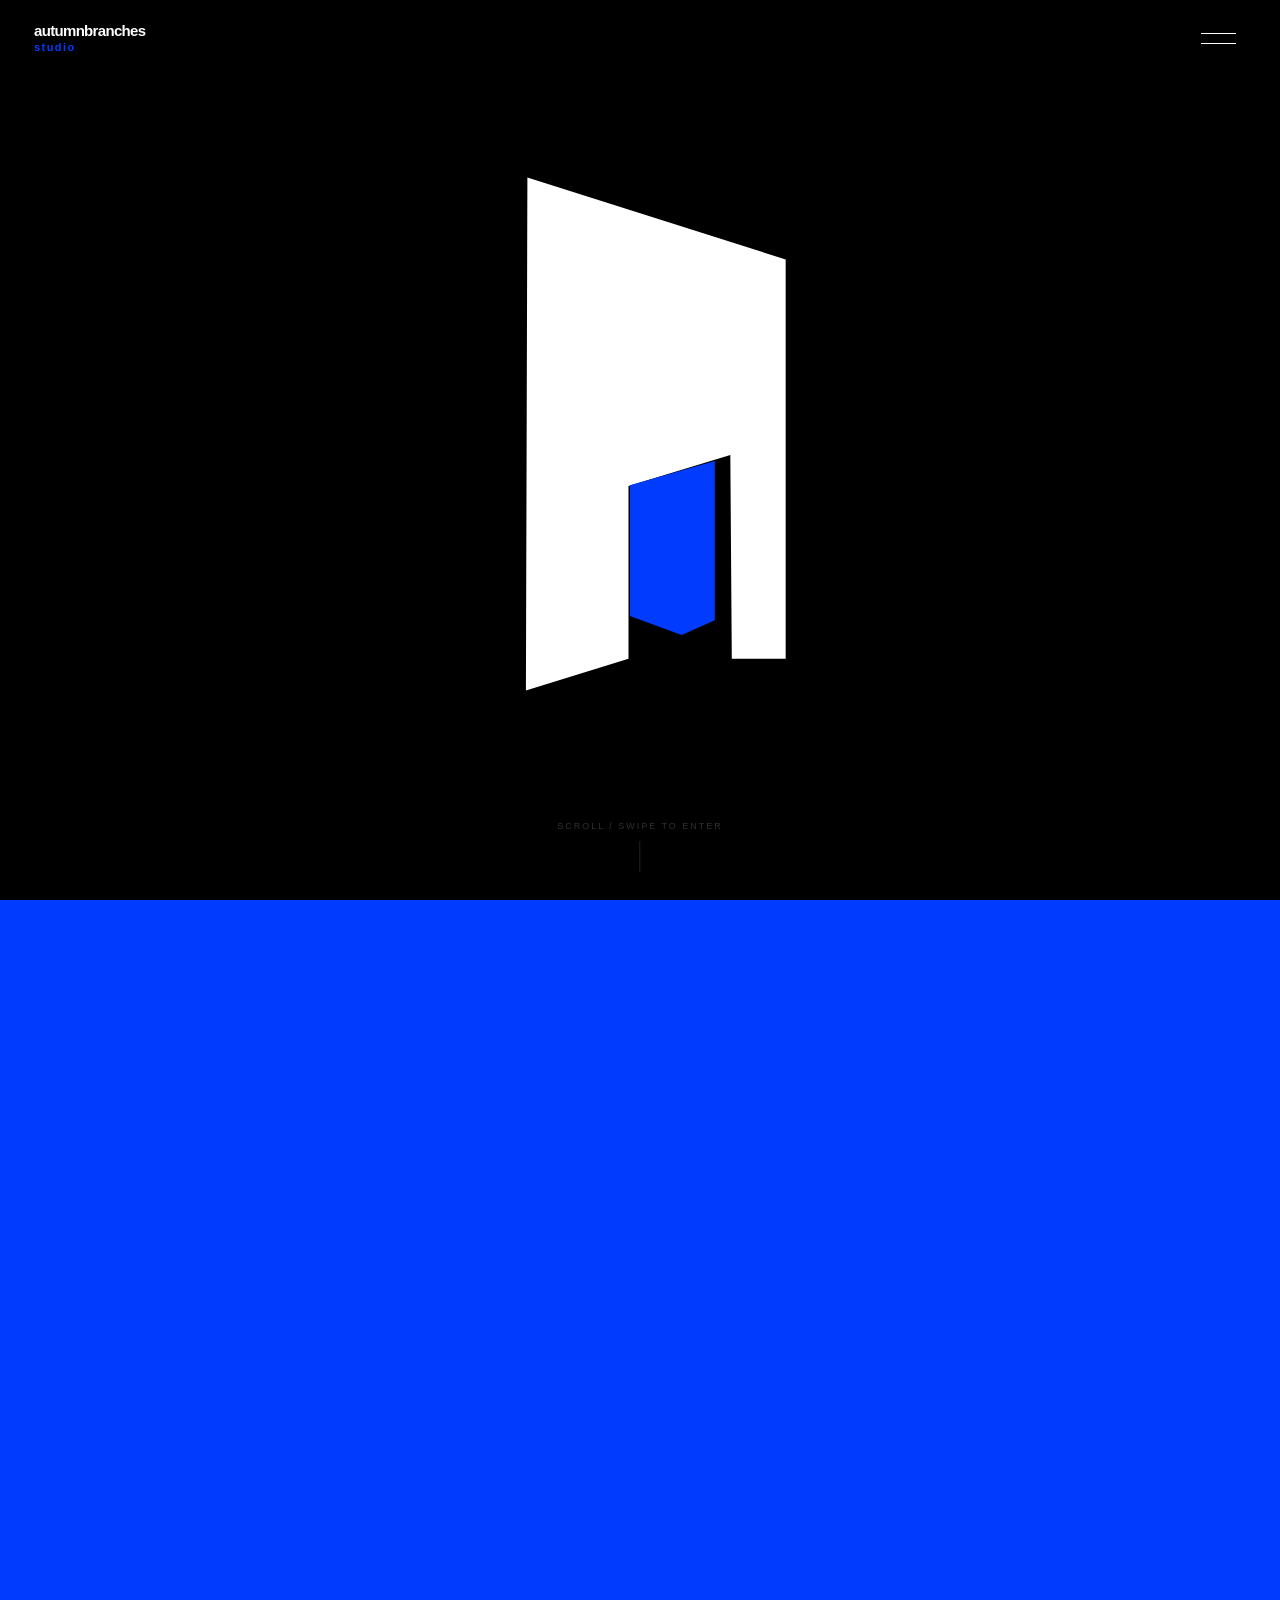
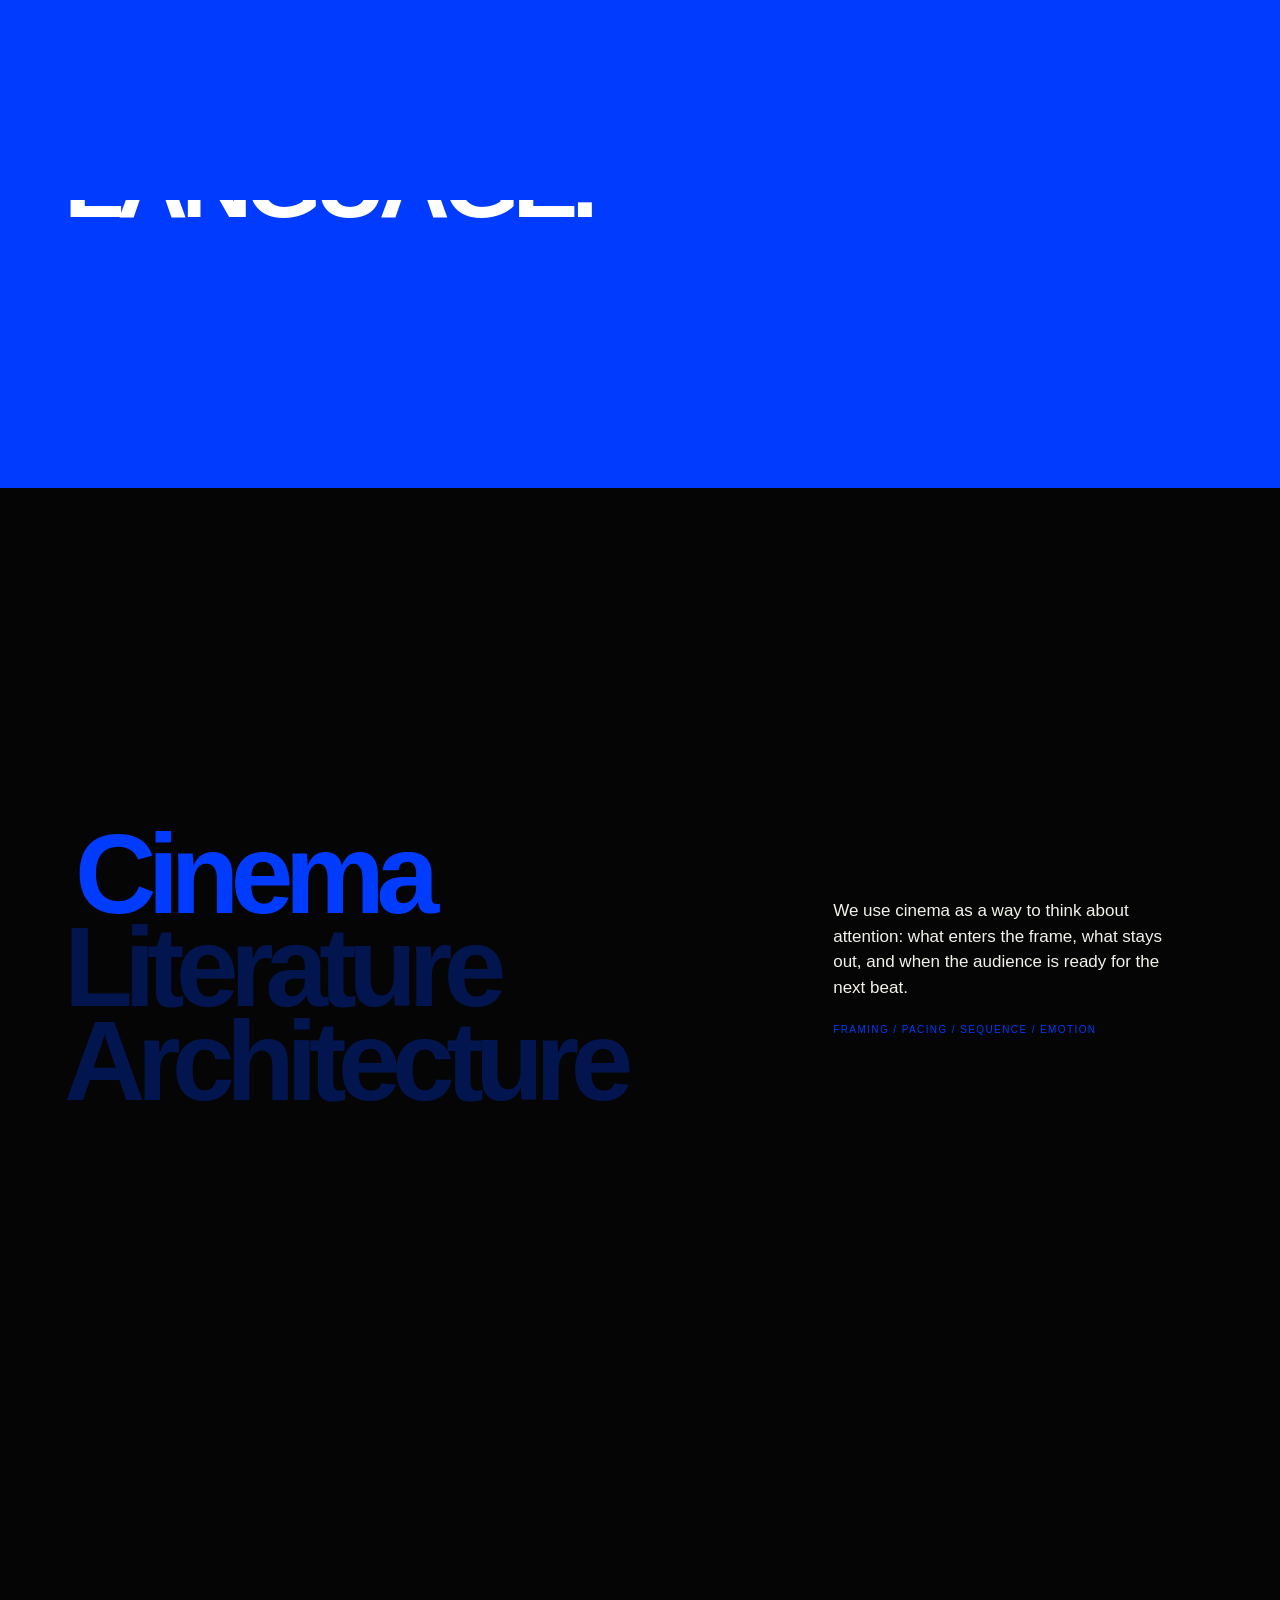
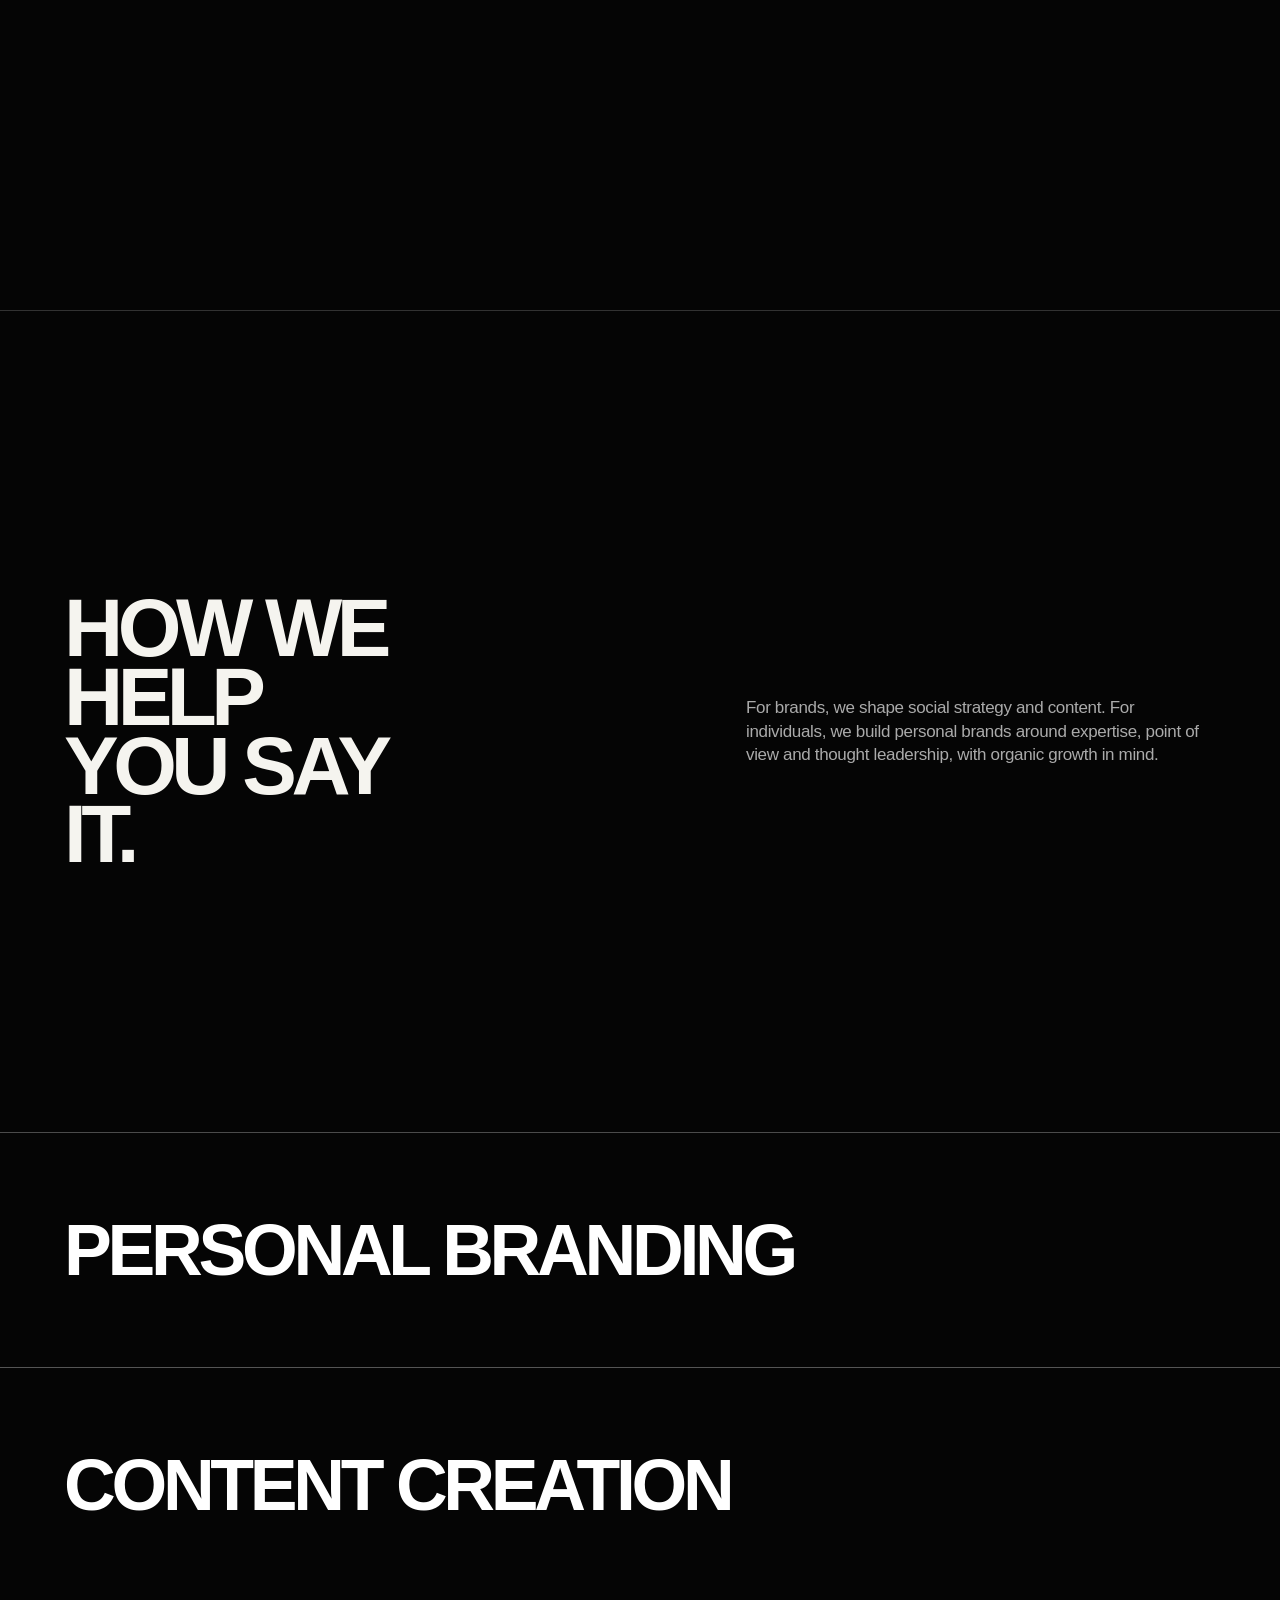
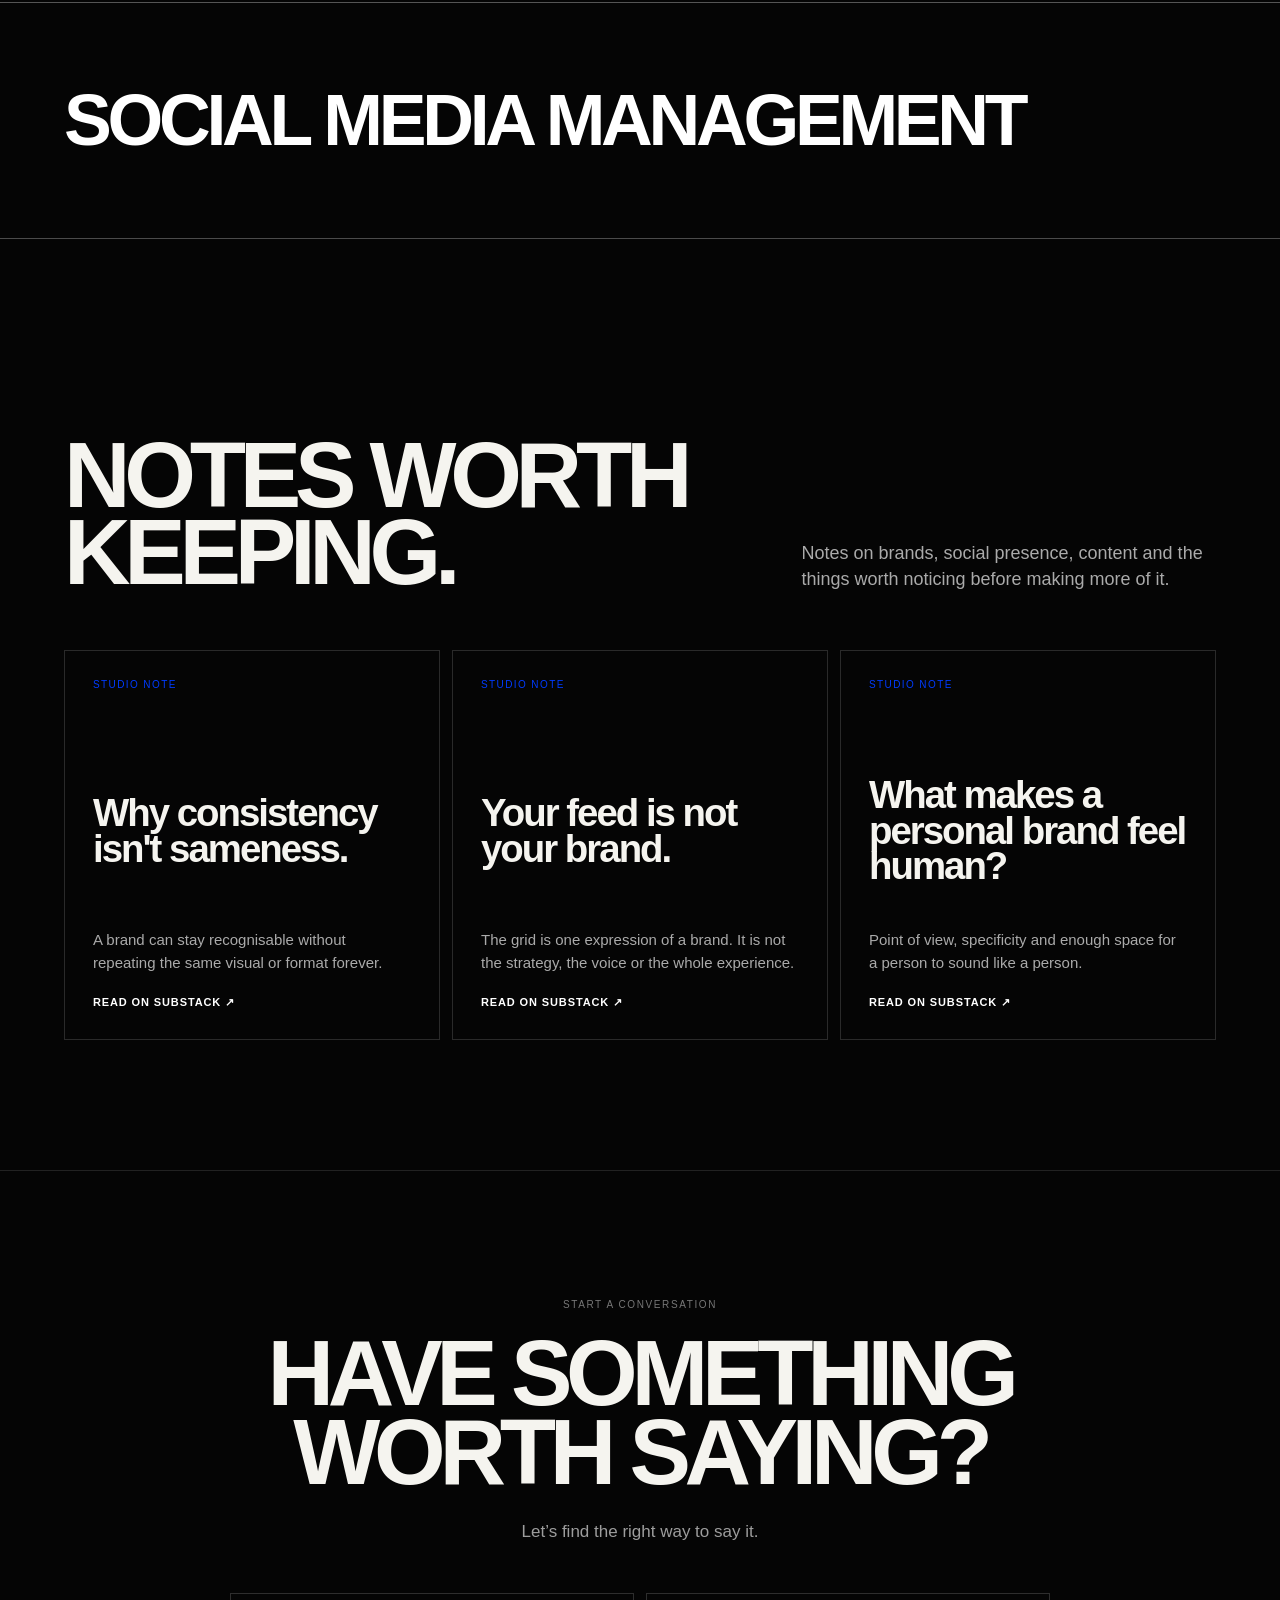
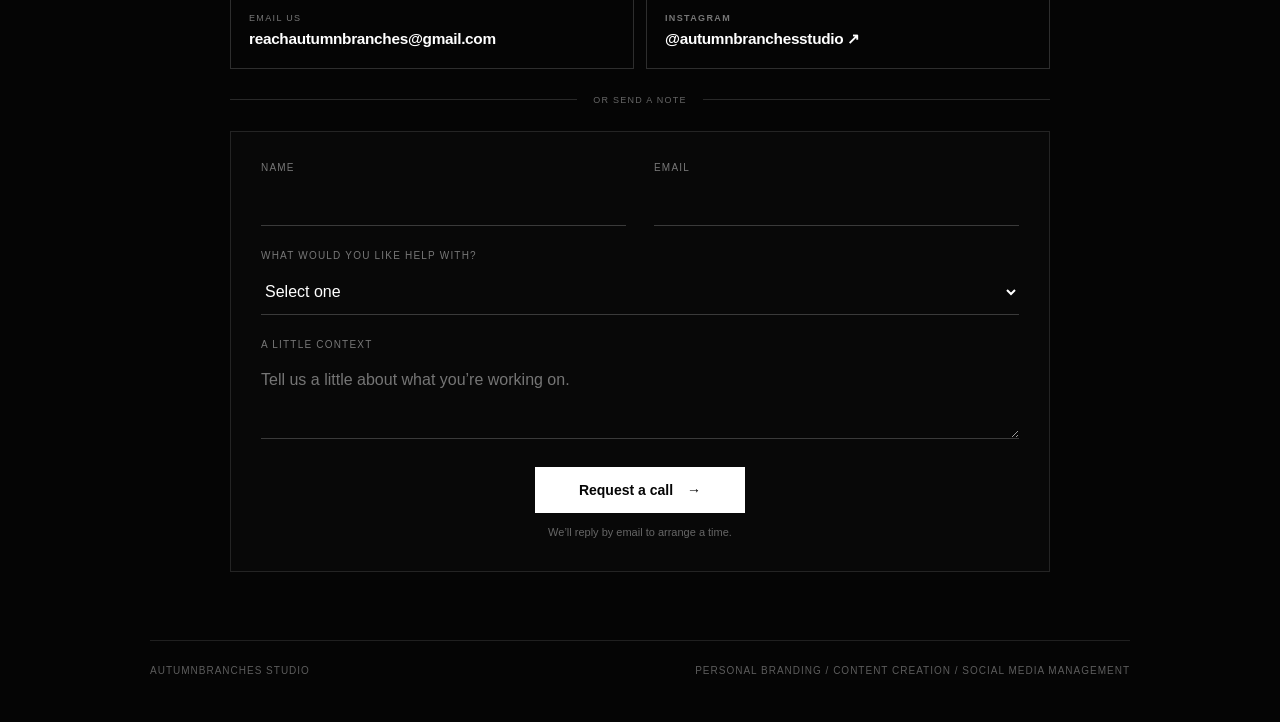
<file: index.html>
<!DOCTYPE html>

<html lang="en"><head>
<meta charset="utf-8"/>
<meta name="viewport" content="width=device-width,initial-scale=1,viewport-fit=cover"/>
<title>Personal Branding & Content Studio | autumnbranches</title>
<meta name="description" content="Creative strategy studio for personal branding, content creation, social media strategy and website development, shaped around how each brand needs to show up."/>
<meta name="author" content="autumnbranches studio"/>
<meta name="robots" content="index,follow,max-image-preview:large,max-snippet:-1,max-video-preview:-1"/>
<meta name="theme-color" content="#050505"/>
<meta name="color-scheme" content="dark"/>
<link rel="canonical" href="https://autumnbranchesstudio.com/"/>
<link rel="icon" href="assets/favicon.svg" type="image/svg+xml"/>
<link rel="apple-touch-icon" href="assets/apple-touch-icon.png"/>
<link rel="manifest" href="/site.webmanifest"/>
<link rel="me" href="https://www.instagram.com/autumnbranchesstudio/"/>
<link rel="me" href="https://autumnbranchesstudio.substack.com/"/>
<link rel="stylesheet" href="site.css?v=2.31"/>
<meta property="og:type" content="website"/>
<meta property="og:site_name" content="autumnbranches studio"/>
<meta property="og:locale" content="en_US"/>
<meta property="og:title" content="Personal Branding & Content Studio | autumnbranches"/>
<meta property="og:description" content="Creative strategy studio for personal branding, content creation, social media strategy and website development, shaped around how each brand needs to show up."/>
<meta property="og:url" content="https://autumnbranchesstudio.com/"/>
<meta property="og:image" content="https://autumnbranchesstudio.com/assets/social/home-social-v233.png"/>
<meta property="og:image:secure_url" content="https://autumnbranchesstudio.com/assets/social/home-social-v233.png"/>
<meta property="og:image:width" content="1200"/>
<meta property="og:image:height" content="630"/>
<meta property="og:image:type" content="image/png"/>
<meta property="og:image:alt" content="autumnbranches studio — personal branding, content and social media strategy"/>
<meta name="twitter:card" content="summary_large_image"/>
<meta name="twitter:title" content="Personal Branding & Content Studio | autumnbranches"/>
<meta name="twitter:description" content="Creative strategy studio for personal branding, content creation, social media strategy and website development, shaped around how each brand needs to show up."/>
<meta name="twitter:url" content="https://autumnbranchesstudio.com/"/>
<meta name="twitter:image" content="https://autumnbranchesstudio.com/assets/social/home-social-v233.png"/>
<meta name="twitter:image:alt" content="autumnbranches studio — personal branding, content and social media strategy"/>
<meta name="application-name" content="autumnbranches studio"/>
<meta name="apple-mobile-web-app-title" content="autumnbranches studio"/>
<meta name="websitelaunches-verification" content="9e3c357ff46d65dcc9aed07fcfc7cad3">
<script type="application/ld+json">{"@context":"https://schema.org","@graph":[{"@type":"Organization","@id":"https://autumnbranchesstudio.com/#organization","name":"autumnbranches studio","url":"https://autumnbranchesstudio.com/","logo":{"@type":"ImageObject","url":"https://autumnbranchesstudio.com/assets/apple-touch-icon.png","width":180,"height":180},"email":"mailto:reachautumnbranches@gmail.com","sameAs":["https://www.instagram.com/autumnbranchesstudio/","https://autumnbranchesstudio.substack.com/"],"knowsAbout":["Personal branding","Content strategy","Content creation","Social media strategy","Creative direction","Website development","Brand positioning","Thought leadership"]},{"@type":"WebSite","@id":"https://autumnbranchesstudio.com/#website","url":"https://autumnbranchesstudio.com/","name":"autumnbranches studio","publisher":{"@id":"https://autumnbranchesstudio.com/#organization"},"inLanguage":"en"},{"@type":"ImageObject","@id":"https://autumnbranchesstudio.com/#primaryimage","url":"https://autumnbranchesstudio.com/assets/social/home-social-v233.png","contentUrl":"https://autumnbranchesstudio.com/assets/social/home-social-v233.png","width":1200,"height":630},{"@type":"WebPage","@id":"https://autumnbranchesstudio.com/#webpage","url":"https://autumnbranchesstudio.com/","name":"Personal Branding & Content Studio | autumnbranches","description":"Creative strategy studio for personal branding, content creation, social media strategy and website development, shaped around how each brand needs to show up.","isPartOf":{"@id":"https://autumnbranchesstudio.com/#website"},"about":{"@id":"https://autumnbranchesstudio.com/#organization"},"primaryImageOfPage":{"@id":"https://autumnbranchesstudio.com/#primaryimage"},"inLanguage":"en"},{"@type":"ItemList","name":"autumnbranches studio services","itemListElement":[{"@type":"Service","position":1,"name":"Personal Branding","provider":{"@id":"https://autumnbranchesstudio.com/#organization"},"description":"Positioning, voice and messaging, content pillars, thought leadership and social identity."},{"@type":"Service","position":2,"name":"Content Creation","provider":{"@id":"https://autumnbranchesstudio.com/#organization"},"description":"Content concepts, creative direction, copywriting, short-form video, carousels, stories and website development."},{"@type":"Service","position":3,"name":"Social Media Management","provider":{"@id":"https://autumnbranchesstudio.com/#organization"},"description":"Social strategy, planning, publishing, community rhythm and ongoing refinement."}]}]}</script>
<script>window.AUTUMNBRANCHES_ANALYTICS={provider:"ga4",id:"G-Y8Q6GT62GQ"};</script>
<script defer src="/assets/js/analytics.js"></script>
</head><body data-page="home"><a class="skip-link" href="#main">Skip to main content</a><header class="site-header entry-overlay"><a class="brand" href="index.html"><span>autumnbranches</span><span>studio</span></a><button aria-expanded="false" aria-label="Open navigation" class="menu-trigger"></button></header><div class="menu-plane"><div class="menu-inner"><nav aria-label="Primary navigation" class="menu-list"><a class="menu-link" data-desc="Overview / proposition" data-page="home" href="#intro" style="--i:0">Home</a>
<a class="menu-link" data-desc="Cinema / literature / architecture" data-page="studio" href="studio/index.html" style="--i:1">Studio</a>
<a class="menu-link" data-desc="Personal branding / content / social" data-page="expertise" href="#expertise" style="--i:2">Expertise</a>
<a class="menu-link" data-desc="Selected concept studies" data-page="work" href="work/index.html" style="--i:3">Work</a>
<a class="menu-link" data-desc="Notes / observations / ideas" data-page="thinking" href="#thinking" style="--i:4">Thinking</a>
<a class="menu-link" data-desc="Start a conversation" data-page="contact" href="#contact" style="--i:5">Contact</a></nav></div></div><main id="main"><section aria-label="Enter autumnbranches studio" class="entry-scroll"><div class="entry-stage"><svg aria-label="autumnbranches Frame" class="entry-svg" preserveaspectratio="xMidYMid slice" shape-rendering="geometricPrecision" viewbox="-300 -300 1854 1854"><rect fill="#000" height="4000" width="4000" x="-1000" y="-1000"></rect><polygon fill="#fff" points="478,267 476,962 615,919 615,685 753,643 755,919 828,919 828,378"></polygon><polygon fill="#013BFE" points="732,651 617,684 617,861 687,887 732,867"></polygon></svg><div class="entry-fill"></div><div class="entry-caption">Scroll / swipe to enter</div></div></section>
<section class="intro-blue" data-header-blue="" id="intro"><h1><span>YOUR BRAND,</span><span>IN ITS OWN</span><span class="last">LANGUAGE.</span></h1><div class="intro-side"><p>Creative strategy, social media and content shaped around how your brand needs to show up.</p><a class="work-cta" href="work/index.html?return=../index.html%3Fsection%3Dintro%23intro">View selected work</a></div></section>
<section class="studio-home" id="studio"><div class="studio-sticky"><div><div class="studio-words"><a class="studio-word" href="studio/index.html?return=../index.html%3Fsection%3Dstudio%23studio&amp;lens=cinema">Cinema</a><a class="studio-word" href="studio/index.html?return=../index.html%3Fsection%3Dstudio%23studio&amp;lens=literature">Literature</a><a class="studio-word" href="studio/index.html?return=../index.html%3Fsection%3Dstudio%23studio&amp;lens=architecture">Architecture</a></div></div><div class="studio-copy"></div></div></section>
<section class="expertise" id="expertise"><div class="expertise-head"><h2>HOW WE HELP<br/>YOU SAY IT.</h2><p>For brands, we shape social strategy and content. For individuals, we build personal brands around expertise, point of view and thought leadership, with organic growth in mind.</p></div><div class="services"><article aria-label="Personal Branding capabilities" class="service-strip" tabindex="0"><div class="service-layer service-title">Personal Branding</div><div class="service-layer service-detail"><div class="index">01 / Personal Branding</div><div class="items"><span>Positioning</span><span>Voice + messaging</span><span>Content pillars</span><span>Thought leadership</span><span>Social identity</span></div></div></article><article aria-label="Content Creation capabilities" class="service-strip" tabindex="0"><div class="service-layer service-title">Content Creation</div><div class="service-layer service-detail"><div class="index">02 / Content Creation</div><div class="items"><span>Content concepts</span><span>Creative direction</span><span>Copywriting</span><span>Short-form video</span><span>Carousels + stories</span><span>Website development</span></div></div></article><article aria-label="Social Media Management capabilities" class="service-strip" tabindex="0"><div class="service-layer service-title">Social Media Management</div><div class="service-layer service-detail"><div class="index">03 / Social Media Management</div><div class="items"><span>Social strategy</span><span>Planning</span><span>Publishing</span><span>Community rhythm</span><span>Ongoing refinement</span></div></div></article></div></section>
<section class="thinking" id="thinking"><div class="thinking-head"><h2>NOTES WORTH<br/>KEEPING.</h2><p>Notes on brands, social presence, content and the things worth noticing before making more of it.</p></div><div class="thinking-cards"><a class="thinking-card" href="https://autumnbranchesstudio.substack.com/p/why-consistency-isnt-sameness?r=8xw2ec&amp;utm_campaign=post-expanded-share&amp;utm_medium=post%20viewer" rel="noopener noreferrer" target="_blank"><div class="thinking-index">Studio note</div><h3>Why consistency isn't sameness.</h3><p>A brand can stay recognisable without repeating the same visual or format forever.<span class="arrow">Read on Substack ↗</span></p></a><a class="thinking-card" href="https://autumnbranchesstudio.substack.com/p/your-feed-is-not-your-brand?r=8xw2ec&amp;utm_campaign=post-expanded-share&amp;utm_medium=post%20viewer" rel="noopener noreferrer" target="_blank"><div class="thinking-index">Studio note</div><h3>Your feed is not your brand.</h3><p>The grid is one expression of a brand. It is not the strategy, the voice or the whole experience.<span class="arrow">Read on Substack ↗</span></p></a><a class="thinking-card" href="https://autumnbranchesstudio.substack.com/p/what-makes-a-personal-brand-feel?r=8xw2ec&amp;utm_campaign=post-expanded-share&amp;utm_medium=post%20viewer" rel="noopener noreferrer" target="_blank"><div class="thinking-index">Studio note</div><h3>What makes a personal brand feel human?</h3><p>Point of view, specificity and enough space for a person to sound like a person.<span class="arrow">Read on Substack ↗</span></p></a></div></section><section class="contact-section" id="contact">
<div class="contact-inner">
<div class="contact-kicker">START A CONVERSATION</div>
<h2>HAVE SOMETHING<br/>WORTH SAYING?</h2>
<p class="contact-lead">Let’s find the right way to say it.</p>
<div class="contact-options">
<div class="contact-direct-actions">
<a class="contact-email" href="mailto:reachautumnbranches@gmail.com">
<span class="contact-option-label">EMAIL US</span>
<span class="contact-email-address">reachautumnbranches@gmail.com</span>
</a>
<a aria-label="Autumn Branches Studio on Instagram" class="contact-instagram" href="https://www.instagram.com/autumnbranchesstudio?igsi=c3Jsd28yYmlqbnRp&amp;utm_source=qr" rel="noopener noreferrer" target="_blank"><span class="contact-option-label">INSTAGRAM</span><span class="contact-action-value">@autumnbranchesstudio ↗</span></a>
</div>
<div class="contact-or">OR SEND A NOTE</div>
<form action="https://formspree.io/f/xvkggedv" class="call-form" id="callForm" method="POST">
<input name="_subject" type="hidden" value="New Autumnbranches Studio enquiry"/>
<div class="form-grid">
<label><span>Name</span><input autocomplete="name" name="name" required="" type="text"/></label>
<label><span>Email</span><input autocomplete="email" name="email" required="" type="email"/></label>
<label class="form-wide"><span>What would you like help with?</span><select name="service" required=""><option disabled="" selected="" value="">Select one</option><option>Personal branding</option><option>Content creation</option><option>Social media management</option><option>Something else</option></select></label>
<label class="form-wide"><span>A little context</span><textarea name="context" placeholder="Tell us a little about what you’re working on." rows="3"></textarea></label>
</div>
<button class="call-submit" type="submit">Request a call <span>→</span></button>
<p aria-live="polite" class="form-note" id="formStatus">We’ll reply by email to arrange a time.</p>
</form>
</div>
</div>
<div class="contact-foot"><span>autumnbranches studio</span><span>personal branding / content creation / social media management</span></div>
</section></main><script src="site.js?v=2.31"></script></body></html>
</file>
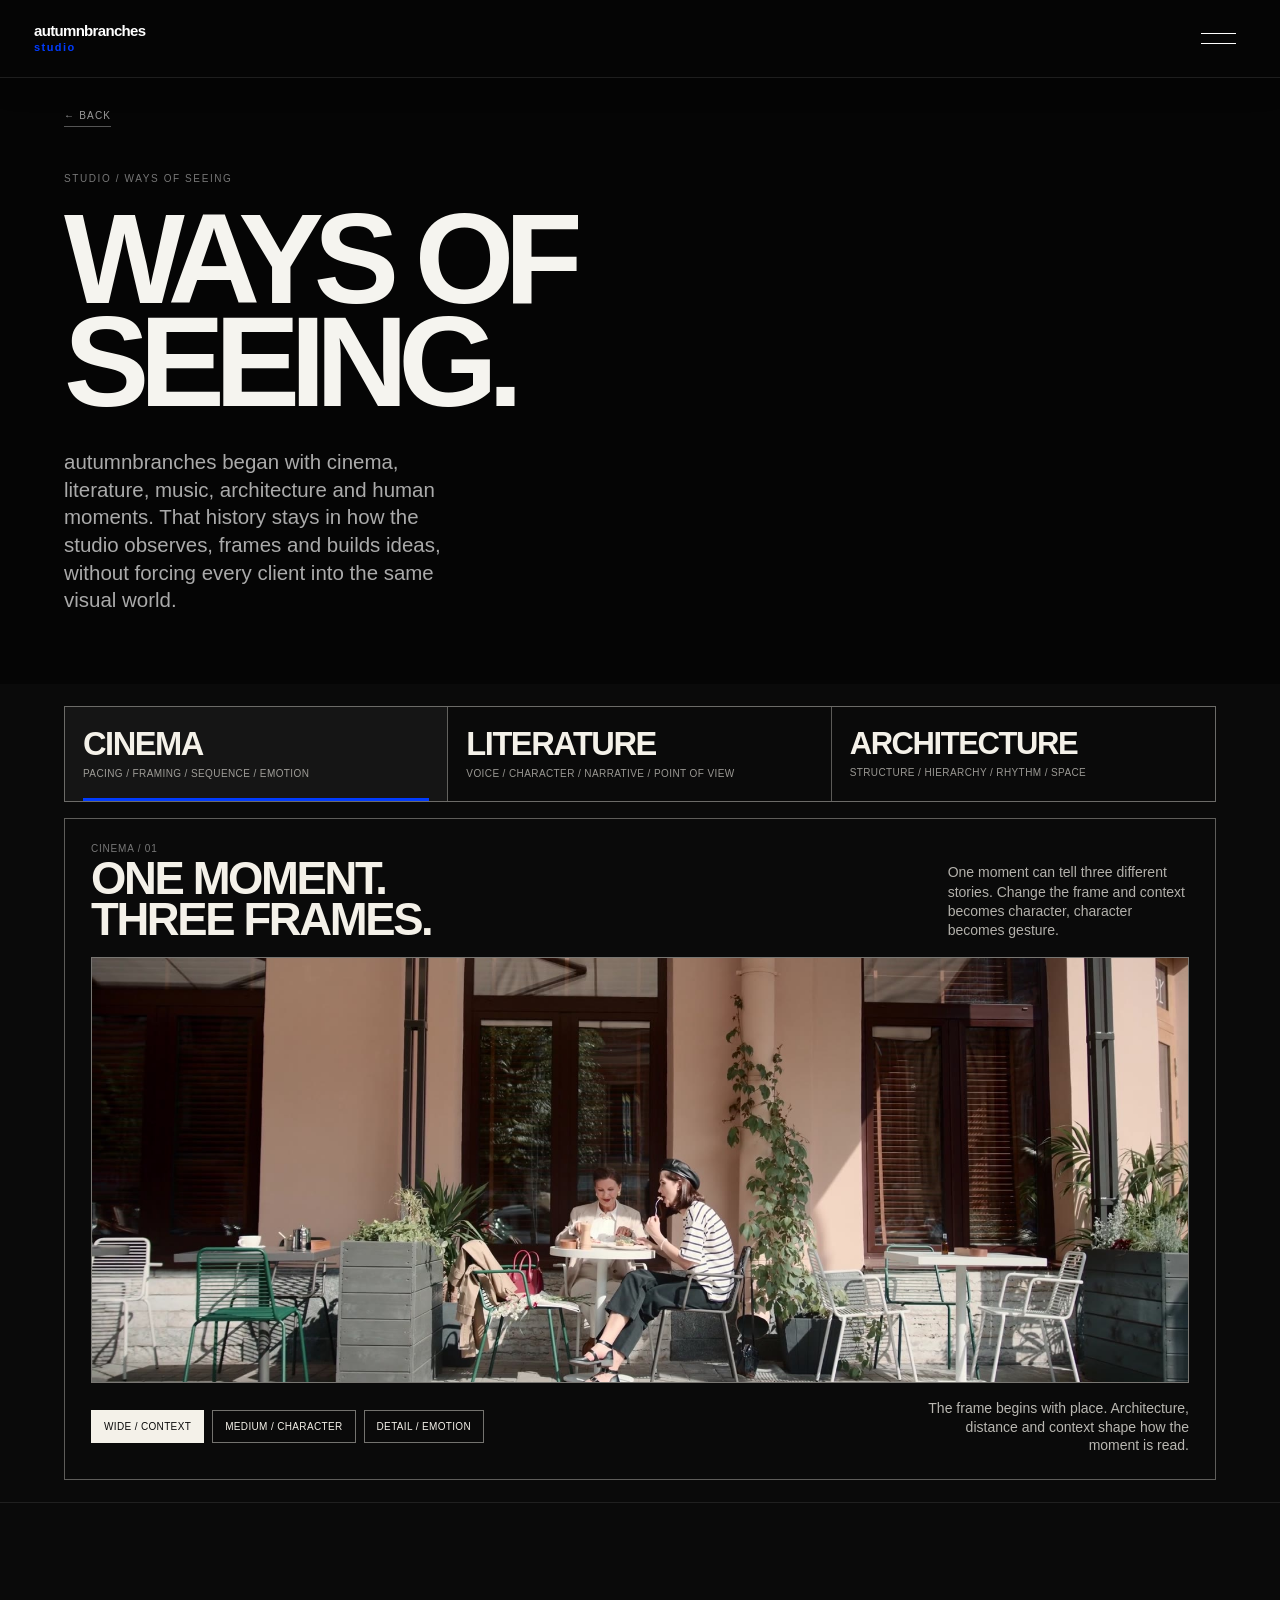
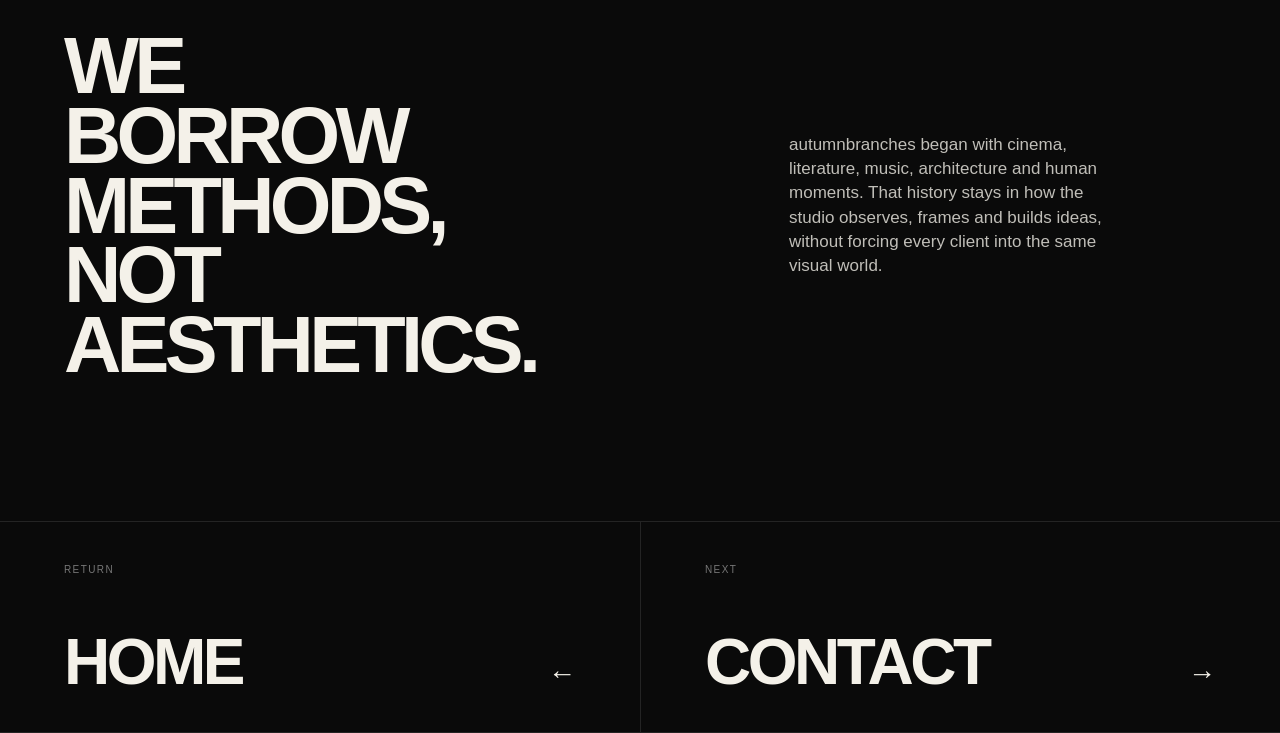
<file: studio/index.html>
<!DOCTYPE html>

<html lang="en"><head>
<meta charset="utf-8"/>
<meta name="viewport" content="width=device-width,initial-scale=1,viewport-fit=cover"/>
<title>Studio Approach: Cinema, Literature & Architecture | autumnbranches</title>
<meta name="description" content="Explore how autumnbranches studio borrows methods from cinema, literature and architecture to frame ideas, build narratives and organise creative work."/>
<meta name="author" content="autumnbranches studio"/>
<meta name="robots" content="index,follow,max-image-preview:large,max-snippet:-1,max-video-preview:-1"/>
<meta name="theme-color" content="#050505"/>
<meta name="color-scheme" content="dark"/>
<link rel="canonical" href="https://autumnbranchesstudio.com/studio/"/>
<link rel="icon" href="../assets/favicon.svg" type="image/svg+xml"/>
<link rel="apple-touch-icon" href="../assets/apple-touch-icon.png"/>
<link rel="manifest" href="/site.webmanifest"/>
<link rel="me" href="https://www.instagram.com/autumnbranchesstudio/"/>
<link rel="me" href="https://autumnbranchesstudio.substack.com/"/>
<link rel="stylesheet" href="../assets/css/site.css"/>
<meta property="og:type" content="website"/>
<meta property="og:site_name" content="autumnbranches studio"/>
<meta property="og:locale" content="en_US"/>
<meta property="og:title" content="Studio Approach: Cinema, Literature & Architecture | autumnbranches"/>
<meta property="og:description" content="Explore how autumnbranches studio borrows methods from cinema, literature and architecture to frame ideas, build narratives and organise creative work."/>
<meta property="og:url" content="https://autumnbranchesstudio.com/studio/"/>
<meta property="og:image" content="https://autumnbranchesstudio.com/assets/social/studio-social-v233.png"/>
<meta property="og:image:secure_url" content="https://autumnbranchesstudio.com/assets/social/studio-social-v233.png"/>
<meta property="og:image:width" content="1200"/>
<meta property="og:image:height" content="630"/>
<meta property="og:image:type" content="image/png"/>
<meta property="og:image:alt" content="autumnbranches studio approach — cinema, literature and architecture"/>
<meta name="twitter:card" content="summary_large_image"/>
<meta name="twitter:title" content="Studio Approach: Cinema, Literature & Architecture | autumnbranches"/>
<meta name="twitter:description" content="Explore how autumnbranches studio borrows methods from cinema, literature and architecture to frame ideas, build narratives and organise creative work."/>
<meta name="twitter:url" content="https://autumnbranchesstudio.com/studio/"/>
<meta name="twitter:image" content="https://autumnbranchesstudio.com/assets/social/studio-social-v233.png"/>
<meta name="twitter:image:alt" content="autumnbranches studio approach — cinema, literature and architecture"/>
<meta name="application-name" content="autumnbranches studio"/>
<meta name="apple-mobile-web-app-title" content="autumnbranches studio"/>
<script type="application/ld+json">{"@context":"https://schema.org","@graph":[{"@type":"Organization","@id":"https://autumnbranchesstudio.com/#organization","name":"autumnbranches studio","url":"https://autumnbranchesstudio.com/","logo":{"@type":"ImageObject","url":"https://autumnbranchesstudio.com/assets/apple-touch-icon.png","width":180,"height":180},"email":"mailto:reachautumnbranches@gmail.com","sameAs":["https://www.instagram.com/autumnbranchesstudio/","https://autumnbranchesstudio.substack.com/"],"knowsAbout":["Personal branding","Content strategy","Content creation","Social media strategy","Creative direction","Website development","Brand positioning","Thought leadership"]},{"@type":"WebSite","@id":"https://autumnbranchesstudio.com/#website","url":"https://autumnbranchesstudio.com/","name":"autumnbranches studio","publisher":{"@id":"https://autumnbranchesstudio.com/#organization"},"inLanguage":"en"},{"@type":"ImageObject","@id":"https://autumnbranchesstudio.com/studio/#primaryimage","url":"https://autumnbranchesstudio.com/assets/social/studio-social-v233.png","contentUrl":"https://autumnbranchesstudio.com/assets/social/studio-social-v233.png","width":1200,"height":630},{"@type":"AboutPage","@id":"https://autumnbranchesstudio.com/studio/#webpage","url":"https://autumnbranchesstudio.com/studio/","name":"Studio Approach: Cinema, Literature & Architecture | autumnbranches","description":"Explore how autumnbranches studio borrows methods from cinema, literature and architecture to frame ideas, build narratives and organise creative work.","isPartOf":{"@id":"https://autumnbranchesstudio.com/#website"},"about":{"@id":"https://autumnbranchesstudio.com/#organization"},"primaryImageOfPage":{"@id":"https://autumnbranchesstudio.com/studio/#primaryimage"},"inLanguage":"en"},{"@type":"BreadcrumbList","itemListElement":[{"@type":"ListItem","position":1,"name":"Home","item":"https://autumnbranchesstudio.com/"},{"@type":"ListItem","position":2,"name":"Studio","item":"https://autumnbranchesstudio.com/studio/"}]}]}</script>
<script>window.AUTUMNBRANCHES_ANALYTICS={provider:"ga4",id:"G-Y8Q6GT62GQ"};</script>
<script defer src="/assets/js/analytics.js"></script>
</head><body class="studio-page studio-page-v24" data-page="studio"><header class="site-header"><a class="brand" href="../index.html"><span>autumnbranches</span><span>studio</span></a><button aria-expanded="false" aria-label="Open navigation" class="menu-trigger"></button></header><div class="menu-plane"><div class="menu-inner"><nav aria-label="Primary navigation" class="menu-list"><a class="menu-link" data-desc="Overview / proposition" data-page="home" href="../index.html?section=intro#intro" style="--i:0">Home</a>
<a class="menu-link" data-desc="Cinema / literature / architecture" data-page="studio" href="../studio/index.html" style="--i:1">Studio</a>
<a class="menu-link" data-desc="Personal branding / content / social" data-page="expertise" href="../index.html?section=expertise#expertise" style="--i:2">Expertise</a>
<a class="menu-link" data-desc="Selected concept studies" data-page="work" href="../work/index.html" style="--i:3">Work</a>
<a class="menu-link" data-desc="Notes / observations / ideas" data-page="thinking" href="../index.html?section=thinking#thinking" style="--i:4">Thinking</a>
<a class="menu-link" data-desc="Start a conversation" data-page="contact" href="../index.html?section=contact#contact" style="--i:5">Contact</a></nav></div></div><main><section class="page-hero studio-intro"><a class="context-back js-smart-back" data-fallback="../index.html?section=studio#studio" href="../index.html?section=studio#studio">← Back</a><div class="eyebrow">Studio / Ways of seeing</div><h1>WAYS OF<br/>SEEING.</h1><p class="lead">autumnbranches began with cinema, literature, music, architecture and human moments. That history stays in how the studio observes, frames and builds ideas, without forcing every client into the same visual world.</p></section>
<section class="legacy-lens" id="lens">
<div aria-label="autumnbranches creative lenses" class="lens-tabs" role="tablist">
<button aria-selected="true" class="lens-tab active" data-lens="cinema" role="tab"><span class="title">CINEMA</span><span class="mini">Pacing / framing / sequence / emotion</span></button>
<button aria-selected="false" class="lens-tab" data-lens="literature" role="tab"><span class="title">LITERATURE</span><span class="mini">Voice / character / narrative / point of view</span></button>
<button aria-selected="false" class="lens-tab" data-lens="architecture" role="tab"><span class="title">ARCHITECTURE</span><span class="mini">Structure / hierarchy / rhythm / space</span></button>
</div>
<div class="lens-stage">
<div class="lens-panel cinema active" data-crop="wide" data-panel="cinema" id="cinema">
<div class="panel-layout"><div class="panel-head"><div><div class="lens-micro">cinema / 01</div><h3>ONE MOMENT.<br/>THREE FRAMES.</h3></div><p>One moment can tell three different stories. Change the frame and context becomes character, character becomes gesture.</p></div>
<div class="scene-frame"><img alt="" aria-hidden="true" class="cinema-fallback" decoding="async" height="1012" src="../assets/cinema-poster.jpg" width="1920"/><video aria-label="Two women talking at an outdoor cafe. The framing changes from the full terrace to their conversation and then to a small gesture." autoplay="" class="cinema-video" loop="" muted="" playsinline="" poster="../assets/cinema-poster.jpg" preload="metadata"><source src="../assets/cinema-three-frames.mp4" type="video/mp4"/></video></div>
<div class="panel-foot"><div class="crop-controls"><button class="crop-btn active" data-crop="wide">Wide / context</button><button class="crop-btn" data-crop="medium">Medium / character</button><button class="crop-btn" data-crop="detail">Detail / emotion</button></div><div class="crop-meaning" id="cropMeaning">The frame begins with place. Architecture, distance and context shape how the moment is read.</div></div></div>
</div>
<div class="lens-panel literature" data-focus="all" data-panel="literature" id="literature">
<div class="panel-layout"><div class="panel-head"><div><div class="lens-micro">literature / 02</div><h3>VOICE BEFORE VOLUME.</h3></div><p>We borrow from literature to think about character, rhythm and point of view. The language should sound recognisable before it sounds polished.</p></div>
<div class="lit-editor"><div class="lit-source"><div class="lens-micro">original studio copy</div><div class="lit-statement"><span class="word character">A brand becomes memorable when it sounds like someone, not everyone.</span> <span class="word voice">Voice creates recognition.</span> <span class="word pov">Point of view gives people a reason to return.</span></div></div><div class="lit-tool"><div class="lens-micro">edit the emphasis</div><div class="lit-question">Who is speaking?<br/>What do they believe?<br/>What would only they say?</div><div class="lit-controls"><button class="lit-btn active" data-focus="all">Full thought</button><button class="lit-btn" data-focus="voice">Voice</button><button class="lit-btn" data-focus="character">Character</button><button class="lit-btn" data-focus="pov">Point of view</button></div><div class="lit-final">A recognisable voice has a point of view.</div></div></div></div>
</div>
<div class="lens-panel architecture" data-panel="architecture" id="architecture">
<div class="panel-layout"><div class="panel-head"><div><div class="lens-micro">architecture / 03</div><h3>GIVE THE IDEA<br/>A STRUCTURE.</h3></div><p>The same parts can feel entirely different depending on how they are organised. Structure decides what leads, what repeats and what gets room to breathe.</p></div>
<div aria-label="The same ten modules arranged to demonstrate structure." class="arch-canvas" data-state="structure" id="archCanvas" role="img"><div aria-hidden="true" class="arch-grid"></div><div class="arch-block b1"><span>01</span></div><div class="arch-block b2"><span>02</span></div><div class="arch-block b3"><span>03</span></div><div class="arch-block b4"><span>04</span></div><div class="arch-block b5"><span>05</span></div><div class="arch-block b6"><span>06</span></div><div class="arch-block b7"><span>07</span></div><div class="arch-block b8"><span>08</span></div><div class="arch-block b9"><span>09</span></div><div class="arch-block b10"><span>10</span></div></div>
<div class="arch-foot"><div aria-label="Change the architecture principle" class="arch-controls" role="group"><button aria-pressed="true" class="arch-mode active" data-arch-state="structure" type="button">Structure</button><button aria-pressed="false" class="arch-mode" data-arch-state="hierarchy" type="button">Hierarchy</button><button aria-pressed="false" class="arch-mode" data-arch-state="rhythm" type="button">Rhythm</button><button aria-pressed="false" class="arch-mode" data-arch-state="space" type="button">Space</button></div><div class="arch-readout"><div class="lens-micro" id="archStateLabel">structure / 01</div><div class="arch-state-copy" id="archStateCopy">Before an idea can communicate, its parts need a relationship.</div></div></div></div>
</div>
</div>
</section>
<section class="lens-thesis"><h2><span>WE BORROW METHODS,</span><span>NOT AESTHETICS.</span></h2><p>autumnbranches began with cinema, literature, music, architecture and human moments. That history stays in how the studio observes, frames and builds ideas, without forcing every client into the same visual world.</p></section>
<nav aria-label="Studio page navigation" class="studio-bottom-nav">
<a href="../index.html#intro"><span class="studio-bottom-label">Return</span><strong>HOME</strong><span aria-hidden="true">←</span></a>
<a href="../index.html#contact"><span class="studio-bottom-label">Next</span><strong>CONTACT</strong><span aria-hidden="true">→</span></a>
</nav></main><script src="../assets/js/site.js"></script></body></html>
</file>
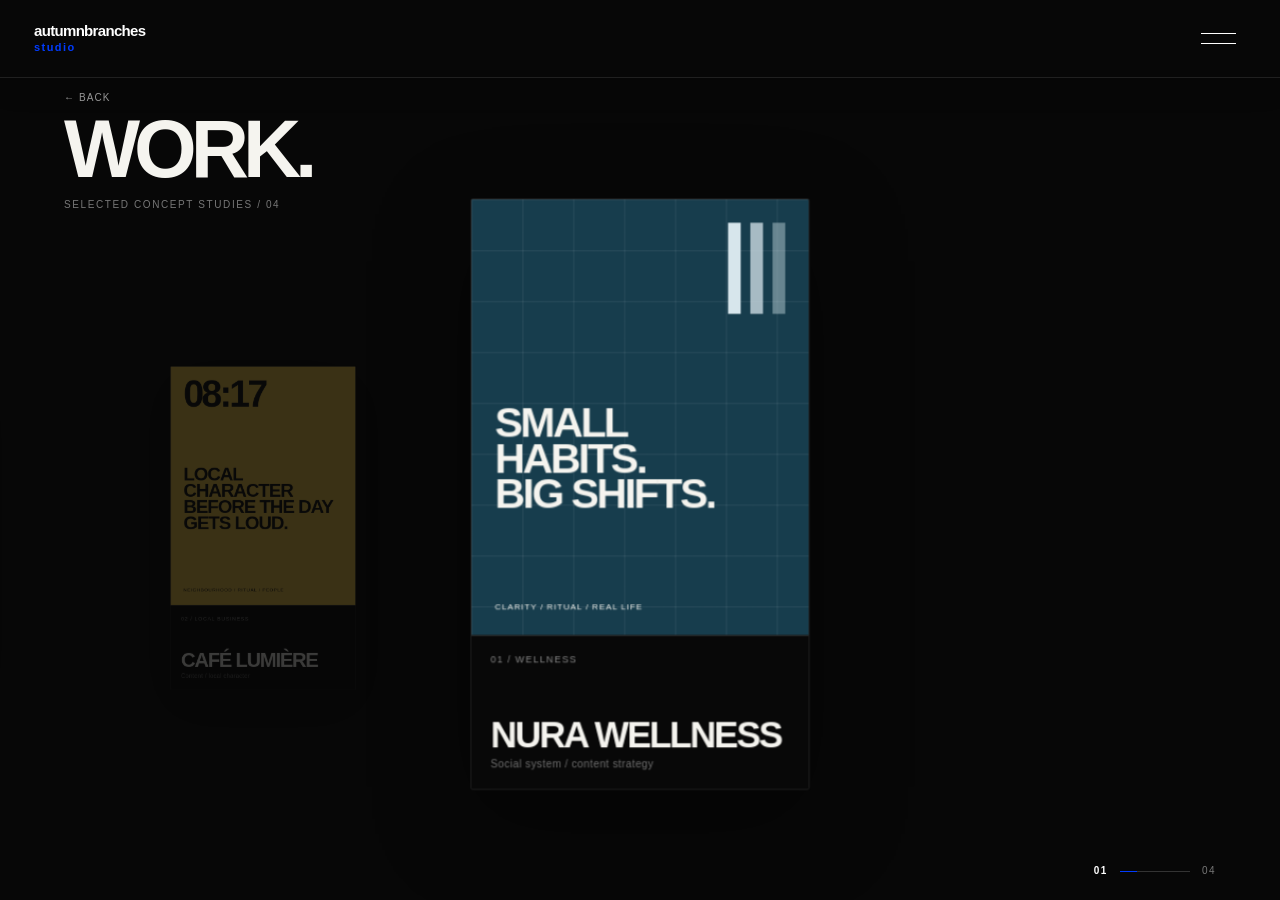
<file: work/index.html>
<!DOCTYPE html>
<html lang="en"><head>
<meta charset="utf-8"/>
<meta name="viewport" content="width=device-width,initial-scale=1,viewport-fit=cover"/>
<title>Selected Brand Strategy & Content Work | autumnbranches</title>
<meta name="description" content="Selected concept studies from autumnbranches studio across wellness, local business, technology and personal branding, spanning strategy, content and social systems."/>
<meta name="author" content="autumnbranches studio"/>
<meta name="robots" content="index,follow,max-image-preview:large,max-snippet:-1,max-video-preview:-1"/>
<meta name="theme-color" content="#050505"/>
<meta name="color-scheme" content="dark"/>
<link rel="canonical" href="https://autumnbranchesstudio.com/work/"/>
<link rel="icon" href="../assets/favicon.svg" type="image/svg+xml"/>
<link rel="apple-touch-icon" href="../assets/apple-touch-icon.png"/>
<link rel="manifest" href="/site.webmanifest"/>
<link rel="me" href="https://www.instagram.com/autumnbranchesstudio/"/>
<link rel="me" href="https://autumnbranchesstudio.substack.com/"/>
<link rel="stylesheet" href="../assets/css/site.css"/>
<meta property="og:type" content="website"/>
<meta property="og:site_name" content="autumnbranches studio"/>
<meta property="og:locale" content="en_US"/>
<meta property="og:title" content="Selected Brand Strategy & Content Work | autumnbranches"/>
<meta property="og:description" content="Selected concept studies from autumnbranches studio across wellness, local business, technology and personal branding, spanning strategy, content and social systems."/>
<meta property="og:url" content="https://autumnbranchesstudio.com/work/"/>
<meta property="og:image" content="https://autumnbranchesstudio.com/assets/social/work-social-v233.png"/>
<meta property="og:image:secure_url" content="https://autumnbranchesstudio.com/assets/social/work-social-v233.png"/>
<meta property="og:image:width" content="1200"/>
<meta property="og:image:height" content="630"/>
<meta property="og:image:type" content="image/png"/>
<meta property="og:image:alt" content="Selected autumnbranches studio brand strategy and content concept studies"/>
<meta name="twitter:card" content="summary_large_image"/>
<meta name="twitter:title" content="Selected Brand Strategy & Content Work | autumnbranches"/>
<meta name="twitter:description" content="Selected concept studies from autumnbranches studio across wellness, local business, technology and personal branding, spanning strategy, content and social systems."/>
<meta name="twitter:url" content="https://autumnbranchesstudio.com/work/"/>
<meta name="twitter:image" content="https://autumnbranchesstudio.com/assets/social/work-social-v233.png"/>
<meta name="twitter:image:alt" content="Selected autumnbranches studio brand strategy and content concept studies"/>
<meta name="application-name" content="autumnbranches studio"/>
<meta name="apple-mobile-web-app-title" content="autumnbranches studio"/>
<script type="application/ld+json">{"@context":"https://schema.org","@graph":[{"@type":"Organization","@id":"https://autumnbranchesstudio.com/#organization","name":"autumnbranches studio","url":"https://autumnbranchesstudio.com/","logo":{"@type":"ImageObject","url":"https://autumnbranchesstudio.com/assets/apple-touch-icon.png","width":180,"height":180},"email":"mailto:reachautumnbranches@gmail.com","sameAs":["https://www.instagram.com/autumnbranchesstudio/","https://autumnbranchesstudio.substack.com/"],"knowsAbout":["Personal branding","Content strategy","Content creation","Social media strategy","Creative direction","Website development","Brand positioning","Thought leadership"]},{"@type":"WebSite","@id":"https://autumnbranchesstudio.com/#website","url":"https://autumnbranchesstudio.com/","name":"autumnbranches studio","publisher":{"@id":"https://autumnbranchesstudio.com/#organization"},"inLanguage":"en"},{"@type":"ImageObject","@id":"https://autumnbranchesstudio.com/work/#primaryimage","url":"https://autumnbranchesstudio.com/assets/social/work-social-v233.png","contentUrl":"https://autumnbranchesstudio.com/assets/social/work-social-v233.png","width":1200,"height":630},{"@type":"CollectionPage","@id":"https://autumnbranchesstudio.com/work/#webpage","url":"https://autumnbranchesstudio.com/work/","name":"Selected Brand Strategy & Content Work | autumnbranches","description":"Selected concept studies from autumnbranches studio across wellness, local business, technology and personal branding, spanning strategy, content and social systems.","isPartOf":{"@id":"https://autumnbranchesstudio.com/#website"},"about":{"@id":"https://autumnbranchesstudio.com/#organization"},"primaryImageOfPage":{"@id":"https://autumnbranchesstudio.com/work/#primaryimage"},"inLanguage":"en","mainEntity":{"@type":"ItemList","itemListElement":[{"@type":"ListItem","position":1,"name":"Nura Wellness","url":"https://autumnbranchesstudio.com/work/nura-wellness/"},{"@type":"ListItem","position":2,"name":"Café Lumière","url":"https://autumnbranchesstudio.com/work/cafe-lumiere/"},{"@type":"ListItem","position":3,"name":"Verde Systems","url":"https://autumnbranchesstudio.com/work/verde-systems/"},{"@type":"ListItem","position":4,"name":"Mara Vale","url":"https://autumnbranchesstudio.com/work/mara-vale/"}]}},{"@type":"BreadcrumbList","itemListElement":[{"@type":"ListItem","position":1,"name":"Home","item":"https://autumnbranchesstudio.com/"},{"@type":"ListItem","position":2,"name":"Work","item":"https://autumnbranchesstudio.com/work/"}]}]}</script>
<script>window.AUTUMNBRANCHES_ANALYTICS={provider:"ga4",id:"G-Y8Q6GT62GQ"};</script>
<script defer src="/assets/js/analytics.js"></script>
</head><body class="work-page" data-page="work">
<header class="site-header"><a class="brand" href="../index.html"><span>autumnbranches</span><span>studio</span></a><button aria-expanded="false" aria-label="Open navigation" class="menu-trigger"></button></header>
<div class="menu-plane"><div class="menu-inner"><nav aria-label="Primary navigation" class="menu-list"><a class="menu-link" data-desc="Overview / proposition" data-page="home" href="../index.html?section=intro#intro" style="--i:0">Home</a><a class="menu-link" data-desc="Cinema / literature / architecture" data-page="studio" href="../studio/index.html" style="--i:1">Studio</a><a class="menu-link" data-desc="Personal branding / content / social" data-page="expertise" href="../index.html?section=expertise#expertise" style="--i:2">Expertise</a><a class="menu-link" data-desc="Selected concept studies" data-page="work" href="../work/index.html" style="--i:3">Work</a><a class="menu-link" data-desc="Notes / observations / ideas" data-page="thinking" href="../index.html?section=thinking#thinking" style="--i:4">Thinking</a><a class="menu-link" data-desc="Start a conversation" data-page="contact" href="../index.html?section=contact#contact" style="--i:5">Contact</a></nav></div></div>
<main class="work-shell"><a class="work-return js-smart-back" data-fallback="../index.html?section=intro#intro" href="../index.html?section=intro#intro">← Back</a><div class="work-label"><h1>WORK.</h1><p>Selected concept studies / 04</p></div>
<div class="work-viewport"><div class="work-track">
<article class="project-card mara" data-href="../work/mara-vale/index.html" data-key="mara-vale" data-title="Mara Vale" tabindex="0"><div class="project-visual"><div class="card-art card-art-mara"><div class="mara-split"><span></span><span></span></div><p>A person<br/>with a point<br/>of view.</p><small>WORK / CULTURE / OPINION / LIFE</small></div></div><div class="project-card-copy"><span>04 / PERSONAL BRAND</span><strong>MARA VALE</strong><em>Positioning / point of view</em></div></article>
<article class="project-card verde" data-href="../work/verde-systems/index.html" data-key="verde-systems" data-title="Verde Systems" tabindex="0"><div class="project-visual"><div class="card-art card-art-verde"><div class="verde-grid"></div><small>SYSTEM / 03 · STATUS: READY</small><p>BUILT FOR<br/>WHAT IS NEXT.</p></div></div><div class="project-card-copy"><span>03 / TECHNOLOGY</span><strong>VERDE SYSTEMS</strong><em>Social strategy / content system</em></div></article>
<article class="project-card cafe" data-href="../work/cafe-lumiere/index.html" data-key="cafe-lumiere" data-title="Café Lumière" tabindex="0"><div class="project-visual"><div class="card-art card-art-cafe"><strong>08:17</strong><p>LOCAL CHARACTER<br/>BEFORE THE DAY<br/>GETS LOUD.</p><small>NEIGHBOURHOOD / RITUAL / PEOPLE</small></div></div><div class="project-card-copy"><span>02 / LOCAL BUSINESS</span><strong>CAFÉ LUMIÈRE</strong><em>Content / local character</em></div></article>
<article class="project-card nura" data-href="../work/nura-wellness/index.html" data-key="nura-wellness" data-title="Nura Wellness" tabindex="0"><div class="project-visual"><div class="card-art card-art-nura"><div class="nura-bars"><i></i><i></i><i></i></div><p>SMALL HABITS.<br/>BIG SHIFTS.</p><small>CLARITY / RITUAL / REAL LIFE</small></div></div><div class="project-card-copy"><span>01 / WELLNESS</span><strong>NURA WELLNESS</strong><em>Social system / content strategy</em></div></article>
</div></div><div class="work-status"><b>01</b><i></i>04</div></main><script src="../assets/js/site.js"></script><script src="../assets/js/work-gallery.js"></script></body></html>
</file>
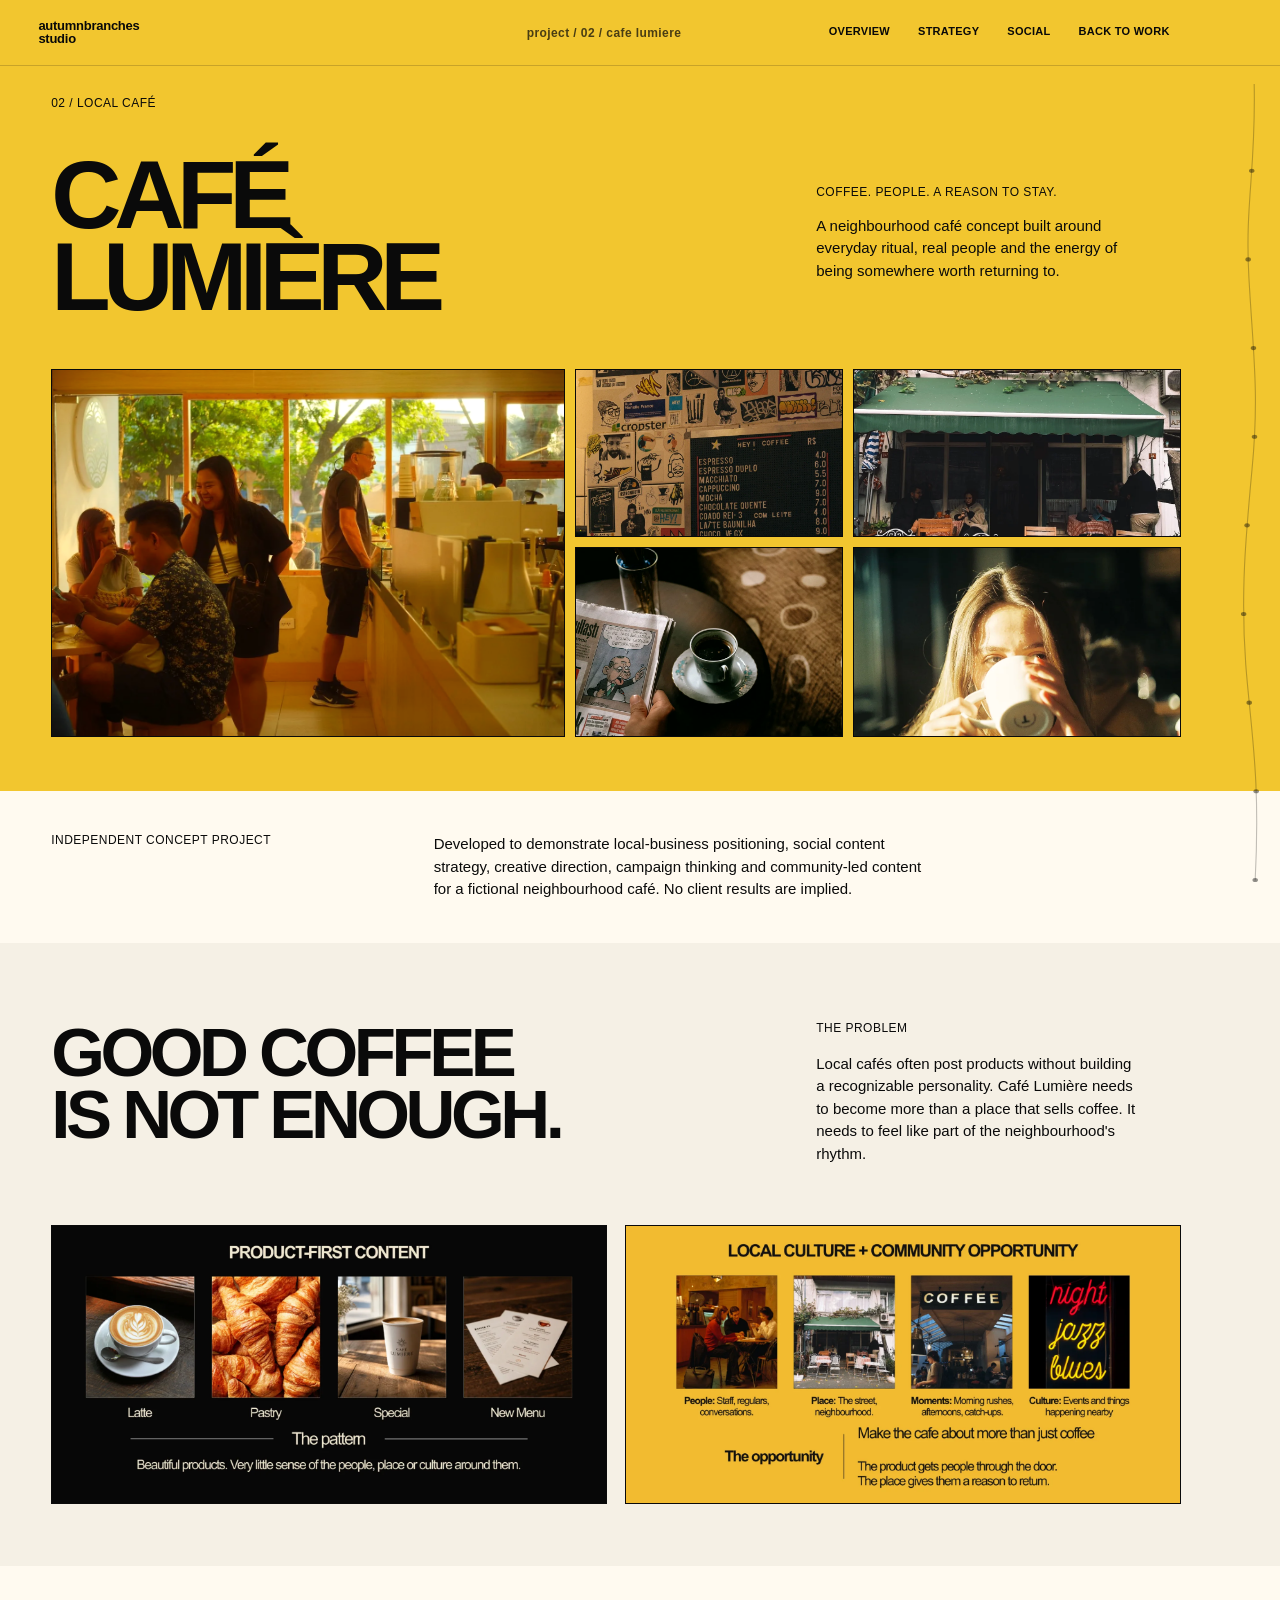
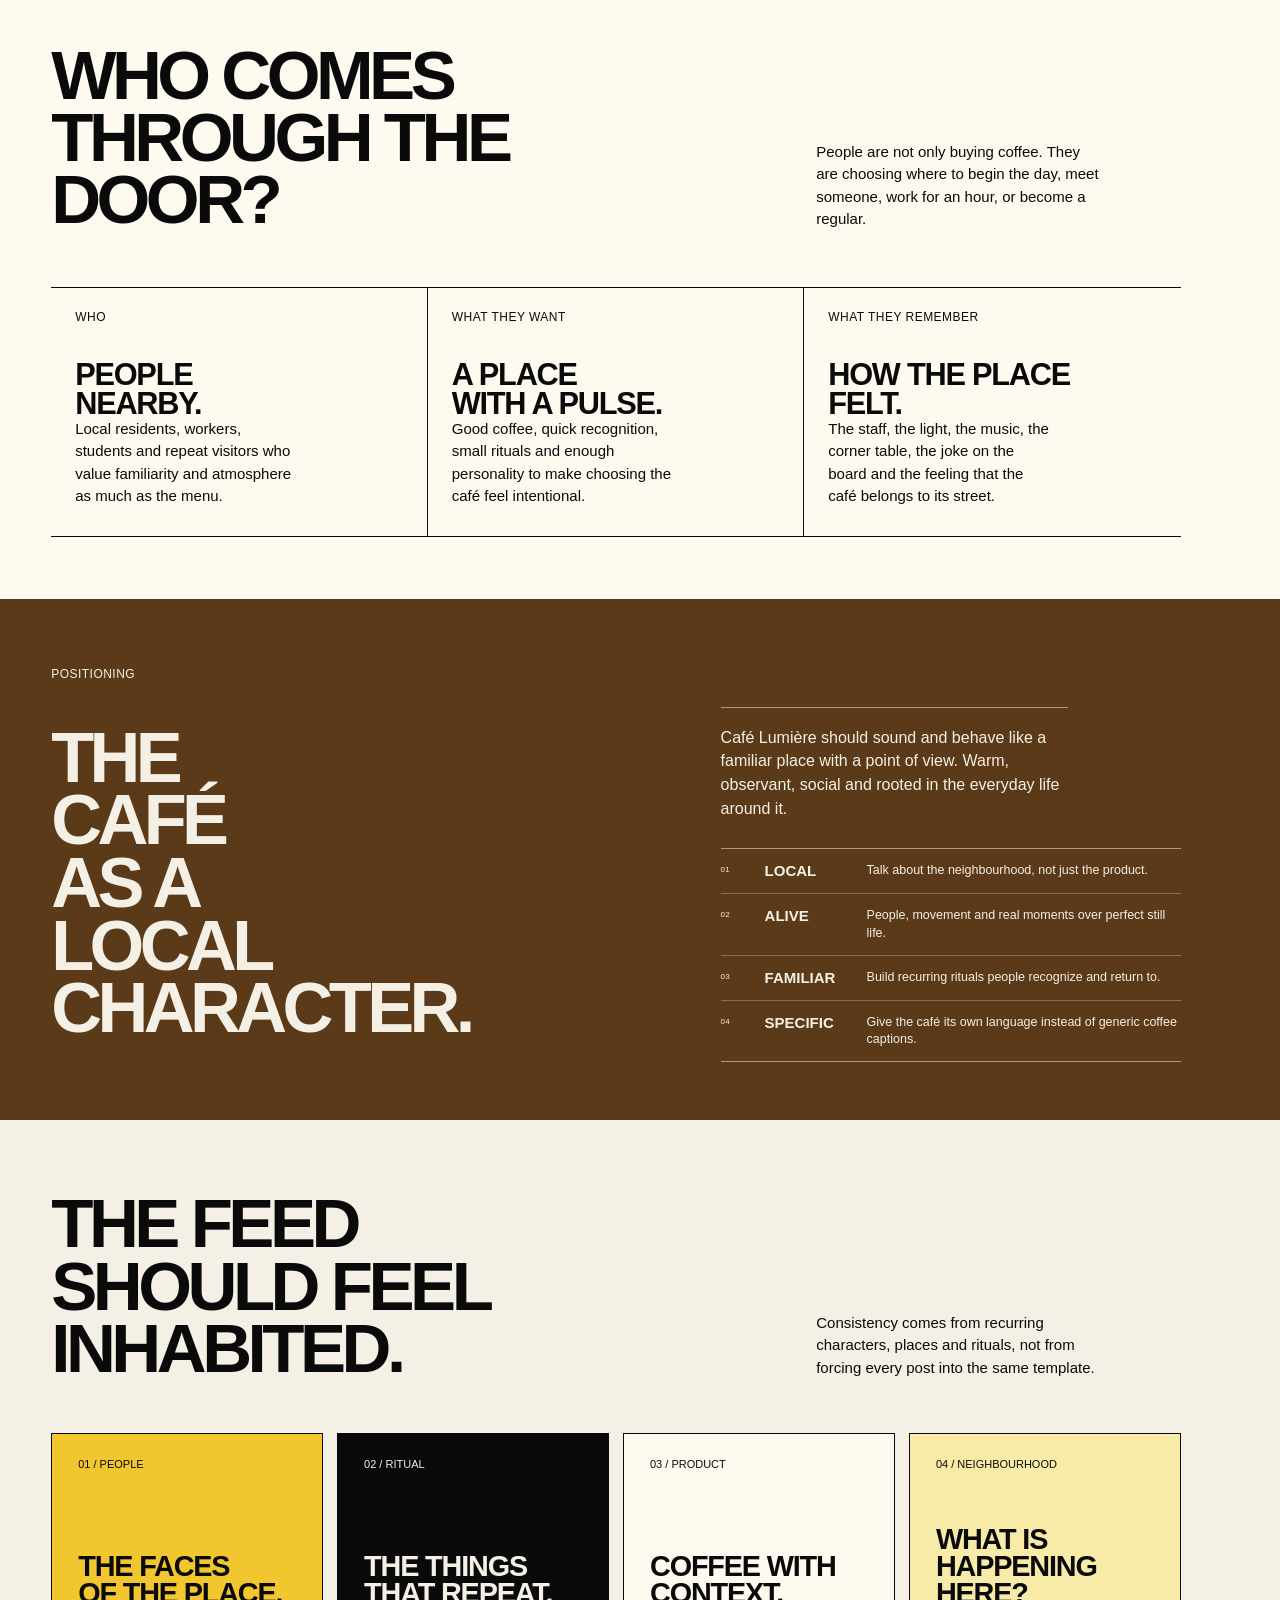
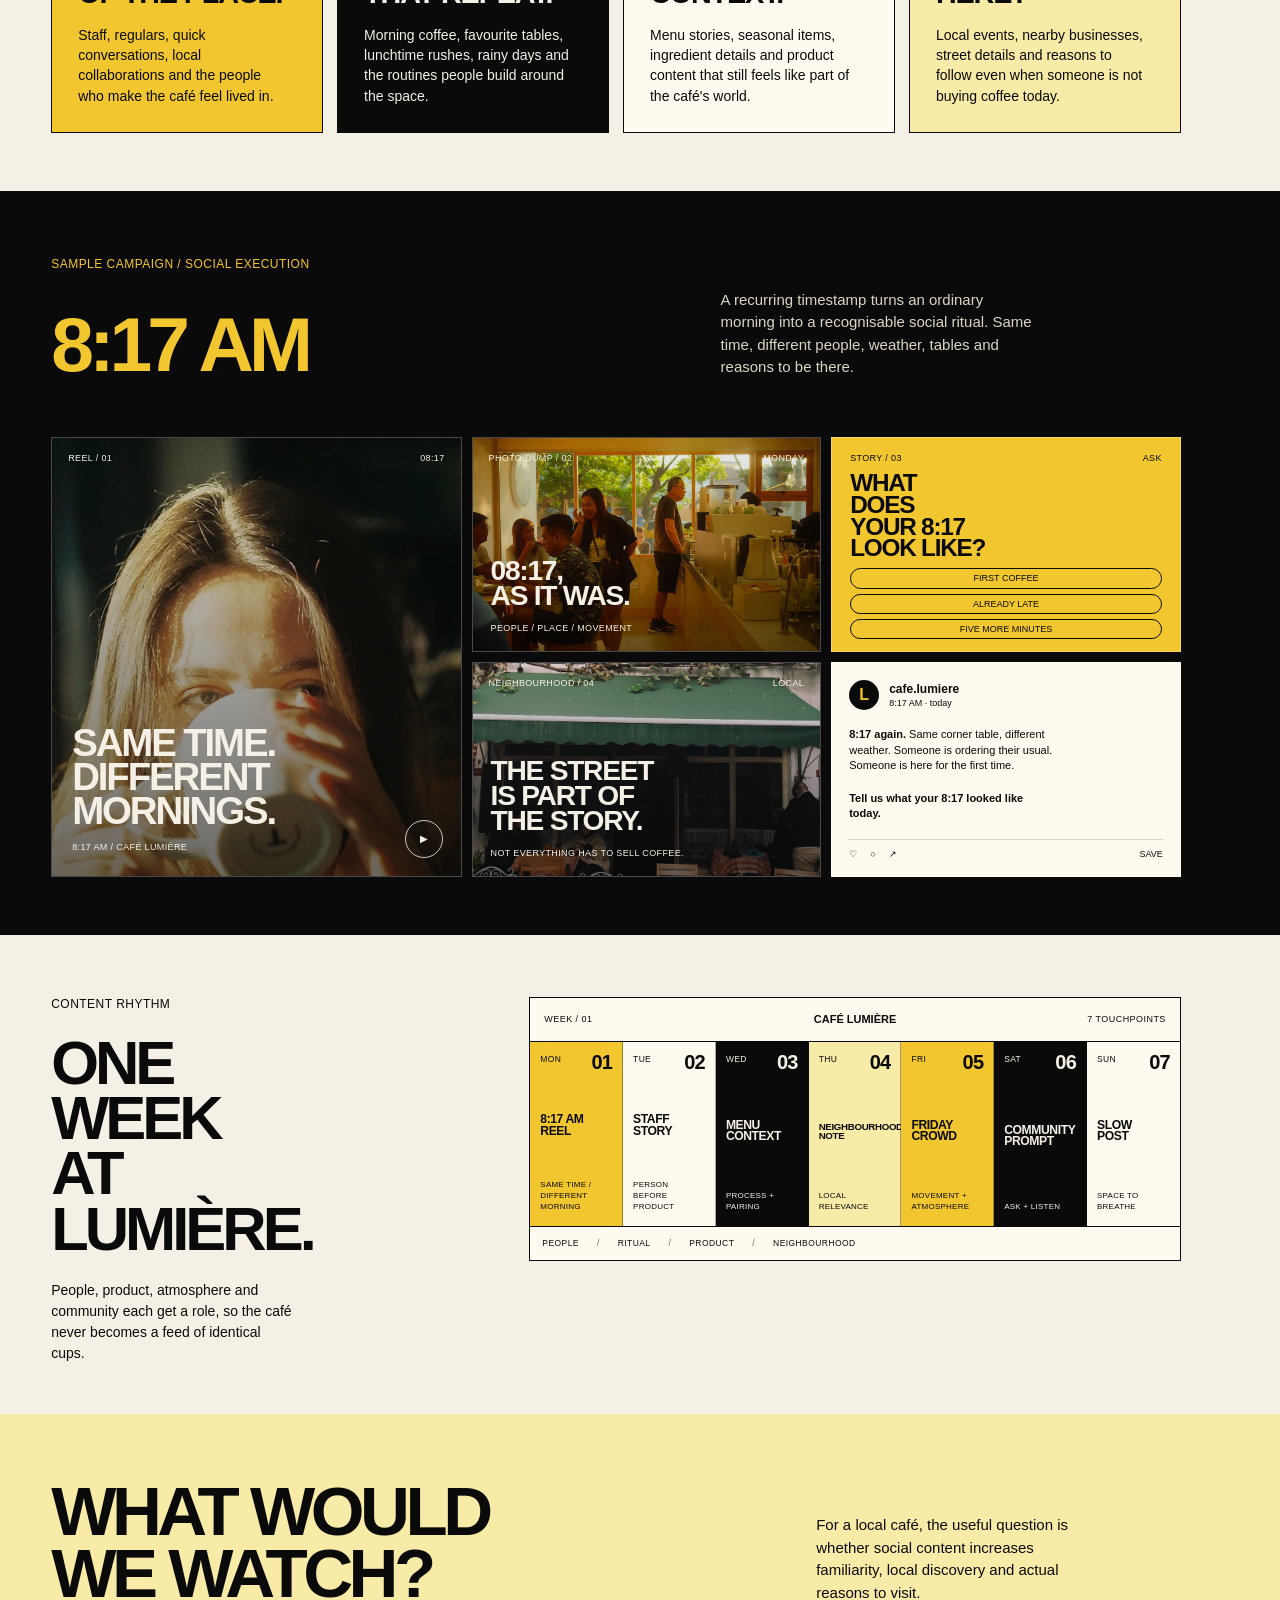
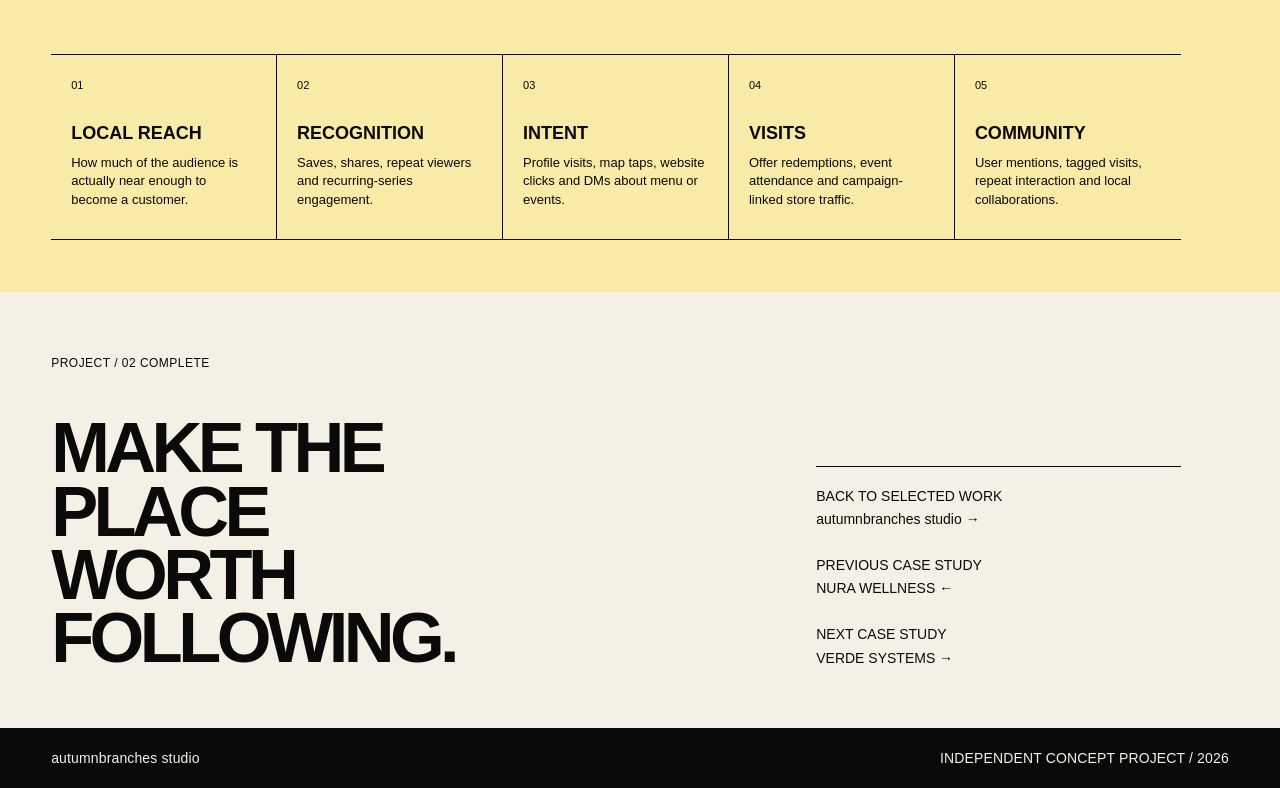
<file: projects/cafe-lumiere/index.html>
<!doctype html>
<html lang="en">
<head>
  <meta charset="utf-8">
  <meta name="viewport" content="width=device-width,initial-scale=1">
  <title>Café Lumière | Social Strategy | autumnbranches studio</title>
  <meta name="description" content="Independent concept project by autumnbranches studio: social strategy, content system and creative direction for Café Lumière.">
  <meta name="robots" content="index,follow">
  <meta name="theme-color" content="#5a3a18">
  <link rel="canonical" href="https://autumnbranchesstudio.github.io/projects/cafe-lumiere/">
  <link rel="icon" href="../../assets/favicon.svg" type="image/svg+xml">
  <link rel="apple-touch-icon" href="../../assets/apple-touch-icon.png">
  <meta property="og:type" content="website">
  <meta property="og:site_name" content="autumnbranches studio">
  <meta property="og:title" content="Café Lumière | Social Strategy | autumnbranches studio">
  <meta property="og:description" content="Independent concept project by autumnbranches studio: social strategy, content system and creative direction for Café Lumière.">
  <meta property="og:url" content="https://autumnbranchesstudio.github.io/projects/cafe-lumiere/">
  <meta property="og:image" content="https://autumnbranchesstudio.github.io/assets/autumnbranches-social-preview.png">
  <meta property="og:image:width" content="1200">
  <meta property="og:image:height" content="630">
  <meta property="og:image:alt" content="autumnbranches studio — social strategy, content and personal branding">
  <meta name="twitter:card" content="summary_large_image">
  <meta name="twitter:title" content="Café Lumière | Social Strategy | autumnbranches studio">
  <meta name="twitter:description" content="Independent concept project by autumnbranches studio: social strategy, content system and creative direction for Café Lumière.">
  <meta name="twitter:image" content="https://autumnbranchesstudio.github.io/assets/autumnbranches-social-preview.png">
  <style>
    :root{
      --ink:#0a0a0a;
      --ivory:#f5f0e5;
      --paper:#fffaf0;
      --line:#cbbf9f;
      --muted:#6f6656;
      --yellow:#f2c62f;
      --yellow-soft:#f8eaa7;
      --brown:#5a3a18;
      --white:#fff;
      --pad:clamp(22px,4vw,64px);
            --sans:Arial,"Helvetica Neue",Helvetica,sans-serif;
      --header-h:66px;
      --header-pad:clamp(22px,3vw,54px);
      --rail-safe:72px;
    }

    *{box-sizing:border-box}
    html{scroll-behavior:smooth}
    body{
      margin:0;
      background:var(--ivory);
      color:var(--ink);
      font-family:var(--sans);
      overflow-x:hidden;
    }
    a{color:inherit;text-decoration:none}

    .topbar{
      position:fixed;
      top:0;left:0;right:0;
      z-index:30;
      height:66px;
      display:grid;
      grid-template-columns:1fr auto 1fr;
      align-items:center;
      padding:0 var(--pad);
      border-bottom:1px solid rgba(10,10,10,.14);
      background:rgba(245,240,229,.92);
      backdrop-filter:blur(12px);
    }
    .brand{
      font-weight:900;
      font-size:14px;
      line-height:.9;
      letter-spacing:-.04em;
    }
    .project-id{
      justify-self:center;
      font-family:var(--sans);
      font-size:11px;
      letter-spacing:.06em;
    }
    .top-links{
      justify-self:end;
      display:flex;
      gap:22px;
      font-family:var(--sans);
      font-size:10px;
      letter-spacing:.04em;
    }

    .section{
      min-height:100vh;
      padding:110px calc(var(--pad) + 48px) 72px var(--pad);
      position:relative;
    }
    .grid{
      display:grid;
      grid-template-columns:repeat(12,minmax(0,1fr));
      gap:clamp(12px,1.4vw,22px);
    }
    .eyebrow{
      font-family:var(--sans);
      font-size:11px;
      letter-spacing:.06em;
      text-transform:uppercase;
    }

    h1,h2,h3,p{margin:0}
    h1{
      font-size:clamp(76px,10vw,170px);
      line-height:.82;
      letter-spacing:-.075em;
      font-weight:900;
      text-transform:uppercase;
    }
    h2{
      font-size:clamp(48px,7vw,108px);
      line-height:.88;
      letter-spacing:-.065em;
      font-weight:900;
      text-transform:uppercase;
    }
    h3{
      font-size:clamp(25px,2.4vw,40px);
      line-height:.95;
      letter-spacing:-.04em;
      font-weight:900;
      text-transform:uppercase;
    }
    p{
      font-size:clamp(15px,1.05vw,18px);
      line-height:1.5;
    }

    .hero{
      background:var(--yellow);
      color:var(--ink);
      padding-top:120px;
    }
    .hero .eyebrow{grid-column:1/4}
    .hero h1{grid-column:1/8;margin-top:38px}
    .hero .intro{
      grid-column:9/13;
      align-self:end;
      max-width:34ch;
      margin-bottom:18px;
    }
    .hero .intro .eyebrow{display:block;margin-bottom:16px}
    .hero .hero-mosaic{
      grid-column:1/13;
      margin-top:54px;
      display:grid;
      grid-template-columns:1.45fr .7fr .85fr;
      grid-template-rows:minmax(190px,24vh) minmax(220px,28vh);
      gap:12px;
    }
    .hero-mosaic .tile{
      border:1px solid var(--ink);
      margin:0;
      padding:18px;
      display:flex;
      align-items:flex-end;
      font-family:var(--sans);
      font-size:10px;
      letter-spacing:.05em;
      text-transform:uppercase;
    }
    .hero-mosaic .tile:nth-child(1){grid-row:1/3;background:var(--ink);color:var(--ivory)}
    .hero-mosaic .tile:nth-child(2){background:var(--paper)}
    .hero-mosaic .tile:nth-child(3){background:var(--brown);color:var(--ivory)}
    .hero-mosaic .tile:nth-child(4){background:var(--yellow-soft)}
    .hero-mosaic .tile:nth-child(5){background:var(--paper)}
    .hero-mosaic .brand-world{
      padding:0;
      overflow:hidden;
      position:relative;
      min-width:0;
      min-height:0;
      background:var(--ink);
    }
    .hero-mosaic .brand-world img{
      display:block;
      width:100%;
      height:100%;
      object-fit:cover;
      filter:contrast(1.02) saturate(1.04) sepia(.025);
    }
    .hero-mosaic .brand-world-main img{object-position:center 48%}
    .hero-mosaic .brand-world-menu img{object-position:center 50%}
    .hero-mosaic .brand-world-street img{object-position:center 52%}
    .hero-mosaic .brand-world-cup img{object-position:center 48%}
    .hero-mosaic .brand-world-human img{object-position:center 44%}

    .disclosure{
      min-height:auto;
      padding-top:52px;
      padding-bottom:52px;
      background:var(--paper);
    }
    .disclosure .eyebrow{grid-column:1/4}
    .disclosure p{grid-column:5/11;max-width:60ch}

    .problem h2{grid-column:1/8}
    .problem .copy{grid-column:9/13;align-self:end;max-width:36ch}
    .problem .visual-strip{
      grid-column:1/13;
      margin-top:58px;
      display:grid;
      grid-template-columns:.8fr 1.2fr .8fr;
      gap:12px;
    }

    .placeholder{
      min-height:320px;
      border:1px solid var(--ink);
      padding:18px;
      display:flex;
      align-items:flex-end;
      font-family:var(--sans);
      font-size:10px;
      letter-spacing:.05em;
      text-transform:uppercase;
      background:transparent;
    }
    .placeholder.dark{background:var(--ink);color:var(--ivory)}
    .placeholder.yellow{background:var(--yellow);color:var(--ink)}
    .placeholder.soft{background:var(--yellow-soft)}
    .placeholder.brown{background:var(--brown);color:var(--ivory)}

    .audience{
      background:var(--paper);
    }
    .audience h2{grid-column:1/8}
    .audience .lead{grid-column:9/13;align-self:end;max-width:34ch}
    .audience-cards{
      grid-column:1/13;
      margin-top:58px;
      display:grid;
      grid-template-columns:repeat(3,1fr);
      border-top:1px solid var(--ink);
      border-bottom:1px solid var(--ink);
    }
    .aud-card{
      min-height:260px;
      padding:26px 28px 34px;
      border-right:1px solid var(--ink);
    }
    .aud-card:last-child{border-right:none}
    .aud-card .eyebrow{display:block;margin-bottom:58px}
    .aud-card p{max-width:27ch}

    .positioning{
      background:var(--brown);
      color:var(--ivory);
    }
    .positioning .eyebrow{grid-column:1/4}
    .positioning h2{grid-column:1/10;margin-top:46px}
    .positioning .statement{
      grid-column:8/13;
      margin-top:58px;
      padding-top:22px;
      border-top:1px solid rgba(255,255,255,.45);
      max-width:40ch;
    }
    .principles{
      grid-column:1/13;
      margin-top:72px;
      display:grid;
      grid-template-columns:repeat(4,1fr);
      border-top:1px solid rgba(255,255,255,.45);
      border-bottom:1px solid rgba(255,255,255,.45);
    }
    .principle{
      min-height:220px;
      padding:28px 24px 38px;
      border-right:1px solid rgba(255,255,255,.3);
    }
    .principle:last-child{border-right:none}
    .principle strong{
      display:block;
      margin-top:38px;
      font-size:20px;
      text-transform:uppercase;
    }
    .principle p{margin-top:10px;font-size:14px;max-width:24ch}

    .content h2{grid-column:1/8}
    .content .lead{grid-column:9/13;align-self:end;max-width:36ch}
    .territories{
      grid-column:1/13;
      margin-top:58px;
      display:grid;
      grid-template-columns:repeat(4,1fr);
      gap:12px;
    }
    .territory{
      min-height:360px;
      padding:24px;
      border:1px solid var(--ink);
      display:flex;
      flex-direction:column;
      justify-content:space-between;
    }
    .territory:nth-child(1){background:var(--yellow)}
    .territory:nth-child(2){background:var(--ink);color:var(--ivory)}
    .territory:nth-child(3){background:var(--paper)}
    .territory:nth-child(4){background:var(--yellow-soft)}
    .territory .num{font-family:var(--sans);font-size:11px}
    .territory p{font-size:14px;max-width:25ch}

    .social{
      background:var(--paper);
    }
    .social h2{grid-column:1/7}
    .social .lead{grid-column:8/13;align-self:end;max-width:38ch}
    .social-grid{
      grid-column:1/13;
      margin-top:58px;
      display:grid;
      grid-template-columns:1.05fr .65fr .8fr;
      grid-template-rows:minmax(220px,28vh) minmax(220px,28vh);
      gap:12px;
    }
    .social-grid .placeholder:nth-child(1){grid-row:1/3}
    .social-grid .placeholder{min-height:0}

    .campaign{
      background:var(--ink);
      color:var(--ivory);
    }
    .campaign .eyebrow{grid-column:1/4}
    .campaign h2{
      grid-column:1/8;
      margin-top:46px;
      color:var(--yellow);
    }
    .campaign .campaign-clock{
      grid-column:9/13;
      align-self:end;
      font-size:clamp(64px,8vw,120px);
      line-height:.8;
      letter-spacing:-.06em;
      font-weight:900;
      color:var(--yellow-soft);
    }
    .campaign-line{
      grid-column:1/13;
      margin-top:70px;
      display:grid;
      grid-template-columns:repeat(4,1fr);
      gap:20px;
      border-top:1px solid rgba(255,255,255,.24);
      border-bottom:1px solid rgba(255,255,255,.24);
      padding:36px 0;
    }
    .campaign-step span{font-family:var(--sans);font-size:10px;color:var(--yellow)}
    .campaign-step strong{
      display:block;
      margin-top:14px;
      font-size:clamp(21px,2vw,32px);
      line-height:1;
      text-transform:uppercase;
    }
    .campaign-step p{margin-top:12px;font-size:14px;max-width:23ch;color:#d9d5cc}

    .calendar h2{grid-column:1/7}
    .calendar .lead{grid-column:8/13;align-self:end;max-width:36ch}
    .week{
      grid-column:1/13;
      margin-top:58px;
      border-top:1px solid var(--ink);
    }
    .day{
      display:grid;
      grid-template-columns:100px 1fr 1fr;
      gap:24px;
      padding:22px 0;
      border-bottom:1px solid var(--line);
      align-items:start;
    }
    .day .day-name{font-family:var(--sans);font-size:11px}
    .day strong{text-transform:uppercase}
    .day p{font-size:14px;color:var(--muted);max-width:40ch}

    .measure{
      background:var(--yellow-soft);
    }
    .measure h2{grid-column:1/8}
    .measure .lead{grid-column:9/13;align-self:end;max-width:34ch}
    .metrics{
      grid-column:1/13;
      margin-top:58px;
      display:grid;
      grid-template-columns:repeat(5,1fr);
      border-top:1px solid var(--ink);
      border-bottom:1px solid var(--ink);
    }
    .metric{
      min-height:240px;
      padding:24px;
      border-right:1px solid var(--ink);
    }
    .metric:last-child{border-right:none}
    .metric span{font-family:var(--sans);font-size:10px}
    .metric strong{display:block;margin-top:52px;font-size:20px;text-transform:uppercase}
    .metric p{margin-top:10px;font-size:13px}

    .closing{
      min-height:82vh;
      display:flex;
      align-items:center;
      background:var(--ivory);
    }
    .closing .grid{width:100%}
    .closing .eyebrow{grid-column:1/4}
    .closing h2{grid-column:1/9;margin-top:42px}
    .closing .next{
      grid-column:9/13;
      align-self:end;
      border-top:1px solid var(--ink);
      padding-top:20px;
      font-family:var(--sans);
      font-size:12px;
      line-height:1.8;
    }

    .branch-nav{
      position:fixed;
      right:8px;
      top:82px;
      bottom:20px;
      width:42px;
      z-index:25;
      pointer-events:none;
    }
    .branch-nav svg{width:100%;height:100%;overflow:visible}
    .branch-nav .trunk{
      fill:none;
      stroke:rgba(10,10,10,.25);
      stroke-width:1.1;
      vector-effect:non-scaling-stroke;
      stroke-linecap:round;
    }
    .branch-nav .active{
      fill:none;
      stroke:var(--yellow);
      stroke-width:1.8;
      vector-effect:non-scaling-stroke;
      stroke-linecap:round;
      stroke-dasharray:1;
      stroke-dashoffset:1;
    }
    .branch-nav .dot{fill:rgba(10,10,10,.45);transition:.25s ease}
    .branch-nav .dot.current{fill:var(--yellow)}

    footer{
      padding:22px var(--pad);
      background:var(--ink);
      color:var(--ivory);
      display:flex;
      justify-content:space-between;
      gap:20px;
      font-family:var(--sans);
      font-size:10px;
    }

    @media(max-width:900px){
      .topbar{grid-template-columns:1fr auto}
      .project-id{display:none}
      .top-links{gap:12px}
      .section{padding-right:calc(var(--pad) + 30px)}
      .hero .eyebrow,.hero h1,.hero .intro,
      .disclosure .eyebrow,.disclosure p,
      .problem h2,.problem .copy,
      .audience h2,.audience .lead,
      .positioning .eyebrow,.positioning h2,.positioning .statement,
      .content h2,.content .lead,
      .social h2,.social .lead,
      .campaign .eyebrow,.campaign h2,.campaign .campaign-clock,
      .calendar h2,.calendar .lead,
      .measure h2,.measure .lead,
      .closing .eyebrow,.closing h2,.closing .next{
        grid-column:1/13;
      }
      .hero .intro,.problem .copy,.audience .lead,.content .lead,.social .lead,
      .campaign .campaign-clock,.calendar .lead,.measure .lead,.closing .next{margin-top:28px}
      .hero .hero-mosaic{grid-template-columns:1fr 1fr;grid-template-rows:repeat(3,190px)}
      .hero-mosaic .tile:nth-child(1){grid-row:1/3}
      .problem .visual-strip{grid-template-columns:1fr}
      .audience-cards,.territories,.principles,.campaign-line,.metrics{
        grid-template-columns:1fr 1fr;
      }
      .aud-card,.principle,.metric{border-bottom:1px solid currentColor}
      .social-grid{
        grid-template-columns:1fr 1fr;
        grid-template-rows:repeat(3,220px);
      }
      .social-grid .placeholder:nth-child(1){grid-row:1/3}
      .day{grid-template-columns:80px 1fr}
      .day p{grid-column:2}
    }

    @media(max-width:560px){
      .topbar{height:58px;padding:0 18px}
      .top-links a:nth-child(2){display:none}
      .section{padding:92px 28px 58px 18px}
      h1{font-size:clamp(58px,18vw,94px)}
      h2{font-size:clamp(42px,13vw,72px)}
      .hero .hero-mosaic{grid-template-columns:1fr;grid-template-rows:repeat(5,180px)}
      .hero-mosaic .tile:nth-child(1){grid-row:auto}
      .audience-cards,.territories,.principles,.campaign-line,.metrics{grid-template-columns:1fr}
      .aud-card,.principle,.metric{border-right:none}
      .social-grid{grid-template-columns:1fr;grid-template-rows:repeat(5,190px)}
      .social-grid .placeholder:nth-child(1){grid-row:auto}
      .day{grid-template-columns:1fr;gap:8px}
      .day p{grid-column:auto}
      .branch-nav{right:0;width:28px}
    }

    @media(prefers-reduced-motion:reduce){
      html{scroll-behavior:auto}
    }

    .case-wipe {
      position: fixed;
      inset: 0;
      z-index: 999;
      pointer-events: none;
      transform: scaleX(0);
      transform-origin: right center;
      background: #090909;
    }
    .case-wipe.is-active {
      animation: caseWipe .4s cubic-bezier(.72,0,.2,1) forwards;
    }
    @keyframes caseWipe {
      from { transform: scaleX(0); }
      to { transform: scaleX(1); }
    }
    @media(prefers-reduced-motion:reduce){
      .case-wipe{display:none}
    }

  
    /* autumnbranches case-study strip, matched to homepage */
    .topbar{
      position:fixed;
      z-index:100;
      inset:0 0 auto 0;
      height:var(--header-h);
      display:grid;
      grid-template-columns:1fr auto 1fr;
      align-items:center;
      padding:0 calc(var(--header-pad) + var(--rail-safe)) 0 var(--header-pad);
      background:var(--case-bar-bg,var(--ivory));
      color:var(--case-bar-fg,var(--ink));
      border-bottom:1px solid color-mix(in srgb,currentColor 18%,transparent);
      backdrop-filter:none;
      transition:background 180ms ease,color 180ms ease,border-color 180ms ease;
    }
    .brand{
      justify-self:start;
      font-family:Arial,Helvetica,sans-serif;
      font-weight:700;
      font-size:13px;
      line-height:.95;
      letter-spacing:-.02em;
      text-transform:none;
      font-variant:normal;
    }
    .brand span{display:block;text-transform:none}
    .project-id{
      justify-self:center;
      font-family:Arial,Helvetica,sans-serif;
      font-size:10.5px;
      font-weight:700;
      letter-spacing:.015em;
      text-transform:none;
      color:inherit;
      opacity:.72;
      white-space:nowrap;
    }
    .top-links{
      justify-self:end;
      display:flex;
      gap:28px;
      font-family:Arial,Helvetica,sans-serif;
      font-size:10px;
      font-weight:700;
      letter-spacing:.015em;
      text-transform:uppercase;
      white-space:nowrap;
    }
    .top-links a{padding-bottom:3px;border-bottom:1px solid transparent}
    .top-links a:hover,.top-links a:focus-visible{border-color:currentColor}
    @media(max-width:980px){
      .topbar{grid-template-columns:1fr auto;padding-right:20px}
      .project-id{display:none}
      .top-links{gap:16px}
      .top-links a:not(.back-link){display:none}
    }
    @media(max-width:680px){
      .topbar{height:58px;padding:0 18px}
      .brand{font-size:12px}
      .top-links{font-size:9px}
    }


/* MOBILE RESPONSIVE LAYER. Desktop composition above is unchanged. */
.case-menu-toggle{display:none;appearance:none;border:0;background:transparent;color:inherit;padding:8px 0;font:inherit;font-size:10px;font-weight:800;letter-spacing:.02em;text-transform:uppercase;cursor:pointer}

@media(max-width:820px){
  :root{--header-h:60px;--rail-safe:26px}
  .topbar{
    height:var(--header-h);
    grid-template-columns:1fr auto;
    padding:0 18px;
  }
  .brand{font-size:12.5px}
  .project-id{display:none}
  .case-menu-toggle{display:block;grid-column:2;grid-row:1;justify-self:end;z-index:3}
  .top-links{
    position:fixed;
    z-index:99;
    top:var(--header-h);
    left:0;
    right:0;
    width:100%;
    justify-self:stretch;
    display:flex;
    flex-direction:column;
    gap:0;
    padding:8px 18px 18px;
    background:var(--case-bar-bg,var(--ivory));
    color:var(--case-bar-fg,var(--ink));
    border-bottom:1px solid color-mix(in srgb,currentColor 20%,transparent);
    opacity:0;
    visibility:hidden;
    pointer-events:none;
    transform:translateY(-10px);
    transition:opacity 180ms ease,transform 220ms ease,visibility 180ms ease,background 180ms ease,color 180ms ease;
  }
  .topbar.menu-open .top-links{opacity:1;visibility:visible;pointer-events:auto;transform:none}
  .top-links a,
  .top-links a:not(.back-link){
    display:block!important;
    width:100%;
    padding:14px 0;
    border-bottom:1px solid color-mix(in srgb,currentColor 18%,transparent);
    font-size:14px;
  }
  .top-links a:last-child{border-bottom:0}

  .section{
    min-height:auto;
    padding:84px 34px 60px 18px;
  }
  .grid{grid-template-columns:minmax(0,1fr);gap:18px}
  .grid > *{grid-column:1 / -1!important;min-width:0}

  h1{font-size:clamp(50px,15vw,78px);line-height:.86;letter-spacing:-.065em;overflow-wrap:normal;word-break:normal}
  h2{font-size:clamp(38px,11vw,58px);line-height:.92;letter-spacing:-.055em;overflow-wrap:normal;word-break:normal}
  h3{font-size:clamp(24px,7vw,34px);line-height:.98}
  p{font-size:15px;line-height:1.5}
  .eyebrow{font-size:9px;line-height:1.4}

  .hero{padding-top:88px;min-height:auto}
  .hero h1{margin-top:24px!important;max-width:none}
  .hero .intro,.hero .hero-thesis{margin-top:22px!important;margin-bottom:0;max-width:34ch}
  .hero .hero-visual,
  .hero .hero-mosaic,
  .hero-console{margin-top:30px!important;grid-column:1/-1!important}
  .hero .hero-visual{min-height:330px!important}
  .hero .hero-mosaic{grid-template-columns:1fr!important;grid-template-rows:none!important;gap:10px}
  .hero-mosaic .tile{min-height:145px!important;grid-row:auto!important}
  .hero-console{grid-template-columns:1fr!important;min-height:auto!important}
  .console-side{grid-template-columns:1fr!important;grid-template-rows:auto!important}
  .console-grid{grid-template-columns:1fr!important}

  .disclosure{padding-top:44px;padding-bottom:44px}
  .disclosure p{margin-top:14px;max-width:38ch}

  .problem .copy,.audience .lead,.content .lead,.social .lead,.calendar .lead,.measure .lead{margin-top:20px!important;max-width:36ch}
  .problem .visual-strip{grid-template-columns:1fr!important;gap:10px;margin-top:32px}
  .placeholder{min-height:180px!important}

  .audience-cards,.territories,.principles,.campaign-line,.metrics{
    grid-template-columns:1fr!important;
    margin-top:34px!important;
  }
  .aud-card,.territory,.principle,.metric{min-height:auto!important;padding:22px!important;border-right:0!important}
  .aud-card strong,.metric strong{margin-top:28px!important}

  .social-grid{
    grid-template-columns:1fr!important;
    grid-template-rows:none!important;
    gap:10px!important;
    margin-top:34px!important;
  }
  .social-grid .placeholder{grid-row:auto!important;min-height:185px!important}

  .campaign h2{margin-top:20px!important}
  .campaign .campaign-clock,.campaign .campaign-note,.campaign .campaign-data{margin-top:20px!important;max-width:34ch}
  .campaign-line{gap:0}
  .campaign-step{min-height:auto!important;padding:22px!important;border-right:0!important}

  .week{margin-top:34px!important}
  .day{grid-template-columns:1fr!important;gap:8px!important;padding:18px 0!important}
  .day p{grid-column:auto!important}

  .closing{min-height:auto;align-items:start;padding-top:78px;padding-bottom:72px}
  .closing h2{margin-top:24px!important;max-width:none!important;font-size:clamp(40px,11.5vw,60px)!important;line-height:.93!important}
  .closing .next{margin-top:34px!important;max-width:100%!important;font-size:10px!important;line-height:1.75!important}

  footer{padding:18px 32px 18px 18px;display:block;font-size:8px;line-height:1.5}
  footer span{display:block;margin-top:5px}

  .branch-nav{
    right:1px;
    top:calc(var(--header-h) + 8px);
    bottom:10px;
    width:18px;
    opacity:.62;
  }
}

@media(max-width:430px){
  .section{padding-left:16px;padding-right:30px}
  h1{font-size:clamp(47px,14.6vw,64px)}
  h2{font-size:clamp(36px,10.5vw,50px)}
  .hero .hero-visual{min-height:300px!important}
  .hero-mosaic .tile{min-height:135px!important}
  .placeholder{min-height:165px!important}
}


/* V11 CAFÉ LUMIÈRE: compact case-study cleanup */
.strategy-boards{
  grid-template-columns:repeat(2,minmax(0,1fr))!important;
  gap:18px!important;
  margin-top:42px!important;
}
.strategy-board{margin:0;min-width:0;border:1px solid var(--ink);overflow:hidden;background:var(--paper)}
.strategy-board img{display:block;width:100%;height:auto;aspect-ratio:2/1;object-fit:cover}

@media(min-width:821px){
  /* Page-length audit: content-driven sections rather than full-screen slides. */
  .section{min-height:auto;padding-top:78px;padding-bottom:62px}
  .hero{padding-top:110px;padding-bottom:70px}
  .disclosure{padding-top:42px;padding-bottom:42px}
  .problem h2,.audience h2,.content h2,.campaign h2,.calendar h2,.measure h2{
    font-size:clamp(52px,5.4vw,82px);
    line-height:.9;
  }
  .problem .visual-strip,.audience-cards,.territories,.campaign-line,.metrics{margin-top:38px}
  .aud-card{min-height:220px;padding:22px 24px 28px}
  .aud-card .eyebrow{margin-bottom:36px}

  /* Positioning: thesis on the left, statement + four principles on the right. */
  .positioning{padding-top:68px!important;padding-bottom:58px!important}
  .positioning .grid{align-items:start}
  .positioning>.grid>.eyebrow{grid-column:1/7;grid-row:1;margin:0}
  .positioning h2{
    grid-column:1/8;grid-row:2;
    margin-top:28px!important;
    font-size:clamp(56px,5.5vw,84px)!important;
    line-height:.89!important;
    max-width:7.3ch;
  }
  .positioning .positioning-side{
    grid-column:8/13;grid-row:2;
    margin-top:8px;
    display:flex;flex-direction:column;gap:28px;min-width:0;
  }
  .positioning .statement{
    grid-column:auto;grid-row:auto;margin:0!important;max-width:39ch;
    padding-top:18px;border-top:1px solid rgba(255,255,255,.48);
  }
  .positioning .statement p{font-size:16px;line-height:1.48}
  .positioning .principles{
    grid-column:auto;grid-row:auto;margin:0!important;width:100%;
    display:grid;grid-template-columns:1fr;
    border-top:1px solid rgba(255,255,255,.48);
    border-bottom:1px solid rgba(255,255,255,.48);
  }
  .positioning .principle{
    min-height:0!important;padding:13px 0!important;border-right:0!important;
    border-bottom:1px solid rgba(255,255,255,.27);
    display:grid;grid-template-columns:34px 92px minmax(0,1fr);gap:10px;align-items:start;
  }
  .positioning .principle:last-child{border-bottom:0!important}
  .positioning .principle .eyebrow{grid-column:auto!important;grid-row:auto!important;font-size:8px;padding-top:3px}
  .positioning .principle strong{margin-top:0!important;font-size:15px;line-height:1.2}
  .positioning .principle p{margin-top:0!important;max-width:none;font-size:12.5px;line-height:1.38}

  /* Four content territories: keep the concept, improve alignment and breathing room. */
  .content{padding-top:72px!important;padding-bottom:58px!important}
  .content .lead{max-width:34ch}
  .territories{margin-top:36px!important;gap:14px!important}
  .territory{min-height:300px!important;padding:24px 26px 26px!important}
  .territory>div:last-child{display:flex;flex-direction:column;gap:18px}
  .territory h3{font-size:clamp(28px,2.25vw,38px);line-height:.94}
  .territory p{margin:0!important;font-size:14px!important;line-height:1.45;max-width:27ch}

  /* Campaign and measurement are content-rich, not full-screen. */
  .campaign{padding-top:70px!important;padding-bottom:58px!important}
  .campaign h2{margin-top:28px!important}
  .campaign-line{margin-top:42px!important;padding:28px 0!important}
  .campaign-step strong{font-size:clamp(20px,1.7vw,28px)!important}
  .measure{padding-top:66px!important;padding-bottom:52px!important}
  .metrics{margin-top:32px!important}
  .metric{min-height:184px!important;padding:20px!important}
  .metric strong{margin-top:30px!important;font-size:18px!important}
  .metric p{font-size:13px;line-height:1.4}

  /* Calendar: visual week board on the right, compact introduction on the left. */
  .calendar{padding-top:62px!important;padding-bottom:50px!important}
  .calendar .grid{align-items:start!important}
  .calendar .calendar-intro{grid-column:1/5!important;display:flex;flex-direction:column;align-items:flex-start}
  .calendar .calendar-intro .eyebrow{margin:0 0 24px!important}
  .calendar .calendar-intro h2{grid-column:auto!important;margin:0!important;font-size:clamp(48px,4.8vw,72px)!important;line-height:.9!important;max-width:7ch!important}
  .calendar .calendar-intro .lead{grid-column:auto!important;margin:24px 0 0!important;max-width:31ch!important;align-self:auto!important;font-size:14px!important;line-height:1.5!important}
  .calendar .calendar-board{grid-column:6/13!important;border:1px solid var(--ink);background:var(--paper);min-width:0}
  .calendar-bar{height:44px;padding:0 14px;display:grid;grid-template-columns:1fr auto 1fr;align-items:center;border-bottom:1px solid var(--ink);font-family:var(--sans);font-size:8px;letter-spacing:.05em}
  .calendar-bar strong{font-family:var(--sans);font-size:11px;letter-spacing:0}
  .calendar-bar span:last-child{text-align:right}
  .calendar-days{display:grid;grid-template-columns:repeat(7,minmax(0,1fr))}
  .calendar-day{position:relative;min-width:0;min-height:184px;padding:12px 10px 13px;border-right:1px solid rgba(10,10,10,.36);display:flex;flex-direction:column;justify-content:space-between;gap:17px}
  .calendar-day:last-child{border-right:0}
  .calendar-date{display:flex;justify-content:space-between;align-items:start;font-family:var(--sans);font-size:7px;letter-spacing:.04em}
  .calendar-date b{font-family:var(--sans);font-size:20px;line-height:.85;letter-spacing:-.04em}
  .calendar-day>strong{font-family:var(--sans);font-size:clamp(11px,.95vw,15px);line-height:.94;letter-spacing:-.035em}
  .calendar-day>small{font-family:var(--sans);font-size:5.8px;line-height:1.35;letter-spacing:.03em}
  .calendar-day.calendar-neighbourhood>strong{font-size:clamp(9px,.76vw,12px)!important}
  .calendar-day.tone-yellow{background:var(--yellow);color:var(--ink)}
  .calendar-day.tone-soft{background:var(--yellow-soft);color:var(--ink)}
  .calendar-day.tone-paper{background:var(--paper);color:var(--ink)}
  .calendar-day.tone-black{background:var(--ink);color:var(--ivory)}
  .calendar-footer{min-height:34px;padding:0 12px;display:flex;align-items:center;gap:18px;border-top:1px solid var(--ink);font-family:var(--sans);font-size:7px;letter-spacing:.05em}
  .calendar-footer span+span:before{content:"/";margin-right:18px;color:var(--muted)}

  /* Closing: short and directional. */
  .closing{min-height:auto!important;padding-top:64px!important;padding-bottom:58px!important;align-items:start!important}
  .closing .grid{align-items:end!important}
  .closing .eyebrow{grid-column:1/6!important;grid-row:1!important}
  .closing h2{
    grid-column:1/8!important;grid-row:2!important;margin-top:28px!important;
    font-size:clamp(54px,5.5vw,82px)!important;line-height:.9!important;max-width:9ch!important;
  }
  .closing .next{grid-column:9/13!important;grid-row:2!important;align-self:end!important;margin-top:0!important;padding-top:18px!important}
}

@media(max-width:820px){
  .strategy-boards{grid-template-columns:1fr!important;gap:12px!important;margin-top:30px!important}
  .positioning{padding-top:72px!important;padding-bottom:54px!important}
  .positioning h2{font-size:clamp(40px,10.8vw,58px)!important;max-width:8ch!important;margin-top:24px!important}
  .positioning .positioning-side{grid-column:1/-1!important;display:flex!important;flex-direction:column!important;gap:24px!important;margin-top:26px!important}
  .positioning .positioning-side .statement,.positioning .positioning-side .principles{margin:0!important}
  .positioning .principles{grid-template-columns:1fr!important}
  .positioning .principle{min-height:0!important;padding:15px 0!important;border-right:0!important;border-bottom:1px solid rgba(255,255,255,.28);display:grid;grid-template-columns:30px 78px minmax(0,1fr);gap:8px;align-items:start}
  .positioning .principle:last-child{border-bottom:0}
  .positioning .principle strong,.positioning .principle p{margin-top:0!important}
  .positioning .principle p{font-size:12px!important}
  .territories{gap:10px!important}
  .territory{padding:22px!important}
  .territory>div:last-child{gap:16px}

  .calendar{padding-top:60px!important;padding-bottom:48px!important}
  .calendar .calendar-intro,.calendar .calendar-board{grid-column:1/-1!important}
  .calendar .calendar-intro h2{font-size:clamp(42px,12vw,58px)!important;max-width:8ch!important}
  .calendar .calendar-intro .lead{margin-top:18px!important}
  .calendar .calendar-board{margin-top:28px!important}
  .calendar-days{grid-template-columns:repeat(2,minmax(0,1fr))}
  .calendar-day{min-height:148px;border-bottom:1px solid rgba(10,10,10,.34)}
  .calendar-day:nth-child(even){border-right:0}
  .calendar-day:last-child{grid-column:1/-1;border-bottom:0}
  .calendar-bar{grid-template-columns:1fr auto;font-size:7px}
  .calendar-bar span:last-child{display:none}
  .calendar-footer{gap:10px;flex-wrap:wrap;padding:10px 12px}
  .calendar-footer span+span:before{margin-right:10px}

  .closing{padding-top:62px!important;padding-bottom:56px!important}
  .closing h2{font-size:clamp(38px,10vw,54px)!important;max-width:10ch!important}
}

@media(max-width:430px){
  .calendar-day{min-height:136px;padding:11px 9px}
  .calendar-date b{font-size:18px}
}

  
/* v23 launch polish: keyboard navigation without visual layout changes */
.skip-link{position:fixed;left:16px;top:10px;z-index:1000;padding:10px 14px;border:1px solid currentColor;background:var(--ivory,#f4f1e9);color:var(--ink,#0a0a0a);font:700 12px/1 Arial,Helvetica,sans-serif;letter-spacing:.02em;transform:translateY(-160%);transition:transform 160ms ease}
.skip-link:focus{transform:translateY(0)}
:where(a,button,input,select,textarea,[tabindex]):focus-visible{outline:2px solid currentColor!important;outline-offset:3px}
</style>
<style>
/* V11.2 CAFE LUMIERE: tighter opening + deliberate mobile brand-world mosaic. */
.hero-mosaic figure{margin:0!important;}
@media(min-width:821px){
  .hero{
    padding-top:96px!important;
    padding-bottom:54px!important;
  }
  .hero h1{
    margin-top:26px!important;
    font-size:clamp(82px,7.6vw,138px)!important;
    line-height:.84!important;
    max-width:7.1ch;
  }
  .hero .intro{
    align-self:center!important;
    margin-bottom:0!important;
    padding-top:22px;
  }
  .hero .hero-mosaic{
    margin-top:34px!important;
    grid-template-columns:1.38fr .72fr .88fr!important;
    grid-template-rows:168px 190px!important;
    gap:10px!important;
  }
}

@media(max-width:820px){
  .hero{
    padding-top:78px!important;
    padding-bottom:48px!important;
  }
  .hero h1{
    margin-top:18px!important;
    font-size:clamp(48px,13.4vw,70px)!important;
    line-height:.86!important;
    max-width:7.2ch;
  }
  .hero .intro{
    margin-top:18px!important;
    max-width:31ch!important;
  }
  .hero .intro .eyebrow{margin-bottom:10px!important}
  .hero .hero-mosaic{
    margin-top:24px!important;
    display:grid!important;
    grid-template-columns:repeat(2,minmax(0,1fr))!important;
    grid-template-rows:230px 132px 132px!important;
    gap:8px!important;
  }
  .hero-mosaic .tile{
    min-height:0!important;
    grid-row:auto!important;
  }
  .hero-mosaic .brand-world-main{
    grid-column:1/-1!important;
    grid-row:1!important;
  }
  .hero-mosaic .brand-world-menu{grid-column:1!important;grid-row:2!important}
  .hero-mosaic .brand-world-street{grid-column:2!important;grid-row:2!important}
  .hero-mosaic .brand-world-cup{grid-column:1!important;grid-row:3!important}
  .hero-mosaic .brand-world-human{grid-column:2!important;grid-row:3!important}
  .hero-mosaic .brand-world-main img{object-position:center 48%}
  .hero-mosaic .brand-world-menu img{object-position:center 48%}
  .hero-mosaic .brand-world-street img{object-position:center 52%}
  .hero-mosaic .brand-world-cup img{object-position:center 50%}
  .hero-mosaic .brand-world-human img{object-position:center 43%}
}

@media(max-width:430px){
  .hero{padding-top:72px!important;padding-bottom:42px!important}
  .hero h1{font-size:clamp(46px,13vw,60px)!important}
  .hero .hero-mosaic{
    grid-template-rows:205px 116px 116px!important;
    gap:7px!important;
  }
}
</style>


<style id="cafe-v14-social-execution">
/* V14: finished Café Lumière 8:17 AM social execution. */
.cafe-campaign-final{background:var(--ink);color:var(--ivory);padding-top:66px!important;padding-bottom:58px!important}
.cafe-campaign-final .eyebrow{grid-column:1/5;color:var(--yellow)}
.cafe-campaign-final h2{grid-column:1/7;margin-top:24px!important;color:var(--yellow);font-size:clamp(60px,6vw,92px)!important;line-height:.82!important}
.cafe-campaign-intro{grid-column:8/13;align-self:end;margin:0 0 2px;font-size:15px;line-height:1.5;max-width:38ch;color:#ddd5c4}
.cafe-social-showcase{grid-column:1/13;margin-top:38px;display:grid;grid-template-columns:1.08fr .92fr .92fr;grid-template-rows:215px 215px;gap:10px;min-width:0}
.cafe-execution{position:relative;overflow:hidden;border:1px solid rgba(255,255,255,.26);min-width:0}
.cafe-execution img{position:absolute;inset:0;width:100%;height:100%;object-fit:cover}
.cafe-image-shade{position:absolute;inset:0;background:linear-gradient(180deg,rgba(0,0,0,.12),rgba(0,0,0,.58))}
.cafe-image-shade.light{background:linear-gradient(180deg,rgba(0,0,0,.08),rgba(0,0,0,.38))}
.cafe-exec-top{position:absolute;top:15px;left:16px;right:16px;display:flex;justify-content:space-between;gap:12px;font-family:var(--sans);font-size:8px;letter-spacing:.04em;z-index:2}
.cafe-reel-execution{grid-row:1/3}
.cafe-reel-copy{position:absolute;left:20px;right:20px;bottom:24px;z-index:2}
.cafe-reel-copy strong{display:block;font-size:clamp(30px,3vw,48px);line-height:.88;letter-spacing:-.055em;color:var(--ivory)}
.cafe-reel-copy small,.cafe-photo-copy small,.cafe-neighbour-copy small{display:block;margin-top:14px;font-family:var(--sans);font-size:8px;letter-spacing:.04em}
.cafe-play{position:absolute;right:18px;bottom:18px;width:38px;height:38px;border:1px solid rgba(255,255,255,.75);border-radius:50%;display:grid;place-items:center;font-size:10px;z-index:3}
.cafe-photo-copy,.cafe-neighbour-copy{position:absolute;left:18px;right:18px;bottom:18px;z-index:2}
.cafe-photo-copy strong,.cafe-neighbour-copy strong{display:block;font-size:clamp(24px,2.2vw,34px);line-height:.9;letter-spacing:-.045em}
.cafe-story-execution{background:var(--yellow);color:var(--ink);padding:18px;display:flex;flex-direction:column;justify-content:flex-end}
.cafe-story-execution .cafe-exec-top{color:var(--ink)}
.cafe-story-execution>strong{font-size:clamp(27px,2.35vw,38px);line-height:.88;letter-spacing:-.05em;margin-bottom:18px;max-width:9ch}
.cafe-story-options{display:grid;gap:6px}
.cafe-story-options span{border:1px solid var(--ink);border-radius:999px;padding:7px 9px;text-align:center;font-family:var(--sans);font-size:7px}
.cafe-caption-execution{background:var(--paper);color:var(--ink);padding:17px;display:flex;flex-direction:column;justify-content:space-between;gap:10px}
.cafe-caption-head{display:flex;align-items:center;gap:10px}.cafe-avatar{width:30px;height:30px;border-radius:50%;background:var(--ink);color:var(--yellow);display:grid;place-items:center;font-weight:900}
.cafe-caption-head strong{display:block;font-size:12px}.cafe-caption-head small{display:block;margin-top:2px;font-family:var(--sans);font-size:7px}
.cafe-caption-execution p{font-size:11px;line-height:1.4;max-width:34ch}.cafe-caption-execution .cafe-caption-cta{font-weight:700}
.cafe-caption-meta{display:flex;gap:13px;align-items:center;border-top:1px solid rgba(0,0,0,.16);padding-top:9px;font-family:var(--sans);font-size:8px}.cafe-caption-meta span:last-child{margin-left:auto}
@media(max-width:820px){
  .cafe-campaign-final{padding-top:58px!important;padding-bottom:48px!important}.cafe-campaign-final h2,.cafe-campaign-intro{grid-column:1/-1!important}.cafe-campaign-intro{margin-top:18px!important}
  .cafe-social-showcase{grid-template-columns:1fr 1fr;grid-template-rows:280px 180px 180px;margin-top:28px;gap:8px}
  .cafe-reel-execution{grid-column:1/-1;grid-row:1}.cafe-photo-execution{grid-column:1;grid-row:2}.cafe-story-execution{grid-column:2;grid-row:2}.cafe-neighbour-execution{grid-column:1;grid-row:3}.cafe-caption-execution{grid-column:2;grid-row:3}
  .cafe-reel-copy strong{font-size:clamp(32px,9vw,48px)}.cafe-story-execution>strong{font-size:clamp(22px,6.2vw,30px)}.cafe-photo-copy strong,.cafe-neighbour-copy strong{font-size:clamp(20px,5.5vw,28px)}
  .cafe-caption-execution p{font-size:9.5px}.cafe-caption-head strong{font-size:10px}
}
@media(max-width:430px){
  .cafe-social-showcase{grid-template-columns:1fr;grid-template-rows:300px 190px 205px 190px auto}.cafe-reel-execution,.cafe-photo-execution,.cafe-story-execution,.cafe-neighbour-execution,.cafe-caption-execution{grid-column:1!important;grid-row:auto!important}.cafe-caption-execution{min-height:190px}
}
</style>

<style id="v15-mobile-responsive">
/* V15: approved mobile and tablet responsiveness repairs. */
@media(max-width:820px){
  .brand{
    min-width:44px;
    min-height:44px;
    display:flex;
    flex-direction:column;
    justify-content:center;
  }
  .case-menu-toggle{
    min-width:44px;
    min-height:44px;
    padding:0 6px;
    touch-action:manipulation;
  }
  .closing .next a{
    display:inline-flex;
    align-items:center;
    min-height:44px;
    padding:8px 0;
  }
}

@media(min-width:600px) and (max-width:820px){
  .audience-cards{grid-template-columns:repeat(2,minmax(0,1fr))!important}
  .audience-cards .aud-card{
    min-height:220px!important;
    padding:22px!important;
    border-right:1px solid var(--ink)!important;
    border-bottom:1px solid var(--ink)!important;
  }
  .audience-cards .aud-card:nth-child(even){border-right:0!important}
  .audience-cards .aud-card:last-child{
    grid-column:1/-1;
    border-right:0!important;
    border-bottom:0!important;
  }

  .territories{
    grid-template-columns:repeat(2,minmax(0,1fr))!important;
    gap:12px!important;
  }
  .territory{min-height:260px!important}

  .campaign-line{
    grid-template-columns:repeat(2,minmax(0,1fr))!important;
    gap:18px!important;
  }
  .campaign-step{padding:20px 0!important}

  .metrics{grid-template-columns:repeat(6,minmax(0,1fr))!important}
  .metrics .metric{
    grid-column:span 2;
    min-height:180px!important;
    border-right:1px solid var(--ink)!important;
    border-bottom:1px solid var(--ink)!important;
  }
  .metrics .metric:nth-child(3){border-right:0!important}
  .metrics .metric:nth-child(4),
  .metrics .metric:nth-child(5){grid-column:span 3;border-bottom:0!important}
  .metrics .metric:nth-child(5){border-right:0!important}
}

@media(max-width:820px){
  .positioning .principle .eyebrow{
    grid-column:auto!important;
    grid-row:auto!important;
    margin:0!important;
    padding-top:3px;
  }
  .positioning .principle strong,
  .positioning .principle p{min-width:0}

  .calendar .calendar-board{
    border:1px solid var(--ink);
    background:var(--paper);
    min-width:0;
    overflow:hidden;
  }
  .calendar-bar{
    min-height:44px;
    padding:0 14px;
    display:grid;
    grid-template-columns:1fr auto;
    align-items:center;
    border-bottom:1px solid var(--ink);
    font-family:var(--sans);
    font-size:7px;
    letter-spacing:.05em;
  }
  .calendar-bar strong{font-family:var(--sans);font-size:11px;letter-spacing:0}
  .calendar-bar span:last-child{display:none;text-align:right}
  .calendar-days{display:grid;grid-template-columns:repeat(2,minmax(0,1fr))}
  .calendar-day{
    position:relative;
    min-width:0;
    min-height:148px;
    padding:12px 10px 13px;
    border-right:1px solid rgba(10,10,10,.36);
    border-bottom:1px solid rgba(10,10,10,.34);
    display:flex;
    flex-direction:column;
    justify-content:space-between;
    gap:17px;
  }
  .calendar-day:nth-child(even){border-right:0}
  .calendar-day:last-child{grid-column:1/-1;border-right:0;border-bottom:0}
  .calendar-date{
    display:flex;
    justify-content:space-between;
    align-items:flex-start;
    gap:8px;
    font-family:var(--sans);
    font-size:7px;
    letter-spacing:.04em;
  }
  .calendar-date b{font-family:var(--sans);font-size:20px;line-height:.85;letter-spacing:-.04em}
  .calendar-day>strong{font-family:var(--sans);font-size:clamp(11px,3.3vw,15px);line-height:.94;letter-spacing:-.035em}
  .calendar-day>small{font-family:var(--sans);font-size:6px;line-height:1.35;letter-spacing:.03em}
  .calendar-day.calendar-neighbourhood>strong{font-size:clamp(10px,3vw,13px)!important}
  .calendar-day.tone-yellow{background:var(--yellow);color:var(--ink)}
  .calendar-day.tone-soft{background:var(--yellow-soft);color:var(--ink)}
  .calendar-day.tone-paper{background:var(--paper);color:var(--ink)}
  .calendar-day.tone-black{background:var(--ink);color:var(--ivory)}
  .calendar-footer{
    min-height:44px;
    padding:10px 12px;
    display:flex;
    align-items:center;
    flex-wrap:wrap;
    gap:10px;
    border-top:1px solid var(--ink);
    font-family:var(--sans);
    font-size:7px;
    letter-spacing:.05em;
  }
  .calendar-footer span+span:before{content:"/";margin-right:10px;color:var(--muted)}
}

@media(max-width:599px){
  .positioning .principle{
    grid-template-columns:30px minmax(0,1fr)!important;
    grid-template-rows:auto auto;
    column-gap:8px!important;
    row-gap:6px!important;
  }
  .positioning .principle .eyebrow{grid-column:1!important;grid-row:1!important}
  .positioning .principle strong{grid-column:2!important;grid-row:1!important;width:auto!important}
  .positioning .principle p{grid-column:2!important;grid-row:2!important;max-width:32ch!important}
}

@media(min-width:600px) and (max-width:820px){
  .positioning .principle{grid-template-columns:34px 96px minmax(0,1fr)!important;gap:10px!important}
  .calendar-days{grid-template-columns:repeat(4,minmax(0,1fr))}
  .calendar-day,
  .calendar-day:nth-child(even){grid-column:auto;border-right:1px solid rgba(10,10,10,.36)}
  .calendar-day:nth-child(4n){border-right:0}
  .calendar-day:nth-child(n+5){border-bottom:0}
  .calendar-day:last-child{grid-column:3/5!important;border-right:0}
  .calendar-bar{grid-template-columns:1fr auto 1fr;font-size:8px}
  .calendar-bar span:last-child{display:block}
  .calendar-footer{flex-wrap:nowrap;gap:18px}
  .calendar-footer span+span:before{margin-right:18px}
}

@media(max-width:430px){
  .calendar-day{min-height:136px;padding:11px 9px}
  .calendar-date b{font-size:18px}
}

</style>

<style id="v16-closing-nav-type">
/* V16: approved closing-navigation legibility adjustment. */
.closing .next{font-size:14px!important;line-height:1.65!important}
@media(max-width:820px){
  .closing .next{font-size:12px!important;line-height:1.7!important}
}
</style>


<style id="v16-cafe-story-repair">
/* V16: prevent the 8:17 AM story execution card from clipping across browsers. */
.cafe-story-execution{
  justify-content:flex-start!important;
  gap:9px!important;
  padding:15px 18px 13px!important;
}
.cafe-story-execution .cafe-exec-top{
  position:static!important;
  inset:auto!important;
  flex:0 0 auto;
  margin:0!important;
}
.cafe-story-execution>strong{
  margin:0!important;
  max-width:10ch!important;
  font-size:clamp(22px,1.9vw,27px)!important;
  line-height:.9!important;
}
.cafe-story-options{margin-top:auto!important;gap:5px!important}
.cafe-story-options span{padding:4px 8px!important;line-height:1.15!important}
@media(max-width:820px){
  .cafe-story-execution{gap:7px!important;padding:13px 16px 11px!important}
  .cafe-story-execution>strong{font-size:22px!important;line-height:.9!important}
  .cafe-story-options{gap:4px!important}
  .cafe-story-options span{padding:3px 7px!important;font-size:6.5px!important}
}
</style>


<style id="v18-section-anchor-offset">
/* Keep in-page case-study navigation targets fully below the fixed header. */
main .section{scroll-margin-top:var(--header-h)}
</style>


<style id="v21-unified-typography">
/* v21: one primary sans-serif system for site chrome, labels, metadata and mockups. */
.project-id{font-size:12px;letter-spacing:.035em}
.top-links{font-size:11px;letter-spacing:.025em}
.eyebrow{font-size:12px;letter-spacing:.04em}
.hero-mosaic .tile,.placeholder,.hero-console .console-large,.hero-console .console-side>div{font-size:11px;letter-spacing:.035em}
.territory .num,.campaign-step span,.day .day-name,.metric span{font-size:11px}
footer{font-size:14px;letter-spacing:.01em}
@media(max-width:820px){
  .case-menu-toggle{font-size:11px}
  .eyebrow{font-size:10px!important;line-height:1.4}
  footer{font-size:12px!important;line-height:1.55!important}
}
</style>

<style id="v21-cafe-type-scale">
.calendar-bar{font-size:9px!important}.calendar-date{font-size:8.5px!important}.calendar-day>small{font-size:8px!important}.calendar-footer{font-size:8.5px!important}
.cafe-exec-top,.cafe-reel-copy small,.cafe-photo-copy small,.cafe-neighbour-copy small,.cafe-story-options span,.cafe-caption-head small,.cafe-caption-meta{font-size:9px!important}
</style>

</head>
<body>
<a class="skip-link" href="#main-content">Skip to main content</a>

<header class="topbar">
  <a class="brand" href="../../index.html#top"><span>autumnbranches</span><span>studio</span></a>
  <div class="project-id">project / 02 / cafe lumiere</div>
  <button class="case-menu-toggle" type="button" aria-expanded="false" aria-controls="case-study-nav">Menu</button>
  <nav class="top-links" aria-label="Case study navigation" id="case-study-nav">
    <a href="#opening">Overview</a>
    <a href="#strategy">Strategy</a>
    <a href="#content">Social</a>
    <a class="back-link" href="../../index.html#work">Back to work</a>
  </nav>
</header>

<aside class="branch-nav" aria-hidden="true">
  <svg viewBox="0 0 40 1000" preserveAspectRatio="none">
    <path id="branch-trunk" class="trunk" d="M23 0 C25 110 14 150 18 245 C22 340 28 390 21 485 C15 570 10 640 15 730 C20 815 29 870 24 1000"/>
    <path class="active" pathLength="1" d="M23 0 C25 110 14 150 18 245 C22 340 28 390 21 485 C15 570 10 640 15 730 C20 815 29 870 24 1000"/>
    <g id="branch-dots"></g>
  </svg>
</aside>

<main id="main-content">
  <section id="opening" class="section hero">
    <div class="grid">
      <div class="eyebrow">02 / LOCAL CAFÉ</div>
      <h1>CAFÉ<br>LUMIÈRE</h1>
      <div class="intro">
        <span class="eyebrow">COFFEE. PEOPLE. A REASON TO STAY.</span>
        <p>A neighbourhood café concept built around everyday ritual, real people and the energy of being somewhere worth returning to.</p>
      </div>

      <div class="hero-mosaic" aria-label="Café Lumière brand world">
        <figure class="tile brand-world brand-world-main">
          <img src="../../assets/cafe/brand-world/documentary-cafe.webp" alt="Warm, busy neighbourhood café with customers and staff in morning light">
        </figure>
        <figure class="tile brand-world brand-world-menu">
          <img src="../../assets/cafe/brand-world/menu-detail.webp" alt="Café menu board surrounded by stickers and local visual ephemera">
        </figure>
        <figure class="tile brand-world brand-world-street">
          <img src="../../assets/cafe/brand-world/street-neighbourhood.webp" alt="Neighbourhood café exterior with outdoor tables and people">
        </figure>
        <figure class="tile brand-world brand-world-cup">
          <img src="../../assets/cafe/brand-world/cup-table.webp" alt="Coffee cup, newspaper and hand at a lived-in café table">
        </figure>
        <figure class="tile brand-world brand-world-human">
          <img src="../../assets/cafe/brand-world/human-moment.webp" alt="Woman drinking coffee in warm morning sunlight">
        </figure>
      </div>
    </div>
  </section>

  <section class="section disclosure">
    <div class="grid">
      <div class="eyebrow">INDEPENDENT CONCEPT PROJECT</div>
      <p>Developed to demonstrate local-business positioning, social content strategy, creative direction, campaign thinking and community-led content for a fictional neighbourhood café. No client results are implied.</p>
    </div>
  </section>

  <section id="problem" class="section problem">
    <div class="grid">
      <h2>GOOD COFFEE<br>IS NOT ENOUGH.</h2>
      <div class="copy">
        <div class="eyebrow" style="margin-bottom:18px">THE PROBLEM</div>
        <p>Local cafés often post products without building a recognizable personality. Café Lumière needs to become more than a place that sells coffee. It needs to feel like part of the neighbourhood's rhythm.</p>
      </div>

      <div class="visual-strip strategy-boards">
        <figure class="strategy-board strategy-board-dark">
          <img src="../../assets/cafe/strategy/product-first.webp" alt="Product-first café content pattern board" loading="lazy" decoding="async">
        </figure>
        <figure class="strategy-board strategy-board-yellow">
          <img src="../../assets/cafe/strategy/local-culture-community.webp" alt="Local culture and community opportunity board for Café Lumière" loading="lazy" decoding="async">
        </figure>
      </div>
    </div>
  </section>

  <section id="audience" class="section audience">
    <div class="grid">
      <h2>WHO COMES<br>THROUGH THE DOOR?</h2>
      <p class="lead">People are not only buying coffee. They are choosing where to begin the day, meet someone, work for an hour, or become a regular.</p>

      <div class="audience-cards">
        <article class="aud-card">
          <span class="eyebrow">WHO</span>
          <h3>PEOPLE<br>NEARBY.</h3>
          <p>Local residents, workers, students and repeat visitors who value familiarity and atmosphere as much as the menu.</p>
        </article>
        <article class="aud-card">
          <span class="eyebrow">WHAT THEY WANT</span>
          <h3>A PLACE<br>WITH A PULSE.</h3>
          <p>Good coffee, quick recognition, small rituals and enough personality to make choosing the café feel intentional.</p>
        </article>
        <article class="aud-card">
          <span class="eyebrow">WHAT THEY REMEMBER</span>
          <h3>HOW THE PLACE<br>FELT.</h3>
          <p>The staff, the light, the music, the corner table, the joke on the board and the feeling that the café belongs to its street.</p>
        </article>
      </div>
    </div>
  </section>

  <section id="strategy" class="section positioning">
    <div class="grid">
      <div class="eyebrow">POSITIONING</div>
      <h2>THE CAFÉ<br>AS A LOCAL<br>CHARACTER.</h2>
      <div class="positioning-side">
        <div class="statement">
          <p>Café Lumière should sound and behave like a familiar place with a point of view. Warm, observant, social and rooted in the everyday life around it.</p>
        </div>
        <div class="principles">
          <div class="principle">
            <span class="eyebrow">01</span>
            <strong>Local</strong>
            <p>Talk about the neighbourhood, not just the product.</p>
          </div>
          <div class="principle">
            <span class="eyebrow">02</span>
            <strong>Alive</strong>
            <p>People, movement and real moments over perfect still life.</p>
          </div>
          <div class="principle">
            <span class="eyebrow">03</span>
            <strong>Familiar</strong>
            <p>Build recurring rituals people recognize and return to.</p>
          </div>
          <div class="principle">
            <span class="eyebrow">04</span>
            <strong>Specific</strong>
            <p>Give the café its own language instead of generic coffee captions.</p>
          </div>
        </div>
      </div>
    </div>
  </section>

  <section id="content" class="section content">
    <div class="grid">
      <h2>THE FEED<br>SHOULD FEEL<br>INHABITED.</h2>
      <p class="lead">Consistency comes from recurring characters, places and rituals, not from forcing every post into the same template.</p>

      <div class="territories">
        <article class="territory">
          <div class="num">01 / PEOPLE</div>
          <div>
            <h3>THE FACES<br>OF THE PLACE.</h3>
            <p>Staff, regulars, quick conversations, local collaborations and the people who make the café feel lived in.</p>
          </div>
        </article>
        <article class="territory">
          <div class="num">02 / RITUAL</div>
          <div>
            <h3>THE THINGS<br>THAT REPEAT.</h3>
            <p>Morning coffee, favourite tables, lunchtime rushes, rainy days and the routines people build around the space.</p>
          </div>
        </article>
        <article class="territory">
          <div class="num">03 / PRODUCT</div>
          <div>
            <h3>COFFEE WITH<br>CONTEXT.</h3>
            <p>Menu stories, seasonal items, ingredient details and product content that still feels like part of the café's world.</p>
          </div>
        </article>
        <article class="territory">
          <div class="num">04 / NEIGHBOURHOOD</div>
          <div>
            <h3>WHAT IS<br>HAPPENING HERE?</h3>
            <p>Local events, nearby businesses, street details and reasons to follow even when someone is not buying coffee today.</p>
          </div>
        </article>
      </div>
    </div>
  </section>


  <section id="campaign" class="section campaign cafe-campaign-final">
    <div class="grid">
      <div class="eyebrow">SAMPLE CAMPAIGN / SOCIAL EXECUTION</div>
      <h2>8:17 AM</h2>
      <p class="cafe-campaign-intro">A recurring timestamp turns an ordinary morning into a recognisable social ritual. Same time, different people, weather, tables and reasons to be there.</p>

      <div class="cafe-social-showcase" aria-label="Café Lumière 8:17 AM social execution system">
        <article class="cafe-execution cafe-reel-execution">
          <img src="../../assets/cafe/brand-world/human-moment.webp" alt="A café guest drinking coffee in warm morning light" loading="lazy" decoding="async">
          <div class="cafe-image-shade"></div>
          <div class="cafe-exec-top"><span>REEL / 01</span><span>08:17</span></div>
          <div class="cafe-reel-copy">
            <strong>SAME TIME.<br>DIFFERENT<br>MORNINGS.</strong>
            <small>8:17 AM / CAFÉ LUMIÈRE</small>
          </div>
          <span class="cafe-play" aria-hidden="true">▶</span>
        </article>

        <article class="cafe-execution cafe-photo-execution">
          <img src="../../assets/cafe/brand-world/documentary-cafe.webp" alt="A busy warm café with regulars and staff" loading="lazy" decoding="async">
          <div class="cafe-image-shade light"></div>
          <div class="cafe-exec-top"><span>PHOTO DUMP / 02</span><span>MONDAY</span></div>
          <div class="cafe-photo-copy"><strong>08:17,<br>AS IT WAS.</strong><small>PEOPLE / PLACE / MOVEMENT</small></div>
        </article>

        <article class="cafe-execution cafe-story-execution">
          <div class="cafe-exec-top"><span>STORY / 03</span><span>ASK</span></div>
          <strong>WHAT DOES<br>YOUR 8:17<br>LOOK LIKE?</strong>
          <div class="cafe-story-options"><span>FIRST COFFEE</span><span>ALREADY LATE</span><span>FIVE MORE MINUTES</span></div>
        </article>

        <article class="cafe-execution cafe-neighbour-execution">
          <img src="../../assets/cafe/brand-world/street-neighbourhood.webp" alt="Neighbourhood café storefront with outdoor tables" loading="lazy" decoding="async">
          <div class="cafe-image-shade"></div>
          <div class="cafe-exec-top"><span>NEIGHBOURHOOD / 04</span><span>LOCAL</span></div>
          <div class="cafe-neighbour-copy"><strong>THE STREET<br>IS PART OF<br>THE STORY.</strong><small>NOT EVERYTHING HAS TO SELL COFFEE.</small></div>
        </article>

        <article class="cafe-execution cafe-caption-execution">
          <div class="cafe-caption-head"><span class="cafe-avatar">L</span><div><strong>cafe.lumiere</strong><small>8:17 AM · today</small></div></div>
          <p><strong>8:17 again.</strong> Same corner table, different weather. Someone is ordering their usual. Someone is here for the first time.</p>
          <p class="cafe-caption-cta">Tell us what your 8:17 looked like today.</p>
          <div class="cafe-caption-meta"><span>♡</span><span>○</span><span>↗</span><span>SAVE</span></div>
        </article>
      </div>
    </div>
  </section>

  <section id="calendar" class="section calendar">
    <div class="grid">
      <div class="calendar-intro">
        <div class="eyebrow">CONTENT RHYTHM</div>
        <h2>ONE WEEK<br>AT LUMIÈRE.</h2>
        <p class="lead">People, product, atmosphere and community each get a role, so the café never becomes a feed of identical cups.</p>
      </div>

      <div class="calendar-board" aria-label="One week Café Lumière content calendar">
        <div class="calendar-bar">
          <span>WEEK / 01</span>
          <strong>CAFÉ LUMIÈRE</strong>
          <span>7 TOUCHPOINTS</span>
        </div>
        <div class="calendar-days">
          <article class="calendar-day tone-yellow">
            <div class="calendar-date"><span>MON</span><b>01</b></div>
            <strong>8:17 AM<br>REEL</strong>
            <small>SAME TIME / DIFFERENT MORNING</small>
          </article>
          <article class="calendar-day tone-paper">
            <div class="calendar-date"><span>TUE</span><b>02</b></div>
            <strong>STAFF<br>STORY</strong>
            <small>PERSON BEFORE PRODUCT</small>
          </article>
          <article class="calendar-day tone-black">
            <div class="calendar-date"><span>WED</span><b>03</b></div>
            <strong>MENU<br>CONTEXT</strong>
            <small>PROCESS + PAIRING</small>
          </article>
          <article class="calendar-day tone-soft calendar-neighbourhood">
            <div class="calendar-date"><span>THU</span><b>04</b></div>
            <strong>NEIGHBOURHOOD<br>NOTE</strong>
            <small>LOCAL RELEVANCE</small>
          </article>
          <article class="calendar-day tone-yellow">
            <div class="calendar-date"><span>FRI</span><b>05</b></div>
            <strong>FRIDAY<br>CROWD</strong>
            <small>MOVEMENT + ATMOSPHERE</small>
          </article>
          <article class="calendar-day tone-black">
            <div class="calendar-date"><span>SAT</span><b>06</b></div>
            <strong>COMMUNITY<br>PROMPT</strong>
            <small>ASK + LISTEN</small>
          </article>
          <article class="calendar-day tone-paper">
            <div class="calendar-date"><span>SUN</span><b>07</b></div>
            <strong>SLOW<br>POST</strong>
            <small>SPACE TO BREATHE</small>
          </article>
        </div>
        <div class="calendar-footer">
          <span>PEOPLE</span><span>RITUAL</span><span>PRODUCT</span><span>NEIGHBOURHOOD</span>
        </div>
      </div>
    </div>
  </section>

  <section id="measurement" class="section measure">
    <div class="grid">
      <h2>WHAT WOULD<br>WE WATCH?</h2>
      <p class="lead">For a local café, the useful question is whether social content increases familiarity, local discovery and actual reasons to visit.</p>

      <div class="metrics">
        <div class="metric">
          <span>01</span>
          <strong>Local reach</strong>
          <p>How much of the audience is actually near enough to become a customer.</p>
        </div>
        <div class="metric">
          <span>02</span>
          <strong>Recognition</strong>
          <p>Saves, shares, repeat viewers and recurring-series engagement.</p>
        </div>
        <div class="metric">
          <span>03</span>
          <strong>Intent</strong>
          <p>Profile visits, map taps, website clicks and DMs about menu or events.</p>
        </div>
        <div class="metric">
          <span>04</span>
          <strong>Visits</strong>
          <p>Offer redemptions, event attendance and campaign-linked store traffic.</p>
        </div>
        <div class="metric">
          <span>05</span>
          <strong>Community</strong>
          <p>User mentions, tagged visits, repeat interaction and local collaborations.</p>
        </div>
      </div>
    </div>
  </section>

  <section id="closing" class="section closing">
    <div class="grid">
      <div class="eyebrow">PROJECT / 02 COMPLETE</div>
      <h2>MAKE THE PLACE<br>WORTH FOLLOWING.</h2>
      <div class="next">
        <div><a href="../../index.html#work">BACK TO SELECTED WORK</a></div>
        <div><a href="../../index.html#top">autumnbranches studio →</a></div>
        <br>
        <div>PREVIOUS CASE STUDY</div>
        <div><a href="../nura-wellness/index.html">NURA WELLNESS ←</a></div>
        <br>
        <div>NEXT CASE STUDY</div>
        <div><a href="../verde-systems/index.html">VERDE SYSTEMS →</a></div>
      </div>
    </div>
  </section>
</main>

<footer>
  <span>autumnbranches studio</span>
  <span>INDEPENDENT CONCEPT PROJECT / 2026</span>
</footer>

<script>
  const sections = [...document.querySelectorAll('main .section')];
  const activePath = document.querySelector('.branch-nav .active');
  const dotsGroup = document.querySelector('#branch-dots');
  const trunk = document.querySelector('#branch-trunk');
  const total = trunk.getTotalLength();

  sections.forEach((section, i) => {
    const f = sections.length <= 1 ? 0 : i / (sections.length - 1);
    const p = trunk.getPointAtLength(total * f);
    const c = document.createElementNS('http://www.w3.org/2000/svg', 'circle');
    c.setAttribute('class', 'dot');
    c.setAttribute('cx', p.x);
    c.setAttribute('cy', p.y);
    c.setAttribute('r', '2.6');
    dotsGroup.appendChild(c);
  });

  const dots = [...dotsGroup.querySelectorAll('.dot')];
  const caseTopbar = document.querySelector('.topbar');

  function syncCaseTopbar(section){
    if(!caseTopbar || !section) return;
    const bg = getComputedStyle(section).backgroundColor;
    const match = bg.match(/rgba?\(([^)]+)\)/);
    if(!match) return;
    const parts = match[1].split(',').map(v=>parseFloat(v.trim()));
    const [r,g,b,a=1] = parts;
    if(a === 0) return;
    const lum = (0.2126*r + 0.7152*g + 0.0722*b) / 255;
    caseTopbar.style.setProperty('--case-bar-bg', bg);
    caseTopbar.style.setProperty('--case-bar-fg', lum < .48 ? '#ffffff' : '#090909');
  }

  function updateProgress(){
    const max = document.documentElement.scrollHeight - innerHeight;
    const fraction = max > 0 ? Math.min(1, Math.max(0, scrollY / max)) : 0;
    activePath.style.strokeDashoffset = String(1 - fraction);

    let current = 0;
    sections.forEach((section, i) => {
      const rect = section.getBoundingClientRect();
      if (rect.top <= innerHeight * .46) current = i;
    });
    dots.forEach((dot, i) => dot.classList.toggle('current', i === current));
    syncCaseTopbar(sections[current]);
  }

  updateProgress();
  addEventListener('scroll', updateProgress, {passive:true});
  addEventListener('resize', updateProgress, {passive:true});

  const caseWipe = document.querySelector('.case-wipe');
  document.querySelectorAll('a[data-transition-color]').forEach(link => {
    link.addEventListener('click', event => {
      if (window.matchMedia('(prefers-reduced-motion: reduce)').matches) return;
      event.preventDefault();
      const destination = link.getAttribute('href');
      caseWipe.style.background = link.dataset.transitionColor || '#090909';
      caseWipe.classList.add('is-active');
      window.setTimeout(() => { window.location.href = destination; }, 370);
    });
  });


/* mobile case-study navigation */
const caseMenuToggle=document.querySelector('.case-menu-toggle');
if(caseMenuToggle && caseTopbar){
  const closeCaseMenu=()=>{
    caseTopbar.classList.remove('menu-open');
    caseMenuToggle.setAttribute('aria-expanded','false');
    caseMenuToggle.textContent='Menu';
  };
  caseMenuToggle.addEventListener('click',()=>{
    const open=!caseTopbar.classList.contains('menu-open');
    caseTopbar.classList.toggle('menu-open',open);
    caseMenuToggle.setAttribute('aria-expanded',open?'true':'false');
    caseMenuToggle.textContent=open?'Close':'Menu';
  });
  document.querySelectorAll('.top-links a').forEach(link=>link.addEventListener('click',()=>window.setTimeout(closeCaseMenu,40)));
  window.addEventListener('resize',()=>{if(innerWidth>820)closeCaseMenu()},{passive:true});
}

</script>
<script id="v15-navigation-enhancements">
(() => {
  const topbar = document.querySelector('.topbar');
  const toggle = document.querySelector('.case-menu-toggle');
  if (!topbar || !toggle) return;
  document.addEventListener('keydown', event => {
    if (event.key !== 'Escape' || !topbar.classList.contains('menu-open')) return;
    topbar.classList.remove('menu-open');
    toggle.setAttribute('aria-expanded', 'false');
    toggle.textContent = 'Menu';
    toggle.focus();
  });
})();
</script>
</body>
</html>
</file>
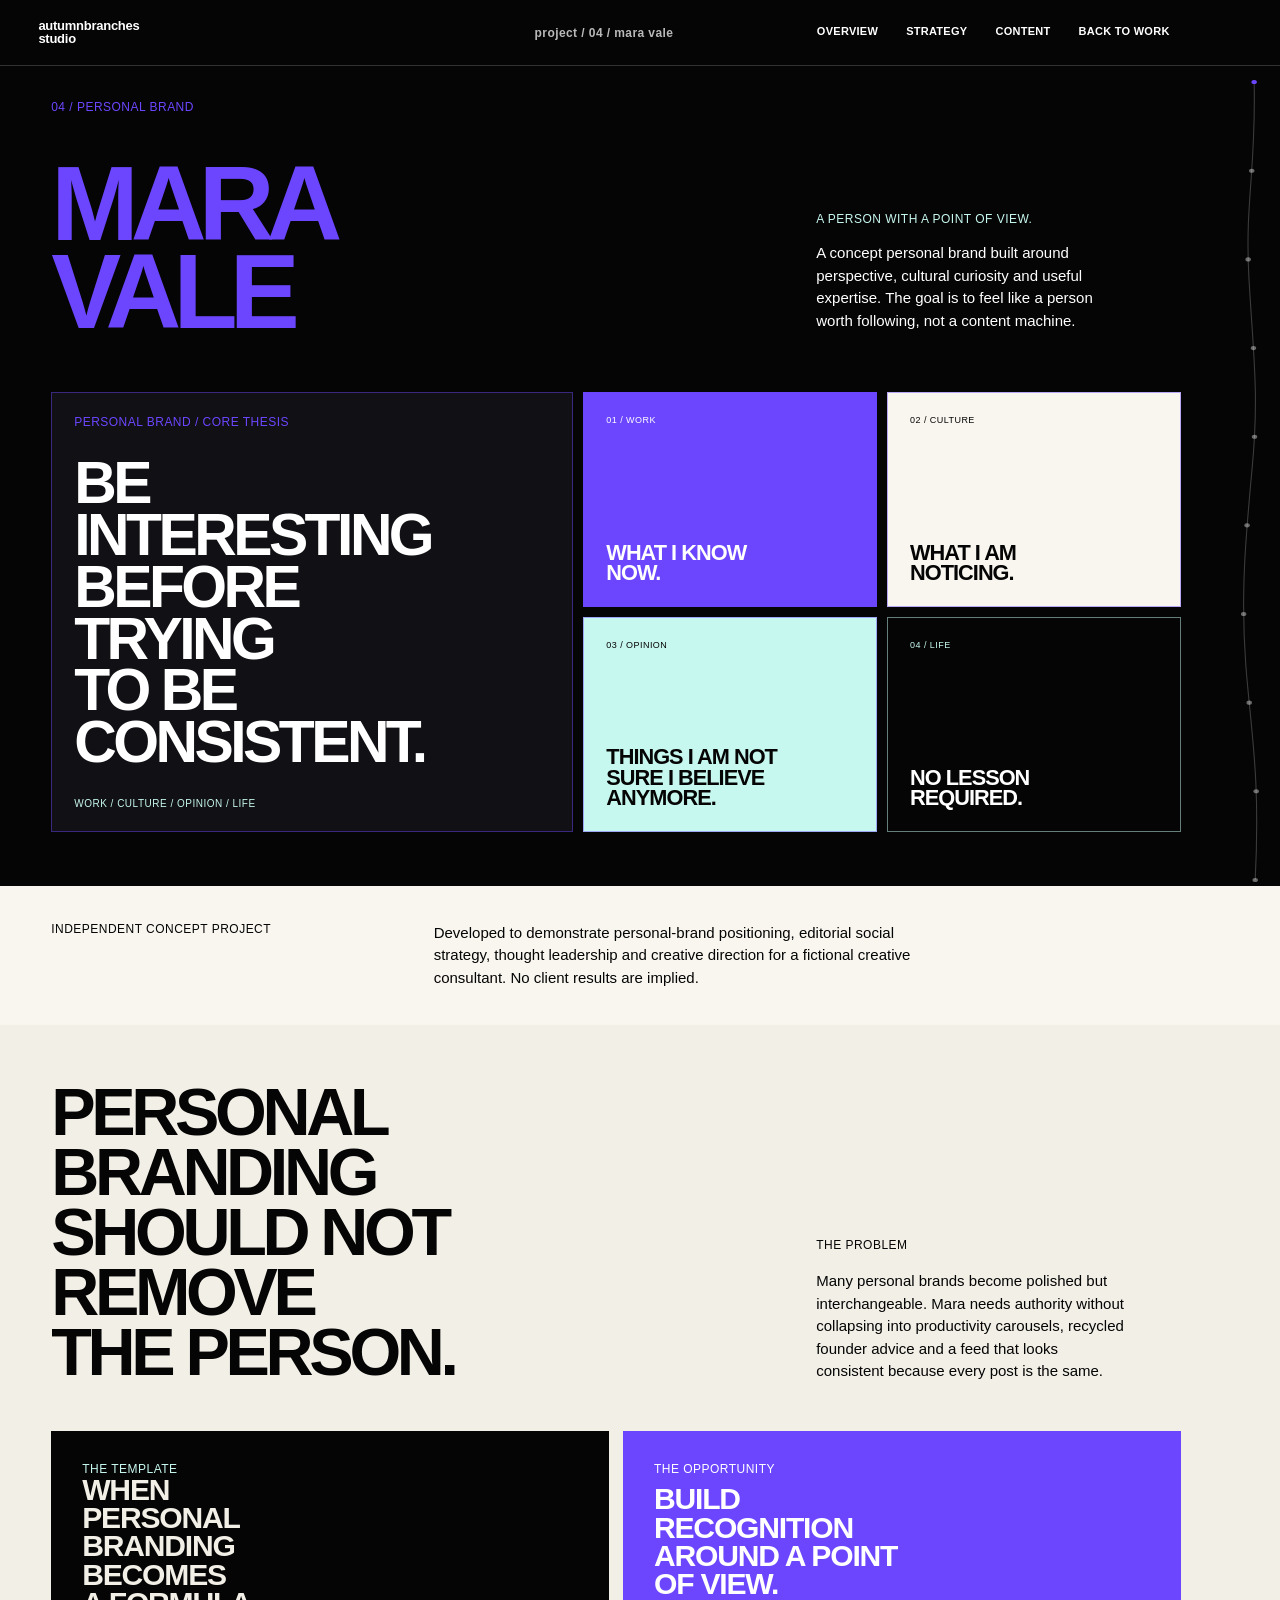
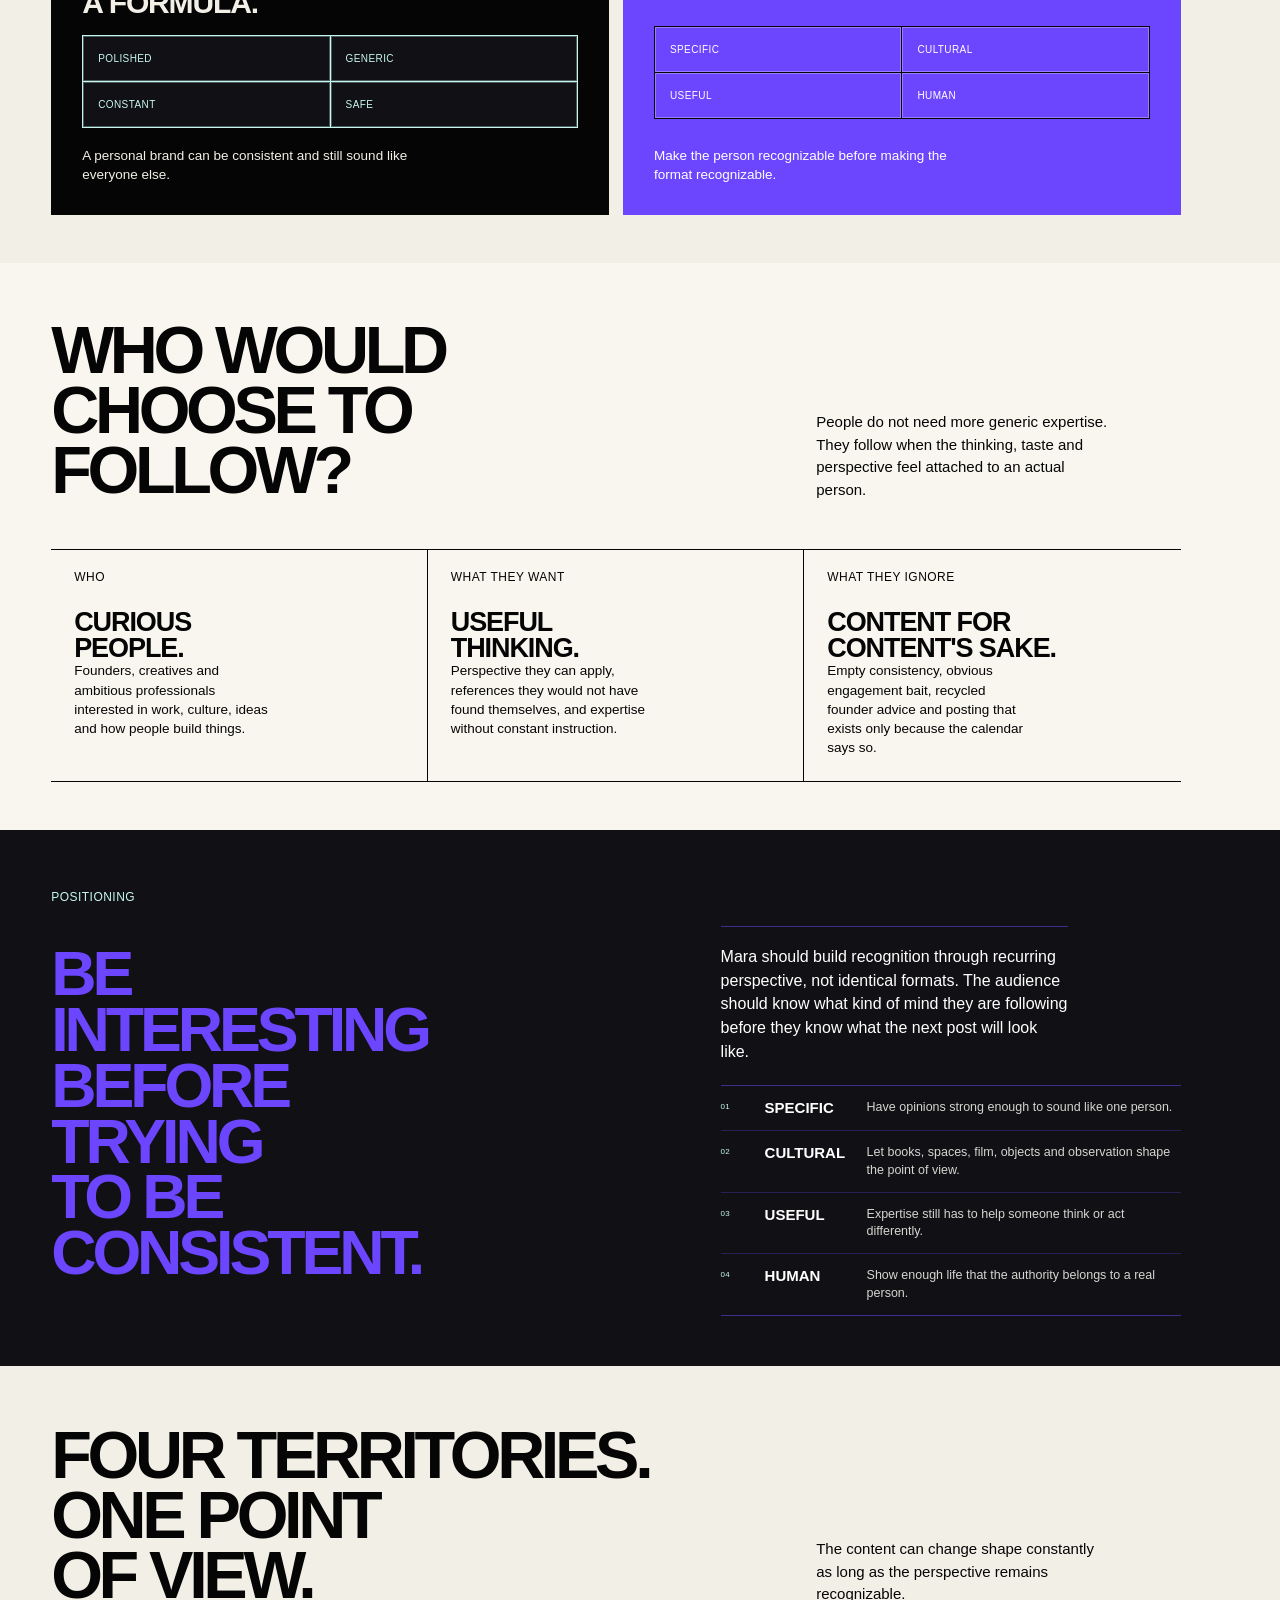
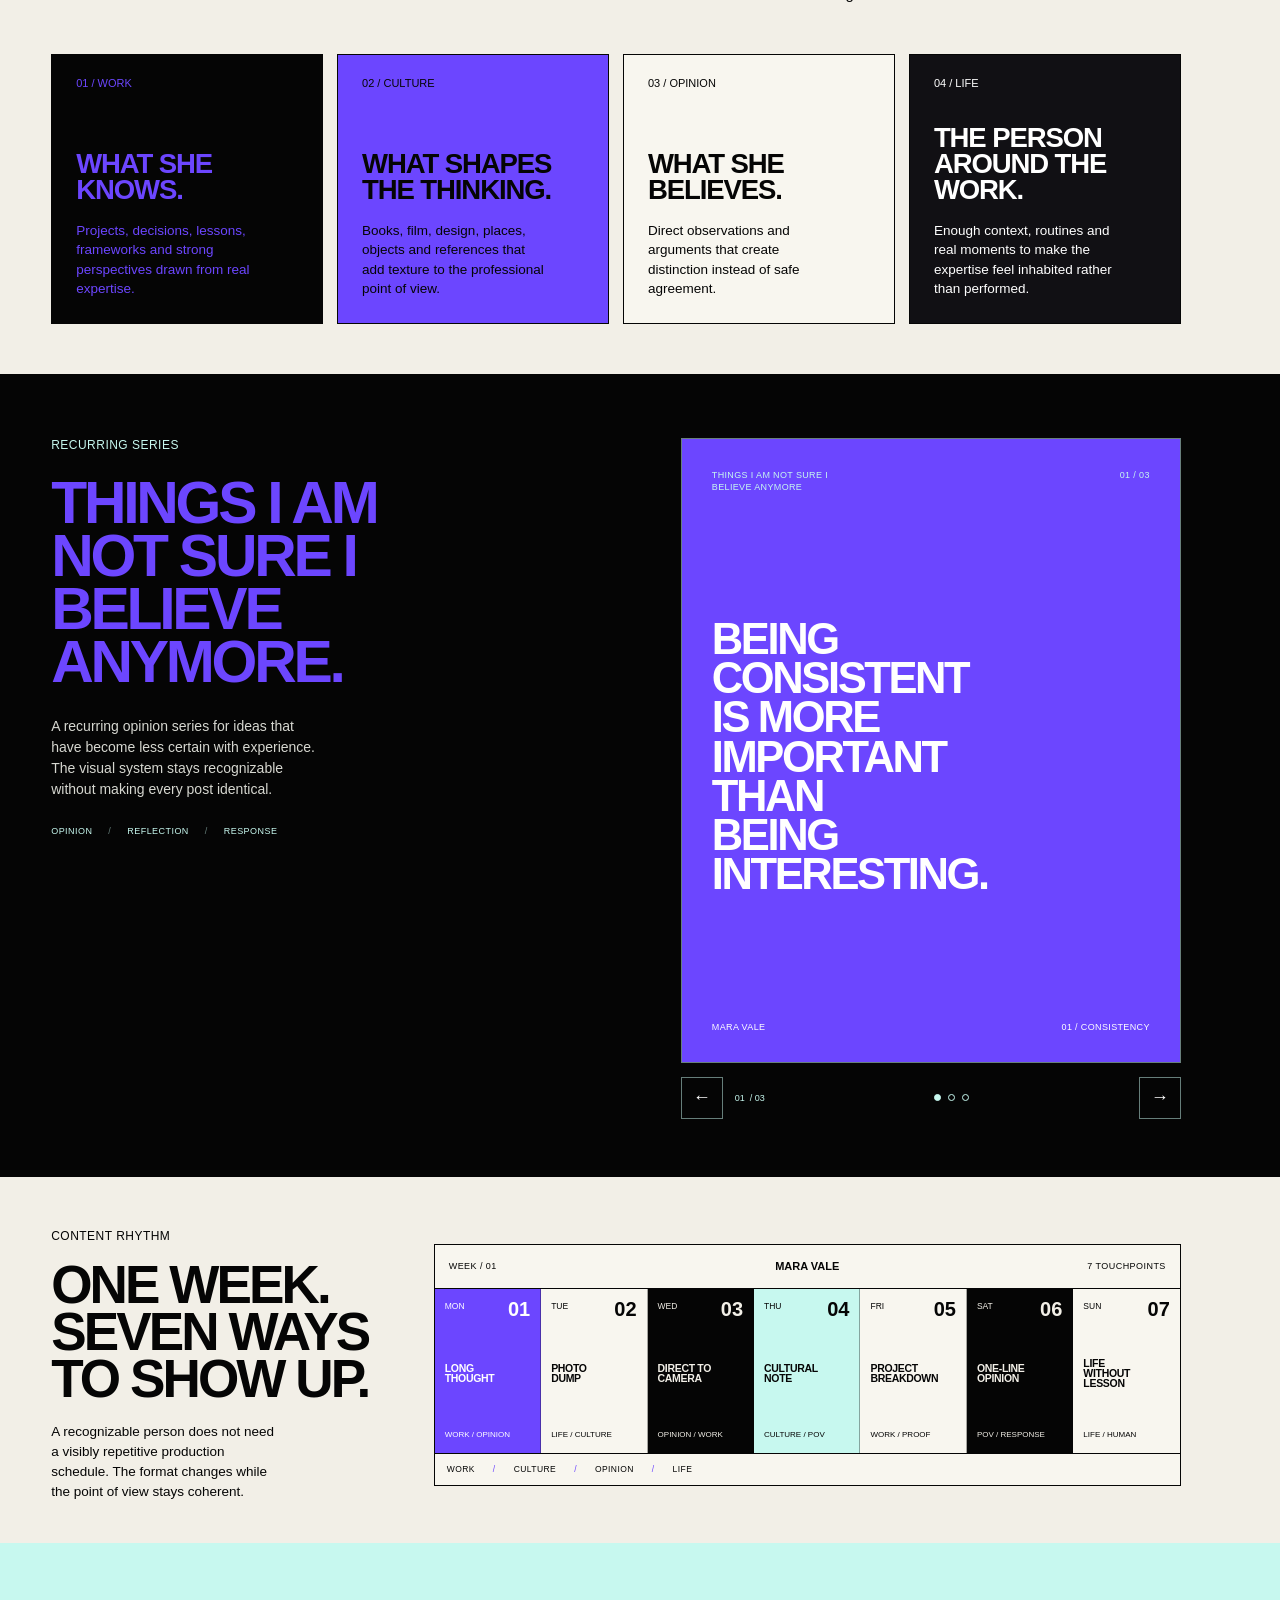
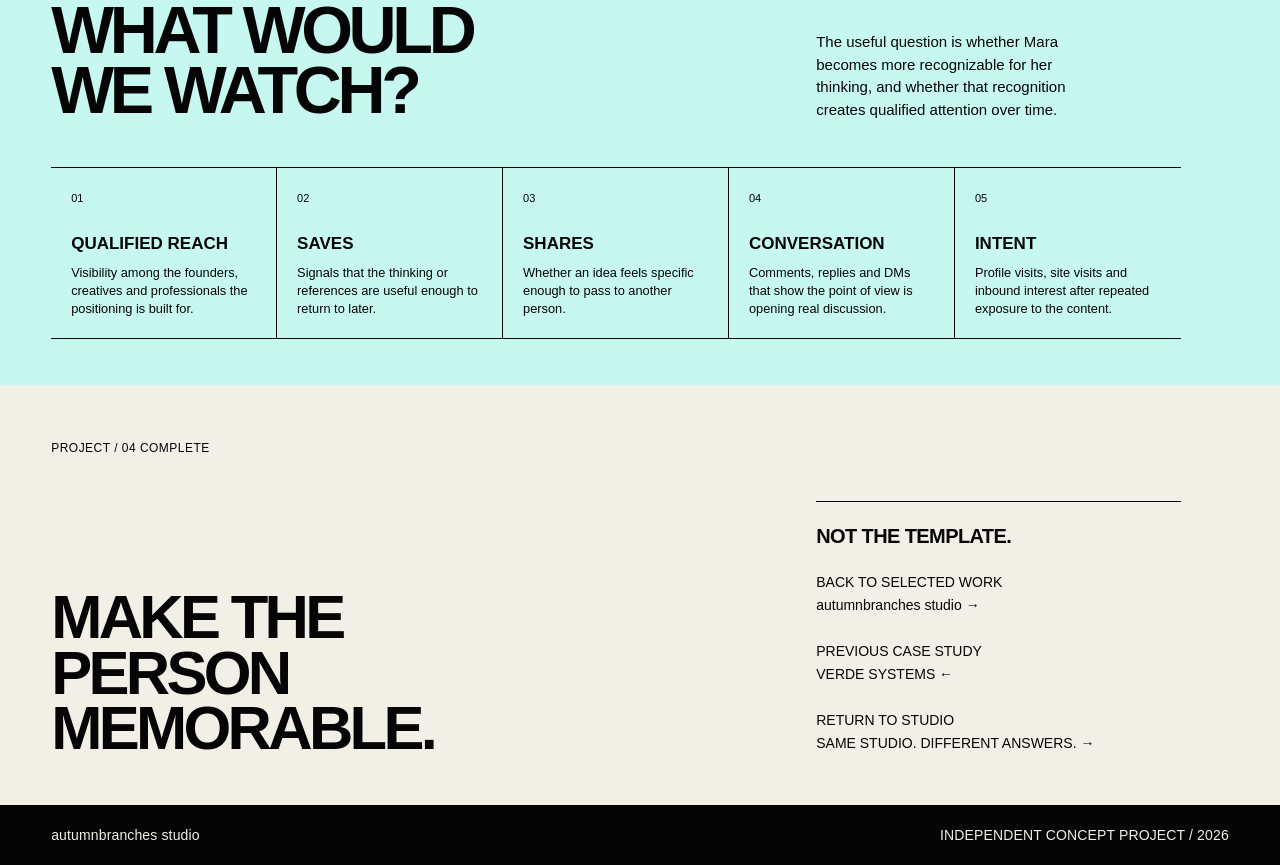
<file: projects/mara-vale/index.html>
<!DOCTYPE html>

<html lang="en">
<head>
<meta charset="utf-8"/>
<meta content="width=device-width,initial-scale=1" name="viewport"/>
<title>Mara Vale | Personal Branding | autumnbranches studio</title>
<meta name="description" content="Independent concept project by autumnbranches studio: personal-brand positioning, social content strategy and thought-leadership system for Mara Vale.">
  <meta name="robots" content="index,follow">
  <meta name="theme-color" content="#050505">
  <link rel="canonical" href="https://autumnbranchesstudio.github.io/projects/mara-vale/">
  <link rel="icon" href="../../assets/favicon.svg" type="image/svg+xml">
  <link rel="apple-touch-icon" href="../../assets/apple-touch-icon.png">
  <meta property="og:type" content="website">
  <meta property="og:site_name" content="autumnbranches studio">
  <meta property="og:title" content="Mara Vale | Personal Branding | autumnbranches studio">
  <meta property="og:description" content="Independent concept project by autumnbranches studio: personal-brand positioning, social content strategy and thought-leadership system for Mara Vale.">
  <meta property="og:url" content="https://autumnbranchesstudio.github.io/projects/mara-vale/">
  <meta property="og:image" content="https://autumnbranchesstudio.github.io/assets/autumnbranches-social-preview.png">
  <meta property="og:image:width" content="1200">
  <meta property="og:image:height" content="630">
  <meta property="og:image:alt" content="autumnbranches studio — social strategy, content and personal branding">
  <meta name="twitter:card" content="summary_large_image">
  <meta name="twitter:title" content="Mara Vale | Personal Branding | autumnbranches studio">
  <meta name="twitter:description" content="Independent concept project by autumnbranches studio: personal-brand positioning, social content strategy and thought-leadership system for Mara Vale.">
  <meta name="twitter:image" content="https://autumnbranchesstudio.github.io/assets/autumnbranches-social-preview.png">
<style>
    :root{
      --ink:#050505;
      --charcoal:#111014;
      --ivory:#f2efe7;
      --paper:#f8f6ef;
      --line:#c8c8bf;
      --muted:#77786f;
      --violet:#6c46ff;
      --aqua:#c7f8ef;
      --violet-deep:#4624c9;
      --white:#ffffff;
      --pad:clamp(22px,4vw,64px);
            --sans:Arial,"Helvetica Neue",Helvetica,sans-serif;
      --header-h:66px;
      --header-pad:clamp(22px,3vw,54px);
      --rail-safe:72px;
    }

    *{box-sizing:border-box}
    html{scroll-behavior:smooth}
    body{
      margin:0;
      background:var(--ivory);
      color:var(--ink);
      font-family:var(--sans);
      overflow-x:hidden;
    }
    a{color:inherit;text-decoration:none}

    .topbar{
      position:fixed;
      top:0;left:0;right:0;
      z-index:30;
      height:66px;
      display:grid;
      grid-template-columns:1fr auto 1fr;
      align-items:center;
      padding:0 var(--pad);
      border-bottom:1px solid rgba(108,70,255,.3);
      background:rgba(5,5,5,.94);
      color:var(--white);
      backdrop-filter:blur(12px);
    }
    .brand{
      font-weight:900;
      font-size:14px;
      line-height:.9;
      letter-spacing:-.04em;
    }
    .project-id{
      justify-self:center;
      font-family:var(--sans);
      font-size:11px;
      letter-spacing:.06em;
      color:var(--violet);
    }
    .top-links{
      justify-self:end;
      display:flex;
      gap:22px;
      font-family:var(--sans);
      font-size:10px;
      letter-spacing:.04em;
    }

    .section{
      min-height:100vh;
      padding:110px calc(var(--pad) + 48px) 72px var(--pad);
      position:relative;
    }
    .grid{
      display:grid;
      grid-template-columns:repeat(12,minmax(0,1fr));
      gap:clamp(12px,1.4vw,22px);
    }
    .eyebrow{
      font-family:var(--sans);
      font-size:11px;
      letter-spacing:.06em;
      text-transform:uppercase;
    }

    h1,h2,h3,p{margin:0}
    h1{
      font-size:clamp(76px,10vw,168px);
      line-height:.82;
      letter-spacing:-.075em;
      font-weight:900;
      text-transform:uppercase;
    }
    h2{
      font-size:clamp(48px,7vw,106px);
      line-height:.88;
      letter-spacing:-.065em;
      font-weight:900;
      text-transform:uppercase;
    }
    h3{
      font-size:clamp(25px,2.4vw,40px);
      line-height:.95;
      letter-spacing:-.04em;
      font-weight:900;
      text-transform:uppercase;
    }
    p{
      font-size:clamp(15px,1.05vw,18px);
      line-height:1.5;
    }

    .hero{
      background:var(--ink);
      color:var(--white);
      padding-top:120px;
    }
    .hero .eyebrow{grid-column:1/4;color:var(--violet)}
    .hero h1{
      grid-column:1/8;
      margin-top:38px;
      color:var(--violet);
    }
    .hero .intro{
      grid-column:9/13;
      align-self:end;
      max-width:34ch;
      margin-bottom:18px;
    }
    .hero .intro .eyebrow{
      display:block;
      margin-bottom:16px;
      color:var(--violet);
    }
    .hero-console{
      grid-column:1/13;
      margin-top:54px;
      min-height:48vh;
      display:grid;
      grid-template-columns:1.25fr .75fr;
      gap:12px;
    }
    .console-large,
    .console-side > div{
      border:1px solid rgba(108,70,255,.55);
      background:var(--charcoal);
      color:var(--violet);
      font-family:var(--sans);
      font-size:10px;
      letter-spacing:.04em;
      padding:18px;
    }
    .console-large{
      display:flex;
      flex-direction:column;
      justify-content:space-between;
    }
    .console-title{
      font-size:clamp(32px,4vw,68px);
      font-family:var(--sans);
      font-weight:900;
      line-height:.9;
      letter-spacing:-.05em;
      text-transform:uppercase;
      color:var(--white);
      max-width:8ch;
    }
    .console-grid{
      display:grid;
      grid-template-columns:repeat(3,1fr);
      gap:10px;
      margin-top:40px;
    }
    .console-stat{
      padding-top:12px;
      border-top:1px solid rgba(108,70,255,.35);
    }
    .console-stat strong{
      display:block;
      margin-top:12px;
      font-size:clamp(24px,3vw,48px);
      font-family:var(--sans);
      color:var(--violet);
    }
    .console-side{
      display:grid;
      grid-template-rows:1fr 1fr;
      gap:12px;
    }
    .console-side > div{
      display:flex;
      align-items:flex-end;
    }

    .disclosure{
      min-height:auto;
      padding-top:52px;
      padding-bottom:52px;
      background:var(--paper);
    }
    .disclosure .eyebrow{grid-column:1/4}
    .disclosure p{grid-column:5/11;max-width:60ch}

    .problem h2{grid-column:1/8}
    .problem .copy{grid-column:9/13;align-self:end;max-width:36ch}
    .problem .visual-strip{
      grid-column:1/13;
      margin-top:58px;
      display:grid;
      grid-template-columns:.8fr 1.2fr .8fr;
      gap:12px;
    }

    .placeholder{
      min-height:320px;
      border:1px solid var(--ink);
      padding:18px;
      display:flex;
      align-items:flex-end;
      font-family:var(--sans);
      font-size:10px;
      letter-spacing:.05em;
      text-transform:uppercase;
      background:transparent;
    }
    .placeholder.dark{background:var(--ink);color:var(--violet);border-color:var(--violet)}
    .placeholder.violet{background:var(--violet);color:var(--ink);border-color:var(--violet)}
    .placeholder.soft{background:var(--aqua)}
    .placeholder.charcoal{background:var(--charcoal);color:var(--white);border-color:#343434}

    .audience{
      background:var(--paper);
    }
    .audience h2{grid-column:1/8}
    .audience .lead{grid-column:9/13;align-self:end;max-width:34ch}
    .audience-cards{
      grid-column:1/13;
      margin-top:58px;
      display:grid;
      grid-template-columns:repeat(3,1fr);
      border-top:1px solid var(--ink);
      border-bottom:1px solid var(--ink);
    }
    .aud-card{
      min-height:260px;
      padding:26px 28px 34px;
      border-right:1px solid var(--ink);
    }
    .aud-card:last-child{border-right:none}
    .aud-card .eyebrow{display:block;margin-bottom:58px}
    .aud-card p{max-width:27ch}

    .positioning{
      background:var(--charcoal);
      color:var(--white);
    }
    .positioning .eyebrow{grid-column:1/4;color:var(--violet)}
    .positioning h2{
      grid-column:1/10;
      margin-top:46px;
      color:var(--violet);
    }
    .positioning .statement{
      grid-column:8/13;
      margin-top:58px;
      padding-top:22px;
      border-top:1px solid rgba(108,70,255,.45);
      max-width:40ch;
    }
    .principles{
      grid-column:1/13;
      margin-top:72px;
      display:grid;
      grid-template-columns:repeat(4,1fr);
      border-top:1px solid rgba(108,70,255,.45);
      border-bottom:1px solid rgba(108,70,255,.45);
    }
    .principle{
      min-height:220px;
      padding:28px 24px 38px;
      border-right:1px solid rgba(108,70,255,.3);
    }
    .principle:last-child{border-right:none}
    .principle strong{
      display:block;
      margin-top:38px;
      font-size:20px;
      text-transform:uppercase;
    }
    .principle p{
      margin-top:10px;
      font-size:14px;
      max-width:24ch;
      color:#d5d6d0;
    }

    .content h2{grid-column:1/8}
    .content .lead{grid-column:9/13;align-self:end;max-width:36ch}
    .territories{
      grid-column:1/13;
      margin-top:58px;
      display:grid;
      grid-template-columns:repeat(4,1fr);
      gap:12px;
    }
    .territory{
      min-height:360px;
      padding:24px;
      border:1px solid var(--ink);
      display:flex;
      flex-direction:column;
      justify-content:space-between;
    }
    .territory:nth-child(1){background:var(--ink);color:var(--violet)}
    .territory:nth-child(2){background:var(--violet)}
    .territory:nth-child(3){background:var(--paper)}
    .territory:nth-child(4){background:var(--charcoal);color:var(--white)}
    .territory .num{font-family:var(--sans);font-size:11px}
    .territory p{font-size:14px;max-width:25ch}

    .social{
      background:var(--paper);
    }
    .social h2{grid-column:1/7}
    .social .lead{grid-column:8/13;align-self:end;max-width:38ch}
    .social-grid{
      grid-column:1/13;
      margin-top:58px;
      display:grid;
      grid-template-columns:1.15fr .75fr .75fr;
      grid-template-rows:minmax(220px,28vh) minmax(220px,28vh);
      gap:12px;
    }
    .social-grid .placeholder:nth-child(1){grid-row:1/3}
    .social-grid .placeholder{min-height:0}

    .campaign{
      background:var(--ink);
      color:var(--white);
    }
    .campaign .eyebrow{grid-column:1/4;color:var(--violet)}
    .campaign h2{
      grid-column:1/8;
      margin-top:46px;
      color:var(--violet);
    }
    .campaign .campaign-data{
      grid-column:9/13;
      align-self:end;
      font-family:var(--sans);
      font-size:clamp(20px,2vw,30px);
      line-height:1.3;
      color:var(--aqua);
      padding:20px;
      border:1px solid rgba(108,70,255,.45);
    }
    .campaign-line{
      grid-column:1/13;
      margin-top:70px;
      display:grid;
      grid-template-columns:repeat(4,1fr);
      gap:20px;
      border-top:1px solid rgba(108,70,255,.3);
      border-bottom:1px solid rgba(108,70,255,.3);
      padding:36px 0;
    }
    .campaign-step span{font-family:var(--sans);font-size:10px;color:var(--violet)}
    .campaign-step strong{
      display:block;
      margin-top:14px;
      font-size:clamp(21px,2vw,32px);
      line-height:1;
      text-transform:uppercase;
    }
    .campaign-step p{
      margin-top:12px;
      font-size:14px;
      max-width:23ch;
      color:#d0d1cb;
    }

    .calendar h2{grid-column:1/7}
    .calendar .lead{grid-column:8/13;align-self:end;max-width:36ch}
    .week{
      grid-column:1/13;
      margin-top:58px;
      border-top:1px solid var(--ink);
    }
    .day{
      display:grid;
      grid-template-columns:100px 1fr 1fr;
      gap:24px;
      padding:22px 0;
      border-bottom:1px solid var(--line);
      align-items:start;
    }
    .day .day-name{font-family:var(--sans);font-size:11px}
    .day strong{text-transform:uppercase}
    .day p{font-size:14px;color:var(--muted);max-width:40ch}

    .measure{
      background:var(--aqua);
    }
    .measure h2{grid-column:1/8}
    .measure .lead{grid-column:9/13;align-self:end;max-width:34ch}
    .metrics{
      grid-column:1/13;
      margin-top:58px;
      display:grid;
      grid-template-columns:repeat(5,1fr);
      border-top:1px solid var(--ink);
      border-bottom:1px solid var(--ink);
    }
    .metric{
      min-height:240px;
      padding:24px;
      border-right:1px solid var(--ink);
    }
    .metric:last-child{border-right:none}
    .metric span{font-family:var(--sans);font-size:10px}
    .metric strong{display:block;margin-top:52px;font-size:20px;text-transform:uppercase}
    .metric p{margin-top:10px;font-size:13px}

    .closing{
      min-height:82vh;
      display:flex;
      align-items:center;
      background:var(--ivory);
    }
    .closing .grid{width:100%}
    .closing .eyebrow{grid-column:1/4}
    .closing h2{grid-column:1/9;margin-top:42px}
    .closing .next{
      grid-column:9/13;
      align-self:end;
      border-top:1px solid var(--ink);
      padding-top:20px;
      font-family:var(--sans);
      font-size:12px;
      line-height:1.8;
    }

    .branch-nav{
      position:fixed;
      right:8px;
      top:82px;
      bottom:20px;
      width:42px;
      z-index:25;
      pointer-events:none;
    }
    .branch-nav svg{width:100%;height:100%;overflow:visible}
    .branch-nav .trunk{
      fill:none;
      stroke:rgba(255,255,255,.22);
      stroke-width:1.1;
      vector-effect:non-scaling-stroke;
      stroke-linecap:round;
    }
    .branch-nav .active{
      fill:none;
      stroke:var(--violet);
      stroke-width:1.8;
      vector-effect:non-scaling-stroke;
      stroke-linecap:round;
      stroke-dasharray:1;
      stroke-dashoffset:1;
    }
    .branch-nav .dot{fill:rgba(255,255,255,.4);transition:.25s ease}
    .branch-nav .dot.current{fill:var(--violet)}
    body.light-zone .branch-nav .trunk{stroke:rgba(5,5,5,.24)}
    body.light-zone .branch-nav .dot{fill:rgba(5,5,5,.38)}
    body.light-zone .branch-nav .dot.current{fill:var(--violet-deep)}

    footer{
      padding:22px var(--pad);
      background:var(--ink);
      color:var(--ivory);
      display:flex;
      justify-content:space-between;
      gap:20px;
      font-family:var(--sans);
      font-size:10px;
    }

    @media(max-width:900px){
      .topbar{grid-template-columns:1fr auto}
      .project-id{display:none}
      .top-links{gap:12px}
      .section{padding-right:calc(var(--pad) + 30px)}
      .hero .eyebrow,.hero h1,.hero .intro,
      .disclosure .eyebrow,.disclosure p,
      .problem h2,.problem .copy,
      .audience h2,.audience .lead,
      .positioning .eyebrow,.positioning h2,.positioning .statement,
      .content h2,.content .lead,
      .social h2,.social .lead,
      .campaign .eyebrow,.campaign h2,.campaign .campaign-data,
      .calendar h2,.calendar .lead,
      .measure h2,.measure .lead,
      .closing .eyebrow,.closing h2,.closing .next{
        grid-column:1/13;
      }
      .hero .intro,.problem .copy,.audience .lead,.content .lead,.social .lead,
      .campaign .campaign-data,.calendar .lead,.measure .lead,.closing .next{margin-top:28px}
      .hero-console{grid-template-columns:1fr}
      .console-side{grid-template-columns:1fr 1fr;grid-template-rows:auto}
      .problem .visual-strip{grid-template-columns:1fr}
      .audience-cards,.territories,.principles,.campaign-line,.metrics{
        grid-template-columns:1fr 1fr;
      }
      .aud-card,.principle,.metric{border-bottom:1px solid currentColor}
      .social-grid{
        grid-template-columns:1fr 1fr;
        grid-template-rows:repeat(3,220px);
      }
      .social-grid .placeholder:nth-child(1){grid-row:1/3}
      .day{grid-template-columns:80px 1fr}
      .day p{grid-column:2}
    }

    @media(max-width:560px){
      .topbar{height:58px;padding:0 18px}
      .top-links a:nth-child(2){display:none}
      .section{padding:92px 28px 58px 18px}
      h1{font-size:clamp(58px,18vw,94px)}
      h2{font-size:clamp(42px,13vw,72px)}
      .console-grid{grid-template-columns:1fr}
      .console-side{grid-template-columns:1fr}
      .audience-cards,.territories,.principles,.campaign-line,.metrics{grid-template-columns:1fr}
      .aud-card,.principle,.metric{border-right:none}
      .social-grid{grid-template-columns:1fr;grid-template-rows:repeat(5,190px)}
      .social-grid .placeholder:nth-child(1){grid-row:auto}
      .day{grid-template-columns:1fr;gap:8px}
      .day p{grid-column:auto}
      .branch-nav{right:0;width:28px}
    }

    @media(prefers-reduced-motion:reduce){
      html{scroll-behavior:auto}
    }

    /* --- Mara closing section fix: no headline/link collisions --- */
    .closing .grid{
      width:100%;
      align-items:end;
    }

    .closing .eyebrow{
      grid-column:1 / 13;
      margin-bottom:28px;
    }

    .closing h2{
      grid-column:1 / 8;
      margin-top:0;
      max-width:8.4ch;
      font-size:clamp(46px,5.4vw,86px);
      line-height:.9;
      letter-spacing:-.06em;
      overflow-wrap:normal;
      word-break:normal;
    }

    .closing .next{
      grid-column:9 / 13;
      align-self:end;
      margin:0;
      min-width:0;
      border-top:1px solid var(--ink);
      padding-top:22px;
      padding-left:0;
      font-family:var(--sans);
      font-size:12px;
      line-height:1.8;
    }

    .closing .next > div{
      max-width:100%;
    }

    @media(max-width:1100px){
      .closing h2{
        grid-column:1 / 9;
        font-size:clamp(44px,5vw,72px);
        max-width:9ch;
      }

      .closing .next{
        grid-column:9 / 13;
      }
    }

    @media(max-width:900px){
      .closing .eyebrow,
      .closing h2,
      .closing .next{
        grid-column:1 / 13 !important;
      }

      .closing h2{
        max-width:10ch;
        font-size:clamp(46px,9vw,76px);
      }

      .closing .next{
        margin-top:42px;
        max-width:430px;
      }
    }

    @media(max-width:560px){
      .closing h2{
        max-width:none;
        font-size:clamp(40px,13vw,64px);
        line-height:.92;
      }
    }


    .case-wipe {
      position: fixed;
      inset: 0;
      z-index: 999;
      pointer-events: none;
      transform: scaleX(0);
      transform-origin: right center;
      background: #090909;
    }
    .case-wipe.is-active {
      animation: caseWipe .4s cubic-bezier(.72,0,.2,1) forwards;
    }
    @keyframes caseWipe {
      from { transform: scaleX(0); }
      to { transform: scaleX(1); }
    }
    @media(prefers-reduced-motion:reduce){
      .case-wipe{display:none}
    }

  
    /* autumnbranches case-study strip, matched to homepage */
    .topbar{
      position:fixed;
      z-index:100;
      inset:0 0 auto 0;
      height:var(--header-h);
      display:grid;
      grid-template-columns:1fr auto 1fr;
      align-items:center;
      padding:0 calc(var(--header-pad) + var(--rail-safe)) 0 var(--header-pad);
      background:var(--case-bar-bg,var(--ivory));
      color:var(--case-bar-fg,var(--ink));
      border-bottom:1px solid color-mix(in srgb,currentColor 18%,transparent);
      backdrop-filter:none;
      transition:background 180ms ease,color 180ms ease,border-color 180ms ease;
    }
    .brand{
      justify-self:start;
      font-family:Arial,Helvetica,sans-serif;
      font-weight:700;
      font-size:13px;
      line-height:.95;
      letter-spacing:-.02em;
      text-transform:none;
      font-variant:normal;
    }
    .brand span{display:block;text-transform:none}
    .project-id{
      justify-self:center;
      font-family:Arial,Helvetica,sans-serif;
      font-size:10.5px;
      font-weight:700;
      letter-spacing:.015em;
      text-transform:none;
      color:inherit;
      opacity:.72;
      white-space:nowrap;
    }
    .top-links{
      justify-self:end;
      display:flex;
      gap:28px;
      font-family:Arial,Helvetica,sans-serif;
      font-size:10px;
      font-weight:700;
      letter-spacing:.015em;
      text-transform:uppercase;
      white-space:nowrap;
    }
    .top-links a{padding-bottom:3px;border-bottom:1px solid transparent}
    .top-links a:hover,.top-links a:focus-visible{border-color:currentColor}
    @media(max-width:980px){
      .topbar{grid-template-columns:1fr auto;padding-right:20px}
      .project-id{display:none}
      .top-links{gap:16px}
      .top-links a:not(.back-link){display:none}
    }
    @media(max-width:680px){
      .topbar{height:58px;padding:0 18px}
      .brand{font-size:12px}
      .top-links{font-size:9px}
    }


/* MOBILE RESPONSIVE LAYER. Desktop composition above is unchanged. */
.case-menu-toggle{display:none;appearance:none;border:0;background:transparent;color:inherit;padding:8px 0;font:inherit;font-size:10px;font-weight:800;letter-spacing:.02em;text-transform:uppercase;cursor:pointer}

@media(max-width:820px){
  :root{--header-h:60px;--rail-safe:26px}
  .topbar{
    height:var(--header-h);
    grid-template-columns:1fr auto;
    padding:0 18px;
  }
  .brand{font-size:12.5px}
  .project-id{display:none}
  .case-menu-toggle{display:block;grid-column:2;grid-row:1;justify-self:end;z-index:3}
  .top-links{
    position:fixed;
    z-index:99;
    top:var(--header-h);
    left:0;
    right:0;
    width:100%;
    justify-self:stretch;
    display:flex;
    flex-direction:column;
    gap:0;
    padding:8px 18px 18px;
    background:var(--case-bar-bg,var(--ivory));
    color:var(--case-bar-fg,var(--ink));
    border-bottom:1px solid color-mix(in srgb,currentColor 20%,transparent);
    opacity:0;
    visibility:hidden;
    pointer-events:none;
    transform:translateY(-10px);
    transition:opacity 180ms ease,transform 220ms ease,visibility 180ms ease,background 180ms ease,color 180ms ease;
  }
  .topbar.menu-open .top-links{opacity:1;visibility:visible;pointer-events:auto;transform:none}
  .top-links a,
  .top-links a:not(.back-link){
    display:block!important;
    width:100%;
    padding:14px 0;
    border-bottom:1px solid color-mix(in srgb,currentColor 18%,transparent);
    font-size:14px;
  }
  .top-links a:last-child{border-bottom:0}

  .section{
    min-height:auto;
    padding:84px 34px 60px 18px;
  }
  .grid{grid-template-columns:minmax(0,1fr);gap:18px}
  .grid > *{grid-column:1 / -1!important;min-width:0}

  h1{font-size:clamp(50px,15vw,78px);line-height:.86;letter-spacing:-.065em;overflow-wrap:normal;word-break:normal}
  h2{font-size:clamp(38px,11vw,58px);line-height:.92;letter-spacing:-.055em;overflow-wrap:normal;word-break:normal}
  h3{font-size:clamp(24px,7vw,34px);line-height:.98}
  p{font-size:15px;line-height:1.5}
  .eyebrow{font-size:9px;line-height:1.4}

  .hero{padding-top:88px;min-height:auto}
  .hero h1{margin-top:24px!important;max-width:none}
  .hero .intro,.hero .hero-thesis{margin-top:22px!important;margin-bottom:0;max-width:34ch}
  .hero .hero-visual,
  .hero .hero-mosaic,
  .hero-console{margin-top:30px!important;grid-column:1/-1!important}
  .hero .hero-visual{min-height:330px!important}
  .hero .hero-mosaic{grid-template-columns:1fr!important;grid-template-rows:none!important;gap:10px}
  .hero-mosaic .tile{min-height:145px!important;grid-row:auto!important}
  .hero-console{grid-template-columns:1fr!important;min-height:auto!important}
  .console-side{grid-template-columns:1fr!important;grid-template-rows:auto!important}
  .console-grid{grid-template-columns:1fr!important}

  .disclosure{padding-top:44px;padding-bottom:44px}
  .disclosure p{margin-top:14px;max-width:38ch}

  .problem .copy,.audience .lead,.content .lead,.social .lead,.calendar .lead,.measure .lead{margin-top:20px!important;max-width:36ch}
  .problem .visual-strip{grid-template-columns:1fr!important;gap:10px;margin-top:32px}
  .placeholder{min-height:180px!important}

  .audience-cards,.territories,.principles,.campaign-line,.metrics{
    grid-template-columns:1fr!important;
    margin-top:34px!important;
  }
  .aud-card,.territory,.principle,.metric{min-height:auto!important;padding:22px!important;border-right:0!important}
  .aud-card strong,.metric strong{margin-top:28px!important}

  .social-grid{
    grid-template-columns:1fr!important;
    grid-template-rows:none!important;
    gap:10px!important;
    margin-top:34px!important;
  }
  .social-grid .placeholder{grid-row:auto!important;min-height:185px!important}

  .campaign h2{margin-top:20px!important}
  .campaign .campaign-clock,.campaign .campaign-note,.campaign .campaign-data{margin-top:20px!important;max-width:34ch}
  .campaign-line{gap:0}
  .campaign-step{min-height:auto!important;padding:22px!important;border-right:0!important}

  .week{margin-top:34px!important}
  .day{grid-template-columns:1fr!important;gap:8px!important;padding:18px 0!important}
  .day p{grid-column:auto!important}

  .closing{min-height:auto;align-items:start;padding-top:78px;padding-bottom:72px}
  .closing h2{margin-top:24px!important;max-width:none!important;font-size:clamp(40px,11.5vw,60px)!important;line-height:.93!important}
  .closing .next{margin-top:34px!important;max-width:100%!important;font-size:10px!important;line-height:1.75!important}

  footer{padding:18px 32px 18px 18px;display:block;font-size:8px;line-height:1.5}
  footer span{display:block;margin-top:5px}

  .branch-nav{
    right:1px;
    top:calc(var(--header-h) + 8px);
    bottom:10px;
    width:18px;
    opacity:.62;
  }
}

@media(max-width:430px){
  .section{padding-left:16px;padding-right:30px}
  h1{font-size:clamp(47px,14.6vw,64px)}
  h2{font-size:clamp(36px,10.5vw,50px)}
  .hero .hero-visual{min-height:300px!important}
  .hero-mosaic .tile{min-height:135px!important}
  .placeholder{min-height:165px!important}
}

  
/* v23 launch polish: keyboard navigation without visual layout changes */
.skip-link{position:fixed;left:16px;top:10px;z-index:1000;padding:10px 14px;border:1px solid currentColor;background:var(--ivory,#f4f1e9);color:var(--ink,#0a0a0a);font:700 12px/1 Arial,Helvetica,sans-serif;letter-spacing:.02em;transform:translateY(-160%);transition:transform 160ms ease}
.skip-link:focus{transform:translateY(0)}
:where(a,button,input,select,textarea,[tabindex]):focus-visible{outline:2px solid currentColor!important;outline-offset:3px}
</style>
<style id="mara-mobile-overflow-fix">
@media(max-width:820px){
  .console-title{max-width:100%;font-size:clamp(28px,8vw,46px)}
  .closing h2{font-size:clamp(34px,8.8vw,48px)!important;letter-spacing:-.045em!important;max-width:100%!important}
}
@media(max-width:430px){
  .closing h2{font-size:34px!important;line-height:.96!important}
}
</style>
<style id="mara-v12-social-only">
/* V12 VERDE: social communication + content only. No UI/UX/product-design claims. */
@media(min-width:821px){
  .section{min-height:auto;padding-top:76px;padding-bottom:60px}
  .hero{padding-top:102px;padding-bottom:58px}
  .hero h1{margin-top:28px!important;font-size:clamp(78px,8.2vw,142px)!important;line-height:.84!important;max-width:7ch}
  .hero .intro{margin-bottom:4px!important}
  .disclosure{padding-top:40px;padding-bottom:40px}
  .problem h2,.audience h2,.content h2,.social h2,.calendar h2,.measure h2{font-size:clamp(50px,5.2vw,80px);line-height:.9}
  .problem .copy,.audience .lead,.content .lead,.social .lead,.measure .lead{max-width:35ch}

  .mara-brand-world{grid-column:1/13;margin-top:38px;display:grid;grid-template-columns:1.28fr .72fr .72fr;grid-template-rows:1fr 1fr;gap:10px;min-height:390px}
  .signal-main,.signal-card{margin:0;border:1px solid rgba(108,70,255,.45);padding:22px;min-width:0}
  .signal-main{grid-row:1/3;background:var(--charcoal);display:flex;flex-direction:column;justify-content:space-between}
  .signal-main strong{font-size:clamp(44px,4.6vw,78px);line-height:.88;letter-spacing:-.06em;color:var(--white);max-width:9ch}
  .signal-main small{font-family:var(--sans);font-size:9px;color:var(--violet);letter-spacing:.05em}
  .signal-card{display:flex;flex-direction:column;justify-content:space-between;gap:22px}
  .signal-card span{font-family:var(--sans);font-size:8px;letter-spacing:.05em}
  .signal-card strong{font-size:clamp(20px,1.7vw,29px);line-height:.95;letter-spacing:-.045em;max-width:15ch}
  .signal-violet{background:var(--violet);color:var(--ink)}
  .signal-paper{background:var(--paper);color:var(--ink)}
  .signal-soft{background:var(--aqua);color:var(--ink)}

  .problem{padding-top:66px!important;padding-bottom:56px!important}
  .mara-strategy-boards{grid-column:1/13;margin-top:38px;display:grid;grid-template-columns:1fr 1fr;gap:14px}
  .mara-board{min-height:330px;padding:26px;display:flex;flex-direction:column;justify-content:space-between;border:1px solid var(--ink)}
  .mara-board h3{font-size:clamp(30px,2.6vw,46px);max-width:12ch}
  .mara-board p{max-width:42ch;font-size:14px;line-height:1.45}
  .board-dark{background:var(--ink);color:var(--ivory);border-color:var(--ink)}
  .board-dark .eyebrow{color:var(--violet)}
  .board-violet{background:var(--violet);color:var(--ink);border-color:var(--violet)}
  .pattern-list{display:grid;grid-template-columns:repeat(2,minmax(0,1fr));gap:1px;background:currentColor;border:1px solid currentColor;margin:24px 0}
  .pattern-list span{background:inherit;color:inherit;padding:16px 14px;font-family:var(--sans);font-size:9px;letter-spacing:.04em;border:1px solid currentColor}
  .board-dark .pattern-list{background:var(--violet);border-color:rgba(108,70,255,.45)}
  .board-dark .pattern-list span{background:var(--charcoal);color:var(--violet);border-color:rgba(108,70,255,.34)}
  .board-violet .pattern-list{background:var(--ink);border-color:var(--ink)}
  .board-violet .pattern-list span{background:var(--violet);color:var(--ink);border-color:rgba(5,5,5,.32)}

  .audience{padding-top:66px!important;padding-bottom:54px!important}
  .audience-cards{margin-top:36px!important}
  .aud-card{min-height:214px!important;padding:22px 24px 26px!important}
  .aud-card .eyebrow{margin-bottom:32px!important}
  .aud-card h3{font-size:clamp(27px,2.1vw,36px)}
  .aud-card p{font-size:13.5px;line-height:1.42}

  .positioning{padding-top:68px!important;padding-bottom:56px!important}
  .positioning .grid{align-items:start}
  .positioning>.grid>.eyebrow{grid-column:1/7;grid-row:1;margin:0}
  .positioning h2{grid-column:1/8;grid-row:2;margin-top:28px!important;font-size:clamp(56px,5.3vw,82px)!important;line-height:.89!important;max-width:7.5ch}
  .positioning-side{grid-column:8/13;grid-row:2;margin-top:8px;display:flex;flex-direction:column;gap:28px;min-width:0}
  .positioning .statement{grid-column:auto;grid-row:auto;margin:0!important;max-width:39ch;padding-top:18px;border-top:1px solid rgba(108,70,255,.48)}
  .positioning .statement p{font-size:16px;line-height:1.48}
  .positioning .principles{grid-column:auto;grid-row:auto;margin:0!important;width:100%;display:grid;grid-template-columns:1fr;border-top:1px solid rgba(108,70,255,.48);border-bottom:1px solid rgba(108,70,255,.48)}
  .positioning .principle{min-height:0!important;padding:13px 0!important;border-right:0!important;border-bottom:1px solid rgba(108,70,255,.25);display:grid;grid-template-columns:34px 92px minmax(0,1fr);gap:10px;align-items:start}
  .positioning .principle:last-child{border-bottom:0!important}
  .positioning .principle .eyebrow{grid-column:auto!important;font-size:8px;padding-top:3px;color:var(--violet)}
  .positioning .principle strong{margin-top:0!important;font-size:15px;line-height:1.2}
  .positioning .principle p{margin-top:0!important;max-width:none;font-size:12.5px;line-height:1.38}

  .content{padding-top:68px!important;padding-bottom:56px!important}
  .territories{margin-top:36px!important;gap:14px!important}
  .territory{min-height:292px!important;padding:24px 25px 25px!important}
  .territory>div:last-child{display:flex;flex-direction:column;gap:18px}
  .territory h3{font-size:clamp(27px,2.15vw,36px);line-height:.94}
  .territory p{margin:0!important;font-size:13.5px!important;line-height:1.44}

  .social{padding-top:68px!important;padding-bottom:56px!important}
  .mara-social-grid{grid-column:1/13;margin-top:38px;display:grid;grid-template-columns:1.1fr .9fr .9fr;grid-template-rows:220px 220px;gap:12px}
  .social-piece{border:1px solid var(--ink);padding:22px;display:flex;flex-direction:column;justify-content:space-between;gap:20px;min-width:0}
  .social-piece strong{font-size:clamp(22px,1.9vw,32px);line-height:.94;letter-spacing:-.045em;max-width:15ch}
  .social-piece small{font-family:var(--sans);font-size:8px;letter-spacing:.04em}
  .social-feature{grid-row:1/3;background:var(--ink);color:var(--violet)}
  .social-feature strong{font-size:clamp(34px,3.2vw,54px);max-width:10ch;color:var(--white)}
  .violet-piece{background:var(--violet)}
  .paper-piece{background:var(--paper)}
  .soft-piece{background:var(--aqua)}
  .dark-piece{background:var(--charcoal);color:var(--white)}

  .campaign{padding-top:68px!important;padding-bottom:56px!important}
  .campaign h2{margin-top:28px!important;font-size:clamp(56px,5.2vw,82px)!important}
  .campaign-note{grid-column:9/13;align-self:end;border-top:1px solid rgba(108,70,255,.45);padding-top:18px;max-width:34ch}
  .campaign-note .eyebrow{display:block;margin-bottom:12px;color:var(--violet)}
  .campaign-note p{font-size:14px;line-height:1.48;color:#d6d7d0}
  .campaign-line{margin-top:40px!important;padding:28px 0!important;gap:18px!important}
  .campaign-step strong{font-size:clamp(19px,1.65vw,27px)!important}
  .campaign-step p{font-size:13.5px!important;line-height:1.42}

  .calendar{padding-top:60px!important;padding-bottom:48px!important}
  .calendar .grid{align-items:start!important}
  .calendar-intro{grid-column:1/5!important;display:flex;flex-direction:column;align-items:flex-start}
  .calendar-intro .eyebrow{margin:0 0 24px!important}
  .calendar-intro h2{grid-column:auto!important;margin:0!important;font-size:clamp(48px,4.7vw,70px)!important;line-height:.9!important;max-width:8ch!important}
  .calendar-intro .lead{grid-column:auto!important;margin:24px 0 0!important;max-width:31ch!important;font-size:14px!important;line-height:1.5!important}
  .calendar-board{grid-column:6/13!important;border:1px solid var(--ink);background:var(--paper);min-width:0}
  .calendar-bar{height:44px;padding:0 14px;display:grid;grid-template-columns:1fr auto 1fr;align-items:center;border-bottom:1px solid var(--ink);font-family:var(--sans);font-size:8px;letter-spacing:.05em}
  .calendar-bar strong{font-family:var(--sans);font-size:11px;letter-spacing:0}.calendar-bar span:last-child{text-align:right}
  .calendar-days{display:grid;grid-template-columns:repeat(7,minmax(0,1fr))}
  .calendar-day{min-width:0;min-height:178px;padding:12px 10px 13px;border-right:1px solid rgba(5,5,5,.34);display:flex;flex-direction:column;justify-content:space-between;gap:16px}
  .calendar-day:last-child{border-right:0}.calendar-date{display:flex;justify-content:space-between;align-items:start;font-family:var(--sans);font-size:7px}.calendar-date b{font-family:var(--sans);font-size:20px;line-height:.85}
  .calendar-day>strong{font-size:clamp(10px,.83vw,13px);line-height:.94;letter-spacing:-.03em}.calendar-day>small{font-family:var(--sans);font-size:5.7px;line-height:1.35}
  .tone-violet{background:var(--violet);color:var(--ink)}.tone-soft{background:var(--aqua);color:var(--ink)}.tone-paper{background:var(--paper);color:var(--ink)}.tone-black{background:var(--ink);color:var(--ivory)}
  .calendar-footer{min-height:34px;padding:0 12px;display:flex;align-items:center;gap:18px;border-top:1px solid var(--ink);font-family:var(--sans);font-size:7px;letter-spacing:.05em}.calendar-footer span+span:before{content:"/";margin-right:18px;color:var(--muted)}

  .measure{padding-top:64px!important;padding-bottom:50px!important}
  .metrics{margin-top:32px!important}.metric{min-height:178px!important;padding:20px!important}.metric strong{margin-top:28px!important;font-size:17px!important}.metric p{font-size:12.8px;line-height:1.4}

  .closing{min-height:auto!important;padding-top:62px!important;padding-bottom:56px!important;align-items:start!important}
  .closing .grid{align-items:end!important}.closing .eyebrow{grid-column:1/6!important;grid-row:1!important}.closing h2{grid-column:1/8!important;grid-row:2!important;margin-top:26px!important;font-size:clamp(52px,5.2vw,78px)!important;line-height:.9!important;max-width:9.5ch!important}.closing .next{grid-column:9/13!important;grid-row:2!important;align-self:end!important;margin-top:0!important;padding-top:18px!important}
}

@media(max-width:820px){
  .mara-brand-world{grid-column:1/-1!important;grid-template-columns:1fr 1fr!important;grid-template-rows:auto!important;gap:10px!important;margin-top:28px!important;min-height:0!important}.signal-main{grid-column:1/-1;grid-row:auto!important;min-height:260px}.signal-card{min-height:170px}.signal-main strong{font-size:clamp(38px,11vw,56px)}.signal-card strong{font-size:18px}
  .mara-strategy-boards{grid-template-columns:1fr!important;gap:12px!important;margin-top:30px!important}.mara-board{min-height:270px}
  .positioning{padding-top:70px!important;padding-bottom:52px!important}.positioning h2{font-size:clamp(40px,10.6vw,56px)!important;max-width:8ch!important;margin-top:24px!important}.positioning-side{grid-column:1/-1!important;display:flex!important;flex-direction:column!important;gap:24px!important;margin-top:26px!important}.positioning .statement,.positioning .principles{margin:0!important}.positioning .principles{grid-template-columns:1fr!important}.positioning .principle{padding:15px 0!important;border-right:0!important;display:grid;grid-template-columns:30px 78px minmax(0,1fr);gap:8px}.positioning .principle strong,.positioning .principle p{margin-top:0!important}.positioning .principle p{font-size:12px!important}
  .territories{gap:10px!important}.territory{padding:22px!important}.territory>div:last-child{gap:16px}
  .mara-social-grid{grid-template-columns:1fr!important;grid-template-rows:none!important;gap:10px!important;margin-top:30px!important}.social-feature{grid-row:auto!important;min-height:250px}.social-piece{min-height:170px}
  .campaign-note{grid-column:1/-1!important;margin-top:20px!important;max-width:34ch}.campaign-line{grid-template-columns:1fr!important}
  .calendar{padding-top:58px!important;padding-bottom:46px!important}.calendar-intro,.calendar-board{grid-column:1/-1!important}.calendar-intro h2{font-size:clamp(42px,11.8vw,56px)!important;max-width:8ch!important}.calendar-intro .lead{margin-top:18px!important}.calendar-board{margin-top:28px!important}.calendar-days{grid-template-columns:repeat(2,minmax(0,1fr))}.calendar-day{min-height:146px;border-bottom:1px solid rgba(5,5,5,.34)}.calendar-day:nth-child(even){border-right:0}.calendar-day:last-child{grid-column:1/-1;border-bottom:0}.calendar-bar{grid-template-columns:1fr auto;font-size:7px}.calendar-bar span:last-child{display:none}.calendar-footer{gap:10px;flex-wrap:wrap;padding:10px 12px}.calendar-footer span+span:before{margin-right:10px}
  .closing{padding-top:60px!important;padding-bottom:54px!important}.closing h2{font-size:clamp(38px,10vw,52px)!important;max-width:10ch!important}
}
@media(max-width:430px){.mara-brand-world{grid-template-columns:1fr!important}.signal-card{min-height:150px}.calendar-day{min-height:134px;padding:11px 9px}.calendar-date b{font-size:18px}}
</style>
<style id="mara-v12-1-spacing-audit">
/* V12.1 Mara spacing audit: tighter composition, clearer alignment, no content changes. */
@media(min-width:821px){
  /* Keep every chapter content-driven rather than slide-height. */
  .section{min-height:auto!important;padding-top:64px!important;padding-bottom:50px!important}
  .hero{padding-top:100px!important;padding-bottom:54px!important}
  .disclosure{padding-top:36px!important;padding-bottom:36px!important}

  /* Strategy boards: wider text measure, fewer awkward line breaks, tighter vertical rhythm. */
  .problem{padding-top:58px!important;padding-bottom:48px!important}
  .mara-strategy-boards{margin-top:30px!important;gap:14px!important}
  .mara-board{min-height:292px!important;padding:30px!important}
  .mara-board h3{font-size:clamp(30px,2.35vw,42px)!important;line-height:.94!important;max-width:15ch!important}
  .mara-board .pattern-list{margin:18px 0!important}
  .mara-board p{font-size:13.5px!important;line-height:1.42!important;max-width:44ch!important}

  .audience{padding-top:58px!important;padding-bottom:48px!important}
  .audience-cards{margin-top:30px!important}
  .aud-card{min-height:196px!important;padding:20px 23px 24px!important}
  .aud-card .eyebrow{margin-bottom:26px!important}

  .positioning{padding-top:60px!important;padding-bottom:50px!important}
  .positioning h2{margin-top:24px!important;font-size:clamp(52px,4.9vw,76px)!important;max-width:8.2ch!important}
  .positioning-side{margin-top:4px!important;gap:22px!important}

  .content{padding-top:60px!important;padding-bottom:50px!important}
  .territories{margin-top:30px!important}
  .territory{min-height:270px!important;padding:22px 24px 24px!important}

  .social{padding-top:60px!important;padding-bottom:50px!important}
  .mara-social-grid{margin-top:30px!important;grid-template-rows:205px 205px!important}

  .campaign{padding-top:60px!important;padding-bottom:50px!important}
  .campaign h2{margin-top:24px!important;font-size:clamp(52px,4.9vw,76px)!important}
  .campaign-line{margin-top:32px!important;padding:24px 0!important}

  /* Calendar: stop the left headline from becoming five lines and align it with the board. */
  .calendar{padding-top:52px!important;padding-bottom:42px!important}
  .calendar .grid{align-items:center!important}
  .calendar-intro{grid-column:1/5!important;align-self:center!important}
  .calendar-intro .eyebrow{margin:0 0 18px!important}
  .calendar-intro h2{
    font-size:clamp(46px,4.15vw,62px)!important;
    line-height:.89!important;
    max-width:12ch!important;
    letter-spacing:-.055em!important;
  }
  .calendar-intro .lead{margin-top:18px!important;max-width:32ch!important;font-size:13.5px!important;line-height:1.46!important}
  .calendar-board{grid-column:5/13!important;align-self:center!important}
  .calendar-day{min-height:164px!important;padding:12px 10px!important;gap:13px!important}
  .calendar-day>strong{font-size:clamp(10.5px,.78vw,12.5px)!important}
  .calendar-footer{min-height:32px!important}

  .measure{padding-top:58px!important;padding-bottom:46px!important}
  .metrics{margin-top:28px!important}
  .metric{min-height:166px!important}

  .closing{padding-top:56px!important;padding-bottom:50px!important}
  .closing h2{margin-top:22px!important;font-size:clamp(48px,4.8vw,72px)!important;max-width:10ch!important}
}

@media(max-width:820px){
  /* Keep the same hierarchy on phones without reintroducing long sections. */
  .mara-board{padding:24px!important;min-height:0!important}
  .mara-board h3{max-width:100%!important;font-size:clamp(30px,8.8vw,42px)!important}
  .calendar-intro h2{max-width:12ch!important;line-height:.9!important}
  .calendar-intro .eyebrow{margin-bottom:16px!important}
  .calendar-board{margin-top:24px!important}
}
</style>
<style id="mara-v12-2-balance-fix">
/* V12.2: finish the opening 2x2 content grid and align the calendar blurb to its heading. */
.signal-context{background:var(--ink);color:var(--violet);border-color:rgba(108,70,255,.55)}
.signal-context strong{color:var(--white)}
@media(min-width:821px){
  .calendar .grid{align-items:center!important}
  .calendar-intro{align-self:center!important}
  .calendar-intro .lead{
    align-self:flex-start!important;
    margin:20px 0 0!important;
    max-width:30ch!important;
  }
}
@media(max-width:820px){
  .calendar-intro .lead{align-self:flex-start!important}
}
</style>
<style id="mara-v13-3-theme">
/* V13.3 Mara rebuild: stable Verde-derived structure, Mara identity. */
:root{--violet:#6c46ff;--violet-deep:#4624c9;--aqua:#c7f8ef}
.hero h1{color:var(--violet)}
.hero .intro .eyebrow{color:var(--aqua)}
.mara-brand-world .signal-main small{color:var(--aqua)}
.signal-violet{background:var(--violet);color:#fff}
.signal-context{background:var(--ink);color:var(--aqua);border-color:rgba(199,248,239,.5)}
.signal-context strong{color:#fff}
.board-dark .eyebrow{color:var(--aqua)}
.board-violet{background:var(--violet);color:#fff;border-color:var(--violet)}
.board-dark .pattern-list{background:var(--aqua);border-color:rgba(199,248,239,.55)}
.board-dark .pattern-list span{background:var(--charcoal);color:var(--aqua);border-color:rgba(199,248,239,.32)}
.board-violet .pattern-list{background:var(--ink);border-color:var(--ink)}
.board-violet .pattern-list span{background:var(--violet);color:#fff;border-color:rgba(255,255,255,.3)}
.positioning .eyebrow{color:var(--aqua)}
.positioning h2{color:var(--violet)}
.positioning .statement,.positioning .principles{border-color:rgba(108,70,255,.52)!important}
.positioning .principle{border-color:rgba(108,70,255,.28)!important}
.positioning .principle .eyebrow{color:var(--aqua)!important}
.violet-piece{background:var(--violet);color:#fff}
.soft-piece{background:var(--aqua);color:var(--ink)}
.social-feature{color:var(--aqua)}
.social-feature strong{color:#fff}
.campaign .eyebrow{color:var(--aqua)}
.campaign h2{color:var(--violet);max-width:12ch}
.campaign-note{border-color:rgba(108,70,255,.5)!important}
.campaign-note .eyebrow{color:var(--aqua)!important}
.campaign-line{border-color:rgba(108,70,255,.32)}
.campaign-step span{color:var(--aqua)}
.measure{background:var(--aqua)}
.tone-violet{background:var(--violet);color:#fff}
.tone-soft{background:var(--aqua);color:var(--ink)}
.calendar-footer span+span:before{color:var(--violet)}
.branch-nav .active{stroke:var(--violet)}
.branch-nav .dot.current{fill:var(--violet)}
body.light-zone .branch-nav .dot.current{fill:var(--violet-deep)}
.closing-thesis{font-family:var(--sans);font-size:20px;font-weight:900;letter-spacing:-.03em;margin-bottom:18px}
@media(max-width:820px){.closing-thesis{font-size:18px}}

.section{scroll-margin-top:var(--header-h)}
@media(max-width:820px){
  /* Fully define Mara's custom modules on mobile rather than relying on desktop-only rules. */
  .mara-brand-world{display:grid!important;grid-template-columns:1fr 1fr!important;gap:10px!important;margin-top:28px!important}
  .signal-main,.signal-card{margin:0!important;border:1px solid rgba(108,70,255,.48)!important;padding:18px!important;min-width:0!important;display:flex!important;flex-direction:column!important;justify-content:space-between!important;gap:18px!important}
  .signal-main{grid-column:1/-1!important;min-height:260px!important;background:var(--charcoal)!important}
  .signal-main strong{font-size:clamp(38px,11vw,54px)!important;line-height:.9!important;letter-spacing:-.055em!important;color:#fff!important;max-width:9ch!important}
  .signal-main small{font-family:var(--sans)!important;font-size:8px!important;color:var(--aqua)!important}
  .signal-card{min-height:160px!important}.signal-card span{font-family:var(--sans)!important;font-size:8px!important}.signal-card strong{font-size:18px!important;line-height:.95!important;letter-spacing:-.04em!important}

  .mara-strategy-boards{display:grid!important;grid-template-columns:1fr!important;gap:12px!important;margin-top:30px!important}
  .mara-board{min-height:0!important;padding:24px!important;display:flex!important;flex-direction:column!important;justify-content:space-between!important;border:1px solid var(--ink)!important;gap:20px!important}
  .mara-board h3{font-size:clamp(30px,8.6vw,42px)!important;line-height:.94!important;max-width:100%!important}
  .mara-board p{font-size:13px!important;line-height:1.44!important}.pattern-list{display:grid!important;grid-template-columns:1fr 1fr!important;gap:1px!important;margin:4px 0!important}
  .pattern-list span{padding:13px 11px!important;font-family:var(--sans)!important;font-size:8px!important}

  .positioning .principle{display:grid!important;grid-template-columns:28px minmax(0,1fr)!important;column-gap:10px!important;row-gap:5px!important;padding:16px 0!important;align-items:start!important}
  .positioning .principle .eyebrow{grid-column:1!important;grid-row:1!important;padding-top:3px!important}
  .positioning .principle strong{grid-column:2!important;grid-row:1!important;margin:0!important;font-size:17px!important;white-space:normal!important}
  .positioning .principle p{grid-column:2!important;grid-row:2!important;margin:0!important;font-size:12.5px!important;line-height:1.42!important;max-width:28ch!important}

  .mara-social-grid{display:grid!important;grid-template-columns:1fr!important;gap:10px!important;margin-top:30px!important}
  .social-piece{min-height:165px!important;border:1px solid var(--ink)!important;padding:20px!important;display:flex!important;flex-direction:column!important;justify-content:space-between!important;gap:18px!important}
  .social-feature{min-height:235px!important}.social-piece strong{font-size:24px!important;line-height:.95!important;letter-spacing:-.04em!important}.social-feature strong{font-size:clamp(36px,10vw,48px)!important;max-width:9ch!important}

  .calendar-board{display:block!important;margin-top:24px!important;border:1px solid var(--ink)!important;background:var(--paper)!important}
  .calendar-bar{height:42px!important;padding:0 10px!important;display:grid!important;grid-template-columns:1fr auto!important;align-items:center!important;border-bottom:1px solid var(--ink)!important;font-family:var(--sans)!important;font-size:7px!important}.calendar-bar span:last-child{display:none!important}.calendar-bar strong{font-family:var(--sans)!important;font-size:10px!important}
  .calendar-days{display:grid!important;grid-template-columns:repeat(2,minmax(0,1fr))!important}
  .calendar-day{min-height:145px!important;padding:12px 10px!important;display:flex!important;flex-direction:column!important;justify-content:space-between!important;gap:12px!important;border-right:1px solid rgba(5,5,5,.34)!important;border-bottom:1px solid rgba(5,5,5,.34)!important}
  .calendar-day:nth-child(even){border-right:0!important}.calendar-day:last-child{grid-column:1/-1!important;border-right:0!important;border-bottom:0!important}
  .calendar-date{display:flex!important;justify-content:space-between!important;font-family:var(--sans)!important;font-size:7px!important}.calendar-date b{font-family:var(--sans)!important;font-size:19px!important}
  .calendar-day>strong{font-size:16px!important;line-height:.95!important;letter-spacing:-.035em!important}.calendar-day>small{font-family:var(--sans)!important;font-size:7px!important;line-height:1.3!important}
  .calendar-footer{min-height:38px!important;padding:10px!important;display:flex!important;align-items:center!important;gap:8px!important;flex-wrap:wrap!important;border-top:1px solid var(--ink)!important;font-family:var(--sans)!important;font-size:7px!important}.calendar-footer span+span:before{margin-right:8px!important}
}
@media(max-width:430px){.mara-brand-world{grid-template-columns:1fr!important}.signal-card{min-height:145px!important}}

.signal-paper{background:var(--paper);color:var(--ink)}
.signal-soft{background:var(--aqua);color:var(--ink)}
.social-feature{background:var(--ink)}
.paper-piece{background:var(--paper);color:var(--ink)}
.dark-piece{background:var(--charcoal);color:#fff}
</style>
<style id="mara-v13-5-thesis-elements-spacing">
.signal-main{justify-content:flex-start!important}
.signal-main > .eyebrow{margin:0 0 28px!important}
.signal-main .core-thesis-lines{display:flex!important;flex-direction:column!important;gap:0!important;line-height:.88!important;margin:0 0 30px!important}
.signal-main .core-thesis-lines span{display:block}
.signal-main > small{display:block;margin:0!important}
@media(max-width:820px){
  .signal-main > .eyebrow{margin-bottom:22px!important}
  .signal-main .core-thesis-lines{gap:0!important;margin-bottom:24px!important}
}
</style>

<style id="mara-v13-6-series-carousel">
/* V13.6 Mara: remove redundant format gallery and make the recurring series the tangible social execution. */
.mara-series{padding-top:64px!important;padding-bottom:58px!important}
.mara-series>.grid{align-items:start!important}
.series-copy{grid-column:1/6;display:flex;flex-direction:column;align-items:flex-start;min-width:0}
.series-copy>.eyebrow{margin:0 0 24px!important;color:var(--aqua)!important}
.series-copy h2{margin:0!important;color:var(--violet)!important;font-size:clamp(50px,4.6vw,72px)!important;line-height:.9!important;letter-spacing:-.055em!important;max-width:11ch!important}
.series-intro{margin:28px 0 0;max-width:34ch;font-size:14px;line-height:1.5;color:#d6d7d0}
.series-meta{margin-top:26px;display:flex;flex-wrap:wrap;gap:8px 16px;font-family:var(--sans);font-size:8px;letter-spacing:.05em;color:var(--aqua)}
.series-meta span+span:before{content:"/";margin-right:16px;color:rgba(199,248,239,.5)}
.series-carousel{grid-column:7/13;min-width:0}
.series-stage{position:relative;width:min(100%,500px);margin-left:auto;aspect-ratio:4/5;border:1px solid rgba(199,248,239,.48);overflow:hidden;background:var(--charcoal)}
.series-slide{position:absolute;inset:0;padding:30px;display:flex;flex-direction:column;min-width:0}
.series-slide[hidden]{display:none!important}
.series-slide-top{display:flex;justify-content:space-between;gap:18px;font-family:var(--sans);font-size:8px;line-height:1.35;letter-spacing:.04em;text-transform:uppercase}
.series-slide-top span{max-width:28ch}.series-slide-top b{font-weight:400;white-space:nowrap}
.series-slide-violet{background:var(--violet);color:#fff}
.series-slide-violet .series-slide-top{color:var(--aqua)}
.series-statement{margin:auto 0;font-size:clamp(38px,3.4vw,56px);line-height:.9;letter-spacing:-.055em;max-width:10ch}
.series-slide-footer{display:flex;justify-content:space-between;gap:16px;font-family:var(--sans);font-size:8px;letter-spacing:.04em}
.series-slide-paper{background:var(--paper);color:var(--ink)}
.series-slide-paper .series-slide-top{color:var(--violet-deep)}
.series-thought{margin:auto 0;max-width:30ch}
.series-thought p{margin:0 0 22px;font-size:clamp(23px,2.15vw,34px);line-height:1.04;letter-spacing:-.035em;font-weight:800}
.series-thought p:last-child{margin-bottom:0}
.series-small{margin:0;max-width:34ch;font-size:13px;line-height:1.45}
.series-slide-dark{background:var(--charcoal);color:#fff}
.series-slide-dark .series-slide-top{color:var(--aqua)}
.series-statement-alt{color:var(--violet);max-width:9ch;margin:80px 0 0}
.series-sub{margin:24px 0 0;max-width:30ch;font-size:15px;line-height:1.45;color:#d6d7d0}
.series-prompt{margin-top:auto;padding-top:18px;border-top:1px solid rgba(199,248,239,.4);max-width:34ch;font-family:var(--sans);font-size:9px;line-height:1.45;letter-spacing:.04em;color:var(--aqua)}
.series-controls{width:min(100%,500px);margin:14px 0 0 auto;display:grid;grid-template-columns:42px auto 1fr 42px;gap:12px;align-items:center}
.series-arrow{width:42px;height:42px;border:1px solid rgba(199,248,239,.5);background:transparent;color:#fff;font-size:18px;cursor:pointer}
.series-arrow:hover,.series-arrow:focus-visible{background:var(--aqua);color:var(--ink);outline:0}
.series-progress{display:flex;gap:5px;font-family:var(--sans);font-size:8px;color:var(--aqua)}
.series-dots{display:flex;justify-content:center;gap:7px}
.series-dots button{width:7px;height:7px;padding:0;border:1px solid var(--aqua);border-radius:50%;background:transparent;cursor:pointer}
.series-dots button.is-active{background:var(--aqua)}
@media(max-width:820px){
  .mara-series{padding-top:54px!important;padding-bottom:48px!important}
  .series-copy,.series-carousel{grid-column:1/-1!important}
  .series-copy h2{font-size:clamp(42px,11vw,56px)!important;max-width:11ch!important}
  .series-intro{margin-top:20px;font-size:13px;max-width:32ch}
  .series-meta{margin-top:20px}
  .series-carousel{margin-top:30px}
  .series-stage{width:100%;margin:0;max-width:500px}
  .series-slide{padding:22px}
  .series-statement{font-size:clamp(36px,10vw,50px)}
  .series-thought p{font-size:clamp(22px,6.3vw,31px)}
  .series-controls{width:100%;max-width:500px;margin:12px 0 0}
}
@media(max-width:430px){
  .series-slide{padding:18px}.series-slide-top{font-size:7px}.series-slide-footer{font-size:7px}.series-small{font-size:12px}.series-prompt{font-size:8px}
}
</style>
<style id="v15-mobile-responsive">
/* V15: approved mobile and tablet responsiveness repairs. */
@media(max-width:820px){
  .brand{
    min-width:44px;
    min-height:44px;
    display:flex;
    flex-direction:column;
    justify-content:center;
  }
  .case-menu-toggle{
    min-width:44px;
    min-height:44px;
    padding:0 6px;
    touch-action:manipulation;
  }
  .closing .next a{
    display:inline-flex;
    align-items:center;
    min-height:44px;
    padding:8px 0;
  }
}

@media(min-width:600px) and (max-width:820px){
  .audience-cards{grid-template-columns:repeat(2,minmax(0,1fr))!important}
  .audience-cards .aud-card{
    min-height:220px!important;
    padding:22px!important;
    border-right:1px solid var(--ink)!important;
    border-bottom:1px solid var(--ink)!important;
  }
  .audience-cards .aud-card:nth-child(even){border-right:0!important}
  .audience-cards .aud-card:last-child{
    grid-column:1/-1;
    border-right:0!important;
    border-bottom:0!important;
  }

  .territories{
    grid-template-columns:repeat(2,minmax(0,1fr))!important;
    gap:12px!important;
  }
  .territory{min-height:260px!important}

  .campaign-line{
    grid-template-columns:repeat(2,minmax(0,1fr))!important;
    gap:18px!important;
  }
  .campaign-step{padding:20px 0!important}

  .metrics{grid-template-columns:repeat(6,minmax(0,1fr))!important}
  .metrics .metric{
    grid-column:span 2;
    min-height:180px!important;
    border-right:1px solid var(--ink)!important;
    border-bottom:1px solid var(--ink)!important;
  }
  .metrics .metric:nth-child(3){border-right:0!important}
  .metrics .metric:nth-child(4),
  .metrics .metric:nth-child(5){grid-column:span 3;border-bottom:0!important}
  .metrics .metric:nth-child(5){border-right:0!important}
}

@media(max-width:820px){
  .series-arrow{width:44px!important;height:44px!important}
  .series-dots{gap:0}
  .series-dots button{
    position:relative;
    width:44px!important;
    height:44px!important;
    padding:0!important;
    border:0!important;
    background:transparent!important;
    touch-action:manipulation;
  }
  .series-dots button::after{
    content:"";
    position:absolute;
    left:50%;
    top:50%;
    width:7px;
    height:7px;
    transform:translate(-50%,-50%);
    border:1px solid var(--aqua);
    border-radius:50%;
    background:transparent;
  }
  .series-dots button.is-active::after{background:var(--aqua)}
}

</style>

<style id="v16-closing-nav-type">
/* V16: approved closing-navigation legibility adjustment. */
.closing .next{font-size:14px!important;line-height:1.65!important}
@media(max-width:820px){
  .closing .next{font-size:12px!important;line-height:1.7!important}
}
</style>


<style id="v21-unified-typography">
/* v21: one primary sans-serif system for site chrome, labels, metadata and mockups. */
.project-id{font-size:12px;letter-spacing:.035em}
.top-links{font-size:11px;letter-spacing:.025em}
.eyebrow{font-size:12px;letter-spacing:.04em}
.hero-mosaic .tile,.placeholder,.hero-console .console-large,.hero-console .console-side>div{font-size:11px;letter-spacing:.035em}
.territory .num,.campaign-step span,.day .day-name,.metric span{font-size:11px}
footer{font-size:14px;letter-spacing:.01em}
@media(max-width:820px){
  .case-menu-toggle{font-size:11px}
  .eyebrow{font-size:10px!important;line-height:1.4}
  footer{font-size:12px!important;line-height:1.55!important}
}
</style>

<style id="v21-mara-type-scale">
.signal-main small{font-size:10px!important}.signal-card span{font-size:9px!important}.pattern-list span{font-size:10px!important}.social-piece small{font-size:9px!important}
.calendar-bar{font-size:9px!important}.calendar-date{font-size:8.5px!important}.calendar-day>small{font-size:8px!important}.calendar-footer{font-size:8.5px!important}
.series-meta,.series-slide-top,.series-slide-footer,.series-progress{font-size:9px!important}.series-prompt{font-size:10px!important}
</style>

</head>
<body>
<a class="skip-link" href="#main-content">Skip to main content</a>
<header class="topbar">
<a class="brand" href="../../index.html#top"><span>autumnbranches</span><span>studio</span></a>
<div class="project-id">project / 04 / mara vale</div>
<button aria-expanded="false" class="case-menu-toggle" type="button" aria-controls="case-study-nav">Menu</button>
<nav aria-label="Case study navigation" class="top-links" id="case-study-nav"><a href="#opening">Overview</a><a href="#strategy">Strategy</a><a href="#content">Content</a><a class="back-link" href="../../index.html#work">Back to work</a></nav>
</header>
<aside aria-hidden="true" class="branch-nav">
<svg preserveaspectratio="none" viewbox="0 0 40 1000">
<path class="trunk" d="M23 0 C25 110 14 150 18 245 C22 340 28 390 21 485 C15 570 10 640 15 730 C20 815 29 870 24 1000" id="branch-trunk"></path>
<path class="active" d="M23 0 C25 110 14 150 18 245 C22 340 28 390 21 485 C15 570 10 640 15 730 C20 815 29 870 24 1000" pathlength="1"></path>
<g id="branch-dots"></g>
</svg>
</aside>
<main id="main-content">
<section class="section hero dark-section" id="opening">
<div class="grid">
<div class="eyebrow">04 / PERSONAL BRAND</div>
<h1>MARA<br/>VALE</h1>
<div class="intro">
<span class="eyebrow">A PERSON WITH A POINT OF VIEW.</span>
<p>A concept personal brand built around perspective, cultural curiosity and useful expertise. The goal is to feel like a person worth following, not a content machine.</p>
</div>
<div aria-label="Mara Vale personal brand content world" class="mara-brand-world">
<article class="signal-main">
<span class="eyebrow">PERSONAL BRAND / CORE THESIS</span>
<strong class="core-thesis-lines"><span>BE INTERESTING</span><span>BEFORE TRYING</span><span>TO BE CONSISTENT.</span></strong>
<small>WORK / CULTURE / OPINION / LIFE</small>
</article>
<article class="signal-card signal-violet"><span>01 / WORK</span><strong>WHAT I KNOW NOW.</strong></article>
<article class="signal-card signal-paper"><span>02 / CULTURE</span><strong>WHAT I AM NOTICING.</strong></article>
<article class="signal-card signal-soft"><span>03 / OPINION</span><strong>THINGS I AM NOT SURE I BELIEVE ANYMORE.</strong></article>
<article class="signal-card signal-context"><span>04 / LIFE</span><strong>NO LESSON REQUIRED.</strong></article>
</div>
</div>
</section>
<section class="section disclosure light-section">
<div class="grid">
<div class="eyebrow">INDEPENDENT CONCEPT PROJECT</div>
<p>Developed to demonstrate personal-brand positioning, editorial social strategy, thought leadership and creative direction for a fictional creative consultant. No client results are implied.</p>
</div>
</section>
<section class="section problem light-section" id="problem">
<div class="grid">
<h2>PERSONAL BRANDING<br/>SHOULD NOT REMOVE<br/>THE PERSON.</h2>
<div class="copy">
<div class="eyebrow" style="margin-bottom:18px">THE PROBLEM</div>
<p>Many personal brands become polished but interchangeable. Mara needs authority without collapsing into productivity carousels, recycled founder advice and a feed that looks consistent because every post is the same.</p>
</div>
<div class="mara-strategy-boards">
<article class="mara-board board-dark">
<span class="eyebrow">THE TEMPLATE</span>
<h3>WHEN PERSONAL<br/>BRANDING BECOMES<br/>A FORMULA.</h3>
<div class="pattern-list"><span>POLISHED</span><span>GENERIC</span><span>CONSTANT</span><span>SAFE</span></div>
<p>A personal brand can be consistent and still sound like everyone else.</p>
</article>
<article class="mara-board board-violet">
<span class="eyebrow">THE OPPORTUNITY</span>
<h3>BUILD RECOGNITION<br/>AROUND A POINT<br/>OF VIEW.</h3>
<div class="pattern-list"><span>SPECIFIC</span><span>CULTURAL</span><span>USEFUL</span><span>HUMAN</span></div>
<p>Make the person recognizable before making the format recognizable.</p>
</article>
</div>
</div>
</section>
<section class="section audience light-section" id="audience">
<div class="grid">
<h2>WHO WOULD<br/>CHOOSE TO<br/>FOLLOW?</h2>
<p class="lead">People do not need more generic expertise. They follow when the thinking, taste and perspective feel attached to an actual person.</p>
<div class="audience-cards">
<article class="aud-card"><span class="eyebrow">WHO</span><h3>CURIOUS<br/>PEOPLE.</h3><p>Founders, creatives and ambitious professionals interested in work, culture, ideas and how people build things.</p></article>
<article class="aud-card"><span class="eyebrow">WHAT THEY WANT</span><h3>USEFUL<br/>THINKING.</h3><p>Perspective they can apply, references they would not have found themselves, and expertise without constant instruction.</p></article>
<article class="aud-card"><span class="eyebrow">WHAT THEY IGNORE</span><h3>CONTENT FOR<br/>CONTENT'S SAKE.</h3><p>Empty consistency, obvious engagement bait, recycled founder advice and posting that exists only because the calendar says so.</p></article>
</div>
</div>
</section>
<section class="section positioning dark-section" id="strategy">
<div class="grid">
<div class="eyebrow">POSITIONING</div>
<h2>BE INTERESTING<br/>BEFORE TRYING<br/>TO BE CONSISTENT.</h2>
<div class="positioning-side">
<div class="statement"><p>Mara should build recognition through recurring perspective, not identical formats. The audience should know what kind of mind they are following before they know what the next post will look like.</p></div>
<div class="principles">
<div class="principle"><span class="eyebrow">01</span><strong>Specific</strong><p>Have opinions strong enough to sound like one person.</p></div>
<div class="principle"><span class="eyebrow">02</span><strong>Cultural</strong><p>Let books, spaces, film, objects and observation shape the point of view.</p></div>
<div class="principle"><span class="eyebrow">03</span><strong>Useful</strong><p>Expertise still has to help someone think or act differently.</p></div>
<div class="principle"><span class="eyebrow">04</span><strong>Human</strong><p>Show enough life that the authority belongs to a real person.</p></div>
</div>
</div>
</div>
</section>
<section class="section content light-section" id="content">
<div class="grid">
<h2>FOUR TERRITORIES.<br/>ONE POINT<br/>OF VIEW.</h2>
<p class="lead">The content can change shape constantly as long as the perspective remains recognizable.</p>
<div class="territories">
<article class="territory"><div class="num">01 / WORK</div><div><h3>WHAT SHE<br/>KNOWS.</h3><p>Projects, decisions, lessons, frameworks and strong perspectives drawn from real expertise.</p></div></article>
<article class="territory"><div class="num">02 / CULTURE</div><div><h3>WHAT SHAPES<br/>THE THINKING.</h3><p>Books, film, design, places, objects and references that add texture to the professional point of view.</p></div></article>
<article class="territory"><div class="num">03 / OPINION</div><div><h3>WHAT SHE<br/>BELIEVES.</h3><p>Direct observations and arguments that create distinction instead of safe agreement.</p></div></article>
<article class="territory"><div class="num">04 / LIFE</div><div><h3>THE PERSON<br/>AROUND THE WORK.</h3><p>Enough context, routines and real moments to make the expertise feel inhabited rather than performed.</p></div></article>
</div>
</div>
</section>
<section class="section campaign dark-section mara-series" id="campaign">
<div class="grid">
<div class="series-copy">
<div class="eyebrow">RECURRING SERIES</div>
<h2>THINGS I AM<br/>NOT SURE I<br/>BELIEVE ANYMORE.</h2>
<p class="series-intro">A recurring opinion series for ideas that have become less certain with experience. The visual system stays recognizable without making every post identical.</p>
<div class="series-meta"><span>OPINION</span><span>REFLECTION</span><span>RESPONSE</span></div>
</div>
<div class="series-carousel" data-series-carousel>
<div class="series-stage">
<article class="series-slide series-slide-violet is-active" data-series-slide>
<div class="series-slide-top"><span>THINGS I AM NOT SURE I BELIEVE ANYMORE</span><b>01 / 03</b></div>
<strong class="series-statement">BEING CONSISTENT IS MORE IMPORTANT THAN BEING INTERESTING.</strong>
<div class="series-slide-footer"><span>MARA VALE</span><span>01 / CONSISTENCY</span></div>
</article>
<article class="series-slide series-slide-paper" data-series-slide hidden>
<div class="series-slide-top"><span>WHY I AM LESS SURE</span><b>02 / 03</b></div>
<div class="series-thought">
<p>Consistency helps when it makes a point of view recognizable.</p>
<p>It stops helping when the format becomes the thing people recognize.</p>
</div>
<p class="series-small">I would rather return to the same questions from different angles than make the same post every Tuesday.</p>
</article>
<article class="series-slide series-slide-dark" data-series-slide hidden>
<div class="series-slide-top"><span>WHAT I BELIEVE INSTEAD</span><b>03 / 03</b></div>
<strong class="series-statement series-statement-alt">RECOGNITION DOES NOT REQUIRE SAMENESS.</strong>
<p class="series-sub">A point of view can repeat without the format repeating.</p>
<div class="series-prompt">WHAT ARE YOU LESS SURE ABOUT THAN YOU USED TO BE?</div>
</article>
</div>
<div class="series-controls">
<button class="series-arrow" type="button" data-series-prev aria-label="Previous carousel slide">←</button>
<div class="series-progress" aria-live="polite"><span data-series-current>01</span><span>/ 03</span></div>
<div class="series-dots" aria-label="Carousel slides">
<button class="is-active" type="button" data-series-dot="0" aria-label="Show slide 1"></button>
<button type="button" data-series-dot="1" aria-label="Show slide 2"></button>
<button type="button" data-series-dot="2" aria-label="Show slide 3"></button>
</div>
<button class="series-arrow" type="button" data-series-next aria-label="Next carousel slide">→</button>
</div>
</div>
</div>
</section>
<section class="section calendar light-section" id="calendar">
<div class="grid">
<div class="calendar-intro">
<div class="eyebrow">CONTENT RHYTHM</div>
<h2>ONE WEEK.<br/>SEVEN WAYS<br/>TO SHOW UP.</h2>
<p class="lead">A recognizable person does not need a visibly repetitive production schedule. The format changes while the point of view stays coherent.</p>
</div>
<div aria-label="One week Mara Vale social content calendar" class="calendar-board">
<div class="calendar-bar"><span>WEEK / 01</span><strong>MARA VALE</strong><span>7 TOUCHPOINTS</span></div>
<div class="calendar-days">
<article class="calendar-day tone-violet"><div class="calendar-date"><span>MON</span><b>01</b></div><strong>LONG<br/>THOUGHT</strong><small>WORK / OPINION</small></article>
<article class="calendar-day tone-paper"><div class="calendar-date"><span>TUE</span><b>02</b></div><strong>PHOTO<br/>DUMP</strong><small>LIFE / CULTURE</small></article>
<article class="calendar-day tone-black"><div class="calendar-date"><span>WED</span><b>03</b></div><strong>DIRECT TO<br/>CAMERA</strong><small>OPINION / WORK</small></article>
<article class="calendar-day tone-soft"><div class="calendar-date"><span>THU</span><b>04</b></div><strong>CULTURAL<br/>NOTE</strong><small>CULTURE / POV</small></article>
<article class="calendar-day tone-paper"><div class="calendar-date"><span>FRI</span><b>05</b></div><strong>PROJECT<br/>BREAKDOWN</strong><small>WORK / PROOF</small></article>
<article class="calendar-day tone-black"><div class="calendar-date"><span>SAT</span><b>06</b></div><strong>ONE-LINE<br/>OPINION</strong><small>POV / RESPONSE</small></article>
<article class="calendar-day tone-paper"><div class="calendar-date"><span>SUN</span><b>07</b></div><strong>LIFE<br/>WITHOUT LESSON</strong><small>LIFE / HUMAN</small></article>
</div>
<div class="calendar-footer"><span>WORK</span><span>CULTURE</span><span>OPINION</span><span>LIFE</span></div>
</div>
</div>
</section>
<section class="section measure light-section" id="measurement">
<div class="grid">
<h2>WHAT WOULD<br/>WE WATCH?</h2>
<p class="lead">The useful question is whether Mara becomes more recognizable for her thinking, and whether that recognition creates qualified attention over time.</p>
<div class="metrics">
<div class="metric"><span>01</span><strong>Qualified reach</strong><p>Visibility among the founders, creatives and professionals the positioning is built for.</p></div>
<div class="metric"><span>02</span><strong>Saves</strong><p>Signals that the thinking or references are useful enough to return to later.</p></div>
<div class="metric"><span>03</span><strong>Shares</strong><p>Whether an idea feels specific enough to pass to another person.</p></div>
<div class="metric"><span>04</span><strong>Conversation</strong><p>Comments, replies and DMs that show the point of view is opening real discussion.</p></div>
<div class="metric"><span>05</span><strong>Intent</strong><p>Profile visits, site visits and inbound interest after repeated exposure to the content.</p></div>
</div>
</div>
</section>
<section class="section closing light-section" id="closing">
<div class="grid">
<div class="eyebrow">PROJECT / 04 COMPLETE</div>
<h2>MAKE THE PERSON<br/>MEMORABLE.</h2>
<div class="next">
<div class="closing-thesis">NOT THE TEMPLATE.</div>
<div><a href="../../index.html#work">BACK TO SELECTED WORK</a></div>
<div><a href="../../index.html#top">autumnbranches studio →</a></div>
<br/>
<div>PREVIOUS CASE STUDY</div>
<div><a href="../verde-systems/index.html">VERDE SYSTEMS ←</a></div>
<br/>
<div>RETURN TO STUDIO</div>
<div><a href="../../index.html#same-studio">SAME STUDIO. DIFFERENT ANSWERS. →</a></div>
</div>
</div>
</section>
</main>
<footer>
<span>autumnbranches studio</span>
<span>INDEPENDENT CONCEPT PROJECT / 2026</span>
</footer>
<script>
  const sections = [...document.querySelectorAll('main .section')];
  const activePath = document.querySelector('.branch-nav .active');
  const dotsGroup = document.querySelector('#branch-dots');
  const trunk = document.querySelector('#branch-trunk');
  const total = trunk.getTotalLength();

  sections.forEach((section, i) => {
    const f = sections.length <= 1 ? 0 : i / (sections.length - 1);
    const p = trunk.getPointAtLength(total * f);
    const c = document.createElementNS('http://www.w3.org/2000/svg', 'circle');
    c.setAttribute('class', 'dot');
    c.setAttribute('cx', p.x);
    c.setAttribute('cy', p.y);
    c.setAttribute('r', '2.6');
    dotsGroup.appendChild(c);
  });

  const dots = [...dotsGroup.querySelectorAll('.dot')];
  const caseTopbar = document.querySelector('.topbar');

  function syncCaseTopbar(section){
    if(!caseTopbar || !section) return;
    const bg = getComputedStyle(section).backgroundColor;
    const match = bg.match(/rgba?\(([^)]+)\)/);
    if(!match) return;
    const parts = match[1].split(',').map(v=>parseFloat(v.trim()));
    const [r,g,b,a=1] = parts;
    if(a === 0) return;
    const lum = (0.2126*r + 0.7152*g + 0.0722*b) / 255;
    caseTopbar.style.setProperty('--case-bar-bg', bg);
    caseTopbar.style.setProperty('--case-bar-fg', lum < .48 ? '#ffffff' : '#090909');
  }

  function updateProgress(){
    const max = document.documentElement.scrollHeight - innerHeight;
    const fraction = max > 0 ? Math.min(1, Math.max(0, scrollY / max)) : 0;
    activePath.style.strokeDashoffset = String(1 - fraction);

    let current = 0;
    sections.forEach((section, i) => {
      const rect = section.getBoundingClientRect();
      if (rect.top <= innerHeight * .46) current = i;
    });
    dots.forEach((dot, i) => dot.classList.toggle('current', i === current));

    const activeSection = sections[current];
    syncCaseTopbar(activeSection);
    const light = activeSection && activeSection.classList.contains('light-section');
    document.body.classList.toggle('light-zone', !!light);
  }

  updateProgress();
  addEventListener('scroll', updateProgress, {passive:true});
  addEventListener('resize', updateProgress, {passive:true});

  const caseWipe = document.querySelector('.case-wipe');
  document.querySelectorAll('a[data-transition-color]').forEach(link => {
    link.addEventListener('click', event => {
      if (window.matchMedia('(prefers-reduced-motion: reduce)').matches) return;
      event.preventDefault();
      const destination = link.getAttribute('href');
      caseWipe.style.background = link.dataset.transitionColor || '#090909';
      caseWipe.classList.add('is-active');
      window.setTimeout(() => { window.location.href = destination; }, 370);
    });
  });


/* mobile case-study navigation */
const caseMenuToggle=document.querySelector('.case-menu-toggle');
if(caseMenuToggle && caseTopbar){
  const closeCaseMenu=()=>{
    caseTopbar.classList.remove('menu-open');
    caseMenuToggle.setAttribute('aria-expanded','false');
    caseMenuToggle.textContent='Menu';
  };
  caseMenuToggle.addEventListener('click',()=>{
    const open=!caseTopbar.classList.contains('menu-open');
    caseTopbar.classList.toggle('menu-open',open);
    caseMenuToggle.setAttribute('aria-expanded',open?'true':'false');
    caseMenuToggle.textContent=open?'Close':'Menu';
  });
  document.querySelectorAll('.top-links a').forEach(link=>link.addEventListener('click',()=>window.setTimeout(closeCaseMenu,40)));
  window.addEventListener('resize',()=>{if(innerWidth>820)closeCaseMenu()},{passive:true});
}

</script>

<script id="mara-v13-6-series-carousel-js">
(() => {
  const root = document.querySelector('[data-series-carousel]');
  if (!root) return;
  const slides = [...root.querySelectorAll('[data-series-slide]')];
  const dots = [...root.querySelectorAll('[data-series-dot]')];
  const current = root.querySelector('[data-series-current]');
  let index = 0;
  const show = (next) => {
    index = (next + slides.length) % slides.length;
    slides.forEach((slide, i) => {
      const active = i === index;
      slide.hidden = !active;
      slide.classList.toggle('is-active', active);
      slide.setAttribute('aria-hidden', active ? 'false' : 'true');
    });
    dots.forEach((dot, i) => {
      const active = i === index;
      dot.classList.toggle('is-active', active);
      dot.setAttribute('aria-pressed', active ? 'true' : 'false');
    });
    if (current) current.textContent = String(index + 1).padStart(2, '0');
  };
  root.querySelector('[data-series-prev]')?.addEventListener('click', () => show(index - 1));
  root.querySelector('[data-series-next]')?.addEventListener('click', () => show(index + 1));
  dots.forEach((dot, i) => dot.addEventListener('click', () => show(i)));
  show(0);
})();
</script>
<script id="v15-navigation-enhancements">
(() => {
  const topbar = document.querySelector('.topbar');
  const toggle = document.querySelector('.case-menu-toggle');
  if (!topbar || !toggle) return;
  document.addEventListener('keydown', event => {
    if (event.key !== 'Escape' || !topbar.classList.contains('menu-open')) return;
    topbar.classList.remove('menu-open');
    toggle.setAttribute('aria-expanded', 'false');
    toggle.textContent = 'Menu';
    toggle.focus();
  });
})();
</script>
</body>
</html>
</file>
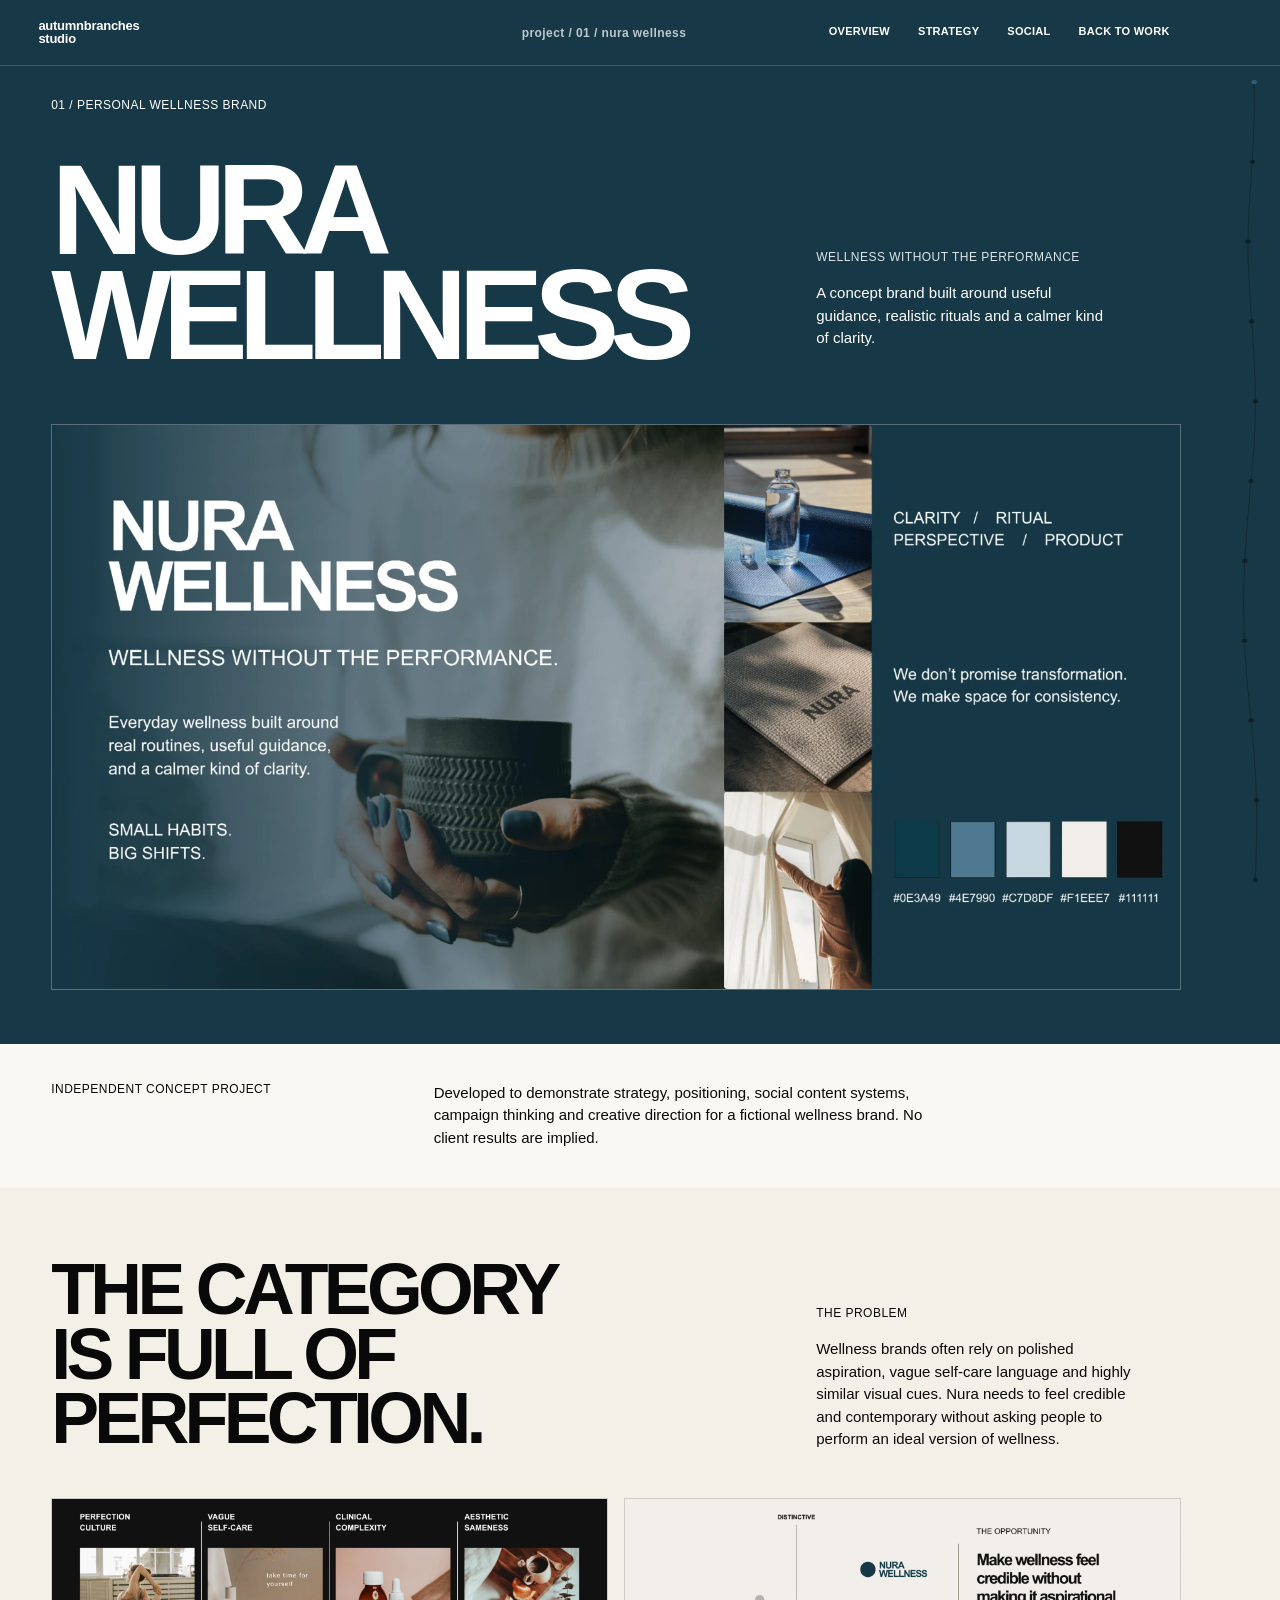
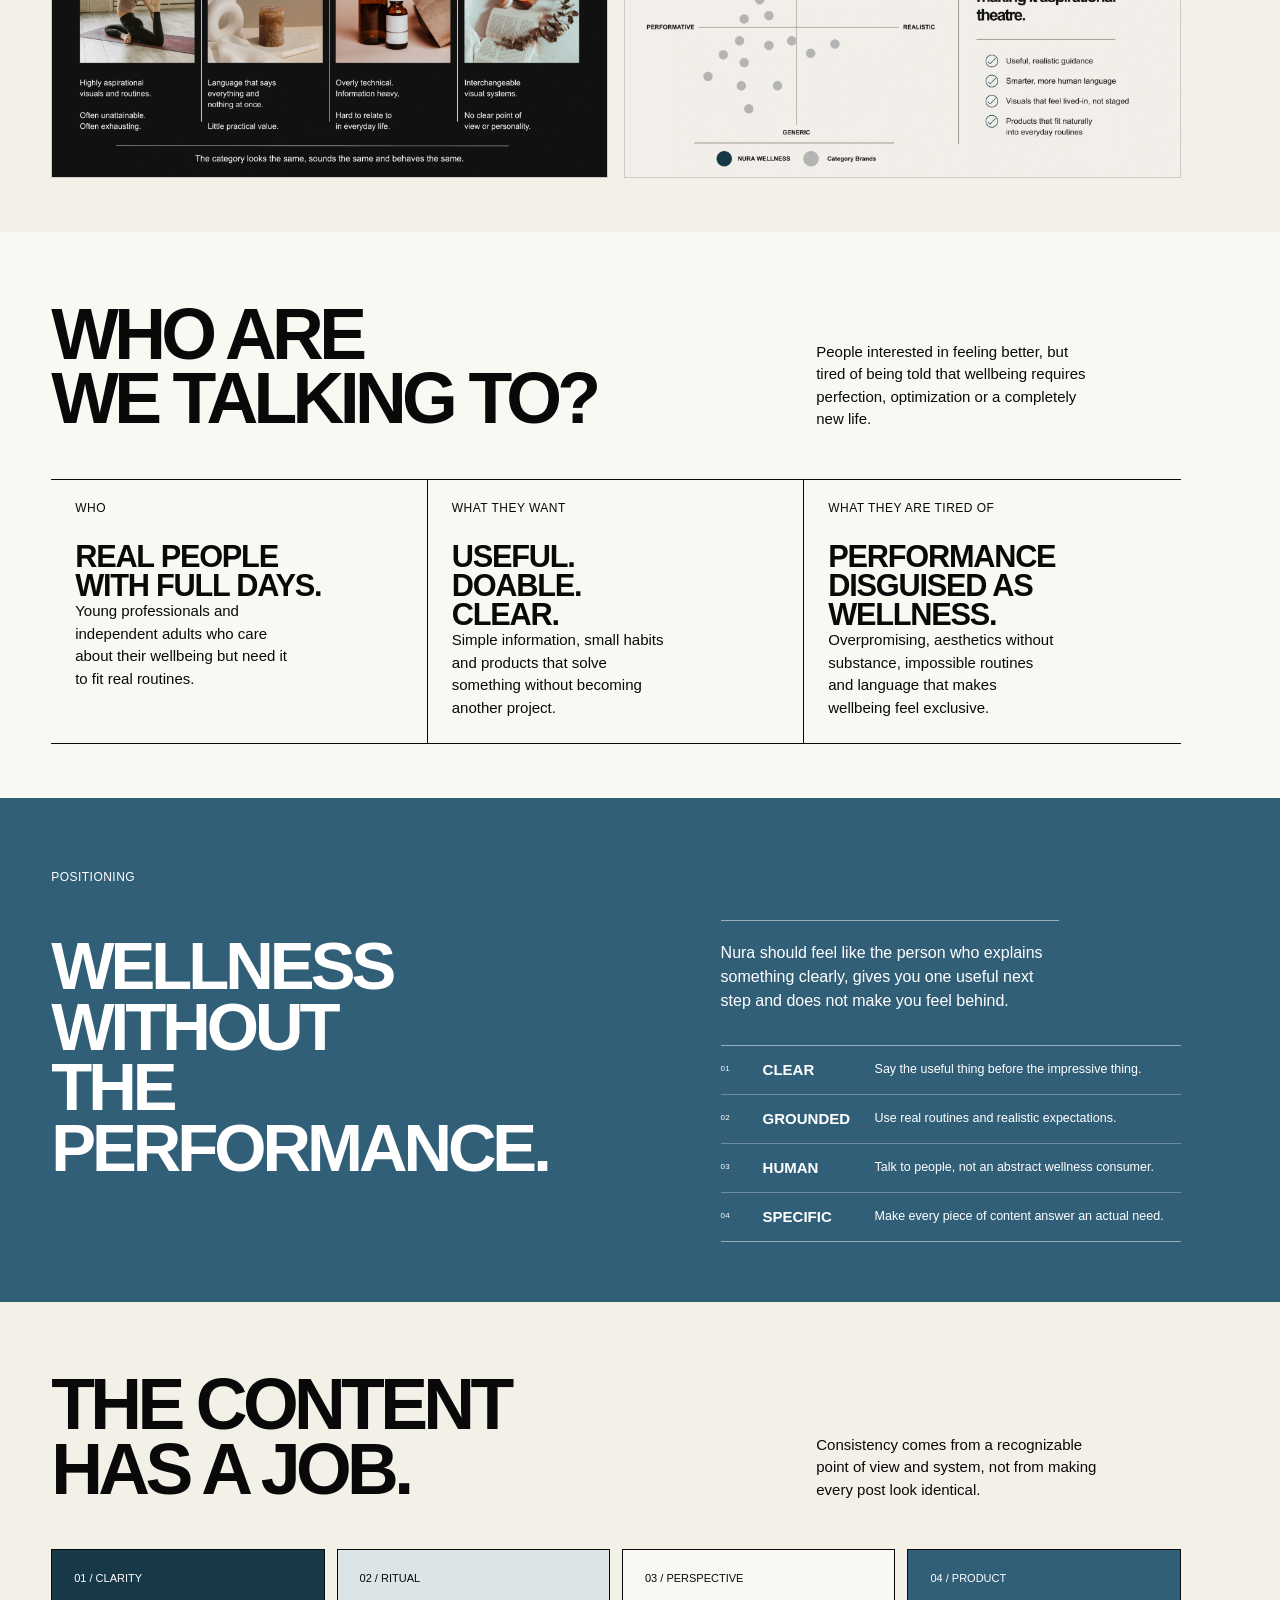
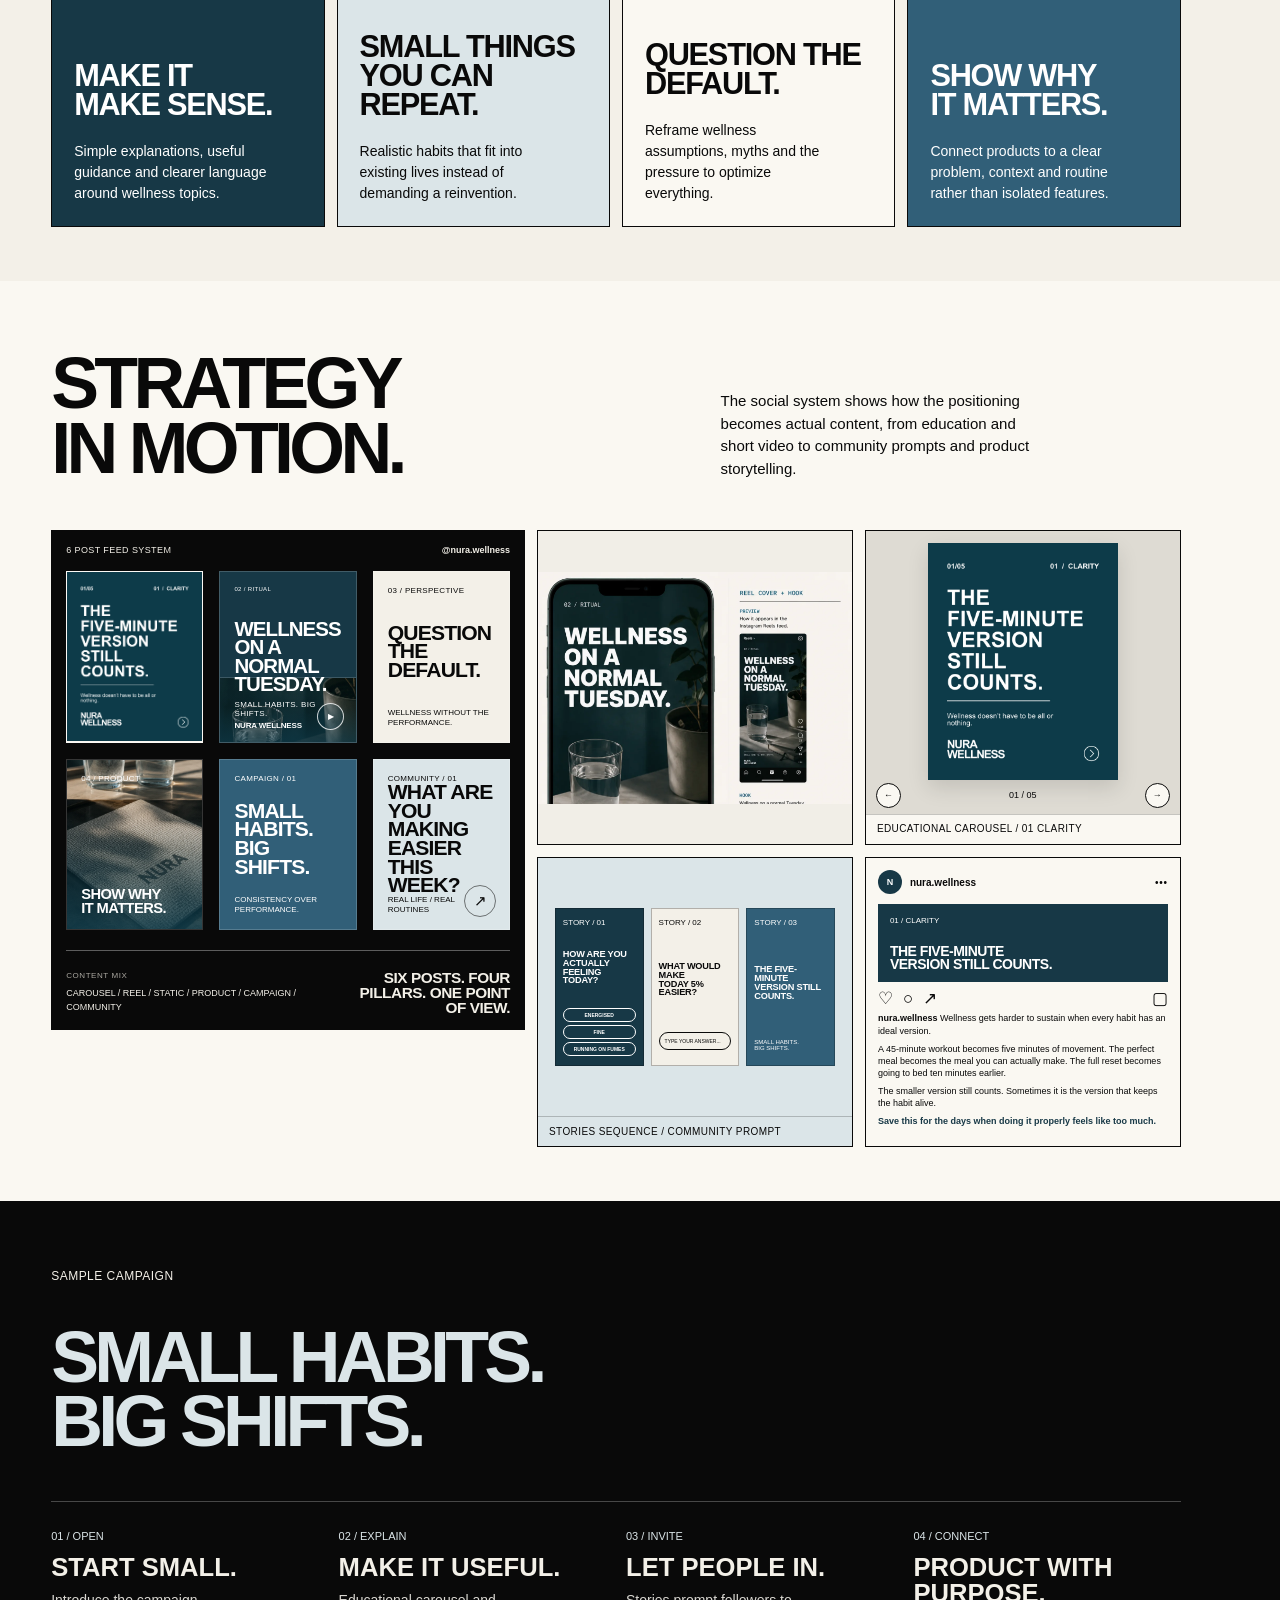
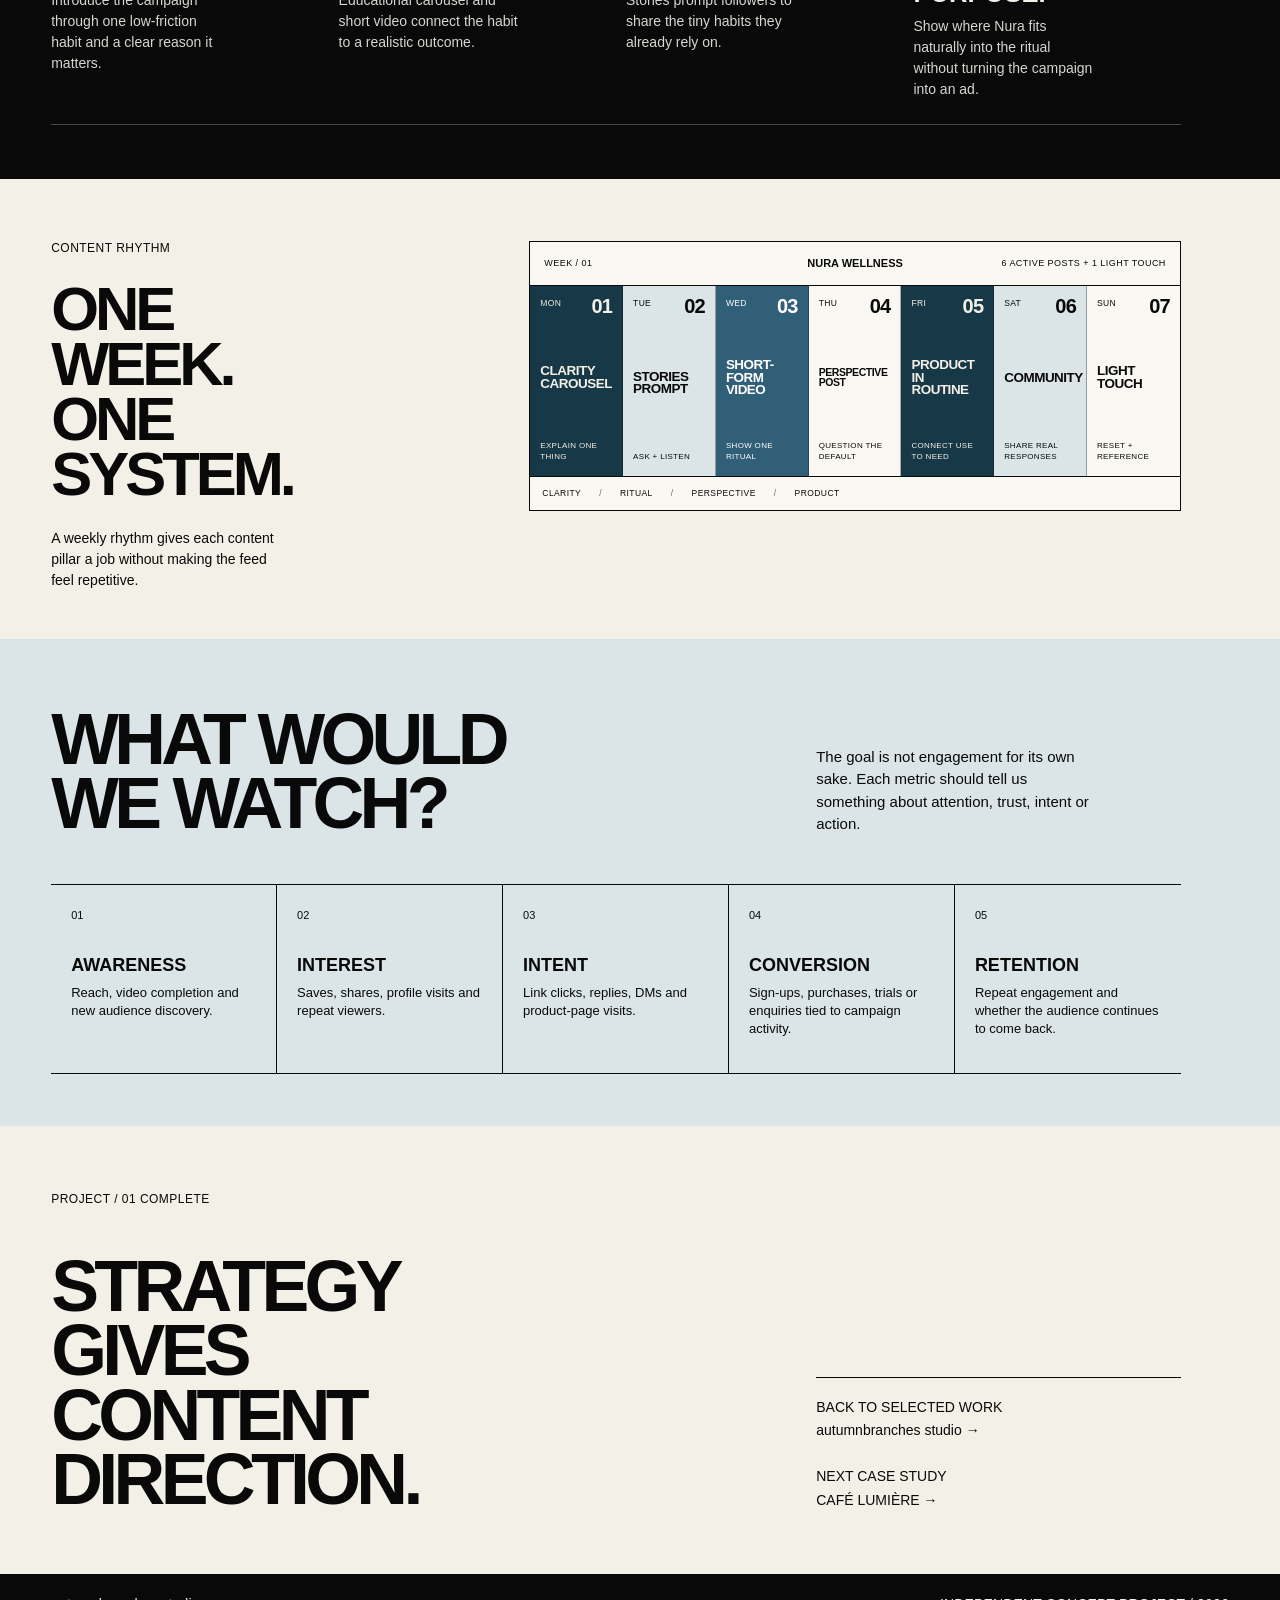
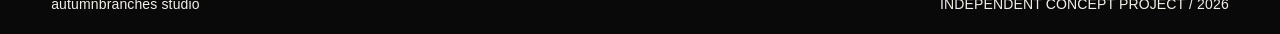
<file: projects/nura-wellness/index.html>
<!doctype html>
<html lang="en">
<head>
  <meta charset="utf-8">
  <meta name="viewport" content="width=device-width,initial-scale=1">
  <title>Nura Wellness | Social Strategy | autumnbranches studio</title>
  <meta name="description" content="Independent concept project by autumnbranches studio: social strategy, content system and creative direction for Nura Wellness.">
  <meta name="robots" content="index,follow">
  <meta name="theme-color" content="#315f78">
  <link rel="canonical" href="https://autumnbranchesstudio.github.io/projects/nura-wellness/">
  <link rel="icon" href="../../assets/favicon.svg" type="image/svg+xml">
  <link rel="apple-touch-icon" href="../../assets/apple-touch-icon.png">
  <meta property="og:type" content="website">
  <meta property="og:site_name" content="autumnbranches studio">
  <meta property="og:title" content="Nura Wellness | Social Strategy | autumnbranches studio">
  <meta property="og:description" content="Independent concept project by autumnbranches studio: social strategy, content system and creative direction for Nura Wellness.">
  <meta property="og:url" content="https://autumnbranchesstudio.github.io/projects/nura-wellness/">
  <meta property="og:image" content="https://autumnbranchesstudio.github.io/assets/autumnbranches-social-preview.png">
  <meta property="og:image:width" content="1200">
  <meta property="og:image:height" content="630">
  <meta property="og:image:alt" content="autumnbranches studio — social strategy, content and personal branding">
  <meta name="twitter:card" content="summary_large_image">
  <meta name="twitter:title" content="Nura Wellness | Social Strategy | autumnbranches studio">
  <meta name="twitter:description" content="Independent concept project by autumnbranches studio: social strategy, content system and creative direction for Nura Wellness.">
  <meta name="twitter:image" content="https://autumnbranchesstudio.github.io/assets/autumnbranches-social-preview.png">
  <style>
    :root{
      --ink:#090909;
      --ivory:#f3f0e8;
      --paper:#faf8f2;
      --line:#c9c5bb;
      --muted:#6f6b63;
      --studio-blue:#2343ef;
      --nura:#315f78;
      --nura-deep:#173846;
      --nura-soft:#dbe5e8;
      --white:#ffffff;
      --pad:clamp(22px,4vw,64px);
            --sans:Arial,"Helvetica Neue",Helvetica,sans-serif;
      --header-h:66px;
      --header-pad:clamp(22px,3vw,54px);
      --rail-safe:72px;
    }

    *{box-sizing:border-box}
    html{scroll-behavior:smooth}
    body{
      margin:0;
      background:var(--ivory);
      color:var(--ink);
      font-family:var(--sans);
      overflow-x:hidden;
    }
    a{color:inherit;text-decoration:none}
    button,input,textarea{font:inherit}

    .topbar{
      position:fixed;
      top:0;left:0;right:0;
      z-index:30;
      height:66px;
      display:grid;
      grid-template-columns:1fr auto 1fr;
      align-items:center;
      padding:0 var(--pad);
      border-bottom:1px solid rgba(9,9,9,.12);
      background:rgba(243,240,232,.92);
      backdrop-filter:blur(12px);
    }
    .brand{
      font-weight:900;
      font-size:14px;
      line-height:.9;
      letter-spacing:-.04em;
    }
    .project-id{
      justify-self:center;
      font-family:var(--sans);
      font-size:11px;
      letter-spacing:.06em;
    }
    .top-links{
      justify-self:end;
      display:flex;
      gap:22px;
      font-family:var(--sans);
      font-size:10px;
      letter-spacing:.04em;
    }

    .section{
      min-height:100vh;
      padding:110px calc(var(--pad) + 48px) 72px var(--pad);
      position:relative;
    }

    .grid{
      display:grid;
      grid-template-columns:repeat(12,minmax(0,1fr));
      gap:clamp(12px,1.4vw,22px);
    }

    .eyebrow{
      font-family:var(--sans);
      font-size:11px;
      letter-spacing:.06em;
      text-transform:uppercase;
    }

    h1,h2,h3,p{margin:0}
    h1{
      font-size:clamp(74px,10vw,168px);
      line-height:.82;
      letter-spacing:-.075em;
      font-weight:900;
      text-transform:uppercase;
    }
    h2{
      font-size:clamp(48px,7vw,108px);
      line-height:.88;
      letter-spacing:-.065em;
      font-weight:900;
      text-transform:uppercase;
    }
    h3{
      font-size:clamp(25px,2.4vw,40px);
      line-height:.95;
      letter-spacing:-.04em;
      font-weight:900;
      text-transform:uppercase;
    }
    p{
      font-size:clamp(15px,1.05vw,18px);
      line-height:1.5;
    }

    .hero{
      background:var(--nura-deep);
      color:var(--white);
      padding-top:120px;
    }
    .hero .eyebrow{grid-column:1/5;align-self:start}
    .hero h1{grid-column:1/9;margin-top:42px}
    .hero .intro{
      grid-column:9/13;
      align-self:end;
      max-width:34ch;
      margin-bottom:18px;
    }
    .hero .intro .eyebrow{
      display:block;
      margin-bottom:18px;
      color:var(--nura-soft);
    }
    .hero .hero-visual{
      grid-column:1/13;
      margin-top:60px;
      min-height:44vh;
      background:var(--nura);
      border-top:1px solid rgba(255,255,255,.3);
      border-bottom:1px solid rgba(255,255,255,.3);
      display:grid;
      place-items:center;
      font-family:var(--sans);
      font-size:11px;
      letter-spacing:.08em;
      color:rgba(255,255,255,.72);
      text-align:center;
      padding:30px;
    }

    .disclosure{
      background:var(--paper);
      min-height:auto;
      padding-top:52px;
      padding-bottom:52px;
    }
    .disclosure .eyebrow{grid-column:1/4}
    .disclosure p{
      grid-column:5/11;
      max-width:60ch;
    }

    .problem h2{grid-column:1/8}
    .problem .copy{
      grid-column:9/13;
      align-self:end;
      max-width:36ch;
    }
    .problem .visual-pair{
      grid-column:1/13;
      margin-top:60px;
      display:grid;
      grid-template-columns:1.15fr .85fr;
      gap:16px;
    }

    .placeholder{
      min-height:360px;
      border:1px solid var(--ink);
      background:transparent;
      display:flex;
      align-items:flex-end;
      padding:18px;
      font-family:var(--sans);
      font-size:10px;
      letter-spacing:.05em;
      text-transform:uppercase;
    }
    .placeholder.dark{
      background:var(--ink);
      color:var(--ivory);
    }
    .placeholder.blue{
      background:var(--nura);
      color:var(--white);
      border-color:var(--nura);
    }
    .placeholder.soft{
      background:var(--nura-soft);
    }

    .audience{
      background:var(--paper);
    }
    .audience h2{grid-column:1/8}
    .audience .lead{
      grid-column:9/13;
      align-self:end;
      max-width:34ch;
    }
    .audience-cards{
      grid-column:1/13;
      margin-top:58px;
      display:grid;
      grid-template-columns:repeat(3,1fr);
      border-top:1px solid var(--ink);
      border-bottom:1px solid var(--ink);
    }
    .aud-card{
      min-height:260px;
      padding:26px 28px 34px;
      border-right:1px solid var(--ink);
    }
    .aud-card:last-child{border-right:none}
    .aud-card .eyebrow{display:block;margin-bottom:58px}
    .aud-card p{max-width:27ch}

    .positioning{
      background:var(--nura);
      color:var(--white);
    }
    .positioning .eyebrow{grid-column:1/4}
    .positioning h2{grid-column:1/10;margin-top:46px}
    .positioning .statement{
      grid-column:8/13;
      margin-top:60px;
      padding-top:22px;
      border-top:1px solid rgba(255,255,255,.5);
      max-width:40ch;
    }
    .principles{
      grid-column:1/13;
      margin-top:76px;
      display:grid;
      grid-template-columns:repeat(4,1fr);
      gap:0;
      border-top:1px solid rgba(255,255,255,.5);
      border-bottom:1px solid rgba(255,255,255,.5);
    }
    .principle{
      padding:28px 24px 38px;
      min-height:220px;
      border-right:1px solid rgba(255,255,255,.35);
    }
    .principle:last-child{border-right:none}
    .principle strong{
      display:block;
      margin-top:38px;
      font-size:20px;
      text-transform:uppercase;
    }
    .principle p{
      margin-top:10px;
      max-width:24ch;
      font-size:14px;
    }

    .content h2{grid-column:1/8}
    .content .lead{
      grid-column:9/13;
      align-self:end;
      max-width:36ch;
    }
    .territories{
      grid-column:1/13;
      margin-top:60px;
      display:grid;
      grid-template-columns:repeat(4,1fr);
      gap:12px;
    }
    .territory{
      min-height:360px;
      padding:24px;
      border:1px solid var(--ink);
      display:flex;
      flex-direction:column;
      justify-content:space-between;
    }
    .territory:nth-child(1){background:var(--nura-deep);color:var(--white)}
    .territory:nth-child(2){background:var(--nura-soft)}
    .territory:nth-child(3){background:var(--paper)}
    .territory:nth-child(4){background:var(--nura);color:var(--white)}
    .territory .num{
      font-family:var(--sans);
      font-size:11px;
    }
    .territory p{font-size:14px;max-width:25ch}

    .social{
      background:var(--paper);
    }
    .social h2{grid-column:1/7}
    .social .lead{grid-column:8/13;align-self:end;max-width:38ch}
    .social-grid{
      grid-column:1/13;
      margin-top:58px;
      display:grid;
      grid-template-columns:1.2fr .8fr .8fr;
      grid-template-rows:repeat(2,minmax(250px,32vh));
      gap:12px;
    }
    .social-grid .placeholder:first-child{grid-row:1/3}
    .social-grid .placeholder{min-height:0}

    .campaign{
      background:var(--ink);
      color:var(--ivory);
    }
    .campaign .eyebrow{grid-column:1/4}
    .campaign h2{
      grid-column:1/10;
      margin-top:46px;
      color:var(--nura-soft);
    }
    .campaign .campaign-line{
      grid-column:1/13;
      margin-top:70px;
      padding:36px 0;
      border-top:1px solid rgba(255,255,255,.25);
      border-bottom:1px solid rgba(255,255,255,.25);
      display:grid;
      grid-template-columns:repeat(4,1fr);
      gap:20px;
    }
    .campaign-step span{
      font-family:var(--sans);
      font-size:10px;
      color:var(--nura-soft);
    }
    .campaign-step strong{
      display:block;
      margin-top:14px;
      font-size:clamp(21px,2vw,32px);
      line-height:1;
      text-transform:uppercase;
    }
    .campaign-step p{
      margin-top:12px;
      font-size:14px;
      max-width:23ch;
      color:#d8d6d0;
    }

    .calendar h2{grid-column:1/7}
    .calendar .lead{grid-column:8/13;align-self:end;max-width:36ch}
    .week{
      grid-column:1/13;
      margin-top:58px;
      border-top:1px solid var(--ink);
    }
    .day{
      display:grid;
      grid-template-columns:100px 1fr 1fr;
      gap:24px;
      padding:22px 0;
      border-bottom:1px solid var(--line);
      align-items:start;
    }
    .day .day-name{font-family:var(--sans);font-size:11px}
    .day strong{text-transform:uppercase}
    .day p{font-size:14px;color:var(--muted);max-width:40ch}

    .measure{
      background:var(--nura-soft);
    }
    .measure h2{grid-column:1/8}
    .measure .lead{grid-column:9/13;align-self:end;max-width:34ch}
    .metrics{
      grid-column:1/13;
      margin-top:58px;
      display:grid;
      grid-template-columns:repeat(5,1fr);
      border-top:1px solid var(--ink);
      border-bottom:1px solid var(--ink);
    }
    .metric{
      min-height:240px;
      padding:24px;
      border-right:1px solid var(--ink);
    }
    .metric:last-child{border-right:none}
    .metric span{font-family:var(--sans);font-size:10px}
    .metric strong{
      display:block;
      margin-top:52px;
      font-size:20px;
      text-transform:uppercase;
    }
    .metric p{
      margin-top:10px;
      font-size:13px;
    }

    .closing{
      min-height:82vh;
      background:var(--ivory);
      display:flex;
      align-items:center;
    }
    .closing .grid{width:100%}
    .closing .eyebrow{grid-column:1/4}
    .closing h2{grid-column:1/9;margin-top:42px}
    .closing .next{
      grid-column:9/13;
      align-self:end;
      border-top:1px solid var(--ink);
      padding-top:20px;
      font-family:var(--sans);
      font-size:12px;
      line-height:1.8;
    }

    .branch-nav{
      position:fixed;
      right:8px;
      top:82px;
      bottom:20px;
      width:42px;
      z-index:25;
      pointer-events:none;
    }
    .branch-nav svg{width:100%;height:100%;overflow:visible}
    .branch-nav .trunk{
      fill:none;
      stroke:rgba(9,9,9,.25);
      stroke-width:1.1;
      vector-effect:non-scaling-stroke;
      stroke-linecap:round;
    }
    .branch-nav .active{
      fill:none;
      stroke:var(--nura);
      stroke-width:1.8;
      vector-effect:non-scaling-stroke;
      stroke-linecap:round;
      stroke-dasharray:1;
      stroke-dashoffset:1;
    }
    .branch-nav .dot{
      fill:rgba(9,9,9,.45);
      transition:.25s ease;
    }
    .branch-nav .dot.current{
      fill:var(--nura);
    }

    footer{
      padding:22px var(--pad);
      background:var(--ink);
      color:var(--ivory);
      display:flex;
      justify-content:space-between;
      gap:20px;
      font-family:var(--sans);
      font-size:10px;
    }

    @media(max-width:900px){
      .topbar{grid-template-columns:1fr auto}
      .project-id{display:none}
      .top-links{gap:12px}
      .section{padding-right:calc(var(--pad) + 30px)}
      .hero .eyebrow,.hero h1,.hero .intro,
      .disclosure .eyebrow,.disclosure p,
      .problem h2,.problem .copy,
      .audience h2,.audience .lead,
      .positioning .eyebrow,.positioning h2,.positioning .statement,
      .content h2,.content .lead,
      .social h2,.social .lead,
      .campaign .eyebrow,.campaign h2,
      .calendar h2,.calendar .lead,
      .measure h2,.measure .lead,
      .closing .eyebrow,.closing h2,.closing .next{
        grid-column:1/13;
      }
      .hero .intro,.problem .copy,.audience .lead,.content .lead,.social .lead,
      .calendar .lead,.measure .lead,.closing .next{margin-top:28px}
      .problem .visual-pair{grid-template-columns:1fr}
      .audience-cards,.territories,.principles,.campaign .campaign-line,.metrics{
        grid-template-columns:1fr 1fr;
      }
      .aud-card,.principle,.metric{border-bottom:1px solid currentColor}
      .social-grid{
        grid-template-columns:1fr 1fr;
        grid-template-rows:repeat(3,220px);
      }
      .social-grid .placeholder:first-child{grid-row:1/3}
      .day{grid-template-columns:80px 1fr}
      .day p{grid-column:2}
    }

    @media(max-width:560px){
      .topbar{height:58px;padding:0 18px}
      .top-links a:nth-child(2){display:none}
      .section{padding:92px 28px 58px 18px}
      h1{font-size:clamp(58px,18vw,94px)}
      h2{font-size:clamp(42px,13vw,72px)}
      .audience-cards,.territories,.principles,.campaign .campaign-line,.metrics{
        grid-template-columns:1fr;
      }
      .aud-card,.principle,.metric{border-right:none}
      .social-grid{
        grid-template-columns:1fr;
        grid-template-rows:repeat(5,190px);
      }
      .social-grid .placeholder:first-child{grid-row:auto}
      .day{grid-template-columns:1fr;gap:8px}
      .day p{grid-column:auto}
      .branch-nav{right:0;width:28px}
    }

    @media(prefers-reduced-motion:reduce){
      html{scroll-behavior:auto}
    }

    .case-wipe {
      position: fixed;
      inset: 0;
      z-index: 999;
      pointer-events: none;
      transform: scaleX(0);
      transform-origin: right center;
      background: #090909;
    }
    .case-wipe.is-active {
      animation: caseWipe .4s cubic-bezier(.72,0,.2,1) forwards;
    }
    @keyframes caseWipe {
      from { transform: scaleX(0); }
      to { transform: scaleX(1); }
    }
    @media(prefers-reduced-motion:reduce){
      .case-wipe{display:none}
    }

  
    /* autumnbranches case-study strip, matched to homepage */
    .topbar{
      position:fixed;
      z-index:100;
      inset:0 0 auto 0;
      height:var(--header-h);
      display:grid;
      grid-template-columns:1fr auto 1fr;
      align-items:center;
      padding:0 calc(var(--header-pad) + var(--rail-safe)) 0 var(--header-pad);
      background:var(--case-bar-bg,var(--ivory));
      color:var(--case-bar-fg,var(--ink));
      border-bottom:1px solid color-mix(in srgb,currentColor 18%,transparent);
      backdrop-filter:none;
      transition:background 180ms ease,color 180ms ease,border-color 180ms ease;
    }
    .brand{
      justify-self:start;
      font-family:Arial,Helvetica,sans-serif;
      font-weight:700;
      font-size:13px;
      line-height:.95;
      letter-spacing:-.02em;
      text-transform:none;
      font-variant:normal;
    }
    .brand span{display:block;text-transform:none}
    .project-id{
      justify-self:center;
      font-family:Arial,Helvetica,sans-serif;
      font-size:10.5px;
      font-weight:700;
      letter-spacing:.015em;
      text-transform:none;
      color:inherit;
      opacity:.72;
      white-space:nowrap;
    }
    .top-links{
      justify-self:end;
      display:flex;
      gap:28px;
      font-family:Arial,Helvetica,sans-serif;
      font-size:10px;
      font-weight:700;
      letter-spacing:.015em;
      text-transform:uppercase;
      white-space:nowrap;
    }
    .top-links a{padding-bottom:3px;border-bottom:1px solid transparent}
    .top-links a:hover,.top-links a:focus-visible{border-color:currentColor}
    @media(max-width:980px){
      .topbar{grid-template-columns:1fr auto;padding-right:20px}
      .project-id{display:none}
      .top-links{gap:16px}
      .top-links a:not(.back-link){display:none}
    }
    @media(max-width:680px){
      .topbar{height:58px;padding:0 18px}
      .brand{font-size:12px}
      .top-links{font-size:9px}
    }


/* MOBILE RESPONSIVE LAYER. Desktop composition above is unchanged. */
.case-menu-toggle{display:none;appearance:none;border:0;background:transparent;color:inherit;padding:8px 0;font:inherit;font-size:10px;font-weight:800;letter-spacing:.02em;text-transform:uppercase;cursor:pointer}

@media(max-width:820px){
  :root{--header-h:60px;--rail-safe:26px}
  .topbar{
    height:var(--header-h);
    grid-template-columns:1fr auto;
    padding:0 18px;
  }
  .brand{font-size:12.5px}
  .project-id{display:none}
  .case-menu-toggle{display:block;grid-column:2;grid-row:1;justify-self:end;z-index:3}
  .top-links{
    position:fixed;
    z-index:99;
    top:var(--header-h);
    left:0;
    right:0;
    width:100%;
    justify-self:stretch;
    display:flex;
    flex-direction:column;
    gap:0;
    padding:8px 18px 18px;
    background:var(--case-bar-bg,var(--ivory));
    color:var(--case-bar-fg,var(--ink));
    border-bottom:1px solid color-mix(in srgb,currentColor 20%,transparent);
    opacity:0;
    visibility:hidden;
    pointer-events:none;
    transform:translateY(-10px);
    transition:opacity 180ms ease,transform 220ms ease,visibility 180ms ease,background 180ms ease,color 180ms ease;
  }
  .topbar.menu-open .top-links{opacity:1;visibility:visible;pointer-events:auto;transform:none}
  .top-links a,
  .top-links a:not(.back-link){
    display:block!important;
    width:100%;
    padding:14px 0;
    border-bottom:1px solid color-mix(in srgb,currentColor 18%,transparent);
    font-size:14px;
  }
  .top-links a:last-child{border-bottom:0}

  .section{
    min-height:auto;
    padding:84px 34px 60px 18px;
  }
  .grid{grid-template-columns:minmax(0,1fr);gap:18px}
  .grid > *{grid-column:1 / -1!important;min-width:0}

  h1{font-size:clamp(50px,15vw,78px);line-height:.86;letter-spacing:-.065em;overflow-wrap:normal;word-break:normal}
  h2{font-size:clamp(38px,11vw,58px);line-height:.92;letter-spacing:-.055em;overflow-wrap:normal;word-break:normal}
  h3{font-size:clamp(24px,7vw,34px);line-height:.98}
  p{font-size:15px;line-height:1.5}
  .eyebrow{font-size:9px;line-height:1.4}

  .hero{padding-top:88px;min-height:auto}
  .hero h1{margin-top:24px!important;max-width:none}
  .hero .intro,.hero .hero-thesis{margin-top:22px!important;margin-bottom:0;max-width:34ch}
  .hero .hero-visual,
  .hero .hero-mosaic,
  .hero-console{margin-top:30px!important;grid-column:1/-1!important}
  .hero .hero-visual{min-height:330px!important}
  .hero .hero-mosaic{grid-template-columns:1fr!important;grid-template-rows:none!important;gap:10px}
  .hero-mosaic .tile{min-height:145px!important;grid-row:auto!important}
  .hero-console{grid-template-columns:1fr!important;min-height:auto!important}
  .console-side{grid-template-columns:1fr!important;grid-template-rows:auto!important}
  .console-grid{grid-template-columns:1fr!important}

  .disclosure{padding-top:44px;padding-bottom:44px}
  .disclosure p{margin-top:14px;max-width:38ch}

  .problem .copy,.audience .lead,.content .lead,.social .lead,.calendar .lead,.measure .lead{margin-top:20px!important;max-width:36ch}
  .problem .visual-strip{grid-template-columns:1fr!important;gap:10px;margin-top:32px}
  .placeholder{min-height:180px!important}

  .audience-cards,.territories,.principles,.campaign-line,.metrics{
    grid-template-columns:1fr!important;
    margin-top:34px!important;
  }
  .aud-card,.territory,.principle,.metric{min-height:auto!important;padding:22px!important;border-right:0!important}
  .aud-card strong,.metric strong{margin-top:28px!important}

  .social-grid{
    grid-template-columns:1fr!important;
    grid-template-rows:none!important;
    gap:10px!important;
    margin-top:34px!important;
  }
  .social-grid .placeholder{grid-row:auto!important;min-height:185px!important}

  .campaign h2{margin-top:20px!important}
  .campaign .campaign-clock,.campaign .campaign-note,.campaign .campaign-data{margin-top:20px!important;max-width:34ch}
  .campaign-line{gap:0}
  .campaign-step{min-height:auto!important;padding:22px!important;border-right:0!important}

  .week{margin-top:34px!important}
  .day{grid-template-columns:1fr!important;gap:8px!important;padding:18px 0!important}
  .day p{grid-column:auto!important}

  .closing{min-height:auto;align-items:start;padding-top:78px;padding-bottom:72px}
  .closing h2{margin-top:24px!important;max-width:none!important;font-size:clamp(40px,11.5vw,60px)!important;line-height:.93!important}
  .closing .next{margin-top:34px!important;max-width:100%!important;font-size:10px!important;line-height:1.75!important}

  footer{padding:18px 32px 18px 18px;display:block;font-size:8px;line-height:1.5}
  footer span{display:block;margin-top:5px}

  .branch-nav{
    right:1px;
    top:calc(var(--header-h) + 8px);
    bottom:10px;
    width:18px;
    opacity:.62;
  }
}

@media(max-width:430px){
  .section{padding-left:16px;padding-right:30px}
  h1{font-size:clamp(47px,14.6vw,64px)}
  h2{font-size:clamp(36px,10.5vw,50px)}
  .hero .hero-visual{min-height:0!important}
  .hero-mosaic .tile{min-height:135px!important}
  .placeholder{min-height:165px!important}
}

/* Nura final asset integration and compact case-study pacing */
.hero-asset,
.case-asset{margin:0;overflow:hidden}
.hero .hero-visual.hero-asset{
  display:block;
  padding:0;
  min-height:0;
  background:transparent;
  border:1px solid rgba(255,255,255,.28);
}
.hero-asset img,.case-asset img{display:block;width:100%;height:auto}
.final-strategy-assets .case-asset{border:1px solid rgba(9,9,9,.18);background:var(--paper)}
.territory h3{margin-bottom:20px}
.territory p{margin-top:0}

.feed-system-placeholder{display:flex!important;flex-direction:column;align-items:flex-start!important;justify-content:flex-end;gap:12px}
.feed-system-placeholder strong{font-family:var(--sans);font-size:clamp(25px,2.5vw,44px);line-height:.92;letter-spacing:-.04em;max-width:9ch}
.feed-system-placeholder small{font-family:var(--sans);font-size:12px;line-height:1.45;max-width:30ch;color:#aaa7a0;text-transform:none;letter-spacing:0}

.social-module{border:1px solid var(--ink);min-width:0;overflow:hidden;position:relative}
.module-label{font-family:var(--sans);font-size:9px;letter-spacing:.04em;text-transform:uppercase;padding:9px 11px;border-top:1px solid rgba(9,9,9,.22)}
.module-kicker{font-family:var(--sans);font-size:9px;letter-spacing:.05em}

.reel-module{display:grid;grid-template-columns:.43fr .57fr;background:var(--nura);color:#fff}
.reel-cover{background:var(--nura-deep);position:relative;padding:16px 14px;overflow:hidden;min-width:0}
.reel-cover>strong{display:block;position:relative;z-index:2;margin-top:18px;font-size:clamp(18px,1.65vw,28px);line-height:.9;letter-spacing:-.045em}
.reel-campaign,.reel-lockup{position:absolute;z-index:2;left:14px;font-family:var(--sans);font-size:7px;letter-spacing:.035em}
.reel-campaign{bottom:34px}.reel-lockup{bottom:15px;font-family:var(--sans);font-weight:800}
.reel-still-life{position:absolute;inset:0;pointer-events:none}
.reel-light{position:absolute;width:78%;height:20%;right:-18%;top:52%;background:rgba(241,238,231,.10);transform:rotate(-17deg)}
.reel-glass{position:absolute;width:42px;height:62px;border:1.5px solid rgba(255,255,255,.7);border-radius:4px;right:20%;bottom:27%;box-shadow:inset 0 -19px 0 rgba(199,216,223,.18)}
.reel-book{position:absolute;width:92px;height:42px;background:#1a1b1b;right:4%;bottom:13%;transform:rotate(-8deg);border:1px solid rgba(255,255,255,.12)}
.module-note{padding:15px 14px;display:flex;flex-direction:column;justify-content:flex-end;gap:10px}
.module-note>span{font-family:var(--sans);font-size:8px;letter-spacing:.05em}
.module-note p{font-size:11px;line-height:1.35}.module-note p strong{font-weight:800}

.carousel-module{background:var(--paper);display:flex;flex-direction:column}
.carousel-viewer{position:relative;min-height:0;flex:1;display:grid;place-items:center;padding:12px;background:#dedbd3}
.carousel-viewer img{height:100%;max-height:245px;width:auto;max-width:74%;object-fit:contain;display:block;box-shadow:0 10px 24px rgba(9,9,9,.12)}
.carousel-controls{position:absolute;left:10px;right:10px;bottom:9px;display:flex;justify-content:space-between;align-items:center;font-family:var(--sans);font-size:8px}
.carousel-controls button{width:25px;height:25px;border:1px solid var(--ink);border-radius:50%;background:var(--paper);cursor:pointer;padding:0}

.stories-module{background:var(--nura-soft);display:flex;flex-direction:column}
.stories-row{display:flex;gap:7px;align-items:center;justify-content:center;padding:12px 9px;min-height:0;flex:1}
.story-card{width:30%;aspect-ratio:9/16;border:1px solid rgba(9,9,9,.28);padding:9px 7px;display:flex;flex-direction:column;position:relative;overflow:hidden}
.story-card>span{font-family:var(--sans);font-size:5.5px}
.story-card>strong{font-size:clamp(8px,.72vw,12px);line-height:.95;letter-spacing:-.025em;margin-top:auto;margin-bottom:auto}
.story-one{background:var(--nura-deep);color:#fff}.story-two{background:var(--ivory)}.story-three{background:var(--nura);color:#fff}
.story-poll{display:grid;gap:3px}.story-poll b{font-size:5px;border:1px solid currentColor;border-radius:20px;padding:3px;text-align:center}
.story-answer{border:1px solid currentColor;border-radius:20px;padding:5px;font-size:5px;margin-bottom:6px}
.story-card small{font-size:6px;line-height:1.1;margin-bottom:4px}

.caption-module{background:var(--paper);padding:12px;display:flex;flex-direction:column}
.ig-topline{display:flex;align-items:center;gap:8px;font-size:10px}.ig-avatar{display:grid;place-items:center;width:24px;height:24px;border-radius:50%;background:var(--nura-deep);color:#fff;font-size:9px;font-weight:800}.ig-more{margin-left:auto;letter-spacing:.08em}
.ig-post-mini{margin-top:10px;background:var(--nura-deep);color:#fff;padding:12px;min-height:78px;display:flex;flex-direction:column;justify-content:space-between}.ig-post-mini span{font-family:var(--sans);font-size:6px}.ig-post-mini strong{font-size:14px;line-height:.9;letter-spacing:-.035em}
.ig-actions{display:flex;gap:10px;font-size:17px;line-height:1;padding:8px 0 5px}.ig-actions .save{margin-left:auto}.ig-caption{overflow:auto;scrollbar-width:none}.ig-caption::-webkit-scrollbar{display:none}.ig-caption p{font-size:9px;line-height:1.35;margin:0 0 6px}.ig-caption .ig-cta{font-weight:800;color:var(--nura-deep)}

@media(min-width:821px){
  .section{min-height:auto;padding-top:82px;padding-bottom:68px}
  .hero{min-height:auto;padding-top:104px;padding-bottom:62px}
  .hero h1{margin-top:28px}
  .hero .hero-visual{margin-top:38px}
  .problem .visual-pair{margin-top:38px}
  .problem .visual-pair.final-strategy-assets{grid-template-columns:1fr 1fr}
  .audience-cards{margin-top:38px}
  .aud-card{min-height:215px;padding:23px 26px 28px}.aud-card .eyebrow{margin-bottom:34px}
  .positioning h2{margin-top:28px}.positioning .statement{margin-top:30px}.principles{margin-top:40px}
  .principle{min-height:180px;padding:22px 20px 28px}.principle strong{margin-top:24px}
  .territories{margin-top:40px}.territory{min-height:315px}
  .social-grid{margin-top:40px;grid-template-rows:repeat(2,minmax(270px,29vh))}
  .campaign h2{margin-top:28px}.campaign .campaign-line{margin-top:40px;padding:28px 0}
  .week{margin-top:40px}.metrics{margin-top:40px}
  .closing{min-height:auto;padding-top:84px;padding-bottom:84px}
}

@media(max-width:820px){
  .hero .hero-visual.hero-asset{min-height:0!important;margin-top:26px!important}
  .final-strategy-assets{margin-top:28px!important}
  .territory h3{margin-bottom:16px}
  .social-module{min-height:260px}
  .reel-module{grid-template-columns:.46fr .54fr}
  .carousel-viewer img{max-height:240px}
  .story-card{max-width:115px}
  .caption-module{min-height:320px}
}

@media(max-width:430px){
  .reel-module{grid-template-columns:1fr 1fr}
  .social-module{min-height:250px}
  .stories-row{gap:5px;padding:10px 6px}
  .story-card{width:31.5%;padding:7px 5px}
}


/* V10.1 targeted Nura layout corrections */
.feed-system-placeholder{display:none!important}

.feed-system{
  background:var(--ink);
  color:var(--ivory);
  padding:14px;
  display:grid;
  grid-template-rows:auto minmax(0,1fr);
  gap:10px;
}
.feed-head{display:flex;align-items:center;justify-content:space-between;gap:12px;font-family:var(--sans);font-size:8px;letter-spacing:.045em;text-transform:uppercase}
.feed-head strong{font-family:var(--sans);font-size:9px;letter-spacing:0;text-transform:none}
.feed-grid-six{min-height:0;display:grid;grid-template-columns:repeat(2,minmax(0,1fr));grid-template-rows:repeat(3,minmax(0,1fr));gap:5px}
.feed-tile{position:relative;min-height:0;overflow:hidden;border:1px solid rgba(255,255,255,.18);padding:12px;display:flex;flex-direction:column;justify-content:space-between}
.feed-tile>span{font-family:var(--sans);font-size:6px;letter-spacing:.04em;position:relative;z-index:2}
.feed-tile>strong{font-size:clamp(12px,1.05vw,18px);line-height:.9;letter-spacing:-.04em;position:relative;z-index:2}
.feed-tile>small{font-family:var(--sans);font-size:5.5px;line-height:1.25;position:relative;z-index:2}
.feed-photo{padding:0;background:var(--paper)}
.feed-photo img{width:100%;height:100%;object-fit:cover;object-position:center top;display:block}
.feed-ritual{background:var(--nura-deep);color:#fff}
.feed-perspective{background:var(--ivory);color:var(--ink)}
.feed-product{color:#fff;padding:10px}
.feed-product:after{content:"";position:absolute;inset:0;background:linear-gradient(to top,rgba(14,58,73,.88),rgba(14,58,73,.08) 68%);z-index:1}
.feed-product img{position:absolute;inset:0;width:100%;height:100%;object-fit:cover}
.feed-campaign{background:var(--nura);color:#fff}

.reel-image-module{display:block!important;background:#f1eee7!important;padding:0!important}
.reel-image-module img{display:block;width:100%;height:100%;object-fit:contain;object-position:center;background:#f1eee7}

.carousel-module{display:grid!important;grid-template-rows:minmax(0,1fr) 30px!important;overflow:hidden}
.carousel-viewer{min-height:0!important;overflow:hidden!important;display:grid!important;place-items:center!important;padding:10px 42px 38px!important;box-sizing:border-box!important}
.carousel-viewer img{display:block!important;width:auto!important;height:100%!important;max-width:100%!important;max-height:100%!important;object-fit:contain!important;box-shadow:0 8px 20px rgba(9,9,9,.12)}
.carousel-module .module-label{height:30px;box-sizing:border-box;padding:8px 11px!important;white-space:nowrap;overflow:hidden;text-overflow:ellipsis;background:var(--paper);position:relative;z-index:3}
.carousel-controls{left:10px!important;right:10px!important;bottom:8px!important;z-index:4}

@media(min-width:821px){
  .social-grid .feed-system{grid-row:1/3;min-height:0}
  .positioning .grid{align-items:start}
  .positioning .eyebrow{grid-column:1/7;grid-row:1;margin:0}
  .positioning h2{grid-column:1/8;grid-row:2 / span 2;margin-top:28px!important;align-self:start}
  .positioning .statement{grid-column:8/13;grid-row:1;margin-top:0!important;max-width:none;padding-top:18px}
  .positioning .principles{
    grid-column:8/13;
    grid-row:2;
    margin-top:24px!important;
    display:grid;
    grid-template-columns:1fr;
    border-top:1px solid rgba(255,255,255,.5);
    border-bottom:1px solid rgba(255,255,255,.5);
  }
  .positioning .principle{
    min-height:0!important;
    padding:13px 0!important;
    border-right:0!important;
    border-bottom:1px solid rgba(255,255,255,.28);
    display:grid;
    grid-template-columns:34px 96px minmax(0,1fr);
    gap:10px;
    align-items:start;
  }
  .positioning .principle:last-child{border-bottom:0!important}
  .positioning .principle .eyebrow{grid-column:auto;grid-row:auto;font-size:8px;padding-top:2px}
  .positioning .principle strong{margin-top:0!important;font-size:15px;line-height:1.2}
  .positioning .principle p{margin-top:0!important;max-width:none;font-size:12px;line-height:1.35}
  .social-grid{grid-template-rows:repeat(2,minmax(300px,31vh))!important}
}

@media(max-width:820px){
  .social-grid .feed-system{grid-row:auto!important}
  .feed-system{min-height:520px!important}
  .feed-grid-six{grid-template-columns:repeat(3,minmax(0,1fr));grid-template-rows:repeat(2,minmax(0,1fr))}
  .feed-tile{padding:8px}
  .feed-tile>strong{font-size:clamp(10px,3vw,14px)}
  .reel-image-module{min-height:300px!important}
  .reel-image-module img{object-fit:contain;background:#f1eee7}
  .carousel-module{min-height:360px!important}
  .carousel-viewer{padding:12px 46px 42px!important}
}

@media(max-width:430px){
  .feed-system{min-height:440px!important;padding:10px}
  .feed-head{font-size:7px}
  .feed-grid-six{gap:3px}
  .feed-tile>span,.feed-tile>small{font-size:4.8px}
  .carousel-module{min-height:330px!important}
}

  
/* V10.2 feed-only correction: preserve complete post artwork */
.feed-system{
  padding:14px!important;
  grid-template-rows:auto auto!important;
  align-content:start!important;
}
.feed-grid-six{
  display:grid!important;
  grid-template-columns:repeat(3,minmax(0,1fr))!important;
  grid-template-rows:none!important;
  gap:6px!important;
  align-content:start!important;
}
.feed-tile{
  width:100%!important;
  min-height:0!important;
  aspect-ratio:4/5!important;
  box-sizing:border-box!important;
  overflow:hidden!important;
  padding:14px!important;
}
.feed-photo{padding:0!important;background:var(--paper)!important}
.feed-photo img{
  display:block!important;
  width:100%!important;
  height:100%!important;
  object-fit:contain!important;
  object-position:center!important;
}
.feed-product{padding:14px!important}
.feed-product img{
  position:absolute!important;
  inset:0!important;
  width:100%!important;
  height:100%!important;
  object-fit:cover!important;
  object-position:center!important;
}
.feed-tile>strong{font-size:clamp(13px,1.15vw,20px)!important;line-height:.92!important}
.feed-tile>span{font-size:6px!important}
.feed-tile>small{font-size:5.5px!important}
@media(max-width:820px){
  .feed-system{min-height:0!important}
  .feed-grid-six{grid-template-columns:repeat(2,minmax(0,1fr))!important}
  .feed-tile{aspect-ratio:4/5!important;padding:10px!important}
  .feed-photo{padding:0!important}
  .feed-tile>strong{font-size:clamp(11px,3.3vw,16px)!important}
}
@media(max-width:430px){
  .feed-system{min-height:0!important}
  .feed-grid-six{grid-template-columns:repeat(2,minmax(0,1fr))!important;gap:4px!important}
  .feed-tile{padding:8px!important}
  .feed-photo{padding:0!important}
}

/* V10.3 feed refinement: real reel visual, unique sixth post, purposeful footer */
.feed-system{
  grid-template-rows:auto auto minmax(92px,1fr)!important;
}
.feed-reel{padding:0!important;background:var(--nura-deep)!important}
.feed-reel img{width:100%!important;height:100%!important;object-fit:cover!important;object-position:center!important;display:block!important}
.feed-reel-badge{position:absolute!important;top:10px!important;right:10px!important;left:auto!important;z-index:3!important;background:rgba(17,17,17,.72);color:#fff;padding:5px 7px;border:1px solid rgba(255,255,255,.45);font-family:var(--sans)!important;font-size:6px!important;letter-spacing:.06em!important}
.feed-play{position:absolute!important;right:12px!important;bottom:12px!important;z-index:3!important;width:30px;height:30px;border:1px solid rgba(255,255,255,.8);border-radius:50%;display:grid;place-items:center;background:rgba(17,17,17,.38);color:#fff;font-size:10px!important;padding-left:2px}
.feed-community{background:var(--nura-soft)!important;color:var(--ink)!important}
.feed-community>strong{max-width:11ch}
.feed-community>i{position:absolute;right:13px;bottom:12px;width:32px;height:32px;border:1px solid rgba(17,17,17,.55);border-radius:50%;display:grid;place-items:center;font-style:normal;font-family:var(--sans);font-size:15px}
.feed-system-footer{border-top:1px solid rgba(255,255,255,.34);margin-top:4px;padding-top:16px;display:grid;grid-template-columns:minmax(0,1fr) auto;gap:24px;align-items:end;align-self:stretch}
.feed-system-footer div{display:flex;flex-direction:column;gap:7px}
.feed-system-footer span{font-family:var(--sans);font-size:7px;letter-spacing:.07em;color:#aaa7a0}
.feed-system-footer strong{font-family:var(--sans);font-size:8px;line-height:1.55;font-weight:400;max-width:52ch}
.feed-system-footer p{margin:0;font-family:var(--sans);font-weight:800;font-size:clamp(14px,1.2vw,19px);line-height:.95;letter-spacing:-.03em;max-width:18ch;text-align:right}
@media(max-width:820px){
  .feed-system{grid-template-rows:auto auto auto!important}
  .feed-system-footer{grid-template-columns:1fr;gap:10px;padding-top:12px}
  .feed-system-footer p{text-align:left;max-width:none;font-size:15px}
  .feed-system-footer strong{font-size:7px}
}
@media(max-width:430px){
  .feed-reel-badge{top:7px!important;right:7px!important;padding:4px 5px}
  .feed-play{right:8px!important;bottom:8px!important;width:24px;height:24px;font-size:8px!important}
  .feed-community>i{right:8px;bottom:8px;width:26px;height:26px;font-size:12px}
}

/* V10.4 feed refinement: restore strong type hierarchy and simplify Ritual */
.feed-perspective>strong,.feed-campaign>strong,.feed-community>strong{
  font-size:clamp(18px,1.65vw,28px)!important;
  line-height:.88!important;
}
.feed-community>strong{max-width:12ch!important}
.feed-reel:after{
  content:"";position:absolute;inset:auto 0 0 0;height:34%;z-index:1;
  background:linear-gradient(to top,rgba(14,58,73,.96),rgba(14,58,73,0));
  pointer-events:none;
}
.feed-reel-meta{
  position:absolute;left:12px;bottom:12px;z-index:3;display:flex;flex-direction:column;gap:4px;
  max-width:70%;color:#fff;
}
.feed-reel-meta small{font-family:var(--sans);font-size:5.5px;letter-spacing:.04em;line-height:1.2}
.feed-reel-meta strong{font-family:var(--sans);font-size:8px;line-height:1;font-weight:800;letter-spacing:-.02em}
.feed-reel-badge{display:none!important}
.feed-play{
  right:12px!important;bottom:12px!important;width:28px!important;height:28px!important;
  background:transparent!important;border-color:rgba(255,255,255,.8)!important;font-size:8px!important;
}
@media(max-width:820px){
  .feed-perspective>strong,.feed-campaign>strong,.feed-community>strong{font-size:clamp(15px,4vw,20px)!important}
  .feed-reel-meta{left:9px;bottom:9px;gap:3px}
  .feed-reel-meta strong{font-size:7px}
  .feed-play{right:9px!important;bottom:9px!important;width:24px!important;height:24px!important}
}

/* V10.5 Ritual tile rebuild: no fake device chrome, cleaner brand-led composition */
.feed-ritual-clean{
  position:relative!important;
  overflow:hidden!important;
  background:var(--nura-deep)!important;
  color:#fff!important;
  padding:14px!important;
  display:block!important;
}
.feed-ritual-clean .ritual-kicker{
  position:relative!important;z-index:4!important;
  display:block!important;
  font-family:var(--sans)!important;font-size:6px!important;letter-spacing:.055em!important;
}
.feed-ritual-clean .ritual-title{
  position:relative!important;z-index:4!important;display:block!important;
  margin-top:26%!important;max-width:10ch!important;
  font-family:var(--sans)!important;font-size:clamp(18px,1.6vw,27px)!important;
  line-height:.9!important;letter-spacing:-.045em!important;font-weight:900!important;
}
.feed-ritual-clean .ritual-photo{
  position:absolute!important;left:0!important;right:0!important;bottom:0!important;height:38%!important;z-index:1!important;
  overflow:hidden!important;border-top:1px solid rgba(255,255,255,.16)!important;
}
.feed-ritual-clean .ritual-photo:after{
  content:"";position:absolute;inset:0;
  background:linear-gradient(to bottom,rgba(14,58,73,.12),rgba(14,58,73,.18) 45%,rgba(14,58,73,.72));
}
.feed-ritual-clean .ritual-photo img{
  width:100%!important;height:100%!important;display:block!important;object-fit:cover!important;object-position:center 58%!important;
}
.feed-ritual-clean .ritual-footer{
  position:absolute!important;left:14px!important;bottom:12px!important;z-index:4!important;
  display:flex!important;flex-direction:column!important;gap:3px!important;max-width:70%!important;
}
.feed-ritual-clean .ritual-footer small{font-family:var(--sans)!important;font-size:5.5px!important;letter-spacing:.045em!important;line-height:1.2!important}
.feed-ritual-clean .ritual-footer b{font-family:var(--sans)!important;font-size:8px!important;line-height:1!important;letter-spacing:-.02em!important}
.feed-ritual-clean .ritual-play{
  position:absolute!important;right:12px!important;bottom:12px!important;z-index:4!important;
  width:27px!important;height:27px!important;border:1px solid rgba(255,255,255,.8)!important;border-radius:50%!important;
  display:grid!important;place-items:center!important;color:#fff!important;background:rgba(14,58,73,.32)!important;
  font-size:8px!important;padding-left:2px!important;
}
@media(max-width:820px){
  .feed-ritual-clean .ritual-title{margin-top:23%!important;font-size:clamp(16px,4.1vw,21px)!important}
  .feed-ritual-clean .ritual-photo{height:37%!important}
  .feed-ritual-clean .ritual-footer{left:9px!important;bottom:9px!important}
  .feed-ritual-clean .ritual-play{right:9px!important;bottom:9px!important;width:23px!important;height:23px!important}
}


/* V10.6 carousel-only correction: show every 4:5 slide in full */
.carousel-module{
  display:grid!important;
  grid-template-rows:minmax(0,1fr) 30px!important;
  overflow:hidden!important;
}
.carousel-viewer{
  position:relative!important;
  min-height:0!important;
  overflow:hidden!important;
  display:grid!important;
  grid-template-columns:minmax(32px,42px) minmax(0,1fr) minmax(32px,42px)!important;
  grid-template-rows:minmax(0,1fr) 22px!important;
  gap:4px 10px!important;
  align-items:center!important;
  justify-items:center!important;
  padding:12px 10px 8px!important;
  box-sizing:border-box!important;
  background:#dedbd3!important;
}
.carousel-viewer img{
  grid-column:2!important;
  grid-row:1!important;
  display:block!important;
  width:auto!important;
  height:auto!important;
  max-width:100%!important;
  max-height:100%!important;
  object-fit:contain!important;
  object-position:center!important;
  place-self:center!important;
  min-width:0!important;
  min-height:0!important;
  box-shadow:0 8px 20px rgba(9,9,9,.12)!important;
}
.carousel-controls{
  grid-column:1 / 4!important;
  grid-row:2!important;
  position:static!important;
  width:100%!important;
  display:grid!important;
  grid-template-columns:42px 1fr 42px!important;
  align-items:center!important;
  justify-items:center!important;
  font-family:var(--sans)!important;
  font-size:8px!important;
  z-index:4!important;
}
.carousel-controls button{
  width:25px!important;
  height:25px!important;
  display:grid!important;
  place-items:center!important;
  padding:0!important;
  line-height:1!important;
}
.carousel-controls button:first-child{justify-self:start!important}
.carousel-controls button:last-child{justify-self:end!important}
.carousel-module .module-label{
  height:30px!important;
  box-sizing:border-box!important;
  padding:8px 11px!important;
  white-space:nowrap!important;
  overflow:hidden!important;
  text-overflow:ellipsis!important;
}
@media(max-width:820px){
  .carousel-module{min-height:360px!important}
  .carousel-viewer{grid-template-columns:34px minmax(0,1fr) 34px!important;padding:10px 8px 8px!important}
  .carousel-controls{grid-template-columns:34px 1fr 34px!important}
}
@media(max-width:430px){
  .carousel-module{min-height:340px!important}
}


/* V10.7 full Nura case-study audit: tighter pacing, cleaner alignment */
@media(min-width:821px){
  /* Page rhythm */
  .section{
    min-height:auto!important;
    padding-top:70px!important;
    padding-bottom:54px!important;
  }
  .hero{padding-top:98px!important;padding-bottom:54px!important}
  .disclosure{padding-top:38px!important;padding-bottom:38px!important}

  /* Keep case-study headings large, but stop them behaving like full-screen posters */
  .problem h2,.audience h2,.content h2,.social h2,.campaign h2,.calendar h2,.measure h2{
    font-size:clamp(46px,5.6vw,86px)!important;
    line-height:.9!important;
  }

  /* Opening strategy / research sections */
  .problem .visual-pair{margin-top:30px!important}
  .audience-cards{margin-top:30px!important}
  .aud-card{min-height:188px!important;padding:21px 24px 24px!important}
  .aud-card .eyebrow{margin-bottom:27px!important}

  /* Positioning: restrained headline left, complete logic right */
  .positioning{padding-top:72px!important;padding-bottom:60px!important}
  .positioning .grid{align-items:start!important}
  .positioning .eyebrow{
    grid-column:1/7!important;
    grid-row:1!important;
    margin:0!important;
  }
  .positioning h2{
    grid-column:1/7!important;
    grid-row:2!important;
    margin-top:34px!important;
    max-width:7.8ch!important;
    font-size:clamp(54px,5.25vw,80px)!important;
    line-height:.9!important;
    letter-spacing:-.06em!important;
    align-self:start!important;
  }
  .positioning .statement{
    grid-column:8/13!important;
    grid-row:2!important;
    margin-top:18px!important;
    max-width:38ch!important;
    padding-top:20px!important;
    border-top:1px solid rgba(255,255,255,.5)!important;
  }
  .positioning .statement p{font-size:16px!important;line-height:1.5!important}
  .positioning .principles{
    grid-column:8/13!important;
    grid-row:3!important;
    margin-top:34px!important;
    display:grid!important;
    grid-template-columns:1fr!important;
    border-top:1px solid rgba(255,255,255,.5)!important;
    border-bottom:1px solid rgba(255,255,255,.5)!important;
  }
  .positioning .principle{
    min-height:0!important;
    padding:15px 0!important;
    border-right:0!important;
    border-bottom:1px solid rgba(255,255,255,.28)!important;
    display:grid!important;
    grid-template-columns:30px 100px minmax(0,1fr)!important;
    gap:12px!important;
    align-items:start!important;
  }
  .positioning .principle:last-child{border-bottom:0!important}
  .positioning .principle .eyebrow{grid-column:auto!important;grid-row:auto!important;font-size:8px!important;padding-top:3px!important}
  .positioning .principle strong{margin-top:0!important;font-size:15px!important;line-height:1.2!important}
  .positioning .principle p{margin-top:0!important;max-width:none!important;font-size:12.5px!important;line-height:1.4!important}

  /* Content pillars */
  .territories{margin-top:30px!important}
  .territory{min-height:278px!important;padding:22px!important}
  .territory h3{margin-bottom:22px!important}

  /* Social system is content-heavy, so reduce dead space rather than the content */
  .social-grid{margin-top:32px!important;grid-template-rows:repeat(2,minmax(278px,28vh))!important}

  /* Campaign */
  .campaign{padding-top:68px!important;padding-bottom:54px!important}
  .campaign h2{margin-top:24px!important}
  .campaign .campaign-line{margin-top:30px!important;padding:24px 0!important}
  .campaign-step strong{margin-top:11px!important}
  .campaign-step p{margin-top:9px!important}

  /* Calendar */
  .calendar{padding-top:68px!important;padding-bottom:50px!important}
  .week{margin-top:30px!important}
  .day{grid-template-columns:76px .8fr 1.2fr!important;gap:20px!important;padding:14px 0!important}
  .day p{font-size:13px!important;line-height:1.4!important}

  /* Measurement */
  .measure{padding-top:68px!important;padding-bottom:52px!important}
  .metrics{margin-top:30px!important}
  .metric{min-height:188px!important;padding:20px!important}
  .metric strong{margin-top:32px!important;font-size:18px!important}
  .metric p{margin-top:8px!important;line-height:1.4!important}

  /* Closing: concise, directional, no oversized empty final screen */
  .closing{
    min-height:auto!important;
    padding-top:66px!important;
    padding-bottom:62px!important;
    align-items:start!important;
  }
  .closing .grid{align-items:end!important}
  .closing .eyebrow{grid-column:1/6!important;grid-row:1!important}
  .closing h2{
    grid-column:1/8!important;
    grid-row:2!important;
    margin-top:30px!important;
    font-size:clamp(54px,5.6vw,84px)!important;
    line-height:.9!important;
    max-width:9ch!important;
  }
  .closing .next{
    grid-column:9/13!important;
    grid-row:2!important;
    align-self:end!important;
    margin-top:0!important;
    padding-top:18px!important;
  }
}

@media(max-width:820px){
  /* Keep the tightened hierarchy on mobile without forcing desktop geometry */
  .positioning{padding-top:76px!important;padding-bottom:56px!important}
  .positioning h2{font-size:clamp(38px,10.2vw,56px)!important;max-width:9ch!important;margin-top:26px!important}
  .positioning .statement{margin-top:28px!important}
  .positioning .principles{margin-top:28px!important}
  .positioning .principle{padding:15px 0!important}
  .closing{padding-top:64px!important;padding-bottom:58px!important}
  .closing h2{font-size:clamp(38px,10vw,54px)!important;max-width:10ch!important}
}


/* V10.7 positioning wrapper refinement */
@media(min-width:821px){
  .positioning .positioning-side{
    grid-column:8/13!important;
    grid-row:2!important;
    margin-top:18px!important;
    display:flex!important;
    flex-direction:column!important;
    gap:32px!important;
    min-width:0!important;
  }
  .positioning .positioning-side .statement{
    grid-column:auto!important;grid-row:auto!important;margin:0!important;max-width:38ch!important;
  }
  .positioning .positioning-side .principles{
    grid-column:auto!important;grid-row:auto!important;margin:0!important;width:100%!important;
  }
}
@media(max-width:820px){
  .positioning .positioning-side{grid-column:1/-1!important;display:flex!important;flex-direction:column!important;gap:26px!important;margin-top:26px!important}
  .positioning .positioning-side .statement,.positioning .positioning-side .principles{margin:0!important}
}

/* V10.8 feed spacing + compact calendar composition */
.feed-grid-six{gap:12px!important}

.calendar .grid{align-items:start!important}
.calendar .calendar-intro{grid-column:1/5!important;display:flex!important;flex-direction:column!important;align-items:flex-start!important}
.calendar .calendar-intro .eyebrow{margin:0 0 26px!important}
.calendar .calendar-intro h2{grid-column:auto!important;margin:0!important;font-size:clamp(48px,4.8vw,72px)!important;line-height:.9!important;max-width:7ch!important}
.calendar .calendar-intro .lead{grid-column:auto!important;margin:26px 0 0!important;max-width:31ch!important;align-self:auto!important;font-size:14px!important;line-height:1.5!important}
.calendar .calendar-board{grid-column:6/13!important;border:1px solid var(--ink);background:var(--paper);min-width:0!important}
.calendar-bar{height:44px;padding:0 14px;display:grid;grid-template-columns:1fr auto 1fr;align-items:center;border-bottom:1px solid var(--ink);font-family:var(--sans);font-size:8px;letter-spacing:.05em}
.calendar-bar strong{font-family:var(--sans);font-size:11px;letter-spacing:0}
.calendar-bar span:last-child{text-align:right}
.calendar-days{display:grid;grid-template-columns:repeat(7,minmax(0,1fr))}
.calendar-day{position:relative;min-width:0;min-height:190px;padding:12px 10px 13px;border-right:1px solid rgba(17,17,17,.34);display:flex;flex-direction:column;justify-content:space-between;gap:18px}
.calendar-day:last-child{border-right:0}
.calendar-date{display:flex;justify-content:space-between;align-items:start;font-family:var(--sans);font-size:7px;letter-spacing:.04em}
.calendar-date b{font-family:var(--sans);font-size:20px;line-height:.85;letter-spacing:-.04em}
.calendar-day>strong{font-family:var(--sans);font-size:clamp(12px,1.05vw,16px);line-height:.94;letter-spacing:-.035em}
.calendar-day>small{font-family:var(--sans);font-size:6px;line-height:1.35;letter-spacing:.04em}
.calendar-day.calendar-perspective>strong{font-size:clamp(10px,.82vw,13px)!important;letter-spacing:-.04em}
.calendar-day.tone-deep{background:var(--nura-deep);color:var(--ivory)}
.calendar-day.tone-blue{background:var(--nura);color:#fff}
.calendar-day.tone-soft{background:var(--nura-soft);color:var(--ink)}
.calendar-day.tone-paper{background:var(--paper);color:var(--ink)}
.calendar-footer{min-height:34px;padding:0 12px;display:flex;align-items:center;gap:18px;border-top:1px solid var(--ink);font-family:var(--sans);font-size:7px;letter-spacing:.05em}
.calendar-footer span+span:before{content:"/";margin-right:18px;color:var(--muted)}
@media(min-width:821px){
  .calendar{padding-top:62px!important;padding-bottom:48px!important}
}
@media(max-width:820px){
  .feed-grid-six{gap:9px!important}
  .calendar .calendar-intro,.calendar .calendar-board{grid-column:1/-1!important}
  .calendar .calendar-intro h2{font-size:clamp(42px,12vw,58px)!important;max-width:8ch!important}
  .calendar .calendar-intro .lead{margin-top:18px!important}
  .calendar .calendar-board{margin-top:30px!important}
  .calendar-days{grid-template-columns:repeat(2,minmax(0,1fr))}
  .calendar-day{min-height:150px;border-bottom:1px solid rgba(17,17,17,.34)}
  .calendar-day:nth-child(even){border-right:0}
  .calendar-day:last-child{grid-column:1/-1;border-bottom:0}
  .calendar-bar{grid-template-columns:1fr auto;font-size:7px}
  .calendar-bar span:last-child{display:none}
}
@media(max-width:430px){
  .feed-grid-six{gap:7px!important}
  .calendar-day{min-height:138px;padding:11px 9px}
  .calendar-date b{font-size:18px}
  .calendar-footer{gap:10px;flex-wrap:wrap;padding:10px 12px}
  .calendar-footer span+span:before{margin-right:10px}
}


/* v23 launch polish: keyboard navigation without visual layout changes */
.skip-link{position:fixed;left:16px;top:10px;z-index:1000;padding:10px 14px;border:1px solid currentColor;background:var(--ivory,#f4f1e9);color:var(--ink,#0a0a0a);font:700 12px/1 Arial,Helvetica,sans-serif;letter-spacing:.02em;transform:translateY(-160%);transition:transform 160ms ease}
.skip-link:focus{transform:translateY(0)}
:where(a,button,input,select,textarea,[tabindex]):focus-visible{outline:2px solid currentColor!important;outline-offset:3px}
</style>
<style id="v15-mobile-responsive">
/* V15: approved mobile and tablet responsiveness repairs. */
@media(max-width:820px){
  .brand{
    min-width:44px;
    min-height:44px;
    display:flex;
    flex-direction:column;
    justify-content:center;
  }
  .case-menu-toggle{
    min-width:44px;
    min-height:44px;
    padding:0 6px;
    touch-action:manipulation;
  }
  .closing .next a{
    display:inline-flex;
    align-items:center;
    min-height:44px;
    padding:8px 0;
  }
}

@media(min-width:600px) and (max-width:820px){
  .audience-cards{grid-template-columns:repeat(2,minmax(0,1fr))!important}
  .audience-cards .aud-card{
    min-height:220px!important;
    padding:22px!important;
    border-right:1px solid var(--ink)!important;
    border-bottom:1px solid var(--ink)!important;
  }
  .audience-cards .aud-card:nth-child(even){border-right:0!important}
  .audience-cards .aud-card:last-child{
    grid-column:1/-1;
    border-right:0!important;
    border-bottom:0!important;
  }

  .territories{
    grid-template-columns:repeat(2,minmax(0,1fr))!important;
    gap:12px!important;
  }
  .territory{min-height:260px!important}

  .campaign-line{
    grid-template-columns:repeat(2,minmax(0,1fr))!important;
    gap:18px!important;
  }
  .campaign-step{padding:20px 0!important}

  .metrics{grid-template-columns:repeat(6,minmax(0,1fr))!important}
  .metrics .metric{
    grid-column:span 2;
    min-height:180px!important;
    border-right:1px solid var(--ink)!important;
    border-bottom:1px solid var(--ink)!important;
  }
  .metrics .metric:nth-child(3){border-right:0!important}
  .metrics .metric:nth-child(4),
  .metrics .metric:nth-child(5){grid-column:span 3;border-bottom:0!important}
  .metrics .metric:nth-child(5){border-right:0!important}
}

@media(max-width:820px){
  .carousel-viewer{grid-template-rows:minmax(0,1fr) 44px!important}
  .carousel-controls{grid-template-columns:44px 1fr 44px!important}
  .carousel-controls button{
    width:44px!important;
    height:44px!important;
    touch-action:manipulation;
  }
}

@media(min-width:600px) and (max-width:820px){
  .social-grid{
    grid-template-columns:repeat(2,minmax(0,1fr))!important;
    grid-template-rows:auto!important;
    gap:12px!important;
  }
  .social-grid .social-module{grid-column:auto!important;grid-row:auto!important;min-width:0}
  .social-grid .feed-system{grid-column:1/-1!important;grid-row:auto!important}
  .feed-grid-six{
    grid-template-columns:repeat(3,minmax(0,1fr))!important;
    grid-template-rows:none!important;
    gap:9px!important;
  }
  .feed-system-footer{
    grid-template-columns:minmax(0,1fr) auto!important;
    gap:24px!important;
  }
  .feed-system-footer p{text-align:right!important;max-width:18ch!important}
  .reel-image-module,
  .carousel-module,
  .stories-module,
  .caption-module{min-height:420px!important}
}

</style>

<style id="v16-closing-nav-type">
/* V16: approved closing-navigation legibility adjustment. */
.closing .next{font-size:14px!important;line-height:1.65!important}
@media(max-width:820px){
  .closing .next{font-size:12px!important;line-height:1.7!important}
}
</style>


<style id="v16-nura-feed-repair">
/* V16: make the six-post feed resilient to Chromium/viewport differences. */
.feed-grid-six{
  grid-auto-rows:auto!important;
  align-items:start!important;
}
.feed-grid-six .feed-tile{align-self:start!important}
@media(min-width:821px) and (max-width:1180px){
  .feed-perspective>strong,.feed-campaign>strong,.feed-community>strong{
    font-size:clamp(12px,1.55vw,18px)!important;
    line-height:.9!important;
  }
  .feed-ritual-clean .ritual-title{
    margin-top:18%!important;
    font-size:clamp(12px,1.5vw,17px)!important;
    line-height:.92!important;
  }
  .feed-community>strong{max-width:10ch!important}
}
@media(min-width:600px) and (max-width:820px){
  .feed-perspective>strong,.feed-campaign>strong,.feed-community>strong{
    font-size:clamp(14px,2.2vw,18px)!important;
    line-height:.9!important;
  }
  .feed-ritual-clean .ritual-title{
    margin-top:20%!important;
    font-size:clamp(15px,2.35vw,19px)!important;
    line-height:.92!important;
  }
}
</style>


<style id="v17-nura-feed-structure">
/* V17: structural six-post feed repair. Keep the feed in natural document flow so
   browser viewport-height differences cannot compress the cards or footer. */
.feed-system{
  display:flex!important;
  flex-direction:column!important;
  align-items:stretch!important;
  justify-content:flex-start!important;
  gap:16px!important;
  height:auto!important;
  min-height:0!important;
}
.feed-grid-six{
  flex:0 0 auto!important;
  grid-auto-rows:auto!important;
  align-items:start!important;
  align-content:start!important;
  gap:16px!important;
}
.feed-grid-six .feed-tile{
  min-width:0!important;
  min-height:0!important;
  align-self:start!important;
}
.feed-system-footer{
  flex:0 0 auto!important;
  margin-top:4px!important;
  padding-top:20px!important;
}
@media(min-width:1280px){
  .social-grid{
    grid-template-rows:auto auto!important;
    align-items:stretch!important;
  }
  .social-grid .feed-system{
    grid-row:1 / 3!important;
    align-self:start!important;
  }
}
@media(min-width:821px) and (max-width:1279px){
  .social-grid{
    grid-template-columns:repeat(2,minmax(0,1fr))!important;
    grid-template-rows:auto!important;
    gap:14px!important;
    align-items:stretch!important;
  }
  .social-grid .social-module{
    grid-column:auto!important;
    grid-row:auto!important;
    min-width:0!important;
  }
  .social-grid .feed-system{
    grid-column:1 / -1!important;
    grid-row:auto!important;
    align-self:start!important;
  }
  .feed-system{gap:14px!important;padding:14px!important}
  .feed-grid-six{
    grid-template-columns:repeat(3,minmax(0,1fr))!important;
    grid-template-rows:none!important;
    gap:14px!important;
  }
  .feed-system-footer{padding-top:17px!important}
}
@media(min-width:1050px) and (max-width:1279px){
  .feed-grid-six{grid-template-columns:repeat(6,minmax(0,1fr))!important}
  .feed-perspective>strong,.feed-campaign>strong,.feed-community>strong{
    font-size:clamp(12px,1.2vw,15px)!important;
    line-height:.9!important;
  }
  .feed-community>strong{max-width:9ch!important}
  .feed-community>i{width:24px!important;height:24px!important;right:8px!important;bottom:8px!important;font-size:11px!important}
  .feed-ritual-clean .ritual-title{
    margin-top:17%!important;
    font-size:clamp(12px,1.15vw,15px)!important;
    line-height:.92!important;
  }
}
@media(min-width:600px) and (max-width:820px){
  .feed-system{gap:18px!important}
  .feed-grid-six{gap:18px!important}
  .feed-system-footer{padding-top:18px!important}
}
@media(max-width:599px){
  .feed-system{gap:11px!important}
  .feed-grid-six{gap:11px!important}
  .feed-system-footer{padding-top:14px!important}
}
</style>


<style id="v18-section-anchor-offset">
/* Keep in-page case-study navigation targets fully below the fixed header. */
main .section{scroll-margin-top:var(--header-h)}
</style>


<style id="v21-unified-typography">
/* v21: one primary sans-serif system for site chrome, labels, metadata and mockups. */
.project-id{font-size:12px;letter-spacing:.035em}
.top-links{font-size:11px;letter-spacing:.025em}
.eyebrow{font-size:12px;letter-spacing:.04em}
.hero-mosaic .tile,.placeholder,.hero-console .console-large,.hero-console .console-side>div{font-size:11px;letter-spacing:.035em}
.territory .num,.campaign-step span,.day .day-name,.metric span{font-size:11px}
footer{font-size:14px;letter-spacing:.01em}
@media(max-width:820px){
  .case-menu-toggle{font-size:11px}
  .eyebrow{font-size:10px!important;line-height:1.4}
  footer{font-size:12px!important;line-height:1.55!important}
}
</style>

<style id="v21-nura-type-scale">
.module-label,.module-kicker{font-size:10px!important}.reel-campaign,.reel-lockup{font-size:8px!important}.module-note>span,.carousel-controls{font-size:9px!important}
.story-card>span,.ig-post-mini span,.feed-tile>span,.feed-tile>small,.feed-reel-badge,.feed-reel-meta small,.feed-ritual-clean .ritual-footer small{font-size:8px!important}
.feed-head{font-size:9px!important}.feed-system-footer span{font-size:8px!important}.feed-system-footer strong{font-size:9px!important}
.calendar-bar{font-size:9px!important}.calendar-date{font-size:8.5px!important}.calendar-day>small{font-size:8px!important}.calendar-footer{font-size:8.5px!important}
</style>

</head>
<body>
<a class="skip-link" href="#main-content">Skip to main content</a>

<header class="topbar">
  <a class="brand" href="../../index.html#top"><span>autumnbranches</span><span>studio</span></a>
  <div class="project-id">project / 01 / nura wellness</div>
  <button class="case-menu-toggle" type="button" aria-expanded="false" aria-controls="case-study-nav">Menu</button>
  <nav class="top-links" aria-label="Case study navigation" id="case-study-nav">
    <a href="#opening">Overview</a>
    <a href="#strategy">Strategy</a>
    <a href="#social">Social</a>
    <a class="back-link" href="../../index.html#work">Back to work</a>
  </nav>
</header>

<aside class="branch-nav" aria-hidden="true">
  <svg viewBox="0 0 40 1000" preserveAspectRatio="none">
    <path id="branch-trunk" class="trunk" d="M23 0 C25 110 14 150 18 245 C22 340 28 390 21 485 C15 570 10 640 15 730 C20 815 29 870 24 1000"/>
    <path class="active" pathLength="1" d="M23 0 C25 110 14 150 18 245 C22 340 28 390 21 485 C15 570 10 640 15 730 C20 815 29 870 24 1000"/>
    <g id="branch-dots"></g>
  </svg>
</aside>

<main id="main-content">
  <section id="opening" class="section hero">
    <div class="grid">
      <div class="eyebrow">01 / PERSONAL WELLNESS BRAND</div>
      <h1>NURA<br>WELLNESS</h1>
      <div class="intro">
        <span class="eyebrow">WELLNESS WITHOUT THE PERFORMANCE</span>
        <p>A concept brand built around useful guidance, realistic rituals and a calmer kind of clarity.</p>
      </div>
      <figure class="hero-visual hero-asset">
        <img src="../../assets/nura/nura-hero-brand-world.webp" alt="Nura Wellness hero brand world with brand positioning, lifestyle imagery, content territories and color palette">
      </figure>
    </div>
  </section>

  <section class="section disclosure">
    <div class="grid">
      <div class="eyebrow">INDEPENDENT CONCEPT PROJECT</div>
      <p>Developed to demonstrate strategy, positioning, social content systems, campaign thinking and creative direction for a fictional wellness brand. No client results are implied.</p>
    </div>
  </section>

  <section id="problem" class="section problem">
    <div class="grid">
      <h2>THE CATEGORY<br>IS FULL OF<br>PERFECTION.</h2>
      <div class="copy">
        <div class="eyebrow" style="margin-bottom:18px">THE PROBLEM</div>
        <p>Wellness brands often rely on polished aspiration, vague self-care language and highly similar visual cues. Nura needs to feel credible and contemporary without asking people to perform an ideal version of wellness.</p>
      </div>
      <div class="visual-pair final-strategy-assets">
        <figure class="case-asset">
          <img src="../../assets/nura/nura-category-audit.webp" alt="Nura Wellness category audit showing perfection culture, vague self-care, clinical complexity and aesthetic sameness" loading="lazy" decoding="async">
        </figure>
        <figure class="case-asset">
          <img src="../../assets/nura/nura-opportunity-map.webp" alt="Nura Wellness opportunity map positioning the brand as realistic and distinctive" loading="lazy" decoding="async">
        </figure>
      </div>
    </div>
  </section>

  <section id="audience" class="section audience">
    <div class="grid">
      <h2>WHO ARE<br>WE TALKING TO?</h2>
      <p class="lead">People interested in feeling better, but tired of being told that wellbeing requires perfection, optimization or a completely new life.</p>
      <div class="audience-cards">
        <article class="aud-card">
          <span class="eyebrow">WHO</span>
          <h3>REAL PEOPLE<br>WITH FULL DAYS.</h3>
          <p>Young professionals and independent adults who care about their wellbeing but need it to fit real routines.</p>
        </article>
        <article class="aud-card">
          <span class="eyebrow">WHAT THEY WANT</span>
          <h3>USEFUL.<br>DOABLE.<br>CLEAR.</h3>
          <p>Simple information, small habits and products that solve something without becoming another project.</p>
        </article>
        <article class="aud-card">
          <span class="eyebrow">WHAT THEY ARE TIRED OF</span>
          <h3>PERFORMANCE<br>DISGUISED AS<br>WELLNESS.</h3>
          <p>Overpromising, aesthetics without substance, impossible routines and language that makes wellbeing feel exclusive.</p>
        </article>
      </div>
    </div>
  </section>

  <section id="strategy" class="section positioning">
    <div class="grid">
      <div class="eyebrow">POSITIONING</div>
      <h2>WELLNESS<br>WITHOUT THE<br>PERFORMANCE.</h2>
      <div class="positioning-side">
        <div class="statement">
          <p>Nura should feel like the person who explains something clearly, gives you one useful next step and does not make you feel behind.</p>
        </div>
        <div class="principles">
          <div class="principle">
            <span class="eyebrow">01</span>
            <strong>Clear</strong>
            <p>Say the useful thing before the impressive thing.</p>
          </div>
          <div class="principle">
            <span class="eyebrow">02</span>
            <strong>Grounded</strong>
            <p>Use real routines and realistic expectations.</p>
          </div>
          <div class="principle">
            <span class="eyebrow">03</span>
            <strong>Human</strong>
            <p>Talk to people, not an abstract wellness consumer.</p>
          </div>
          <div class="principle">
            <span class="eyebrow">04</span>
            <strong>Specific</strong>
            <p>Make every piece of content answer an actual need.</p>
          </div>
        </div>
      </div>
    </div>
  </section>

  <section id="content" class="section content">
    <div class="grid">
      <h2>THE CONTENT<br>HAS A JOB.</h2>
      <p class="lead">Consistency comes from a recognizable point of view and system, not from making every post look identical.</p>
      <div class="territories">
        <article class="territory">
          <div class="num">01 / CLARITY</div>
          <div>
            <h3>MAKE IT<br>MAKE SENSE.</h3>
            <p>Simple explanations, useful guidance and clearer language around wellness topics.</p>
          </div>
        </article>
        <article class="territory">
          <div class="num">02 / RITUAL</div>
          <div>
            <h3>SMALL THINGS<br>YOU CAN REPEAT.</h3>
            <p>Realistic habits that fit into existing lives instead of demanding a reinvention.</p>
          </div>
        </article>
        <article class="territory">
          <div class="num">03 / PERSPECTIVE</div>
          <div>
            <h3>QUESTION THE<br>DEFAULT.</h3>
            <p>Reframe wellness assumptions, myths and the pressure to optimize everything.</p>
          </div>
        </article>
        <article class="territory">
          <div class="num">04 / PRODUCT</div>
          <div>
            <h3>SHOW WHY<br>IT MATTERS.</h3>
            <p>Connect products to a clear problem, context and routine rather than isolated features.</p>
          </div>
        </article>
      </div>
    </div>
  </section>

  <section id="social" class="section social">
    <div class="grid">
      <h2>STRATEGY<br>IN MOTION.</h2>
      <p class="lead">The social system shows how the positioning becomes actual content, from education and short video to community prompts and product storytelling.</p>
      <div class="social-grid">
        <article class="social-module feed-system" aria-label="Six post Nura Wellness feed system">
          <div class="feed-head">
            <span>6 POST FEED SYSTEM</span>
            <strong>@nura.wellness</strong>
          </div>
          <div class="feed-grid-six">
            <div class="feed-tile feed-photo"><img src="../../assets/nura/carousel/nura-clarity-1.webp" alt="The five-minute version still counts carousel cover" loading="lazy" decoding="async"></div>
            <div class="feed-tile feed-ritual-clean">
              <span class="ritual-kicker">02 / RITUAL</span>
              <strong class="ritual-title">WELLNESS ON A<br>NORMAL TUESDAY.</strong>
              <div class="ritual-photo" aria-hidden="true"><img src="../../assets/nura/social/nura-ritual-photo.png" alt="" loading="lazy" decoding="async"></div>
              <div class="ritual-footer"><small>SMALL HABITS. BIG SHIFTS.</small><b>NURA WELLNESS</b></div>
              <span class="ritual-play" aria-hidden="true">▶</span>
            </div>
            <div class="feed-tile feed-perspective"><span>03 / PERSPECTIVE</span><strong>QUESTION<br>THE DEFAULT.</strong><small>WELLNESS WITHOUT THE PERFORMANCE.</small></div>
            <div class="feed-tile feed-product"><img src="../../assets/nura/social/nura-mat.webp" alt="Nura branded mat in natural light" loading="lazy" decoding="async"><span>04 / PRODUCT</span><strong>SHOW WHY<br>IT MATTERS.</strong></div>
            <div class="feed-tile feed-campaign"><span>CAMPAIGN / 01</span><strong>SMALL HABITS.<br>BIG SHIFTS.</strong><small>CONSISTENCY OVER PERFORMANCE.</small></div>
            <div class="feed-tile feed-community"><span>COMMUNITY / 01</span><strong>WHAT ARE YOU<br>MAKING EASIER<br>THIS WEEK?</strong><small>REAL LIFE / REAL ROUTINES</small><i aria-hidden="true">↗</i></div>
          </div>
          <div class="feed-system-footer">
            <div><span>CONTENT MIX</span><strong>CAROUSEL / REEL / STATIC / PRODUCT / CAMPAIGN / COMMUNITY</strong></div>
            <p>SIX POSTS. FOUR PILLARS. ONE POINT OF VIEW.</p>
          </div>
        </article>

        <article class="social-module reel-module reel-image-module" aria-label="Reel cover and hook concept">
          <img src="../../assets/nura/social/nura-reel-cover-hook.webp" alt="Nura Reel cover and hook concept: Wellness on a normal Tuesday" loading="lazy" decoding="async">
        </article>

        <article class="social-module carousel-module" aria-label="Five-slide educational carousel">
          <div class="carousel-viewer" data-nura-carousel>
            <img src="../../assets/nura/carousel/nura-clarity-1.webp" alt="Nura Clarity carousel slide 1 of 5" data-carousel-image loading="lazy" decoding="async">
            <div class="carousel-controls">
              <button type="button" aria-label="Previous carousel slide" data-carousel-prev>←</button>
              <span data-carousel-count>01 / 05</span>
              <button type="button" aria-label="Next carousel slide" data-carousel-next>→</button>
            </div>
          </div>
          <div class="module-label">EDUCATIONAL CAROUSEL / 01 CLARITY</div>
        </article>

        <article class="social-module stories-module" aria-label="Instagram Stories sequence concept">
          <div class="stories-row">
            <div class="story-card story-one">
              <span>STORY / 01</span>
              <strong>HOW ARE YOU<br>ACTUALLY FEELING<br>TODAY?</strong>
              <div class="story-poll"><b>ENERGISED</b><b>FINE</b><b>RUNNING ON FUMES</b></div>
            </div>
            <div class="story-card story-two">
              <span>STORY / 02</span>
              <strong>WHAT WOULD MAKE<br>TODAY 5% EASIER?</strong>
              <div class="story-answer">TYPE YOUR ANSWER...</div>
            </div>
            <div class="story-card story-three">
              <span>STORY / 03</span>
              <strong>THE FIVE-MINUTE<br>VERSION STILL<br>COUNTS.</strong>
              <small>SMALL HABITS.<br>BIG SHIFTS.</small>
            </div>
          </div>
          <div class="module-label">STORIES SEQUENCE / COMMUNITY PROMPT</div>
        </article>

        <article class="social-module caption-module" aria-label="Instagram caption and call to action sample">
          <div class="ig-topline">
            <span class="ig-avatar">N</span>
            <strong>nura.wellness</strong>
            <span class="ig-more">•••</span>
          </div>
          <div class="ig-post-mini">
            <span>01 / CLARITY</span>
            <strong>THE FIVE-MINUTE<br>VERSION STILL COUNTS.</strong>
          </div>
          <div class="ig-actions" aria-hidden="true"><span>♡</span><span>○</span><span>↗</span><span class="save">▢</span></div>
          <div class="ig-caption">
            <p><strong>nura.wellness</strong> Wellness gets harder to sustain when every habit has an ideal version.</p>
            <p>A 45-minute workout becomes five minutes of movement. The perfect meal becomes the meal you can actually make. The full reset becomes going to bed ten minutes earlier.</p>
            <p>The smaller version still counts. Sometimes it is the version that keeps the habit alive.</p>
            <p class="ig-cta">Save this for the days when doing it properly feels like too much.</p>
          </div>
        </article>
      </div>
    </div>
  </section>

  <section id="campaign" class="section campaign">
    <div class="grid">
      <div class="eyebrow">SAMPLE CAMPAIGN</div>
      <h2>SMALL HABITS.<br>BIG SHIFTS.</h2>
      <div class="campaign-line">
        <div class="campaign-step">
          <span>01 / OPEN</span>
          <strong>Start small.</strong>
          <p>Introduce the campaign through one low-friction habit and a clear reason it matters.</p>
        </div>
        <div class="campaign-step">
          <span>02 / EXPLAIN</span>
          <strong>Make it useful.</strong>
          <p>Educational carousel and short video connect the habit to a realistic outcome.</p>
        </div>
        <div class="campaign-step">
          <span>03 / INVITE</span>
          <strong>Let people in.</strong>
          <p>Stories prompt followers to share the tiny habits they already rely on.</p>
        </div>
        <div class="campaign-step">
          <span>04 / CONNECT</span>
          <strong>Product with purpose.</strong>
          <p>Show where Nura fits naturally into the ritual without turning the campaign into an ad.</p>
        </div>
      </div>
    </div>
  </section>

  <section id="calendar" class="section calendar">
    <div class="grid">
      <div class="calendar-intro">
        <div class="eyebrow">CONTENT RHYTHM</div>
        <h2>ONE WEEK.<br>ONE SYSTEM.</h2>
        <p class="lead">A weekly rhythm gives each content pillar a job without making the feed feel repetitive.</p>
      </div>

      <div class="calendar-board" aria-label="One week Nura Wellness content calendar">
        <div class="calendar-bar">
          <span>WEEK / 01</span>
          <strong>NURA WELLNESS</strong>
          <span>6 ACTIVE POSTS + 1 LIGHT TOUCH</span>
        </div>
        <div class="calendar-days">
          <article class="calendar-day tone-deep">
            <div class="calendar-date"><span>MON</span><b>01</b></div>
            <strong>CLARITY<br>CAROUSEL</strong>
            <small>EXPLAIN ONE THING</small>
          </article>
          <article class="calendar-day tone-soft">
            <div class="calendar-date"><span>TUE</span><b>02</b></div>
            <strong>STORIES<br>PROMPT</strong>
            <small>ASK + LISTEN</small>
          </article>
          <article class="calendar-day tone-blue">
            <div class="calendar-date"><span>WED</span><b>03</b></div>
            <strong>SHORT-FORM<br>VIDEO</strong>
            <small>SHOW ONE RITUAL</small>
          </article>
          <article class="calendar-day tone-paper calendar-perspective">
            <div class="calendar-date"><span>THU</span><b>04</b></div>
            <strong>PERSPECTIVE<br>POST</strong>
            <small>QUESTION THE DEFAULT</small>
          </article>
          <article class="calendar-day tone-deep">
            <div class="calendar-date"><span>FRI</span><b>05</b></div>
            <strong>PRODUCT IN<br>ROUTINE</strong>
            <small>CONNECT USE TO NEED</small>
          </article>
          <article class="calendar-day tone-soft">
            <div class="calendar-date"><span>SAT</span><b>06</b></div>
            <strong>COMMUNITY</strong>
            <small>SHARE REAL RESPONSES</small>
          </article>
          <article class="calendar-day tone-paper">
            <div class="calendar-date"><span>SUN</span><b>07</b></div>
            <strong>LIGHT<br>TOUCH</strong>
            <small>RESET + REFERENCE</small>
          </article>
        </div>
        <div class="calendar-footer">
          <span>CLARITY</span><span>RITUAL</span><span>PERSPECTIVE</span><span>PRODUCT</span>
        </div>
      </div>
    </div>
  </section>

  <section id="measurement" class="section measure">
    <div class="grid">
      <h2>WHAT WOULD<br>WE WATCH?</h2>
      <p class="lead">The goal is not engagement for its own sake. Each metric should tell us something about attention, trust, intent or action.</p>
      <div class="metrics">
        <div class="metric">
          <span>01</span>
          <strong>Awareness</strong>
          <p>Reach, video completion and new audience discovery.</p>
        </div>
        <div class="metric">
          <span>02</span>
          <strong>Interest</strong>
          <p>Saves, shares, profile visits and repeat viewers.</p>
        </div>
        <div class="metric">
          <span>03</span>
          <strong>Intent</strong>
          <p>Link clicks, replies, DMs and product-page visits.</p>
        </div>
        <div class="metric">
          <span>04</span>
          <strong>Conversion</strong>
          <p>Sign-ups, purchases, trials or enquiries tied to campaign activity.</p>
        </div>
        <div class="metric">
          <span>05</span>
          <strong>Retention</strong>
          <p>Repeat engagement and whether the audience continues to come back.</p>
        </div>
      </div>
    </div>
  </section>

  <section id="closing" class="section closing">
    <div class="grid">
      <div class="eyebrow">PROJECT / 01 COMPLETE</div>
      <h2>STRATEGY GIVES<br>CONTENT DIRECTION.</h2>
      <div class="next">
        <div><a href="../../index.html#work">BACK TO SELECTED WORK</a></div>
        <div><a href="../../index.html#top">autumnbranches studio →</a></div>
        <br>
        <div>NEXT CASE STUDY</div>
        <div><a href="../cafe-lumiere/index.html">CAFÉ LUMIÈRE →</a></div>
      </div>
    </div>
  </section>
</main>

<footer>
  <span>autumnbranches studio</span>
  <span>INDEPENDENT CONCEPT PROJECT / 2026</span>
</footer>

<script>
  const sections = [...document.querySelectorAll('main .section')];
  const activePath = document.querySelector('.branch-nav .active');
  const dotsGroup = document.querySelector('#branch-dots');
  const trunk = document.querySelector('#branch-trunk');
  const total = trunk.getTotalLength();

  sections.forEach((section, i) => {
    const f = sections.length <= 1 ? 0 : i / (sections.length - 1);
    const p = trunk.getPointAtLength(total * f);
    const c = document.createElementNS('http://www.w3.org/2000/svg', 'circle');
    c.setAttribute('class', 'dot');
    c.setAttribute('cx', p.x);
    c.setAttribute('cy', p.y);
    c.setAttribute('r', '2.6');
    dotsGroup.appendChild(c);
  });

  const dots = [...dotsGroup.querySelectorAll('.dot')];
  const caseTopbar = document.querySelector('.topbar');

  function syncCaseTopbar(section){
    if(!caseTopbar || !section) return;
    const bg = getComputedStyle(section).backgroundColor;
    const match = bg.match(/rgba?\(([^)]+)\)/);
    if(!match) return;
    const parts = match[1].split(',').map(v=>parseFloat(v.trim()));
    const [r,g,b,a=1] = parts;
    if(a === 0) return;
    const lum = (0.2126*r + 0.7152*g + 0.0722*b) / 255;
    caseTopbar.style.setProperty('--case-bar-bg', bg);
    caseTopbar.style.setProperty('--case-bar-fg', lum < .48 ? '#ffffff' : '#090909');
  }

  function updateProgress(){
    const max = document.documentElement.scrollHeight - innerHeight;
    const fraction = max > 0 ? Math.min(1, Math.max(0, scrollY / max)) : 0;
    activePath.style.strokeDashoffset = String(1 - fraction);

    let current = 0;
    sections.forEach((section, i) => {
      const rect = section.getBoundingClientRect();
      if (rect.top <= innerHeight * .46) current = i;
    });
    dots.forEach((dot, i) => dot.classList.toggle('current', i === current));
    syncCaseTopbar(sections[current]);
  }

  updateProgress();
  addEventListener('scroll', updateProgress, {passive:true});
  addEventListener('resize', updateProgress, {passive:true});

  const caseWipe = document.querySelector('.case-wipe');
  document.querySelectorAll('a[data-transition-color]').forEach(link => {
    link.addEventListener('click', event => {
      if (window.matchMedia('(prefers-reduced-motion: reduce)').matches) return;
      event.preventDefault();
      const destination = link.getAttribute('href');
      caseWipe.style.background = link.dataset.transitionColor || '#090909';
      caseWipe.classList.add('is-active');
      window.setTimeout(() => { window.location.href = destination; }, 370);
    });
  });


/* Nura educational carousel */
const nuraCarousel=document.querySelector('[data-nura-carousel]');
if(nuraCarousel){
  const image=nuraCarousel.querySelector('[data-carousel-image]');
  const count=nuraCarousel.querySelector('[data-carousel-count]');
  const slides=[1,2,3,4,5].map(n=>`../../assets/nura/carousel/nura-clarity-${n}.webp`);
  let currentSlide=0;
  const renderCarousel=()=>{
    image.src=slides[currentSlide];
    image.alt=`Nura Clarity carousel slide ${currentSlide+1} of ${slides.length}`;
    count.textContent=String(currentSlide+1).padStart(2,'0')+' / 05';
  };
  nuraCarousel.querySelector('[data-carousel-prev]').addEventListener('click',()=>{currentSlide=(currentSlide-1+slides.length)%slides.length;renderCarousel();});
  nuraCarousel.querySelector('[data-carousel-next]').addEventListener('click',()=>{currentSlide=(currentSlide+1)%slides.length;renderCarousel();});
}

/* mobile case-study navigation */
const caseMenuToggle=document.querySelector('.case-menu-toggle');
if(caseMenuToggle && caseTopbar){
  const closeCaseMenu=()=>{
    caseTopbar.classList.remove('menu-open');
    caseMenuToggle.setAttribute('aria-expanded','false');
    caseMenuToggle.textContent='Menu';
  };
  caseMenuToggle.addEventListener('click',()=>{
    const open=!caseTopbar.classList.contains('menu-open');
    caseTopbar.classList.toggle('menu-open',open);
    caseMenuToggle.setAttribute('aria-expanded',open?'true':'false');
    caseMenuToggle.textContent=open?'Close':'Menu';
  });
  document.querySelectorAll('.top-links a').forEach(link=>link.addEventListener('click',()=>window.setTimeout(closeCaseMenu,40)));
  window.addEventListener('resize',()=>{if(innerWidth>820)closeCaseMenu()},{passive:true});
}

</script>
<script id="v15-navigation-enhancements">
(() => {
  const topbar = document.querySelector('.topbar');
  const toggle = document.querySelector('.case-menu-toggle');
  if (!topbar || !toggle) return;
  document.addEventListener('keydown', event => {
    if (event.key !== 'Escape' || !topbar.classList.contains('menu-open')) return;
    topbar.classList.remove('menu-open');
    toggle.setAttribute('aria-expanded', 'false');
    toggle.textContent = 'Menu';
    toggle.focus();
  });
})();
</script>
</body>
</html>
</file>
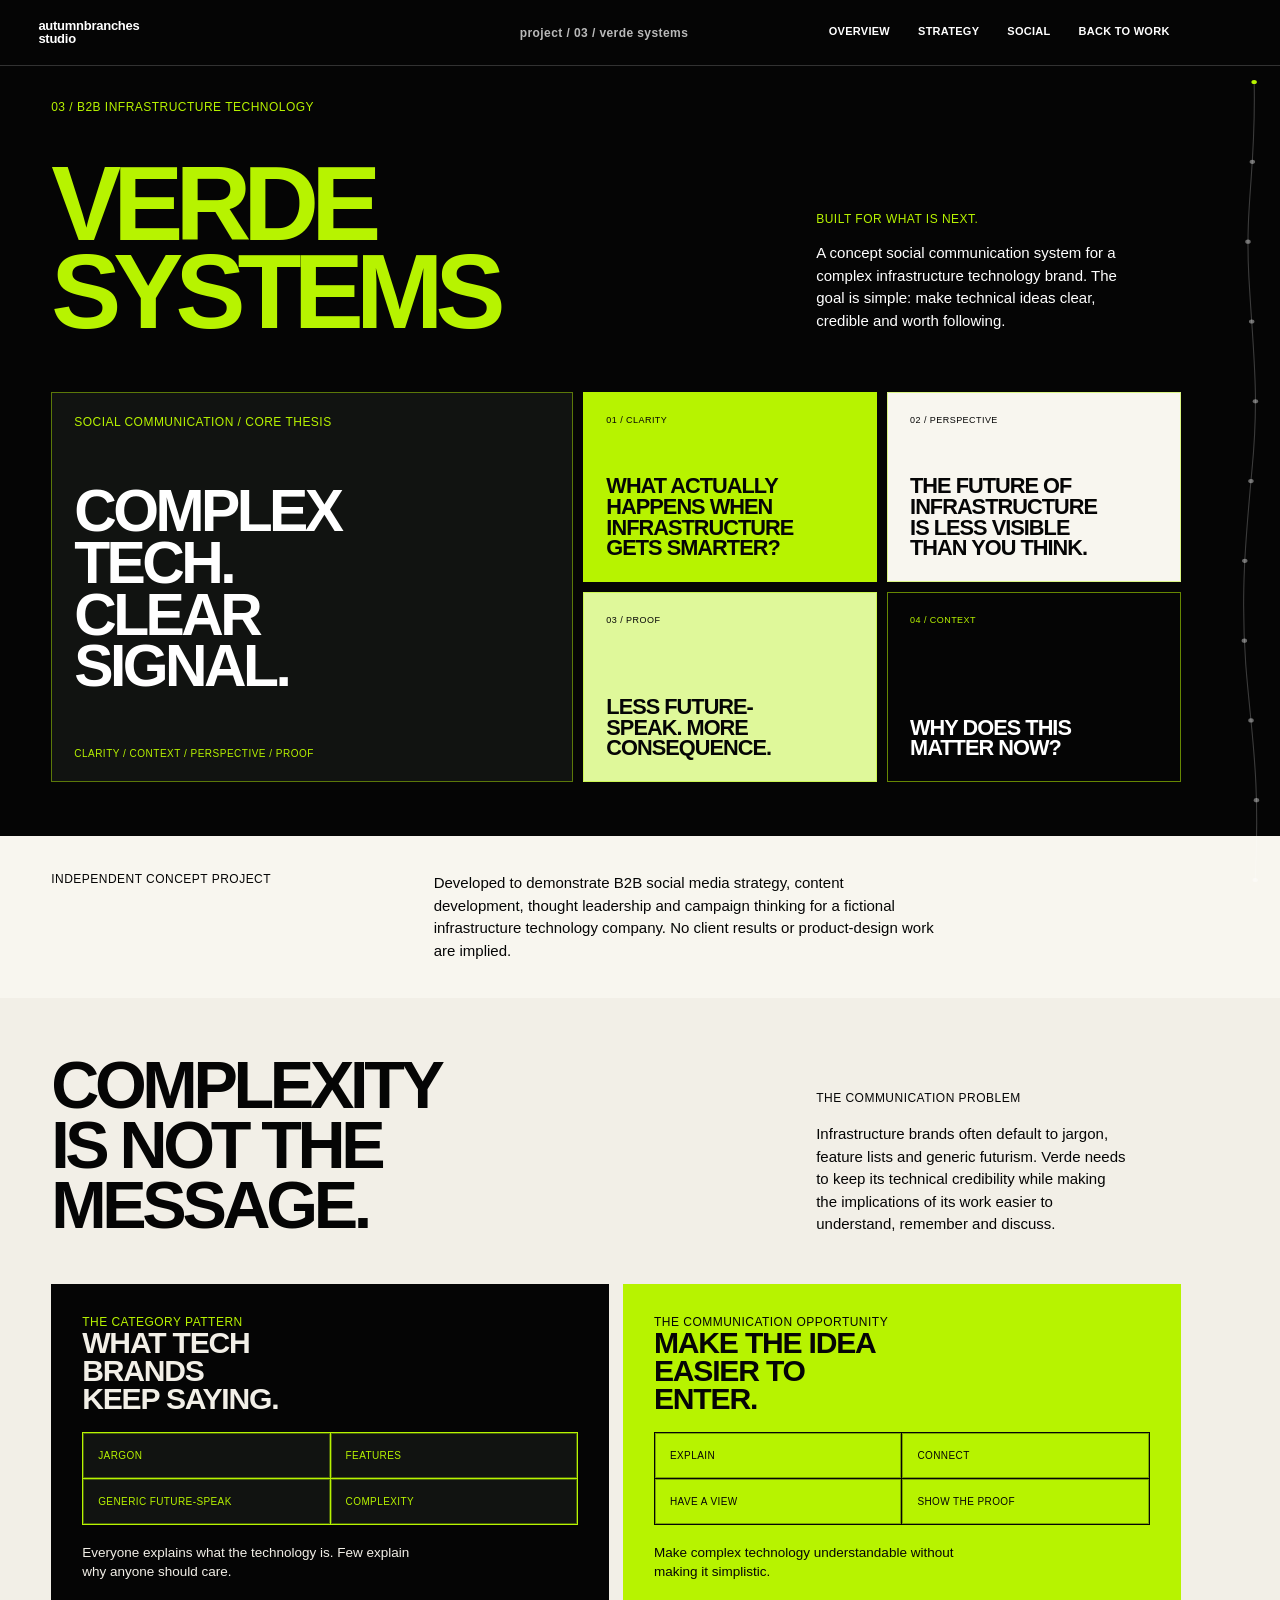
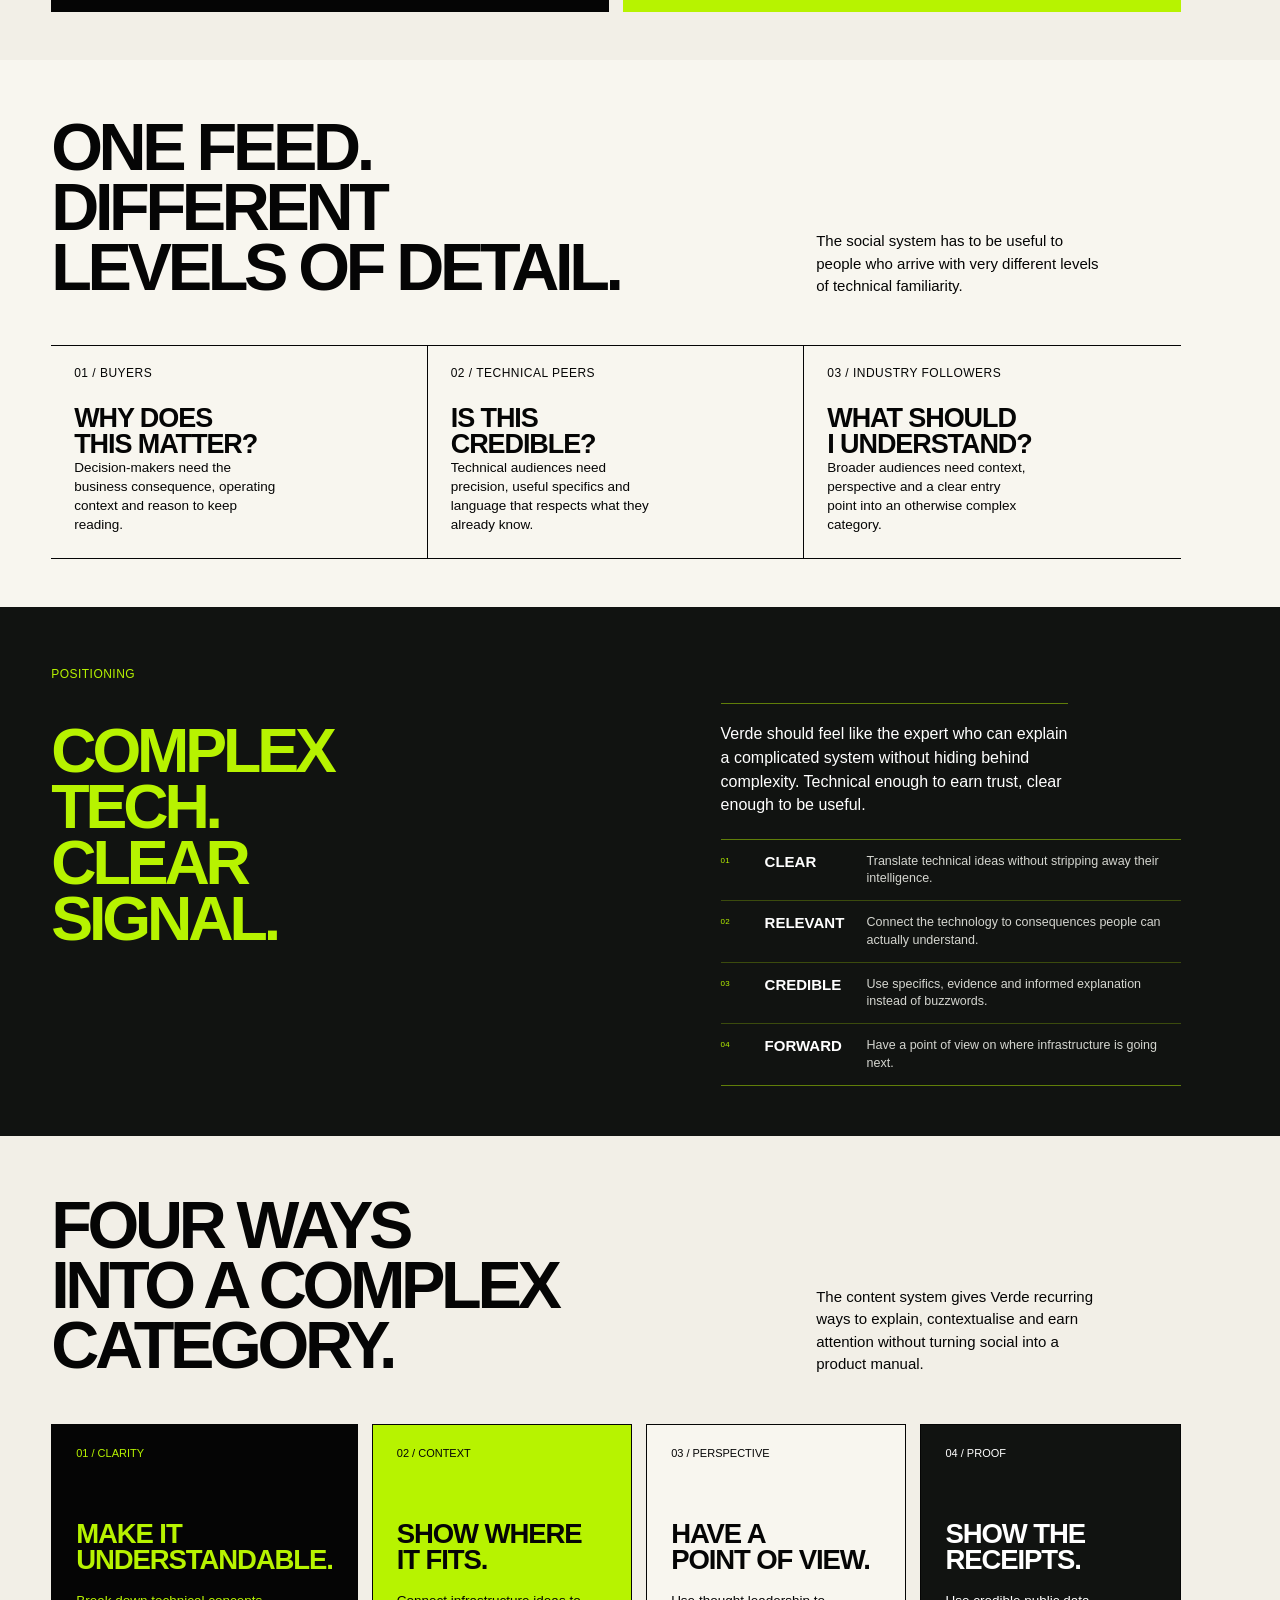
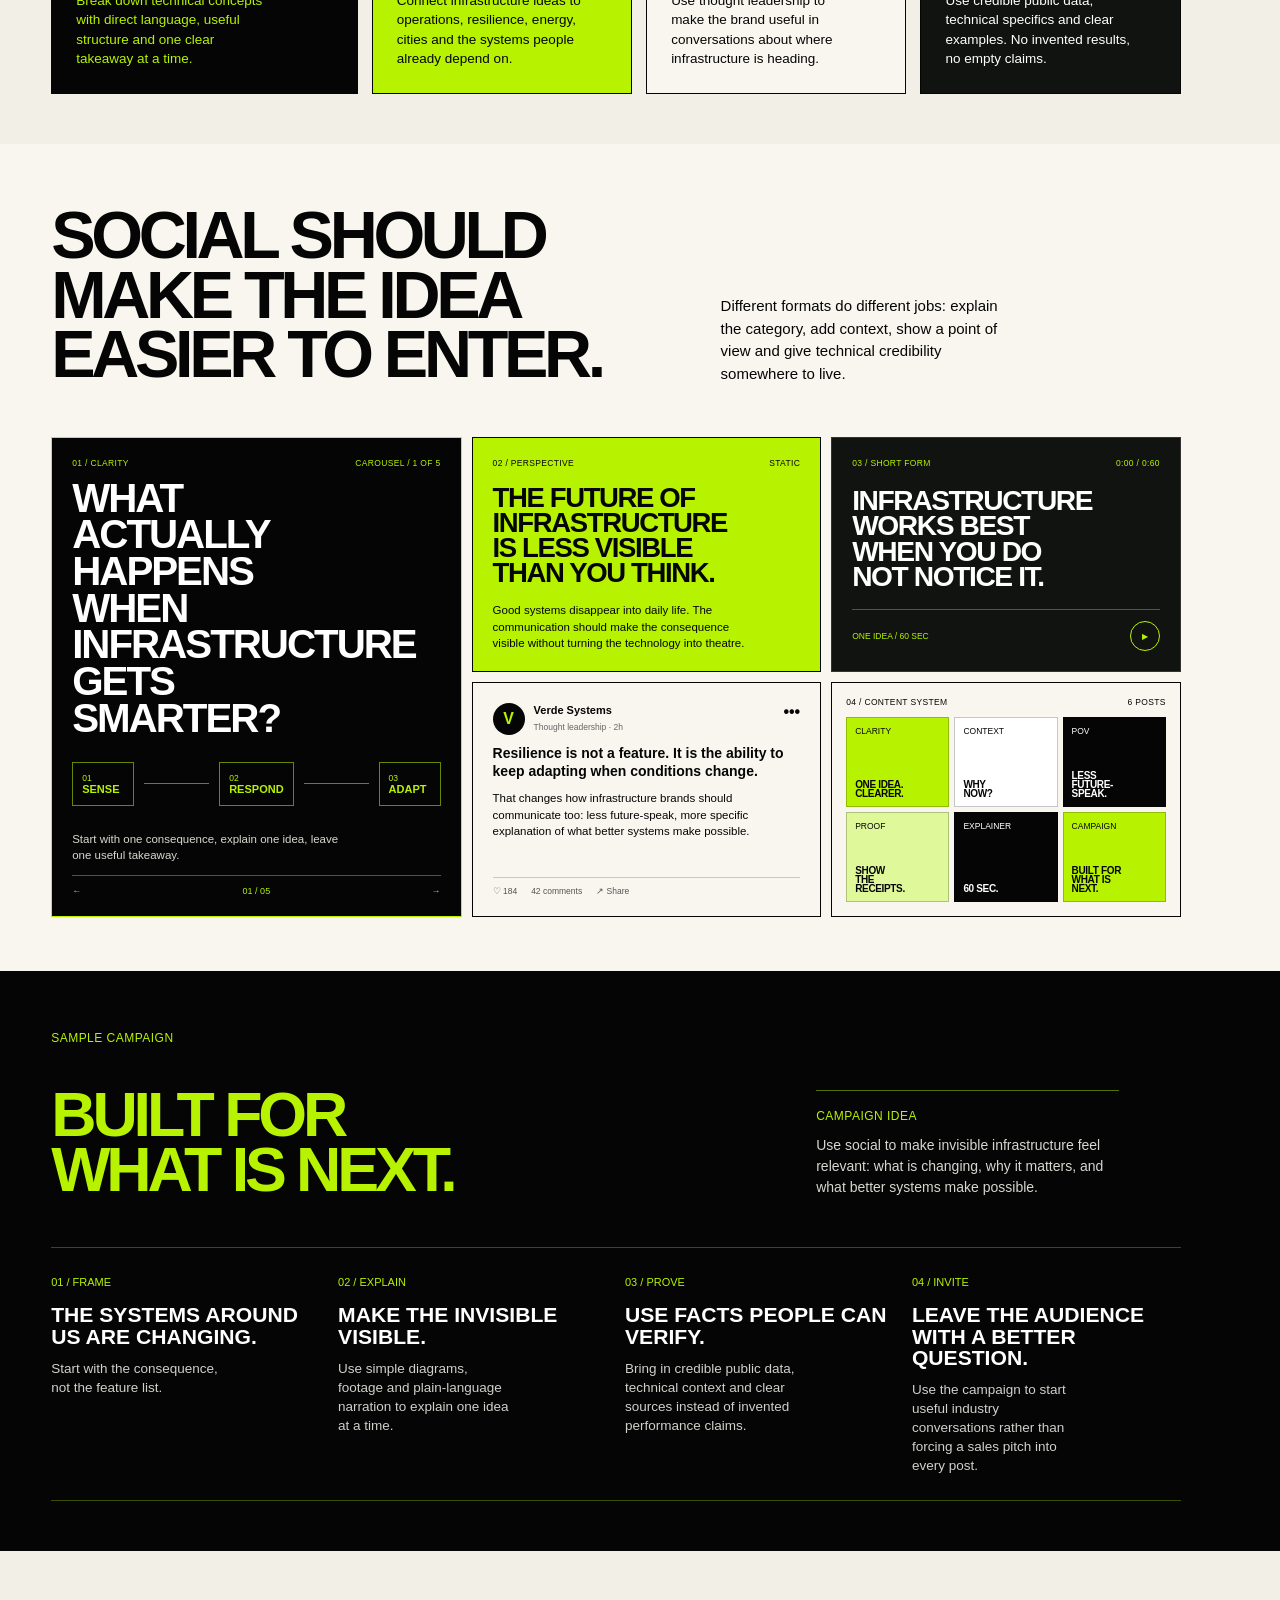
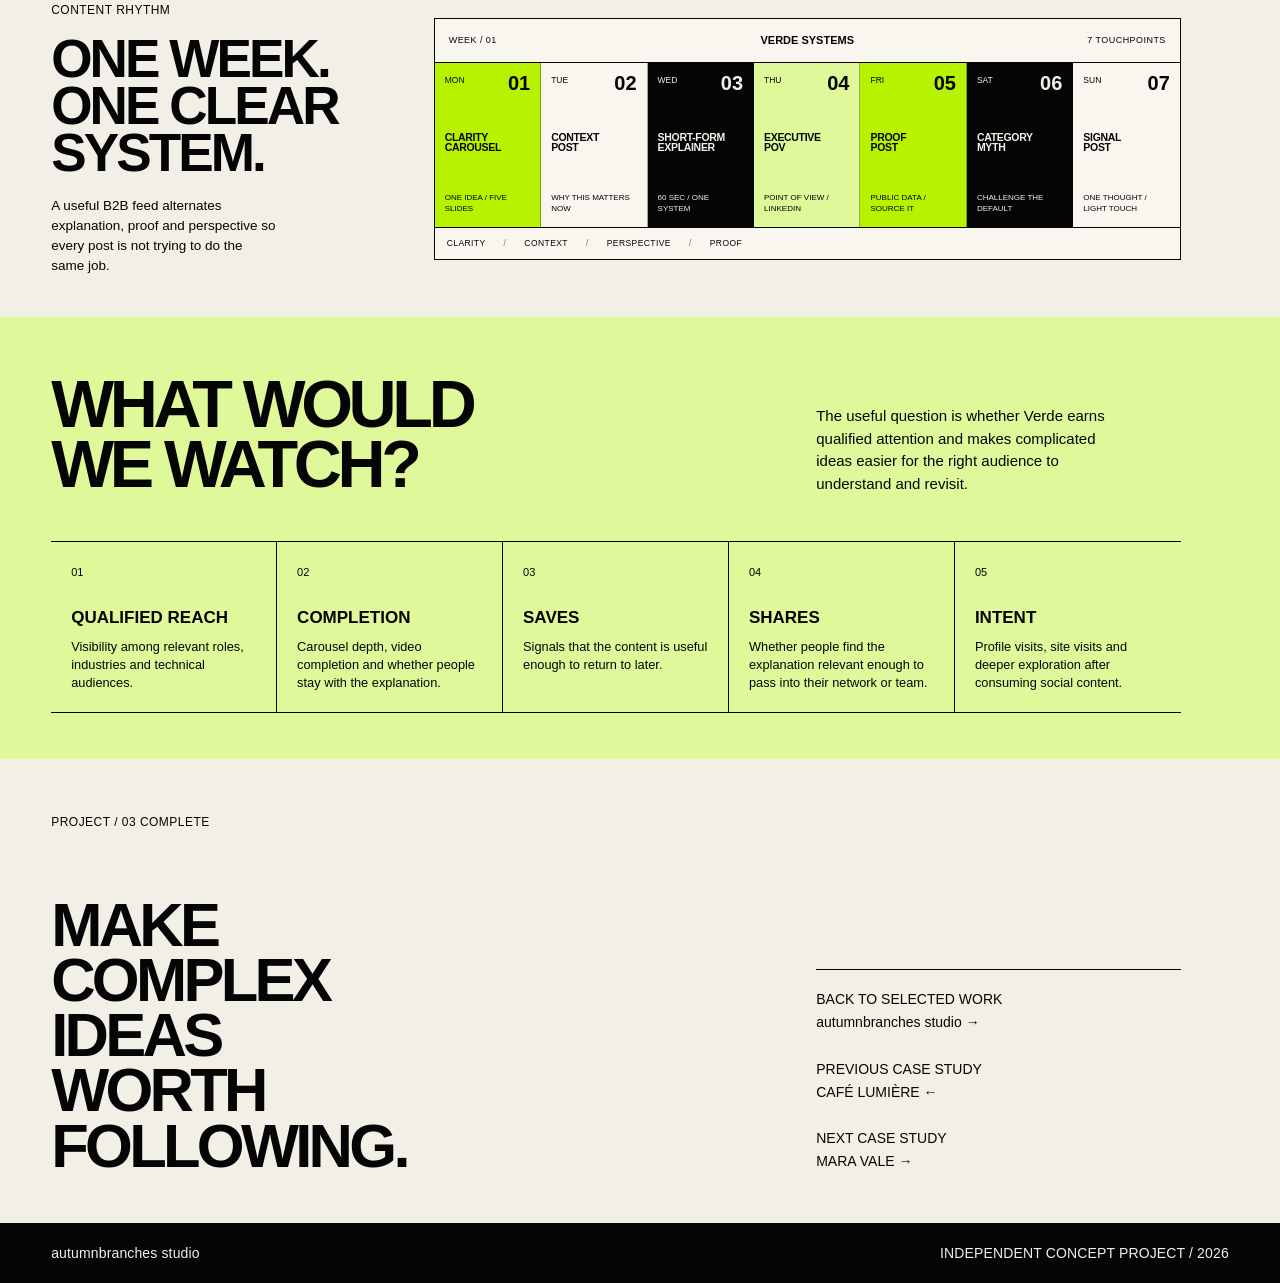
<file: projects/verde-systems/index.html>
<!DOCTYPE html>

<html lang="en">
<head>
<meta charset="utf-8"/>
<meta content="width=device-width,initial-scale=1" name="viewport"/>
<title>Verde Systems | B2B Social Strategy | autumnbranches studio</title>
<meta name="description" content="Independent concept project by autumnbranches studio: B2B social strategy, content development and communication system for Verde Systems.">
  <meta name="robots" content="index,follow">
  <meta name="theme-color" content="#050505">
  <link rel="canonical" href="https://autumnbranchesstudio.github.io/projects/verde-systems/">
  <link rel="icon" href="../../assets/favicon.svg" type="image/svg+xml">
  <link rel="apple-touch-icon" href="../../assets/apple-touch-icon.png">
  <meta property="og:type" content="website">
  <meta property="og:site_name" content="autumnbranches studio">
  <meta property="og:title" content="Verde Systems | B2B Social Strategy | autumnbranches studio">
  <meta property="og:description" content="Independent concept project by autumnbranches studio: B2B social strategy, content development and communication system for Verde Systems.">
  <meta property="og:url" content="https://autumnbranchesstudio.github.io/projects/verde-systems/">
  <meta property="og:image" content="https://autumnbranchesstudio.github.io/assets/autumnbranches-social-preview.png">
  <meta property="og:image:width" content="1200">
  <meta property="og:image:height" content="630">
  <meta property="og:image:alt" content="autumnbranches studio — social strategy, content and personal branding">
  <meta name="twitter:card" content="summary_large_image">
  <meta name="twitter:title" content="Verde Systems | B2B Social Strategy | autumnbranches studio">
  <meta name="twitter:description" content="Independent concept project by autumnbranches studio: B2B social strategy, content development and communication system for Verde Systems.">
  <meta name="twitter:image" content="https://autumnbranchesstudio.github.io/assets/autumnbranches-social-preview.png">
<style>
    :root{
      --ink:#050505;
      --charcoal:#111311;
      --ivory:#f2efe7;
      --paper:#f8f6ef;
      --line:#c8c8bf;
      --muted:#77786f;
      --green:#b7f300;
      --green-soft:#dff89a;
      --green-deep:#617e00;
      --white:#ffffff;
      --pad:clamp(22px,4vw,64px);
            --sans:Arial,"Helvetica Neue",Helvetica,sans-serif;
      --header-h:66px;
      --header-pad:clamp(22px,3vw,54px);
      --rail-safe:72px;
    }

    *{box-sizing:border-box}
    html{scroll-behavior:smooth}
    body{
      margin:0;
      background:var(--ivory);
      color:var(--ink);
      font-family:var(--sans);
      overflow-x:hidden;
    }
    a{color:inherit;text-decoration:none}

    .topbar{
      position:fixed;
      top:0;left:0;right:0;
      z-index:30;
      height:66px;
      display:grid;
      grid-template-columns:1fr auto 1fr;
      align-items:center;
      padding:0 var(--pad);
      border-bottom:1px solid rgba(183,243,0,.3);
      background:rgba(5,5,5,.94);
      color:var(--white);
      backdrop-filter:blur(12px);
    }
    .brand{
      font-weight:900;
      font-size:14px;
      line-height:.9;
      letter-spacing:-.04em;
    }
    .project-id{
      justify-self:center;
      font-family:var(--sans);
      font-size:11px;
      letter-spacing:.06em;
      color:var(--green);
    }
    .top-links{
      justify-self:end;
      display:flex;
      gap:22px;
      font-family:var(--sans);
      font-size:10px;
      letter-spacing:.04em;
    }

    .section{
      min-height:100vh;
      padding:110px calc(var(--pad) + 48px) 72px var(--pad);
      position:relative;
    }
    .grid{
      display:grid;
      grid-template-columns:repeat(12,minmax(0,1fr));
      gap:clamp(12px,1.4vw,22px);
    }
    .eyebrow{
      font-family:var(--sans);
      font-size:11px;
      letter-spacing:.06em;
      text-transform:uppercase;
    }

    h1,h2,h3,p{margin:0}
    h1{
      font-size:clamp(76px,10vw,168px);
      line-height:.82;
      letter-spacing:-.075em;
      font-weight:900;
      text-transform:uppercase;
    }
    h2{
      font-size:clamp(48px,7vw,106px);
      line-height:.88;
      letter-spacing:-.065em;
      font-weight:900;
      text-transform:uppercase;
    }
    h3{
      font-size:clamp(25px,2.4vw,40px);
      line-height:.95;
      letter-spacing:-.04em;
      font-weight:900;
      text-transform:uppercase;
    }
    p{
      font-size:clamp(15px,1.05vw,18px);
      line-height:1.5;
    }

    .hero{
      background:var(--ink);
      color:var(--white);
      padding-top:120px;
    }
    .hero .eyebrow{grid-column:1/4;color:var(--green)}
    .hero h1{
      grid-column:1/8;
      margin-top:38px;
      color:var(--green);
    }
    .hero .intro{
      grid-column:9/13;
      align-self:end;
      max-width:34ch;
      margin-bottom:18px;
    }
    .hero .intro .eyebrow{
      display:block;
      margin-bottom:16px;
      color:var(--green);
    }
    .hero-console{
      grid-column:1/13;
      margin-top:54px;
      min-height:48vh;
      display:grid;
      grid-template-columns:1.25fr .75fr;
      gap:12px;
    }
    .console-large,
    .console-side > div{
      border:1px solid rgba(183,243,0,.55);
      background:var(--charcoal);
      color:var(--green);
      font-family:var(--sans);
      font-size:10px;
      letter-spacing:.04em;
      padding:18px;
    }
    .console-large{
      display:flex;
      flex-direction:column;
      justify-content:space-between;
    }
    .console-title{
      font-size:clamp(32px,4vw,68px);
      font-family:var(--sans);
      font-weight:900;
      line-height:.9;
      letter-spacing:-.05em;
      text-transform:uppercase;
      color:var(--white);
      max-width:8ch;
    }
    .console-grid{
      display:grid;
      grid-template-columns:repeat(3,1fr);
      gap:10px;
      margin-top:40px;
    }
    .console-stat{
      padding-top:12px;
      border-top:1px solid rgba(183,243,0,.35);
    }
    .console-stat strong{
      display:block;
      margin-top:12px;
      font-size:clamp(24px,3vw,48px);
      font-family:var(--sans);
      color:var(--green);
    }
    .console-side{
      display:grid;
      grid-template-rows:1fr 1fr;
      gap:12px;
    }
    .console-side > div{
      display:flex;
      align-items:flex-end;
    }

    .disclosure{
      min-height:auto;
      padding-top:52px;
      padding-bottom:52px;
      background:var(--paper);
    }
    .disclosure .eyebrow{grid-column:1/4}
    .disclosure p{grid-column:5/11;max-width:60ch}

    .problem h2{grid-column:1/8}
    .problem .copy{grid-column:9/13;align-self:end;max-width:36ch}
    .problem .visual-strip{
      grid-column:1/13;
      margin-top:58px;
      display:grid;
      grid-template-columns:.8fr 1.2fr .8fr;
      gap:12px;
    }

    .placeholder{
      min-height:320px;
      border:1px solid var(--ink);
      padding:18px;
      display:flex;
      align-items:flex-end;
      font-family:var(--sans);
      font-size:10px;
      letter-spacing:.05em;
      text-transform:uppercase;
      background:transparent;
    }
    .placeholder.dark{background:var(--ink);color:var(--green);border-color:var(--green)}
    .placeholder.green{background:var(--green);color:var(--ink);border-color:var(--green)}
    .placeholder.soft{background:var(--green-soft)}
    .placeholder.charcoal{background:var(--charcoal);color:var(--white);border-color:#343434}

    .audience{
      background:var(--paper);
    }
    .audience h2{grid-column:1/8}
    .audience .lead{grid-column:9/13;align-self:end;max-width:34ch}
    .audience-cards{
      grid-column:1/13;
      margin-top:58px;
      display:grid;
      grid-template-columns:repeat(3,1fr);
      border-top:1px solid var(--ink);
      border-bottom:1px solid var(--ink);
    }
    .aud-card{
      min-height:260px;
      padding:26px 28px 34px;
      border-right:1px solid var(--ink);
    }
    .aud-card:last-child{border-right:none}
    .aud-card .eyebrow{display:block;margin-bottom:58px}
    .aud-card p{max-width:27ch}

    .positioning{
      background:var(--charcoal);
      color:var(--white);
    }
    .positioning .eyebrow{grid-column:1/4;color:var(--green)}
    .positioning h2{
      grid-column:1/10;
      margin-top:46px;
      color:var(--green);
    }
    .positioning .statement{
      grid-column:8/13;
      margin-top:58px;
      padding-top:22px;
      border-top:1px solid rgba(183,243,0,.45);
      max-width:40ch;
    }
    .principles{
      grid-column:1/13;
      margin-top:72px;
      display:grid;
      grid-template-columns:repeat(4,1fr);
      border-top:1px solid rgba(183,243,0,.45);
      border-bottom:1px solid rgba(183,243,0,.45);
    }
    .principle{
      min-height:220px;
      padding:28px 24px 38px;
      border-right:1px solid rgba(183,243,0,.3);
    }
    .principle:last-child{border-right:none}
    .principle strong{
      display:block;
      margin-top:38px;
      font-size:20px;
      text-transform:uppercase;
    }
    .principle p{
      margin-top:10px;
      font-size:14px;
      max-width:24ch;
      color:#d5d6d0;
    }

    .content h2{grid-column:1/8}
    .content .lead{grid-column:9/13;align-self:end;max-width:36ch}
    .territories{
      grid-column:1/13;
      margin-top:58px;
      display:grid;
      grid-template-columns:repeat(4,1fr);
      gap:12px;
    }
    .territory{
      min-height:360px;
      padding:24px;
      border:1px solid var(--ink);
      display:flex;
      flex-direction:column;
      justify-content:space-between;
    }
    .territory:nth-child(1){background:var(--ink);color:var(--green)}
    .territory:nth-child(2){background:var(--green)}
    .territory:nth-child(3){background:var(--paper)}
    .territory:nth-child(4){background:var(--charcoal);color:var(--white)}
    .territory .num{font-family:var(--sans);font-size:11px}
    .territory p{font-size:14px;max-width:25ch}

    .social{
      background:var(--paper);
    }
    .social h2{grid-column:1/7}
    .social .lead{grid-column:8/13;align-self:end;max-width:38ch}
    .social-grid{
      grid-column:1/13;
      margin-top:58px;
      display:grid;
      grid-template-columns:1.15fr .75fr .75fr;
      grid-template-rows:minmax(220px,28vh) minmax(220px,28vh);
      gap:12px;
    }
    .social-grid .placeholder:nth-child(1){grid-row:1/3}
    .social-grid .placeholder{min-height:0}

    .campaign{
      background:var(--ink);
      color:var(--white);
    }
    .campaign .eyebrow{grid-column:1/4;color:var(--green)}
    .campaign h2{
      grid-column:1/8;
      margin-top:46px;
      color:var(--green);
    }
    .campaign .campaign-data{
      grid-column:9/13;
      align-self:end;
      font-family:var(--sans);
      font-size:clamp(20px,2vw,30px);
      line-height:1.3;
      color:var(--green-soft);
      padding:20px;
      border:1px solid rgba(183,243,0,.45);
    }
    .campaign-line{
      grid-column:1/13;
      margin-top:70px;
      display:grid;
      grid-template-columns:repeat(4,1fr);
      gap:20px;
      border-top:1px solid rgba(183,243,0,.3);
      border-bottom:1px solid rgba(183,243,0,.3);
      padding:36px 0;
    }
    .campaign-step span{font-family:var(--sans);font-size:10px;color:var(--green)}
    .campaign-step strong{
      display:block;
      margin-top:14px;
      font-size:clamp(21px,2vw,32px);
      line-height:1;
      text-transform:uppercase;
    }
    .campaign-step p{
      margin-top:12px;
      font-size:14px;
      max-width:23ch;
      color:#d0d1cb;
    }

    .calendar h2{grid-column:1/7}
    .calendar .lead{grid-column:8/13;align-self:end;max-width:36ch}
    .week{
      grid-column:1/13;
      margin-top:58px;
      border-top:1px solid var(--ink);
    }
    .day{
      display:grid;
      grid-template-columns:100px 1fr 1fr;
      gap:24px;
      padding:22px 0;
      border-bottom:1px solid var(--line);
      align-items:start;
    }
    .day .day-name{font-family:var(--sans);font-size:11px}
    .day strong{text-transform:uppercase}
    .day p{font-size:14px;color:var(--muted);max-width:40ch}

    .measure{
      background:var(--green-soft);
    }
    .measure h2{grid-column:1/8}
    .measure .lead{grid-column:9/13;align-self:end;max-width:34ch}
    .metrics{
      grid-column:1/13;
      margin-top:58px;
      display:grid;
      grid-template-columns:repeat(5,1fr);
      border-top:1px solid var(--ink);
      border-bottom:1px solid var(--ink);
    }
    .metric{
      min-height:240px;
      padding:24px;
      border-right:1px solid var(--ink);
    }
    .metric:last-child{border-right:none}
    .metric span{font-family:var(--sans);font-size:10px}
    .metric strong{display:block;margin-top:52px;font-size:20px;text-transform:uppercase}
    .metric p{margin-top:10px;font-size:13px}

    .closing{
      min-height:82vh;
      display:flex;
      align-items:center;
      background:var(--ivory);
    }
    .closing .grid{width:100%}
    .closing .eyebrow{grid-column:1/4}
    .closing h2{grid-column:1/9;margin-top:42px}
    .closing .next{
      grid-column:9/13;
      align-self:end;
      border-top:1px solid var(--ink);
      padding-top:20px;
      font-family:var(--sans);
      font-size:12px;
      line-height:1.8;
    }

    .branch-nav{
      position:fixed;
      right:8px;
      top:82px;
      bottom:20px;
      width:42px;
      z-index:25;
      pointer-events:none;
    }
    .branch-nav svg{width:100%;height:100%;overflow:visible}
    .branch-nav .trunk{
      fill:none;
      stroke:rgba(255,255,255,.22);
      stroke-width:1.1;
      vector-effect:non-scaling-stroke;
      stroke-linecap:round;
    }
    .branch-nav .active{
      fill:none;
      stroke:var(--green);
      stroke-width:1.8;
      vector-effect:non-scaling-stroke;
      stroke-linecap:round;
      stroke-dasharray:1;
      stroke-dashoffset:1;
    }
    .branch-nav .dot{fill:rgba(255,255,255,.4);transition:.25s ease}
    .branch-nav .dot.current{fill:var(--green)}
    body.light-zone .branch-nav .trunk{stroke:rgba(5,5,5,.24)}
    body.light-zone .branch-nav .dot{fill:rgba(5,5,5,.38)}
    body.light-zone .branch-nav .dot.current{fill:var(--green-deep)}

    footer{
      padding:22px var(--pad);
      background:var(--ink);
      color:var(--ivory);
      display:flex;
      justify-content:space-between;
      gap:20px;
      font-family:var(--sans);
      font-size:10px;
    }

    @media(max-width:900px){
      .topbar{grid-template-columns:1fr auto}
      .project-id{display:none}
      .top-links{gap:12px}
      .section{padding-right:calc(var(--pad) + 30px)}
      .hero .eyebrow,.hero h1,.hero .intro,
      .disclosure .eyebrow,.disclosure p,
      .problem h2,.problem .copy,
      .audience h2,.audience .lead,
      .positioning .eyebrow,.positioning h2,.positioning .statement,
      .content h2,.content .lead,
      .social h2,.social .lead,
      .campaign .eyebrow,.campaign h2,.campaign .campaign-data,
      .calendar h2,.calendar .lead,
      .measure h2,.measure .lead,
      .closing .eyebrow,.closing h2,.closing .next{
        grid-column:1/13;
      }
      .hero .intro,.problem .copy,.audience .lead,.content .lead,.social .lead,
      .campaign .campaign-data,.calendar .lead,.measure .lead,.closing .next{margin-top:28px}
      .hero-console{grid-template-columns:1fr}
      .console-side{grid-template-columns:1fr 1fr;grid-template-rows:auto}
      .problem .visual-strip{grid-template-columns:1fr}
      .audience-cards,.territories,.principles,.campaign-line,.metrics{
        grid-template-columns:1fr 1fr;
      }
      .aud-card,.principle,.metric{border-bottom:1px solid currentColor}
      .social-grid{
        grid-template-columns:1fr 1fr;
        grid-template-rows:repeat(3,220px);
      }
      .social-grid .placeholder:nth-child(1){grid-row:1/3}
      .day{grid-template-columns:80px 1fr}
      .day p{grid-column:2}
    }

    @media(max-width:560px){
      .topbar{height:58px;padding:0 18px}
      .top-links a:nth-child(2){display:none}
      .section{padding:92px 28px 58px 18px}
      h1{font-size:clamp(58px,18vw,94px)}
      h2{font-size:clamp(42px,13vw,72px)}
      .console-grid{grid-template-columns:1fr}
      .console-side{grid-template-columns:1fr}
      .audience-cards,.territories,.principles,.campaign-line,.metrics{grid-template-columns:1fr}
      .aud-card,.principle,.metric{border-right:none}
      .social-grid{grid-template-columns:1fr;grid-template-rows:repeat(5,190px)}
      .social-grid .placeholder:nth-child(1){grid-row:auto}
      .day{grid-template-columns:1fr;gap:8px}
      .day p{grid-column:auto}
      .branch-nav{right:0;width:28px}
    }

    @media(prefers-reduced-motion:reduce){
      html{scroll-behavior:auto}
    }

    /* --- Verde closing section fix: no headline/link collisions --- */
    .closing .grid{
      width:100%;
      align-items:end;
    }

    .closing .eyebrow{
      grid-column:1 / 13;
      margin-bottom:28px;
    }

    .closing h2{
      grid-column:1 / 8;
      margin-top:0;
      max-width:8.4ch;
      font-size:clamp(46px,5.4vw,86px);
      line-height:.9;
      letter-spacing:-.06em;
      overflow-wrap:normal;
      word-break:normal;
    }

    .closing .next{
      grid-column:9 / 13;
      align-self:end;
      margin:0;
      min-width:0;
      border-top:1px solid var(--ink);
      padding-top:22px;
      padding-left:0;
      font-family:var(--sans);
      font-size:12px;
      line-height:1.8;
    }

    .closing .next > div{
      max-width:100%;
    }

    @media(max-width:1100px){
      .closing h2{
        grid-column:1 / 9;
        font-size:clamp(44px,5vw,72px);
        max-width:9ch;
      }

      .closing .next{
        grid-column:9 / 13;
      }
    }

    @media(max-width:900px){
      .closing .eyebrow,
      .closing h2,
      .closing .next{
        grid-column:1 / 13 !important;
      }

      .closing h2{
        max-width:10ch;
        font-size:clamp(46px,9vw,76px);
      }

      .closing .next{
        margin-top:42px;
        max-width:430px;
      }
    }

    @media(max-width:560px){
      .closing h2{
        max-width:none;
        font-size:clamp(40px,13vw,64px);
        line-height:.92;
      }
    }


    .case-wipe {
      position: fixed;
      inset: 0;
      z-index: 999;
      pointer-events: none;
      transform: scaleX(0);
      transform-origin: right center;
      background: #090909;
    }
    .case-wipe.is-active {
      animation: caseWipe .4s cubic-bezier(.72,0,.2,1) forwards;
    }
    @keyframes caseWipe {
      from { transform: scaleX(0); }
      to { transform: scaleX(1); }
    }
    @media(prefers-reduced-motion:reduce){
      .case-wipe{display:none}
    }

  
    /* autumnbranches case-study strip, matched to homepage */
    .topbar{
      position:fixed;
      z-index:100;
      inset:0 0 auto 0;
      height:var(--header-h);
      display:grid;
      grid-template-columns:1fr auto 1fr;
      align-items:center;
      padding:0 calc(var(--header-pad) + var(--rail-safe)) 0 var(--header-pad);
      background:var(--case-bar-bg,var(--ivory));
      color:var(--case-bar-fg,var(--ink));
      border-bottom:1px solid color-mix(in srgb,currentColor 18%,transparent);
      backdrop-filter:none;
      transition:background 180ms ease,color 180ms ease,border-color 180ms ease;
    }
    .brand{
      justify-self:start;
      font-family:Arial,Helvetica,sans-serif;
      font-weight:700;
      font-size:13px;
      line-height:.95;
      letter-spacing:-.02em;
      text-transform:none;
      font-variant:normal;
    }
    .brand span{display:block;text-transform:none}
    .project-id{
      justify-self:center;
      font-family:Arial,Helvetica,sans-serif;
      font-size:10.5px;
      font-weight:700;
      letter-spacing:.015em;
      text-transform:none;
      color:inherit;
      opacity:.72;
      white-space:nowrap;
    }
    .top-links{
      justify-self:end;
      display:flex;
      gap:28px;
      font-family:Arial,Helvetica,sans-serif;
      font-size:10px;
      font-weight:700;
      letter-spacing:.015em;
      text-transform:uppercase;
      white-space:nowrap;
    }
    .top-links a{padding-bottom:3px;border-bottom:1px solid transparent}
    .top-links a:hover,.top-links a:focus-visible{border-color:currentColor}
    @media(max-width:980px){
      .topbar{grid-template-columns:1fr auto;padding-right:20px}
      .project-id{display:none}
      .top-links{gap:16px}
      .top-links a:not(.back-link){display:none}
    }
    @media(max-width:680px){
      .topbar{height:58px;padding:0 18px}
      .brand{font-size:12px}
      .top-links{font-size:9px}
    }


/* MOBILE RESPONSIVE LAYER. Desktop composition above is unchanged. */
.case-menu-toggle{display:none;appearance:none;border:0;background:transparent;color:inherit;padding:8px 0;font:inherit;font-size:10px;font-weight:800;letter-spacing:.02em;text-transform:uppercase;cursor:pointer}

@media(max-width:820px){
  :root{--header-h:60px;--rail-safe:26px}
  .topbar{
    height:var(--header-h);
    grid-template-columns:1fr auto;
    padding:0 18px;
  }
  .brand{font-size:12.5px}
  .project-id{display:none}
  .case-menu-toggle{display:block;grid-column:2;grid-row:1;justify-self:end;z-index:3}
  .top-links{
    position:fixed;
    z-index:99;
    top:var(--header-h);
    left:0;
    right:0;
    width:100%;
    justify-self:stretch;
    display:flex;
    flex-direction:column;
    gap:0;
    padding:8px 18px 18px;
    background:var(--case-bar-bg,var(--ivory));
    color:var(--case-bar-fg,var(--ink));
    border-bottom:1px solid color-mix(in srgb,currentColor 20%,transparent);
    opacity:0;
    visibility:hidden;
    pointer-events:none;
    transform:translateY(-10px);
    transition:opacity 180ms ease,transform 220ms ease,visibility 180ms ease,background 180ms ease,color 180ms ease;
  }
  .topbar.menu-open .top-links{opacity:1;visibility:visible;pointer-events:auto;transform:none}
  .top-links a,
  .top-links a:not(.back-link){
    display:block!important;
    width:100%;
    padding:14px 0;
    border-bottom:1px solid color-mix(in srgb,currentColor 18%,transparent);
    font-size:14px;
  }
  .top-links a:last-child{border-bottom:0}

  .section{
    min-height:auto;
    padding:84px 34px 60px 18px;
  }
  .grid{grid-template-columns:minmax(0,1fr);gap:18px}
  .grid > *{grid-column:1 / -1!important;min-width:0}

  h1{font-size:clamp(50px,15vw,78px);line-height:.86;letter-spacing:-.065em;overflow-wrap:normal;word-break:normal}
  h2{font-size:clamp(38px,11vw,58px);line-height:.92;letter-spacing:-.055em;overflow-wrap:normal;word-break:normal}
  h3{font-size:clamp(24px,7vw,34px);line-height:.98}
  p{font-size:15px;line-height:1.5}
  .eyebrow{font-size:9px;line-height:1.4}

  .hero{padding-top:88px;min-height:auto}
  .hero h1{margin-top:24px!important;max-width:none}
  .hero .intro,.hero .hero-thesis{margin-top:22px!important;margin-bottom:0;max-width:34ch}
  .hero .hero-visual,
  .hero .hero-mosaic,
  .hero-console{margin-top:30px!important;grid-column:1/-1!important}
  .hero .hero-visual{min-height:330px!important}
  .hero .hero-mosaic{grid-template-columns:1fr!important;grid-template-rows:none!important;gap:10px}
  .hero-mosaic .tile{min-height:145px!important;grid-row:auto!important}
  .hero-console{grid-template-columns:1fr!important;min-height:auto!important}
  .console-side{grid-template-columns:1fr!important;grid-template-rows:auto!important}
  .console-grid{grid-template-columns:1fr!important}

  .disclosure{padding-top:44px;padding-bottom:44px}
  .disclosure p{margin-top:14px;max-width:38ch}

  .problem .copy,.audience .lead,.content .lead,.social .lead,.calendar .lead,.measure .lead{margin-top:20px!important;max-width:36ch}
  .problem .visual-strip{grid-template-columns:1fr!important;gap:10px;margin-top:32px}
  .placeholder{min-height:180px!important}

  .audience-cards,.territories,.principles,.campaign-line,.metrics{
    grid-template-columns:1fr!important;
    margin-top:34px!important;
  }
  .aud-card,.territory,.principle,.metric{min-height:auto!important;padding:22px!important;border-right:0!important}
  .aud-card strong,.metric strong{margin-top:28px!important}

  .social-grid{
    grid-template-columns:1fr!important;
    grid-template-rows:none!important;
    gap:10px!important;
    margin-top:34px!important;
  }
  .social-grid .placeholder{grid-row:auto!important;min-height:185px!important}

  .campaign h2{margin-top:20px!important}
  .campaign .campaign-clock,.campaign .campaign-note,.campaign .campaign-data{margin-top:20px!important;max-width:34ch}
  .campaign-line{gap:0}
  .campaign-step{min-height:auto!important;padding:22px!important;border-right:0!important}

  .week{margin-top:34px!important}
  .day{grid-template-columns:1fr!important;gap:8px!important;padding:18px 0!important}
  .day p{grid-column:auto!important}

  .closing{min-height:auto;align-items:start;padding-top:78px;padding-bottom:72px}
  .closing h2{margin-top:24px!important;max-width:none!important;font-size:clamp(40px,11.5vw,60px)!important;line-height:.93!important}
  .closing .next{margin-top:34px!important;max-width:100%!important;font-size:10px!important;line-height:1.75!important}

  footer{padding:18px 32px 18px 18px;display:block;font-size:8px;line-height:1.5}
  footer span{display:block;margin-top:5px}

  .branch-nav{
    right:1px;
    top:calc(var(--header-h) + 8px);
    bottom:10px;
    width:18px;
    opacity:.62;
  }
}

@media(max-width:430px){
  .section{padding-left:16px;padding-right:30px}
  h1{font-size:clamp(47px,14.6vw,64px)}
  h2{font-size:clamp(36px,10.5vw,50px)}
  .hero .hero-visual{min-height:300px!important}
  .hero-mosaic .tile{min-height:135px!important}
  .placeholder{min-height:165px!important}
}

  
/* v23 launch polish: keyboard navigation without visual layout changes */
.skip-link{position:fixed;left:16px;top:10px;z-index:1000;padding:10px 14px;border:1px solid currentColor;background:var(--ivory,#f4f1e9);color:var(--ink,#0a0a0a);font:700 12px/1 Arial,Helvetica,sans-serif;letter-spacing:.02em;transform:translateY(-160%);transition:transform 160ms ease}
.skip-link:focus{transform:translateY(0)}
:where(a,button,input,select,textarea,[tabindex]):focus-visible{outline:2px solid currentColor!important;outline-offset:3px}
</style>
<style id="verde-mobile-overflow-fix">
@media(max-width:820px){
  .console-title{max-width:100%;font-size:clamp(28px,8vw,46px)}
  .closing h2{font-size:clamp(34px,8.8vw,48px)!important;letter-spacing:-.045em!important;max-width:100%!important}
}
@media(max-width:430px){
  .closing h2{font-size:34px!important;line-height:.96!important}
}
</style>
<style id="verde-v12-social-only">
/* V12 VERDE: social communication + content only. No UI/UX/product-design claims. */
@media(min-width:821px){
  .section{min-height:auto;padding-top:76px;padding-bottom:60px}
  .hero{padding-top:102px;padding-bottom:58px}
  .hero h1{margin-top:28px!important;font-size:clamp(78px,8.2vw,142px)!important;line-height:.84!important;max-width:7ch}
  .hero .intro{margin-bottom:4px!important}
  .disclosure{padding-top:40px;padding-bottom:40px}
  .problem h2,.audience h2,.content h2,.social h2,.calendar h2,.measure h2{font-size:clamp(50px,5.2vw,80px);line-height:.9}
  .problem .copy,.audience .lead,.content .lead,.social .lead,.measure .lead{max-width:35ch}

  .verde-brand-world{grid-column:1/13;margin-top:38px;display:grid;grid-template-columns:1.28fr .72fr .72fr;grid-template-rows:1fr 1fr;gap:10px;min-height:390px}
  .signal-main,.signal-card{margin:0;border:1px solid rgba(183,243,0,.45);padding:22px;min-width:0}
  .signal-main{grid-row:1/3;background:var(--charcoal);display:flex;flex-direction:column;justify-content:space-between}
  .signal-main strong{font-size:clamp(44px,4.6vw,78px);line-height:.88;letter-spacing:-.06em;color:var(--white);max-width:9ch}
  .signal-main small{font-family:var(--sans);font-size:9px;color:var(--green);letter-spacing:.05em}
  .signal-card{display:flex;flex-direction:column;justify-content:space-between;gap:22px}
  .signal-card span{font-family:var(--sans);font-size:8px;letter-spacing:.05em}
  .signal-card strong{font-size:clamp(20px,1.7vw,29px);line-height:.95;letter-spacing:-.045em;max-width:15ch}
  .signal-green{background:var(--green);color:var(--ink)}
  .signal-paper{background:var(--paper);color:var(--ink)}
  .signal-soft{background:var(--green-soft);color:var(--ink)}

  .problem{padding-top:66px!important;padding-bottom:56px!important}
  .verde-strategy-boards{grid-column:1/13;margin-top:38px;display:grid;grid-template-columns:1fr 1fr;gap:14px}
  .verde-board{min-height:330px;padding:26px;display:flex;flex-direction:column;justify-content:space-between;border:1px solid var(--ink)}
  .verde-board h3{font-size:clamp(30px,2.6vw,46px);max-width:12ch}
  .verde-board p{max-width:42ch;font-size:14px;line-height:1.45}
  .board-dark{background:var(--ink);color:var(--ivory);border-color:var(--ink)}
  .board-dark .eyebrow{color:var(--green)}
  .board-green{background:var(--green);color:var(--ink);border-color:var(--green)}
  .pattern-list{display:grid;grid-template-columns:repeat(2,minmax(0,1fr));gap:1px;background:currentColor;border:1px solid currentColor;margin:24px 0}
  .pattern-list span{background:inherit;color:inherit;padding:16px 14px;font-family:var(--sans);font-size:9px;letter-spacing:.04em;border:1px solid currentColor}
  .board-dark .pattern-list{background:var(--green);border-color:rgba(183,243,0,.45)}
  .board-dark .pattern-list span{background:var(--charcoal);color:var(--green);border-color:rgba(183,243,0,.34)}
  .board-green .pattern-list{background:var(--ink);border-color:var(--ink)}
  .board-green .pattern-list span{background:var(--green);color:var(--ink);border-color:rgba(5,5,5,.32)}

  .audience{padding-top:66px!important;padding-bottom:54px!important}
  .audience-cards{margin-top:36px!important}
  .aud-card{min-height:214px!important;padding:22px 24px 26px!important}
  .aud-card .eyebrow{margin-bottom:32px!important}
  .aud-card h3{font-size:clamp(27px,2.1vw,36px)}
  .aud-card p{font-size:13.5px;line-height:1.42}

  .positioning{padding-top:68px!important;padding-bottom:56px!important}
  .positioning .grid{align-items:start}
  .positioning>.grid>.eyebrow{grid-column:1/7;grid-row:1;margin:0}
  .positioning h2{grid-column:1/8;grid-row:2;margin-top:28px!important;font-size:clamp(56px,5.3vw,82px)!important;line-height:.89!important;max-width:7.5ch}
  .positioning-side{grid-column:8/13;grid-row:2;margin-top:8px;display:flex;flex-direction:column;gap:28px;min-width:0}
  .positioning .statement{grid-column:auto;grid-row:auto;margin:0!important;max-width:39ch;padding-top:18px;border-top:1px solid rgba(183,243,0,.48)}
  .positioning .statement p{font-size:16px;line-height:1.48}
  .positioning .principles{grid-column:auto;grid-row:auto;margin:0!important;width:100%;display:grid;grid-template-columns:1fr;border-top:1px solid rgba(183,243,0,.48);border-bottom:1px solid rgba(183,243,0,.48)}
  .positioning .principle{min-height:0!important;padding:13px 0!important;border-right:0!important;border-bottom:1px solid rgba(183,243,0,.25);display:grid;grid-template-columns:34px 92px minmax(0,1fr);gap:10px;align-items:start}
  .positioning .principle:last-child{border-bottom:0!important}
  .positioning .principle .eyebrow{grid-column:auto!important;font-size:8px;padding-top:3px;color:var(--green)}
  .positioning .principle strong{margin-top:0!important;font-size:15px;line-height:1.2}
  .positioning .principle p{margin-top:0!important;max-width:none;font-size:12.5px;line-height:1.38}

  .content{padding-top:68px!important;padding-bottom:56px!important}
  .territories{margin-top:36px!important;gap:14px!important}
  .territory{min-height:292px!important;padding:24px 25px 25px!important}
  .territory>div:last-child{display:flex;flex-direction:column;gap:18px}
  .territory h3{font-size:clamp(27px,2.15vw,36px);line-height:.94}
  .territory p{margin:0!important;font-size:13.5px!important;line-height:1.44}

  .social{padding-top:68px!important;padding-bottom:56px!important}
  .verde-social-grid{grid-column:1/13;margin-top:38px;display:grid;grid-template-columns:1.1fr .9fr .9fr;grid-template-rows:220px 220px;gap:12px}
  .social-piece{border:1px solid var(--ink);padding:22px;display:flex;flex-direction:column;justify-content:space-between;gap:20px;min-width:0}
  .social-piece strong{font-size:clamp(22px,1.9vw,32px);line-height:.94;letter-spacing:-.045em;max-width:15ch}
  .social-piece small{font-family:var(--sans);font-size:8px;letter-spacing:.04em}
  .social-feature{grid-row:1/3;background:var(--ink);color:var(--green)}
  .social-feature strong{font-size:clamp(34px,3.2vw,54px);max-width:10ch;color:var(--white)}
  .green-piece{background:var(--green)}
  .paper-piece{background:var(--paper)}
  .soft-piece{background:var(--green-soft)}
  .dark-piece{background:var(--charcoal);color:var(--white)}

  .campaign{padding-top:68px!important;padding-bottom:56px!important}
  .campaign h2{margin-top:28px!important;font-size:clamp(56px,5.2vw,82px)!important}
  .campaign-note{grid-column:9/13;align-self:end;border-top:1px solid rgba(183,243,0,.45);padding-top:18px;max-width:34ch}
  .campaign-note .eyebrow{display:block;margin-bottom:12px;color:var(--green)}
  .campaign-note p{font-size:14px;line-height:1.48;color:#d6d7d0}
  .campaign-line{margin-top:40px!important;padding:28px 0!important;gap:18px!important}
  .campaign-step strong{font-size:clamp(19px,1.65vw,27px)!important}
  .campaign-step p{font-size:13.5px!important;line-height:1.42}

  .calendar{padding-top:60px!important;padding-bottom:48px!important}
  .calendar .grid{align-items:start!important}
  .calendar-intro{grid-column:1/5!important;display:flex;flex-direction:column;align-items:flex-start}
  .calendar-intro .eyebrow{margin:0 0 24px!important}
  .calendar-intro h2{grid-column:auto!important;margin:0!important;font-size:clamp(48px,4.7vw,70px)!important;line-height:.9!important;max-width:8ch!important}
  .calendar-intro .lead{grid-column:auto!important;margin:24px 0 0!important;max-width:31ch!important;font-size:14px!important;line-height:1.5!important}
  .calendar-board{grid-column:6/13!important;border:1px solid var(--ink);background:var(--paper);min-width:0}
  .calendar-bar{height:44px;padding:0 14px;display:grid;grid-template-columns:1fr auto 1fr;align-items:center;border-bottom:1px solid var(--ink);font-family:var(--sans);font-size:8px;letter-spacing:.05em}
  .calendar-bar strong{font-family:var(--sans);font-size:11px;letter-spacing:0}.calendar-bar span:last-child{text-align:right}
  .calendar-days{display:grid;grid-template-columns:repeat(7,minmax(0,1fr))}
  .calendar-day{min-width:0;min-height:178px;padding:12px 10px 13px;border-right:1px solid rgba(5,5,5,.34);display:flex;flex-direction:column;justify-content:space-between;gap:16px}
  .calendar-day:last-child{border-right:0}.calendar-date{display:flex;justify-content:space-between;align-items:start;font-family:var(--sans);font-size:7px}.calendar-date b{font-family:var(--sans);font-size:20px;line-height:.85}
  .calendar-day>strong{font-size:clamp(10px,.83vw,13px);line-height:.94;letter-spacing:-.03em}.calendar-day>small{font-family:var(--sans);font-size:5.7px;line-height:1.35}
  .tone-green{background:var(--green);color:var(--ink)}.tone-soft{background:var(--green-soft);color:var(--ink)}.tone-paper{background:var(--paper);color:var(--ink)}.tone-black{background:var(--ink);color:var(--ivory)}
  .calendar-footer{min-height:34px;padding:0 12px;display:flex;align-items:center;gap:18px;border-top:1px solid var(--ink);font-family:var(--sans);font-size:7px;letter-spacing:.05em}.calendar-footer span+span:before{content:"/";margin-right:18px;color:var(--muted)}

  .measure{padding-top:64px!important;padding-bottom:50px!important}
  .metrics{margin-top:32px!important}.metric{min-height:178px!important;padding:20px!important}.metric strong{margin-top:28px!important;font-size:17px!important}.metric p{font-size:12.8px;line-height:1.4}

  .closing{min-height:auto!important;padding-top:62px!important;padding-bottom:56px!important;align-items:start!important}
  .closing .grid{align-items:end!important}.closing .eyebrow{grid-column:1/6!important;grid-row:1!important}.closing h2{grid-column:1/8!important;grid-row:2!important;margin-top:26px!important;font-size:clamp(52px,5.2vw,78px)!important;line-height:.9!important;max-width:9.5ch!important}.closing .next{grid-column:9/13!important;grid-row:2!important;align-self:end!important;margin-top:0!important;padding-top:18px!important}
}

@media(max-width:820px){
  .verde-brand-world{grid-column:1/-1!important;grid-template-columns:1fr 1fr!important;grid-template-rows:auto!important;gap:10px!important;margin-top:28px!important;min-height:0!important}.signal-main{grid-column:1/-1;grid-row:auto!important;min-height:260px}.signal-card{min-height:170px}.signal-main strong{font-size:clamp(38px,11vw,56px)}.signal-card strong{font-size:18px}
  .verde-strategy-boards{grid-template-columns:1fr!important;gap:12px!important;margin-top:30px!important}.verde-board{min-height:270px}
  .positioning{padding-top:70px!important;padding-bottom:52px!important}.positioning h2{font-size:clamp(40px,10.6vw,56px)!important;max-width:8ch!important;margin-top:24px!important}.positioning-side{grid-column:1/-1!important;display:flex!important;flex-direction:column!important;gap:24px!important;margin-top:26px!important}.positioning .statement,.positioning .principles{margin:0!important}.positioning .principles{grid-template-columns:1fr!important}.positioning .principle{padding:15px 0!important;border-right:0!important;display:grid;grid-template-columns:30px 78px minmax(0,1fr);gap:8px}.positioning .principle strong,.positioning .principle p{margin-top:0!important}.positioning .principle p{font-size:12px!important}
  .territories{gap:10px!important}.territory{padding:22px!important}.territory>div:last-child{gap:16px}
  .verde-social-grid{grid-template-columns:1fr!important;grid-template-rows:none!important;gap:10px!important;margin-top:30px!important}.social-feature{grid-row:auto!important;min-height:250px}.social-piece{min-height:170px}
  .campaign-note{grid-column:1/-1!important;margin-top:20px!important;max-width:34ch}.campaign-line{grid-template-columns:1fr!important}
  .calendar{padding-top:58px!important;padding-bottom:46px!important}.calendar-intro,.calendar-board{grid-column:1/-1!important}.calendar-intro h2{font-size:clamp(42px,11.8vw,56px)!important;max-width:8ch!important}.calendar-intro .lead{margin-top:18px!important}.calendar-board{margin-top:28px!important}.calendar-days{grid-template-columns:repeat(2,minmax(0,1fr))}.calendar-day{min-height:146px;border-bottom:1px solid rgba(5,5,5,.34)}.calendar-day:nth-child(even){border-right:0}.calendar-day:last-child{grid-column:1/-1;border-bottom:0}.calendar-bar{grid-template-columns:1fr auto;font-size:7px}.calendar-bar span:last-child{display:none}.calendar-footer{gap:10px;flex-wrap:wrap;padding:10px 12px}.calendar-footer span+span:before{margin-right:10px}
  .closing{padding-top:60px!important;padding-bottom:54px!important}.closing h2{font-size:clamp(38px,10vw,52px)!important;max-width:10ch!important}
}
@media(max-width:430px){.verde-brand-world{grid-template-columns:1fr!important}.signal-card{min-height:150px}.calendar-day{min-height:134px;padding:11px 9px}.calendar-date b{font-size:18px}}
</style>
<style id="verde-v12-1-spacing-audit">
/* V12.1 Verde spacing audit: tighter composition, clearer alignment, no content changes. */
@media(min-width:821px){
  /* Keep every chapter content-driven rather than slide-height. */
  .section{min-height:auto!important;padding-top:64px!important;padding-bottom:50px!important}
  .hero{padding-top:100px!important;padding-bottom:54px!important}
  .disclosure{padding-top:36px!important;padding-bottom:36px!important}

  /* Strategy boards: wider text measure, fewer awkward line breaks, tighter vertical rhythm. */
  .problem{padding-top:58px!important;padding-bottom:48px!important}
  .verde-strategy-boards{margin-top:30px!important;gap:14px!important}
  .verde-board{min-height:292px!important;padding:30px!important}
  .verde-board h3{font-size:clamp(30px,2.35vw,42px)!important;line-height:.94!important;max-width:15ch!important}
  .verde-board .pattern-list{margin:18px 0!important}
  .verde-board p{font-size:13.5px!important;line-height:1.42!important;max-width:44ch!important}

  .audience{padding-top:58px!important;padding-bottom:48px!important}
  .audience-cards{margin-top:30px!important}
  .aud-card{min-height:196px!important;padding:20px 23px 24px!important}
  .aud-card .eyebrow{margin-bottom:26px!important}

  .positioning{padding-top:60px!important;padding-bottom:50px!important}
  .positioning h2{margin-top:24px!important;font-size:clamp(52px,4.9vw,76px)!important;max-width:8.2ch!important}
  .positioning-side{margin-top:4px!important;gap:22px!important}

  .content{padding-top:60px!important;padding-bottom:50px!important}
  .territories{margin-top:30px!important}
  .territory{min-height:270px!important;padding:22px 24px 24px!important}

  .social{padding-top:60px!important;padding-bottom:50px!important}
  .verde-social-grid{margin-top:30px!important;grid-template-rows:205px 205px!important}

  .campaign{padding-top:60px!important;padding-bottom:50px!important}
  .campaign h2{margin-top:24px!important;font-size:clamp(52px,4.9vw,76px)!important}
  .campaign-line{margin-top:32px!important;padding:24px 0!important}

  /* Calendar: stop the left headline from becoming five lines and align it with the board. */
  .calendar{padding-top:52px!important;padding-bottom:42px!important}
  .calendar .grid{align-items:center!important}
  .calendar-intro{grid-column:1/5!important;align-self:center!important}
  .calendar-intro .eyebrow{margin:0 0 18px!important}
  .calendar-intro h2{
    font-size:clamp(46px,4.15vw,62px)!important;
    line-height:.89!important;
    max-width:12ch!important;
    letter-spacing:-.055em!important;
  }
  .calendar-intro .lead{margin-top:18px!important;max-width:32ch!important;font-size:13.5px!important;line-height:1.46!important}
  .calendar-board{grid-column:5/13!important;align-self:center!important}
  .calendar-day{min-height:164px!important;padding:12px 10px!important;gap:13px!important}
  .calendar-day>strong{font-size:clamp(10.5px,.78vw,12.5px)!important}
  .calendar-footer{min-height:32px!important}

  .measure{padding-top:58px!important;padding-bottom:46px!important}
  .metrics{margin-top:28px!important}
  .metric{min-height:166px!important}

  .closing{padding-top:56px!important;padding-bottom:50px!important}
  .closing h2{margin-top:22px!important;font-size:clamp(48px,4.8vw,72px)!important;max-width:10ch!important}
}

@media(max-width:820px){
  /* Keep the same hierarchy on phones without reintroducing long sections. */
  .verde-board{padding:24px!important;min-height:0!important}
  .verde-board h3{max-width:100%!important;font-size:clamp(30px,8.8vw,42px)!important}
  .calendar-intro h2{max-width:12ch!important;line-height:.9!important}
  .calendar-intro .eyebrow{margin-bottom:16px!important}
  .calendar-board{margin-top:24px!important}
}
</style>


<style id="verde-v12-2-balance-fix">
/* V12.2: finish the opening 2x2 content grid and align the calendar blurb to its heading. */
.signal-context{background:var(--ink);color:var(--green);border-color:rgba(183,243,0,.55)}
.signal-context strong{color:var(--white)}
@media(min-width:821px){
  .calendar .grid{align-items:center!important}
  .calendar-intro{align-self:center!important}
  .calendar-intro .lead{
    align-self:flex-start!important;
    margin:20px 0 0!important;
    max-width:30ch!important;
  }
}
@media(max-width:820px){
  .calendar-intro .lead{align-self:flex-start!important}
}
</style>

<style id="verde-v14-social-execution">
/* V14: finished Verde social communication executions. */
.verde-social-final{padding-top:62px!important;padding-bottom:54px!important}
.verde-execution-grid{grid-column:1/13;margin-top:34px;display:grid;grid-template-columns:1.08fr .92fr .92fr;grid-template-rows:235px 235px;gap:10px;min-width:0}
.verde-exec{border:1px solid var(--ink);padding:20px;min-width:0;overflow:hidden;position:relative;display:flex;flex-direction:column}
.verde-exec-kicker{display:flex;justify-content:space-between;gap:12px;font-family:var(--sans);font-size:7px;letter-spacing:.04em}
.verde-exec h3{font-size:clamp(23px,2vw,33px);line-height:.91;letter-spacing:-.05em;margin:0;max-width:17ch}
.verde-exec p{font-size:11.5px;line-height:1.42;max-width:42ch}
.verde-carousel-exec{grid-row:1/3;background:var(--ink);color:var(--white);border-color:var(--green);justify-content:space-between}
.verde-carousel-exec .verde-exec-kicker{color:var(--green)}.verde-carousel-exec h3{font-size:clamp(34px,3.15vw,50px);max-width:10.5ch;color:var(--white)}.verde-carousel-exec p{color:#d6d9cf}
.verde-steps{display:grid;grid-template-columns:auto 1fr auto 1fr auto;align-items:center;gap:10px;margin:14px 0;color:var(--green);font-family:var(--sans);font-size:7px}.verde-steps span{border:1px solid rgba(183,243,0,.55);padding:10px 9px;min-width:62px}.verde-steps b{font-family:var(--sans);font-size:11px}.verde-steps i{height:1px;background:rgba(183,243,0,.55)}
.verde-slide-nav{display:flex;justify-content:space-between;border-top:1px solid rgba(183,243,0,.4);padding-top:10px;font-family:var(--sans);font-size:8px;color:var(--green)}
.verde-perspective-exec{background:var(--green);color:var(--ink);justify-content:space-between}.verde-perspective-exec h3{font-size:clamp(25px,2.15vw,35px);max-width:15ch}
.verde-reel-exec{background:var(--charcoal);color:var(--white);border-color:#333;display:grid;grid-template-columns:minmax(0,1fr);grid-template-rows:auto 1fr auto;gap:0}.verde-reel-exec .verde-exec-kicker{color:var(--green)}.verde-reel-exec h3{color:var(--white);max-width:14ch;align-self:center;padding:14px 0;font-size:clamp(21px,2.2vw,36px);line-height:.9}.verde-reel-bottom{display:flex;justify-content:space-between;align-items:center;border-top:1px solid rgba(183,243,0,.35);padding-top:11px;font-family:var(--sans);font-size:7px;color:var(--green)}.verde-play{width:30px;height:30px;border:1px solid var(--green);border-radius:50%;display:grid;place-items:center;color:var(--green);font-size:8px}
.verde-linkedin-exec{background:var(--paper);color:var(--ink);gap:10px}.verde-linkedin-head{display:grid;grid-template-columns:32px 1fr auto;gap:9px;align-items:center}.verde-avatar{width:32px;height:32px;border-radius:50%;display:grid;place-items:center;background:var(--ink);color:var(--green);font-weight:900}.verde-linkedin-head strong{display:block;font-size:11px}.verde-linkedin-head small{font-size:7px;color:#666}.verde-linkedin-head b{align-self:start}.verde-linkedin-title{font-size:14px!important;font-weight:800;line-height:1.25!important}.verde-linkedin-meta{margin-top:auto;border-top:1px solid #c9c9c4;padding-top:8px;display:flex;gap:14px;font-size:7px;color:#555}
.verde-feed-exec{background:var(--paper);color:var(--ink);padding:14px}.verde-mini-feed{display:grid;grid-template-columns:repeat(3,1fr);grid-template-rows:repeat(2,1fr);gap:5px;flex:1;margin-top:10px}.vf{padding:8px;display:flex;flex-direction:column;justify-content:space-between;min-width:0;border:1px solid rgba(0,0,0,.22)}.vf small{font-family:var(--sans);font-size:5.5px}.vf strong{font-size:10px!important;line-height:.9!important;letter-spacing:-.035em!important;max-width:9ch!important}.vf.green{background:var(--green)}.vf.white{background:var(--white)}.vf.soft{background:var(--green-soft)}.vf.black{background:var(--ink);color:var(--white)}
@media(max-width:820px){
  .verde-execution-grid{grid-template-columns:1fr 1fr;grid-template-rows:280px 230px 190px;margin-top:28px;gap:8px}.verde-carousel-exec{grid-column:1/-1;grid-row:1}.verde-perspective-exec{grid-column:1;grid-row:2}.verde-reel-exec{grid-column:2;grid-row:2}.verde-linkedin-exec{grid-column:1;grid-row:3}.verde-feed-exec{grid-column:2;grid-row:3}.verde-carousel-exec h3{font-size:clamp(30px,8.8vw,44px)}.verde-exec h3{font-size:clamp(20px,5.7vw,28px)}
}
@media(max-width:430px){
  .verde-execution-grid{grid-template-columns:1fr;grid-template-rows:300px 210px 210px auto 230px}.verde-carousel-exec,.verde-perspective-exec,.verde-reel-exec,.verde-linkedin-exec,.verde-feed-exec{grid-column:1!important;grid-row:auto!important}.verde-linkedin-exec{min-height:225px}.verde-feed-exec{min-height:230px}
}
</style>

<style id="v15-mobile-responsive">
/* V15: approved mobile and tablet responsiveness repairs. */
@media(max-width:820px){
  .brand{
    min-width:44px;
    min-height:44px;
    display:flex;
    flex-direction:column;
    justify-content:center;
  }
  .case-menu-toggle{
    min-width:44px;
    min-height:44px;
    padding:0 6px;
    touch-action:manipulation;
  }
  .closing .next a{
    display:inline-flex;
    align-items:center;
    min-height:44px;
    padding:8px 0;
  }
}

@media(min-width:600px) and (max-width:820px){
  .audience-cards{grid-template-columns:repeat(2,minmax(0,1fr))!important}
  .audience-cards .aud-card{
    min-height:220px!important;
    padding:22px!important;
    border-right:1px solid var(--ink)!important;
    border-bottom:1px solid var(--ink)!important;
  }
  .audience-cards .aud-card:nth-child(even){border-right:0!important}
  .audience-cards .aud-card:last-child{
    grid-column:1/-1;
    border-right:0!important;
    border-bottom:0!important;
  }

  .territories{
    grid-template-columns:repeat(2,minmax(0,1fr))!important;
    gap:12px!important;
  }
  .territory{min-height:260px!important}

  .campaign-line{
    grid-template-columns:repeat(2,minmax(0,1fr))!important;
    gap:18px!important;
  }
  .campaign-step{padding:20px 0!important}

  .metrics{grid-template-columns:repeat(6,minmax(0,1fr))!important}
  .metrics .metric{
    grid-column:span 2;
    min-height:180px!important;
    border-right:1px solid var(--ink)!important;
    border-bottom:1px solid var(--ink)!important;
  }
  .metrics .metric:nth-child(3){border-right:0!important}
  .metrics .metric:nth-child(4),
  .metrics .metric:nth-child(5){grid-column:span 3;border-bottom:0!important}
  .metrics .metric:nth-child(5){border-right:0!important}
}

@media(max-width:820px){
  .verde-brand-world{display:grid!important}
  .signal-main,.signal-card{
    margin:0;
    min-width:0;
    padding:22px;
    border:1px solid rgba(183,243,0,.45);
    display:flex;
    flex-direction:column;
    justify-content:space-between;
  }
  .signal-main{background:var(--charcoal);gap:28px}
  .signal-main strong{
    display:block;
    max-width:9ch;
    color:var(--white);
    font-size:clamp(38px,11vw,56px);
    line-height:.88;
    letter-spacing:-.06em;
  }
  .signal-main small{font-family:var(--sans);font-size:9px;color:var(--green);letter-spacing:.05em}
  .signal-card{gap:22px}
  .signal-card span{font-family:var(--sans);font-size:8px;letter-spacing:.05em}
  .signal-card strong{display:block;max-width:15ch;font-size:18px;line-height:.95;letter-spacing:-.045em}
  .signal-green{background:var(--green);color:var(--ink)}
  .signal-paper{background:var(--paper);color:var(--ink)}
  .signal-soft{background:var(--green-soft);color:var(--ink)}
  .signal-context{background:var(--ink);color:var(--green);border-color:rgba(183,243,0,.55)}
  .signal-context strong{color:var(--white)}

  .verde-strategy-boards{
    grid-column:1/-1!important;
    margin-top:32px;
    display:grid;
    grid-template-columns:1fr;
    gap:12px;
  }
  .verde-board{
    min-height:0;
    padding:22px;
    display:flex;
    flex-direction:column;
    justify-content:space-between;
    gap:18px;
    border:1px solid var(--ink);
  }
  .verde-board h3{font-size:clamp(27px,7.5vw,38px);max-width:12ch}
  .verde-board p{max-width:42ch;font-size:14px;line-height:1.45}
  .board-dark{background:var(--ink);color:var(--ivory);border-color:var(--ink)}
  .board-dark .eyebrow{color:var(--green)}
  .board-green{background:var(--green);color:var(--ink);border-color:var(--green)}
  .pattern-list{
    display:grid;
    grid-template-columns:repeat(2,minmax(0,1fr));
    gap:1px;
    margin:20px 0;
    background:currentColor;
    border:1px solid currentColor;
  }
  .pattern-list span{
    min-width:0;
    padding:14px 12px;
    border:1px solid currentColor;
    background:inherit;
    color:inherit;
    font-family:var(--sans);
    font-size:9px;
    line-height:1.3;
    letter-spacing:.04em;
    overflow-wrap:anywhere;
  }
  .board-dark .pattern-list{background:var(--green);border-color:rgba(183,243,0,.45)}
  .board-dark .pattern-list span{background:var(--charcoal);color:var(--green);border-color:rgba(183,243,0,.34)}
  .board-green .pattern-list{background:var(--ink);border-color:var(--ink)}
  .board-green .pattern-list span{background:var(--green);color:var(--ink);border-color:rgba(5,5,5,.32)}

  .positioning .principle .eyebrow{
    grid-column:auto!important;
    grid-row:auto!important;
    margin:0!important;
    padding-top:3px;
  }
  .positioning .principle strong,
  .positioning .principle p{min-width:0}

  .calendar-board{
    border:1px solid var(--ink);
    background:var(--paper);
    min-width:0;
    overflow:hidden;
  }
  .calendar-bar{
    min-height:44px;
    padding:0 14px;
    display:grid;
    grid-template-columns:1fr auto;
    align-items:center;
    border-bottom:1px solid var(--ink);
    font-family:var(--sans);
    font-size:7px;
    letter-spacing:.05em;
  }
  .calendar-bar strong{font-family:var(--sans);font-size:11px;letter-spacing:0}
  .calendar-bar span:last-child{display:none;text-align:right}
  .calendar-days{display:grid;grid-template-columns:repeat(2,minmax(0,1fr))}
  .calendar-day{
    min-width:0;
    min-height:146px;
    padding:12px 10px 13px;
    border-right:1px solid rgba(5,5,5,.34);
    border-bottom:1px solid rgba(5,5,5,.34);
    display:flex;
    flex-direction:column;
    justify-content:space-between;
    gap:16px;
  }
  .calendar-day:nth-child(even){border-right:0}
  .calendar-day:last-child{grid-column:1/-1;border-right:0;border-bottom:0}
  .calendar-date{display:flex;justify-content:space-between;align-items:flex-start;gap:8px;font-family:var(--sans);font-size:7px}
  .calendar-date b{font-family:var(--sans);font-size:20px;line-height:.85}
  .calendar-day>strong{font-size:clamp(11px,3.2vw,14px);line-height:.94;letter-spacing:-.03em}
  .calendar-day>small{font-family:var(--sans);font-size:6px;line-height:1.35}
  .tone-green{background:var(--green);color:var(--ink)}
  .tone-soft{background:var(--green-soft);color:var(--ink)}
  .tone-paper{background:var(--paper);color:var(--ink)}
  .tone-black{background:var(--ink);color:var(--ivory)}
  .calendar-footer{
    min-height:44px;
    padding:10px 12px;
    display:flex;
    align-items:center;
    flex-wrap:wrap;
    gap:10px;
    border-top:1px solid var(--ink);
    font-family:var(--sans);
    font-size:7px;
    letter-spacing:.05em;
  }
  .calendar-footer span+span:before{content:"/";margin-right:10px;color:var(--muted)}
}

@media(max-width:599px){
  .positioning .principle{
    grid-template-columns:30px minmax(0,1fr)!important;
    grid-template-rows:auto auto;
    column-gap:8px!important;
    row-gap:6px!important;
  }
  .positioning .principle .eyebrow{grid-column:1!important;grid-row:1!important}
  .positioning .principle strong{grid-column:2!important;grid-row:1!important;width:auto!important}
  .positioning .principle p{grid-column:2!important;grid-row:2!important;max-width:32ch!important}
}

@media(min-width:600px) and (max-width:820px){
  .verde-strategy-boards{grid-template-columns:repeat(2,minmax(0,1fr))!important;gap:14px!important}
  .verde-board{min-height:330px;padding:24px}
  .positioning .principle{grid-template-columns:34px 120px minmax(0,1fr)!important;gap:10px!important}
  .calendar-days{grid-template-columns:repeat(4,minmax(0,1fr))}
  .calendar-day,
  .calendar-day:nth-child(even){grid-column:auto;border-right:1px solid rgba(5,5,5,.34)}
  .calendar-day:nth-child(4n){border-right:0}
  .calendar-day:nth-child(n+5){border-bottom:0}
  .calendar-day:last-child{grid-column:3/5!important;border-right:0}
  .calendar-bar{grid-template-columns:1fr auto 1fr;font-size:8px}
  .calendar-bar span:last-child{display:block}
  .calendar-footer{flex-wrap:nowrap;gap:18px}
  .calendar-footer span+span:before{margin-right:18px}
}

@media(max-width:430px){
  .calendar-day{min-height:134px;padding:11px 9px}
  .calendar-date b{font-size:18px}
}

</style>

<style id="v16-closing-nav-type">
/* V16: approved closing-navigation legibility adjustment. */
.closing .next{font-size:14px!important;line-height:1.65!important}
@media(max-width:820px){
  .closing .next{font-size:12px!important;line-height:1.7!important}
}
</style>


<style id="v18-section-anchor-offset">
/* Keep in-page case-study navigation targets fully below the fixed header. */
main .section{scroll-margin-top:var(--header-h)}
</style>


<style id="v21-unified-typography">
/* v21: one primary sans-serif system for site chrome, labels, metadata and mockups. */
.project-id{font-size:12px;letter-spacing:.035em}
.top-links{font-size:11px;letter-spacing:.025em}
.eyebrow{font-size:12px;letter-spacing:.04em}
.hero-mosaic .tile,.placeholder,.hero-console .console-large,.hero-console .console-side>div{font-size:11px;letter-spacing:.035em}
.territory .num,.campaign-step span,.day .day-name,.metric span{font-size:11px}
footer{font-size:14px;letter-spacing:.01em}
@media(max-width:820px){
  .case-menu-toggle{font-size:11px}
  .eyebrow{font-size:10px!important;line-height:1.4}
  footer{font-size:12px!important;line-height:1.55!important}
}
</style>

<style id="v21-verde-type-scale">
.signal-main small{font-size:10px!important}.signal-card span{font-size:9px!important}.pattern-list span{font-size:10px!important}.social-piece small{font-size:9px!important}
.calendar-bar{font-size:9px!important}.calendar-date{font-size:8.5px!important}.calendar-day>small{font-size:8px!important}.calendar-footer{font-size:8.5px!important}
.verde-exec-kicker,.verde-steps,.verde-reel-bottom{font-size:8.5px!important}.verde-slide-nav{font-size:9px!important}.verde-linkedin-head small,.verde-linkedin-meta,.vf small{font-size:8.5px!important}
</style>

</head>
<body>
<a class="skip-link" href="#main-content">Skip to main content</a>
<header class="topbar">
<a class="brand" href="../../index.html#top"><span>autumnbranches</span><span>studio</span></a>
<div class="project-id">project / 03 / verde systems</div>
<button aria-expanded="false" class="case-menu-toggle" type="button" aria-controls="case-study-nav">Menu</button>
<nav aria-label="Case study navigation" class="top-links" id="case-study-nav">
<a href="#opening">Overview</a>
<a href="#strategy">Strategy</a>
<a href="#social">Social</a>
<a class="back-link" href="../../index.html#work">Back to work</a>
</nav>
</header>
<aside aria-hidden="true" class="branch-nav">
<svg preserveaspectratio="none" viewbox="0 0 40 1000">
<path class="trunk" d="M23 0 C25 110 14 150 18 245 C22 340 28 390 21 485 C15 570 10 640 15 730 C20 815 29 870 24 1000" id="branch-trunk"></path>
<path class="active" d="M23 0 C25 110 14 150 18 245 C22 340 28 390 21 485 C15 570 10 640 15 730 C20 815 29 870 24 1000" pathlength="1"></path>
<g id="branch-dots"></g>
</svg>
</aside>
<main id="main-content">
<section class="section hero dark-section" id="opening">
<div class="grid">
<div class="eyebrow">03 / B2B INFRASTRUCTURE TECHNOLOGY</div>
<h1>VERDE<br/>SYSTEMS</h1>
<div class="intro">
<span class="eyebrow">BUILT FOR WHAT IS NEXT.</span>
<p>A concept social communication system for a complex infrastructure technology brand. The goal is simple: make technical ideas clear, credible and worth following.</p>
</div>
<div aria-label="Verde social communication brand world" class="verde-brand-world">
<article class="signal-main">
<span class="eyebrow">SOCIAL COMMUNICATION / CORE THESIS</span>
<strong>COMPLEX TECH.<br/>CLEAR SIGNAL.</strong>
<small>CLARITY / CONTEXT / PERSPECTIVE / PROOF</small>
</article>
<article class="signal-card signal-green">
<span>01 / CLARITY</span>
<strong>WHAT ACTUALLY HAPPENS WHEN INFRASTRUCTURE GETS SMARTER?</strong>
</article>
<article class="signal-card signal-paper">
<span>02 / PERSPECTIVE</span>
<strong>THE FUTURE OF INFRASTRUCTURE IS LESS VISIBLE THAN YOU THINK.</strong>
</article>
<article class="signal-card signal-soft">
<span>03 / PROOF</span>
<strong>LESS FUTURE-SPEAK. MORE CONSEQUENCE.</strong>
</article>
<article class="signal-card signal-context">
<span>04 / CONTEXT</span>
<strong>WHY DOES THIS MATTER NOW?</strong>
</article>
</div>
</div>
</section>
<section class="section disclosure light-section">
<div class="grid">
<div class="eyebrow">INDEPENDENT CONCEPT PROJECT</div>
<p>Developed to demonstrate B2B social media strategy, content development, thought leadership and campaign thinking for a fictional infrastructure technology company. No client results or product-design work are implied.</p>
</div>
</section>
<section class="section problem light-section" id="problem">
<div class="grid">
<h2>COMPLEXITY<br/>IS NOT THE<br/>MESSAGE.</h2>
<div class="copy">
<div class="eyebrow" style="margin-bottom:18px">THE COMMUNICATION PROBLEM</div>
<p>Infrastructure brands often default to jargon, feature lists and generic futurism. Verde needs to keep its technical credibility while making the implications of its work easier to understand, remember and discuss.</p>
</div>
<div class="verde-strategy-boards">
<article class="verde-board board-dark">
<span class="eyebrow">THE CATEGORY PATTERN</span>
<h3>WHAT TECH BRANDS<br/>KEEP SAYING.</h3>
<div class="pattern-list"><span>JARGON</span><span>FEATURES</span><span>GENERIC FUTURE-SPEAK</span><span>COMPLEXITY</span></div>
<p>Everyone explains what the technology is. Few explain why anyone should care.</p>
</article>
<article class="verde-board board-green">
<span class="eyebrow">THE COMMUNICATION OPPORTUNITY</span>
<h3>MAKE THE IDEA<br/>EASIER TO ENTER.</h3>
<div class="pattern-list"><span>EXPLAIN</span><span>CONNECT</span><span>HAVE A VIEW</span><span>SHOW THE PROOF</span></div>
<p>Make complex technology understandable without making it simplistic.</p>
</article>
</div>
</div>
</section>
<section class="section audience light-section" id="audience">
<div class="grid">
<h2>ONE FEED.<br/>DIFFERENT<br/>LEVELS OF DETAIL.</h2>
<p class="lead">The social system has to be useful to people who arrive with very different levels of technical familiarity.</p>
<div class="audience-cards">
<article class="aud-card">
<span class="eyebrow">01 / BUYERS</span>
<h3>WHY DOES<br/>THIS MATTER?</h3>
<p>Decision-makers need the business consequence, operating context and reason to keep reading.</p>
</article>
<article class="aud-card">
<span class="eyebrow">02 / TECHNICAL PEERS</span>
<h3>IS THIS<br/>CREDIBLE?</h3>
<p>Technical audiences need precision, useful specifics and language that respects what they already know.</p>
</article>
<article class="aud-card">
<span class="eyebrow">03 / INDUSTRY FOLLOWERS</span>
<h3>WHAT SHOULD<br/>I UNDERSTAND?</h3>
<p>Broader audiences need context, perspective and a clear entry point into an otherwise complex category.</p>
</article>
</div>
</div>
</section>
<section class="section positioning dark-section" id="strategy">
<div class="grid">
<div class="eyebrow">POSITIONING</div>
<h2>COMPLEX TECH.<br/>CLEAR SIGNAL.</h2>
<div class="positioning-side">
<div class="statement">
<p>Verde should feel like the expert who can explain a complicated system without hiding behind complexity. Technical enough to earn trust, clear enough to be useful.</p>
</div>
<div class="principles">
<div class="principle"><span class="eyebrow">01</span><strong>Clear</strong><p>Translate technical ideas without stripping away their intelligence.</p></div>
<div class="principle"><span class="eyebrow">02</span><strong>Relevant</strong><p>Connect the technology to consequences people can actually understand.</p></div>
<div class="principle"><span class="eyebrow">03</span><strong>Credible</strong><p>Use specifics, evidence and informed explanation instead of buzzwords.</p></div>
<div class="principle"><span class="eyebrow">04</span><strong>Forward</strong><p>Have a point of view on where infrastructure is going next.</p></div>
</div>
</div>
</div>
</section>
<section class="section content light-section" id="content">
<div class="grid">
<h2>FOUR WAYS<br/>INTO A COMPLEX<br/>CATEGORY.</h2>
<p class="lead">The content system gives Verde recurring ways to explain, contextualise and earn attention without turning social into a product manual.</p>
<div class="territories">
<article class="territory"><div class="num">01 / CLARITY</div><div><h3>MAKE IT<br/>UNDERSTANDABLE.</h3><p>Break down technical concepts with direct language, useful structure and one clear takeaway at a time.</p></div></article>
<article class="territory"><div class="num">02 / CONTEXT</div><div><h3>SHOW WHERE<br/>IT FITS.</h3><p>Connect infrastructure ideas to operations, resilience, energy, cities and the systems people already depend on.</p></div></article>
<article class="territory"><div class="num">03 / PERSPECTIVE</div><div><h3>HAVE A<br/>POINT OF VIEW.</h3><p>Use thought leadership to make the brand useful in conversations about where infrastructure is heading.</p></div></article>
<article class="territory"><div class="num">04 / PROOF</div><div><h3>SHOW THE<br/>RECEIPTS.</h3><p>Use credible public data, technical specifics and clear examples. No invented results, no empty claims.</p></div></article>
</div>
</div>
</section>
<section class="section social light-section verde-social-final" id="social">
<div class="grid">
<h2>SOCIAL SHOULD<br/>MAKE THE IDEA<br/>EASIER TO ENTER.</h2>
<p class="lead">Different formats do different jobs: explain the category, add context, show a point of view and give technical credibility somewhere to live.</p>
<div class="verde-execution-grid" aria-label="Verde Systems social communication executions">
  <article class="verde-exec verde-carousel-exec">
    <div class="verde-exec-kicker"><span>01 / CLARITY</span><span>CAROUSEL / 1 OF 5</span></div>
    <h3>WHAT ACTUALLY HAPPENS WHEN INFRASTRUCTURE GETS SMARTER?</h3>
    <div class="verde-steps" aria-hidden="true"><span>01<br><b>SENSE</b></span><i></i><span>02<br><b>RESPOND</b></span><i></i><span>03<br><b>ADAPT</b></span></div>
    <p>Start with one consequence, explain one idea, leave one useful takeaway.</p>
    <div class="verde-slide-nav"><span>←</span><span>01 / 05</span><span>→</span></div>
  </article>

  <article class="verde-exec verde-perspective-exec">
    <div class="verde-exec-kicker"><span>02 / PERSPECTIVE</span><span>STATIC</span></div>
    <h3>THE FUTURE OF INFRASTRUCTURE IS LESS VISIBLE THAN YOU THINK.</h3>
    <p>Good systems disappear into daily life. The communication should make the consequence visible without turning the technology into theatre.</p>
  </article>

  <article class="verde-exec verde-reel-exec">
    <div class="verde-exec-kicker"><span>03 / SHORT FORM</span><span>0:00 / 0:60</span></div>
    <h3>INFRASTRUCTURE WORKS BEST WHEN YOU DO NOT NOTICE IT.</h3>
    <div class="verde-reel-bottom"><span>ONE IDEA / 60 SEC</span><span class="verde-play">▶</span></div>
  </article>

  <article class="verde-exec verde-linkedin-exec">
    <div class="verde-linkedin-head"><span class="verde-avatar">V</span><div><strong>Verde Systems</strong><small>Thought leadership · 2h</small></div><b>•••</b></div>
    <p class="verde-linkedin-title">Resilience is not a feature. It is the ability to keep adapting when conditions change.</p>
    <p>That changes how infrastructure brands should communicate too: less future-speak, more specific explanation of what better systems make possible.</p>
    <div class="verde-linkedin-meta"><span>♡ 184</span><span>42 comments</span><span>↗ Share</span></div>
  </article>

  <article class="verde-exec verde-feed-exec">
    <div class="verde-exec-kicker"><span>04 / CONTENT SYSTEM</span><span>6 POSTS</span></div>
    <div class="verde-mini-feed" aria-label="Six post Verde content feed">
      <div class="vf green"><small>CLARITY</small><strong>ONE IDEA.<br>CLEARER.</strong></div>
      <div class="vf white"><small>CONTEXT</small><strong>WHY NOW?</strong></div>
      <div class="vf black"><small>POV</small><strong>LESS<br>FUTURE-SPEAK.</strong></div>
      <div class="vf soft"><small>PROOF</small><strong>SHOW THE<br>RECEIPTS.</strong></div>
      <div class="vf black"><small>EXPLAINER</small><strong>60 SEC.</strong></div>
      <div class="vf green"><small>CAMPAIGN</small><strong>BUILT FOR<br>WHAT IS NEXT.</strong></div>
    </div>
  </article>
</div>
</div>
</section>
<section class="section campaign dark-section" id="campaign">
<div class="grid">
<div class="eyebrow">SAMPLE CAMPAIGN</div>
<h2>BUILT FOR<br/>WHAT IS NEXT.</h2>
<div class="campaign-note">
<span class="eyebrow">CAMPAIGN IDEA</span>
<p>Use social to make invisible infrastructure feel relevant: what is changing, why it matters, and what better systems make possible.</p>
</div>
<div class="campaign-line">
<div class="campaign-step"><span>01 / FRAME</span><strong>The systems around us are changing.</strong><p>Start with the consequence, not the feature list.</p></div>
<div class="campaign-step"><span>02 / EXPLAIN</span><strong>Make the invisible visible.</strong><p>Use simple diagrams, footage and plain-language narration to explain one idea at a time.</p></div>
<div class="campaign-step"><span>03 / PROVE</span><strong>Use facts people can verify.</strong><p>Bring in credible public data, technical context and clear sources instead of invented performance claims.</p></div>
<div class="campaign-step"><span>04 / INVITE</span><strong>Leave the audience with a better question.</strong><p>Use the campaign to start useful industry conversations rather than forcing a sales pitch into every post.</p></div>
</div>
</div>
</section>
<section class="section calendar light-section" id="calendar">
<div class="grid">
<div class="calendar-intro">
<div class="eyebrow">CONTENT RHYTHM</div>
<h2>ONE WEEK.<br/>ONE CLEAR<br/>SYSTEM.</h2>
<p class="lead">A useful B2B feed alternates explanation, proof and perspective so every post is not trying to do the same job.</p>
</div>
<div aria-label="One week Verde Systems social content calendar" class="calendar-board">
<div class="calendar-bar"><span>WEEK / 01</span><strong>VERDE SYSTEMS</strong><span>7 TOUCHPOINTS</span></div>
<div class="calendar-days">
<article class="calendar-day tone-green"><div class="calendar-date"><span>MON</span><b>01</b></div><strong>CLARITY<br/>CAROUSEL</strong><small>ONE IDEA / FIVE SLIDES</small></article>
<article class="calendar-day tone-paper"><div class="calendar-date"><span>TUE</span><b>02</b></div><strong>CONTEXT<br/>POST</strong><small>WHY THIS MATTERS NOW</small></article>
<article class="calendar-day tone-black"><div class="calendar-date"><span>WED</span><b>03</b></div><strong>SHORT-FORM<br/>EXPLAINER</strong><small>60 SEC / ONE SYSTEM</small></article>
<article class="calendar-day tone-soft"><div class="calendar-date"><span>THU</span><b>04</b></div><strong>EXECUTIVE<br/>POV</strong><small>POINT OF VIEW / LINKEDIN</small></article>
<article class="calendar-day tone-green"><div class="calendar-date"><span>FRI</span><b>05</b></div><strong>PROOF<br/>POST</strong><small>PUBLIC DATA / SOURCE IT</small></article>
<article class="calendar-day tone-black"><div class="calendar-date"><span>SAT</span><b>06</b></div><strong>CATEGORY<br/>MYTH</strong><small>CHALLENGE THE DEFAULT</small></article>
<article class="calendar-day tone-paper"><div class="calendar-date"><span>SUN</span><b>07</b></div><strong>SIGNAL<br/>POST</strong><small>ONE THOUGHT / LIGHT TOUCH</small></article>
</div>
<div class="calendar-footer"><span>CLARITY</span><span>CONTEXT</span><span>PERSPECTIVE</span><span>PROOF</span></div>
</div>
</div>
</section>
<section class="section measure light-section" id="measurement">
<div class="grid">
<h2>WHAT WOULD<br/>WE WATCH?</h2>
<p class="lead">The useful question is whether Verde earns qualified attention and makes complicated ideas easier for the right audience to understand and revisit.</p>
<div class="metrics">
<div class="metric"><span>01</span><strong>Qualified reach</strong><p>Visibility among relevant roles, industries and technical audiences.</p></div>
<div class="metric"><span>02</span><strong>Completion</strong><p>Carousel depth, video completion and whether people stay with the explanation.</p></div>
<div class="metric"><span>03</span><strong>Saves</strong><p>Signals that the content is useful enough to return to later.</p></div>
<div class="metric"><span>04</span><strong>Shares</strong><p>Whether people find the explanation relevant enough to pass into their network or team.</p></div>
<div class="metric"><span>05</span><strong>Intent</strong><p>Profile visits, site visits and deeper exploration after consuming social content.</p></div>
</div>
</div>
</section>
<section class="section closing light-section" id="closing">
<div class="grid">
<div class="eyebrow">PROJECT / 03 COMPLETE</div>
<h2>MAKE COMPLEX<br/>IDEAS WORTH<br/>FOLLOWING.</h2>
<div class="next">
<div><a href="../../index.html#work">BACK TO SELECTED WORK</a></div>
<div><a href="../../index.html#top">autumnbranches studio →</a></div>
<br/>
<div>PREVIOUS CASE STUDY</div>
<div><a href="../cafe-lumiere/index.html">CAFÉ LUMIÈRE ←</a></div>
<br/>
<div>NEXT CASE STUDY</div>
<div><a href="../mara-vale/index.html">MARA VALE →</a></div>
</div>
</div>
</section>
</main>
<footer>
<span>autumnbranches studio</span>
<span>INDEPENDENT CONCEPT PROJECT / 2026</span>
</footer>
<script>
  const sections = [...document.querySelectorAll('main .section')];
  const activePath = document.querySelector('.branch-nav .active');
  const dotsGroup = document.querySelector('#branch-dots');
  const trunk = document.querySelector('#branch-trunk');
  const total = trunk.getTotalLength();

  sections.forEach((section, i) => {
    const f = sections.length <= 1 ? 0 : i / (sections.length - 1);
    const p = trunk.getPointAtLength(total * f);
    const c = document.createElementNS('http://www.w3.org/2000/svg', 'circle');
    c.setAttribute('class', 'dot');
    c.setAttribute('cx', p.x);
    c.setAttribute('cy', p.y);
    c.setAttribute('r', '2.6');
    dotsGroup.appendChild(c);
  });

  const dots = [...dotsGroup.querySelectorAll('.dot')];
  const caseTopbar = document.querySelector('.topbar');

  function syncCaseTopbar(section){
    if(!caseTopbar || !section) return;
    const bg = getComputedStyle(section).backgroundColor;
    const match = bg.match(/rgba?\(([^)]+)\)/);
    if(!match) return;
    const parts = match[1].split(',').map(v=>parseFloat(v.trim()));
    const [r,g,b,a=1] = parts;
    if(a === 0) return;
    const lum = (0.2126*r + 0.7152*g + 0.0722*b) / 255;
    caseTopbar.style.setProperty('--case-bar-bg', bg);
    caseTopbar.style.setProperty('--case-bar-fg', lum < .48 ? '#ffffff' : '#090909');
  }

  function updateProgress(){
    const max = document.documentElement.scrollHeight - innerHeight;
    const fraction = max > 0 ? Math.min(1, Math.max(0, scrollY / max)) : 0;
    activePath.style.strokeDashoffset = String(1 - fraction);

    let current = 0;
    sections.forEach((section, i) => {
      const rect = section.getBoundingClientRect();
      if (rect.top <= innerHeight * .46) current = i;
    });
    dots.forEach((dot, i) => dot.classList.toggle('current', i === current));

    const activeSection = sections[current];
    syncCaseTopbar(activeSection);
    const light = activeSection && activeSection.classList.contains('light-section');
    document.body.classList.toggle('light-zone', !!light);
  }

  updateProgress();
  addEventListener('scroll', updateProgress, {passive:true});
  addEventListener('resize', updateProgress, {passive:true});

  const caseWipe = document.querySelector('.case-wipe');
  document.querySelectorAll('a[data-transition-color]').forEach(link => {
    link.addEventListener('click', event => {
      if (window.matchMedia('(prefers-reduced-motion: reduce)').matches) return;
      event.preventDefault();
      const destination = link.getAttribute('href');
      caseWipe.style.background = link.dataset.transitionColor || '#090909';
      caseWipe.classList.add('is-active');
      window.setTimeout(() => { window.location.href = destination; }, 370);
    });
  });


/* mobile case-study navigation */
const caseMenuToggle=document.querySelector('.case-menu-toggle');
if(caseMenuToggle && caseTopbar){
  const closeCaseMenu=()=>{
    caseTopbar.classList.remove('menu-open');
    caseMenuToggle.setAttribute('aria-expanded','false');
    caseMenuToggle.textContent='Menu';
  };
  caseMenuToggle.addEventListener('click',()=>{
    const open=!caseTopbar.classList.contains('menu-open');
    caseTopbar.classList.toggle('menu-open',open);
    caseMenuToggle.setAttribute('aria-expanded',open?'true':'false');
    caseMenuToggle.textContent=open?'Close':'Menu';
  });
  document.querySelectorAll('.top-links a').forEach(link=>link.addEventListener('click',()=>window.setTimeout(closeCaseMenu,40)));
  window.addEventListener('resize',()=>{if(innerWidth>820)closeCaseMenu()},{passive:true});
}

</script>
<script id="v15-navigation-enhancements">
(() => {
  const topbar = document.querySelector('.topbar');
  const toggle = document.querySelector('.case-menu-toggle');
  if (!topbar || !toggle) return;
  document.addEventListener('keydown', event => {
    if (event.key !== 'Escape' || !topbar.classList.contains('menu-open')) return;
    topbar.classList.remove('menu-open');
    toggle.setAttribute('aria-expanded', 'false');
    toggle.textContent = 'Menu';
    toggle.focus();
  });
})();
</script>

<script id="v19-verde-anchor-navigation">
/* V19: explicit fixed-header landing for Verde in-page navigation. */
(() => {
  const topbar = document.querySelector('.topbar');
  const links = document.querySelectorAll('.top-links a[href^="#"]');
  if (!topbar || !links.length) return;

  const reducedMotion = () => window.matchMedia('(prefers-reduced-motion: reduce)').matches;

  const scrollToSection = (hash, updateHistory = true) => {
    const target = document.querySelector(hash);
    if (!target) return;
    const headerHeight = topbar.getBoundingClientRect().height;
    const targetY = Math.max(0, target.getBoundingClientRect().top + window.scrollY - headerHeight);
    window.scrollTo({ top: targetY, behavior: reducedMotion() ? 'auto' : 'smooth' });
    if (updateHistory && window.location.hash !== hash) history.pushState(null, '', hash);
  };

  links.forEach(link => {
    link.addEventListener('click', event => {
      const hash = link.getAttribute('href');
      if (!hash || hash === '#') return;
      event.preventDefault();
      scrollToSection(hash);
    });
  });

  if (window.location.hash && document.querySelector(window.location.hash)) {
    window.addEventListener('load', () => {
      window.setTimeout(() => scrollToSection(window.location.hash, false), 0);
    }, { once: true });
  }
})();
</script>
</body>
</html>
</file>
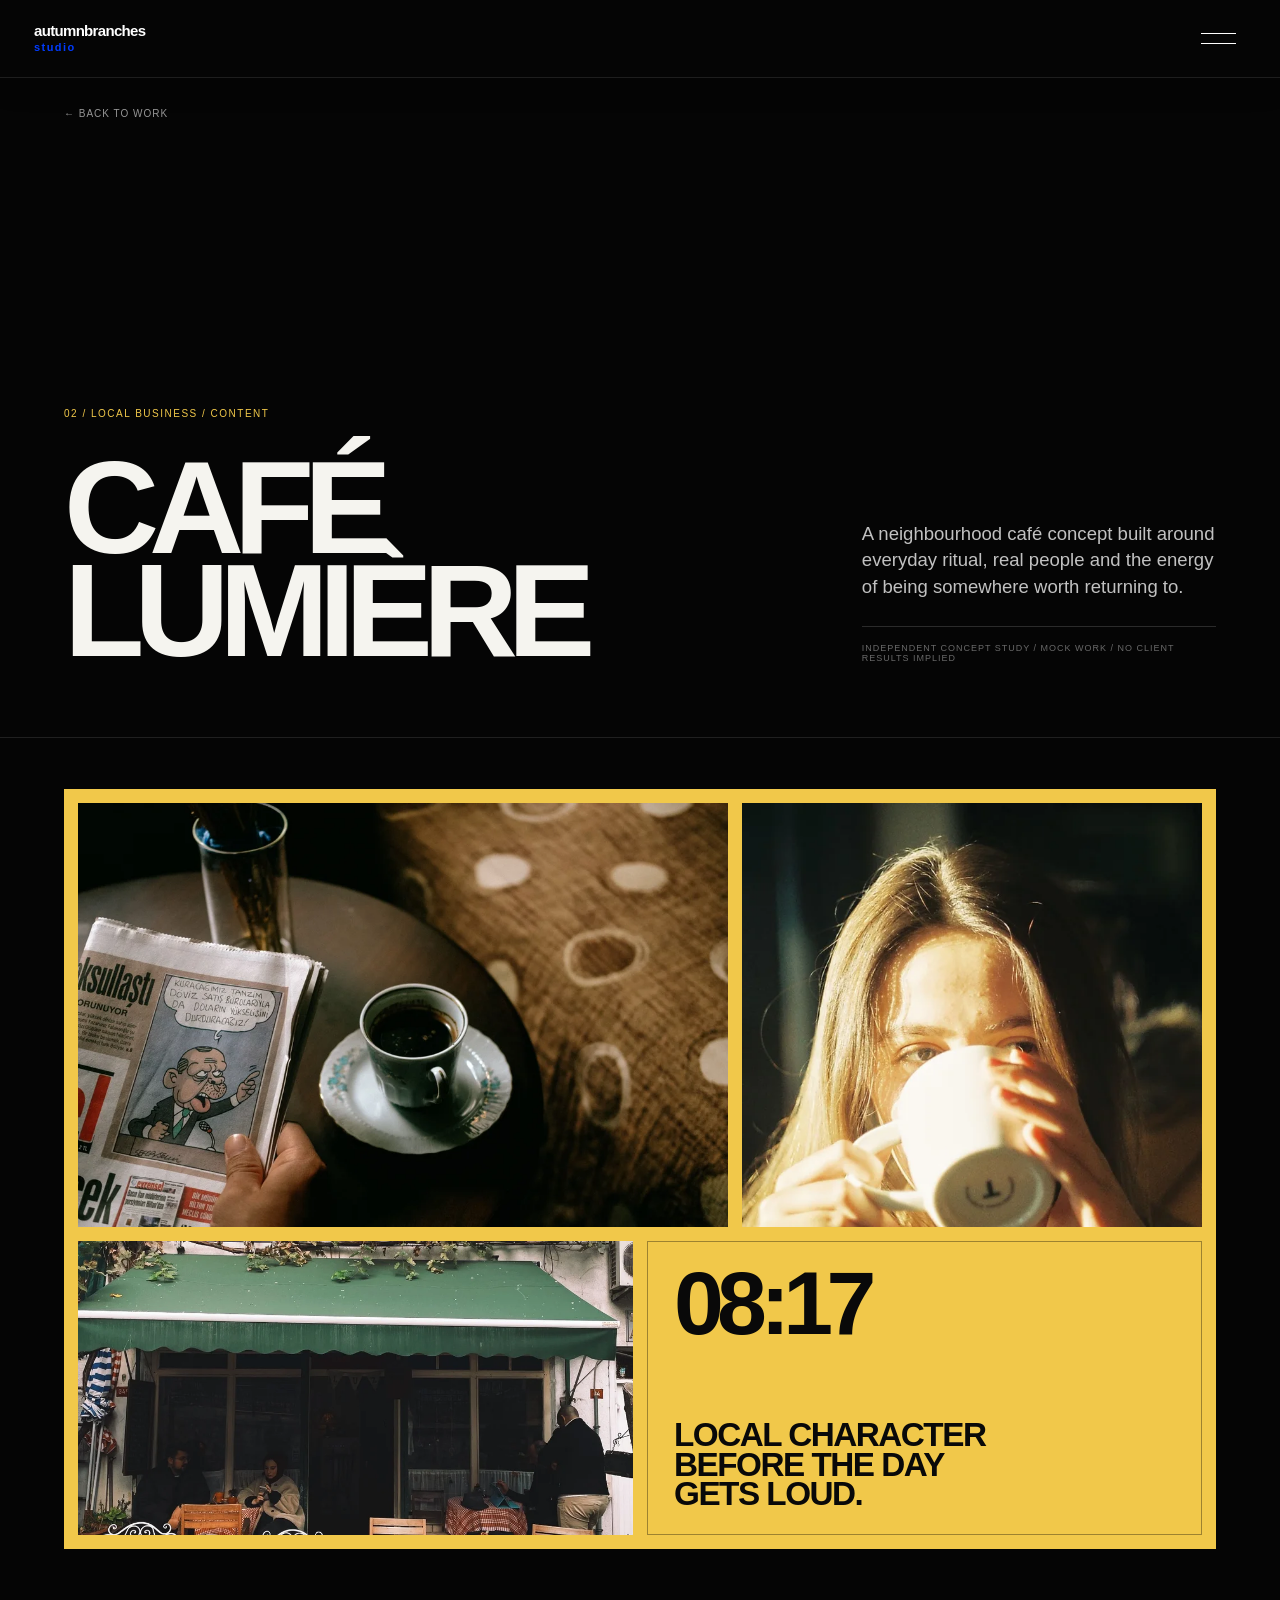
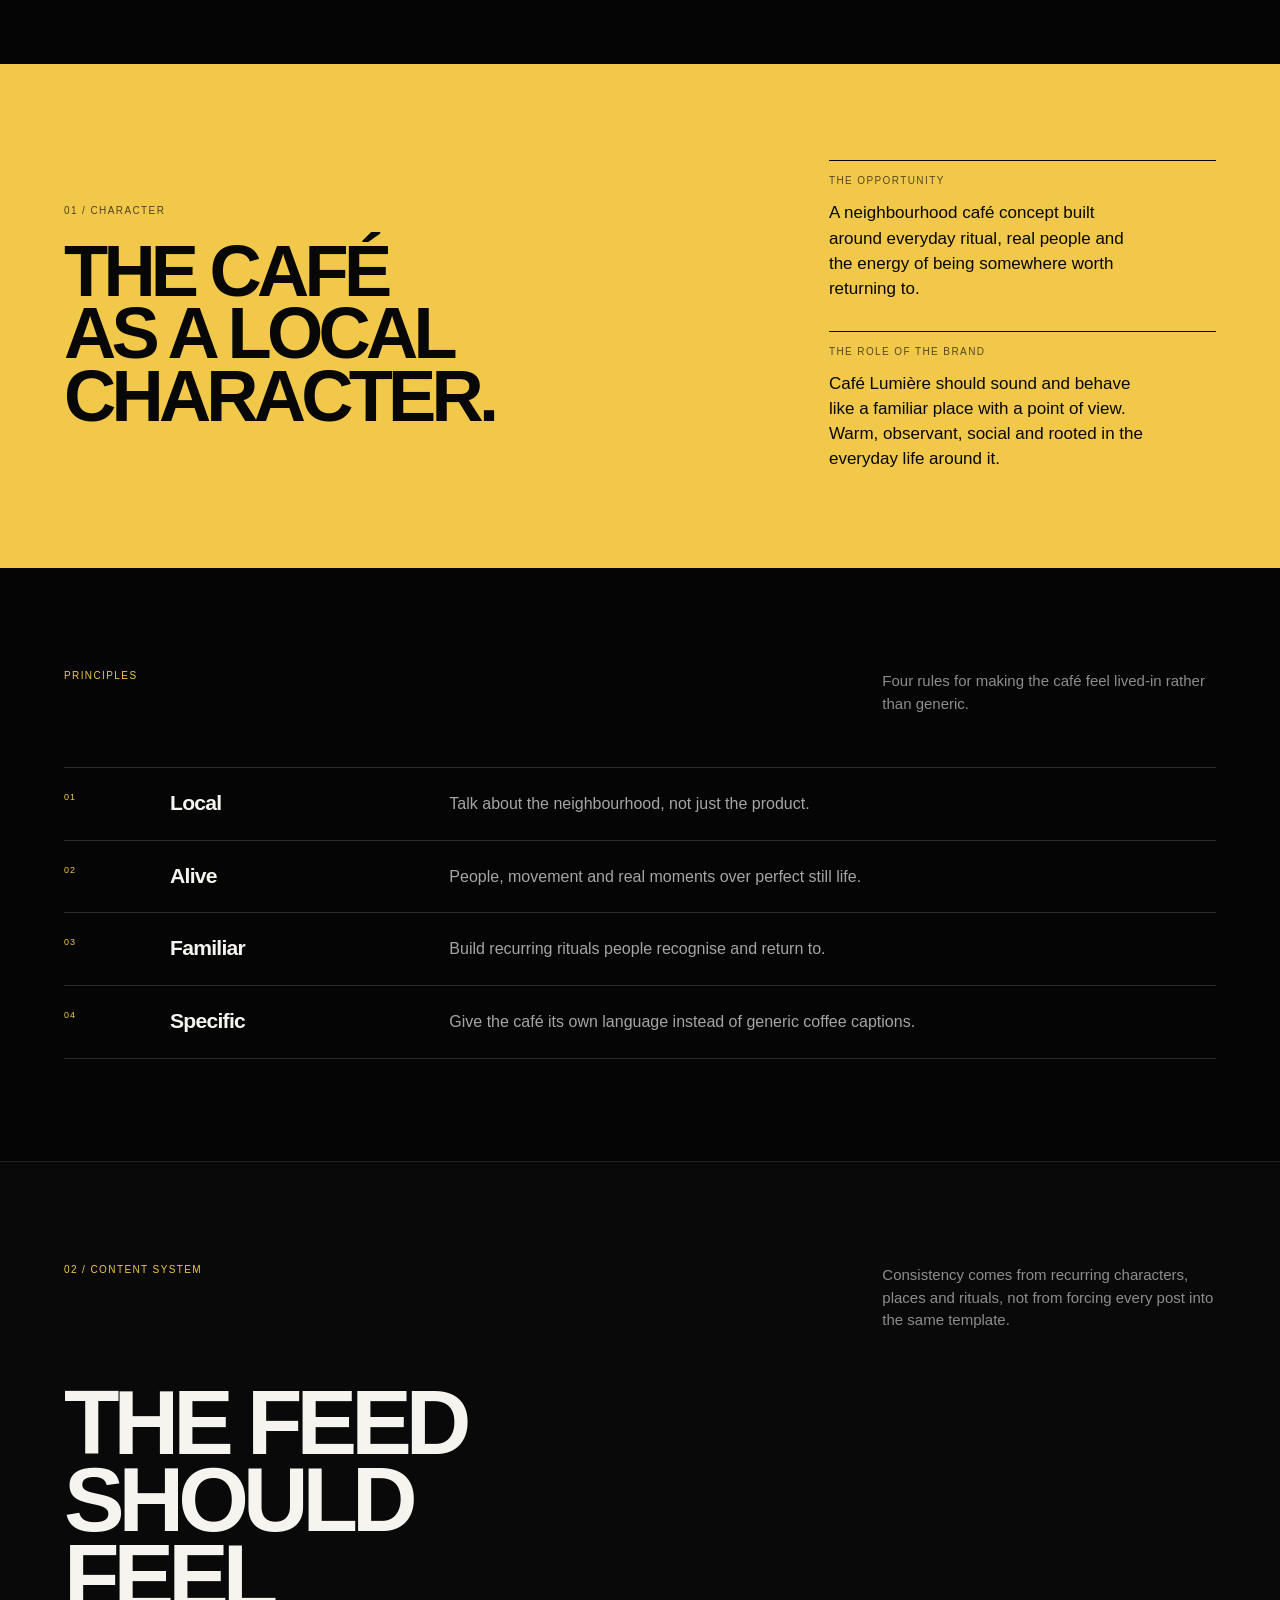
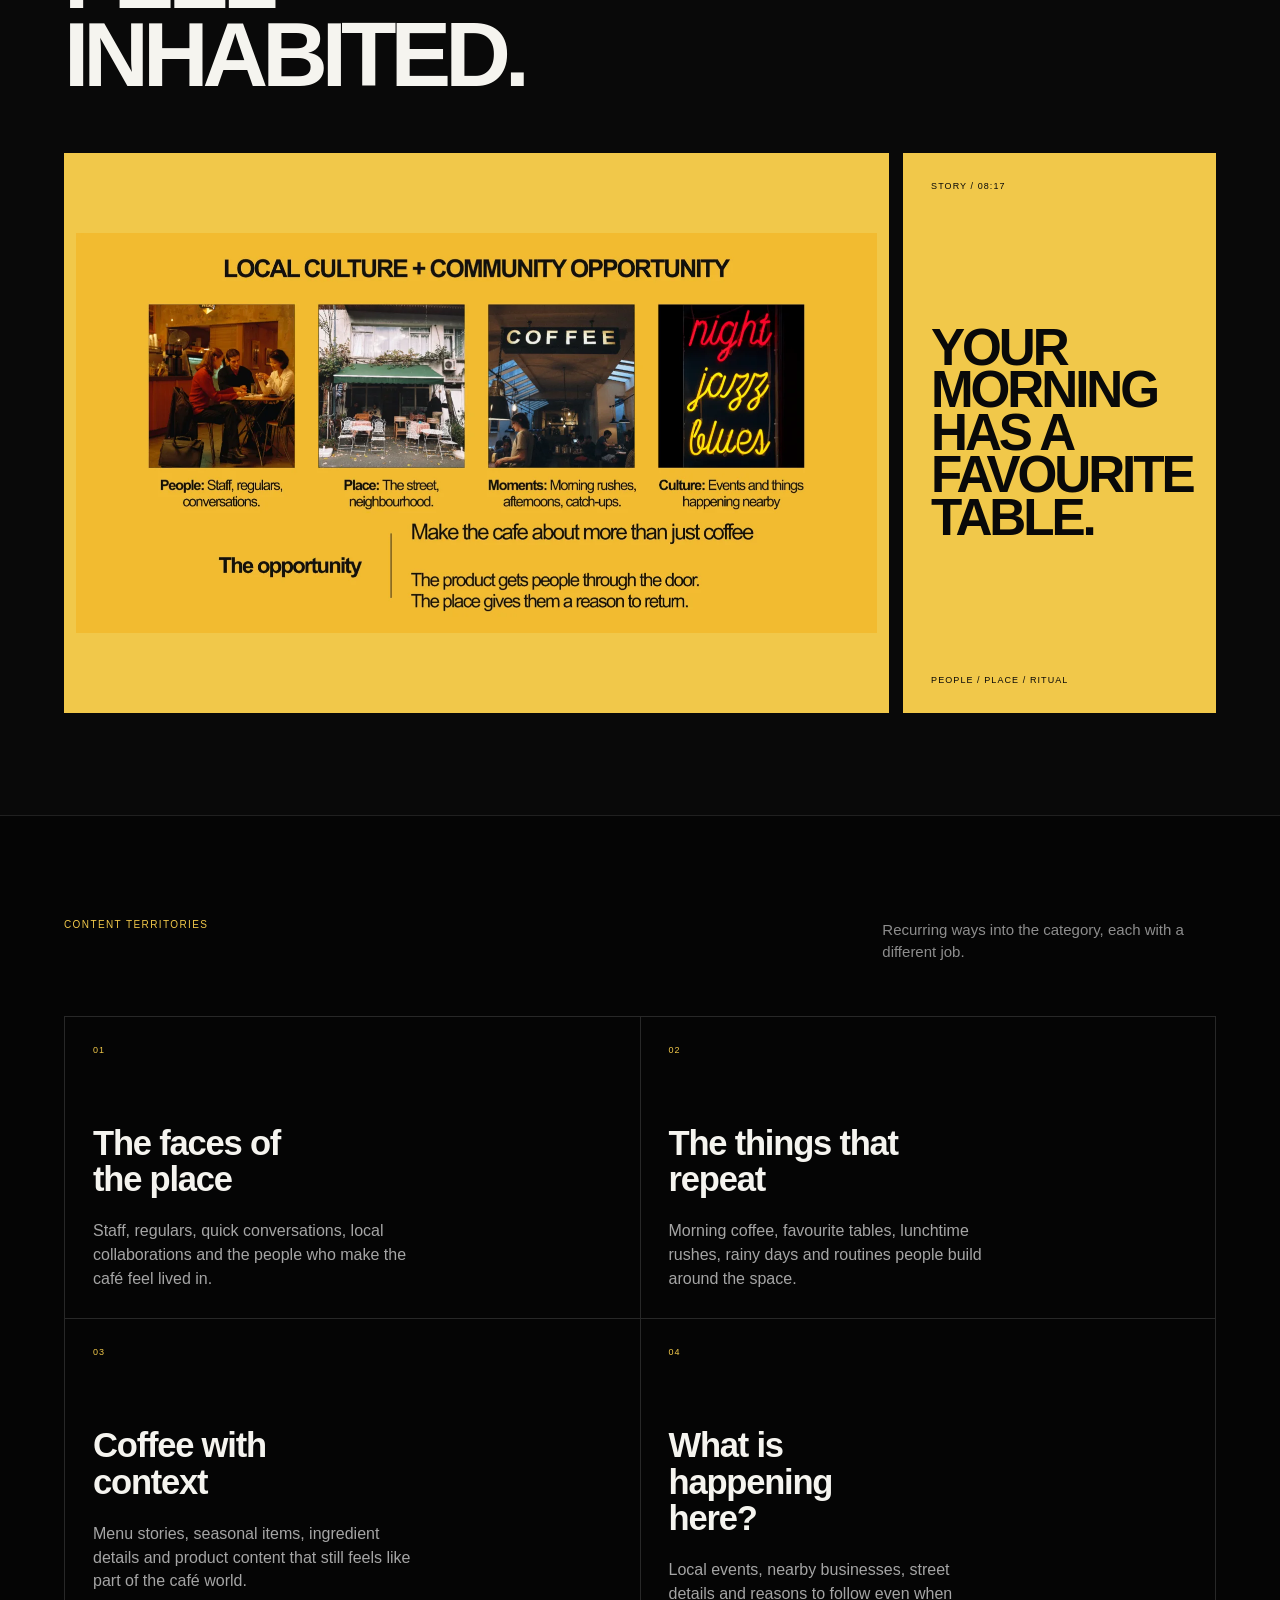
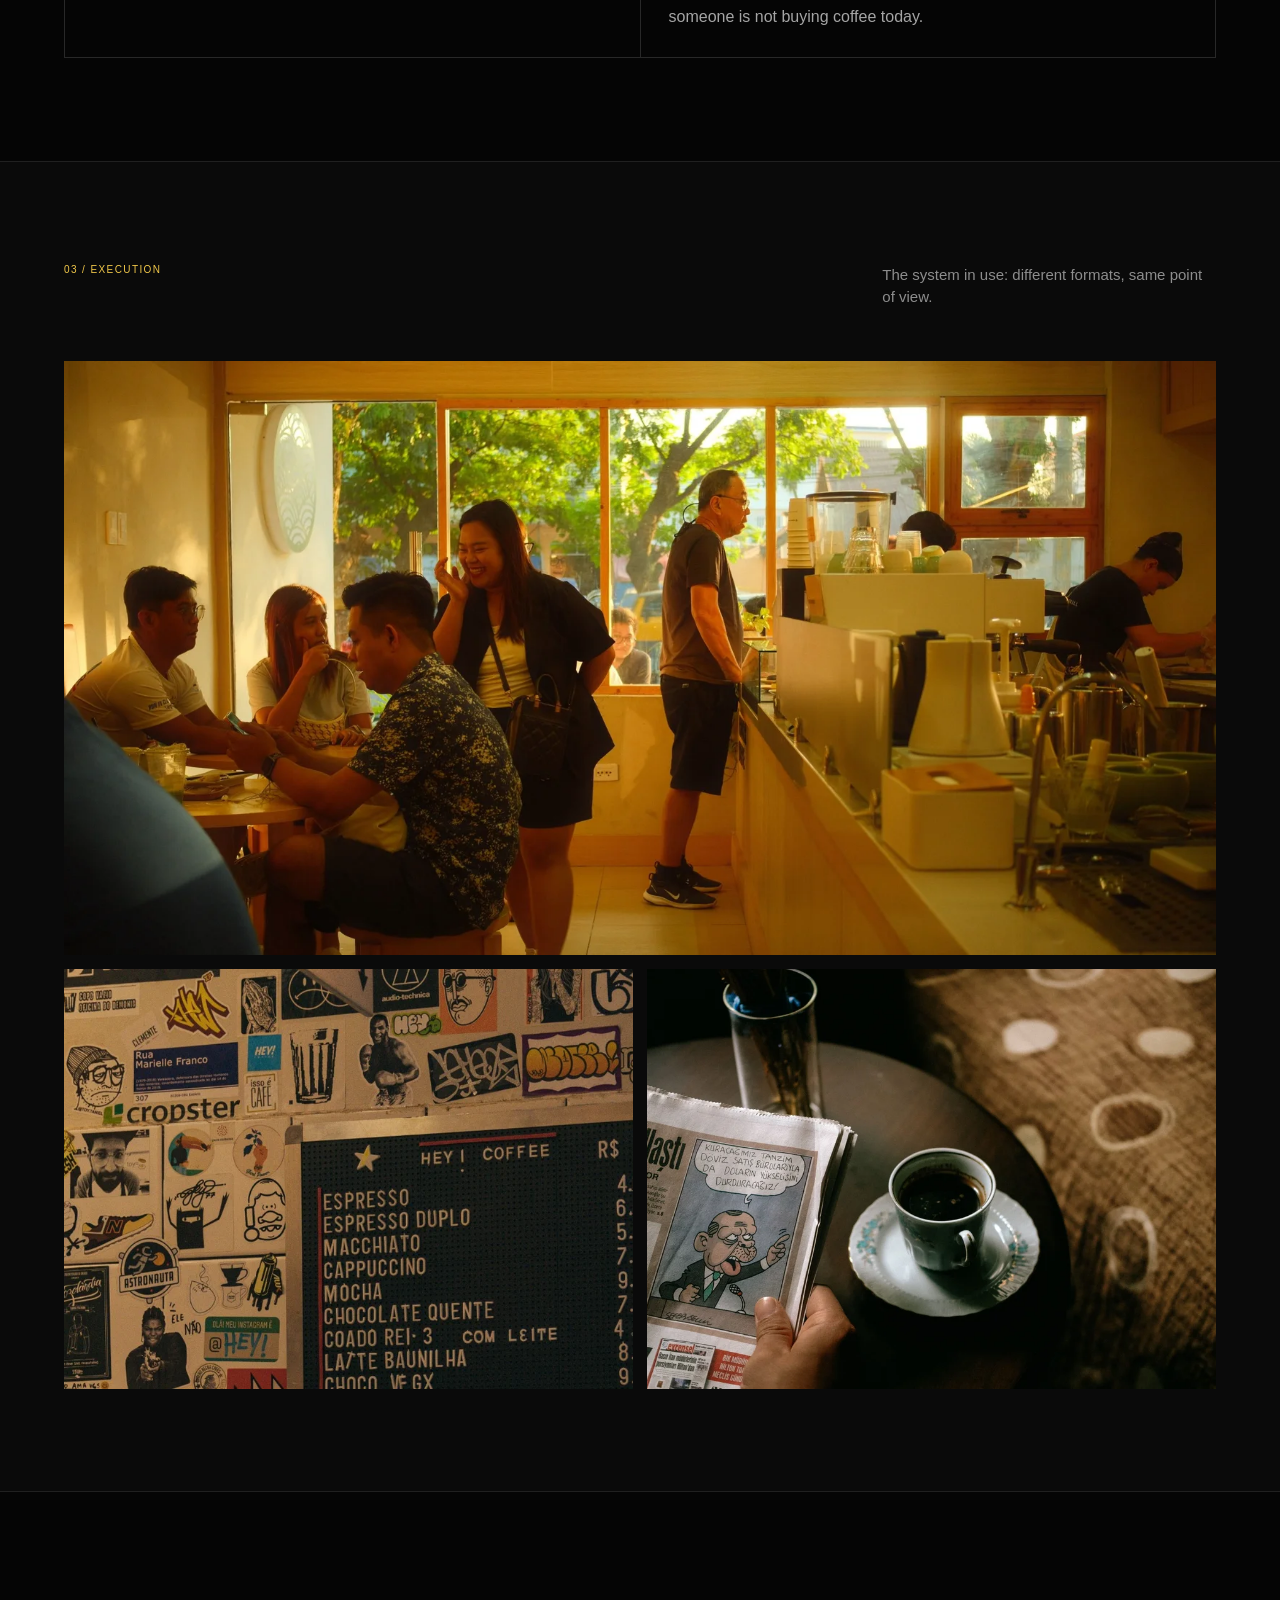
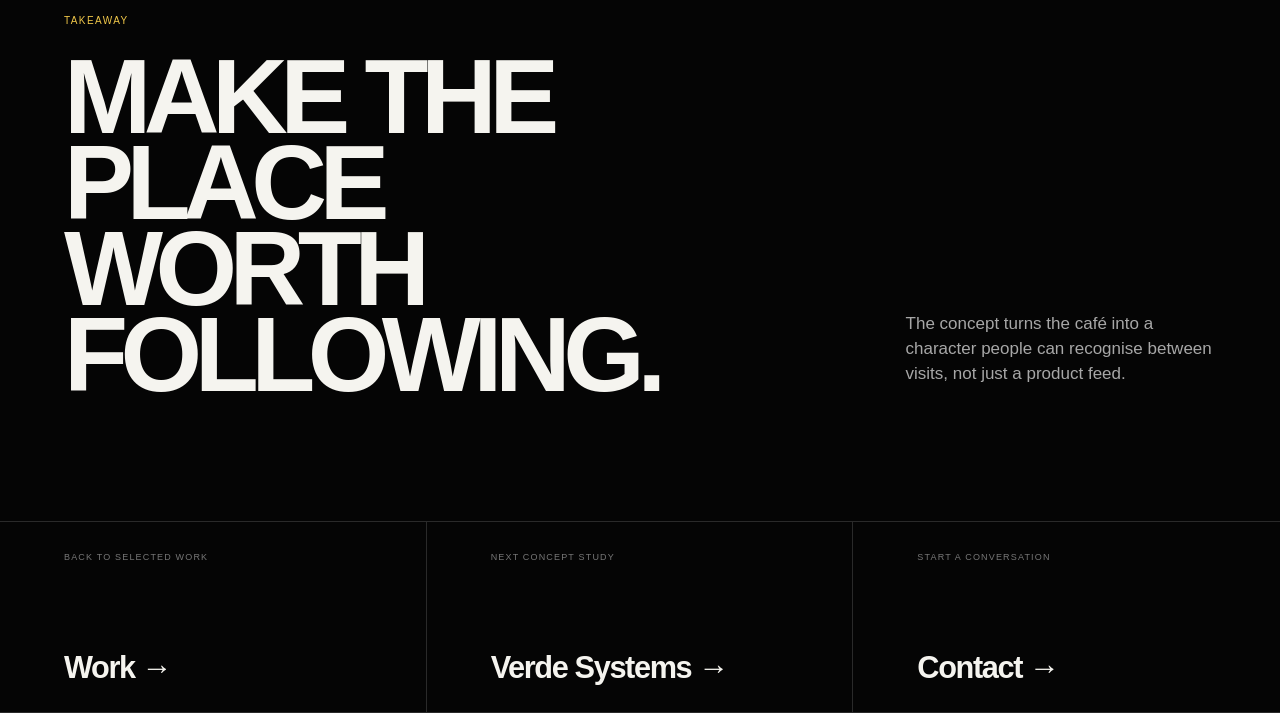
<file: work/cafe-lumiere/index.html>
<!DOCTYPE html>
<html lang="en"><head>
<meta charset="utf-8"/>
<meta name="viewport" content="width=device-width,initial-scale=1,viewport-fit=cover"/>
<title>Café Lumière Brand & Content Concept | autumnbranches</title>
<meta name="description" content="A neighbourhood café brand and content concept built around everyday ritual, local culture, real people and the feeling of a place worth returning to."/>
<meta name="author" content="autumnbranches studio"/>
<meta name="robots" content="index,follow,max-image-preview:large,max-snippet:-1,max-video-preview:-1"/>
<meta name="theme-color" content="#050505"/>
<meta name="color-scheme" content="dark"/>
<link rel="canonical" href="https://autumnbranchesstudio.com/work/cafe-lumiere/"/>
<link rel="icon" href="../../assets/favicon.svg" type="image/svg+xml"/>
<link rel="apple-touch-icon" href="../../assets/apple-touch-icon.png"/>
<link rel="manifest" href="/site.webmanifest"/>
<link rel="me" href="https://www.instagram.com/autumnbranchesstudio/"/>
<link rel="me" href="https://autumnbranchesstudio.substack.com/"/>
<link rel="stylesheet" href="../../assets/css/site.css"/>
<meta property="og:type" content="website"/>
<meta property="og:site_name" content="autumnbranches studio"/>
<meta property="og:locale" content="en_US"/>
<meta property="og:title" content="Café Lumière Brand & Content Concept | autumnbranches"/>
<meta property="og:description" content="A neighbourhood café brand and content concept built around everyday ritual, local culture, real people and the feeling of a place worth returning to."/>
<meta property="og:url" content="https://autumnbranchesstudio.com/work/cafe-lumiere/"/>
<meta property="og:image" content="https://autumnbranchesstudio.com/assets/social/cafe-lumiere-social-v233.png"/>
<meta property="og:image:secure_url" content="https://autumnbranchesstudio.com/assets/social/cafe-lumiere-social-v233.png"/>
<meta property="og:image:width" content="1200"/>
<meta property="og:image:height" content="630"/>
<meta property="og:image:type" content="image/png"/>
<meta property="og:image:alt" content="Café Lumière brand and content concept study by autumnbranches studio"/>
<meta name="twitter:card" content="summary_large_image"/>
<meta name="twitter:title" content="Café Lumière Brand & Content Concept | autumnbranches"/>
<meta name="twitter:description" content="A neighbourhood café brand and content concept built around everyday ritual, local culture, real people and the feeling of a place worth returning to."/>
<meta name="twitter:url" content="https://autumnbranchesstudio.com/work/cafe-lumiere/"/>
<meta name="twitter:image" content="https://autumnbranchesstudio.com/assets/social/cafe-lumiere-social-v233.png"/>
<meta name="twitter:image:alt" content="Café Lumière brand and content concept study by autumnbranches studio"/>
<meta name="application-name" content="autumnbranches studio"/>
<meta name="apple-mobile-web-app-title" content="autumnbranches studio"/>
<script type="application/ld+json">{"@context":"https://schema.org","@graph":[{"@type":"Organization","@id":"https://autumnbranchesstudio.com/#organization","name":"autumnbranches studio","url":"https://autumnbranchesstudio.com/","logo":{"@type":"ImageObject","url":"https://autumnbranchesstudio.com/assets/apple-touch-icon.png","width":180,"height":180},"email":"mailto:reachautumnbranches@gmail.com","sameAs":["https://www.instagram.com/autumnbranchesstudio/","https://autumnbranchesstudio.substack.com/"],"knowsAbout":["Personal branding","Content strategy","Content creation","Social media strategy","Creative direction","Website development","Brand positioning","Thought leadership"]},{"@type":"WebSite","@id":"https://autumnbranchesstudio.com/#website","url":"https://autumnbranchesstudio.com/","name":"autumnbranches studio","publisher":{"@id":"https://autumnbranchesstudio.com/#organization"},"inLanguage":"en"},{"@type":"ImageObject","@id":"https://autumnbranchesstudio.com/work/cafe-lumiere/#primaryimage","url":"https://autumnbranchesstudio.com/assets/social/cafe-lumiere-social-v233.png","contentUrl":"https://autumnbranchesstudio.com/assets/social/cafe-lumiere-social-v233.png","width":1200,"height":630},{"@type":"WebPage","@id":"https://autumnbranchesstudio.com/work/cafe-lumiere/#webpage","url":"https://autumnbranchesstudio.com/work/cafe-lumiere/","name":"Café Lumière Brand & Content Concept | autumnbranches","description":"A neighbourhood café brand and content concept built around everyday ritual, local culture, real people and the feeling of a place worth returning to.","isPartOf":{"@id":"https://autumnbranchesstudio.com/#website"},"primaryImageOfPage":{"@id":"https://autumnbranchesstudio.com/work/cafe-lumiere/#primaryimage"},"inLanguage":"en","mainEntity":{"@id":"https://autumnbranchesstudio.com/work/cafe-lumiere/#creativework"}},{"@type":"CreativeWork","@id":"https://autumnbranchesstudio.com/work/cafe-lumiere/#creativework","name":"Café Lumière","headline":"Café Lumière","description":"A neighbourhood café brand and content concept built around everyday ritual, local culture, real people and the feeling of a place worth returning to.","url":"https://autumnbranchesstudio.com/work/cafe-lumiere/","image":{"@id":"https://autumnbranchesstudio.com/work/cafe-lumiere/#primaryimage"},"creator":{"@id":"https://autumnbranchesstudio.com/#organization"},"genre":"Neighbourhood café brand and content concept","keywords":["Local business","Brand strategy","Content strategy","Social media"],"isPartOf":{"@id":"https://autumnbranchesstudio.com/work/#webpage"},"inLanguage":"en"},{"@type":"BreadcrumbList","itemListElement":[{"@type":"ListItem","position":1,"name":"Home","item":"https://autumnbranchesstudio.com/"},{"@type":"ListItem","position":2,"name":"Work","item":"https://autumnbranchesstudio.com/work/"},{"@type":"ListItem","position":3,"name":"Café Lumière","item":"https://autumnbranchesstudio.com/work/cafe-lumiere/"}]}]}</script>
<script>window.AUTUMNBRANCHES_ANALYTICS={provider:"ga4",id:"G-Y8Q6GT62GQ"};</script>
<script defer src="/assets/js/analytics.js"></script>
</head>
<body class="project-page case-study case-cafe" data-page="work" style="--case-accent:#F1C84A;--case-soft:#F6E7A5;--case-ink:#0A0A0A"><header class="site-header"><a class="brand" href="../../index.html"><span>autumnbranches</span><span>studio</span></a><button aria-expanded="false" aria-label="Open navigation" class="menu-trigger"></button></header><div class="menu-plane"><div class="menu-inner"><nav aria-label="Primary navigation" class="menu-list"><a class="menu-link" data-desc="Overview / proposition" data-page="home" href="../../index.html?section=intro#intro" style="--i:0">Home</a><a class="menu-link" data-desc="Cinema / literature / architecture" data-page="studio" href="../../studio/index.html" style="--i:1">Studio</a><a class="menu-link" data-desc="Personal branding / content / social" data-page="expertise" href="../../index.html?section=expertise#expertise" style="--i:2">Expertise</a><a class="menu-link" data-desc="Selected concept studies" data-page="work" href="../../work/index.html" style="--i:3">Work</a><a class="menu-link" data-desc="Notes / observations / ideas" data-page="thinking" href="../../index.html?section=thinking#thinking" style="--i:4">Thinking</a><a class="menu-link" data-desc="Start a conversation" data-page="contact" href="../../index.html?section=contact#contact" style="--i:5">Contact</a></nav></div></div><main>
<section class="case-hero"><a class="context-back js-smart-back" data-fallback="../index.html?focus=cafe-lumiere" href="../index.html?focus=cafe-lumiere">← Back to work</a><div class="case-hero-kicker">02 / Local business / Content</div><div class="case-hero-grid"><h1>Café Lumière</h1><div class="case-hero-copy"><p>A neighbourhood café concept built around everyday ritual, real people and the energy of being somewhere worth returning to.</p><div class="case-hero-note">Independent concept study / mock work / no client results implied</div></div></div></section>
<div class="case-feature cafe-feature reveal"><figure class="cafe-a"><img alt="Coffee and newspaper on a café table" decoding="async" height="667" loading="lazy" src="../../assets/cafe/brand-world/cup-table.webp" width="1200"/></figure><figure class="cafe-b"><img alt="Person drinking coffee in warm light" decoding="async" height="597" loading="lazy" src="../../assets/cafe/brand-world/human-moment.webp" width="1300"/></figure><figure class="cafe-c"><img alt="Neighbourhood café exterior" decoding="async" height="525" loading="lazy" src="../../assets/cafe/brand-world/street-neighbourhood.webp" width="1300"/></figure><div class="cafe-feature-type"><strong>08:17</strong><span>LOCAL CHARACTER<br>BEFORE THE DAY<br>GETS LOUD.</span></div></div>
<section class="case-direction reveal">
<div class="case-direction-grid">
<div class="case-kicker">01 / Character</div>
<h2>THE CAFÉ AS A LOCAL CHARACTER.</h2>
<div class="case-direction-notes">
<div class="case-direction-note"><span>THE OPPORTUNITY</span><p>A neighbourhood café concept built around everyday ritual, real people and the energy of being somewhere worth returning to.</p></div>
<div class="case-direction-note"><span>THE ROLE OF THE BRAND</span><p>Café Lumière should sound and behave like a familiar place with a point of view. Warm, observant, social and rooted in the everyday life around it.</p></div>
</div>
</div>
</section>
<section class="case-principles reveal"><div class="case-section-head"><span>PRINCIPLES</span>
<p>Four rules for making the café feel lived-in rather than generic.</p></div><div class="case-principles-list"><article class="case-principle"><span>01</span><strong>Local</strong><p>Talk about the neighbourhood, not just the product.</p></article><article class="case-principle"><span>02</span><strong>Alive</strong><p>People, movement and real moments over perfect still life.</p></article><article class="case-principle"><span>03</span><strong>Familiar</strong><p>Build recurring rituals people recognise and return to.</p></article><article class="case-principle"><span>04</span><strong>Specific</strong><p>Give the café its own language instead of generic coffee captions.</p></article></div></section>
<section class="case-system-section reveal"><div class="case-section-head"><span>02 / CONTENT SYSTEM</span><p>Consistency comes from recurring characters, places and rituals, not from forcing every post into the same template.</p></div><h2>THE FEED SHOULD FEEL INHABITED.</h2><div class="cafe-system-visual"><div class="cafe-system-photo"><img alt="Café Lumière local culture and community opportunity board" decoding="async" height="800" loading="lazy" src="../../assets/cafe/strategy/local-culture-community.webp" width="1600"/></div><div class="cafe-story-card"><span>STORY / 08:17</span><strong>YOUR<br>MORNING<br>HAS A<br>FAVOURITE<br>TABLE.</strong><small>People / place / ritual</small></div></div></section>
<section class="case-territories reveal"><div class="case-section-head"><span>CONTENT TERRITORIES</span><p>Recurring ways into the category, each with a different job.</p></div><div class="case-territory-grid"><article class="case-principle"><span>01</span><strong>The faces of the place</strong><p>Staff, regulars, quick conversations, local collaborations and the people who make the café feel lived in.</p></article><article class="case-principle"><span>02</span><strong>The things that repeat</strong><p>Morning coffee, favourite tables, lunchtime rushes, rainy days and routines people build around the space.</p></article><article class="case-principle"><span>03</span><strong>Coffee with context</strong><p>Menu stories, seasonal items, ingredient details and product content that still feels like part of the café world.</p></article><article class="case-principle"><span>04</span><strong>What is happening here?</strong><p>Local events, nearby businesses, street details and reasons to follow even when someone is not buying coffee today.</p></article></div></section>
<section class="case-execution reveal"><div class="case-section-head"><span>03 / EXECUTION</span><p>The system in use: different formats, same point of view.</p></div><div class="case-execution-grid cafe-execution"><figure class="wide"><img alt="Documentary café scene" decoding="async" height="825" loading="lazy" src="../../assets/cafe/brand-world/documentary-cafe.webp" width="1600"/></figure><figure><img alt="Café menu detail" decoding="async" height="576" loading="lazy" src="../../assets/cafe/brand-world/menu-detail.webp" width="1200"/></figure><figure><img alt="Coffee table detail" decoding="async" height="667" loading="lazy" src="../../assets/cafe/brand-world/cup-table.webp" width="1200"/></figure></div></section>
<section class="case-takeaway reveal"><div class="case-kicker">TAKEAWAY</div><div class="case-takeaway-grid"><h2>MAKE THE PLACE WORTH FOLLOWING.</h2><p>The concept turns the café into a character people can recognise between visits, not just a product feed.</p></div></section>
<footer class="case-footer-nav"><a href="../index.html?focus=cafe-lumiere"><span>Back to selected work</span><strong>Work →</strong></a><a href="../verde-systems/index.html?return=../index.html?focus=cafe-lumiere"><span>Next concept study</span><strong>Verde Systems →</strong></a><a href="../../index.html?section=contact#contact"><span>Start a conversation</span><strong>Contact →</strong></a></footer>
</main><script src="../../assets/js/site.js"></script></body></html>
</file>
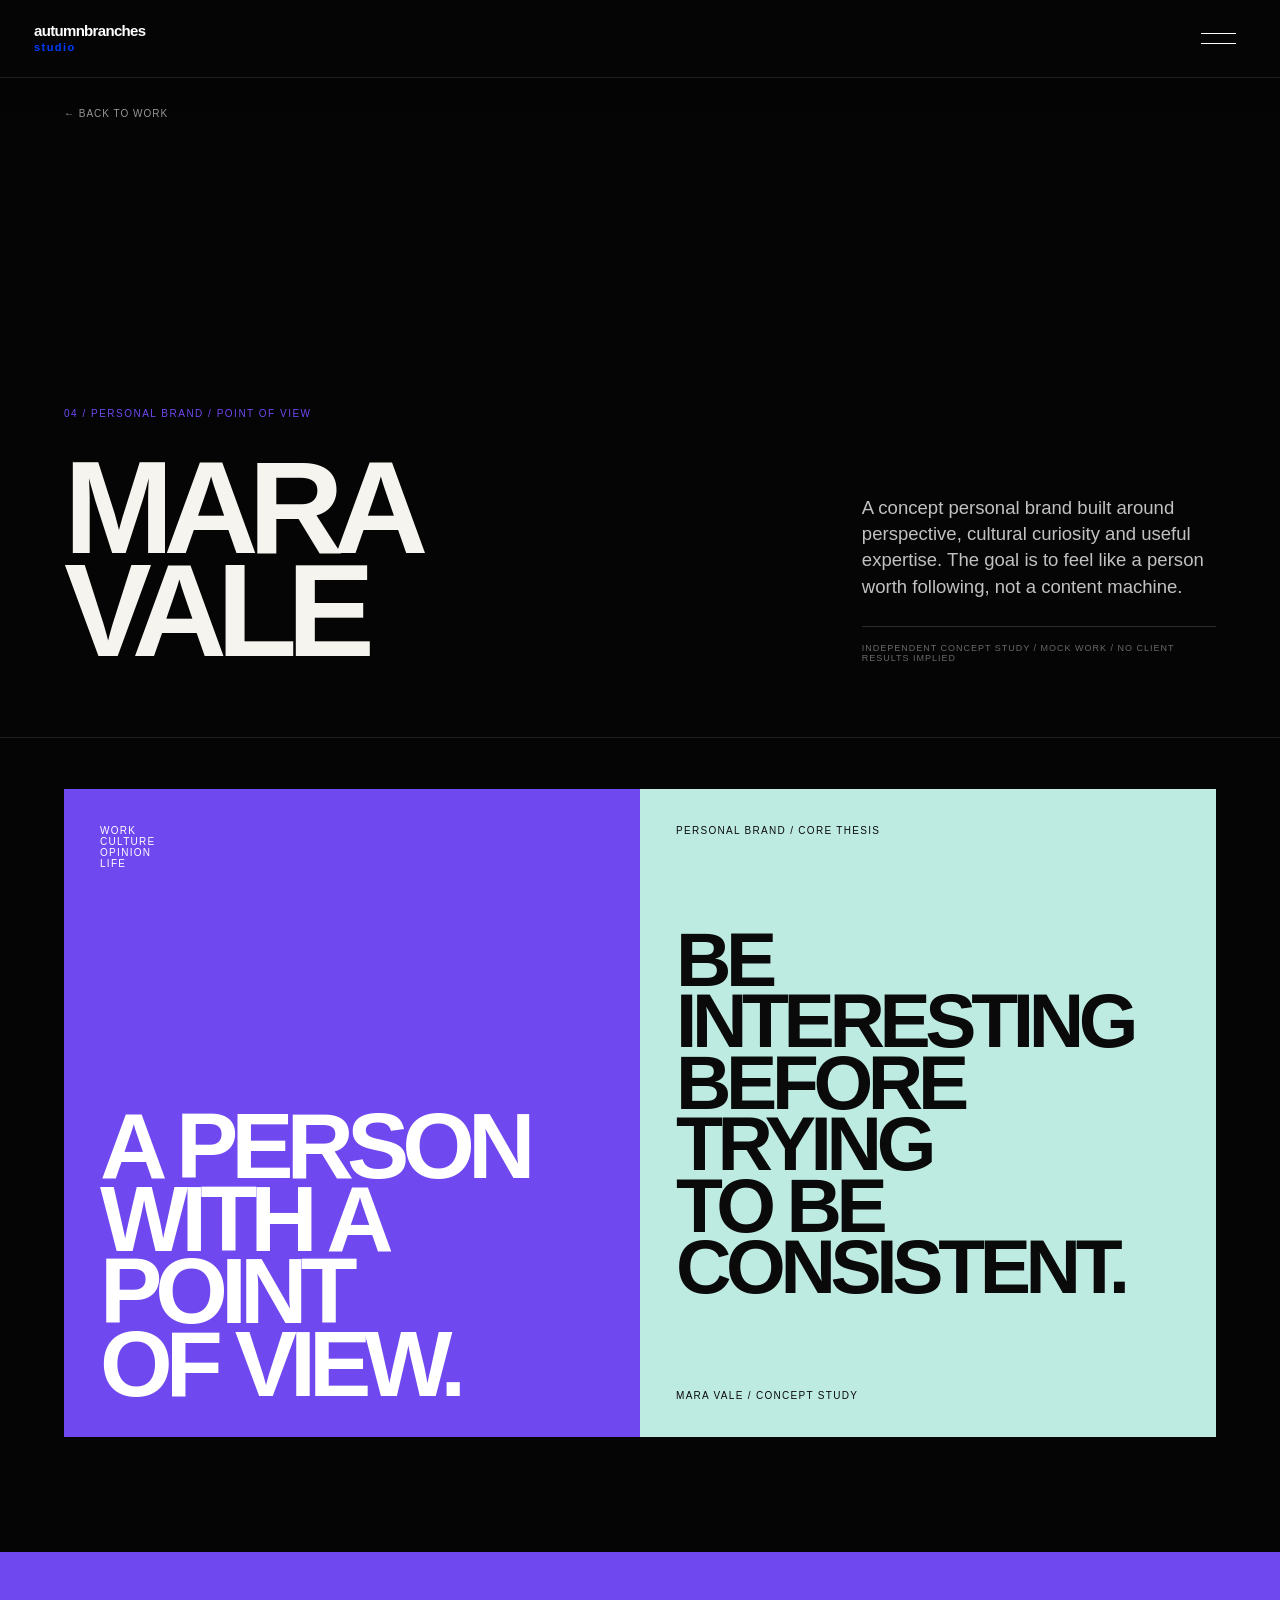
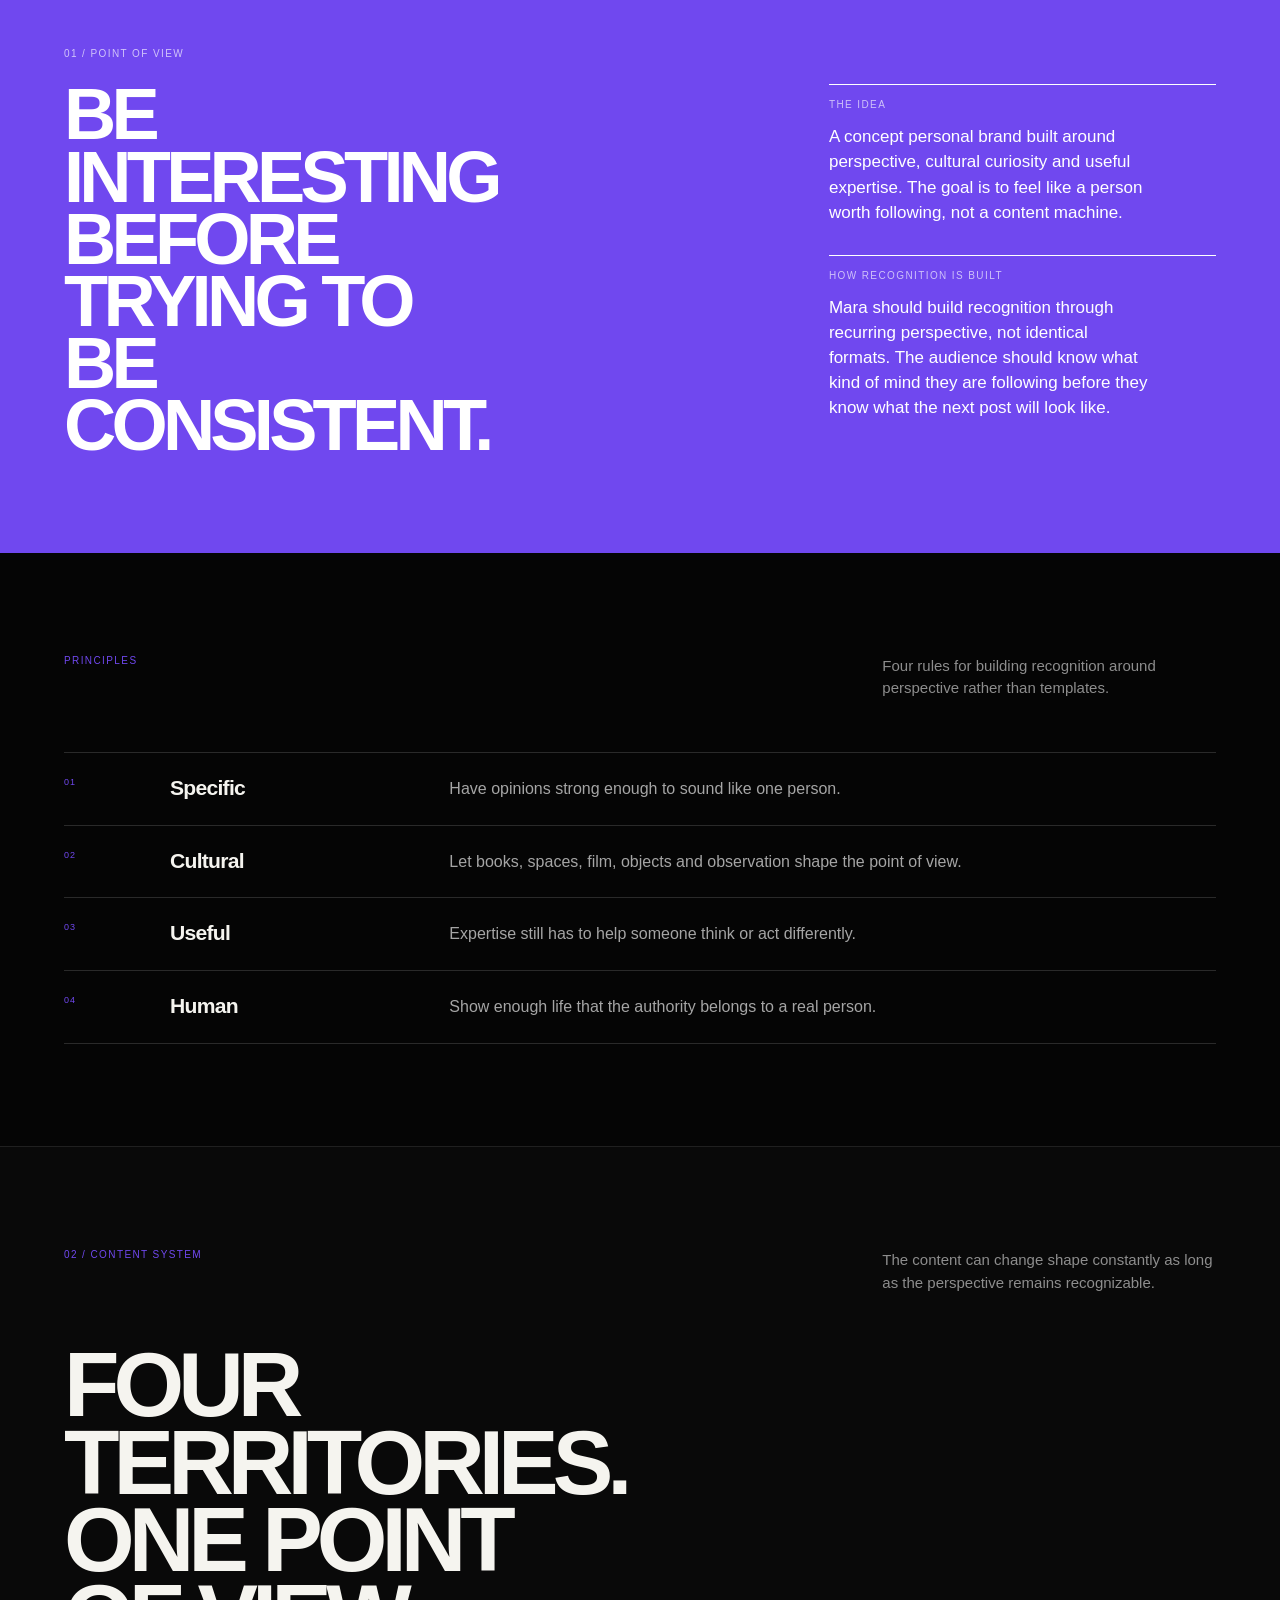
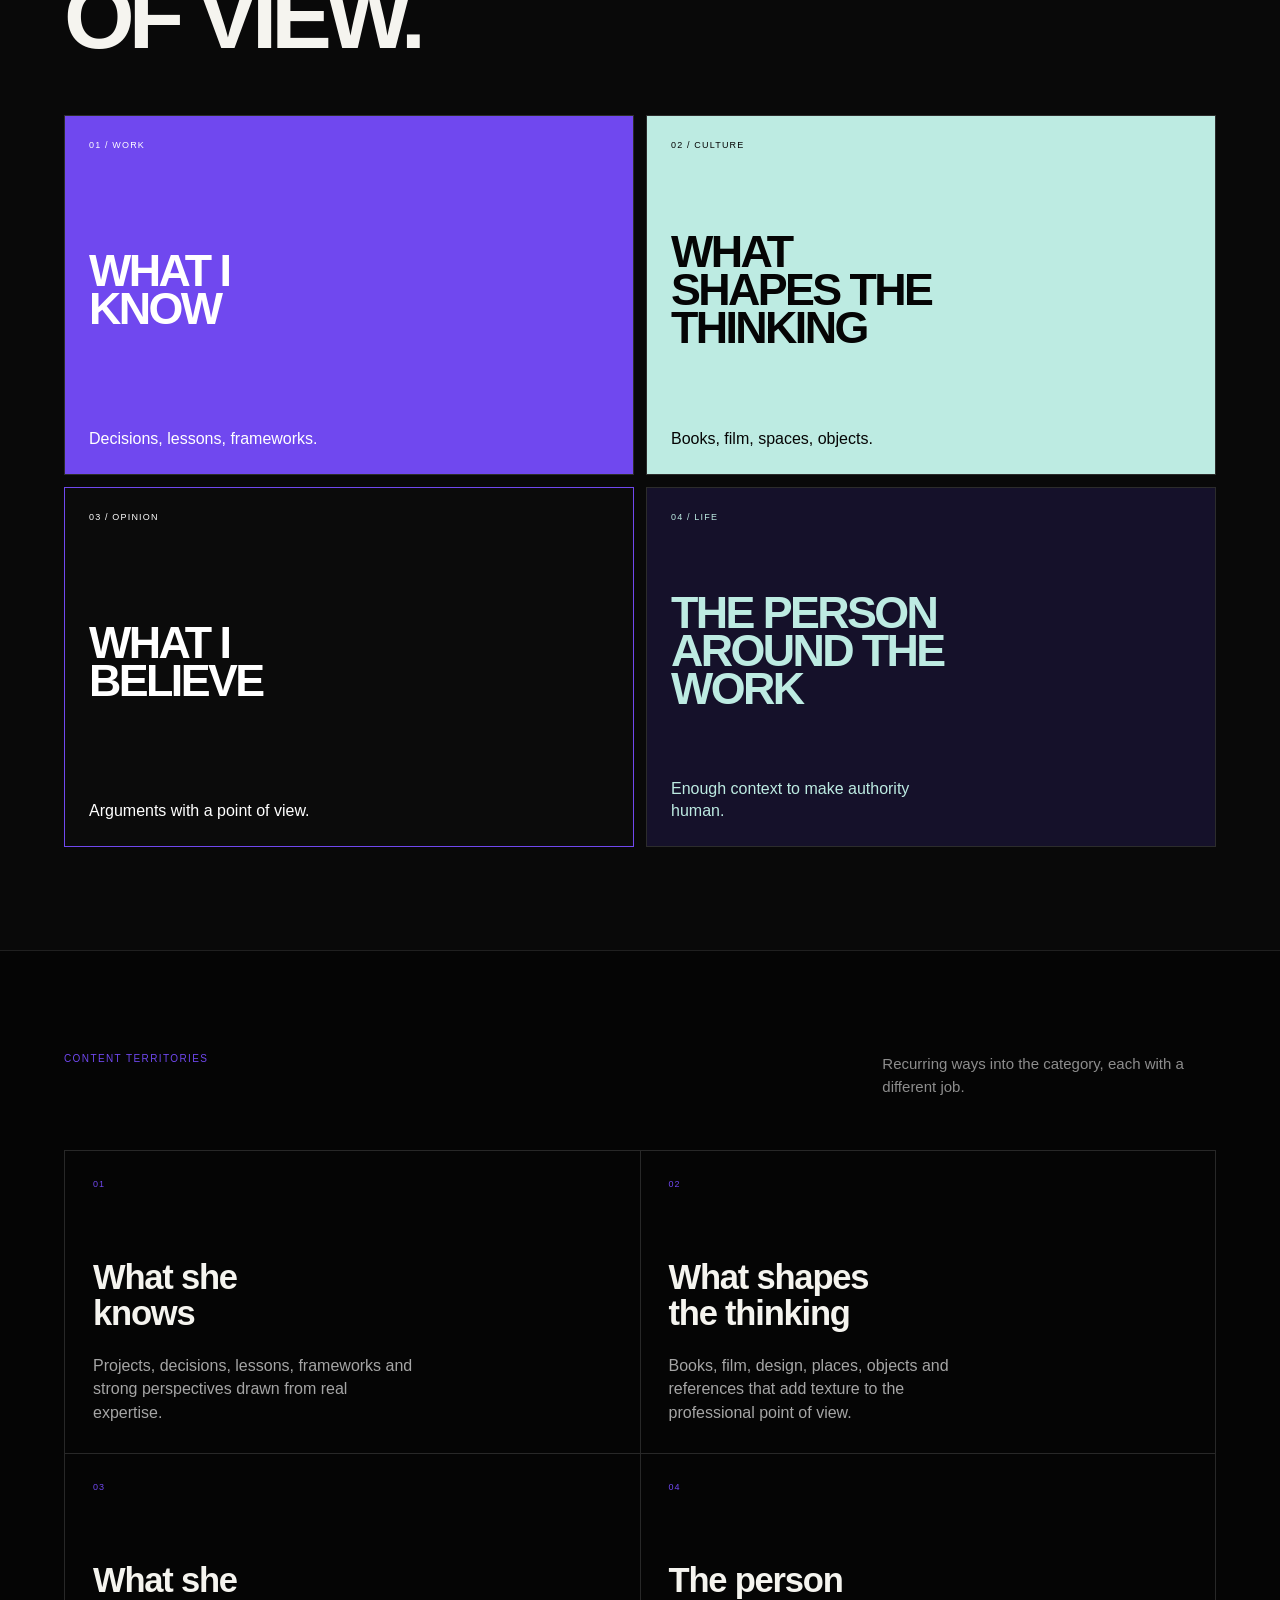
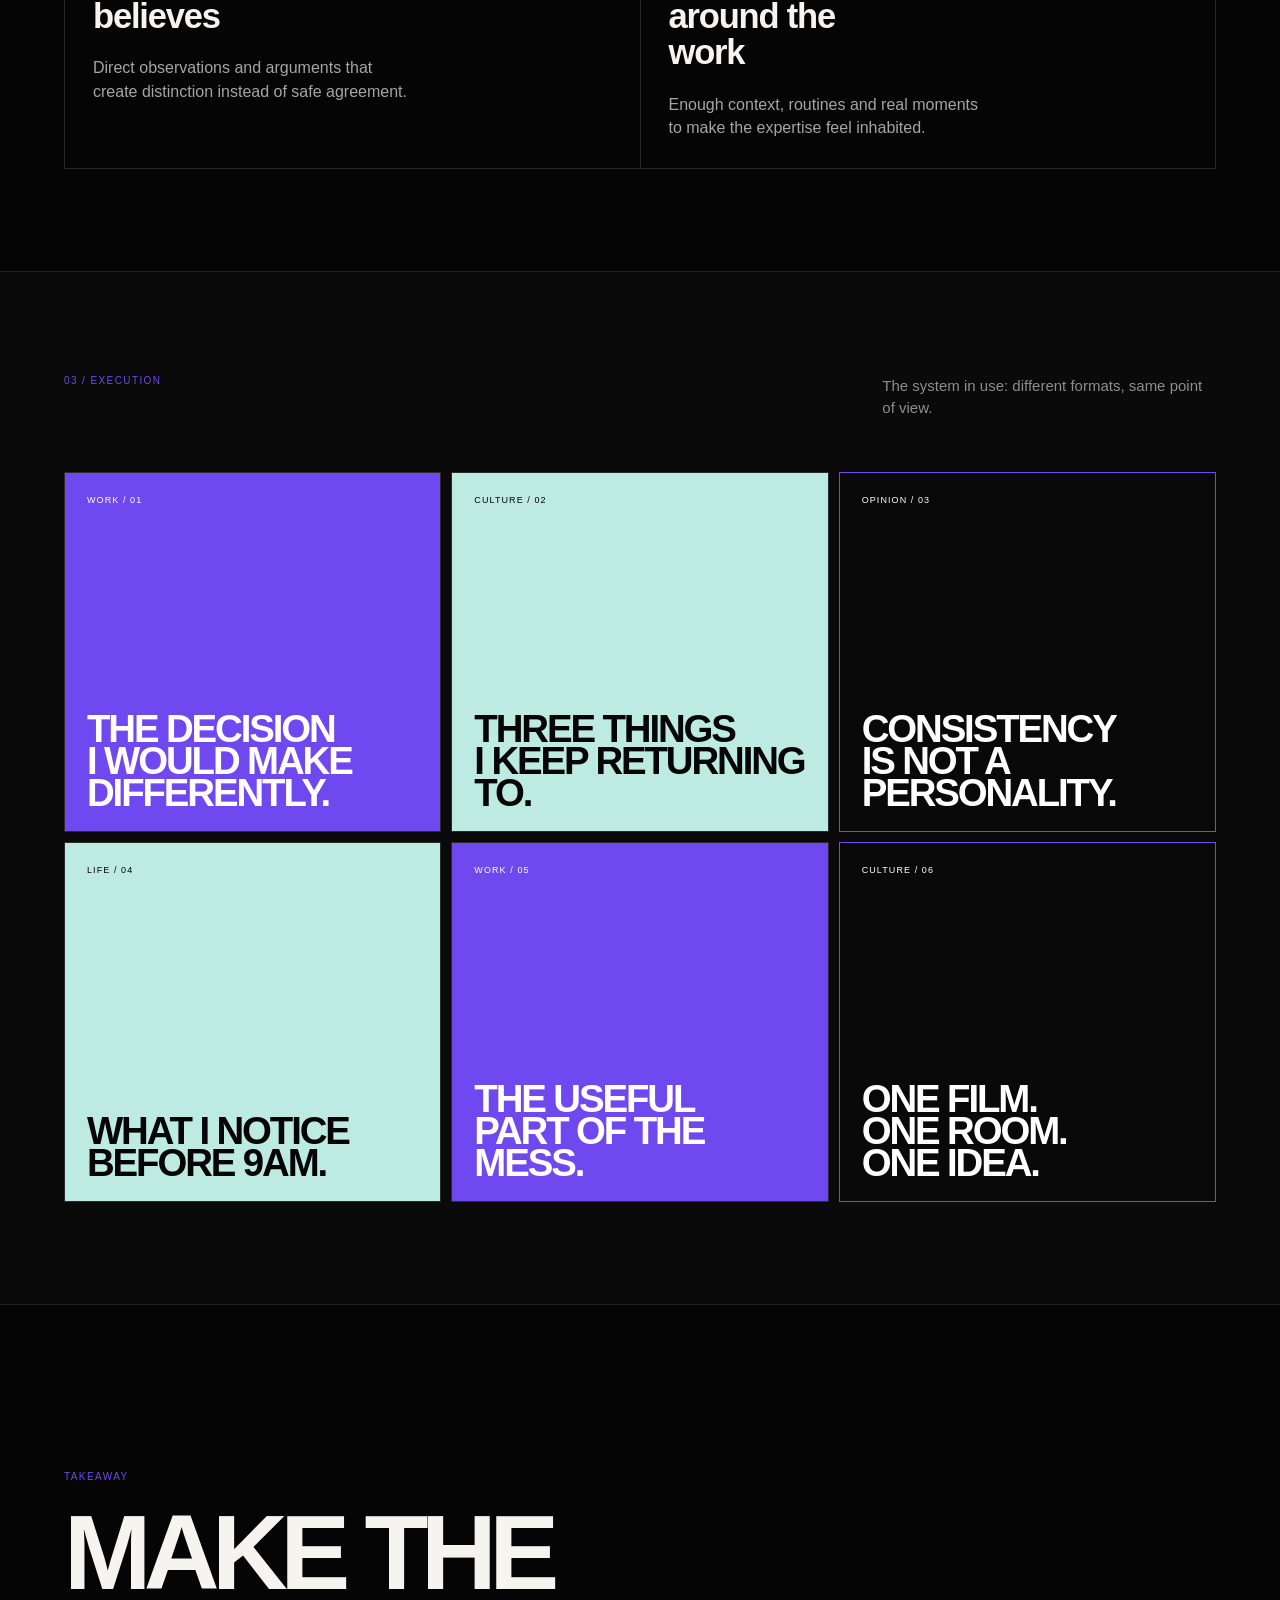
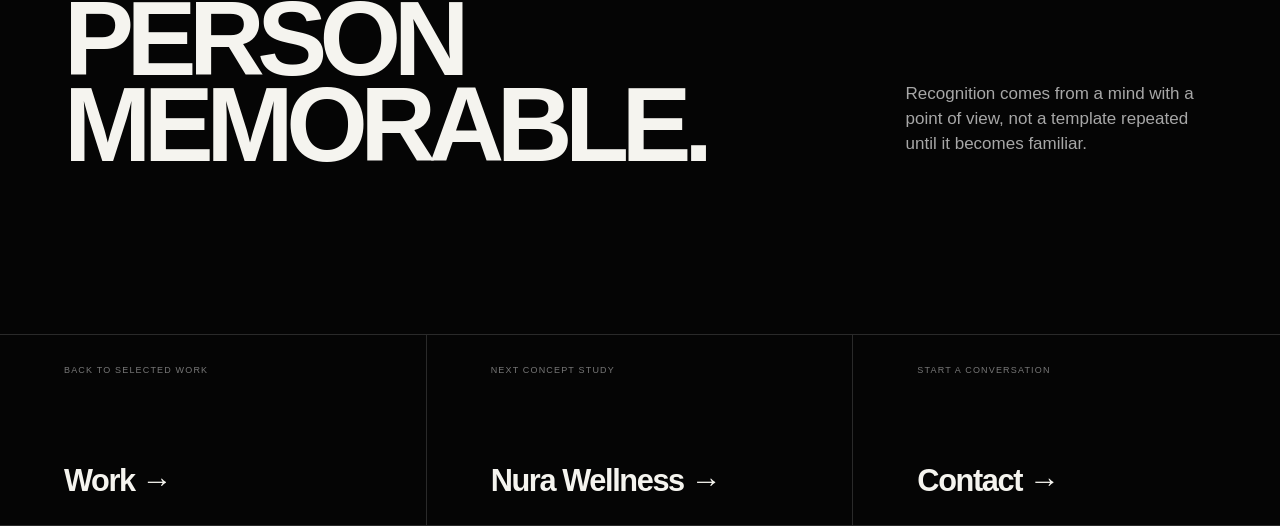
<file: work/mara-vale/index.html>
<!DOCTYPE html>
<html lang="en"><head>
<meta charset="utf-8"/>
<meta name="viewport" content="width=device-width,initial-scale=1,viewport-fit=cover"/>
<title>Mara Vale Personal Brand Concept | autumnbranches</title>
<meta name="description" content="A personal branding and content strategy concept built around point of view, cultural curiosity and useful expertise, designed to feel human before polished."/>
<meta name="author" content="autumnbranches studio"/>
<meta name="robots" content="index,follow,max-image-preview:large,max-snippet:-1,max-video-preview:-1"/>
<meta name="theme-color" content="#050505"/>
<meta name="color-scheme" content="dark"/>
<link rel="canonical" href="https://autumnbranchesstudio.com/work/mara-vale/"/>
<link rel="icon" href="../../assets/favicon.svg" type="image/svg+xml"/>
<link rel="apple-touch-icon" href="../../assets/apple-touch-icon.png"/>
<link rel="manifest" href="/site.webmanifest"/>
<link rel="me" href="https://www.instagram.com/autumnbranchesstudio/"/>
<link rel="me" href="https://autumnbranchesstudio.substack.com/"/>
<link rel="stylesheet" href="../../assets/css/site.css"/>
<meta property="og:type" content="website"/>
<meta property="og:site_name" content="autumnbranches studio"/>
<meta property="og:locale" content="en_US"/>
<meta property="og:title" content="Mara Vale Personal Brand Concept | autumnbranches"/>
<meta property="og:description" content="A personal branding and content strategy concept built around point of view, cultural curiosity and useful expertise, designed to feel human before polished."/>
<meta property="og:url" content="https://autumnbranchesstudio.com/work/mara-vale/"/>
<meta property="og:image" content="https://autumnbranchesstudio.com/assets/social/mara-vale-social-v233.png"/>
<meta property="og:image:secure_url" content="https://autumnbranchesstudio.com/assets/social/mara-vale-social-v233.png"/>
<meta property="og:image:width" content="1200"/>
<meta property="og:image:height" content="630"/>
<meta property="og:image:type" content="image/png"/>
<meta property="og:image:alt" content="Mara Vale personal brand concept study by autumnbranches studio"/>
<meta name="twitter:card" content="summary_large_image"/>
<meta name="twitter:title" content="Mara Vale Personal Brand Concept | autumnbranches"/>
<meta name="twitter:description" content="A personal branding and content strategy concept built around point of view, cultural curiosity and useful expertise, designed to feel human before polished."/>
<meta name="twitter:url" content="https://autumnbranchesstudio.com/work/mara-vale/"/>
<meta name="twitter:image" content="https://autumnbranchesstudio.com/assets/social/mara-vale-social-v233.png"/>
<meta name="twitter:image:alt" content="Mara Vale personal brand concept study by autumnbranches studio"/>
<meta name="application-name" content="autumnbranches studio"/>
<meta name="apple-mobile-web-app-title" content="autumnbranches studio"/>
<script type="application/ld+json">{"@context":"https://schema.org","@graph":[{"@type":"Organization","@id":"https://autumnbranchesstudio.com/#organization","name":"autumnbranches studio","url":"https://autumnbranchesstudio.com/","logo":{"@type":"ImageObject","url":"https://autumnbranchesstudio.com/assets/apple-touch-icon.png","width":180,"height":180},"email":"mailto:reachautumnbranches@gmail.com","sameAs":["https://www.instagram.com/autumnbranchesstudio/","https://autumnbranchesstudio.substack.com/"],"knowsAbout":["Personal branding","Content strategy","Content creation","Social media strategy","Creative direction","Website development","Brand positioning","Thought leadership"]},{"@type":"WebSite","@id":"https://autumnbranchesstudio.com/#website","url":"https://autumnbranchesstudio.com/","name":"autumnbranches studio","publisher":{"@id":"https://autumnbranchesstudio.com/#organization"},"inLanguage":"en"},{"@type":"ImageObject","@id":"https://autumnbranchesstudio.com/work/mara-vale/#primaryimage","url":"https://autumnbranchesstudio.com/assets/social/mara-vale-social-v233.png","contentUrl":"https://autumnbranchesstudio.com/assets/social/mara-vale-social-v233.png","width":1200,"height":630},{"@type":"WebPage","@id":"https://autumnbranchesstudio.com/work/mara-vale/#webpage","url":"https://autumnbranchesstudio.com/work/mara-vale/","name":"Mara Vale Personal Brand Concept | autumnbranches","description":"A personal branding and content strategy concept built around point of view, cultural curiosity and useful expertise, designed to feel human before polished.","isPartOf":{"@id":"https://autumnbranchesstudio.com/#website"},"primaryImageOfPage":{"@id":"https://autumnbranchesstudio.com/work/mara-vale/#primaryimage"},"inLanguage":"en","mainEntity":{"@id":"https://autumnbranchesstudio.com/work/mara-vale/#creativework"}},{"@type":"CreativeWork","@id":"https://autumnbranchesstudio.com/work/mara-vale/#creativework","name":"Mara Vale","headline":"Mara Vale","description":"A personal branding and content strategy concept built around point of view, cultural curiosity and useful expertise, designed to feel human before polished.","url":"https://autumnbranchesstudio.com/work/mara-vale/","image":{"@id":"https://autumnbranchesstudio.com/work/mara-vale/#primaryimage"},"creator":{"@id":"https://autumnbranchesstudio.com/#organization"},"genre":"Personal brand concept","keywords":["Personal branding","Thought leadership","Content strategy","Social media"],"isPartOf":{"@id":"https://autumnbranchesstudio.com/work/#webpage"},"inLanguage":"en"},{"@type":"BreadcrumbList","itemListElement":[{"@type":"ListItem","position":1,"name":"Home","item":"https://autumnbranchesstudio.com/"},{"@type":"ListItem","position":2,"name":"Work","item":"https://autumnbranchesstudio.com/work/"},{"@type":"ListItem","position":3,"name":"Mara Vale","item":"https://autumnbranchesstudio.com/work/mara-vale/"}]}]}</script>
<script>window.AUTUMNBRANCHES_ANALYTICS={provider:"ga4",id:"G-Y8Q6GT62GQ"};</script>
<script defer src="/assets/js/analytics.js"></script>
</head>
<body class="project-page case-study case-mara" data-page="work" style="--case-accent:#7048EF;--case-soft:#BDEBE2;--case-ink:#FFFFFF"><header class="site-header"><a class="brand" href="../../index.html"><span>autumnbranches</span><span>studio</span></a><button aria-expanded="false" aria-label="Open navigation" class="menu-trigger"></button></header><div class="menu-plane"><div class="menu-inner"><nav aria-label="Primary navigation" class="menu-list"><a class="menu-link" data-desc="Overview / proposition" data-page="home" href="../../index.html?section=intro#intro" style="--i:0">Home</a><a class="menu-link" data-desc="Cinema / literature / architecture" data-page="studio" href="../../studio/index.html" style="--i:1">Studio</a><a class="menu-link" data-desc="Personal branding / content / social" data-page="expertise" href="../../index.html?section=expertise#expertise" style="--i:2">Expertise</a><a class="menu-link" data-desc="Selected concept studies" data-page="work" href="../../work/index.html" style="--i:3">Work</a><a class="menu-link" data-desc="Notes / observations / ideas" data-page="thinking" href="../../index.html?section=thinking#thinking" style="--i:4">Thinking</a><a class="menu-link" data-desc="Start a conversation" data-page="contact" href="../../index.html?section=contact#contact" style="--i:5">Contact</a></nav></div></div><main>
<section class="case-hero"><a class="context-back js-smart-back" data-fallback="../index.html?focus=mara-vale" href="../index.html?focus=mara-vale">← Back to work</a><div class="case-hero-kicker">04 / Personal brand / Point of view</div><div class="case-hero-grid"><h1>Mara Vale</h1><div class="case-hero-copy"><p>A concept personal brand built around perspective, cultural curiosity and useful expertise. The goal is to feel like a person worth following, not a content machine.</p><div class="case-hero-note">Independent concept study / mock work / no client results implied</div></div></div></section>
<div class="case-feature mara-feature reveal"><div class="mara-feature-left"><span>WORK<br>CULTURE<br>OPINION<br>LIFE</span><strong>A PERSON<br>WITH A POINT<br>OF VIEW.</strong></div><div class="mara-feature-right"><span>PERSONAL BRAND / CORE THESIS</span><p>BE INTERESTING<br>BEFORE TRYING<br>TO BE CONSISTENT.</p><small>MARA VALE / CONCEPT STUDY</small></div></div>
<section class="case-direction reveal">
<div class="case-direction-grid">
<div class="case-kicker">01 / Point of view</div>
<h2>BE INTERESTING BEFORE TRYING TO BE CONSISTENT.</h2>
<div class="case-direction-notes">
<div class="case-direction-note"><span>THE IDEA</span><p>A concept personal brand built around perspective, cultural curiosity and useful expertise. The goal is to feel like a person worth following, not a content machine.</p></div>
<div class="case-direction-note"><span>HOW RECOGNITION IS BUILT</span><p>Mara should build recognition through recurring perspective, not identical formats. The audience should know what kind of mind they are following before they know what the next post will look like.</p></div>
</div>
</div>
</section>
<section class="case-principles reveal"><div class="case-section-head"><span>PRINCIPLES</span>
<p>Four rules for building recognition around perspective rather than templates.</p></div><div class="case-principles-list"><article class="case-principle"><span>01</span><strong>Specific</strong><p>Have opinions strong enough to sound like one person.</p></article><article class="case-principle"><span>02</span><strong>Cultural</strong><p>Let books, spaces, film, objects and observation shape the point of view.</p></article><article class="case-principle"><span>03</span><strong>Useful</strong><p>Expertise still has to help someone think or act differently.</p></article><article class="case-principle"><span>04</span><strong>Human</strong><p>Show enough life that the authority belongs to a real person.</p></article></div></section>
<section class="case-system-section reveal"><div class="case-section-head"><span>02 / CONTENT SYSTEM</span><p>The content can change shape constantly as long as the perspective remains recognizable.</p></div><h2>FOUR TERRITORIES. ONE POINT OF VIEW.</h2><div class="mara-system-visual"><article class="mara-card m1"><span>01 / WORK</span><strong>WHAT I KNOW</strong><p>Decisions, lessons, frameworks.</p></article><article class="mara-card m2"><span>02 / CULTURE</span><strong>WHAT SHAPES THE THINKING</strong><p>Books, film, spaces, objects.</p></article><article class="mara-card m3"><span>03 / OPINION</span><strong>WHAT I BELIEVE</strong><p>Arguments with a point of view.</p></article><article class="mara-card m4"><span>04 / LIFE</span><strong>THE PERSON AROUND THE WORK</strong><p>Enough context to make authority human.</p></article></div></section>
<section class="case-territories reveal"><div class="case-section-head"><span>CONTENT TERRITORIES</span><p>Recurring ways into the category, each with a different job.</p></div><div class="case-territory-grid"><article class="case-principle"><span>01</span><strong>What she knows</strong><p>Projects, decisions, lessons, frameworks and strong perspectives drawn from real expertise.</p></article><article class="case-principle"><span>02</span><strong>What shapes the thinking</strong><p>Books, film, design, places, objects and references that add texture to the professional point of view.</p></article><article class="case-principle"><span>03</span><strong>What she believes</strong><p>Direct observations and arguments that create distinction instead of safe agreement.</p></article><article class="case-principle"><span>04</span><strong>The person around the work</strong><p>Enough context, routines and real moments to make the expertise feel inhabited.</p></article></div></section>
<section class="case-execution reveal"><div class="case-section-head"><span>03 / EXECUTION</span><p>The system in use: different formats, same point of view.</p></div><div class="mara-feed"><article class="mf mf-purple"><span>WORK / 01</span><strong>THE DECISION<br>I WOULD MAKE<br>DIFFERENTLY.</strong></article><article class="mf mf-mint"><span>CULTURE / 02</span><strong>THREE THINGS<br>I KEEP RETURNING TO.</strong></article><article class="mf mf-black"><span>OPINION / 03</span><strong>CONSISTENCY<br>IS NOT A<br>PERSONALITY.</strong></article><article class="mf mf-mint"><span>LIFE / 04</span><strong>WHAT I NOTICE<br>BEFORE 9AM.</strong></article><article class="mf mf-purple"><span>WORK / 05</span><strong>THE USEFUL<br>PART OF THE<br>MESS.</strong></article><article class="mf mf-black"><span>CULTURE / 06</span><strong>ONE FILM.<br>ONE ROOM.<br>ONE IDEA.</strong></article></div></section>
<section class="case-takeaway reveal"><div class="case-kicker">TAKEAWAY</div><div class="case-takeaway-grid"><h2>MAKE THE PERSON MEMORABLE.</h2><p>Recognition comes from a mind with a point of view, not a template repeated until it becomes familiar.</p></div></section>
<footer class="case-footer-nav"><a href="../index.html?focus=mara-vale"><span>Back to selected work</span><strong>Work →</strong></a><a href="../nura-wellness/index.html?return=../index.html?focus=mara-vale"><span>Next concept study</span><strong>Nura Wellness →</strong></a><a href="../../index.html?section=contact#contact"><span>Start a conversation</span><strong>Contact →</strong></a></footer>
</main><script src="../../assets/js/site.js"></script></body></html>
</file>
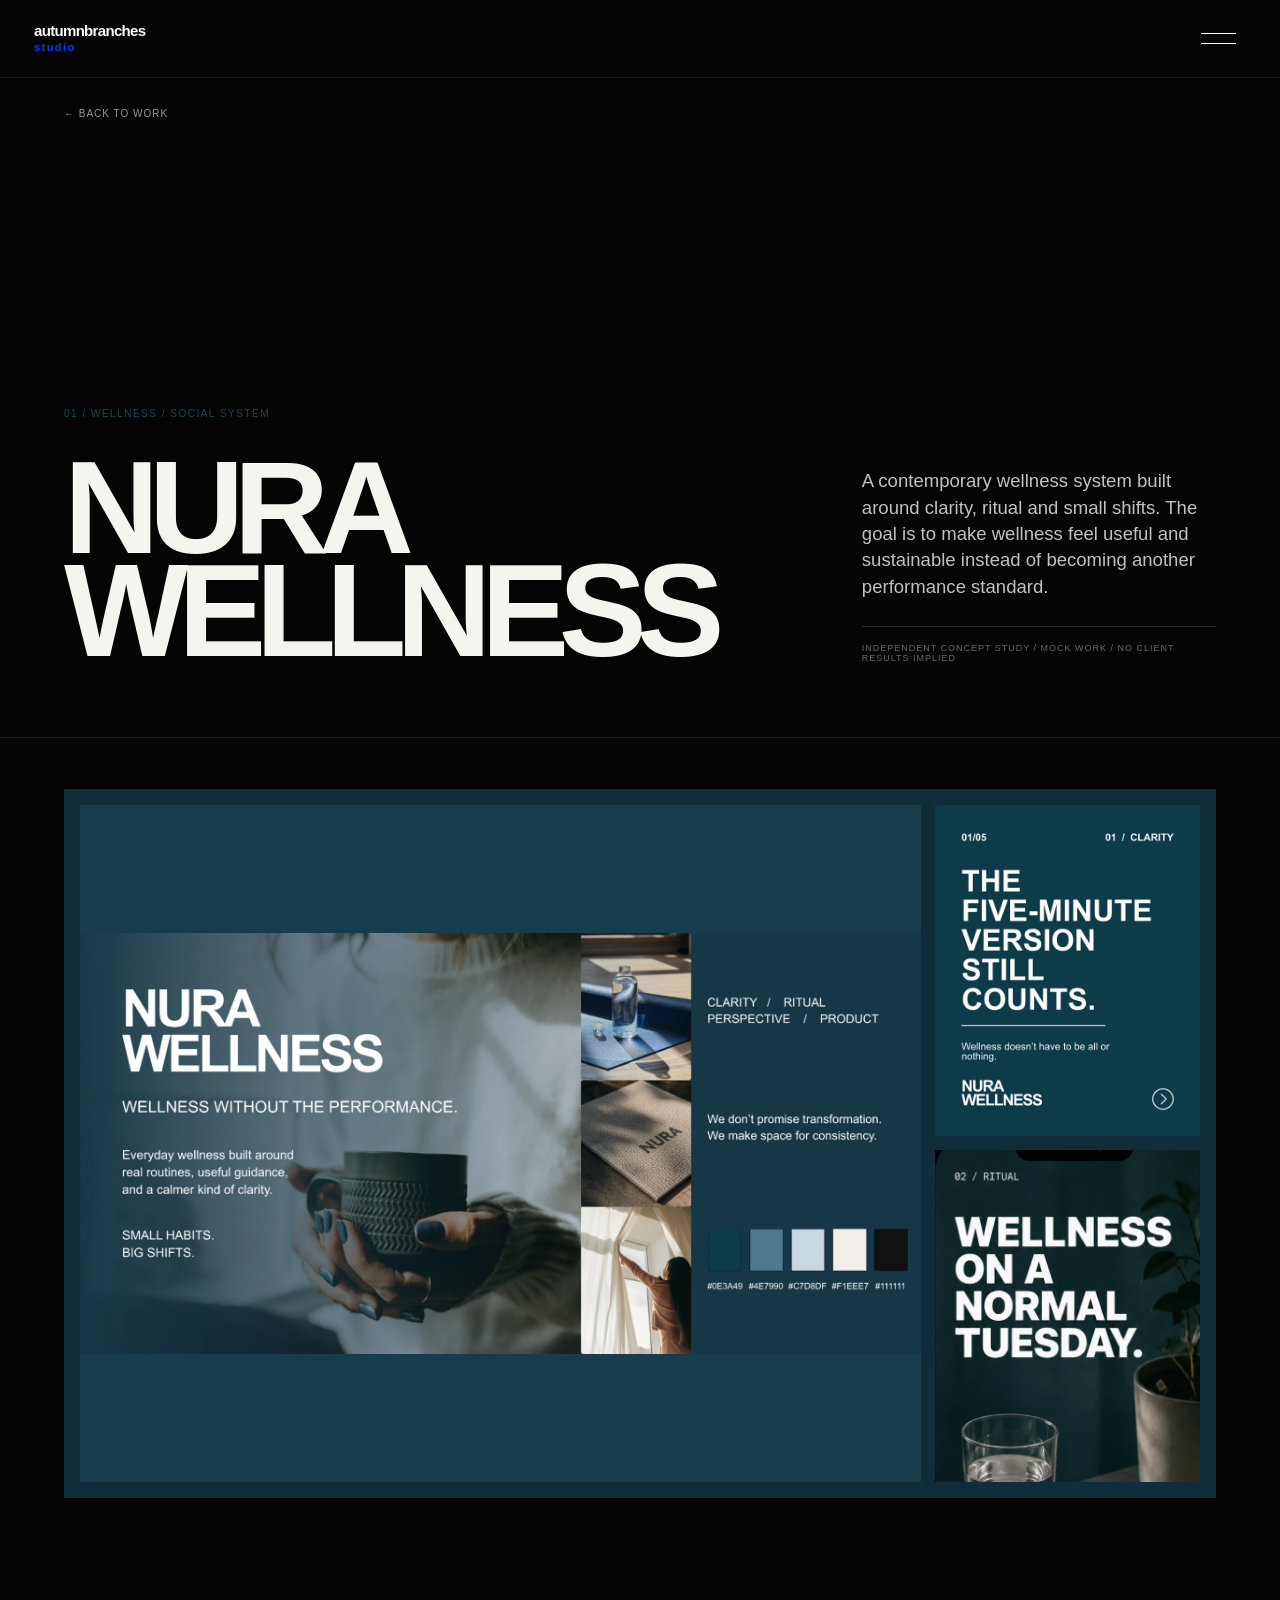
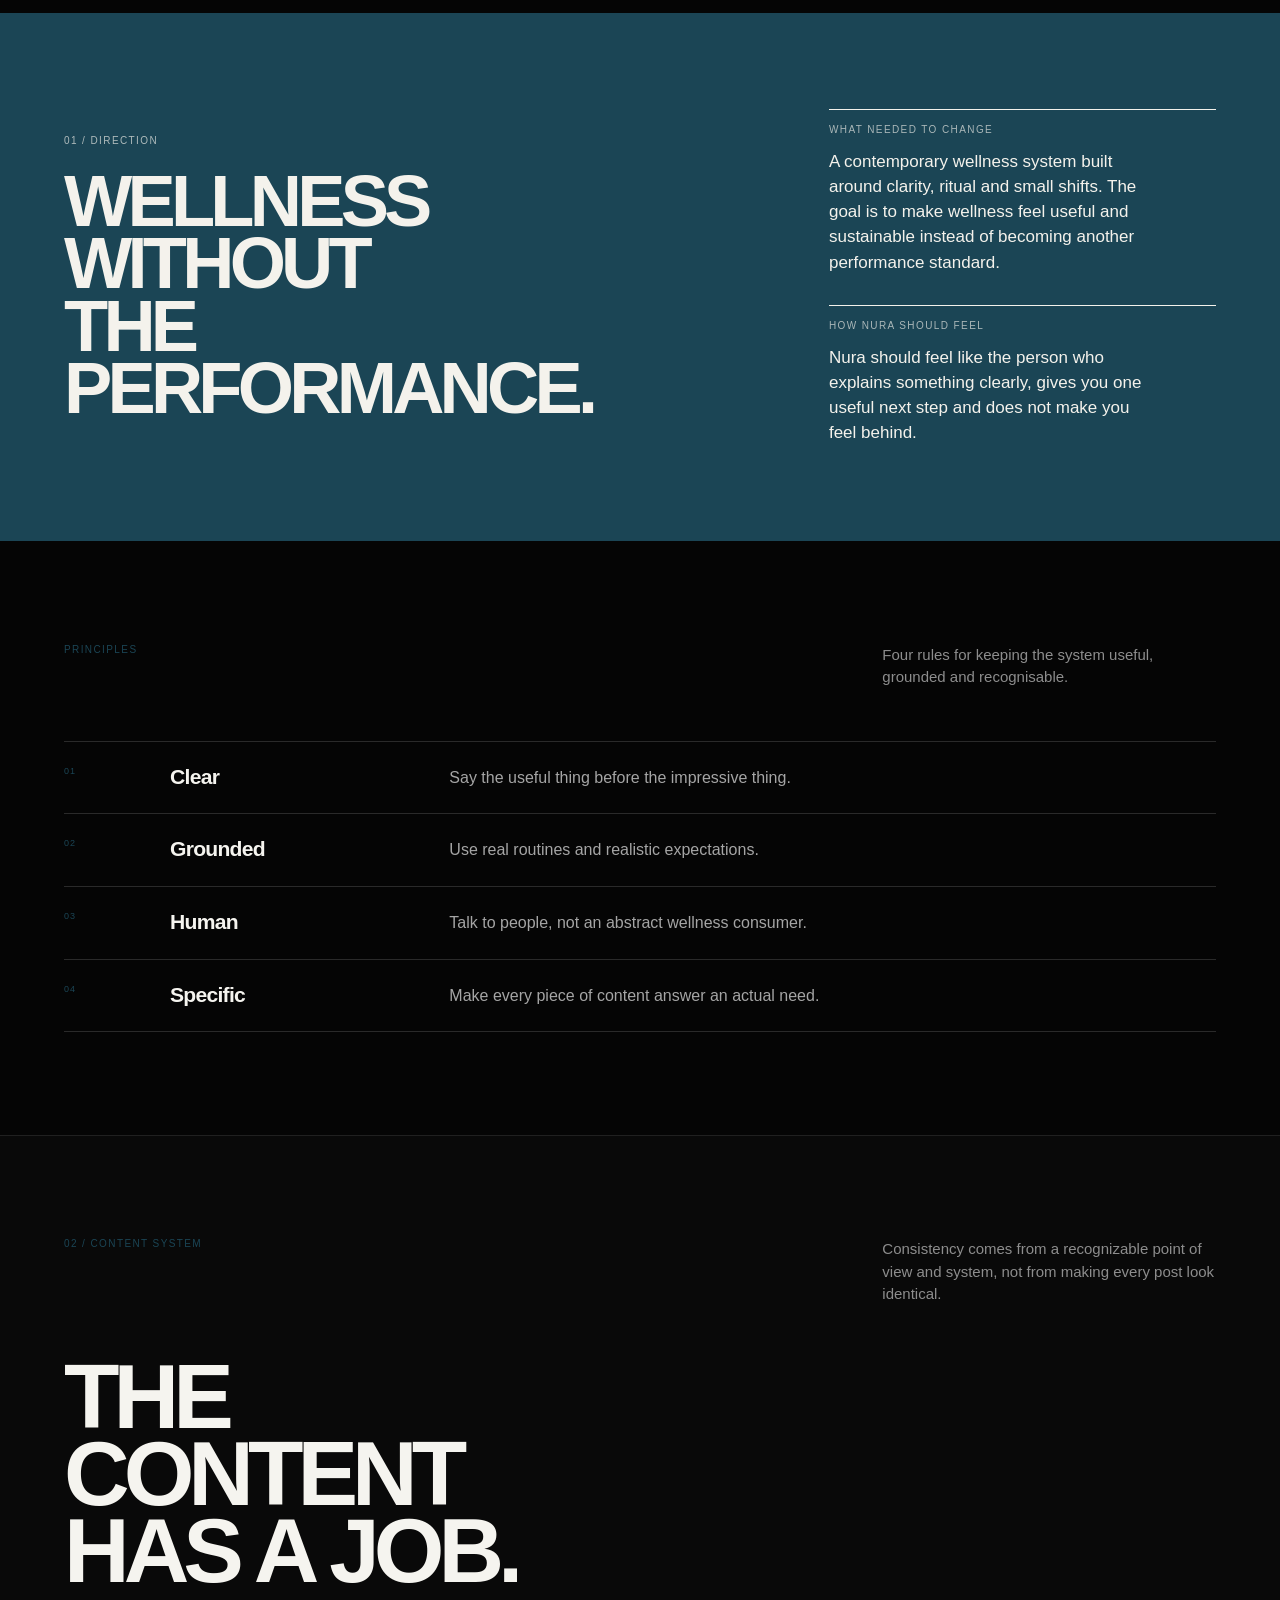
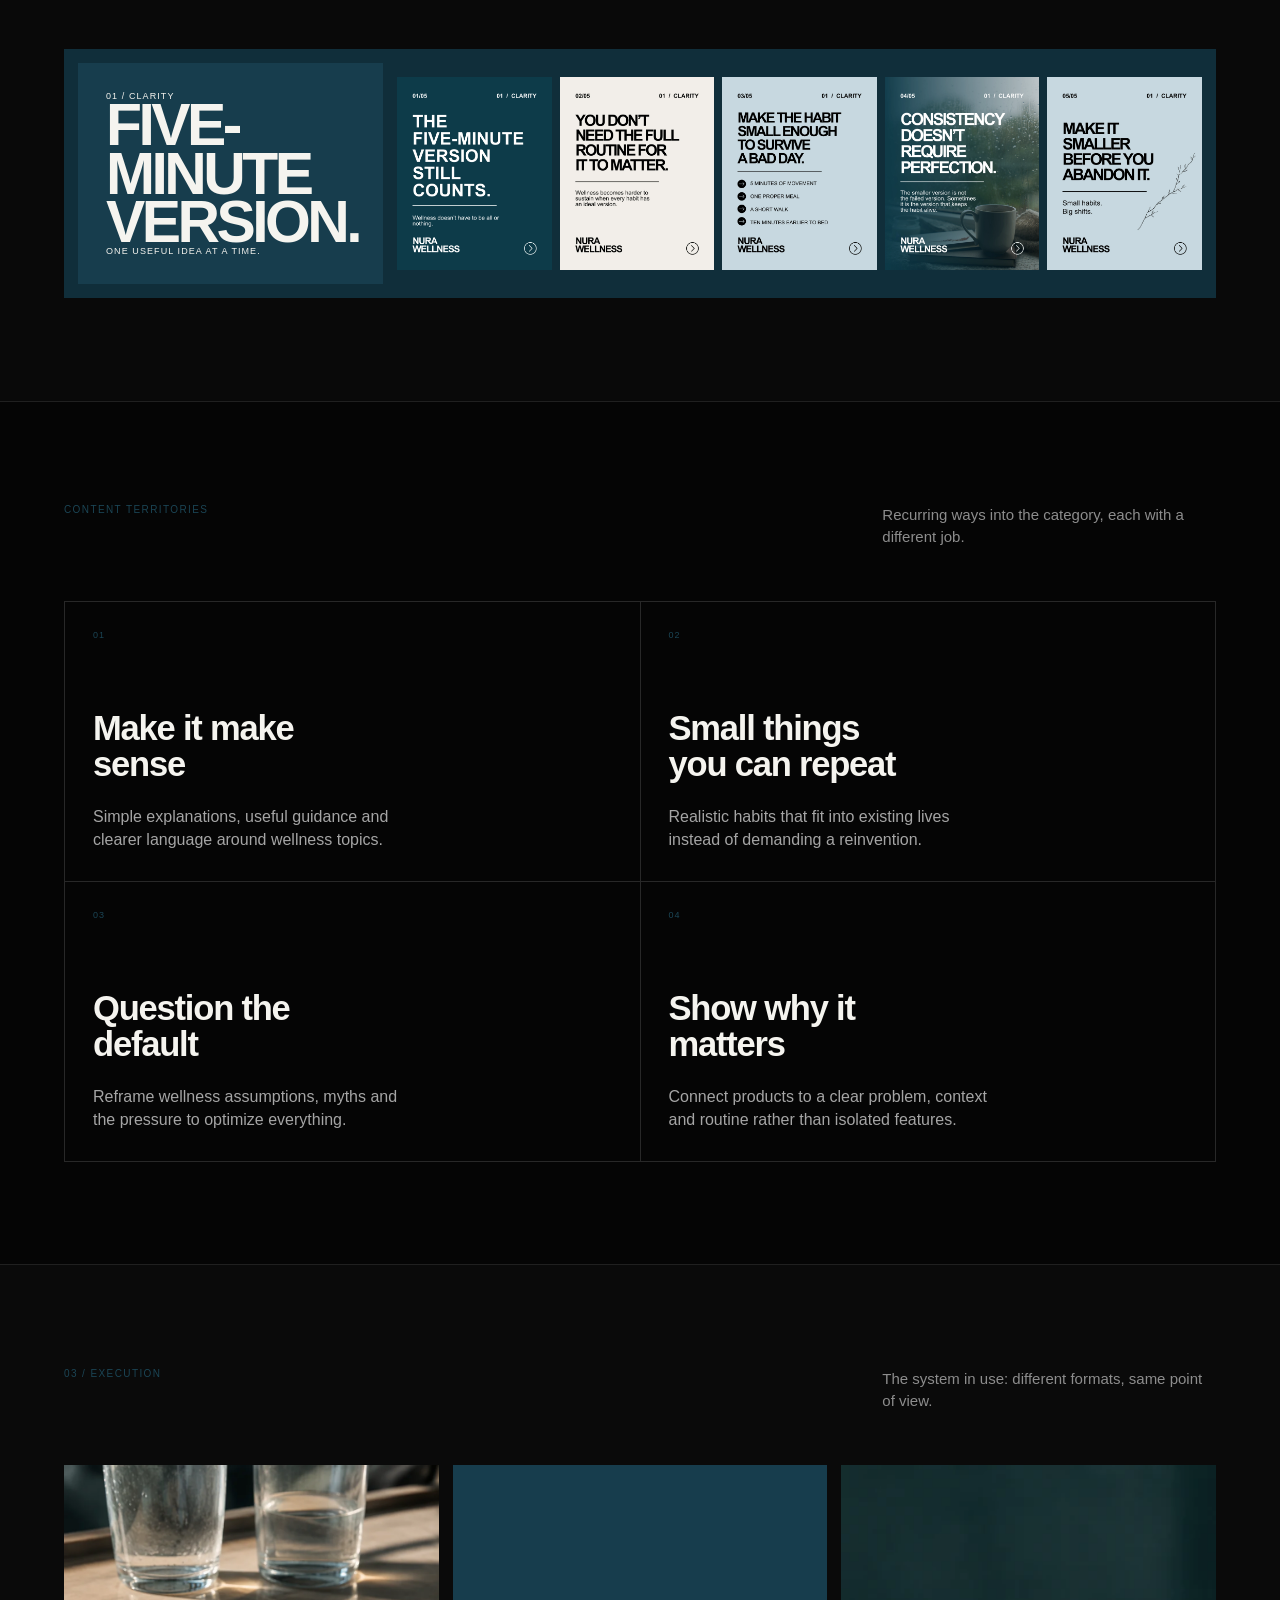
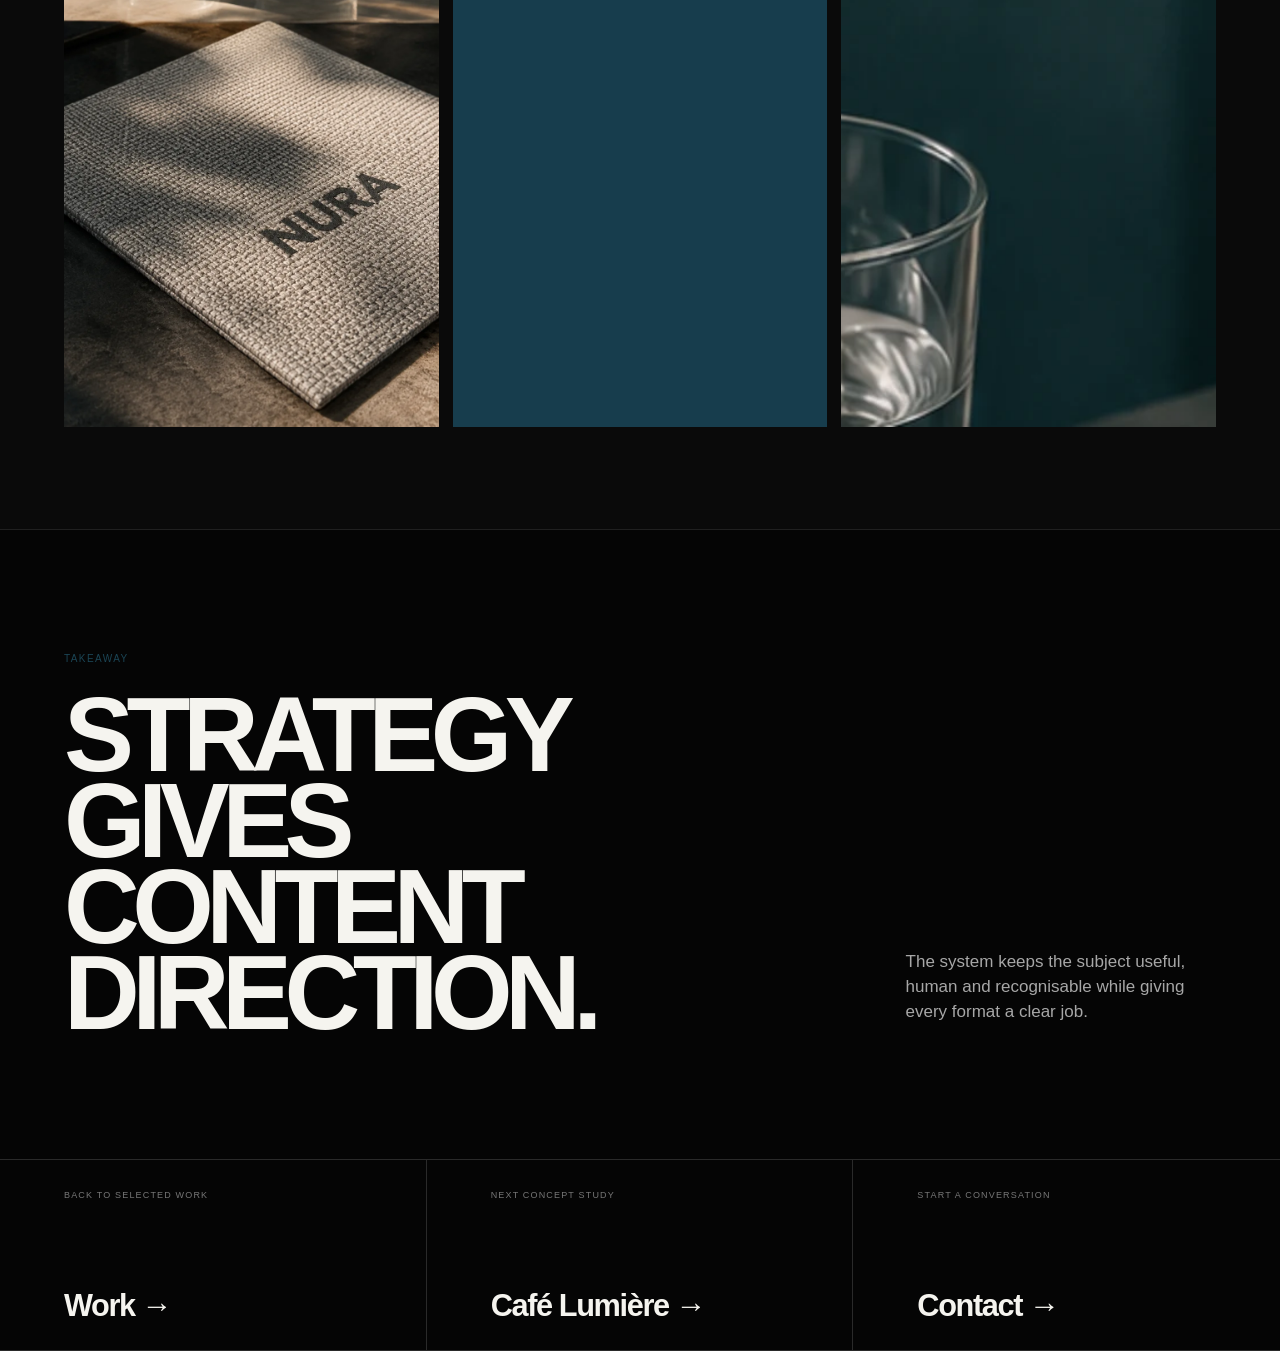
<file: work/nura-wellness/index.html>
<!DOCTYPE html>
<html lang="en"><head>
<meta charset="utf-8"/>
<meta name="viewport" content="width=device-width,initial-scale=1,viewport-fit=cover"/>
<title>Nura Wellness Brand Strategy Concept | autumnbranches</title>
<meta name="description" content="A wellness brand strategy and social content concept built around clarity, ritual and sustainable small shifts instead of performance-driven wellness."/>
<meta name="author" content="autumnbranches studio"/>
<meta name="robots" content="index,follow,max-image-preview:large,max-snippet:-1,max-video-preview:-1"/>
<meta name="theme-color" content="#050505"/>
<meta name="color-scheme" content="dark"/>
<link rel="canonical" href="https://autumnbranchesstudio.com/work/nura-wellness/"/>
<link rel="icon" href="../../assets/favicon.svg" type="image/svg+xml"/>
<link rel="apple-touch-icon" href="../../assets/apple-touch-icon.png"/>
<link rel="manifest" href="/site.webmanifest"/>
<link rel="me" href="https://www.instagram.com/autumnbranchesstudio/"/>
<link rel="me" href="https://autumnbranchesstudio.substack.com/"/>
<link rel="stylesheet" href="../../assets/css/site.css"/>
<meta property="og:type" content="website"/>
<meta property="og:site_name" content="autumnbranches studio"/>
<meta property="og:locale" content="en_US"/>
<meta property="og:title" content="Nura Wellness Brand Strategy Concept | autumnbranches"/>
<meta property="og:description" content="A wellness brand strategy and social content concept built around clarity, ritual and sustainable small shifts instead of performance-driven wellness."/>
<meta property="og:url" content="https://autumnbranchesstudio.com/work/nura-wellness/"/>
<meta property="og:image" content="https://autumnbranchesstudio.com/assets/social/nura-wellness-social-v233.png"/>
<meta property="og:image:secure_url" content="https://autumnbranchesstudio.com/assets/social/nura-wellness-social-v233.png"/>
<meta property="og:image:width" content="1200"/>
<meta property="og:image:height" content="630"/>
<meta property="og:image:type" content="image/png"/>
<meta property="og:image:alt" content="Nura Wellness brand strategy concept study by autumnbranches studio"/>
<meta name="twitter:card" content="summary_large_image"/>
<meta name="twitter:title" content="Nura Wellness Brand Strategy Concept | autumnbranches"/>
<meta name="twitter:description" content="A wellness brand strategy and social content concept built around clarity, ritual and sustainable small shifts instead of performance-driven wellness."/>
<meta name="twitter:url" content="https://autumnbranchesstudio.com/work/nura-wellness/"/>
<meta name="twitter:image" content="https://autumnbranchesstudio.com/assets/social/nura-wellness-social-v233.png"/>
<meta name="twitter:image:alt" content="Nura Wellness brand strategy concept study by autumnbranches studio"/>
<meta name="application-name" content="autumnbranches studio"/>
<meta name="apple-mobile-web-app-title" content="autumnbranches studio"/>
<script type="application/ld+json">{"@context":"https://schema.org","@graph":[{"@type":"Organization","@id":"https://autumnbranchesstudio.com/#organization","name":"autumnbranches studio","url":"https://autumnbranchesstudio.com/","logo":{"@type":"ImageObject","url":"https://autumnbranchesstudio.com/assets/apple-touch-icon.png","width":180,"height":180},"email":"mailto:reachautumnbranches@gmail.com","sameAs":["https://www.instagram.com/autumnbranchesstudio/","https://autumnbranchesstudio.substack.com/"],"knowsAbout":["Personal branding","Content strategy","Content creation","Social media strategy","Creative direction","Website development","Brand positioning","Thought leadership"]},{"@type":"WebSite","@id":"https://autumnbranchesstudio.com/#website","url":"https://autumnbranchesstudio.com/","name":"autumnbranches studio","publisher":{"@id":"https://autumnbranchesstudio.com/#organization"},"inLanguage":"en"},{"@type":"ImageObject","@id":"https://autumnbranchesstudio.com/work/nura-wellness/#primaryimage","url":"https://autumnbranchesstudio.com/assets/social/nura-wellness-social-v233.png","contentUrl":"https://autumnbranchesstudio.com/assets/social/nura-wellness-social-v233.png","width":1200,"height":630},{"@type":"WebPage","@id":"https://autumnbranchesstudio.com/work/nura-wellness/#webpage","url":"https://autumnbranchesstudio.com/work/nura-wellness/","name":"Nura Wellness Brand Strategy Concept | autumnbranches","description":"A wellness brand strategy and social content concept built around clarity, ritual and sustainable small shifts instead of performance-driven wellness.","isPartOf":{"@id":"https://autumnbranchesstudio.com/#website"},"primaryImageOfPage":{"@id":"https://autumnbranchesstudio.com/work/nura-wellness/#primaryimage"},"inLanguage":"en","mainEntity":{"@id":"https://autumnbranchesstudio.com/work/nura-wellness/#creativework"}},{"@type":"CreativeWork","@id":"https://autumnbranchesstudio.com/work/nura-wellness/#creativework","name":"Nura Wellness","headline":"Nura Wellness","description":"A wellness brand strategy and social content concept built around clarity, ritual and sustainable small shifts instead of performance-driven wellness.","url":"https://autumnbranchesstudio.com/work/nura-wellness/","image":{"@id":"https://autumnbranchesstudio.com/work/nura-wellness/#primaryimage"},"creator":{"@id":"https://autumnbranchesstudio.com/#organization"},"genre":"Wellness brand strategy concept","keywords":["Wellness","Brand strategy","Content strategy","Social media strategy"],"isPartOf":{"@id":"https://autumnbranchesstudio.com/work/#webpage"},"inLanguage":"en"},{"@type":"BreadcrumbList","itemListElement":[{"@type":"ListItem","position":1,"name":"Home","item":"https://autumnbranchesstudio.com/"},{"@type":"ListItem","position":2,"name":"Work","item":"https://autumnbranchesstudio.com/work/"},{"@type":"ListItem","position":3,"name":"Nura Wellness","item":"https://autumnbranchesstudio.com/work/nura-wellness/"}]}]}</script>
<script>window.AUTUMNBRANCHES_ANALYTICS={provider:"ga4",id:"G-Y8Q6GT62GQ"};</script>
<script defer src="/assets/js/analytics.js"></script>
</head>
<body class="project-page case-study case-nura" data-page="work" style="--case-accent:#1B4555;--case-soft:#D7E6EC;--case-ink:#F4F2EC"><header class="site-header"><a class="brand" href="../../index.html"><span>autumnbranches</span><span>studio</span></a><button aria-expanded="false" aria-label="Open navigation" class="menu-trigger"></button></header><div class="menu-plane"><div class="menu-inner"><nav aria-label="Primary navigation" class="menu-list"><a class="menu-link" data-desc="Overview / proposition" data-page="home" href="../../index.html?section=intro#intro" style="--i:0">Home</a><a class="menu-link" data-desc="Cinema / literature / architecture" data-page="studio" href="../../studio/index.html" style="--i:1">Studio</a><a class="menu-link" data-desc="Personal branding / content / social" data-page="expertise" href="../../index.html?section=expertise#expertise" style="--i:2">Expertise</a><a class="menu-link" data-desc="Selected concept studies" data-page="work" href="../../work/index.html" style="--i:3">Work</a><a class="menu-link" data-desc="Notes / observations / ideas" data-page="thinking" href="../../index.html?section=thinking#thinking" style="--i:4">Thinking</a><a class="menu-link" data-desc="Start a conversation" data-page="contact" href="../../index.html?section=contact#contact" style="--i:5">Contact</a></nav></div></div><main>
<section class="case-hero"><a class="context-back js-smart-back" data-fallback="../index.html?focus=nura-wellness" href="../index.html?focus=nura-wellness">← Back to work</a><div class="case-hero-kicker">01 / Wellness / Social system</div><div class="case-hero-grid"><h1>Nura Wellness</h1><div class="case-hero-copy"><p>A contemporary wellness system built around clarity, ritual and small shifts. The goal is to make wellness feel useful and sustainable instead of becoming another performance standard.</p><div class="case-hero-note">Independent concept study / mock work / no client results implied</div></div></div></section>
<div class="case-feature case-feature-nura reveal"><div class="nura-feature-main"><img alt="Nura Wellness brand world concept board" decoding="async" height="900" loading="lazy" src="../../assets/nura/nura-hero-brand-world.webp" width="1800"/></div><div class="nura-feature-stack"><img alt="Nura clarity carousel cover" decoding="async" height="1500" loading="lazy" src="../../assets/nura/carousel/nura-clarity-1.webp" width="1200"/><img alt="Nura reel feed concept" decoding="async" height="1350" loading="lazy" src="../../assets/nura/social/nura-reel-feed.webp" width="1080"/></div></div>
<section class="case-direction reveal">
<div class="case-direction-grid">
<div class="case-kicker">01 / Direction</div>
<h2>WELLNESS WITHOUT THE PERFORMANCE.</h2>
<div class="case-direction-notes">
<div class="case-direction-note"><span>WHAT NEEDED TO CHANGE</span><p>A contemporary wellness system built around clarity, ritual and small shifts. The goal is to make wellness feel useful and sustainable instead of becoming another performance standard.</p></div>
<div class="case-direction-note"><span>HOW NURA SHOULD FEEL</span><p>Nura should feel like the person who explains something clearly, gives you one useful next step and does not make you feel behind.</p></div>
</div>
</div>
</section>
<section class="case-principles reveal"><div class="case-section-head"><span>PRINCIPLES</span>
<p>Four rules for keeping the system useful, grounded and recognisable.</p></div><div class="case-principles-list"><article class="case-principle"><span>01</span><strong>Clear</strong><p>Say the useful thing before the impressive thing.</p></article><article class="case-principle"><span>02</span><strong>Grounded</strong><p>Use real routines and realistic expectations.</p></article><article class="case-principle"><span>03</span><strong>Human</strong><p>Talk to people, not an abstract wellness consumer.</p></article><article class="case-principle"><span>04</span><strong>Specific</strong><p>Make every piece of content answer an actual need.</p></article></div></section>
<section class="case-system-section reveal"><div class="case-section-head"><span>02 / CONTENT SYSTEM</span><p>Consistency comes from a recognizable point of view and system, not from making every post look identical.</p></div><h2>THE CONTENT HAS A JOB.</h2><div class="nura-system-visual"><div class="nura-system-label"><span>01 / CLARITY</span><strong>FIVE-MINUTE<br>VERSION.</strong><small>One useful idea at a time.</small></div><div class="nura-carousel-strip"><img alt="Nura clarity carousel slide 1" decoding="async" height="1500" loading="lazy" src="../../assets/nura/carousel/nura-clarity-1.webp" width="1200"/><img alt="Nura clarity carousel slide 2" decoding="async" height="1500" loading="lazy" src="../../assets/nura/carousel/nura-clarity-2.webp" width="1200"/><img alt="Nura clarity carousel slide 3" decoding="async" height="1500" loading="lazy" src="../../assets/nura/carousel/nura-clarity-3.webp" width="1200"/><img alt="Nura clarity carousel slide 4" decoding="async" height="1500" loading="lazy" src="../../assets/nura/carousel/nura-clarity-4.webp" width="1200"/><img alt="Nura clarity carousel slide 5" decoding="async" height="1500" loading="lazy" src="../../assets/nura/carousel/nura-clarity-5.webp" width="1200"/></div></div></section>
<section class="case-territories reveal"><div class="case-section-head"><span>CONTENT TERRITORIES</span><p>Recurring ways into the category, each with a different job.</p></div><div class="case-territory-grid"><article class="case-principle"><span>01</span><strong>Make it make sense</strong><p>Simple explanations, useful guidance and clearer language around wellness topics.</p></article><article class="case-principle"><span>02</span><strong>Small things you can repeat</strong><p>Realistic habits that fit into existing lives instead of demanding a reinvention.</p></article><article class="case-principle"><span>03</span><strong>Question the default</strong><p>Reframe wellness assumptions, myths and the pressure to optimize everything.</p></article><article class="case-principle"><span>04</span><strong>Show why it matters</strong><p>Connect products to a clear problem, context and routine rather than isolated features.</p></article></div></section>
<section class="case-execution reveal"><div class="case-section-head"><span>03 / EXECUTION</span><p>The system in use: different formats, same point of view.</p></div><div class="case-execution-grid nura-execution"><figure><img alt="Nura ritual photography concept" decoding="async" height="1350" loading="lazy" src="../../assets/nura/social/nura-mat.webp" width="900"/></figure><figure><img alt="Nura reel cover concept" decoding="async" height="886" loading="lazy" src="../../assets/nura/social/nura-reel-cover-hook.webp" width="1200"/></figure><figure class="wide"><img alt="Nura ritual photography detail" decoding="async" height="490" loading="lazy" src="../../assets/nura/social/nura-ritual-photo.png" width="1080"/></figure></div></section>
<section class="case-takeaway reveal"><div class="case-kicker">TAKEAWAY</div><div class="case-takeaway-grid"><h2>STRATEGY GIVES CONTENT DIRECTION.</h2><p>The system keeps the subject useful, human and recognisable while giving every format a clear job.</p></div></section>
<footer class="case-footer-nav"><a href="../index.html?focus=nura-wellness"><span>Back to selected work</span><strong>Work →</strong></a><a href="../cafe-lumiere/index.html?return=../index.html?focus=nura-wellness"><span>Next concept study</span><strong>Café Lumière →</strong></a><a href="../../index.html?section=contact#contact"><span>Start a conversation</span><strong>Contact →</strong></a></footer>
</main><script src="../../assets/js/site.js"></script></body></html>
</file>
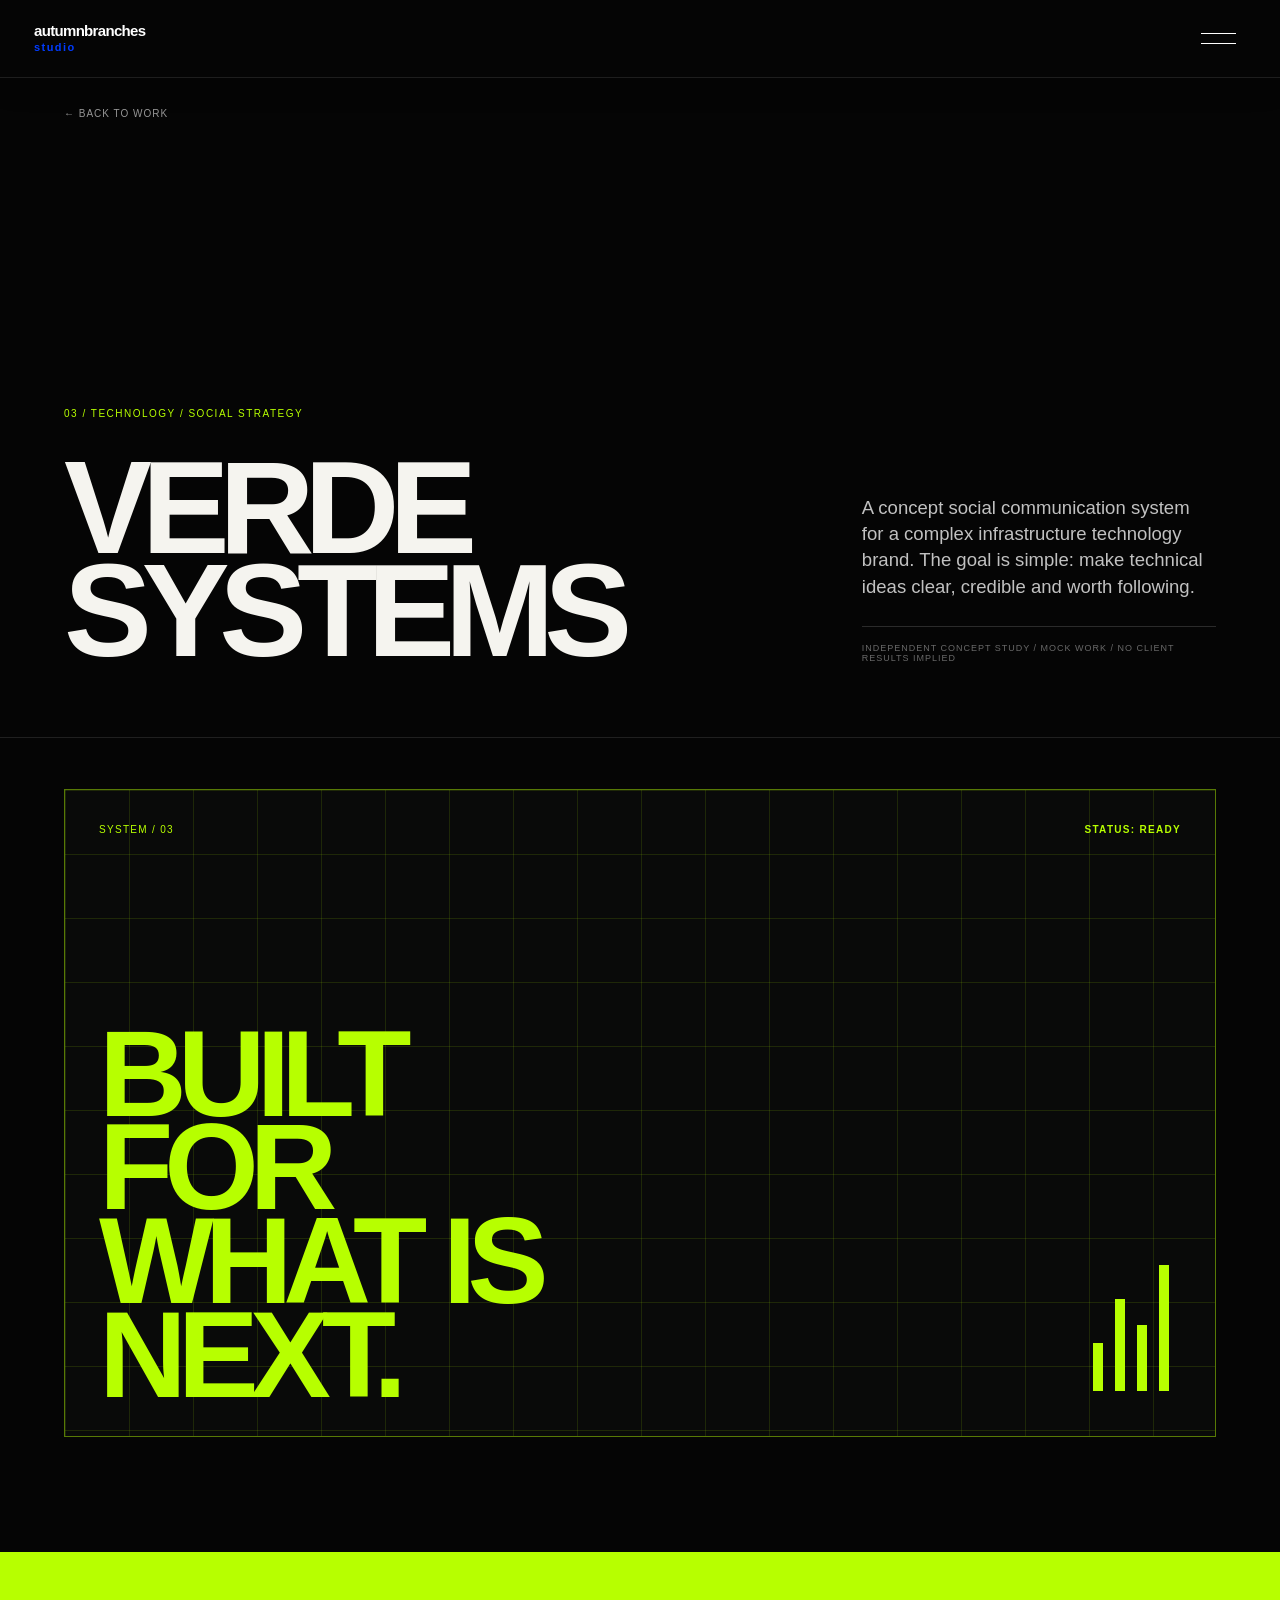
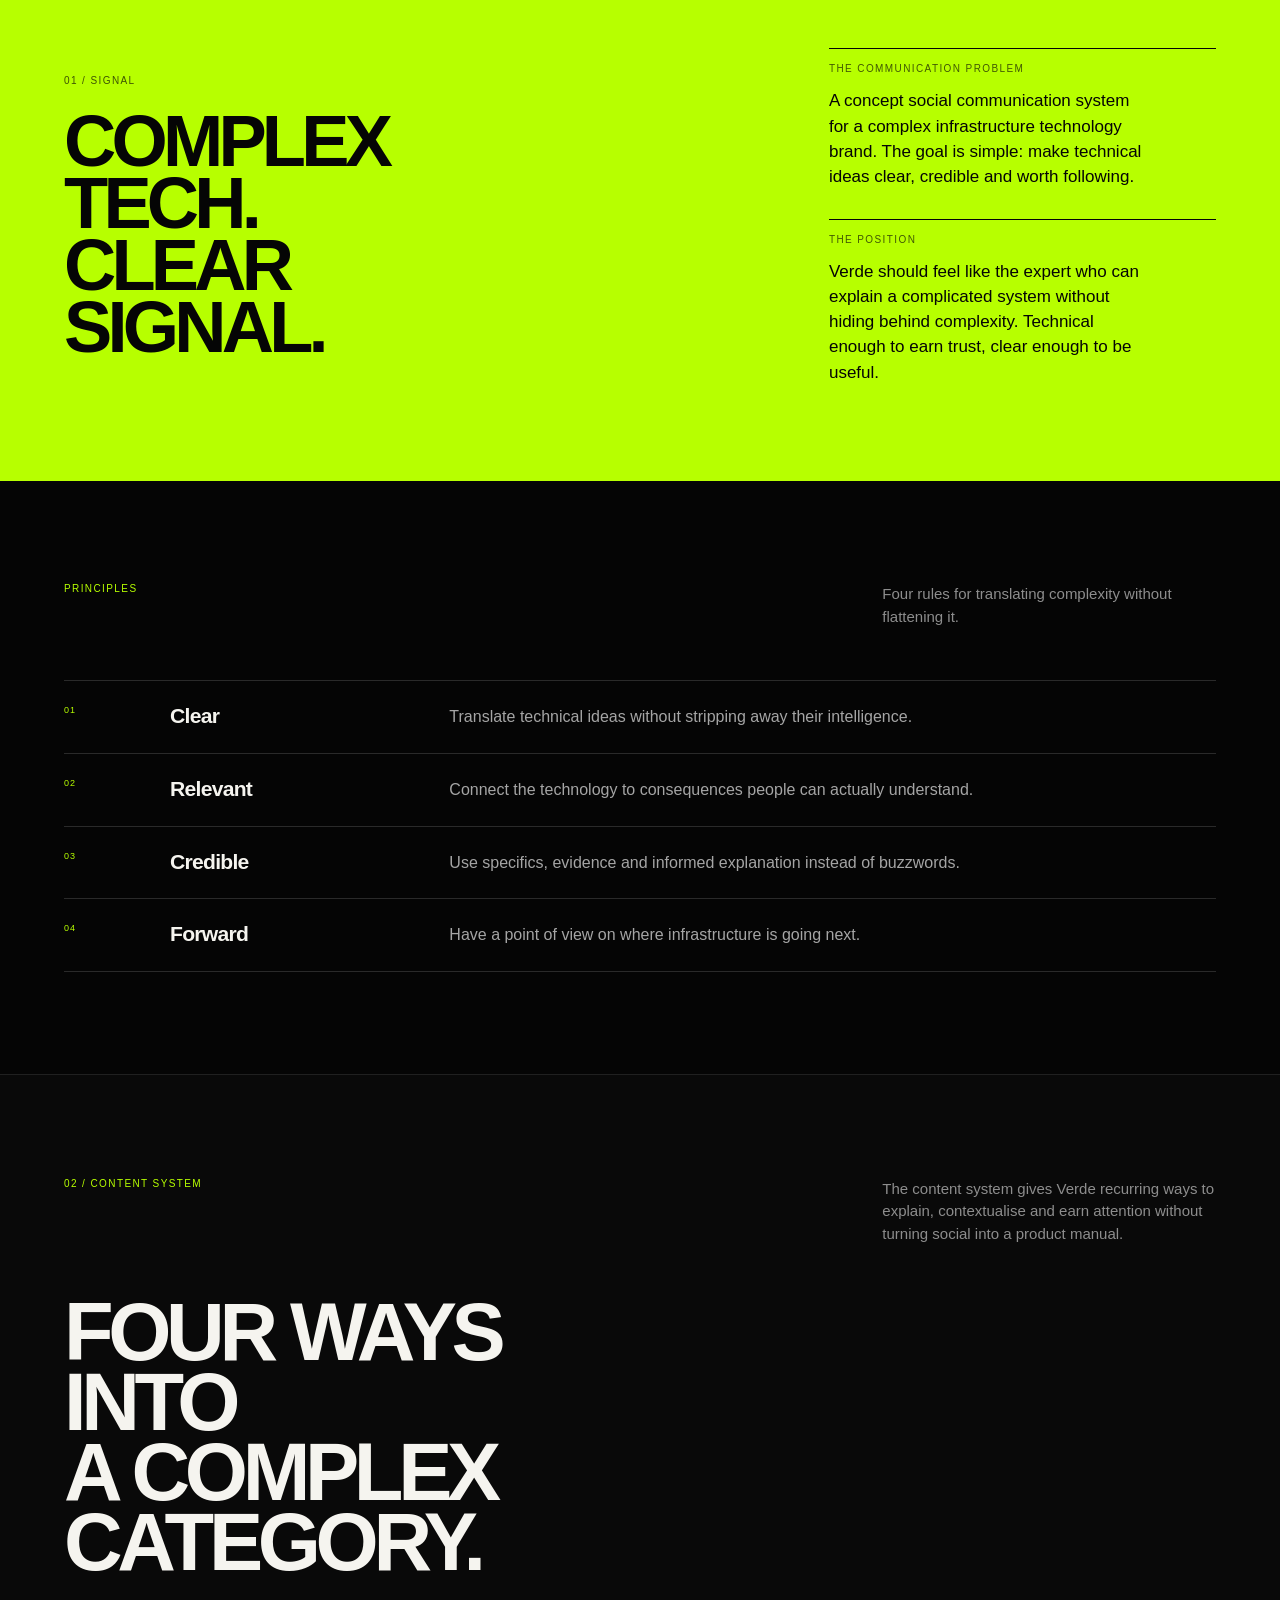
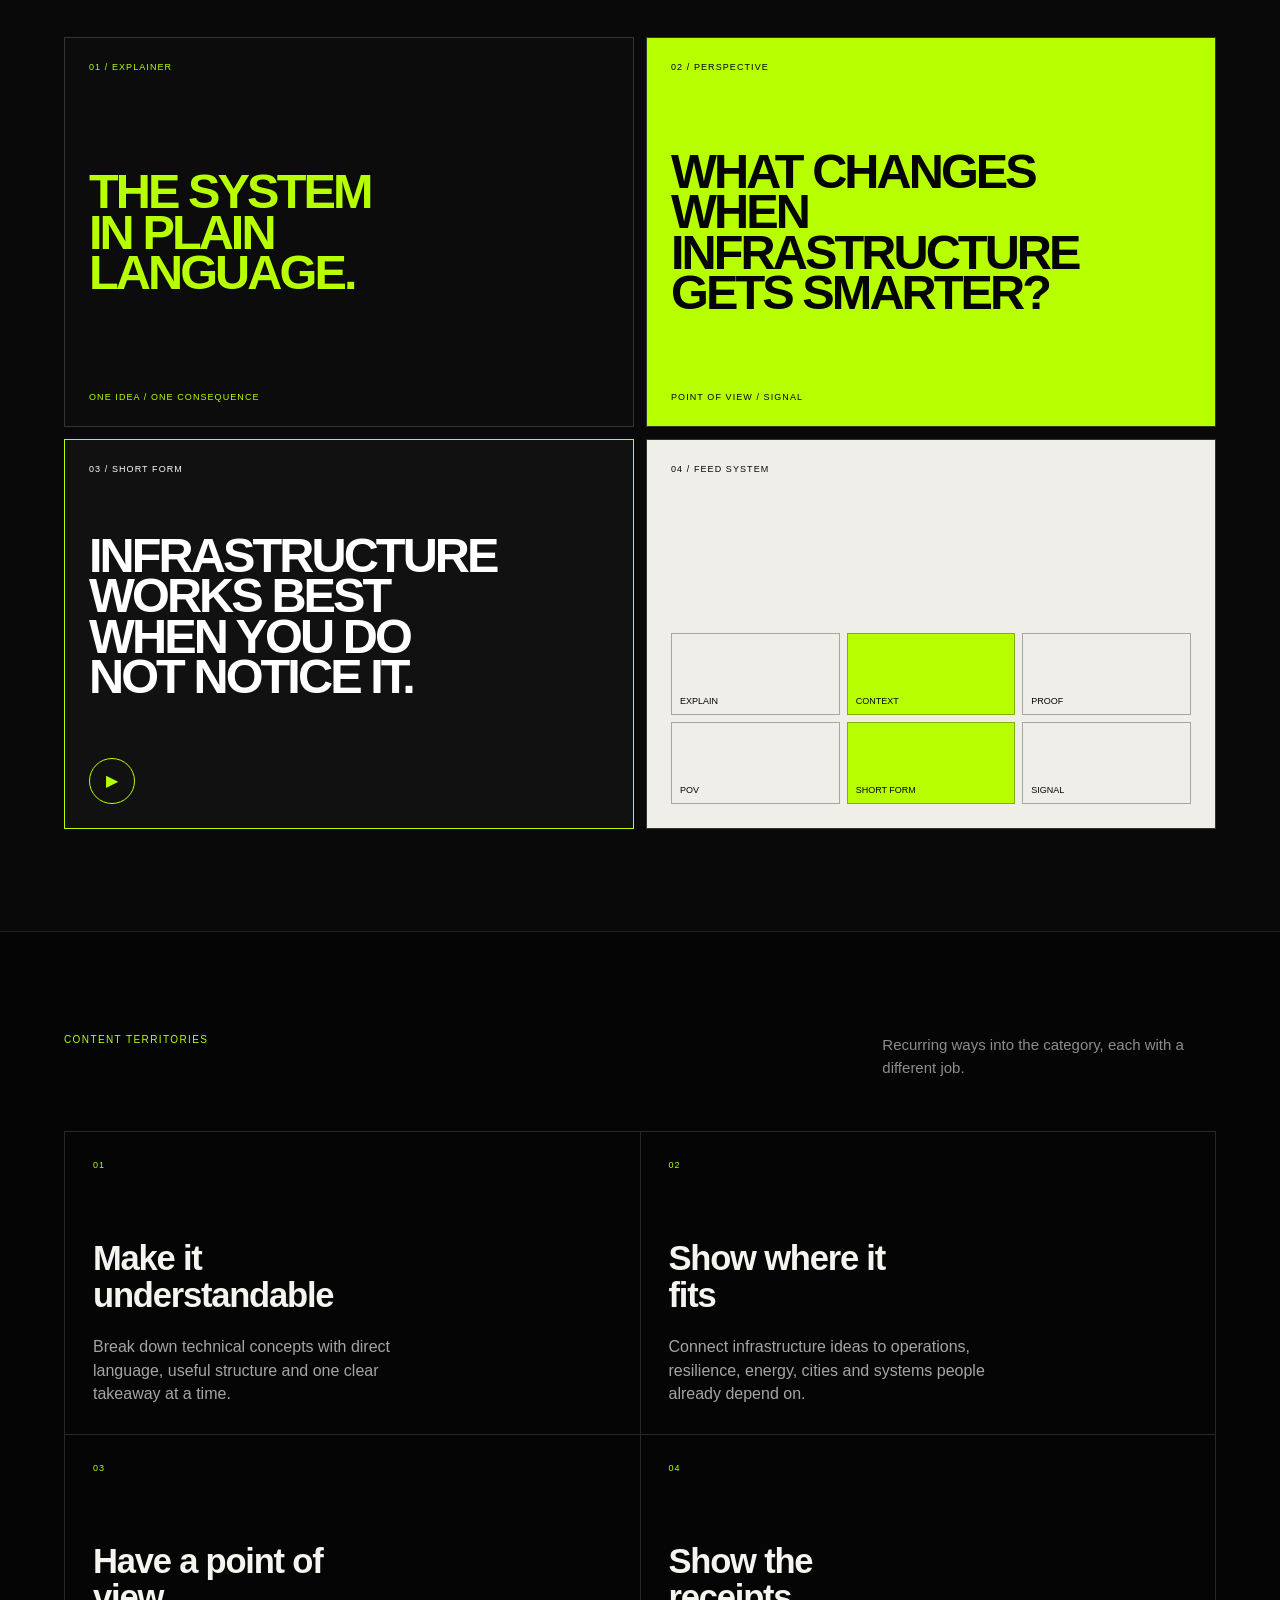
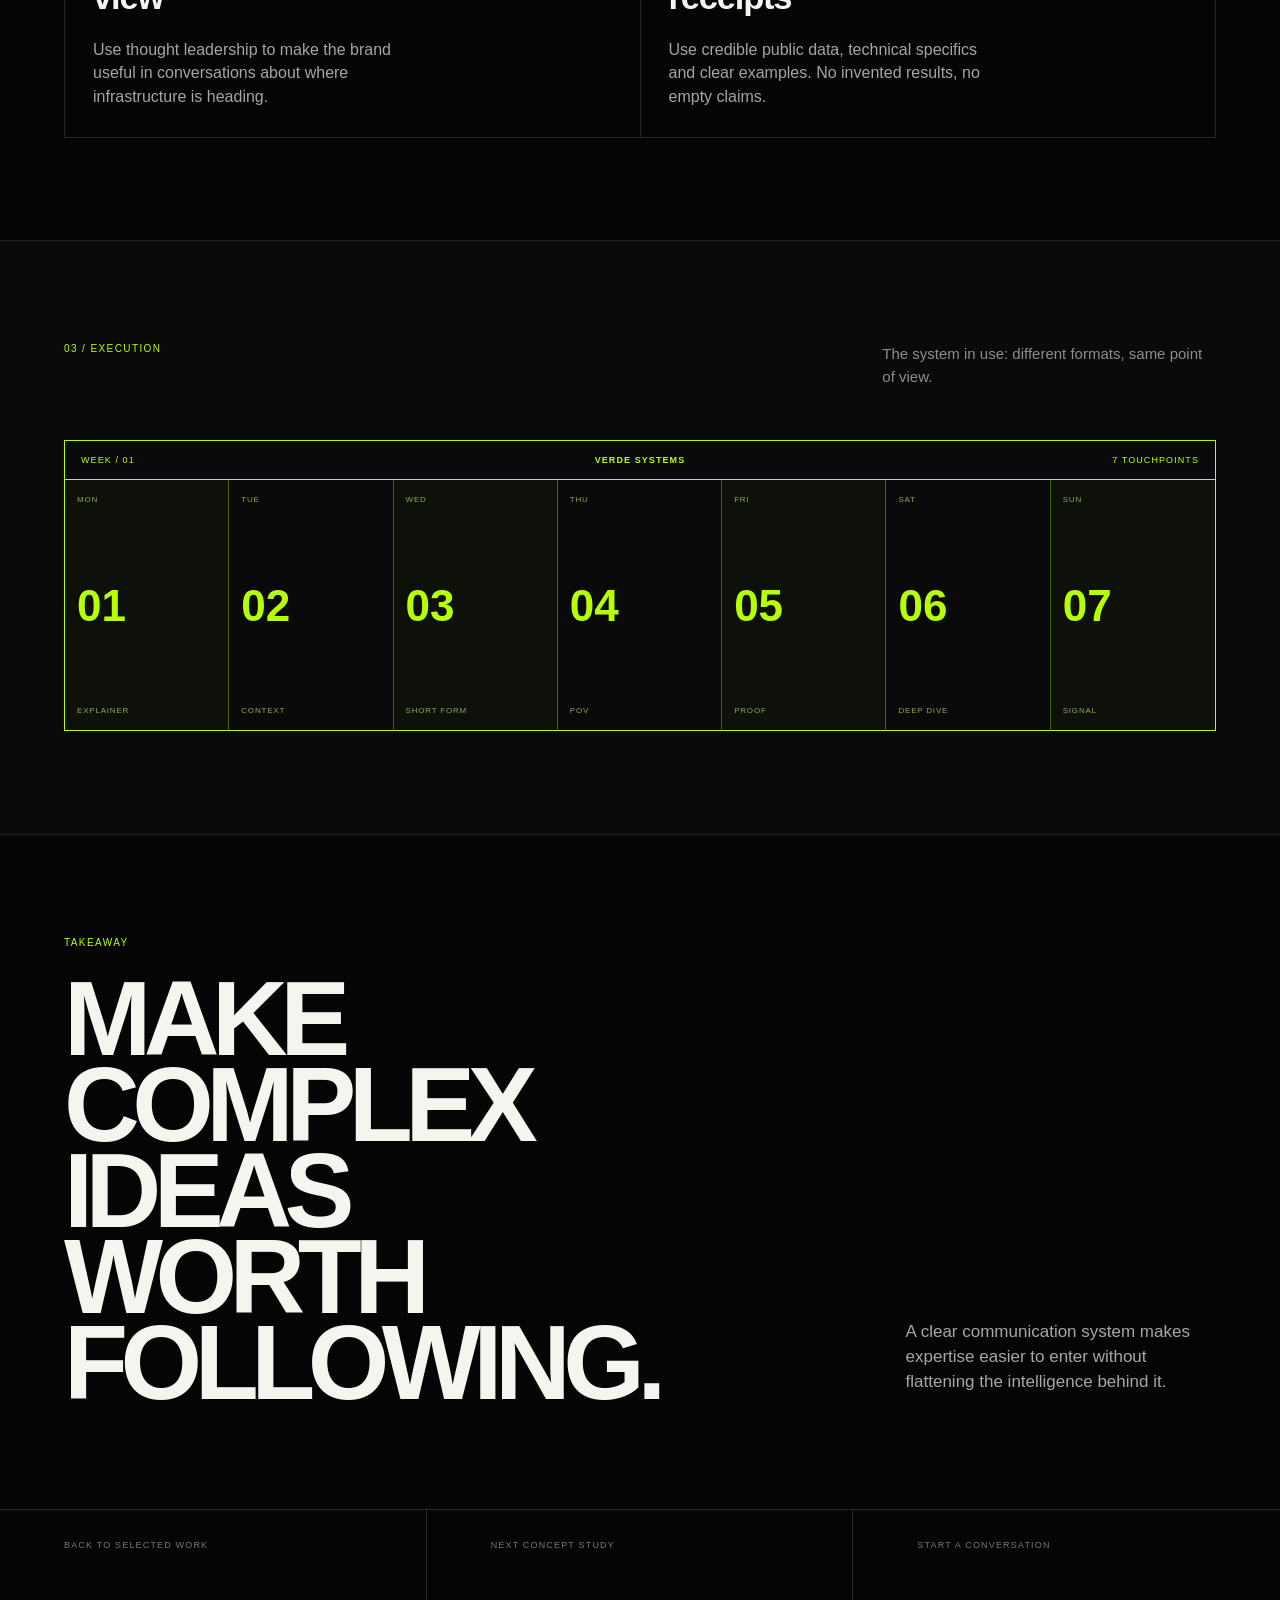
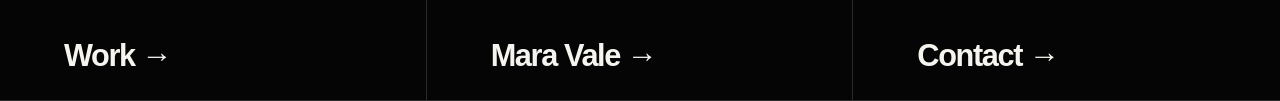
<file: work/verde-systems/index.html>
<!DOCTYPE html>
<html lang="en"><head>
<meta charset="utf-8"/>
<meta name="viewport" content="width=device-width,initial-scale=1,viewport-fit=cover"/>
<title>Verde Systems Social Strategy Concept | autumnbranches</title>
<meta name="description" content="A social media strategy and content system concept for a technology brand, designed to make complex infrastructure ideas clear, credible and worth following."/>
<meta name="author" content="autumnbranches studio"/>
<meta name="robots" content="index,follow,max-image-preview:large,max-snippet:-1,max-video-preview:-1"/>
<meta name="theme-color" content="#050505"/>
<meta name="color-scheme" content="dark"/>
<link rel="canonical" href="https://autumnbranchesstudio.com/work/verde-systems/"/>
<link rel="icon" href="../../assets/favicon.svg" type="image/svg+xml"/>
<link rel="apple-touch-icon" href="../../assets/apple-touch-icon.png"/>
<link rel="manifest" href="/site.webmanifest"/>
<link rel="me" href="https://www.instagram.com/autumnbranchesstudio/"/>
<link rel="me" href="https://autumnbranchesstudio.substack.com/"/>
<link rel="stylesheet" href="../../assets/css/site.css"/>
<meta property="og:type" content="website"/>
<meta property="og:site_name" content="autumnbranches studio"/>
<meta property="og:locale" content="en_US"/>
<meta property="og:title" content="Verde Systems Social Strategy Concept | autumnbranches"/>
<meta property="og:description" content="A social media strategy and content system concept for a technology brand, designed to make complex infrastructure ideas clear, credible and worth following."/>
<meta property="og:url" content="https://autumnbranchesstudio.com/work/verde-systems/"/>
<meta property="og:image" content="https://autumnbranchesstudio.com/assets/social/verde-systems-social-v233.png"/>
<meta property="og:image:secure_url" content="https://autumnbranchesstudio.com/assets/social/verde-systems-social-v233.png"/>
<meta property="og:image:width" content="1200"/>
<meta property="og:image:height" content="630"/>
<meta property="og:image:type" content="image/png"/>
<meta property="og:image:alt" content="Verde Systems social strategy concept study by autumnbranches studio"/>
<meta name="twitter:card" content="summary_large_image"/>
<meta name="twitter:title" content="Verde Systems Social Strategy Concept | autumnbranches"/>
<meta name="twitter:description" content="A social media strategy and content system concept for a technology brand, designed to make complex infrastructure ideas clear, credible and worth following."/>
<meta name="twitter:url" content="https://autumnbranchesstudio.com/work/verde-systems/"/>
<meta name="twitter:image" content="https://autumnbranchesstudio.com/assets/social/verde-systems-social-v233.png"/>
<meta name="twitter:image:alt" content="Verde Systems social strategy concept study by autumnbranches studio"/>
<meta name="application-name" content="autumnbranches studio"/>
<meta name="apple-mobile-web-app-title" content="autumnbranches studio"/>
<script type="application/ld+json">{"@context":"https://schema.org","@graph":[{"@type":"Organization","@id":"https://autumnbranchesstudio.com/#organization","name":"autumnbranches studio","url":"https://autumnbranchesstudio.com/","logo":{"@type":"ImageObject","url":"https://autumnbranchesstudio.com/assets/apple-touch-icon.png","width":180,"height":180},"email":"mailto:reachautumnbranches@gmail.com","sameAs":["https://www.instagram.com/autumnbranchesstudio/","https://autumnbranchesstudio.substack.com/"],"knowsAbout":["Personal branding","Content strategy","Content creation","Social media strategy","Creative direction","Website development","Brand positioning","Thought leadership"]},{"@type":"WebSite","@id":"https://autumnbranchesstudio.com/#website","url":"https://autumnbranchesstudio.com/","name":"autumnbranches studio","publisher":{"@id":"https://autumnbranchesstudio.com/#organization"},"inLanguage":"en"},{"@type":"ImageObject","@id":"https://autumnbranchesstudio.com/work/verde-systems/#primaryimage","url":"https://autumnbranchesstudio.com/assets/social/verde-systems-social-v233.png","contentUrl":"https://autumnbranchesstudio.com/assets/social/verde-systems-social-v233.png","width":1200,"height":630},{"@type":"WebPage","@id":"https://autumnbranchesstudio.com/work/verde-systems/#webpage","url":"https://autumnbranchesstudio.com/work/verde-systems/","name":"Verde Systems Social Strategy Concept | autumnbranches","description":"A social media strategy and content system concept for a technology brand, designed to make complex infrastructure ideas clear, credible and worth following.","isPartOf":{"@id":"https://autumnbranchesstudio.com/#website"},"primaryImageOfPage":{"@id":"https://autumnbranchesstudio.com/work/verde-systems/#primaryimage"},"inLanguage":"en","mainEntity":{"@id":"https://autumnbranchesstudio.com/work/verde-systems/#creativework"}},{"@type":"CreativeWork","@id":"https://autumnbranchesstudio.com/work/verde-systems/#creativework","name":"Verde Systems","headline":"Verde Systems","description":"A social media strategy and content system concept for a technology brand, designed to make complex infrastructure ideas clear, credible and worth following.","url":"https://autumnbranchesstudio.com/work/verde-systems/","image":{"@id":"https://autumnbranchesstudio.com/work/verde-systems/#primaryimage"},"creator":{"@id":"https://autumnbranchesstudio.com/#organization"},"genre":"Technology social strategy concept","keywords":["Technology","Social media strategy","Content strategy","Thought leadership"],"isPartOf":{"@id":"https://autumnbranchesstudio.com/work/#webpage"},"inLanguage":"en"},{"@type":"BreadcrumbList","itemListElement":[{"@type":"ListItem","position":1,"name":"Home","item":"https://autumnbranchesstudio.com/"},{"@type":"ListItem","position":2,"name":"Work","item":"https://autumnbranchesstudio.com/work/"},{"@type":"ListItem","position":3,"name":"Verde Systems","item":"https://autumnbranchesstudio.com/work/verde-systems/"}]}]}</script>
<script>window.AUTUMNBRANCHES_ANALYTICS={provider:"ga4",id:"G-Y8Q6GT62GQ"};</script>
<script defer src="/assets/js/analytics.js"></script>
</head>
<body class="project-page case-study case-verde" data-page="work" style="--case-accent:#B7FF00;--case-soft:#263600;--case-ink:#050505"><header class="site-header"><a class="brand" href="../../index.html"><span>autumnbranches</span><span>studio</span></a><button aria-expanded="false" aria-label="Open navigation" class="menu-trigger"></button></header><div class="menu-plane"><div class="menu-inner"><nav aria-label="Primary navigation" class="menu-list"><a class="menu-link" data-desc="Overview / proposition" data-page="home" href="../../index.html?section=intro#intro" style="--i:0">Home</a><a class="menu-link" data-desc="Cinema / literature / architecture" data-page="studio" href="../../studio/index.html" style="--i:1">Studio</a><a class="menu-link" data-desc="Personal branding / content / social" data-page="expertise" href="../../index.html?section=expertise#expertise" style="--i:2">Expertise</a><a class="menu-link" data-desc="Selected concept studies" data-page="work" href="../../work/index.html" style="--i:3">Work</a><a class="menu-link" data-desc="Notes / observations / ideas" data-page="thinking" href="../../index.html?section=thinking#thinking" style="--i:4">Thinking</a><a class="menu-link" data-desc="Start a conversation" data-page="contact" href="../../index.html?section=contact#contact" style="--i:5">Contact</a></nav></div></div><main>
<section class="case-hero"><a class="context-back js-smart-back" data-fallback="../index.html?focus=verde-systems" href="../index.html?focus=verde-systems">← Back to work</a><div class="case-hero-kicker">03 / Technology / Social strategy</div><div class="case-hero-grid"><h1>Verde Systems</h1><div class="case-hero-copy"><p>A concept social communication system for a complex infrastructure technology brand. The goal is simple: make technical ideas clear, credible and worth following.</p><div class="case-hero-note">Independent concept study / mock work / no client results implied</div></div></div></section>
<div class="case-feature verde-feature reveal"><div class="verde-feature-grid"></div><div class="verde-feature-status"><span>SYSTEM / 03</span><b>STATUS: READY</b></div><h3>BUILT FOR<br>WHAT IS NEXT.</h3><div class="verde-feature-signal"><i></i><i></i><i></i><i></i></div></div>
<section class="case-direction reveal">
<div class="case-direction-grid">
<div class="case-kicker">01 / Signal</div>
<h2>COMPLEX TECH. CLEAR SIGNAL.</h2>
<div class="case-direction-notes">
<div class="case-direction-note"><span>THE COMMUNICATION PROBLEM</span><p>A concept social communication system for a complex infrastructure technology brand. The goal is simple: make technical ideas clear, credible and worth following.</p></div>
<div class="case-direction-note"><span>THE POSITION</span><p>Verde should feel like the expert who can explain a complicated system without hiding behind complexity. Technical enough to earn trust, clear enough to be useful.</p></div>
</div>
</div>
</section>
<section class="case-principles reveal"><div class="case-section-head"><span>PRINCIPLES</span>
<p>Four rules for translating complexity without flattening it.</p></div><div class="case-principles-list"><article class="case-principle"><span>01</span><strong>Clear</strong><p>Translate technical ideas without stripping away their intelligence.</p></article><article class="case-principle"><span>02</span><strong>Relevant</strong><p>Connect the technology to consequences people can actually understand.</p></article><article class="case-principle"><span>03</span><strong>Credible</strong><p>Use specifics, evidence and informed explanation instead of buzzwords.</p></article><article class="case-principle"><span>04</span><strong>Forward</strong><p>Have a point of view on where infrastructure is going next.</p></article></div></section>
<section class="case-system-section reveal"><div class="case-section-head"><span>02 / CONTENT SYSTEM</span><p>The content system gives Verde recurring ways to explain, contextualise and earn attention without turning social into a product manual.</p></div><h2>FOUR WAYS INTO A&nbsp;COMPLEX CATEGORY.</h2><div class="verde-system-visual"><article class="verde-exec verde-explainer"><span>01 / EXPLAINER</span><strong>THE SYSTEM<br>IN PLAIN<br>LANGUAGE.</strong><small>One idea / one consequence</small></article><article class="verde-exec verde-perspective"><span>02 / PERSPECTIVE</span><strong>WHAT CHANGES<br>WHEN INFRASTRUCTURE<br>GETS SMARTER?</strong><small>Point of view / signal</small></article><article class="verde-exec verde-reel"><span>03 / SHORT FORM</span><strong>INFRASTRUCTURE<br>WORKS BEST<br>WHEN YOU DO<br>NOT NOTICE IT.</strong><div class="verde-play">▶</div></article><article class="verde-exec verde-feed"><span>04 / FEED SYSTEM</span><div class="verde-mini-feed"><i>EXPLAIN</i><i>CONTEXT</i><i>PROOF</i><i>POV</i><i>SHORT FORM</i><i>SIGNAL</i></div></article></div></section>
<section class="case-territories reveal"><div class="case-section-head"><span>CONTENT TERRITORIES</span><p>Recurring ways into the category, each with a different job.</p></div><div class="case-territory-grid"><article class="case-principle"><span>01</span><strong>Make it understandable</strong><p>Break down technical concepts with direct language, useful structure and one clear takeaway at a time.</p></article><article class="case-principle"><span>02</span><strong>Show where it fits</strong><p>Connect infrastructure ideas to operations, resilience, energy, cities and systems people already depend on.</p></article><article class="case-principle"><span>03</span><strong>Have a point of view</strong><p>Use thought leadership to make the brand useful in conversations about where infrastructure is heading.</p></article><article class="case-principle"><span>04</span><strong>Show the receipts</strong><p>Use credible public data, technical specifics and clear examples. No invented results, no empty claims.</p></article></div></section>
<section class="case-execution reveal"><div class="case-section-head"><span>03 / EXECUTION</span><p>The system in use: different formats, same point of view.</p></div><div class="verde-calendar"><div class="cal-head"><span>WEEK / 01</span><strong>VERDE SYSTEMS</strong><span>7 TOUCHPOINTS</span></div><div class="cal-day d1"><span>MON</span><b>01</b><small>EXPLAINER</small></div><div class="cal-day d2"><span>TUE</span><b>02</b><small>CONTEXT</small></div><div class="cal-day d3"><span>WED</span><b>03</b><small>SHORT FORM</small></div><div class="cal-day d4"><span>THU</span><b>04</b><small>POV</small></div><div class="cal-day d5"><span>FRI</span><b>05</b><small>PROOF</small></div><div class="cal-day d6"><span>SAT</span><b>06</b><small>DEEP DIVE</small></div><div class="cal-day d7"><span>SUN</span><b>07</b><small>SIGNAL</small></div></div></section>
<section class="case-takeaway reveal"><div class="case-kicker">TAKEAWAY</div><div class="case-takeaway-grid"><h2>MAKE COMPLEX IDEAS WORTH FOLLOWING.</h2><p>A clear communication system makes expertise easier to enter without flattening the intelligence behind it.</p></div></section>
<footer class="case-footer-nav"><a href="../index.html?focus=verde-systems"><span>Back to selected work</span><strong>Work →</strong></a><a href="../mara-vale/index.html?return=../index.html?focus=verde-systems"><span>Next concept study</span><strong>Mara Vale →</strong></a><a href="../../index.html?section=contact#contact"><span>Start a conversation</span><strong>Contact →</strong></a></footer>
</main><script src="../../assets/js/site.js"></script></body></html>
</file>
<file: site.css>
:root{--black:#050505;--black2:#0a0a0a;--white:#f5f4ef;--blue:#013BFE;--muted:#858585;--line:rgba(255,255,255,.18);--ease:cubic-bezier(.22,.72,.18,1);--page-pad:clamp(20px,5vw,78px)}
*{box-sizing:border-box}html{font-family:Arial,Helvetica,sans-serif;background:var(--black);color:var(--white);scroll-behavior:auto}body{margin:0;background:var(--black);color:var(--white);overflow-x:hidden}a{color:inherit;text-decoration:none}button,input,select,textarea{font:inherit}button{color:inherit}img,video{display:block;max-width:100%}::selection{background:var(--blue);color:#fff}
@view-transition{navigation:auto}::view-transition-old(root),::view-transition-new(root){animation-duration:.55s;animation-timing-function:var(--ease)}
:focus-visible{outline:2px solid var(--blue);outline-offset:4px}.skip-link{position:fixed;z-index:999;top:8px;left:8px;padding:10px 14px;background:#fff;color:#000;transform:translateY(-160%);transition:transform .2s ease}.skip-link:focus{transform:none}
.site-header{--header-bg:#050505;position:fixed;z-index:120;top:0;left:0;width:100%;height:78px;display:flex;justify-content:space-between;align-items:center;padding:0 34px;pointer-events:none;color:#fff;background:var(--header-bg);border-bottom:1px solid rgba(255,255,255,.1);box-shadow:0 8px 30px rgba(0,0,0,.12);transition:background-color .32s ease,border-color .28s ease,box-shadow .28s ease,color .28s ease}.site-header.entry-overlay{background:transparent;border-bottom-color:transparent;box-shadow:none}.brand{pointer-events:auto;display:grid;font-size:15px;line-height:.9;font-weight:800;letter-spacing:-.045em;position:relative;z-index:1}.brand span:last-child{margin-top:5px;color:var(--blue);font-size:11px;letter-spacing:.13em;transition:color .25s ease}.site-header.on-blue .brand span:last-child{color:#fff}.site-header.on-blue .menu-trigger{color:#fff}.menu-trigger{pointer-events:auto;position:relative;z-index:1;width:56px;height:44px;border:0;background:transparent;cursor:pointer;padding:0;display:grid;place-items:center}.menu-trigger:before,.menu-trigger:after{content:"";position:absolute;width:35px;height:1px;background:currentColor;transition:transform .42s var(--ease),width .32s var(--ease)}.menu-trigger:before{transform:translateY(-5px)}.menu-trigger:after{transform:translateY(5px)}.menu-trigger:hover:before{width:25px;transform:translate(5px,-5px)}.menu-trigger[aria-expanded="true"]:before{width:35px;transform:rotate(45deg)}.menu-trigger[aria-expanded="true"]:after{transform:rotate(-45deg)}
.menu-plane{position:fixed;z-index:110;inset:0;background:#050505;visibility:hidden;pointer-events:none;clip-path:inset(0 0 100% 0);transition:clip-path .68s var(--ease),visibility 0s linear .68s}.menu-plane.is-open{visibility:visible;pointer-events:auto;clip-path:inset(0);transition:clip-path .68s var(--ease)}.menu-inner{height:100%;display:grid;grid-template-columns:minmax(0,1.08fr) minmax(330px,.72fr);padding:104px 5vw 46px;gap:5vw;align-items:center}.menu-list{display:grid;align-content:center}.menu-link{--i:0;position:relative;width:max-content;max-width:100%;font-size:clamp(54px,7.25vw,126px);font-weight:500;line-height:.86;letter-spacing:-.07em;color:#373737;transform:translateY(34px);opacity:0;transition:color .26s ease,transform .5s var(--ease),opacity .5s ease}.menu-plane.is-open .menu-link{transform:none;opacity:1;transition-delay:calc(.1s + var(--i)*.055s)}.menu-link:hover,.menu-link:focus-visible,.menu-link.is-preview{color:#fff}.menu-link small{position:absolute;left:calc(100% + 14px);top:.13em;color:var(--blue);font-size:10px;letter-spacing:.08em;font-weight:700}.menu-preview{height:min(65vh,620px);border-left:1px solid var(--line);position:relative;display:grid;place-items:center;overflow:hidden}.menu-frame{width:min(47%,235px);aspect-ratio:1;display:grid;place-items:center;transform:translateY(25px) scale(.94);opacity:0;transition:transform .58s var(--ease),opacity .5s ease}.menu-plane.is-open .menu-frame{transform:none;opacity:1;transition-delay:.18s}.frame-svg{width:100%;height:100%}.menu-copy{position:absolute;left:10%;right:8%;bottom:5%;font-size:11px;line-height:1.5;letter-spacing:.09em;text-transform:uppercase;color:#8d8d8d;transition:opacity .2s ease,transform .3s var(--ease)}.menu-copy strong{display:block;color:#fff;font-size:18px;letter-spacing:-.025em;text-transform:none;margin-bottom:7px}.menu-copy.swap{opacity:0;transform:translateY(9px)}
.entry-scroll{height:132vh;background:#000;position:relative}.entry-stage{position:sticky;top:0;height:100svh;background:#000;overflow:hidden}.entry-svg{position:absolute;inset:0;width:100%;height:100%;display:block;will-change:contents}.entry-fill{position:absolute;inset:0;background:var(--blue);opacity:0;pointer-events:none;will-change:opacity}.entry-caption{position:absolute;left:50%;bottom:28px;transform:translateX(-50%);font-size:9px;letter-spacing:.22em;text-transform:uppercase;color:#777;white-space:nowrap}.entry-caption:after{content:"";display:block;width:1px;height:31px;background:#555;margin:10px auto 0}
.intro-blue{height:100svh;min-height:650px;background:var(--blue);display:grid;grid-template-columns:minmax(0,1.12fr) minmax(300px,.66fr);gap:8vw;align-items:center;padding:clamp(105px,12vh,138px) var(--page-pad) clamp(68px,8vh,90px);color:#fff;position:relative}.intro-blue h1{font-size:clamp(64px,7.7vw,132px);line-height:.86;letter-spacing:-.072em;margin:0;font-weight:850;text-transform:uppercase;max-width:9.4ch}.intro-blue h1 span{display:block}.intro-blue h1 .last{position:relative;width:max-content;max-width:100%;padding-bottom:.12em}.intro-blue h1 .last:after{content:"";position:absolute;left:0;right:0;bottom:0;height:3px;background:#fff}.intro-side p{font-size:clamp(18px,1.5vw,25px);line-height:1.28;letter-spacing:-.022em;max-width:28ch;margin:0;color:#fff}.work-cta,.text-link{display:inline-flex;align-items:center;gap:12px;margin-top:34px;padding-bottom:7px;border-bottom:1px solid rgba(255,255,255,.62);font-size:11px;font-weight:800;letter-spacing:.08em;text-transform:uppercase;transition:gap .28s var(--ease),border-color .2s ease}.work-cta:hover,.text-link:hover{gap:20px;border-color:#fff}
.section-id{font-size:10px;letter-spacing:.16em;color:#777;text-transform:uppercase;margin-bottom:24px}.studio-home{height:176vh;background:#050505;position:relative}.studio-sticky{height:100svh;position:sticky;top:0;padding:105px var(--page-pad) 5vh;display:grid;grid-template-columns:minmax(0,1.1fr) minmax(360px,.68fr);gap:7vw;align-items:center;overflow:hidden}.studio-words{display:grid;align-content:center}.studio-word{font-size:clamp(72px,8.8vw,150px);line-height:.83;letter-spacing:-.076em;font-weight:650;color:var(--blue);opacity:.34;transition:opacity .32s ease,transform .42s var(--ease);width:max-content;max-width:100%}.studio-word.is-active,.studio-word:hover,.studio-word:focus-visible{opacity:1;transform:translateX(11px)}.studio-copy{align-self:center;max-width:520px;display:grid;gap:22px;transition:opacity .22s ease,transform .38s var(--ease)}.studio-copy.is-switching{opacity:0;transform:translateY(12px)}.studio-copy>*{animation:studioCopyIn .38s var(--ease) both}.studio-aid{width:min(100%,520px);display:block;margin:0}.studio-aid--image{aspect-ratio:4/3;background:#fff;border:0;overflow:hidden;display:grid;place-items:center}.studio-aid--image img{display:block;width:100%;height:100%;object-fit:contain;object-position:center}.studio-aid--placeholder{position:relative;width:min(100%,520px);min-height:300px;border:1px solid #272727;overflow:hidden;background-color:#090909;background-image:linear-gradient(rgba(1,59,254,.1) 1px,transparent 1px),linear-gradient(90deg,rgba(1,59,254,.1) 1px,transparent 1px);background-size:34px 34px}.studio-aid--placeholder:after{content:"";position:absolute;width:34%;height:1px;background:var(--blue);left:8%;bottom:17%}.studio-aid--placeholder span{position:absolute;left:8%;bottom:9%;font-size:9px;letter-spacing:.15em;text-transform:uppercase;color:#777}.studio-copy p{font-size:clamp(16px,1.15vw,20px);line-height:1.5;color:#f3f1eb;margin:0;max-width:38ch}.studio-meta{font-size:10px;letter-spacing:.14em;text-transform:uppercase;color:var(--blue);line-height:1.5}@keyframes studioCopyIn{from{opacity:0;transform:translateY(9px)}to{opacity:1;transform:none}}
.expertise{background:#050505;padding:96px 0 80px}.expertise-head{padding:0 var(--page-pad) 52px;display:grid;grid-template-columns:1fr 1fr;gap:6vw;align-items:end}.expertise-head h2{font-size:clamp(55px,6.4vw,106px);line-height:.84;letter-spacing:-.067em;margin:0;text-transform:uppercase;max-width:8.6ch}.expertise-head p{justify-self:end;max-width:470px;font-size:clamp(17px,1.3vw,22px);line-height:1.38;letter-spacing:-.02em;margin:0;color:#aaa}.services{border-top:1px solid rgba(255,255,255,.4);border-bottom:1px solid rgba(255,255,255,.4)}.service-strip{position:relative;display:block;width:100%;height:clamp(178px,12.2vw,212px);overflow:hidden;border-bottom:1px solid rgba(255,255,255,.32);background:#050505;color:#fff;transition:height .34s var(--ease),background .22s ease}.service-strip:last-child{border-bottom:0}.service-strip:hover,.service-strip:focus-visible,.service-strip.active{height:clamp(305px,19vw,350px);background:var(--blue);outline:none}.service-layer{position:absolute;inset:0;padding:35px var(--page-pad);transition:opacity .21s ease,transform .34s var(--ease)}.service-title{display:flex;align-items:center;font-size:clamp(43px,5.6vw,96px);font-weight:820;line-height:.87;letter-spacing:-.06em;text-transform:uppercase;white-space:nowrap}.service-detail{opacity:0;transform:translateY(34%);display:grid;grid-template-columns:190px minmax(0,1fr);gap:clamp(34px,4.6vw,74px);align-items:center;align-content:center}.service-detail .index{line-height:1.45;font-size:11px;letter-spacing:.06em;text-transform:uppercase}.service-detail .items{display:grid;grid-template-columns:repeat(2,minmax(0,1fr));gap:22px 60px}.service-detail .items span{display:block;font-size:clamp(25px,2.8vw,47px);font-weight:730;line-height:1.02;letter-spacing:-.044em;text-transform:uppercase}.service-strip:hover .service-title,.service-strip:focus-visible .service-title,.service-strip.active .service-title{opacity:0;transform:translateY(-45%)}.service-strip:hover .service-detail,.service-strip:focus-visible .service-detail,.service-strip.active .service-detail{opacity:1;transform:none}
.thinking{padding:110px var(--page-pad) 130px;background:#050505}.thinking-head{display:grid;grid-template-columns:1fr minmax(300px,.64fr);gap:7vw;align-items:end;margin-bottom:58px}.thinking-head h2{font-size:clamp(60px,7.2vw,120px);line-height:.84;letter-spacing:-.068em;margin:0;text-transform:uppercase}.thinking-head p{font-size:18px;line-height:1.45;color:#aaa;margin:0}.thinking-cards{display:grid;grid-template-columns:repeat(3,1fr);gap:12px}.thinking-card{min-height:390px;border:1px solid #2a2a2a;padding:28px;display:flex;flex-direction:column;justify-content:space-between;transition:transform .42s var(--ease),border-color .25s ease,background .25s ease}.thinking-card:hover{transform:translateY(-10px);border-color:#fff;background:#0b0b0b}.thinking-index{font-size:10px;letter-spacing:.14em;text-transform:uppercase;color:var(--blue)}.thinking-card h3{font-size:clamp(32px,3vw,52px);line-height:.93;letter-spacing:-.052em;margin:60px 0 18px}.thinking-card p{font-size:15px;line-height:1.5;color:#aaa;margin:0}.thinking-card .arrow{display:block;margin-top:20px;color:#fff;font-size:24px}
.contact-section{min-height:100svh;padding:110px var(--page-pad) 36px;background:#050505;border-top:1px solid #252525;display:grid;align-content:space-between}.contact-kicker{font-size:10px;letter-spacing:.16em;text-transform:uppercase;color:#777}.contact-section h2{font-size:clamp(60px,8.3vw,140px);line-height:.82;letter-spacing:-.073em;margin:20px 0 22px;max-width:9ch}.contact-lead{font-size:clamp(18px,1.4vw,24px);margin:0 0 42px;color:#aaa}.contact-options{display:grid;grid-template-columns:minmax(280px,.65fr) min-content minmax(430px,1fr);gap:42px;align-items:start}.contact-direct-actions{display:grid;gap:14px}.contact-email,.contact-instagram{border-top:1px solid #333;padding:17px 0;display:flex;justify-content:space-between;gap:20px;font-size:14px}.contact-option-label{color:#777;font-size:10px;letter-spacing:.12em;text-transform:uppercase}.contact-or{color:#555;font-size:10px;letter-spacing:.14em;padding-top:20px}.form-grid{display:grid;grid-template-columns:1fr 1fr;gap:20px}.form-grid label{display:grid;gap:8px}.form-grid label span{font-size:10px;letter-spacing:.12em;text-transform:uppercase;color:#777}.form-wide{grid-column:1/-1}.form-grid input,.form-grid select,.form-grid textarea{width:100%;background:transparent;color:#fff;border:0;border-bottom:1px solid #454545;padding:12px 0;outline:none;border-radius:0}.form-grid textarea{resize:vertical}.form-grid select option{color:#000}.call-submit{margin-top:28px;border:1px solid #555;background:transparent;padding:15px 18px;cursor:pointer;display:flex;justify-content:space-between;width:100%;font-weight:700}.call-submit:hover{background:#fff;color:#000}.form-note{font-size:11px;color:#666}.contact-foot{padding-top:70px;display:flex;justify-content:space-between;color:#5d5d5d;font-size:10px;letter-spacing:.1em;text-transform:uppercase}
.page-hero{min-height:100svh;padding:130px var(--page-pad) 70px;display:grid;align-content:end;background:#050505;position:relative;overflow:hidden}.page-hero .eyebrow{font-size:10px;letter-spacing:.16em;text-transform:uppercase;color:#777;margin-bottom:24px}.page-hero h1{font-size:clamp(72px,10vw,170px);line-height:.8;letter-spacing:-.078em;margin:0;text-transform:uppercase;max-width:10ch}.page-hero .lead{font-size:clamp(18px,1.6vw,27px);line-height:1.35;color:#aaa;max-width:36ch;margin:35px 0 0}.page-hero.blue{background:var(--blue);color:#fff}.page-hero.blue .eyebrow,.page-hero.blue .lead{color:rgba(255,255,255,.8)}
.studio-page .page-hero{min-height:86svh}.discipline{min-height:100svh;padding:120px var(--page-pad) 80px;display:grid;grid-template-columns:minmax(0,1.05fr) minmax(300px,.62fr);gap:8vw;align-items:center;border-top:1px solid #1f1f1f;position:relative;overflow:hidden}.discipline h2{font-size:clamp(75px,10vw,170px);line-height:.8;letter-spacing:-.078em;margin:0;color:var(--blue)}.discipline-copy h3{font-size:28px;margin:0 0 18px}.discipline-copy p{font-size:17px;line-height:1.55;color:#aaa;margin:0 0 25px}.discipline-tags{font-size:10px;letter-spacing:.14em;text-transform:uppercase;color:var(--blue)}.discipline.visual-cinema{background:linear-gradient(90deg,rgba(0,0,0,.82),rgba(0,0,0,.3)),url('../cinema-poster.jpg') center/cover}.discipline.visual-literature:before{content:'“';position:absolute;right:-1vw;top:0;font-size:46vw;line-height:.8;color:#0d0d0d;font-family:Georgia,serif}.discipline.visual-architecture:before{content:'';position:absolute;inset:0;background-image:linear-gradient(rgba(1,59,254,.10) 1px,transparent 1px),linear-gradient(90deg,rgba(1,59,254,.10) 1px,transparent 1px);background-size:56px 56px;pointer-events:none}.philosophy{padding:140px var(--page-pad);background:var(--blue)}.philosophy h2{font-size:clamp(68px,8.6vw,146px);line-height:.82;letter-spacing:-.074em;margin:0;color:#fff;max-width:10ch}.philosophy p{font-size:20px;line-height:1.45;max-width:38ch;margin:40px 0 0;color:#fff}
.service-page .page-hero h1{max-width:7ch}.service-layout{padding:110px var(--page-pad) 130px}.service-block{display:grid;grid-template-columns:minmax(220px,.38fr) minmax(0,1fr);gap:8vw;padding:70px 0;border-top:1px solid #292929}.service-block h2{font-size:clamp(34px,4vw,68px);line-height:.94;letter-spacing:-.052em;margin:0}.service-block .body{max-width:780px}.service-block .body>p{font-size:clamp(18px,1.45vw,24px);line-height:1.45;margin:0 0 30px;color:#bbb}.big-list{display:grid}.big-list span{font-size:clamp(32px,3.4vw,58px);line-height:1.02;letter-spacing:-.045em;padding:12px 0;border-bottom:1px solid #292929}.process{display:grid;grid-template-columns:repeat(4,1fr);gap:10px}.process article{border:1px solid #292929;padding:25px;min-height:220px}.process small{color:var(--blue);font-size:10px;letter-spacing:.12em}.process h3{font-size:28px;margin:55px 0 10px}.process p{color:#888;line-height:1.45}.related-work{padding:100px var(--page-pad) 130px;border-top:1px solid #292929}.related-work h2{font-size:clamp(50px,6vw,100px);letter-spacing:-.065em;margin:0 0 45px}.related-card{display:grid;grid-template-columns:1fr 1fr;min-height:460px;background:#111;overflow:hidden}.related-card .visual{background:#222 center/cover}.related-card .copy{padding:55px;display:grid;align-content:end}.related-card .copy small{color:var(--blue);text-transform:uppercase;letter-spacing:.12em}.related-card .copy h3{font-size:clamp(45px,5vw,88px);line-height:.86;letter-spacing:-.065em;margin:15px 0}.related-card .copy p{color:#aaa;max-width:34ch}
.work-page{height:100svh;overflow:hidden;background:#070707}.work-shell{height:100%;padding-top:90px;position:relative;overflow:hidden}.work-label{position:absolute;left:var(--page-pad);top:116px;z-index:3}.work-label h1{font-size:clamp(52px,6.3vw,104px);line-height:.84;letter-spacing:-.075em;margin:0}.work-label p{font-size:10px;letter-spacing:.16em;text-transform:uppercase;color:#777;margin:15px 0 0}.work-viewport{position:absolute;inset:88px 0 0;overflow:hidden;touch-action:none}.work-track{position:absolute;left:0;top:0;height:100%;display:flex;align-items:center;gap:clamp(70px,8vw,150px);padding:0 13vw;will-change:transform}.project-card{--scale:.45;--focus:0;--lift:45px;position:relative;flex:0 0 auto;width:clamp(280px,25vw,430px);height:clamp(330px,48vh,530px);overflow:hidden;border-radius:3px;transform:translate3d(0,var(--lift),0) scale(var(--scale));transform-origin:center;opacity:calc(.22 + var(--focus)*.78);filter:saturate(calc(.35 + var(--focus)*.65));box-shadow:0 34px 120px rgba(0,0,0,calc(.1 + var(--focus)*.42));cursor:pointer;will-change:transform,opacity,filter}.project-card:nth-child(1){width:clamp(275px,23.5vw,400px);height:clamp(350px,52vh,575px)}.project-card:nth-child(2){width:clamp(300px,26vw,440px);height:clamp(330px,47vh,515px)}.project-card:nth-child(3){width:clamp(270px,22.5vw,385px);height:clamp(305px,43vh,475px)}.project-card:nth-child(4){width:clamp(310px,27vw,465px);height:clamp(355px,53vh,585px)}.project-card:focus-visible{outline:2px solid var(--blue);outline-offset:7px}.project-visual{position:absolute;inset:0;background-size:cover;background-position:center;transform:scale(calc(1.14 - var(--focus)*.14))}.project-shade{position:absolute;inset:0;background:linear-gradient(180deg,transparent 42%,rgba(0,0,0,.78) 100%)}.project-meta{position:absolute;z-index:2;left:22px;right:18px;bottom:20px;transform:translateY(calc((1 - var(--focus))*25px));opacity:calc(.1 + var(--focus)*.9)}.project-meta span{font-size:10px;letter-spacing:.12em;text-transform:uppercase}.project-meta strong{display:block;font-size:clamp(30px,3.3vw,58px);line-height:.86;letter-spacing:-.065em;text-transform:uppercase;margin-top:7px}.nura .project-visual{background-image:url('../nura/nura-hero-brand-world.webp')}.cafe .project-visual{background-image:url('../cafe/brand-world/cup-table.webp')}.verde .project-visual{background-color:#090a09;background-image:linear-gradient(rgba(183,255,0,.13) 1px,transparent 1px),linear-gradient(90deg,rgba(183,255,0,.13) 1px,transparent 1px);background-size:40px 40px}.verde .project-visual:after{content:"BUILT FOR\A WHAT IS NEXT.";white-space:pre;position:absolute;left:7%;bottom:11%;color:#b7ff00;font-size:48px;font-weight:800;line-height:.79;letter-spacing:-.06em}.mara .project-visual{background:linear-gradient(90deg,#7048ef 0 50%,#bdebe2 50%)}.mara .project-visual:after{content:"A PERSON\A WITH A POINT\A OF VIEW.";white-space:pre;position:absolute;left:7%;bottom:11%;color:#fff;font-size:43px;font-weight:800;line-height:.8;letter-spacing:-.06em}.work-status{position:absolute;z-index:5;right:var(--page-pad);bottom:26px;font-size:10px;letter-spacing:.15em;text-transform:uppercase;color:#777}.work-status b{font-weight:600;color:#fff}.work-status i{display:inline-block;width:70px;height:1px;background:#333;margin:0 12px;vertical-align:middle;position:relative}.work-status i:after{content:"";position:absolute;inset:0 auto 0 0;width:var(--p,25%);background:var(--blue);transition:width .25s ease}.transition-card{position:fixed;z-index:160;overflow:hidden;border-radius:3px;pointer-events:none;will-change:left,top,width,height,border-radius}.transition-card .project-visual{transform:none}.project-card[data-transitioning="true"]{visibility:hidden}
.project-page{background:#050505}.project-hero{min-height:100svh;padding:120px var(--page-pad) 60px;position:relative;overflow:hidden;display:grid;align-content:end;background:#111}.project-hero .hero-visual{position:absolute;inset:0;background:center/cover no-repeat;z-index:0}.project-hero .hero-veil{position:absolute;inset:0;background:linear-gradient(180deg,rgba(0,0,0,.08),rgba(0,0,0,.78));z-index:1}.project-hero .hero-copy{position:relative;z-index:2;display:grid;grid-template-columns:1fr auto;gap:30px;align-items:end}.project-hero h1{font-size:clamp(68px,10vw,170px);line-height:.78;letter-spacing:-.08em;margin:0;text-transform:uppercase;max-width:7ch}.project-hero .project-meta2{text-align:right;font-size:10px;letter-spacing:.13em;text-transform:uppercase}.back-work{position:absolute;z-index:3;top:100px;left:var(--page-pad);font-size:10px;letter-spacing:.12em;text-transform:uppercase;border-bottom:1px solid #777;padding-bottom:5px}.case-section{padding:120px var(--page-pad);border-top:1px solid #242424}.case-grid{display:grid;grid-template-columns:minmax(220px,.36fr) minmax(0,1fr);gap:8vw}.case-section h2{font-size:clamp(48px,6vw,100px);line-height:.88;letter-spacing:-.063em;margin:0}.case-body{max-width:850px}.case-body>p{font-size:clamp(18px,1.5vw,25px);line-height:1.45;color:#bbb;margin:0 0 35px}.principles{display:grid;grid-template-columns:repeat(2,1fr);border-top:1px solid #292929}.principle{padding:24px 0;border-bottom:1px solid #292929}.principle:nth-child(odd){padding-right:25px}.principle:nth-child(even){padding-left:25px;border-left:1px solid #292929}.principle strong{font-size:24px;display:block;margin-bottom:9px}.principle span{color:#888;line-height:1.4}.media-grid{display:grid;grid-template-columns:repeat(12,1fr);gap:12px;margin-top:55px}.media-grid figure{margin:0;overflow:hidden;background:#111;min-height:260px}.media-grid figure img{width:100%;height:100%;object-fit:cover}.media-grid .wide{grid-column:span 7}.media-grid .narrow{grid-column:span 5}.media-grid .half{grid-column:span 6}.media-grid .full{grid-column:1/-1;min-height:520px}.css-mock{min-height:430px;display:grid;place-items:center;padding:40px}.mock-verde{background:#0a0b0a;color:#b7ff00;background-image:linear-gradient(rgba(183,255,0,.12) 1px,transparent 1px),linear-gradient(90deg,rgba(183,255,0,.12) 1px,transparent 1px);background-size:38px 38px;font-size:clamp(50px,6vw,110px);font-weight:850;line-height:.8;letter-spacing:-.07em;text-transform:uppercase}.mock-mara{background:linear-gradient(90deg,#7048ef 0 52%,#bdebe2 52%);color:#fff;font-size:clamp(46px,5.5vw,98px);font-weight:850;line-height:.82;letter-spacing:-.07em;text-transform:uppercase;justify-items:start}.case-close{min-height:72svh;padding:110px var(--page-pad);display:grid;grid-template-columns:1fr .8fr;gap:8vw;align-items:end;background:var(--black2)}.case-close h2{font-size:clamp(60px,8vw,138px);line-height:.82;letter-spacing:-.072em;margin:0}.case-close nav{display:grid;gap:16px}.case-close nav a{font-size:20px;border-top:1px solid #333;padding-top:16px;display:flex;justify-content:space-between}
.thinking-page{padding:130px var(--page-pad)}.thinking-page h1{font-size:clamp(70px,10vw,170px);line-height:.8;letter-spacing:-.078em;margin:0 0 70px}.journal-list{display:grid}.journal-item{display:grid;grid-template-columns:110px 1fr auto;gap:30px;align-items:center;padding:28px 0;border-top:1px solid #292929}.journal-item .num{color:var(--blue);font-size:10px;letter-spacing:.12em}.journal-item h2{font-size:clamp(32px,4vw,68px);line-height:.95;letter-spacing:-.052em;margin:0}.journal-item p{color:#777;max-width:340px}.article{padding:140px var(--page-pad);max-width:1180px;margin:auto}.article .kicker{font-size:10px;letter-spacing:.14em;text-transform:uppercase;color:var(--blue)}.article h1{font-size:clamp(62px,8vw,135px);line-height:.82;letter-spacing:-.072em;margin:25px 0 60px;max-width:9ch}.article-body{max-width:720px;margin-left:auto}.article-body p{font-size:clamp(19px,1.55vw,25px);line-height:1.55;color:#c1c1c1}.article-body h2{font-size:40px;margin:70px 0 20px}.article-back{display:inline-block;margin-bottom:50px;font-size:11px;text-transform:uppercase;letter-spacing:.1em}
@media(max-width:900px){.intro-blue,.studio-sticky,.thinking-head,.expertise-head,.discipline,.service-block,.case-grid,.case-close{grid-template-columns:1fr}.intro-blue{gap:35px;align-content:center}.intro-side{max-width:520px}.studio-sticky{align-content:center}.studio-copy{margin-top:30px}.expertise-head p{justify-self:start}.thinking-cards{grid-template-columns:1fr}.thinking-card{min-height:280px}.contact-options{grid-template-columns:1fr}.contact-or{display:none}.process{grid-template-columns:repeat(2,1fr)}.related-card{grid-template-columns:1fr}.related-card .visual{min-height:350px}.case-close nav{margin-top:50px}.project-hero .hero-copy{grid-template-columns:1fr}.project-hero .project-meta2{text-align:left}.media-grid .wide,.media-grid .narrow,.media-grid .half{grid-column:1/-1}}
@media(max-width:760px){.site-header{height:68px;padding:0 18px}.site-header:after{background:linear-gradient(90deg,rgba(5,5,5,.99) 0 145px,rgba(5,5,5,.72) 205px,rgba(5,5,5,0) 72%)}.brand{font-size:13px}.menu-inner{grid-template-columns:1fr;padding:90px 20px 28px}.menu-preview{display:none}.menu-link{font-size:clamp(47px,15.5vw,74px)}.entry-scroll{height:124vh}.intro-blue{padding:100px 20px 50px;min-height:100svh}.intro-blue h1{font-size:clamp(53px,16vw,80px)}.intro-side p{font-size:18px}.studio-home{height:auto}.studio-sticky{height:auto;min-height:100svh;position:relative;padding:100px 20px 70px}.studio-copy{max-width:100%;margin-top:34px}.studio-aid{width:100%}.studio-aid--image{height:auto;aspect-ratio:4/3}.studio-aid--placeholder{height:220px;min-height:220px}.studio-word{font-size:clamp(54px,17vw,78px)}.expertise{padding-top:80px}.expertise-head{padding:0 20px 42px}.service-strip{height:150px}.service-strip:hover,.service-strip:focus-visible,.service-strip.active{height:310px}.service-layer{padding:28px 20px}.service-title{font-size:clamp(34px,10.5vw,52px);white-space:normal}.service-detail{grid-template-columns:1fr;gap:18px}.service-detail .items{grid-template-columns:1fr 1fr;gap:14px 24px}.service-detail .items span{font-size:23px}.thinking{padding:90px 20px}.contact-section{padding:95px 20px 28px}.form-grid{grid-template-columns:1fr}.contact-foot{display:grid;gap:8px}.page-hero,.service-layout,.related-work,.case-section,.case-close,.thinking-page,.article{padding-left:20px;padding-right:20px}.discipline{padding:100px 20px 70px}.process{grid-template-columns:1fr}.work-label{left:20px;top:90px}.work-label h1{font-size:55px}.work-viewport{inset:74px 0 0}.work-track{gap:48px;padding:0 30vw}.project-card,.project-card:nth-child(n){width:67vw;height:48vh}.project-meta strong{font-size:34px}.work-status{right:20px;bottom:18px}.project-hero{padding:110px 20px 42px}.back-work{left:20px;top:85px}.project-hero h1{font-size:60px}.principles{grid-template-columns:1fr}.principle:nth-child(even){padding-left:0;border-left:0}.principle:nth-child(odd){padding-right:0}.media-grid{grid-template-columns:1fr}.media-grid figure,.media-grid .wide,.media-grid .narrow,.media-grid .half,.media-grid .full{grid-column:1;min-height:260px}.journal-item{grid-template-columns:50px 1fr}.journal-item p{grid-column:2}.article-body{margin-left:0}}
@media(prefers-reduced-motion:reduce){*{scroll-behavior:auto!important;animation:none!important;transition-duration:.001ms!important}.entry-scroll{height:100svh}.entry-fill{opacity:1}.entry-svg,.entry-caption{display:none}}

/* ===== v25 Stage 2.1: contextual navigation + route motion ===== */
.context-back{position:absolute;z-index:12;top:96px;left:var(--page-pad);font-size:10px;letter-spacing:.12em;text-transform:uppercase;color:#9a9a9a;border-bottom:1px solid #555;padding-bottom:5px;transition:color .2s ease,border-color .2s ease}.context-back:hover{color:#fff;border-color:#fff}.work-return{top:92px;left:auto;right:var(--page-pad)}
.route-curtain{position:fixed;z-index:9999;inset:0;background:var(--blue);transform:translateY(100%);pointer-events:none;will-change:transform}.route-curtain.entering{transform:translateY(0);animation:routeReveal .58s var(--ease) forwards}.route-curtain.leaving{animation:routeLeave .45s var(--ease) forwards}@keyframes routeReveal{to{transform:translateY(-100%)}}@keyframes routeLeave{from{transform:translateY(100%)}to{transform:translateY(0)}}
.reveal{opacity:0;transform:translateY(38px);transition:opacity .75s ease,transform .9s var(--ease)}.reveal.in-view{opacity:1;transform:none}

/* ===== Studio: restored v24 interactive lens ===== */
.studio-page-v24 .studio-intro{min-height:76svh;padding-bottom:70px}.studio-page-v24 .studio-intro .context-back{top:110px}.legacy-lens{min-height:calc(100svh - 82px);height:calc(100svh - 82px);padding:22px var(--page-pad);background:#0a0a0a;color:#f4f1e9;display:grid;grid-template-rows:auto minmax(0,1fr);gap:16px;overflow:hidden;scroll-margin-top:82px}.lens-tabs{display:grid;grid-template-columns:repeat(3,minmax(0,1fr));border:1px solid rgba(244,241,233,.42)}.lens-tab{appearance:none;border:0;border-right:1px solid rgba(244,241,233,.35);background:#0a0a0a;color:#f4f1e9;padding:16px 18px 14px;text-align:left;cursor:pointer;min-height:94px;position:relative;transition:background .18s ease,color .18s ease}.lens-tab:last-child{border-right:0}.lens-tab .title{display:block;font-size:clamp(27px,2.55vw,44px);font-weight:800;line-height:.92;letter-spacing:-.045em;text-transform:uppercase;white-space:nowrap}.lens-tab[data-lens="architecture"] .title{font-size:clamp(25px,2.42vw,42px)}.lens-tab .mini{display:block;margin-top:8px;text-transform:uppercase;font-size:10px;line-height:1.35;letter-spacing:.04em;color:rgba(244,241,233,.62)}.lens-tab.active,.lens-tab:hover,.lens-tab:focus-visible{background:#151515;color:#f4f1e9;outline:none}.lens-tab.active:after{content:"";position:absolute;left:18px;right:18px;bottom:0;height:3px;background:var(--blue)}.lens-stage{height:100%;min-height:0;border:1px solid rgba(244,241,233,.36);position:relative;overflow:hidden;background:#0a0a0a}.lens-panel{position:absolute;inset:0;opacity:0;pointer-events:none;transition:opacity .22s ease}.lens-panel.active{opacity:1;pointer-events:auto}.panel-layout{height:100%;display:grid;grid-template-rows:auto minmax(0,1fr) auto;gap:16px;padding:24px 26px}.panel-head{display:grid;grid-template-columns:minmax(0,1fr) minmax(260px,.5fr);gap:36px;align-items:end}.panel-head h3{margin:4px 0 0;font-size:clamp(32px,3.55vw,58px);line-height:.91;letter-spacing:-.052em;text-transform:uppercase}.panel-head p{justify-self:end;margin:0;max-width:31ch;font-size:clamp(14px,.95vw,17px);line-height:1.38;opacity:.72}.panel-foot{display:grid;grid-template-columns:1fr minmax(260px,.5fr);gap:36px;align-items:center}.lens-micro{font-size:10px;letter-spacing:.08em;text-transform:uppercase;color:#777}
/* cinema */.cinema{background:#0a0a0a;color:#f4f1e9}.scene-frame{position:relative;min-height:0;overflow:hidden;border:1px solid rgba(244,241,233,.48);background:#050505}.cinema-fallback,.cinema-video{position:absolute;inset:0;width:100%;height:100%;object-fit:cover;object-position:50% 62%;display:block}.cinema-video{z-index:1;transform:scale(1);transform-origin:50% 60%;transition:transform .62s cubic-bezier(.22,.8,.22,1),object-position .62s cubic-bezier(.22,.8,.22,1);background:#050505}.cinema[data-crop="wide"] .cinema-video{transform:scale(1);object-position:50% 62%;transform-origin:50% 60%}.cinema[data-crop="medium"] .cinema-video{transform:scale(1.68);object-position:52% 63%;transform-origin:52% 60%}.cinema[data-crop="detail"] .cinema-video{transform:scale(2.82);object-position:58% 61%;transform-origin:58% 59%}.crop-controls{display:flex;gap:8px;flex-wrap:wrap}.crop-btn,.lit-btn,.arch-mode{appearance:none;border:1px solid rgba(244,241,233,.45);background:transparent;color:#f4f1e9;padding:10px 12px;text-transform:uppercase;font-size:10px;letter-spacing:.035em;cursor:pointer}.crop-btn.active,.crop-btn:hover,.crop-btn:focus-visible{background:#f4f1e9;color:#0a0a0a;outline:none}.crop-meaning{justify-self:end;text-align:right;font-size:clamp(14px,.95vw,17px);line-height:1.34;color:rgba(244,241,233,.75);max-width:34ch}
/* literature */.literature{background:#f4f1e9;color:#0a0a0a}.literature .panel-layout{grid-template-rows:auto minmax(0,1fr);gap:18px}.literature .panel-head p{color:rgba(10,10,10,.68)}.lit-editor{min-height:0;display:grid;grid-template-columns:minmax(0,1.06fr) minmax(300px,.94fr);gap:24px}.lit-source{border:1px solid rgba(10,10,10,.34);padding:22px 24px;display:grid;grid-template-rows:auto 1fr;min-height:0;background:#f4f1e9;overflow:hidden}.lit-statement{align-self:center;font-size:clamp(26px,2.15vw,37px);font-weight:720;line-height:1.06;letter-spacing:-.035em;max-width:21ch}.lit-statement .word{transition:opacity .22s ease,color .22s ease,transform .22s ease}.literature[data-focus="voice"] .word:not(.voice),.literature[data-focus="character"] .word:not(.character),.literature[data-focus="pov"] .word:not(.pov){opacity:.15}.literature[data-focus="voice"] .word.voice,.literature[data-focus="character"] .word.character,.literature[data-focus="pov"] .word.pov{color:var(--blue);transform:translateX(4px)}.lit-tool{border-left:1px solid rgba(10,10,10,.28);padding-left:24px;display:flex;flex-direction:column;justify-content:center;min-height:0}.lit-question{margin:16px 0 18px;font-size:clamp(19px,1.55vw,27px);line-height:1.12;letter-spacing:-.025em}.lit-controls{display:flex;gap:7px;flex-wrap:wrap}.lit-btn{border-color:rgba(10,10,10,.35);color:#0a0a0a}.lit-btn.active,.lit-btn:hover,.lit-btn:focus-visible{background:var(--blue);color:#fff;border-color:var(--blue);outline:none}.lit-final{margin-top:18px;padding-top:16px;border-top:1px solid rgba(10,10,10,.25);font-size:clamp(26px,2.35vw,40px);font-weight:800;line-height:.95;letter-spacing:-.04em;text-transform:uppercase;max-width:18ch}
/* architecture v24 */.architecture{background:#0a0a0a;color:#f4f1e9}.architecture .panel-layout{grid-template-rows:auto minmax(0,1fr) auto}.arch-canvas{position:relative;min-height:0;border:1px solid rgba(244,241,233,.36);overflow:hidden;background:#101010}.arch-grid{position:absolute;inset:0;background-image:linear-gradient(rgba(244,241,233,.08) 1px,transparent 1px),linear-gradient(90deg,rgba(244,241,233,.08) 1px,transparent 1px);background-size:8.333% 12.5%;opacity:.34}.arch-block{position:absolute;left:var(--x);top:var(--y);width:var(--w);height:var(--h);transform:rotate(var(--r,0deg));border:1px solid rgba(244,241,233,.68);background:transparent;color:rgba(244,241,233,.72);padding:8px;display:flex;align-items:flex-end;justify-content:flex-start;overflow:hidden;transition:left .62s cubic-bezier(.22,.8,.22,1),top .62s cubic-bezier(.22,.8,.22,1),width .62s cubic-bezier(.22,.8,.22,1),height .62s cubic-bezier(.22,.8,.22,1),transform .62s cubic-bezier(.22,.8,.22,1),background-color .26s ease,border-color .26s ease,opacity .26s ease;will-change:left,top,width,height,transform}.arch-block span{font-size:8px;line-height:1;letter-spacing:.05em}.arch-block.b1,.arch-block.b3,.arch-block.b7,.arch-block.b9{background:#d9d6cf;color:#0a0a0a;border-color:#d9d6cf}.arch-block.b5{background:var(--blue);color:#fff;border-color:var(--blue)}
.arch-canvas[data-state="structure"] .b1{--x:6%;--y:8%;--w:27%;--h:38%}.arch-canvas[data-state="structure"] .b2{--x:6%;--y:52%;--w:13%;--h:34%}.arch-canvas[data-state="structure"] .b3{--x:21%;--y:52%;--w:12%;--h:17%}.arch-canvas[data-state="structure"] .b4{--x:21%;--y:73%;--w:12%;--h:13%}.arch-canvas[data-state="structure"] .b5{--x:38%;--y:8%;--w:15%;--h:20%}.arch-canvas[data-state="structure"] .b6{--x:38%;--y:33%;--w:15%;--h:53%}.arch-canvas[data-state="structure"] .b7{--x:58%;--y:8%;--w:12%;--h:34%}.arch-canvas[data-state="structure"] .b8{--x:72%;--y:8%;--w:22%;--h:34%}.arch-canvas[data-state="structure"] .b9{--x:58%;--y:48%;--w:18%;--h:38%}.arch-canvas[data-state="structure"] .b10{--x:78%;--y:48%;--w:16%;--h:38%}
.arch-canvas[data-state="hierarchy"] .b1{--x:5%;--y:82%;--w:24%;--h:9%}.arch-canvas[data-state="hierarchy"] .b2{--x:59%;--y:8%;--w:35%;--h:15%}.arch-canvas[data-state="hierarchy"] .b3{--x:59%;--y:28%;--w:16%;--h:15%}.arch-canvas[data-state="hierarchy"] .b4{--x:78%;--y:28%;--w:16%;--h:15%}.arch-canvas[data-state="hierarchy"] .b5{--x:5%;--y:8%;--w:50%;--h:68%}.arch-canvas[data-state="hierarchy"] .b6{--x:59%;--y:48%;--w:35%;--h:11%}.arch-canvas[data-state="hierarchy"] .b7{--x:59%;--y:64%;--w:10%;--h:18%}.arch-canvas[data-state="hierarchy"] .b8{--x:72%;--y:64%;--w:10%;--h:18%}.arch-canvas[data-state="hierarchy"] .b9{--x:32%;--y:82%;--w:23%;--h:9%}.arch-canvas[data-state="hierarchy"] .b10{--x:85%;--y:64%;--w:9%;--h:18%}
.arch-canvas[data-state="rhythm"] .b1{--x:6%;--y:16%;--w:7%;--h:62%}.arch-canvas[data-state="rhythm"] .b2{--x:16%;--y:24%;--w:7%;--h:54%}.arch-canvas[data-state="rhythm"] .b3{--x:26%;--y:16%;--w:7%;--h:62%}.arch-canvas[data-state="rhythm"] .b4{--x:36%;--y:24%;--w:7%;--h:54%}.arch-canvas[data-state="rhythm"] .b5{--x:46%;--y:16%;--w:7%;--h:62%}.arch-canvas[data-state="rhythm"] .b6{--x:56%;--y:24%;--w:7%;--h:54%}.arch-canvas[data-state="rhythm"] .b7{--x:66%;--y:16%;--w:7%;--h:62%}.arch-canvas[data-state="rhythm"] .b8{--x:76%;--y:24%;--w:7%;--h:54%}.arch-canvas[data-state="rhythm"] .b9{--x:86%;--y:16%;--w:8%;--h:27%}.arch-canvas[data-state="rhythm"] .b10{--x:86%;--y:51%;--w:8%;--h:27%}
.arch-canvas[data-state="space"] .b1{--x:5%;--y:8%;--w:22%;--h:18%}.arch-canvas[data-state="space"] .b2{--x:5%;--y:31%;--w:12%;--h:22%}.arch-canvas[data-state="space"] .b3{--x:5%;--y:58%;--w:22%;--h:28%}.arch-canvas[data-state="space"] .b4{--x:32%;--y:8%;--w:16%;--h:12%}.arch-canvas[data-state="space"] .b5{--x:52%;--y:8%;--w:10%;--h:12%}.arch-canvas[data-state="space"] .b6{--x:75%;--y:8%;--w:19%;--h:25%}.arch-canvas[data-state="space"] .b7{--x:82%;--y:38%;--w:12%;--h:18%}.arch-canvas[data-state="space"] .b8{--x:72%;--y:62%;--w:22%;--h:24%}.arch-canvas[data-state="space"] .b9{--x:42%;--y:77%;--w:20%;--h:9%}.arch-canvas[data-state="space"] .b10{--x:27%;--y:67%;--w:9%;--h:19%}.arch-foot{display:grid;grid-template-columns:minmax(0,1fr) minmax(280px,.5fr);gap:36px;align-items:end}.arch-controls{display:flex;gap:8px;flex-wrap:wrap}.arch-mode.active,.arch-mode:hover,.arch-mode:focus-visible{background:var(--blue);border-color:var(--blue);color:#fff;outline:none}.arch-readout{justify-self:end;max-width:34ch;text-align:right}.arch-state-copy{margin-top:5px;font-size:clamp(14px,.95vw,17px);line-height:1.34;color:rgba(244,241,233,.75)}
.lens-thesis{min-height:68svh;padding:clamp(92px,10vw,160px) var(--page-pad) clamp(100px,11vw,170px);background:#0a0a0a;color:#f4f1e9;display:grid;grid-template-columns:minmax(0,1.05fr) minmax(320px,.72fr);gap:clamp(56px,8vw,130px);align-items:center;border-top:1px solid #202020}.lens-thesis h2{margin:0;max-width:10.5ch;font-size:clamp(54px,6.2vw,104px);line-height:.88;letter-spacing:-.06em;font-weight:800;text-transform:uppercase}.lens-thesis h2 span{display:block}.lens-thesis p{margin:0;max-width:36ch;font-size:clamp(17px,1.3vw,22px);line-height:1.42;color:rgba(244,241,233,.78)}

/* ===== Project detail: editorial section system ===== */
.project-editorial{--project-accent:#013BFE;--project-soft:#222;background:#050505}.project-intro{min-height:100svh;padding:130px var(--page-pad) 72px;display:grid;grid-template-columns:minmax(0,1.2fr) minmax(310px,.55fr);grid-template-rows:auto 1fr auto;gap:30px 8vw;align-items:end;position:relative;border-bottom:1px solid #242424}.project-id{grid-column:1/-1;align-self:start;font-size:10px;letter-spacing:.14em;text-transform:uppercase;color:var(--project-accent)}.project-intro h1{margin:0;font-size:clamp(76px,10.5vw,178px);line-height:.78;letter-spacing:-.082em;text-transform:uppercase;max-width:7.8ch;align-self:end}.project-intro-copy{align-self:end;padding-bottom:6px}.project-intro-copy p{font-size:clamp(19px,1.5vw,25px);line-height:1.42;margin:0 0 28px;color:#c1c1c1}.project-intro-copy small{font-size:9px;letter-spacing:.12em;text-transform:uppercase;color:#777}.project-canvas{padding:clamp(26px,4vw,60px) var(--page-pad);display:grid;gap:14px;background:#080808}.project-placeholder{position:relative;overflow:hidden;border:1px solid #2b2b2b;background:linear-gradient(135deg,color-mix(in srgb,var(--project-accent) 20%,#101010),#090909 62%);min-height:340px;padding:24px;display:flex;align-items:flex-end;justify-content:space-between}.project-placeholder:before{content:"";position:absolute;inset:0;background-image:linear-gradient(rgba(255,255,255,.05) 1px,transparent 1px),linear-gradient(90deg,rgba(255,255,255,.05) 1px,transparent 1px);background-size:44px 44px;mask-image:linear-gradient(to bottom,transparent,black)}.project-placeholder span,.project-placeholder b{position:relative;z-index:1;font-size:10px;letter-spacing:.15em;text-transform:uppercase}.project-placeholder span{color:#aaa}.project-placeholder b{color:var(--project-accent)}.hero-placeholder .project-placeholder{min-height:78svh}.project-canvas--mosaic{grid-template-columns:1.2fr .8fr;grid-template-rows:1fr 1fr}.project-canvas--mosaic .ph-tall{grid-row:1/3;min-height:760px}.project-canvas--mosaic .ph-square,.project-canvas--mosaic .ph-landscape{min-height:370px}.project-canvas--execution{grid-template-columns:repeat(2,1fr)}.project-canvas--execution .ph-wide{grid-column:1/-1;min-height:62svh}.project-canvas--execution .ph-half{min-height:430px}.project-story{min-height:78svh;padding:clamp(110px,12vw,180px) var(--page-pad);display:grid;grid-template-columns:minmax(180px,.28fr) minmax(0,.92fr) minmax(300px,.58fr);gap:5vw;align-items:start;border-top:1px solid #202020}.project-story .project-kicker{font-size:10px;letter-spacing:.14em;text-transform:uppercase;color:var(--project-accent)}.project-story h2{margin:0;font-size:clamp(54px,7vw,118px);line-height:.84;letter-spacing:-.07em;text-transform:uppercase}.project-story>p{margin:0;font-size:clamp(18px,1.35vw,23px);line-height:1.5;color:#aaa;max-width:35ch}.project-story--right h2{grid-column:2}.project-story--right>p{grid-column:3}.project-accent-band{min-height:86svh;padding:120px var(--page-pad);background:var(--project-accent);color:#050505;display:grid;grid-template-columns:minmax(160px,.25fr) 1fr minmax(300px,.58fr);gap:5vw;align-items:center}.project-accent-band .project-kicker{font-size:10px;letter-spacing:.14em;text-transform:uppercase}.project-accent-band h2{font-size:clamp(58px,7.6vw,128px);line-height:.82;letter-spacing:-.072em;margin:0;text-transform:uppercase}.project-accent-band p{font-size:clamp(18px,1.4vw,24px);line-height:1.46;margin:0;max-width:34ch}.project-principles-wrap{padding:110px var(--page-pad) 130px;background:#050505}.project-principles-wrap>.project-kicker{font-size:10px;letter-spacing:.14em;text-transform:uppercase;color:var(--project-accent);margin-bottom:40px}.project-principle{display:grid;grid-template-columns:70px minmax(190px,.35fr) 1fr;gap:32px;padding:28px 0;border-top:1px solid #2a2a2a;align-items:start}.project-principle:last-child{border-bottom:1px solid #2a2a2a}.project-principle>span{font-size:10px;color:var(--project-accent);letter-spacing:.1em}.project-principle strong{font-size:clamp(22px,2vw,34px);line-height:1;letter-spacing:-.035em}.project-principle p{margin:0;color:#999;font-size:16px;line-height:1.5;max-width:54ch}.territories{background:#0a0a0a}.project-takeaway{min-height:88svh;padding:130px var(--page-pad);display:grid;grid-template-columns:minmax(150px,.2fr) minmax(0,1fr);gap:6vw;align-content:center;background:var(--project-soft);color:#050505}.project-takeaway .project-kicker{font-size:10px;letter-spacing:.14em;text-transform:uppercase}.project-takeaway h2{margin:0;font-size:clamp(66px,9vw,150px);line-height:.8;letter-spacing:-.077em;text-transform:uppercase;max-width:9ch}.project-takeaway p{grid-column:2;margin:30px 0 0;max-width:42ch;font-size:20px;line-height:1.45}.project-close{min-height:72svh;padding:120px var(--page-pad);display:grid;grid-template-columns:1fr .76fr;gap:8vw;align-items:end;background:#050505;border-top:1px solid #252525}.project-close h2{font-size:clamp(55px,7vw,118px);line-height:.82;letter-spacing:-.07em;margin:15px 0 0;text-transform:uppercase}.project-close .project-kicker{font-size:10px;letter-spacing:.14em;text-transform:uppercase;color:var(--project-accent)}.project-close nav{display:grid}.project-close nav a{display:grid;grid-template-columns:1fr auto;gap:24px;padding:18px 0;border-top:1px solid #333;align-items:center}.project-close nav a:last-child{border-bottom:1px solid #333}.project-close nav span{font-size:10px;letter-spacing:.1em;text-transform:uppercase;color:#777}.project-close nav strong{font-size:20px;font-weight:500}.project-close nav a:hover strong{color:var(--project-accent)}
/* Work cards become designed placeholders instead of photographic backgrounds. */.work-page .nura .project-visual{background:#163948!important;background-image:linear-gradient(rgba(218,234,240,.12) 1px,transparent 1px),linear-gradient(90deg,rgba(218,234,240,.12) 1px,transparent 1px)!important;background-size:44px 44px!important}.work-page .nura .project-visual:after{content:"SMALL HABITS.\A BIG SHIFTS.";white-space:pre;position:absolute;left:7%;bottom:11%;color:#fff;font-size:46px;font-weight:800;line-height:.8;letter-spacing:-.06em}.work-page .cafe .project-visual{background:#efc84b!important}.work-page .cafe .project-visual:after{content:"08:17";position:absolute;left:7%;top:10%;color:#111;font-size:86px;font-weight:800;letter-spacing:-.07em}.work-page .cafe .project-shade{background:linear-gradient(180deg,transparent 55%,rgba(0,0,0,.55) 100%)}

@media(max-width:900px){.legacy-lens{height:auto;min-height:100svh;overflow:visible}.lens-stage{min-height:760px}.panel-head,.panel-foot,.lit-editor,.arch-foot,.lens-thesis,.project-intro,.project-story,.project-accent-band,.project-takeaway,.project-close{grid-template-columns:1fr}.project-intro{min-height:92svh}.project-intro-copy{max-width:620px}.project-story{min-height:auto;gap:34px}.project-story--right h2,.project-story--right>p{grid-column:auto}.project-accent-band{min-height:auto}.project-principle{grid-template-columns:50px minmax(150px,.35fr) 1fr}.project-takeaway p{grid-column:1}.project-canvas--mosaic{grid-template-columns:1fr 1fr}.project-close nav{margin-top:50px}}
@media(max-width:760px){.context-back{top:82px;left:20px}.work-return{left:auto;right:20px}.studio-page-v24 .studio-intro .context-back{top:82px}.legacy-lens{padding:16px 20px;scroll-margin-top:65px}.lens-tabs{grid-template-columns:repeat(3,minmax(0,1fr))}.lens-tab{min-height:62px;padding:11px 8px 10px}.lens-tab .title,.lens-tab[data-lens="architecture"] .title{font-size:clamp(12px,3.6vw,19px);white-space:normal}.lens-tab .mini{display:none}.lens-tab.active:after{left:8px;right:8px;height:2px}.lens-stage{min-height:760px}.panel-layout{padding:20px;gap:16px}.panel-head h3{font-size:clamp(31px,8.8vw,43px)}.panel-head p{justify-self:start}.scene-frame{min-height:340px}.lit-editor{grid-template-columns:1fr}.lit-tool{border-left:0;border-top:1px solid rgba(10,10,10,.25);padding:20px 0 0}.arch-canvas{min-height:330px}.arch-foot{grid-template-columns:1fr;gap:14px}.arch-controls{display:grid;grid-template-columns:repeat(2,1fr)}.arch-readout{justify-self:start;text-align:left}.lens-thesis{padding:90px 20px}.project-intro,.project-story,.project-accent-band,.project-principles-wrap,.project-takeaway,.project-close{padding-left:20px;padding-right:20px}.project-intro h1{font-size:clamp(58px,17vw,88px)}.project-canvas{padding:20px}.hero-placeholder .project-placeholder{min-height:58svh}.project-canvas--mosaic,.project-canvas--execution{grid-template-columns:1fr}.project-canvas--mosaic .ph-tall,.project-canvas--mosaic .ph-square,.project-canvas--mosaic .ph-landscape,.project-canvas--execution .ph-wide,.project-canvas--execution .ph-half{grid-column:1;grid-row:auto;min-height:330px}.project-story h2,.project-accent-band h2{font-size:clamp(48px,14vw,72px)}.project-principle{grid-template-columns:40px 1fr;gap:16px}.project-principle p{grid-column:2}.project-takeaway h2{font-size:clamp(56px,16vw,82px)}.project-close h2{font-size:clamp(48px,14vw,72px)}.project-close nav a{grid-template-columns:1fr;gap:6px}.route-curtain{display:none}}
@media(prefers-reduced-motion:reduce){.reveal{opacity:1;transform:none}.route-curtain{display:none}.arch-block{transition:none!important}}
/* Related-work previews stay as intentional placeholders until final artwork is approved. */
.related-placeholder{position:relative;overflow:hidden;background:#111!important;background-image:linear-gradient(rgba(255,255,255,.05) 1px,transparent 1px),linear-gradient(90deg,rgba(255,255,255,.05) 1px,transparent 1px)!important;background-size:42px 42px!important}.related-placeholder:after{position:absolute;left:28px;bottom:26px;font-size:clamp(34px,4vw,68px);font-weight:800;line-height:.86;letter-spacing:-.055em;text-transform:uppercase;white-space:pre}.related-placeholder.nura{background-color:#163948!important}.related-placeholder.nura:after{content:"NURA\A PLACEHOLDER";color:#fff}.related-placeholder.cafe{background-color:#efc84b!important}.related-placeholder.cafe:after{content:"CAFÉ\A PLACEHOLDER";color:#111}.related-placeholder.mock-mara{background:linear-gradient(90deg,#7048ef 0 52%,#bdebe2 52%)!important}.related-placeholder.mock-mara:after{content:"MARA\A PLACEHOLDER";color:#fff}.thinking-page>.context-back{top:92px}.contact-section>.context-back{top:92px}

/* v25 Stage 2.5 — preserve Studio artwork, balance by visual stage rather than cropping. */
.studio-aid--image{
  width:min(100%,590px);
  height:clamp(340px,42vh,430px);
  aspect-ratio:auto;
  background:transparent;
  overflow:visible;
  display:flex;
  align-items:center;
  justify-content:center;
}
.studio-aid--image img{
  width:auto;
  height:auto;
  max-width:100%;
  max-height:100%;
  object-fit:contain;
  object-position:center;
}
/* Natural source ratios stay intact; only the visual footprint is tuned. */
.studio-aid--image img[src*="literature-books"]{max-width:590px;max-height:390px}
.studio-aid--image img[src*="cinema-camera"]{max-width:520px;max-height:390px}
.studio-aid--image img[src*="architecture-colosseum"]{max-width:410px;max-height:390px}

/* Expertise: stable row geometry prevents scroll-triggered layout jumps. */
.service-strip,
.service-strip:hover,
.service-strip:focus-visible,
.service-strip.active{
  height:clamp(255px,17vw,300px);
}
.service-strip{transition:background .24s ease,color .24s ease}
.service-layer{padding-top:32px;padding-bottom:32px}
.service-detail{grid-template-columns:170px minmax(0,1fr);gap:clamp(28px,4vw,62px)}
.service-detail .items{gap:18px 48px}
.service-detail .items span{font-size:clamp(23px,2.45vw,41px)}

@media(max-width:900px){
  .studio-aid--image{width:100%;height:clamp(300px,43vh,390px)}
  .studio-aid--image img[src*="literature-books"]{max-width:100%;max-height:350px}
  .studio-aid--image img[src*="cinema-camera"]{max-width:92%;max-height:350px}
  .studio-aid--image img[src*="architecture-colosseum"]{max-width:min(78vw,350px);max-height:350px}
}
@media(max-width:760px){
  .studio-aid--image{height:clamp(245px,58vw,330px)}
  .studio-aid--image img[src*="literature-books"]{max-width:100%;max-height:300px}
  .studio-aid--image img[src*="cinema-camera"]{max-width:92%;max-height:300px}
  .studio-aid--image img[src*="architecture-colosseum"]{max-width:min(72vw,300px);max-height:300px}
  .service-strip,
  .service-strip:hover,
  .service-strip:focus-visible,
  .service-strip.active{height:260px}
  .service-layer{padding-top:24px;padding-bottom:24px}
  .service-detail{grid-template-columns:1fr;gap:14px}
  .service-detail .items{gap:10px 20px}
  .service-detail .items span{font-size:21px}
}
.studio-copy{max-width:600px}

/* v25 Stage 2.7 — Studio cut-out visuals: transparent subjects on black, shared invisible alignment stage. */
.studio-copy{
  max-width:620px;
  gap:0;
  align-self:center;
}
.studio-aid--image{
  width:100%;
  max-width:620px;
  aspect-ratio:3/2;
  margin:0 0 42px;
  background:transparent;
  overflow:visible;
  display:grid;
  place-items:center;
}
.studio-aid--image img{
  display:block;
  width:auto;
  height:86%;
  max-width:95%;
  max-height:86%;
  object-fit:contain;
  object-position:center;
}
.studio-copy p{
  margin:0 0 26px;
}
.studio-meta{margin:0}
@media(max-width:900px){
  .studio-aid--image{
    width:100%;
    max-width:620px;
    aspect-ratio:3/2;
    margin-bottom:34px;
  }
  .studio-aid--image img{height:84%;max-height:84%;max-width:94%}
}
@media(max-width:760px){
  .studio-aid--image{
    width:100%;
    aspect-ratio:3/2;
    margin-bottom:30px;
  }
  .studio-aid--image img{height:82%;max-height:82%;max-width:94%}
  .studio-copy p{margin-bottom:20px}
}

/* v25 Stage 2.9 — Studio visual block: fixed non-overlapping geometry. */
.studio-copy{
  width:min(100%,560px);
  max-width:560px;
  display:grid;
  grid-template-rows:auto auto auto;
  align-content:center;
  gap:0;
  align-self:center;
}
.studio-aid--image{
  width:100%;
  height:clamp(310px,40vh,390px);
  aspect-ratio:auto;
  margin:0 0 42px;
  display:flex;
  align-items:center;
  justify-content:center;
  overflow:hidden;
  background:transparent;
}
.studio-aid--image img{
  display:block;
  width:auto;
  height:auto;
  max-width:100%;
  max-height:100%;
  object-fit:contain;
  object-position:center;
  flex:0 0 auto;
}
/* Portrait architecture stays intact but is contained inside the same visual stage. */
.studio-aid--image img[src*="architecture-pisa"]{
  max-height:100%;
  max-width:78%;
}
.studio-copy p{
  width:100%;
  max-width:34ch;
  margin:0 0 22px;
  position:relative;
  z-index:2;
}
.studio-meta{
  width:100%;
  margin:0;
  position:relative;
  z-index:2;
}
@media(max-width:900px){
  .studio-copy{width:min(100%,560px);max-width:560px}
  .studio-aid--image{height:clamp(285px,38vh,360px);margin-bottom:34px}
  .studio-aid--image img[src*="architecture-pisa"]{max-width:72%}
}
@media(max-width:760px){
  .studio-copy{width:100%;max-width:100%}
  .studio-aid--image{height:clamp(250px,66vw,330px);margin-bottom:30px}
  .studio-aid--image img[src*="architecture-pisa"]{max-width:68%}
  .studio-copy p{max-width:100%;margin-bottom:18px}
}


/* v25 Stage 2.11 — refined Studio cutouts, precise lens landing, and end navigation. */
.studio-copy{
  width:min(100%,580px);
  max-width:580px;
  align-self:center;
  display:grid;
  grid-template-rows:auto auto auto;
  align-content:center;
  gap:0;
}
.studio-aid--image{
  width:100%;
  height:clamp(300px,37vh,365px);
  margin:0 0 46px;
  background:transparent;
  overflow:visible;
  display:flex;
  align-items:flex-end;
  justify-content:center;
}
.studio-aid--image img,
.studio-aid--image img[src*="architecture-pisa"]{
  display:block;
  width:auto;
  height:auto;
  max-width:96%;
  max-height:100%;
  object-fit:contain;
  object-position:center bottom;
}
.studio-copy p{
  width:100%;
  max-width:36ch;
  margin:0 0 24px;
  line-height:1.52;
}
.studio-meta{width:100%;margin:0}
.legacy-lens{scroll-margin-top:94px}
.studio-bottom-nav{
  display:grid;
  grid-template-columns:1fr 1fr;
  background:#0a0a0a;
  border-top:1px solid #242424;
  border-bottom:1px solid #242424;
}
.studio-bottom-nav a{
  min-height:210px;
  padding:42px var(--page-pad);
  display:grid;
  grid-template-columns:1fr auto;
  grid-template-rows:auto 1fr;
  align-items:end;
  gap:20px;
  color:#f4f1e9;
  transition:background-color .28s ease,color .28s ease;
}
.studio-bottom-nav a+a{border-left:1px solid #242424}
.studio-bottom-nav a:hover,.studio-bottom-nav a:focus-visible{background:var(--blue);color:#fff;outline:none}
.studio-bottom-label{grid-column:1/-1;align-self:start;font-size:10px;letter-spacing:.14em;text-transform:uppercase;color:#777}
.studio-bottom-nav a:hover .studio-bottom-label,.studio-bottom-nav a:focus-visible .studio-bottom-label{color:rgba(255,255,255,.72)}
.studio-bottom-nav strong{font-size:clamp(42px,5vw,82px);line-height:.88;letter-spacing:-.055em}
.studio-bottom-nav a>span:last-child{font-size:28px}
@media(max-width:900px){
  .studio-copy{width:min(100%,560px);max-width:560px}
  .studio-aid--image{height:clamp(275px,36vh,340px);margin-bottom:38px}
}
@media(max-width:760px){
  .studio-copy{width:100%;max-width:100%}
  .studio-aid--image{height:clamp(235px,62vw,310px);margin-bottom:34px}
  .studio-aid--image img,.studio-aid--image img[src*="architecture-pisa"]{max-width:92%;max-height:100%}
  .studio-copy p{max-width:100%;margin-bottom:20px}
  .legacy-lens{scroll-margin-top:80px}
  .studio-bottom-nav{grid-template-columns:1fr}
  .studio-bottom-nav a{min-height:150px;padding:30px 20px}
  .studio-bottom-nav a+a{border-left:0;border-top:1px solid #242424}
  .studio-bottom-nav strong{font-size:clamp(38px,12vw,58px)}
}

/* v25 Stage 2.12 — homepage flow cleanup, section-only expertise/thinking/contact. */
.intro-blue h1 .last{padding-bottom:0}
.intro-blue h1 .last:after{display:none!important}
.work-cta{
  margin-top:36px;
  padding:14px 18px;
  border:1px solid #fff;
  background:#fff;
  color:#050505;
  gap:18px;
  font-size:11px;
  letter-spacing:.08em;
  transition:background .24s ease,color .24s ease,transform .32s var(--ease),gap .32s var(--ease);
}
.work-cta:after{content:'→';font-size:15px;line-height:1}
.work-cta:hover,.work-cta:focus-visible{background:#050505;color:#fff;border-color:#050505;gap:26px;transform:translateY(-2px)}

#intro,#studio,#expertise,#thinking,#contact{scroll-margin-top:78px}

/* Studio on Home: no imagery; the three ideas and their explanations do the work. */
.studio-home{height:158vh}
.studio-sticky{grid-template-columns:minmax(0,1.08fr) minmax(320px,.62fr);gap:8vw}
.studio-copy{width:min(100%,500px)!important;max-width:500px!important;display:grid!important;grid-template-rows:auto auto!important;gap:22px!important;align-self:center!important}
.studio-copy .studio-aid{display:none!important}
.studio-copy p{max-width:36ch!important;margin:0!important;font-size:clamp(17px,1.25vw,21px)!important;line-height:1.5!important}
.studio-meta{font-size:10px!important;line-height:1.55!important;letter-spacing:.14em!important}
.studio-word{will-change:opacity,transform}

/* Expertise introduction gets a complete chapter before the rows begin. */
.expertise{padding:0 0 88px}
.expertise-head{
  min-height:calc(100svh - 78px);
  padding:110px var(--page-pad) 90px;
  align-items:center;
  border-top:1px solid rgba(255,255,255,.18);
}
.expertise-head h2{align-self:center}
.expertise-head p{align-self:center}
.services{border-top:1px solid rgba(255,255,255,.28);border-bottom:1px solid rgba(255,255,255,.28)}
.service-strip,
.service-strip:hover,
.service-strip:focus-visible,
.service-strip.active{
  height:clamp(235px,16vw,286px)!important;
}
.service-strip{cursor:default;transition:background .28s ease,color .28s ease!important}
.service-strip:hover,.service-strip:focus-visible,.service-strip.active{background:var(--blue);outline:none}
.service-strip .service-title{opacity:1;transform:none}
.service-strip .service-detail{opacity:0;transform:translateY(24%)}
.service-strip:hover .service-title,.service-strip:focus-visible .service-title,.service-strip.active .service-title{opacity:0;transform:translateY(-34%)}
.service-strip:hover .service-detail,.service-strip:focus-visible .service-detail,.service-strip.active .service-detail{opacity:1;transform:none}

/* Thinking stays on Home and points outward to Substack. */
.thinking{scroll-margin-top:78px}
.thinking-index{color:var(--blue)}
.thinking-card .arrow{font-size:11px;font-weight:800;letter-spacing:.08em;text-transform:uppercase}

/* Contact returns to the centered v24-style composition, with revised copy. */
.contact-section{
  min-height:100svh;
  padding:clamp(96px,9vw,142px) var(--page-pad) 38px;
  display:grid;
  grid-template-rows:1fr auto;
  align-content:stretch;
}
.contact-inner{
  width:min(1080px,100%);
  margin:0 auto;
  text-align:center;
  display:flex;
  flex-direction:column;
  align-items:center;
  justify-content:center;
}
.contact-kicker{margin-bottom:26px}
.contact-section h2{
  margin:0;
  max-width:10ch;
  font-size:clamp(60px,8vw,126px);
  line-height:.82;
  letter-spacing:-.07em;
  text-transform:uppercase;
}
.contact-lead{margin:30px 0 46px;max-width:34ch;color:#aaa}
.contact-options{width:min(860px,100%);display:grid;grid-template-columns:1fr;justify-items:center;gap:28px}
.contact-direct-actions{display:flex;align-items:center;justify-content:center;gap:34px;flex-wrap:wrap}
.contact-email,.contact-instagram{
  width:auto;
  border:0;
  border-bottom:1px solid rgba(255,255,255,.55);
  padding:0 0 8px;
  display:inline-flex;
  align-items:center;
  justify-content:center;
  gap:12px;
}
.contact-email{flex-direction:column;gap:6px}
.contact-email-address{font-size:clamp(18px,2vw,28px);font-weight:700;letter-spacing:-.025em}
.contact-instagram{font-size:14px;font-weight:700;text-transform:uppercase;letter-spacing:.06em}
.contact-or{padding:0;color:#5e5e5e}
.call-form{width:min(760px,100%);text-align:left;border-top:1px solid rgba(255,255,255,.22);padding-top:28px}
.call-submit{width:auto;min-width:220px;margin:24px auto 0;background:#fff;color:#050505;border-color:#fff;justify-content:center;gap:18px}
.call-submit:hover,.call-submit:focus-visible{background:var(--blue);border-color:var(--blue);color:#fff}
.form-note{text-align:center;margin:12px auto 0;max-width:48ch}
.contact-foot{width:100%;margin-top:72px}

/* Work can return to the exact section that launched it. */
.work-return{position:fixed;z-index:20;left:var(--page-pad);top:92px;font-size:10px;letter-spacing:.11em;text-transform:uppercase;color:#9b9b9b;transition:color .2s ease}
.work-return:hover,.work-return:focus-visible{color:#fff}

@media(max-width:900px){
  .studio-home{height:150vh}
  .studio-sticky{grid-template-columns:1fr;align-content:center;gap:34px}
  .studio-copy{margin-top:0!important;max-width:600px!important}
  .expertise-head{min-height:calc(100svh - 78px);padding:100px var(--page-pad) 78px;align-content:center}
  .contact-direct-actions{flex-direction:column;gap:22px}
}
@media(max-width:760px){
  #intro,#studio,#expertise,#thinking,#contact{scroll-margin-top:68px}
  .work-cta{padding:13px 16px;margin-top:28px}
  .studio-home{height:auto}
  .studio-sticky{min-height:100svh;padding-top:96px;padding-bottom:72px}
  .studio-copy{margin-top:20px!important;gap:18px!important}
  .expertise{padding-top:0}
  .expertise-head{min-height:88svh;padding:92px 20px 64px;align-content:center}
  .service-strip,.service-strip:hover,.service-strip:focus-visible,.service-strip.active{height:260px!important}
  .thinking{padding-top:92px}
  .contact-section{padding:92px 20px 30px}
  .contact-section h2{font-size:clamp(54px,15vw,82px)}
  .contact-options{gap:24px}
  .contact-foot{display:grid;gap:8px;text-align:left}
  .work-return{top:82px;left:20px}
}

/* v25 Stage 2.13 — navigation, contextual return, Studio hover and contact polish. */

/* Work CTA: use the primary site typography at a readable scale. */
.work-cta{
  min-height:54px;
  padding:15px 22px;
  gap:22px;
  font-size:15px;
  font-weight:600;
  line-height:1;
  letter-spacing:-.012em;
  text-transform:none;
  border:1px solid #fff;
  background:#fff;
  color:#050505;
}
.work-cta:after{font-size:18px;font-weight:400}
.work-cta:hover,.work-cta:focus-visible{gap:30px;background:#050505;color:#fff;border-color:#050505}

/* Home Studio: scroll chooses the active idea; hover/focus must visibly override it. */
.studio-word{cursor:pointer;opacity:.28;transition:opacity .28s ease,transform .38s var(--ease),filter .28s ease}
.studio-word.is-active{opacity:1}
.studio-word:hover,.studio-word:focus-visible{
  opacity:1!important;
  transform:translateX(14px)!important;
  filter:brightness(1.18);
}

/* Menu: no image panel and no floating indices. Each destination is a clean row. */
.menu-inner{
  height:100%;
  display:block;
  padding:108px 5vw 36px;
}
.menu-list{
  width:min(1500px,100%);
  height:calc(100svh - 144px);
  margin:0 auto;
  display:grid;
  align-content:center;
}
.menu-link{
  width:100%;
  max-width:none;
  display:grid;
  grid-template-columns:minmax(0,1fr) minmax(220px,.36fr);
  gap:40px;
  align-items:center;
  padding:16px 0 19px;
  border-bottom:1px solid #202020;
  font-size:clamp(50px,5.75vw,104px);
  font-weight:500;
  line-height:.88;
  letter-spacing:-.065em;
  color:#393939;
  transform:translateY(28px);
  transition:color .26s ease,transform .5s var(--ease),opacity .5s ease,border-color .28s ease;
}
.menu-link:first-child{border-top:1px solid #202020}
.menu-link::after{
  content:attr(data-desc);
  justify-self:end;
  max-width:260px;
  text-align:right;
  font-size:10px;
  font-weight:600;
  line-height:1.45;
  letter-spacing:.13em;
  text-transform:uppercase;
  color:#5f5f5f;
  transition:color .26s ease,transform .32s var(--ease);
}
.menu-link small,.menu-preview{display:none!important}
.menu-plane.is-open .menu-link{transform:none}
.menu-link:hover,.menu-link:focus-visible,.menu-link.is-preview{
  color:#fff;
  border-color:#343434;
  transform:translateX(10px);
}
.menu-link:hover::after,.menu-link:focus-visible::after,.menu-link.is-preview::after{
  color:var(--blue);
  transform:translateX(-10px);
}

/* Contact: a calmer centered close, with direct actions and form separated clearly. */
.contact-section{
  min-height:auto;
  padding:clamp(120px,10vw,170px) var(--page-pad) 46px;
  display:block;
  border-top:1px solid #222;
}
.contact-inner{width:min(980px,100%);margin:0 auto;text-align:center}
.contact-kicker{margin:0 0 24px;color:#777}
.contact-section h2{
  max-width:none;
  margin:0 auto;
  font-size:clamp(58px,7.2vw,118px);
  line-height:.86;
  letter-spacing:-.068em;
  text-transform:uppercase;
}
.contact-lead{
  margin:28px auto 48px;
  max-width:37ch;
  font-size:clamp(17px,1.25vw,21px);
  line-height:1.45;
  color:#9d9d9d;
}
.contact-options{width:min(820px,100%);margin:0 auto;display:grid;grid-template-columns:1fr;gap:26px;justify-items:stretch}
.contact-direct-actions{display:grid;grid-template-columns:1fr 1fr;gap:12px;width:100%}
.contact-email,.contact-instagram{
  min-height:76px;
  width:100%;
  padding:15px 18px;
  border:1px solid #2e2e2e;
  display:flex;
  flex-direction:column;
  align-items:flex-start;
  justify-content:center;
  gap:7px;
  text-align:left;
  transition:border-color .24s ease,background .24s ease,transform .3s var(--ease);
}
.contact-email:hover,.contact-email:focus-visible,.contact-instagram:hover,.contact-instagram:focus-visible{
  border-color:#fff;
  background:#0b0b0b;
  transform:translateY(-2px);
}
.contact-option-label{font-size:9px;letter-spacing:.15em;color:#777;text-transform:uppercase}
.contact-email-address,.contact-action-value{
  font-size:clamp(15px,1.2vw,18px);
  font-weight:600;
  line-height:1.2;
  letter-spacing:-.02em;
  text-transform:none;
  color:#fff;
}
.contact-or{
  width:100%;
  padding:0;
  display:flex;
  align-items:center;
  gap:16px;
  color:#666;
  font-size:9px;
  letter-spacing:.14em;
  white-space:nowrap;
}
.contact-or:before,.contact-or:after{content:"";height:1px;background:#292929;flex:1}
.call-form{
  width:100%;
  padding:30px;
  border:1px solid #242424;
  background:#080808;
  text-align:left;
}
.form-grid{gap:24px 28px}
.form-grid input,.form-grid select,.form-grid textarea{padding:13px 0;border-bottom-color:#3a3a3a}
.call-submit{
  width:auto;
  min-width:210px;
  margin:28px auto 0;
  padding:14px 20px;
  justify-content:center;
  gap:14px;
  background:#fff;
  color:#050505;
  border-color:#fff;
  font-size:14px;
  font-weight:600;
  text-transform:none;
}
.form-note{text-align:center;margin:12px auto 0;max-width:48ch;line-height:1.45}
.contact-foot{width:min(980px,100%);margin:68px auto 0;padding-top:24px;border-top:1px solid #202020}

@media(max-width:900px){
  .menu-link{grid-template-columns:1fr minmax(150px,.34fr);font-size:clamp(50px,8vw,78px)}
  .contact-direct-actions{grid-template-columns:1fr}
}
@media(max-width:760px){
  .menu-inner{padding:88px 20px 24px}
  .menu-list{height:calc(100svh - 112px)}
  .menu-link{grid-template-columns:1fr;padding:13px 0 15px;font-size:clamp(45px,14vw,68px)}
  .menu-link::after{display:none}
  .menu-link:hover,.menu-link:focus-visible,.menu-link.is-preview{transform:translateX(7px)}
  .work-cta{min-height:50px;padding:14px 18px;font-size:14px}
  .contact-section{padding:105px 20px 32px}
  .contact-section h2{font-size:clamp(50px,14.3vw,76px)}
  .call-form{padding:24px 18px}
  .contact-foot{text-align:center}
}

/* v25 Stage 2.15 — finished Work gallery + editorial case-study system */

/* Work gallery: one consistent card system. */
.work-page .work-track{gap:clamp(36px,4.4vw,82px);padding:0 17vw}
.work-page .project-card,
.work-page .project-card:nth-child(n){
  --scale:.58;
  --focus:0;
  --lift:34px;
  width:clamp(320px,25vw,445px);
  height:clamp(470px,62vh,625px);
  background:#0a0a0a;
  border:1px solid #202020;
  border-radius:2px;
  display:flex;
  flex-direction:column;
  overflow:hidden;
  filter:none;
}
.work-page .project-card:hover{border-color:#3a3a3a}
.work-page .project-card .project-visual{
  position:relative;
  inset:auto;
  width:100%;
  height:74%;
  flex:0 0 74%;
  background:none!important;
  transform:none!important;
  overflow:hidden;
}
.work-page .project-card .project-visual:after{content:none!important}
.work-page .project-card-copy{
  position:relative;
  flex:1;
  min-height:0;
  padding:17px 18px 18px;
  display:grid;
  grid-template-columns:1fr auto;
  grid-template-rows:auto 1fr auto;
  gap:7px 12px;
  border-top:1px solid rgba(255,255,255,.14);
  background:#080808;
  z-index:3;
}
.work-page .project-card-copy>span{font-size:9px;letter-spacing:.13em;text-transform:uppercase;color:#8a8a8a;grid-column:1/-1}
.work-page .project-card-copy>strong{align-self:end;font-size:clamp(27px,2.7vw,44px);line-height:.88;letter-spacing:-.058em;text-transform:uppercase;font-weight:800;grid-column:1/-1}
.work-page .project-card-copy>em{font-size:10px;font-style:normal;letter-spacing:.04em;color:#707070;grid-column:1/-1}
.work-page .card-art{position:absolute;inset:0;padding:22px;overflow:hidden}
.work-page .card-art p,.work-page .card-art strong,.work-page .card-art small{position:relative;z-index:2;margin:0}
.work-page .card-art small{font-size:8px;letter-spacing:.11em;text-transform:uppercase}
.work-page .card-art-nura{background:#173d4d;color:#f5f4ef;display:flex;flex-direction:column;justify-content:space-between}
.work-page .card-art-nura:before{content:"";position:absolute;inset:0;background-image:linear-gradient(rgba(225,238,242,.09) 1px,transparent 1px),linear-gradient(90deg,rgba(225,238,242,.09) 1px,transparent 1px);background-size:48px 48px}
.work-page .card-art-nura p{font-size:clamp(30px,3.1vw,50px);line-height:.84;letter-spacing:-.06em;font-weight:800}
.work-page .nura-bars{display:flex;gap:9px;justify-content:flex-end;position:relative;z-index:2}
.work-page .nura-bars i{display:block;width:12px;height:86px;background:#d7e6ec}.work-page .nura-bars i:nth-child(2){opacity:.75}.work-page .nura-bars i:nth-child(3){opacity:.42}
.work-page .card-art-cafe{background:#f1c84a;color:#111;display:grid;align-content:space-between}
.work-page .card-art-cafe>strong{font-size:clamp(56px,5vw,84px);line-height:.8;letter-spacing:-.07em}
.work-page .card-art-cafe>p{font-size:clamp(25px,2.5vw,42px);line-height:.88;letter-spacing:-.05em;font-weight:800;align-self:end}
.work-page .card-art-verde{background:#090a09;color:#b7ff00;display:flex;flex-direction:column;justify-content:space-between}
.work-page .verde-grid{position:absolute;inset:0;background-image:linear-gradient(rgba(183,255,0,.12) 1px,transparent 1px),linear-gradient(90deg,rgba(183,255,0,.12) 1px,transparent 1px);background-size:44px 44px}
.work-page .card-art-verde>p{font-size:clamp(31px,3.1vw,52px);line-height:.8;letter-spacing:-.06em;font-weight:800;align-self:flex-end}
.work-page .card-art-mara{background:#7048ef;color:#fff;display:flex;flex-direction:column;justify-content:space-between}
.work-page .mara-split{position:absolute;inset:0;display:grid;grid-template-columns:1fr 1fr}.work-page .mara-split span:first-child{background:#7048ef}.work-page .mara-split span:last-child{background:#bdebe2}
.work-page .card-art-mara:after{content:"";position:absolute;left:50%;top:0;bottom:0;width:1px;background:rgba(0,0,0,.2)}
.work-page .card-art-mara>p{font-size:clamp(32px,3.25vw,54px);line-height:.8;letter-spacing:-.065em;font-weight:800;max-width:7ch}
.work-page .card-art-mara>small{color:#101010;align-self:flex-end;text-align:right;max-width:15ch}
.work-page .project-card{opacity:calc(.22 + var(--focus)*.78);box-shadow:0 28px 90px rgba(0,0,0,calc(.1 + var(--focus)*.28));transition:border-color .22s ease}
.work-page .work-status{bottom:24px}

/* New editorial case studies. */
.case-study{background:#050505;color:#f5f4ef}
.case-study .site-header{background:#050505!important}
.case-study .context-back{position:absolute;top:108px;left:var(--page-pad);z-index:5;color:#969696;border:0;padding:0;font-size:10px;letter-spacing:.1em;text-transform:uppercase}
.case-study .context-back:hover{color:#fff}
.case-hero{min-height:82svh;padding:150px var(--page-pad) 74px;display:grid;align-content:end;border-bottom:1px solid #202020;position:relative}
.case-hero-kicker{font-size:10px;letter-spacing:.15em;text-transform:uppercase;color:var(--case-accent);margin-bottom:38px}
.case-hero-grid{display:grid;grid-template-columns:minmax(0,1.08fr) minmax(320px,.55fr);gap:8vw;align-items:end}
.case-hero h1{margin:0;font-size:clamp(72px,10.3vw,172px);line-height:.78;letter-spacing:-.078em;text-transform:uppercase;max-width:7.8ch}
.case-hero-copy{max-width:520px;justify-self:end}
.case-hero-copy p{margin:0;font-size:clamp(18px,1.45vw,25px);line-height:1.42;color:#c1c1c1}
.case-hero-note{margin-top:26px;padding-top:16px;border-top:1px solid #2b2b2b;font-size:9px;letter-spacing:.11em;text-transform:uppercase;color:#696969}
.case-feature{width:calc(100% - (var(--page-pad)*2));max-width:1660px;margin:clamp(30px,4vw,64px) auto clamp(90px,9vw,150px);position:relative;overflow:hidden}
.case-feature img{width:100%;height:100%;object-fit:cover}
.case-chapter,.case-principles,.case-system-section,.case-territories,.case-execution,.case-takeaway{padding:clamp(90px,8vw,145px) var(--page-pad)}
.case-chapter{display:grid;grid-template-columns:minmax(130px,.26fr) minmax(0,1fr);gap:8vw;border-top:1px solid #202020}
.case-chapter-label,.case-kicker{font-size:10px;letter-spacing:.14em;text-transform:uppercase;color:var(--case-accent)}
.case-chapter-main{max-width:1120px}
.case-chapter-main h2,.case-system-section>h2{font-size:clamp(55px,7.1vw,118px);line-height:.85;letter-spacing:-.066em;margin:0;text-transform:uppercase}
.case-chapter-main p{font-size:clamp(18px,1.45vw,24px);line-height:1.48;color:#aaa;max-width:45ch;margin:42px 0 0}
.case-positioning{background:var(--case-accent);color:var(--case-ink);padding:clamp(80px,7vw,125px) var(--page-pad)}
.case-positioning-grid{display:grid;grid-template-columns:160px minmax(0,1fr) minmax(280px,.5fr);gap:5vw;align-items:end}
.case-positioning .case-kicker{color:currentColor;opacity:.7}
.case-positioning h2{font-size:clamp(52px,6.8vw,112px);line-height:.85;letter-spacing:-.066em;margin:0;text-transform:uppercase;max-width:8.5ch}
.case-positioning p{margin:0;font-size:clamp(17px,1.35vw,22px);line-height:1.45;max-width:34ch}
.case-section-head{display:grid;grid-template-columns:1fr minmax(280px,.46fr);gap:7vw;align-items:start;margin-bottom:52px}
.case-section-head>span{font-size:10px;letter-spacing:.14em;text-transform:uppercase;color:var(--case-accent)}
.case-section-head>p{margin:0;color:#8d8d8d;line-height:1.5;font-size:15px;max-width:40ch;justify-self:end}
.case-principles-list{border-top:1px solid #2a2a2a}
.case-principle{display:grid;grid-template-columns:72px minmax(180px,.32fr) minmax(0,1fr);gap:34px;align-items:start;padding:24px 0;border-bottom:1px solid #2a2a2a}
.case-principle>span{font-size:9px;letter-spacing:.12em;color:var(--case-accent)}
.case-principle>strong{font-size:clamp(19px,1.65vw,28px);line-height:1.05;letter-spacing:-.035em}
.case-principle>p{margin:0;color:#a5a5a5;line-height:1.48;max-width:66ch}
.case-system-section{background:#090909;border-top:1px solid #202020;border-bottom:1px solid #202020}
.case-system-section>h2{max-width:9.5ch;margin:0 0 60px}
.case-territories{background:#050505}
.case-territory-grid{display:grid;grid-template-columns:repeat(2,minmax(0,1fr));border-top:1px solid #282828;border-left:1px solid #282828}
.case-territory-grid .case-principle{display:block;min-height:280px;padding:28px;border-right:1px solid #282828;border-bottom:1px solid #282828}
.case-territory-grid .case-principle>span{display:block;margin-bottom:70px}
.case-territory-grid .case-principle>strong{display:block;font-size:clamp(28px,2.7vw,46px);max-width:12ch}
.case-territory-grid .case-principle>p{margin-top:22px;max-width:36ch}
.case-execution{background:#0a0a0a;border-top:1px solid #202020}
.case-takeaway{min-height:70svh;display:grid;align-content:center;border-top:1px solid #202020}
.case-takeaway-grid{display:grid;grid-template-columns:minmax(0,1fr) minmax(260px,.42fr);gap:8vw;align-items:end;margin-top:28px}
.case-takeaway h2{margin:0;font-size:clamp(64px,8.2vw,138px);line-height:.82;letter-spacing:-.072em;text-transform:uppercase;max-width:8.8ch}
.case-takeaway p{margin:0 0 12px;color:#a7a7a7;font-size:clamp(17px,1.3vw,21px);line-height:1.48;max-width:34ch}
.case-footer-nav{display:grid;grid-template-columns:repeat(3,1fr);border-top:1px solid #2a2a2a;border-bottom:1px solid #2a2a2a}
.case-footer-nav a{min-height:190px;padding:30px var(--page-pad);border-right:1px solid #2a2a2a;display:flex;flex-direction:column;justify-content:space-between;transition:background .25s ease,color .25s ease}
.case-footer-nav a:last-child{border-right:0}
.case-footer-nav a:hover{background:#fff;color:#050505}
.case-footer-nav span{font-size:9px;letter-spacing:.13em;text-transform:uppercase;color:#777}
.case-footer-nav a:hover span{color:#444}
.case-footer-nav strong{font-size:clamp(26px,2.4vw,40px);line-height:.95;letter-spacing:-.045em}

/* Nura */
.case-feature-nura{display:grid;grid-template-columns:minmax(0,1.65fr) minmax(210px,.52fr);gap:14px;padding:16px;background:#102e3a}
.nura-feature-main{min-height:58svh;background:#163948;overflow:hidden}.nura-feature-main img{object-fit:cover}
.nura-feature-stack{display:grid;grid-template-rows:1fr 1fr;gap:14px;min-height:58svh}.nura-feature-stack img{object-fit:cover;background:#d7e6ec}
.nura-system-visual{display:grid;grid-template-columns:minmax(240px,.55fr) minmax(0,1.45fr);gap:14px;background:#102e3a;padding:14px}
.nura-system-label{background:#173d4d;min-height:520px;padding:28px;display:flex;flex-direction:column;justify-content:space-between}
.nura-system-label span,.nura-system-label small{font-size:9px;letter-spacing:.12em;text-transform:uppercase}.nura-system-label strong{font-size:clamp(42px,4.6vw,76px);line-height:.82;letter-spacing:-.06em}
.nura-carousel-strip{display:grid;grid-template-columns:repeat(5,1fr);gap:8px;align-items:stretch;overflow:hidden}.nura-carousel-strip img{width:100%;height:100%;min-height:520px;object-fit:cover}
.case-execution-grid{display:grid;grid-template-columns:repeat(12,1fr);gap:14px}.case-execution-grid figure{margin:0;overflow:hidden;background:#111;min-height:420px}.case-execution-grid figure img{width:100%;height:100%;object-fit:cover}.nura-execution figure:nth-child(1){grid-column:span 4}.nura-execution figure:nth-child(2){grid-column:span 4}.nura-execution figure.wide{grid-column:span 4}.nura-execution figure.wide img{object-fit:cover}

/* Café Lumière */
.cafe-feature{display:grid;grid-template-columns:repeat(12,1fr);grid-template-rows:1.15fr .8fr;gap:14px;min-height:760px;background:#f1c84a;padding:14px}
.cafe-feature figure{margin:0;overflow:hidden}.cafe-a{grid-column:1/8;grid-row:1}.cafe-b{grid-column:8/13;grid-row:1}.cafe-c{grid-column:1/7;grid-row:2}.cafe-feature-type{grid-column:7/13;grid-row:2;background:#f1c84a;color:#090909;padding:26px;display:flex;flex-direction:column;justify-content:space-between;border:1px solid rgba(0,0,0,.35)}
.cafe-feature-type strong{font-size:clamp(64px,7vw,116px);letter-spacing:-.075em;line-height:.8}.cafe-feature-type span{font-size:clamp(27px,2.6vw,45px);font-weight:800;line-height:.88;letter-spacing:-.045em}
.case-cafe .case-positioning{color:#070707}
.cafe-system-visual{display:grid;grid-template-columns:minmax(0,1.45fr) minmax(280px,.55fr);gap:14px}.cafe-system-photo{background:#f1c84a;padding:12px;display:grid;place-items:center}.cafe-system-photo img{width:100%;height:auto;object-fit:contain}.cafe-story-card{background:#f1c84a;color:#090909;min-height:560px;padding:28px;display:flex;flex-direction:column;justify-content:space-between}.cafe-story-card span,.cafe-story-card small{font-size:9px;letter-spacing:.12em;text-transform:uppercase}.cafe-story-card strong{font-size:clamp(38px,4vw,68px);line-height:.83;letter-spacing:-.06em}
.cafe-execution figure.wide{grid-column:1/-1;min-height:520px}.cafe-execution figure:nth-child(2){grid-column:span 6}.cafe-execution figure:nth-child(3){grid-column:span 6}

/* Verde Systems */
.verde-feature{min-height:72svh;background:#090a09;border:1px solid rgba(183,255,0,.45);position:relative;padding:34px;display:flex;flex-direction:column;justify-content:space-between;color:#b7ff00}
.verde-feature-grid{position:absolute;inset:0;background-image:linear-gradient(rgba(183,255,0,.12) 1px,transparent 1px),linear-gradient(90deg,rgba(183,255,0,.12) 1px,transparent 1px);background-size:64px 64px}
.verde-feature-status{display:flex;justify-content:space-between;position:relative;z-index:2;font-size:10px;letter-spacing:.13em;text-transform:uppercase}.verde-feature h3{position:relative;z-index:2;margin:auto 0 0;font-size:clamp(72px,9.5vw,156px);line-height:.77;letter-spacing:-.075em;max-width:7ch}.verde-feature-signal{position:absolute;right:4%;bottom:7%;display:flex;gap:12px;align-items:end}.verde-feature-signal i{display:block;width:10px;background:#b7ff00}.verde-feature-signal i:nth-child(1){height:48px}.verde-feature-signal i:nth-child(2){height:92px}.verde-feature-signal i:nth-child(3){height:66px}.verde-feature-signal i:nth-child(4){height:126px}
.case-verde .case-positioning{color:#050505}
.verde-system-visual{display:grid;grid-template-columns:repeat(2,minmax(0,1fr));gap:12px}.verde-exec{min-height:390px;padding:24px;border:1px solid #333;display:flex;flex-direction:column;justify-content:space-between}.verde-exec>span,.verde-exec>small{font-size:9px;letter-spacing:.12em;text-transform:uppercase}.verde-exec>strong{font-size:clamp(34px,3.8vw,62px);line-height:.83;letter-spacing:-.06em}.verde-explainer{background:#0b0c0b;color:#b7ff00}.verde-perspective{background:#b7ff00;color:#050505}.verde-reel{background:#111;color:#fff;border-color:#b7ff00}.verde-play{width:46px;height:46px;border:1px solid #b7ff00;border-radius:50%;display:grid;place-items:center;color:#b7ff00}.verde-feed{background:#efeee8;color:#050505}.verde-mini-feed{display:grid;grid-template-columns:repeat(3,1fr);gap:7px}.verde-mini-feed i{font-style:normal;min-height:82px;border:1px solid rgba(0,0,0,.3);padding:8px;display:flex;align-items:flex-end;font-size:9px}.verde-mini-feed i:nth-child(2),.verde-mini-feed i:nth-child(5){background:#b7ff00}
.verde-calendar{display:grid;grid-template-columns:repeat(7,1fr);border:1px solid #b7ff00}.cal-head{grid-column:1/-1;display:grid;grid-template-columns:1fr 1fr 1fr;align-items:center;padding:14px 16px;border-bottom:1px solid #b7ff00;color:#b7ff00;font-size:9px;letter-spacing:.12em;text-transform:uppercase}.cal-head strong{text-align:center}.cal-head span:last-child{text-align:right}.cal-day{min-height:250px;padding:15px 12px;border-right:1px solid rgba(183,255,0,.35);display:flex;flex-direction:column;justify-content:space-between}.cal-day:last-child{border-right:0}.cal-day span,.cal-day small{font-size:8px;letter-spacing:.1em;text-transform:uppercase;color:#8ea85d}.cal-day b{font-size:44px;line-height:.8;color:#b7ff00}.cal-day:nth-child(even){background:#0d1109}

/* Mara Vale */
.mara-feature{display:grid;grid-template-columns:1fr 1fr;min-height:72svh;background:#7048ef}.mara-feature-left,.mara-feature-right{padding:36px;display:flex;flex-direction:column;justify-content:space-between}.mara-feature-left{background:#7048ef;color:#fff}.mara-feature-right{background:#bdebe2;color:#0a0a0a}.mara-feature-left>span,.mara-feature-right>span,.mara-feature-right>small{font-size:10px;letter-spacing:.13em;text-transform:uppercase}.mara-feature-left>strong{font-size:clamp(64px,7.3vw,122px);line-height:.78;letter-spacing:-.075em}.mara-feature-right>p{font-size:clamp(52px,6vw,100px);line-height:.8;letter-spacing:-.07em;font-weight:800;margin:auto 0}.case-mara .case-positioning{color:#fff}.mara-system-visual{display:grid;grid-template-columns:repeat(2,1fr);gap:12px}.mara-card{min-height:360px;padding:24px;display:flex;flex-direction:column;justify-content:space-between;border:1px solid #2c2c2c}.mara-card span{font-size:9px;letter-spacing:.13em;text-transform:uppercase}.mara-card strong{font-size:clamp(34px,3.5vw,58px);line-height:.85;letter-spacing:-.058em;max-width:11ch}.mara-card p{margin:0;line-height:1.4;max-width:28ch}.mara-card.m1{background:#7048ef;color:#fff}.mara-card.m2{background:#bdebe2;color:#050505}.mara-card.m3{background:#0b0b0b;color:#fff;border-color:#7048ef}.mara-card.m4{background:#15112a;color:#bdebe2}
.mara-feed{display:grid;grid-template-columns:repeat(3,1fr);gap:10px}.mf{min-height:360px;padding:22px;display:flex;flex-direction:column;justify-content:space-between;border:1px solid #2a2a2a}.mf span{font-size:9px;letter-spacing:.12em;text-transform:uppercase}.mf strong{font-size:clamp(30px,3vw,50px);line-height:.83;letter-spacing:-.055em}.mf-purple{background:#7048ef;color:#fff}.mf-mint{background:#bdebe2;color:#050505}.mf-black{background:#090909;color:#fff;border-color:#7048ef}

@media(max-width:1050px){
  .case-hero-grid,.case-positioning-grid,.case-takeaway-grid{grid-template-columns:1fr;gap:36px}.case-hero-copy{justify-self:start}.case-positioning-grid{grid-template-columns:1fr}.case-positioning .case-kicker{margin-bottom:6px}.case-positioning p{max-width:44ch}.case-footer-nav{grid-template-columns:1fr}.case-footer-nav a{min-height:120px;border-right:0;border-bottom:1px solid #2a2a2a}.case-footer-nav a:last-child{border-bottom:0}.case-section-head{grid-template-columns:1fr;gap:18px}.case-section-head>p{justify-self:start}.nura-system-visual{grid-template-columns:1fr}.nura-system-label{min-height:300px}.nura-carousel-strip img{min-height:400px}.cafe-system-visual{grid-template-columns:1fr}.cafe-story-card{min-height:430px}.verde-calendar{grid-template-columns:repeat(4,1fr)}.cal-day{border-bottom:1px solid rgba(183,255,0,.35)}.cal-day:nth-last-child(-n+3){grid-column:span 1}.mara-feed{grid-template-columns:repeat(2,1fr)}
}
@media(max-width:760px){
  .work-page .work-track{gap:34px;padding:0 25vw}.work-page .project-card,.work-page .project-card:nth-child(n){width:72vw;height:58vh;max-height:560px}.work-page .project-card .project-visual{height:70%;flex-basis:70%}.work-page .project-card-copy{padding:14px}.work-page .card-art{padding:18px}.work-page .card-art-mara>p,.work-page .card-art-nura p,.work-page .card-art-verde>p{font-size:36px}.work-page .card-art-cafe>strong{font-size:62px}.work-page .card-art-cafe>p{font-size:31px}
  .case-study .context-back{top:84px;left:20px}.case-hero{min-height:76svh;padding:120px 20px 56px}.case-hero-kicker{margin-bottom:28px}.case-hero h1{font-size:clamp(58px,17vw,88px)}.case-feature{width:calc(100% - 40px);margin:24px auto 82px}.case-chapter,.case-principles,.case-system-section,.case-territories,.case-execution,.case-takeaway{padding:78px 20px}.case-chapter{grid-template-columns:1fr;gap:28px}.case-chapter-main h2,.case-system-section>h2{font-size:clamp(48px,13.5vw,72px)}.case-positioning{padding:72px 20px}.case-positioning h2{font-size:clamp(47px,13vw,70px)}.case-principle{grid-template-columns:42px 1fr;gap:14px 18px}.case-principle>p{grid-column:2}.case-territory-grid{grid-template-columns:1fr}.case-territory-grid .case-principle{min-height:240px}.case-territory-grid .case-principle>span{margin-bottom:48px}.case-takeaway{min-height:auto}.case-takeaway h2{font-size:clamp(55px,15.5vw,84px)}.case-footer-nav a{padding:24px 20px}.case-footer-nav strong{font-size:28px}
  .case-feature-nura{grid-template-columns:1fr;padding:10px}.nura-feature-main{min-height:42svh}.nura-feature-stack{grid-template-columns:1fr 1fr;grid-template-rows:auto;min-height:0}.nura-feature-stack img{height:310px}.nura-system-label{min-height:270px}.nura-carousel-strip{overflow-x:auto;grid-template-columns:repeat(5,190px);padding-bottom:6px}.nura-carousel-strip img{min-height:300px}.case-execution-grid{grid-template-columns:1fr}.case-execution-grid figure,.nura-execution figure:nth-child(n),.nura-execution figure.wide,.cafe-execution figure.wide,.cafe-execution figure:nth-child(n){grid-column:1;min-height:300px}
  .cafe-feature{grid-template-columns:1fr;grid-template-rows:auto;min-height:0;padding:10px}.cafe-a,.cafe-b,.cafe-c,.cafe-feature-type{grid-column:1;grid-row:auto}.cafe-feature figure{min-height:260px}.cafe-feature-type{min-height:330px}.cafe-system-photo{padding:8px}.cafe-story-card{min-height:380px}
  .verde-feature{min-height:58svh;padding:22px}.verde-feature h3{font-size:clamp(58px,17vw,86px)}.verde-system-visual{grid-template-columns:1fr}.verde-exec{min-height:310px}.verde-calendar{grid-template-columns:1fr 1fr}.cal-head{grid-template-columns:1fr;gap:8px}.cal-head strong,.cal-head span:last-child{text-align:left}.cal-day{min-height:190px}.mara-feature{grid-template-columns:1fr;min-height:0}.mara-feature-left,.mara-feature-right{min-height:48svh;padding:24px}.mara-feature-left>strong{font-size:clamp(56px,16vw,82px)}.mara-feature-right>p{font-size:clamp(48px,13.5vw,70px)}.mara-system-visual,.mara-feed{grid-template-columns:1fr}.mara-card,.mf{min-height:300px}
}
/* Stage 2.15 media integrity: show designed Nura assets without cropping their typography. */
.case-feature-nura .nura-feature-main img,.case-feature-nura .nura-feature-stack img{object-fit:contain;background:#173d4d}
.nura-system-label{min-height:0}
.nura-carousel-strip{align-items:center;background:#102e3a}
.nura-carousel-strip img{height:auto;min-height:0;object-fit:contain;align-self:center}
.nura-execution figure{background:#173d4d}
.nura-execution figure img{object-fit:contain}

/* Stage 2.16 — merge premise + positioning into one editorial direction chapter */
.case-direction{background:var(--case-accent);color:var(--case-ink);padding:clamp(88px,7.5vw,136px) var(--page-pad)}
.case-direction-grid{display:grid;grid-template-columns:150px minmax(0,1.12fr) minmax(300px,.68fr);gap:clamp(34px,5vw,86px);align-items:start}
.case-direction .case-kicker{color:currentColor;opacity:.68;padding-top:.55em}
.case-direction h2{font-size:clamp(54px,6.9vw,114px);line-height:.84;letter-spacing:-.066em;margin:0;text-transform:uppercase;max-width:9.5ch}
.case-direction-notes{display:grid;gap:34px;padding-top:.45em}
.case-direction-note{border-top:1px solid currentColor;padding-top:14px}
.case-direction-note span{display:block;font-size:10px;letter-spacing:.14em;text-transform:uppercase;opacity:.66;margin-bottom:14px}
.case-direction-note p{margin:0;font-size:clamp(17px,1.28vw,21px);line-height:1.48;max-width:36ch}
.case-cafe .case-direction{color:#070707}
.case-verde .case-direction{color:#050505}
.case-mara .case-direction{color:#fff}
@media(max-width:980px){
  .case-direction-grid{grid-template-columns:1fr;gap:28px}
  .case-direction .case-kicker{padding-top:0}
  .case-direction h2{max-width:11ch}
  .case-direction-notes{grid-template-columns:repeat(2,minmax(0,1fr));gap:24px;padding-top:8px}
}
@media(max-width:640px){
  .case-direction{padding:72px 20px}
  .case-direction h2{font-size:clamp(47px,13vw,70px);max-width:10ch}
  .case-direction-notes{grid-template-columns:1fr;gap:26px}
}

/* Stage 2.17 — case-study composition fix: protect direction copy and improve long system headlines. */
.case-direction-grid{
  grid-template-columns:minmax(0,1.28fr) minmax(360px,.72fr);
  grid-template-areas:
    "kicker notes"
    "title notes";
  column-gap:clamp(54px,6vw,105px);
  row-gap:24px;
  align-items:start;
}
.case-direction .case-kicker{
  grid-area:kicker;
  padding-top:0;
  align-self:end;
}
.case-direction h2{
  grid-area:title;
  font-size:clamp(52px,5.65vw,96px);
  line-height:.86;
  max-width:10.4ch;
  min-width:0;
}
.case-direction-notes{
  grid-area:notes;
  align-self:center;
  padding-top:0;
  gap:30px;
  min-width:0;
}
.case-direction-note p{max-width:34ch}
.case-verde .case-system-section>h2{
  max-width:13ch;
  font-size:clamp(52px,6.35vw,106px);
  line-height:.86;
}
@media(max-width:980px){
  .case-direction-grid{
    grid-template-columns:1fr;
    grid-template-areas:"kicker" "title" "notes";
    gap:26px;
  }
  .case-direction h2{max-width:10.8ch}
  .case-direction-notes{grid-template-columns:repeat(2,minmax(0,1fr));gap:24px;padding-top:8px}
}
@media(max-width:640px){
  .case-direction h2{font-size:clamp(47px,13vw,70px);max-width:10ch}
  .case-direction-notes{grid-template-columns:1fr;gap:26px}
  .case-verde .case-system-section>h2{font-size:clamp(46px,12.7vw,68px);max-width:11.8ch}
}

/* v25 Stage 2.24 — full mobile optimisation pass. */
@media(max-width:760px){
  :root{--mobile-pad:20px;--mobile-header:68px}
  html{scroll-padding-top:var(--mobile-header);-webkit-text-size-adjust:100%}
  body{min-width:0}
  a,button,input,select,textarea{touch-action:manipulation}
  h1,h2,h3,strong{overflow-wrap:normal}
  .site-header{
    height:calc(var(--mobile-header) + env(safe-area-inset-top));
    padding-top:env(safe-area-inset-top);
    padding-left:max(18px,env(safe-area-inset-left));
    padding-right:max(18px,env(safe-area-inset-right));
  }
  .menu-plane{height:100dvh;min-height:100svh}
  .menu-inner{
    height:100dvh;
    min-height:100svh;
    padding:calc(80px + env(safe-area-inset-top)) max(20px,env(safe-area-inset-right)) calc(20px + env(safe-area-inset-bottom)) max(20px,env(safe-area-inset-left));
    overflow-y:auto;
    overscroll-behavior:contain;
    -webkit-overflow-scrolling:touch;
  }
  .menu-list{
    height:auto;
    min-height:calc(100dvh - 100px - env(safe-area-inset-top) - env(safe-area-inset-bottom));
    align-content:center;
  }
  .menu-link{
    min-height:58px;
    padding:12px 0 16px;
    font-size:clamp(40px,12.5vw,58px);
    line-height:.9;
    letter-spacing:-.058em;
  }

  /* Home */
  .entry-scroll{height:118dvh;min-height:118svh}
  .entry-stage{height:100dvh;min-height:100svh}
  .entry-caption{bottom:calc(20px + env(safe-area-inset-bottom));font-size:8px}
  .intro-blue{
    height:auto;
    min-height:100dvh;
    padding:calc(92px + env(safe-area-inset-top)) var(--mobile-pad) calc(48px + env(safe-area-inset-bottom));
    gap:30px;
    align-content:center;
  }
  .intro-blue h1{
    max-width:100%;
    font-size:clamp(48px,14.7vw,70px);
    line-height:.88;
    letter-spacing:-.062em;
  }
  .intro-side p{font-size:17px;line-height:1.4;max-width:31ch}
  .work-cta{min-height:50px;margin-top:26px;padding:14px 17px;font-size:14px;gap:16px}

  .studio-home{height:auto}
  .studio-sticky{
    height:auto;
    min-height:0;
    padding:calc(92px + env(safe-area-inset-top)) var(--mobile-pad) 78px;
    gap:30px;
    align-content:start;
  }
  .studio-words{gap:3px}
  .studio-word{
    max-width:100%;
    font-size:clamp(43px,12.5vw,57px);
    line-height:.88;
    letter-spacing:-.064em;
  }
  .studio-word.is-active{transform:translateX(7px)}
  .studio-copy{margin-top:6px!important;gap:16px!important}
  .studio-copy p{font-size:17px!important;line-height:1.48!important;max-width:34ch!important}
  .studio-meta{font-size:9px!important;line-height:1.5!important}

  .expertise{padding-bottom:64px}
  .expertise-head{
    min-height:0;
    padding:86px var(--mobile-pad) 56px;
    gap:28px;
    align-content:start;
  }
  .expertise-head h2{font-size:clamp(47px,13.4vw,64px);line-height:.88;max-width:9ch}
  .expertise-head p{font-size:17px;line-height:1.46;max-width:34ch}
  .service-strip,
  .service-strip:hover,
  .service-strip:focus-visible{height:154px!important;background:#050505}
  .service-strip.active{height:312px!important;background:var(--blue)}
  .service-layer{padding:24px var(--mobile-pad)}
  .service-title{font-size:clamp(31px,9.2vw,44px);line-height:.91;white-space:normal;max-width:12ch}
  .service-detail{grid-template-columns:1fr;gap:16px;align-content:center}
  .service-detail .index{font-size:9px}
  .service-detail .items{grid-template-columns:1fr 1fr;gap:11px 18px}
  .service-detail .items span{font-size:clamp(17px,5vw,21px);line-height:1.05}
  .service-strip:hover:not(.active) .service-title,
  .service-strip:focus-visible:not(.active) .service-title{opacity:1;transform:none}
  .service-strip:hover:not(.active) .service-detail,
  .service-strip:focus-visible:not(.active) .service-detail{opacity:0;transform:translateY(24%)}

  .thinking{padding:84px var(--mobile-pad) 92px}
  .thinking-head{gap:24px;margin-bottom:34px}
  .thinking-head h2{font-size:clamp(49px,13.7vw,66px);line-height:.87}
  .thinking-head p{font-size:17px;line-height:1.46;max-width:34ch}
  .thinking-cards{gap:10px}
  .thinking-card{min-height:248px;padding:22px}
  .thinking-card h3{font-size:clamp(31px,8.8vw,42px);line-height:.95;margin:42px 0 16px;max-width:12ch}
  .thinking-card p{font-size:14px;line-height:1.48}
  .thinking-card .arrow{margin-top:17px;font-size:10px}

  .contact-section{padding:88px var(--mobile-pad) calc(28px + env(safe-area-inset-bottom))}
  .contact-kicker{margin-bottom:20px}
  .contact-section h2{font-size:clamp(46px,13vw,66px);line-height:.88;letter-spacing:-.06em}
  .contact-lead{margin:24px auto 34px;font-size:17px;line-height:1.45}
  .contact-options{gap:20px}
  .contact-direct-actions{gap:10px}
  .contact-email,.contact-instagram{min-height:72px;padding:14px 16px}
  .contact-email-address,.contact-action-value{font-size:15px;overflow-wrap:anywhere}
  .contact-or{gap:12px}
  .call-form{padding:22px 16px}
  .form-grid{grid-template-columns:1fr;gap:20px}
  .form-wide{grid-column:1}
  .form-grid input,.form-grid select,.form-grid textarea{font-size:16px;line-height:1.35;padding:12px 0}
  .call-submit{width:100%;min-height:50px;min-width:0;margin-top:24px}
  .form-note{font-size:10px;line-height:1.5}
  .contact-foot{margin-top:48px;padding-top:20px;gap:7px;text-align:center;line-height:1.5}

  /* Studio page: natural-height interactions instead of a fixed 760px stage. */
  .studio-page-v24 .studio-intro{
    min-height:auto;
    padding-top:calc(124px + env(safe-area-inset-top));
    padding-bottom:70px;
  }
  .studio-page-v24 .studio-intro .context-back{top:calc(82px + env(safe-area-inset-top))}
  .page-hero h1{font-size:clamp(54px,15vw,76px);line-height:.84;max-width:9ch}
  .page-hero .lead{font-size:17px;line-height:1.45;margin-top:28px}
  .legacy-lens{
    height:auto;
    min-height:0;
    padding:14px var(--mobile-pad) 36px;
    grid-template-rows:auto auto;
    gap:12px;
    overflow:visible;
    scroll-margin-top:calc(var(--mobile-header) + 8px);
  }
  .lens-tabs{
    position:sticky;
    top:calc(var(--mobile-header) + env(safe-area-inset-top));
    z-index:8;
    background:#0a0a0a;
  }
  .lens-tab{min-height:56px;padding:11px 7px 10px}
  .lens-tab .title,.lens-tab[data-lens="architecture"] .title{font-size:clamp(10px,3.15vw,14px);line-height:1;white-space:nowrap;letter-spacing:-.025em}
  .lens-stage{height:auto;min-height:0;border:0;overflow:visible;background:transparent}
  .lens-panel{position:relative;inset:auto;display:none;opacity:1;pointer-events:auto;transition:none}
  .lens-panel.active{display:block}
  .panel-layout{height:auto;padding:20px 16px;gap:18px;border:1px solid rgba(244,241,233,.36)}
  .literature .panel-layout{gap:18px}
  .panel-head{gap:18px}
  .panel-head h3{font-size:clamp(31px,8.7vw,42px);line-height:.93}
  .panel-head p{font-size:14px;line-height:1.45;max-width:34ch}
  .scene-frame{min-height:0;aspect-ratio:4/3}
  .panel-foot{gap:18px}
  .crop-controls,.lit-controls{display:grid;grid-template-columns:1fr;gap:8px}
  .crop-btn,.lit-btn,.arch-mode{min-height:44px;padding:10px 12px;font-size:10px}
  .crop-meaning{justify-self:start;text-align:left;font-size:14px;line-height:1.42}
  .lit-editor{gap:16px}
  .lit-source{min-height:340px;padding:20px}
  .lit-statement{font-size:clamp(25px,7vw,32px);max-width:20ch}
  .lit-tool{padding-top:20px}
  .lit-question{font-size:20px;line-height:1.16}
  .lit-final{font-size:clamp(25px,7.2vw,34px)}
  .arch-canvas{min-height:0;aspect-ratio:1/1.03}
  .arch-controls{grid-template-columns:1fr 1fr;gap:8px}
  .arch-state-copy{font-size:14px;line-height:1.42}
  .lens-thesis{min-height:0;padding:82px var(--mobile-pad) 92px;gap:28px}
  .lens-thesis h2{font-size:clamp(46px,12.7vw,62px);line-height:.9}
  .lens-thesis p{font-size:17px;line-height:1.48}
  .studio-bottom-nav a{min-height:132px;padding:26px var(--mobile-pad)}
  .studio-bottom-nav strong{font-size:clamp(34px,10.5vw,48px)}

  /* Work gallery */
  .work-page{height:100dvh;min-height:100svh}
  .work-shell{height:100dvh;min-height:100svh;padding-top:calc(74px + env(safe-area-inset-top))}
  .work-return{top:calc(80px + env(safe-area-inset-top));right:max(20px,env(safe-area-inset-right));left:auto}
  .work-label{left:max(20px,env(safe-area-inset-left));top:calc(84px + env(safe-area-inset-top))}
  .work-label h1{font-size:clamp(46px,13vw,58px)}
  .work-label p{font-size:9px;margin-top:10px}
  .work-viewport{inset:calc(72px + env(safe-area-inset-top)) 0 calc(env(safe-area-inset-bottom))}
  .work-page .work-track{gap:28px;padding:0 22vw}
  .work-page .project-card,.work-page .project-card:nth-child(n){width:74vw;max-width:330px;height:min(54dvh,500px);min-height:360px}
  .work-page .project-card .project-visual{height:68%;flex-basis:68%}
  .work-page .project-card-copy{padding:13px 14px 14px;gap:6px}
  .work-page .project-card-copy>strong{font-size:clamp(27px,8.2vw,36px)}
  .work-page .project-card-copy>em{font-size:9px}
  .work-page .card-art{padding:17px}
  .work-page .card-art-mara>p,.work-page .card-art-nura p,.work-page .card-art-verde>p{font-size:clamp(31px,9vw,38px)}
  .work-page .card-art-cafe>strong{font-size:clamp(54px,15vw,68px)}
  .work-page .card-art-cafe>p{font-size:clamp(27px,7.8vw,33px)}
  .work-status{right:max(20px,env(safe-area-inset-right));bottom:calc(16px + env(safe-area-inset-bottom))}

  /* All case studies */
  .case-study .context-back{top:calc(82px + env(safe-area-inset-top));left:max(20px,env(safe-area-inset-left))}
  .case-hero{min-height:auto;padding:calc(124px + env(safe-area-inset-top)) var(--mobile-pad) 58px}
  .case-hero-kicker{margin-bottom:24px}
  .case-hero-grid{gap:28px}
  .case-hero h1{font-size:clamp(50px,14.5vw,74px);line-height:.82;max-width:8.2ch}
  .case-hero-copy p{font-size:17px;line-height:1.48}
  .case-hero-note{margin-top:22px;padding-top:14px;line-height:1.45}
  .case-feature{width:calc(100% - 32px);margin:18px auto 64px}
  .case-direction{padding:68px var(--mobile-pad)}
  .case-direction-grid{gap:22px}
  .case-direction h2{font-size:clamp(43px,12.2vw,61px);line-height:.88;max-width:11ch}
  .case-direction-notes{gap:22px;padding-top:2px}
  .case-direction-note{padding-top:12px}
  .case-direction-note span{margin-bottom:10px}
  .case-direction-note p{font-size:16px;line-height:1.5}
  .case-principles,.case-system-section,.case-territories,.case-execution,.case-takeaway{padding:66px var(--mobile-pad)}
  .case-section-head{gap:14px;margin-bottom:36px}
  .case-section-head>p{font-size:14px;line-height:1.5}
  .case-principle{grid-template-columns:34px 1fr;gap:10px 14px;padding:20px 0}
  .case-principle>strong{font-size:21px;line-height:1.08}
  .case-principle>p{grid-column:2;font-size:15px;line-height:1.5}
  .case-system-section>h2{font-size:clamp(43px,12.2vw,61px);line-height:.89;max-width:11ch;margin-bottom:42px}
  .case-territory-grid .case-principle{min-height:0;padding:24px 20px}
  .case-territory-grid .case-principle>span{margin-bottom:34px}
  .case-territory-grid .case-principle>strong{font-size:clamp(28px,8vw,36px)}
  .case-territory-grid .case-principle>p{margin-top:16px}
  .case-takeaway-grid{gap:26px;margin-top:22px}
  .case-takeaway h2{font-size:clamp(47px,13.4vw,66px);line-height:.87;max-width:9.2ch}
  .case-takeaway p{font-size:16px;line-height:1.5}
  .case-footer-nav a{min-height:106px;padding:22px var(--mobile-pad)}
  .case-footer-nav strong{font-size:25px}

  /* Nura: preserve designed assets and turn the portrait carousel into a deliberate swipe strip. */
  .case-feature-nura{grid-template-columns:1fr;gap:8px;padding:8px}
  .nura-feature-main{min-height:0}
  .case-feature-nura .nura-feature-main img{width:100%;height:auto;object-fit:contain}
  .nura-feature-stack{grid-template-columns:1fr;grid-template-rows:auto;gap:8px;min-height:0}
  .case-feature-nura .nura-feature-stack img{width:100%;height:auto;object-fit:contain}
  .nura-system-visual{padding:8px;gap:8px}
  .nura-system-label{min-height:235px;padding:22px}
  .nura-system-label strong{font-size:clamp(38px,11vw,50px)}
  .nura-carousel-strip{
    display:grid;
    grid-template-columns:none;
    grid-auto-flow:column;
    grid-auto-columns:min(74vw,290px);
    gap:8px;
    overflow-x:auto;
    padding:0 0 8px;
    scroll-snap-type:x mandatory;
    overscroll-behavior-inline:contain;
    scrollbar-width:none;
    -webkit-overflow-scrolling:touch;
  }
  .nura-carousel-strip::-webkit-scrollbar{display:none}
  .nura-carousel-strip img{width:100%;height:auto;min-height:0;scroll-snap-align:start}
  .case-execution-grid{gap:10px}
  .case-execution-grid figure,.nura-execution figure:nth-child(n),.nura-execution figure.wide{min-height:0!important}
  .nura-execution figure img{height:auto;object-fit:contain}

  /* Café: keep photography uncropped on narrow screens. */
  .cafe-feature{gap:8px;padding:8px}
  .cafe-feature figure{min-height:0}
  .cafe-feature figure img{width:100%;height:auto;object-fit:contain}
  .cafe-feature-type{min-height:270px;padding:22px}
  .cafe-feature-type strong{font-size:clamp(56px,16vw,72px)}
  .cafe-feature-type span{font-size:clamp(26px,7.4vw,34px)}
  .cafe-system-photo{padding:7px}
  .cafe-story-card{min-height:330px;padding:22px}
  .cafe-story-card strong{font-size:clamp(35px,10vw,46px)}
  .cafe-execution figure.wide,.cafe-execution figure:nth-child(n){min-height:0!important}
  .cafe-execution figure img{height:auto;object-fit:contain}

  /* Verde */
  .verde-feature{min-height:52dvh;padding:20px}
  .verde-feature-status{font-size:8px;gap:18px}
  .verde-feature h3{font-size:clamp(52px,14.8vw,72px);line-height:.8;max-width:7.3ch}
  .verde-feature-signal{right:6%;bottom:7%;gap:8px}.verde-feature-signal i{width:7px}
  .verde-exec{min-height:270px;padding:20px}
  .verde-exec>strong{font-size:clamp(31px,9vw,42px)}
  .verde-calendar{grid-template-columns:1fr 1fr}
  .cal-head{grid-template-columns:1fr;gap:6px;padding:12px;line-height:1.4}
  .cal-head strong,.cal-head span:last-child{text-align:left}
  .cal-day{min-height:150px;padding:12px 10px}
  .cal-day b{font-size:38px}

  /* Mara */
  .mara-feature-left,.mara-feature-right{min-height:40dvh;padding:22px}
  .mara-feature-left>strong{font-size:clamp(50px,14.5vw,68px)}
  .mara-feature-right>p{font-size:clamp(43px,12.4vw,58px)}
  .mara-card,.mf{min-height:260px;padding:20px}
  .mara-card strong{font-size:clamp(31px,9vw,42px)}
  .mf strong{font-size:clamp(29px,8.4vw,39px)}
}

@media(max-width:390px){
  .menu-link{font-size:clamp(38px,11.8vw,46px);min-height:54px;padding:10px 0 14px}
  .intro-blue h1{font-size:clamp(45px,14.2vw,56px)}
  .studio-word{font-size:clamp(40px,12.1vw,48px)}
  .expertise-head h2,.thinking-head h2{font-size:clamp(44px,12.8vw,52px)}
  .service-detail .items{grid-template-columns:1fr;gap:9px}
  .service-strip.active{height:340px!important}
  .contact-section h2{font-size:clamp(43px,12.3vw,52px)}
  .lens-tab .title,.lens-tab[data-lens="architecture"] .title{font-size:10px;letter-spacing:-.04em}
  .work-page .project-card,.work-page .project-card:nth-child(n){width:78vw;min-height:340px}
  .case-hero h1{font-size:clamp(47px,13.7vw,56px)}
  .case-direction h2,.case-system-section>h2{font-size:clamp(41px,11.8vw,48px)}
}

@media(max-width:760px) and (max-height:700px){
  .menu-inner{padding-top:calc(74px + env(safe-area-inset-top));padding-bottom:calc(12px + env(safe-area-inset-bottom))}
  .menu-link{min-height:48px;padding:8px 0 11px;font-size:clamp(36px,10.8vw,48px)}
  .work-page .project-card,.work-page .project-card:nth-child(n){height:52dvh;min-height:310px}
  .studio-page-v24 .studio-intro{padding-bottom:54px}
}

@media(hover:none) and (pointer:coarse){
  .menu-link:hover{transform:none}
  .thinking-card:hover{transform:none;border-color:#2a2a2a;background:#050505}
  .contact-email:hover,.contact-instagram:hover{transform:none;background:transparent;border-color:#2e2e2e}
  .studio-word:hover{filter:none}
  .case-footer-nav a:hover{background:inherit;color:inherit}
  .case-footer-nav a:hover span{color:#777}
}

/* v25 Stage 2.25 — Formspree contact delivery */
.call-submit:disabled{cursor:wait;opacity:.72}
.form-note.is-success{color:#b9b9b9}
.form-note.is-error{color:#f0a6a6}

/* v25 Stage 2.27 — mobile scroll choreography (homepage) */
@media(max-width:760px){
  /* Studio is one pinned chapter. Scroll, not tap, controls the active lens. */
  .studio-home{
    height:250svh!important;
    min-height:250svh!important;
    position:relative!important;
    background:#050505!important;
  }
  .studio-sticky{
    position:sticky!important;
    top:0!important;
    height:100svh!important;
    min-height:100svh!important;
    padding:calc(92px + env(safe-area-inset-top)) var(--mobile-pad) calc(34px + env(safe-area-inset-bottom))!important;
    display:grid!important;
    grid-template-columns:1fr!important;
    grid-template-rows:auto auto!important;
    align-content:center!important;
    gap:30px!important;
    overflow:hidden!important;
  }
  .studio-words{gap:3px!important;align-content:center!important}
  .studio-word{
    max-width:100%!important;
    font-size:clamp(43px,12.5vw,58px)!important;
    line-height:.88!important;
    letter-spacing:-.064em!important;
    opacity:.28!important;
    transform:none!important;
    filter:none!important;
    transition:opacity .18s linear, transform .28s var(--ease)!important;
    -webkit-tap-highlight-color:transparent;
  }
  .studio-word.is-active{
    opacity:1!important;
    transform:translateX(7px)!important;
  }
  .studio-word:hover,.studio-word:focus-visible{
    filter:none!important;
  }
  .studio-copy{
    width:100%!important;
    max-width:100%!important;
    min-height:170px!important;
    margin:0!important;
    padding-top:24px!important;
    border-top:1px solid rgba(255,255,255,.17)!important;
    gap:16px!important;
    align-content:start!important;
  }
  .studio-copy p{
    font-size:17px!important;
    line-height:1.48!important;
    max-width:34ch!important;
  }
  .studio-meta{font-size:9px!important;line-height:1.5!important}

  /* Expertise rows keep one stable size. JS continuously reveals content by scroll position. */
  .expertise{padding-bottom:54px!important}
  .services{border-top:1px solid rgba(255,255,255,.28)!important;border-bottom:1px solid rgba(255,255,255,.28)!important}
  .service-strip,
  .service-strip:hover,
  .service-strip:focus-visible,
  .service-strip.active{
    height:300px!important;
    min-height:300px!important;
    background:#050505;
    outline:none!important;
    transition:none!important;
  }
  .service-layer{padding:26px var(--mobile-pad)!important;transition:none!important}
  .service-title{
    font-size:clamp(33px,9.5vw,45px)!important;
    line-height:.91!important;
    white-space:normal!important;
    max-width:12ch!important;
    opacity:1;
    transform:none;
  }
  .service-detail{
    grid-template-columns:1fr!important;
    gap:16px!important;
    align-content:center!important;
    opacity:0;
    transform:translateY(20px);
  }
  .service-detail .index{font-size:9px!important}
  .service-detail .items{grid-template-columns:1fr 1fr!important;gap:11px 18px!important}
  .service-detail .items span{font-size:clamp(17px,5vw,21px)!important;line-height:1.05!important}
  .service-strip:hover .service-title,
  .service-strip:focus-visible .service-title,
  .service-strip.active .service-title{opacity:1;transform:none}
  .service-strip:hover .service-detail,
  .service-strip:focus-visible .service-detail,
  .service-strip.active .service-detail{opacity:0;transform:translateY(20px)}
}

@media(max-width:390px){
  .service-strip,.service-strip:hover,.service-strip:focus-visible,.service-strip.active{height:318px!important;min-height:318px!important}
  .service-detail .items{grid-template-columns:1fr!important;gap:9px!important}
}

/* Mobile service sequence v2.28 — one reveal at a time, scroll controlled. */
@media(max-width:760px){
  .service-strip,
  .service-strip:hover,
  .service-strip:focus-visible{
    height:154px!important;
    min-height:154px!important;
    background:#050505!important;
    outline:none!important;
    overflow:hidden!important;
    transition:height .42s cubic-bezier(.22,.8,.22,1),background .30s ease!important;
  }
  .service-strip.active{
    height:318px!important;
    min-height:318px!important;
    background:var(--blue)!important;
  }
  .service-layer{
    transition:opacity .24s ease,transform .38s cubic-bezier(.22,.8,.22,1)!important;
  }
  .service-title,
  .service-strip:hover .service-title,
  .service-strip:focus-visible .service-title{
    opacity:1!important;
    transform:none!important;
  }
  .service-detail,
  .service-strip:hover .service-detail,
  .service-strip:focus-visible .service-detail{
    opacity:0!important;
    transform:translateY(18px)!important;
    pointer-events:none!important;
  }
  .service-strip.active .service-title{
    opacity:0!important;
    transform:translateY(-18px)!important;
  }
  .service-strip.active .service-detail{
    opacity:1!important;
    transform:none!important;
    pointer-events:auto!important;
  }
}
@media(max-width:390px){
  .service-strip.active{height:338px!important;min-height:338px!important}
}


/* Mobile service sequence v2.29 — stable geometry prevents Personal Branding -> Social Media skips. */
@media(max-width:760px){
  .services{overflow-anchor:none!important}
  .service-strip,
  .service-strip:hover,
  .service-strip:focus-visible,
  .service-strip.active{
    height:286px!important;
    min-height:286px!important;
    overflow:hidden!important;
    outline:none!important;
    transition:background .32s ease!important;
  }
  .service-strip,
  .service-strip:hover,
  .service-strip:focus-visible{background:#050505!important}
  .service-strip.active{background:var(--blue)!important}
  .service-layer{padding:28px 20px!important;transition:opacity .25s ease,transform .36s cubic-bezier(.22,.8,.22,1)!important}
  .service-title,
  .service-strip:hover .service-title,
  .service-strip:focus-visible .service-title{
    opacity:1!important;
    transform:none!important;
  }
  .service-detail,
  .service-strip:hover .service-detail,
  .service-strip:focus-visible .service-detail{
    opacity:0!important;
    transform:translateY(16px)!important;
    pointer-events:none!important;
  }
  .service-strip.active .service-title{
    opacity:0!important;
    transform:translateY(-16px)!important;
  }
  .service-strip.active .service-detail{
    opacity:1!important;
    transform:none!important;
    pointer-events:auto!important;
  }
  .service-detail{align-content:center!important}
  .service-detail .items{grid-template-columns:1fr 1fr!important;gap:11px 18px!important}
  .service-detail .items span{font-size:clamp(17px,5vw,21px)!important;line-height:1.05!important}
}
@media(max-width:390px){
  .service-strip,.service-strip:hover,.service-strip:focus-visible,.service-strip.active{height:300px!important;min-height:300px!important}
}


/* v25 Stage 2.30 — final mobile scroll choreography */
@media(max-width:760px){
  /* Keep native finger scrolling fluid; JS only changes visual state. */
  html,body{overscroll-behavior-y:auto!important}
  .studio-word{transition:opacity .22s linear,transform .32s cubic-bezier(.22,.8,.22,1)!important}
  .studio-copy{transition:opacity .18s ease,transform .28s cubic-bezier(.22,.8,.22,1)!important}

  .services{overflow-anchor:none!important}
  .service-strip,
  .service-strip:hover,
  .service-strip:focus,
  .service-strip:focus-visible,
  .service-strip.active{
    height:clamp(310px,39svh,350px)!important;
    min-height:clamp(310px,39svh,350px)!important;
    overflow:hidden!important;
    outline:none!important;
    background:#050505!important;
    transition:background-color .34s ease,border-color .34s ease!important;
  }
  .service-strip.active{background:var(--blue)!important}
  .service-layer{padding:28px 20px!important;transition:opacity .28s ease,transform .36s cubic-bezier(.22,.8,.22,1)!important}
  .service-title,
  .service-strip:hover .service-title,
  .service-strip:focus .service-title,
  .service-strip:focus-visible .service-title{
    opacity:1!important;
    transform:none!important;
  }
  .service-detail,
  .service-strip:hover .service-detail,
  .service-strip:focus .service-detail,
  .service-strip:focus-visible .service-detail{
    opacity:0!important;
    transform:translateY(18px)!important;
    pointer-events:none!important;
  }
  .service-strip.active .service-title{
    opacity:0!important;
    transform:translateY(-16px)!important;
  }
  .service-strip.active .service-detail{
    opacity:1!important;
    transform:none!important;
    pointer-events:auto!important;
  }
  .service-detail{align-content:center!important}
  .service-detail .items{grid-template-columns:1fr 1fr!important;gap:12px 18px!important}
  .service-detail .items span{font-size:clamp(17px,5vw,21px)!important;line-height:1.08!important}
}
@media(max-width:390px){
  .service-strip,.service-strip:hover,.service-strip:focus,.service-strip:focus-visible,.service-strip.active{height:330px!important;min-height:330px!important}
  .service-detail .items{grid-template-columns:1fr 1fr!important;gap:10px 13px!important}
  .service-detail .items span{font-size:clamp(16px,4.8vw,19px)!important}
}
</file>
<file: assets/css/site.css>
:root{--black:#050505;--black2:#0a0a0a;--white:#f5f4ef;--blue:#013BFE;--muted:#858585;--line:rgba(255,255,255,.18);--ease:cubic-bezier(.22,.72,.18,1);--page-pad:clamp(20px,5vw,78px)}
*{box-sizing:border-box}html{font-family:Arial,Helvetica,sans-serif;background:var(--black);color:var(--white);scroll-behavior:auto}body{margin:0;background:var(--black);color:var(--white);overflow-x:hidden}a{color:inherit;text-decoration:none}button,input,select,textarea{font:inherit}button{color:inherit}img,video{display:block;max-width:100%}::selection{background:var(--blue);color:#fff}
@view-transition{navigation:auto}::view-transition-old(root),::view-transition-new(root){animation-duration:.55s;animation-timing-function:var(--ease)}
:focus-visible{outline:2px solid var(--blue);outline-offset:4px}.skip-link{position:fixed;z-index:999;top:8px;left:8px;padding:10px 14px;background:#fff;color:#000;transform:translateY(-160%);transition:transform .2s ease}.skip-link:focus{transform:none}
.site-header{--header-bg:#050505;position:fixed;z-index:120;top:0;left:0;width:100%;height:78px;display:flex;justify-content:space-between;align-items:center;padding:0 34px;pointer-events:none;color:#fff;background:var(--header-bg);border-bottom:1px solid rgba(255,255,255,.1);box-shadow:0 8px 30px rgba(0,0,0,.12);transition:background-color .32s ease,border-color .28s ease,box-shadow .28s ease,color .28s ease}.site-header.entry-overlay{background:transparent;border-bottom-color:transparent;box-shadow:none}.brand{pointer-events:auto;display:grid;font-size:15px;line-height:.9;font-weight:800;letter-spacing:-.045em;position:relative;z-index:1}.brand span:last-child{margin-top:5px;color:var(--blue);font-size:11px;letter-spacing:.13em;transition:color .25s ease}.site-header.on-blue .brand span:last-child{color:#fff}.site-header.on-blue .menu-trigger{color:#fff}.menu-trigger{pointer-events:auto;position:relative;z-index:1;width:56px;height:44px;border:0;background:transparent;cursor:pointer;padding:0;display:grid;place-items:center}.menu-trigger:before,.menu-trigger:after{content:"";position:absolute;width:35px;height:1px;background:currentColor;transition:transform .42s var(--ease),width .32s var(--ease)}.menu-trigger:before{transform:translateY(-5px)}.menu-trigger:after{transform:translateY(5px)}.menu-trigger:hover:before{width:25px;transform:translate(5px,-5px)}.menu-trigger[aria-expanded="true"]:before{width:35px;transform:rotate(45deg)}.menu-trigger[aria-expanded="true"]:after{transform:rotate(-45deg)}
.menu-plane{position:fixed;z-index:110;inset:0;background:#050505;visibility:hidden;pointer-events:none;clip-path:inset(0 0 100% 0);transition:clip-path .68s var(--ease),visibility 0s linear .68s}.menu-plane.is-open{visibility:visible;pointer-events:auto;clip-path:inset(0);transition:clip-path .68s var(--ease)}.menu-inner{height:100%;display:grid;grid-template-columns:minmax(0,1.08fr) minmax(330px,.72fr);padding:104px 5vw 46px;gap:5vw;align-items:center}.menu-list{display:grid;align-content:center}.menu-link{--i:0;position:relative;width:max-content;max-width:100%;font-size:clamp(54px,7.25vw,126px);font-weight:500;line-height:.86;letter-spacing:-.07em;color:#373737;transform:translateY(34px);opacity:0;transition:color .26s ease,transform .5s var(--ease),opacity .5s ease}.menu-plane.is-open .menu-link{transform:none;opacity:1;transition-delay:calc(.1s + var(--i)*.055s)}.menu-link:hover,.menu-link:focus-visible,.menu-link.is-preview{color:#fff}.menu-link small{position:absolute;left:calc(100% + 14px);top:.13em;color:var(--blue);font-size:10px;letter-spacing:.08em;font-weight:700}.menu-preview{height:min(65vh,620px);border-left:1px solid var(--line);position:relative;display:grid;place-items:center;overflow:hidden}.menu-frame{width:min(47%,235px);aspect-ratio:1;display:grid;place-items:center;transform:translateY(25px) scale(.94);opacity:0;transition:transform .58s var(--ease),opacity .5s ease}.menu-plane.is-open .menu-frame{transform:none;opacity:1;transition-delay:.18s}.frame-svg{width:100%;height:100%}.menu-copy{position:absolute;left:10%;right:8%;bottom:5%;font-size:11px;line-height:1.5;letter-spacing:.09em;text-transform:uppercase;color:#8d8d8d;transition:opacity .2s ease,transform .3s var(--ease)}.menu-copy strong{display:block;color:#fff;font-size:18px;letter-spacing:-.025em;text-transform:none;margin-bottom:7px}.menu-copy.swap{opacity:0;transform:translateY(9px)}
.entry-scroll{height:132vh;background:#000;position:relative}.entry-stage{position:sticky;top:0;height:100svh;background:#000;overflow:hidden}.entry-svg{position:absolute;inset:0;width:100%;height:100%;display:block;will-change:contents}.entry-fill{position:absolute;inset:0;background:var(--blue);opacity:0;pointer-events:none;will-change:opacity}.entry-caption{position:absolute;left:50%;bottom:28px;transform:translateX(-50%);font-size:9px;letter-spacing:.22em;text-transform:uppercase;color:#777;white-space:nowrap}.entry-caption:after{content:"";display:block;width:1px;height:31px;background:#555;margin:10px auto 0}
.intro-blue{height:100svh;min-height:650px;background:var(--blue);display:grid;grid-template-columns:minmax(0,1.12fr) minmax(300px,.66fr);gap:8vw;align-items:center;padding:clamp(105px,12vh,138px) var(--page-pad) clamp(68px,8vh,90px);color:#fff;position:relative}.intro-blue h1{font-size:clamp(64px,7.7vw,132px);line-height:.86;letter-spacing:-.072em;margin:0;font-weight:850;text-transform:uppercase;max-width:9.4ch}.intro-blue h1 span{display:block}.intro-blue h1 .last{position:relative;width:max-content;max-width:100%;padding-bottom:.12em}.intro-blue h1 .last:after{content:"";position:absolute;left:0;right:0;bottom:0;height:3px;background:#fff}.intro-side p{font-size:clamp(18px,1.5vw,25px);line-height:1.28;letter-spacing:-.022em;max-width:28ch;margin:0;color:#fff}.work-cta,.text-link{display:inline-flex;align-items:center;gap:12px;margin-top:34px;padding-bottom:7px;border-bottom:1px solid rgba(255,255,255,.62);font-size:11px;font-weight:800;letter-spacing:.08em;text-transform:uppercase;transition:gap .28s var(--ease),border-color .2s ease}.work-cta:hover,.text-link:hover{gap:20px;border-color:#fff}
.section-id{font-size:10px;letter-spacing:.16em;color:#777;text-transform:uppercase;margin-bottom:24px}.studio-home{height:176vh;background:#050505;position:relative}.studio-sticky{height:100svh;position:sticky;top:0;padding:105px var(--page-pad) 5vh;display:grid;grid-template-columns:minmax(0,1.1fr) minmax(360px,.68fr);gap:7vw;align-items:center;overflow:hidden}.studio-words{display:grid;align-content:center}.studio-word{font-size:clamp(72px,8.8vw,150px);line-height:.83;letter-spacing:-.076em;font-weight:650;color:var(--blue);opacity:.34;transition:opacity .32s ease,transform .42s var(--ease);width:max-content;max-width:100%}.studio-word.is-active,.studio-word:hover,.studio-word:focus-visible{opacity:1;transform:translateX(11px)}.studio-copy{align-self:center;max-width:520px;display:grid;gap:22px;transition:opacity .22s ease,transform .38s var(--ease)}.studio-copy.is-switching{opacity:0;transform:translateY(12px)}.studio-copy>*{animation:studioCopyIn .38s var(--ease) both}.studio-aid{width:min(100%,520px);display:block;margin:0}.studio-aid--image{aspect-ratio:4/3;background:#fff;border:0;overflow:hidden;display:grid;place-items:center}.studio-aid--image img{display:block;width:100%;height:100%;object-fit:contain;object-position:center}.studio-aid--placeholder{position:relative;width:min(100%,520px);min-height:300px;border:1px solid #272727;overflow:hidden;background-color:#090909;background-image:linear-gradient(rgba(1,59,254,.1) 1px,transparent 1px),linear-gradient(90deg,rgba(1,59,254,.1) 1px,transparent 1px);background-size:34px 34px}.studio-aid--placeholder:after{content:"";position:absolute;width:34%;height:1px;background:var(--blue);left:8%;bottom:17%}.studio-aid--placeholder span{position:absolute;left:8%;bottom:9%;font-size:9px;letter-spacing:.15em;text-transform:uppercase;color:#777}.studio-copy p{font-size:clamp(16px,1.15vw,20px);line-height:1.5;color:#f3f1eb;margin:0;max-width:38ch}.studio-meta{font-size:10px;letter-spacing:.14em;text-transform:uppercase;color:var(--blue);line-height:1.5}@keyframes studioCopyIn{from{opacity:0;transform:translateY(9px)}to{opacity:1;transform:none}}
.expertise{background:#050505;padding:96px 0 80px}.expertise-head{padding:0 var(--page-pad) 52px;display:grid;grid-template-columns:1fr 1fr;gap:6vw;align-items:end}.expertise-head h2{font-size:clamp(55px,6.4vw,106px);line-height:.84;letter-spacing:-.067em;margin:0;text-transform:uppercase;max-width:8.6ch}.expertise-head p{justify-self:end;max-width:470px;font-size:clamp(17px,1.3vw,22px);line-height:1.38;letter-spacing:-.02em;margin:0;color:#aaa}.services{border-top:1px solid rgba(255,255,255,.4);border-bottom:1px solid rgba(255,255,255,.4)}.service-strip{position:relative;display:block;width:100%;height:clamp(178px,12.2vw,212px);overflow:hidden;border-bottom:1px solid rgba(255,255,255,.32);background:#050505;color:#fff;transition:height .34s var(--ease),background .22s ease}.service-strip:last-child{border-bottom:0}.service-strip:hover,.service-strip:focus-visible,.service-strip.active{height:clamp(305px,19vw,350px);background:var(--blue);outline:none}.service-layer{position:absolute;inset:0;padding:35px var(--page-pad);transition:opacity .21s ease,transform .34s var(--ease)}.service-title{display:flex;align-items:center;font-size:clamp(43px,5.6vw,96px);font-weight:820;line-height:.87;letter-spacing:-.06em;text-transform:uppercase;white-space:nowrap}.service-detail{opacity:0;transform:translateY(34%);display:grid;grid-template-columns:190px minmax(0,1fr);gap:clamp(34px,4.6vw,74px);align-items:center;align-content:center}.service-detail .index{line-height:1.45;font-size:11px;letter-spacing:.06em;text-transform:uppercase}.service-detail .items{display:grid;grid-template-columns:repeat(2,minmax(0,1fr));gap:22px 60px}.service-detail .items span{display:block;font-size:clamp(25px,2.8vw,47px);font-weight:730;line-height:1.02;letter-spacing:-.044em;text-transform:uppercase}.service-strip:hover .service-title,.service-strip:focus-visible .service-title,.service-strip.active .service-title{opacity:0;transform:translateY(-45%)}.service-strip:hover .service-detail,.service-strip:focus-visible .service-detail,.service-strip.active .service-detail{opacity:1;transform:none}
.thinking{padding:110px var(--page-pad) 130px;background:#050505}.thinking-head{display:grid;grid-template-columns:1fr minmax(300px,.64fr);gap:7vw;align-items:end;margin-bottom:58px}.thinking-head h2{font-size:clamp(60px,7.2vw,120px);line-height:.84;letter-spacing:-.068em;margin:0;text-transform:uppercase}.thinking-head p{font-size:18px;line-height:1.45;color:#aaa;margin:0}.thinking-cards{display:grid;grid-template-columns:repeat(3,1fr);gap:12px}.thinking-card{min-height:390px;border:1px solid #2a2a2a;padding:28px;display:flex;flex-direction:column;justify-content:space-between;transition:transform .42s var(--ease),border-color .25s ease,background .25s ease}.thinking-card:hover{transform:translateY(-10px);border-color:#fff;background:#0b0b0b}.thinking-index{font-size:10px;letter-spacing:.14em;text-transform:uppercase;color:var(--blue)}.thinking-card h3{font-size:clamp(32px,3vw,52px);line-height:.93;letter-spacing:-.052em;margin:60px 0 18px}.thinking-card p{font-size:15px;line-height:1.5;color:#aaa;margin:0}.thinking-card .arrow{display:block;margin-top:20px;color:#fff;font-size:24px}
.contact-section{min-height:100svh;padding:110px var(--page-pad) 36px;background:#050505;border-top:1px solid #252525;display:grid;align-content:space-between}.contact-kicker{font-size:10px;letter-spacing:.16em;text-transform:uppercase;color:#777}.contact-section h2{font-size:clamp(60px,8.3vw,140px);line-height:.82;letter-spacing:-.073em;margin:20px 0 22px;max-width:9ch}.contact-lead{font-size:clamp(18px,1.4vw,24px);margin:0 0 42px;color:#aaa}.contact-options{display:grid;grid-template-columns:minmax(280px,.65fr) min-content minmax(430px,1fr);gap:42px;align-items:start}.contact-direct-actions{display:grid;gap:14px}.contact-email,.contact-instagram{border-top:1px solid #333;padding:17px 0;display:flex;justify-content:space-between;gap:20px;font-size:14px}.contact-option-label{color:#777;font-size:10px;letter-spacing:.12em;text-transform:uppercase}.contact-or{color:#555;font-size:10px;letter-spacing:.14em;padding-top:20px}.form-grid{display:grid;grid-template-columns:1fr 1fr;gap:20px}.form-grid label{display:grid;gap:8px}.form-grid label span{font-size:10px;letter-spacing:.12em;text-transform:uppercase;color:#777}.form-wide{grid-column:1/-1}.form-grid input,.form-grid select,.form-grid textarea{width:100%;background:transparent;color:#fff;border:0;border-bottom:1px solid #454545;padding:12px 0;outline:none;border-radius:0}.form-grid textarea{resize:vertical}.form-grid select option{color:#000}.call-submit{margin-top:28px;border:1px solid #555;background:transparent;padding:15px 18px;cursor:pointer;display:flex;justify-content:space-between;width:100%;font-weight:700}.call-submit:hover{background:#fff;color:#000}.form-note{font-size:11px;color:#666}.contact-foot{padding-top:70px;display:flex;justify-content:space-between;color:#5d5d5d;font-size:10px;letter-spacing:.1em;text-transform:uppercase}
.page-hero{min-height:100svh;padding:130px var(--page-pad) 70px;display:grid;align-content:end;background:#050505;position:relative;overflow:hidden}.page-hero .eyebrow{font-size:10px;letter-spacing:.16em;text-transform:uppercase;color:#777;margin-bottom:24px}.page-hero h1{font-size:clamp(72px,10vw,170px);line-height:.8;letter-spacing:-.078em;margin:0;text-transform:uppercase;max-width:10ch}.page-hero .lead{font-size:clamp(18px,1.6vw,27px);line-height:1.35;color:#aaa;max-width:36ch;margin:35px 0 0}.page-hero.blue{background:var(--blue);color:#fff}.page-hero.blue .eyebrow,.page-hero.blue .lead{color:rgba(255,255,255,.8)}
.studio-page .page-hero{min-height:86svh}.discipline{min-height:100svh;padding:120px var(--page-pad) 80px;display:grid;grid-template-columns:minmax(0,1.05fr) minmax(300px,.62fr);gap:8vw;align-items:center;border-top:1px solid #1f1f1f;position:relative;overflow:hidden}.discipline h2{font-size:clamp(75px,10vw,170px);line-height:.8;letter-spacing:-.078em;margin:0;color:var(--blue)}.discipline-copy h3{font-size:28px;margin:0 0 18px}.discipline-copy p{font-size:17px;line-height:1.55;color:#aaa;margin:0 0 25px}.discipline-tags{font-size:10px;letter-spacing:.14em;text-transform:uppercase;color:var(--blue)}.discipline.visual-cinema{background:linear-gradient(90deg,rgba(0,0,0,.82),rgba(0,0,0,.3)),url('../cinema-poster.jpg') center/cover}.discipline.visual-literature:before{content:'“';position:absolute;right:-1vw;top:0;font-size:46vw;line-height:.8;color:#0d0d0d;font-family:Georgia,serif}.discipline.visual-architecture:before{content:'';position:absolute;inset:0;background-image:linear-gradient(rgba(1,59,254,.10) 1px,transparent 1px),linear-gradient(90deg,rgba(1,59,254,.10) 1px,transparent 1px);background-size:56px 56px;pointer-events:none}.philosophy{padding:140px var(--page-pad);background:var(--blue)}.philosophy h2{font-size:clamp(68px,8.6vw,146px);line-height:.82;letter-spacing:-.074em;margin:0;color:#fff;max-width:10ch}.philosophy p{font-size:20px;line-height:1.45;max-width:38ch;margin:40px 0 0;color:#fff}
.service-page .page-hero h1{max-width:7ch}.service-layout{padding:110px var(--page-pad) 130px}.service-block{display:grid;grid-template-columns:minmax(220px,.38fr) minmax(0,1fr);gap:8vw;padding:70px 0;border-top:1px solid #292929}.service-block h2{font-size:clamp(34px,4vw,68px);line-height:.94;letter-spacing:-.052em;margin:0}.service-block .body{max-width:780px}.service-block .body>p{font-size:clamp(18px,1.45vw,24px);line-height:1.45;margin:0 0 30px;color:#bbb}.big-list{display:grid}.big-list span{font-size:clamp(32px,3.4vw,58px);line-height:1.02;letter-spacing:-.045em;padding:12px 0;border-bottom:1px solid #292929}.process{display:grid;grid-template-columns:repeat(4,1fr);gap:10px}.process article{border:1px solid #292929;padding:25px;min-height:220px}.process small{color:var(--blue);font-size:10px;letter-spacing:.12em}.process h3{font-size:28px;margin:55px 0 10px}.process p{color:#888;line-height:1.45}.related-work{padding:100px var(--page-pad) 130px;border-top:1px solid #292929}.related-work h2{font-size:clamp(50px,6vw,100px);letter-spacing:-.065em;margin:0 0 45px}.related-card{display:grid;grid-template-columns:1fr 1fr;min-height:460px;background:#111;overflow:hidden}.related-card .visual{background:#222 center/cover}.related-card .copy{padding:55px;display:grid;align-content:end}.related-card .copy small{color:var(--blue);text-transform:uppercase;letter-spacing:.12em}.related-card .copy h3{font-size:clamp(45px,5vw,88px);line-height:.86;letter-spacing:-.065em;margin:15px 0}.related-card .copy p{color:#aaa;max-width:34ch}
.work-page{height:100svh;overflow:hidden;background:#070707}.work-shell{height:100%;padding-top:90px;position:relative;overflow:hidden}.work-label{position:absolute;left:var(--page-pad);top:116px;z-index:3}.work-label h1{font-size:clamp(52px,6.3vw,104px);line-height:.84;letter-spacing:-.075em;margin:0}.work-label p{font-size:10px;letter-spacing:.16em;text-transform:uppercase;color:#777;margin:15px 0 0}.work-viewport{position:absolute;inset:88px 0 0;overflow:hidden;touch-action:none}.work-track{position:absolute;left:0;top:0;height:100%;display:flex;align-items:center;gap:clamp(70px,8vw,150px);padding:0 13vw;will-change:transform}.project-card{--scale:.45;--focus:0;--lift:45px;position:relative;flex:0 0 auto;width:clamp(280px,25vw,430px);height:clamp(330px,48vh,530px);overflow:hidden;border-radius:3px;transform:translate3d(0,var(--lift),0) scale(var(--scale));transform-origin:center;opacity:calc(.22 + var(--focus)*.78);filter:saturate(calc(.35 + var(--focus)*.65));box-shadow:0 34px 120px rgba(0,0,0,calc(.1 + var(--focus)*.42));cursor:pointer;will-change:transform,opacity,filter}.project-card:nth-child(1){width:clamp(275px,23.5vw,400px);height:clamp(350px,52vh,575px)}.project-card:nth-child(2){width:clamp(300px,26vw,440px);height:clamp(330px,47vh,515px)}.project-card:nth-child(3){width:clamp(270px,22.5vw,385px);height:clamp(305px,43vh,475px)}.project-card:nth-child(4){width:clamp(310px,27vw,465px);height:clamp(355px,53vh,585px)}.project-card:focus-visible{outline:2px solid var(--blue);outline-offset:7px}.project-visual{position:absolute;inset:0;background-size:cover;background-position:center;transform:scale(calc(1.14 - var(--focus)*.14))}.project-shade{position:absolute;inset:0;background:linear-gradient(180deg,transparent 42%,rgba(0,0,0,.78) 100%)}.project-meta{position:absolute;z-index:2;left:22px;right:18px;bottom:20px;transform:translateY(calc((1 - var(--focus))*25px));opacity:calc(.1 + var(--focus)*.9)}.project-meta span{font-size:10px;letter-spacing:.12em;text-transform:uppercase}.project-meta strong{display:block;font-size:clamp(30px,3.3vw,58px);line-height:.86;letter-spacing:-.065em;text-transform:uppercase;margin-top:7px}.nura .project-visual{background-image:url('../nura/nura-hero-brand-world.webp')}.cafe .project-visual{background-image:url('../cafe/brand-world/cup-table.webp')}.verde .project-visual{background-color:#090a09;background-image:linear-gradient(rgba(183,255,0,.13) 1px,transparent 1px),linear-gradient(90deg,rgba(183,255,0,.13) 1px,transparent 1px);background-size:40px 40px}.verde .project-visual:after{content:"BUILT FOR\A WHAT IS NEXT.";white-space:pre;position:absolute;left:7%;bottom:11%;color:#b7ff00;font-size:48px;font-weight:800;line-height:.79;letter-spacing:-.06em}.mara .project-visual{background:linear-gradient(90deg,#7048ef 0 50%,#bdebe2 50%)}.mara .project-visual:after{content:"A PERSON\A WITH A POINT\A OF VIEW.";white-space:pre;position:absolute;left:7%;bottom:11%;color:#fff;font-size:43px;font-weight:800;line-height:.8;letter-spacing:-.06em}.work-status{position:absolute;z-index:5;right:var(--page-pad);bottom:26px;font-size:10px;letter-spacing:.15em;text-transform:uppercase;color:#777}.work-status b{font-weight:600;color:#fff}.work-status i{display:inline-block;width:70px;height:1px;background:#333;margin:0 12px;vertical-align:middle;position:relative}.work-status i:after{content:"";position:absolute;inset:0 auto 0 0;width:var(--p,25%);background:var(--blue);transition:width .25s ease}.transition-card{position:fixed;z-index:160;overflow:hidden;border-radius:3px;pointer-events:none;will-change:left,top,width,height,border-radius}.transition-card .project-visual{transform:none}.project-card[data-transitioning="true"]{visibility:hidden}
.project-page{background:#050505}.project-hero{min-height:100svh;padding:120px var(--page-pad) 60px;position:relative;overflow:hidden;display:grid;align-content:end;background:#111}.project-hero .hero-visual{position:absolute;inset:0;background:center/cover no-repeat;z-index:0}.project-hero .hero-veil{position:absolute;inset:0;background:linear-gradient(180deg,rgba(0,0,0,.08),rgba(0,0,0,.78));z-index:1}.project-hero .hero-copy{position:relative;z-index:2;display:grid;grid-template-columns:1fr auto;gap:30px;align-items:end}.project-hero h1{font-size:clamp(68px,10vw,170px);line-height:.78;letter-spacing:-.08em;margin:0;text-transform:uppercase;max-width:7ch}.project-hero .project-meta2{text-align:right;font-size:10px;letter-spacing:.13em;text-transform:uppercase}.back-work{position:absolute;z-index:3;top:100px;left:var(--page-pad);font-size:10px;letter-spacing:.12em;text-transform:uppercase;border-bottom:1px solid #777;padding-bottom:5px}.case-section{padding:120px var(--page-pad);border-top:1px solid #242424}.case-grid{display:grid;grid-template-columns:minmax(220px,.36fr) minmax(0,1fr);gap:8vw}.case-section h2{font-size:clamp(48px,6vw,100px);line-height:.88;letter-spacing:-.063em;margin:0}.case-body{max-width:850px}.case-body>p{font-size:clamp(18px,1.5vw,25px);line-height:1.45;color:#bbb;margin:0 0 35px}.principles{display:grid;grid-template-columns:repeat(2,1fr);border-top:1px solid #292929}.principle{padding:24px 0;border-bottom:1px solid #292929}.principle:nth-child(odd){padding-right:25px}.principle:nth-child(even){padding-left:25px;border-left:1px solid #292929}.principle strong{font-size:24px;display:block;margin-bottom:9px}.principle span{color:#888;line-height:1.4}.media-grid{display:grid;grid-template-columns:repeat(12,1fr);gap:12px;margin-top:55px}.media-grid figure{margin:0;overflow:hidden;background:#111;min-height:260px}.media-grid figure img{width:100%;height:100%;object-fit:cover}.media-grid .wide{grid-column:span 7}.media-grid .narrow{grid-column:span 5}.media-grid .half{grid-column:span 6}.media-grid .full{grid-column:1/-1;min-height:520px}.css-mock{min-height:430px;display:grid;place-items:center;padding:40px}.mock-verde{background:#0a0b0a;color:#b7ff00;background-image:linear-gradient(rgba(183,255,0,.12) 1px,transparent 1px),linear-gradient(90deg,rgba(183,255,0,.12) 1px,transparent 1px);background-size:38px 38px;font-size:clamp(50px,6vw,110px);font-weight:850;line-height:.8;letter-spacing:-.07em;text-transform:uppercase}.mock-mara{background:linear-gradient(90deg,#7048ef 0 52%,#bdebe2 52%);color:#fff;font-size:clamp(46px,5.5vw,98px);font-weight:850;line-height:.82;letter-spacing:-.07em;text-transform:uppercase;justify-items:start}.case-close{min-height:72svh;padding:110px var(--page-pad);display:grid;grid-template-columns:1fr .8fr;gap:8vw;align-items:end;background:var(--black2)}.case-close h2{font-size:clamp(60px,8vw,138px);line-height:.82;letter-spacing:-.072em;margin:0}.case-close nav{display:grid;gap:16px}.case-close nav a{font-size:20px;border-top:1px solid #333;padding-top:16px;display:flex;justify-content:space-between}
.thinking-page{padding:130px var(--page-pad)}.thinking-page h1{font-size:clamp(70px,10vw,170px);line-height:.8;letter-spacing:-.078em;margin:0 0 70px}.journal-list{display:grid}.journal-item{display:grid;grid-template-columns:110px 1fr auto;gap:30px;align-items:center;padding:28px 0;border-top:1px solid #292929}.journal-item .num{color:var(--blue);font-size:10px;letter-spacing:.12em}.journal-item h2{font-size:clamp(32px,4vw,68px);line-height:.95;letter-spacing:-.052em;margin:0}.journal-item p{color:#777;max-width:340px}.article{padding:140px var(--page-pad);max-width:1180px;margin:auto}.article .kicker{font-size:10px;letter-spacing:.14em;text-transform:uppercase;color:var(--blue)}.article h1{font-size:clamp(62px,8vw,135px);line-height:.82;letter-spacing:-.072em;margin:25px 0 60px;max-width:9ch}.article-body{max-width:720px;margin-left:auto}.article-body p{font-size:clamp(19px,1.55vw,25px);line-height:1.55;color:#c1c1c1}.article-body h2{font-size:40px;margin:70px 0 20px}.article-back{display:inline-block;margin-bottom:50px;font-size:11px;text-transform:uppercase;letter-spacing:.1em}
@media(max-width:900px){.intro-blue,.studio-sticky,.thinking-head,.expertise-head,.discipline,.service-block,.case-grid,.case-close{grid-template-columns:1fr}.intro-blue{gap:35px;align-content:center}.intro-side{max-width:520px}.studio-sticky{align-content:center}.studio-copy{margin-top:30px}.expertise-head p{justify-self:start}.thinking-cards{grid-template-columns:1fr}.thinking-card{min-height:280px}.contact-options{grid-template-columns:1fr}.contact-or{display:none}.process{grid-template-columns:repeat(2,1fr)}.related-card{grid-template-columns:1fr}.related-card .visual{min-height:350px}.case-close nav{margin-top:50px}.project-hero .hero-copy{grid-template-columns:1fr}.project-hero .project-meta2{text-align:left}.media-grid .wide,.media-grid .narrow,.media-grid .half{grid-column:1/-1}}
@media(max-width:760px){.site-header{height:68px;padding:0 18px}.site-header:after{background:linear-gradient(90deg,rgba(5,5,5,.99) 0 145px,rgba(5,5,5,.72) 205px,rgba(5,5,5,0) 72%)}.brand{font-size:13px}.menu-inner{grid-template-columns:1fr;padding:90px 20px 28px}.menu-preview{display:none}.menu-link{font-size:clamp(47px,15.5vw,74px)}.entry-scroll{height:124vh}.intro-blue{padding:100px 20px 50px;min-height:100svh}.intro-blue h1{font-size:clamp(53px,16vw,80px)}.intro-side p{font-size:18px}.studio-home{height:auto}.studio-sticky{height:auto;min-height:100svh;position:relative;padding:100px 20px 70px}.studio-copy{max-width:100%;margin-top:34px}.studio-aid{width:100%}.studio-aid--image{height:auto;aspect-ratio:4/3}.studio-aid--placeholder{height:220px;min-height:220px}.studio-word{font-size:clamp(54px,17vw,78px)}.expertise{padding-top:80px}.expertise-head{padding:0 20px 42px}.service-strip{height:150px}.service-strip:hover,.service-strip:focus-visible,.service-strip.active{height:310px}.service-layer{padding:28px 20px}.service-title{font-size:clamp(34px,10.5vw,52px);white-space:normal}.service-detail{grid-template-columns:1fr;gap:18px}.service-detail .items{grid-template-columns:1fr 1fr;gap:14px 24px}.service-detail .items span{font-size:23px}.thinking{padding:90px 20px}.contact-section{padding:95px 20px 28px}.form-grid{grid-template-columns:1fr}.contact-foot{display:grid;gap:8px}.page-hero,.service-layout,.related-work,.case-section,.case-close,.thinking-page,.article{padding-left:20px;padding-right:20px}.discipline{padding:100px 20px 70px}.process{grid-template-columns:1fr}.work-label{left:20px;top:90px}.work-label h1{font-size:55px}.work-viewport{inset:74px 0 0}.work-track{gap:48px;padding:0 30vw}.project-card,.project-card:nth-child(n){width:67vw;height:48vh}.project-meta strong{font-size:34px}.work-status{right:20px;bottom:18px}.project-hero{padding:110px 20px 42px}.back-work{left:20px;top:85px}.project-hero h1{font-size:60px}.principles{grid-template-columns:1fr}.principle:nth-child(even){padding-left:0;border-left:0}.principle:nth-child(odd){padding-right:0}.media-grid{grid-template-columns:1fr}.media-grid figure,.media-grid .wide,.media-grid .narrow,.media-grid .half,.media-grid .full{grid-column:1;min-height:260px}.journal-item{grid-template-columns:50px 1fr}.journal-item p{grid-column:2}.article-body{margin-left:0}}
@media(prefers-reduced-motion:reduce){*{scroll-behavior:auto!important;animation:none!important;transition-duration:.001ms!important}.entry-scroll{height:100svh}.entry-fill{opacity:1}.entry-svg,.entry-caption{display:none}}

/* ===== v25 Stage 2.1: contextual navigation + route motion ===== */
.context-back{position:absolute;z-index:12;top:96px;left:var(--page-pad);font-size:10px;letter-spacing:.12em;text-transform:uppercase;color:#9a9a9a;border-bottom:1px solid #555;padding-bottom:5px;transition:color .2s ease,border-color .2s ease}.context-back:hover{color:#fff;border-color:#fff}.work-return{top:92px;left:auto;right:var(--page-pad)}
.route-curtain{position:fixed;z-index:9999;inset:0;background:var(--blue);transform:translateY(100%);pointer-events:none;will-change:transform}.route-curtain.entering{transform:translateY(0);animation:routeReveal .58s var(--ease) forwards}.route-curtain.leaving{animation:routeLeave .45s var(--ease) forwards}@keyframes routeReveal{to{transform:translateY(-100%)}}@keyframes routeLeave{from{transform:translateY(100%)}to{transform:translateY(0)}}
.reveal{opacity:0;transform:translateY(38px);transition:opacity .75s ease,transform .9s var(--ease)}.reveal.in-view{opacity:1;transform:none}

/* ===== Studio: restored v24 interactive lens ===== */
.studio-page-v24 .studio-intro{min-height:76svh;padding-bottom:70px}.studio-page-v24 .studio-intro .context-back{top:110px}.legacy-lens{min-height:calc(100svh - 82px);height:calc(100svh - 82px);padding:22px var(--page-pad);background:#0a0a0a;color:#f4f1e9;display:grid;grid-template-rows:auto minmax(0,1fr);gap:16px;overflow:hidden;scroll-margin-top:82px}.lens-tabs{display:grid;grid-template-columns:repeat(3,minmax(0,1fr));border:1px solid rgba(244,241,233,.42)}.lens-tab{appearance:none;border:0;border-right:1px solid rgba(244,241,233,.35);background:#0a0a0a;color:#f4f1e9;padding:16px 18px 14px;text-align:left;cursor:pointer;min-height:94px;position:relative;transition:background .18s ease,color .18s ease}.lens-tab:last-child{border-right:0}.lens-tab .title{display:block;font-size:clamp(27px,2.55vw,44px);font-weight:800;line-height:.92;letter-spacing:-.045em;text-transform:uppercase;white-space:nowrap}.lens-tab[data-lens="architecture"] .title{font-size:clamp(25px,2.42vw,42px)}.lens-tab .mini{display:block;margin-top:8px;text-transform:uppercase;font-size:10px;line-height:1.35;letter-spacing:.04em;color:rgba(244,241,233,.62)}.lens-tab.active,.lens-tab:hover,.lens-tab:focus-visible{background:#151515;color:#f4f1e9;outline:none}.lens-tab.active:after{content:"";position:absolute;left:18px;right:18px;bottom:0;height:3px;background:var(--blue)}.lens-stage{height:100%;min-height:0;border:1px solid rgba(244,241,233,.36);position:relative;overflow:hidden;background:#0a0a0a}.lens-panel{position:absolute;inset:0;opacity:0;pointer-events:none;transition:opacity .22s ease}.lens-panel.active{opacity:1;pointer-events:auto}.panel-layout{height:100%;display:grid;grid-template-rows:auto minmax(0,1fr) auto;gap:16px;padding:24px 26px}.panel-head{display:grid;grid-template-columns:minmax(0,1fr) minmax(260px,.5fr);gap:36px;align-items:end}.panel-head h3{margin:4px 0 0;font-size:clamp(32px,3.55vw,58px);line-height:.91;letter-spacing:-.052em;text-transform:uppercase}.panel-head p{justify-self:end;margin:0;max-width:31ch;font-size:clamp(14px,.95vw,17px);line-height:1.38;opacity:.72}.panel-foot{display:grid;grid-template-columns:1fr minmax(260px,.5fr);gap:36px;align-items:center}.lens-micro{font-size:10px;letter-spacing:.08em;text-transform:uppercase;color:#777}
/* cinema */.cinema{background:#0a0a0a;color:#f4f1e9}.scene-frame{position:relative;min-height:0;overflow:hidden;border:1px solid rgba(244,241,233,.48);background:#050505}.cinema-fallback,.cinema-video{position:absolute;inset:0;width:100%;height:100%;object-fit:cover;object-position:50% 62%;display:block}.cinema-video{z-index:1;transform:scale(1);transform-origin:50% 60%;transition:transform .62s cubic-bezier(.22,.8,.22,1),object-position .62s cubic-bezier(.22,.8,.22,1);background:#050505}.cinema[data-crop="wide"] .cinema-video{transform:scale(1);object-position:50% 62%;transform-origin:50% 60%}.cinema[data-crop="medium"] .cinema-video{transform:scale(1.68);object-position:52% 63%;transform-origin:52% 60%}.cinema[data-crop="detail"] .cinema-video{transform:scale(2.82);object-position:58% 61%;transform-origin:58% 59%}.crop-controls{display:flex;gap:8px;flex-wrap:wrap}.crop-btn,.lit-btn,.arch-mode{appearance:none;border:1px solid rgba(244,241,233,.45);background:transparent;color:#f4f1e9;padding:10px 12px;text-transform:uppercase;font-size:10px;letter-spacing:.035em;cursor:pointer}.crop-btn.active,.crop-btn:hover,.crop-btn:focus-visible{background:#f4f1e9;color:#0a0a0a;outline:none}.crop-meaning{justify-self:end;text-align:right;font-size:clamp(14px,.95vw,17px);line-height:1.34;color:rgba(244,241,233,.75);max-width:34ch}
/* literature */.literature{background:#f4f1e9;color:#0a0a0a}.literature .panel-layout{grid-template-rows:auto minmax(0,1fr);gap:18px}.literature .panel-head p{color:rgba(10,10,10,.68)}.lit-editor{min-height:0;display:grid;grid-template-columns:minmax(0,1.06fr) minmax(300px,.94fr);gap:24px}.lit-source{border:1px solid rgba(10,10,10,.34);padding:22px 24px;display:grid;grid-template-rows:auto 1fr;min-height:0;background:#f4f1e9;overflow:hidden}.lit-statement{align-self:center;font-size:clamp(26px,2.15vw,37px);font-weight:720;line-height:1.06;letter-spacing:-.035em;max-width:21ch}.lit-statement .word{transition:opacity .22s ease,color .22s ease,transform .22s ease}.literature[data-focus="voice"] .word:not(.voice),.literature[data-focus="character"] .word:not(.character),.literature[data-focus="pov"] .word:not(.pov){opacity:.15}.literature[data-focus="voice"] .word.voice,.literature[data-focus="character"] .word.character,.literature[data-focus="pov"] .word.pov{color:var(--blue);transform:translateX(4px)}.lit-tool{border-left:1px solid rgba(10,10,10,.28);padding-left:24px;display:flex;flex-direction:column;justify-content:center;min-height:0}.lit-question{margin:16px 0 18px;font-size:clamp(19px,1.55vw,27px);line-height:1.12;letter-spacing:-.025em}.lit-controls{display:flex;gap:7px;flex-wrap:wrap}.lit-btn{border-color:rgba(10,10,10,.35);color:#0a0a0a}.lit-btn.active,.lit-btn:hover,.lit-btn:focus-visible{background:var(--blue);color:#fff;border-color:var(--blue);outline:none}.lit-final{margin-top:18px;padding-top:16px;border-top:1px solid rgba(10,10,10,.25);font-size:clamp(26px,2.35vw,40px);font-weight:800;line-height:.95;letter-spacing:-.04em;text-transform:uppercase;max-width:18ch}
/* architecture v24 */.architecture{background:#0a0a0a;color:#f4f1e9}.architecture .panel-layout{grid-template-rows:auto minmax(0,1fr) auto}.arch-canvas{position:relative;min-height:0;border:1px solid rgba(244,241,233,.36);overflow:hidden;background:#101010}.arch-grid{position:absolute;inset:0;background-image:linear-gradient(rgba(244,241,233,.08) 1px,transparent 1px),linear-gradient(90deg,rgba(244,241,233,.08) 1px,transparent 1px);background-size:8.333% 12.5%;opacity:.34}.arch-block{position:absolute;left:var(--x);top:var(--y);width:var(--w);height:var(--h);transform:rotate(var(--r,0deg));border:1px solid rgba(244,241,233,.68);background:transparent;color:rgba(244,241,233,.72);padding:8px;display:flex;align-items:flex-end;justify-content:flex-start;overflow:hidden;transition:left .62s cubic-bezier(.22,.8,.22,1),top .62s cubic-bezier(.22,.8,.22,1),width .62s cubic-bezier(.22,.8,.22,1),height .62s cubic-bezier(.22,.8,.22,1),transform .62s cubic-bezier(.22,.8,.22,1),background-color .26s ease,border-color .26s ease,opacity .26s ease;will-change:left,top,width,height,transform}.arch-block span{font-size:8px;line-height:1;letter-spacing:.05em}.arch-block.b1,.arch-block.b3,.arch-block.b7,.arch-block.b9{background:#d9d6cf;color:#0a0a0a;border-color:#d9d6cf}.arch-block.b5{background:var(--blue);color:#fff;border-color:var(--blue)}
.arch-canvas[data-state="structure"] .b1{--x:6%;--y:8%;--w:27%;--h:38%}.arch-canvas[data-state="structure"] .b2{--x:6%;--y:52%;--w:13%;--h:34%}.arch-canvas[data-state="structure"] .b3{--x:21%;--y:52%;--w:12%;--h:17%}.arch-canvas[data-state="structure"] .b4{--x:21%;--y:73%;--w:12%;--h:13%}.arch-canvas[data-state="structure"] .b5{--x:38%;--y:8%;--w:15%;--h:20%}.arch-canvas[data-state="structure"] .b6{--x:38%;--y:33%;--w:15%;--h:53%}.arch-canvas[data-state="structure"] .b7{--x:58%;--y:8%;--w:12%;--h:34%}.arch-canvas[data-state="structure"] .b8{--x:72%;--y:8%;--w:22%;--h:34%}.arch-canvas[data-state="structure"] .b9{--x:58%;--y:48%;--w:18%;--h:38%}.arch-canvas[data-state="structure"] .b10{--x:78%;--y:48%;--w:16%;--h:38%}
.arch-canvas[data-state="hierarchy"] .b1{--x:5%;--y:82%;--w:24%;--h:9%}.arch-canvas[data-state="hierarchy"] .b2{--x:59%;--y:8%;--w:35%;--h:15%}.arch-canvas[data-state="hierarchy"] .b3{--x:59%;--y:28%;--w:16%;--h:15%}.arch-canvas[data-state="hierarchy"] .b4{--x:78%;--y:28%;--w:16%;--h:15%}.arch-canvas[data-state="hierarchy"] .b5{--x:5%;--y:8%;--w:50%;--h:68%}.arch-canvas[data-state="hierarchy"] .b6{--x:59%;--y:48%;--w:35%;--h:11%}.arch-canvas[data-state="hierarchy"] .b7{--x:59%;--y:64%;--w:10%;--h:18%}.arch-canvas[data-state="hierarchy"] .b8{--x:72%;--y:64%;--w:10%;--h:18%}.arch-canvas[data-state="hierarchy"] .b9{--x:32%;--y:82%;--w:23%;--h:9%}.arch-canvas[data-state="hierarchy"] .b10{--x:85%;--y:64%;--w:9%;--h:18%}
.arch-canvas[data-state="rhythm"] .b1{--x:6%;--y:16%;--w:7%;--h:62%}.arch-canvas[data-state="rhythm"] .b2{--x:16%;--y:24%;--w:7%;--h:54%}.arch-canvas[data-state="rhythm"] .b3{--x:26%;--y:16%;--w:7%;--h:62%}.arch-canvas[data-state="rhythm"] .b4{--x:36%;--y:24%;--w:7%;--h:54%}.arch-canvas[data-state="rhythm"] .b5{--x:46%;--y:16%;--w:7%;--h:62%}.arch-canvas[data-state="rhythm"] .b6{--x:56%;--y:24%;--w:7%;--h:54%}.arch-canvas[data-state="rhythm"] .b7{--x:66%;--y:16%;--w:7%;--h:62%}.arch-canvas[data-state="rhythm"] .b8{--x:76%;--y:24%;--w:7%;--h:54%}.arch-canvas[data-state="rhythm"] .b9{--x:86%;--y:16%;--w:8%;--h:27%}.arch-canvas[data-state="rhythm"] .b10{--x:86%;--y:51%;--w:8%;--h:27%}
.arch-canvas[data-state="space"] .b1{--x:5%;--y:8%;--w:22%;--h:18%}.arch-canvas[data-state="space"] .b2{--x:5%;--y:31%;--w:12%;--h:22%}.arch-canvas[data-state="space"] .b3{--x:5%;--y:58%;--w:22%;--h:28%}.arch-canvas[data-state="space"] .b4{--x:32%;--y:8%;--w:16%;--h:12%}.arch-canvas[data-state="space"] .b5{--x:52%;--y:8%;--w:10%;--h:12%}.arch-canvas[data-state="space"] .b6{--x:75%;--y:8%;--w:19%;--h:25%}.arch-canvas[data-state="space"] .b7{--x:82%;--y:38%;--w:12%;--h:18%}.arch-canvas[data-state="space"] .b8{--x:72%;--y:62%;--w:22%;--h:24%}.arch-canvas[data-state="space"] .b9{--x:42%;--y:77%;--w:20%;--h:9%}.arch-canvas[data-state="space"] .b10{--x:27%;--y:67%;--w:9%;--h:19%}.arch-foot{display:grid;grid-template-columns:minmax(0,1fr) minmax(280px,.5fr);gap:36px;align-items:end}.arch-controls{display:flex;gap:8px;flex-wrap:wrap}.arch-mode.active,.arch-mode:hover,.arch-mode:focus-visible{background:var(--blue);border-color:var(--blue);color:#fff;outline:none}.arch-readout{justify-self:end;max-width:34ch;text-align:right}.arch-state-copy{margin-top:5px;font-size:clamp(14px,.95vw,17px);line-height:1.34;color:rgba(244,241,233,.75)}
.lens-thesis{min-height:68svh;padding:clamp(92px,10vw,160px) var(--page-pad) clamp(100px,11vw,170px);background:#0a0a0a;color:#f4f1e9;display:grid;grid-template-columns:minmax(0,1.05fr) minmax(320px,.72fr);gap:clamp(56px,8vw,130px);align-items:center;border-top:1px solid #202020}.lens-thesis h2{margin:0;max-width:10.5ch;font-size:clamp(54px,6.2vw,104px);line-height:.88;letter-spacing:-.06em;font-weight:800;text-transform:uppercase}.lens-thesis h2 span{display:block}.lens-thesis p{margin:0;max-width:36ch;font-size:clamp(17px,1.3vw,22px);line-height:1.42;color:rgba(244,241,233,.78)}

/* ===== Project detail: editorial section system ===== */
.project-editorial{--project-accent:#013BFE;--project-soft:#222;background:#050505}.project-intro{min-height:100svh;padding:130px var(--page-pad) 72px;display:grid;grid-template-columns:minmax(0,1.2fr) minmax(310px,.55fr);grid-template-rows:auto 1fr auto;gap:30px 8vw;align-items:end;position:relative;border-bottom:1px solid #242424}.project-id{grid-column:1/-1;align-self:start;font-size:10px;letter-spacing:.14em;text-transform:uppercase;color:var(--project-accent)}.project-intro h1{margin:0;font-size:clamp(76px,10.5vw,178px);line-height:.78;letter-spacing:-.082em;text-transform:uppercase;max-width:7.8ch;align-self:end}.project-intro-copy{align-self:end;padding-bottom:6px}.project-intro-copy p{font-size:clamp(19px,1.5vw,25px);line-height:1.42;margin:0 0 28px;color:#c1c1c1}.project-intro-copy small{font-size:9px;letter-spacing:.12em;text-transform:uppercase;color:#777}.project-canvas{padding:clamp(26px,4vw,60px) var(--page-pad);display:grid;gap:14px;background:#080808}.project-placeholder{position:relative;overflow:hidden;border:1px solid #2b2b2b;background:linear-gradient(135deg,color-mix(in srgb,var(--project-accent) 20%,#101010),#090909 62%);min-height:340px;padding:24px;display:flex;align-items:flex-end;justify-content:space-between}.project-placeholder:before{content:"";position:absolute;inset:0;background-image:linear-gradient(rgba(255,255,255,.05) 1px,transparent 1px),linear-gradient(90deg,rgba(255,255,255,.05) 1px,transparent 1px);background-size:44px 44px;mask-image:linear-gradient(to bottom,transparent,black)}.project-placeholder span,.project-placeholder b{position:relative;z-index:1;font-size:10px;letter-spacing:.15em;text-transform:uppercase}.project-placeholder span{color:#aaa}.project-placeholder b{color:var(--project-accent)}.hero-placeholder .project-placeholder{min-height:78svh}.project-canvas--mosaic{grid-template-columns:1.2fr .8fr;grid-template-rows:1fr 1fr}.project-canvas--mosaic .ph-tall{grid-row:1/3;min-height:760px}.project-canvas--mosaic .ph-square,.project-canvas--mosaic .ph-landscape{min-height:370px}.project-canvas--execution{grid-template-columns:repeat(2,1fr)}.project-canvas--execution .ph-wide{grid-column:1/-1;min-height:62svh}.project-canvas--execution .ph-half{min-height:430px}.project-story{min-height:78svh;padding:clamp(110px,12vw,180px) var(--page-pad);display:grid;grid-template-columns:minmax(180px,.28fr) minmax(0,.92fr) minmax(300px,.58fr);gap:5vw;align-items:start;border-top:1px solid #202020}.project-story .project-kicker{font-size:10px;letter-spacing:.14em;text-transform:uppercase;color:var(--project-accent)}.project-story h2{margin:0;font-size:clamp(54px,7vw,118px);line-height:.84;letter-spacing:-.07em;text-transform:uppercase}.project-story>p{margin:0;font-size:clamp(18px,1.35vw,23px);line-height:1.5;color:#aaa;max-width:35ch}.project-story--right h2{grid-column:2}.project-story--right>p{grid-column:3}.project-accent-band{min-height:86svh;padding:120px var(--page-pad);background:var(--project-accent);color:#050505;display:grid;grid-template-columns:minmax(160px,.25fr) 1fr minmax(300px,.58fr);gap:5vw;align-items:center}.project-accent-band .project-kicker{font-size:10px;letter-spacing:.14em;text-transform:uppercase}.project-accent-band h2{font-size:clamp(58px,7.6vw,128px);line-height:.82;letter-spacing:-.072em;margin:0;text-transform:uppercase}.project-accent-band p{font-size:clamp(18px,1.4vw,24px);line-height:1.46;margin:0;max-width:34ch}.project-principles-wrap{padding:110px var(--page-pad) 130px;background:#050505}.project-principles-wrap>.project-kicker{font-size:10px;letter-spacing:.14em;text-transform:uppercase;color:var(--project-accent);margin-bottom:40px}.project-principle{display:grid;grid-template-columns:70px minmax(190px,.35fr) 1fr;gap:32px;padding:28px 0;border-top:1px solid #2a2a2a;align-items:start}.project-principle:last-child{border-bottom:1px solid #2a2a2a}.project-principle>span{font-size:10px;color:var(--project-accent);letter-spacing:.1em}.project-principle strong{font-size:clamp(22px,2vw,34px);line-height:1;letter-spacing:-.035em}.project-principle p{margin:0;color:#999;font-size:16px;line-height:1.5;max-width:54ch}.territories{background:#0a0a0a}.project-takeaway{min-height:88svh;padding:130px var(--page-pad);display:grid;grid-template-columns:minmax(150px,.2fr) minmax(0,1fr);gap:6vw;align-content:center;background:var(--project-soft);color:#050505}.project-takeaway .project-kicker{font-size:10px;letter-spacing:.14em;text-transform:uppercase}.project-takeaway h2{margin:0;font-size:clamp(66px,9vw,150px);line-height:.8;letter-spacing:-.077em;text-transform:uppercase;max-width:9ch}.project-takeaway p{grid-column:2;margin:30px 0 0;max-width:42ch;font-size:20px;line-height:1.45}.project-close{min-height:72svh;padding:120px var(--page-pad);display:grid;grid-template-columns:1fr .76fr;gap:8vw;align-items:end;background:#050505;border-top:1px solid #252525}.project-close h2{font-size:clamp(55px,7vw,118px);line-height:.82;letter-spacing:-.07em;margin:15px 0 0;text-transform:uppercase}.project-close .project-kicker{font-size:10px;letter-spacing:.14em;text-transform:uppercase;color:var(--project-accent)}.project-close nav{display:grid}.project-close nav a{display:grid;grid-template-columns:1fr auto;gap:24px;padding:18px 0;border-top:1px solid #333;align-items:center}.project-close nav a:last-child{border-bottom:1px solid #333}.project-close nav span{font-size:10px;letter-spacing:.1em;text-transform:uppercase;color:#777}.project-close nav strong{font-size:20px;font-weight:500}.project-close nav a:hover strong{color:var(--project-accent)}
/* Work cards become designed placeholders instead of photographic backgrounds. */.work-page .nura .project-visual{background:#163948!important;background-image:linear-gradient(rgba(218,234,240,.12) 1px,transparent 1px),linear-gradient(90deg,rgba(218,234,240,.12) 1px,transparent 1px)!important;background-size:44px 44px!important}.work-page .nura .project-visual:after{content:"SMALL HABITS.\A BIG SHIFTS.";white-space:pre;position:absolute;left:7%;bottom:11%;color:#fff;font-size:46px;font-weight:800;line-height:.8;letter-spacing:-.06em}.work-page .cafe .project-visual{background:#efc84b!important}.work-page .cafe .project-visual:after{content:"08:17";position:absolute;left:7%;top:10%;color:#111;font-size:86px;font-weight:800;letter-spacing:-.07em}.work-page .cafe .project-shade{background:linear-gradient(180deg,transparent 55%,rgba(0,0,0,.55) 100%)}

@media(max-width:900px){.legacy-lens{height:auto;min-height:100svh;overflow:visible}.lens-stage{min-height:760px}.panel-head,.panel-foot,.lit-editor,.arch-foot,.lens-thesis,.project-intro,.project-story,.project-accent-band,.project-takeaway,.project-close{grid-template-columns:1fr}.project-intro{min-height:92svh}.project-intro-copy{max-width:620px}.project-story{min-height:auto;gap:34px}.project-story--right h2,.project-story--right>p{grid-column:auto}.project-accent-band{min-height:auto}.project-principle{grid-template-columns:50px minmax(150px,.35fr) 1fr}.project-takeaway p{grid-column:1}.project-canvas--mosaic{grid-template-columns:1fr 1fr}.project-close nav{margin-top:50px}}
@media(max-width:760px){.context-back{top:82px;left:20px}.work-return{left:auto;right:20px}.studio-page-v24 .studio-intro .context-back{top:82px}.legacy-lens{padding:16px 20px;scroll-margin-top:65px}.lens-tabs{grid-template-columns:repeat(3,minmax(0,1fr))}.lens-tab{min-height:62px;padding:11px 8px 10px}.lens-tab .title,.lens-tab[data-lens="architecture"] .title{font-size:clamp(12px,3.6vw,19px);white-space:normal}.lens-tab .mini{display:none}.lens-tab.active:after{left:8px;right:8px;height:2px}.lens-stage{min-height:760px}.panel-layout{padding:20px;gap:16px}.panel-head h3{font-size:clamp(31px,8.8vw,43px)}.panel-head p{justify-self:start}.scene-frame{min-height:340px}.lit-editor{grid-template-columns:1fr}.lit-tool{border-left:0;border-top:1px solid rgba(10,10,10,.25);padding:20px 0 0}.arch-canvas{min-height:330px}.arch-foot{grid-template-columns:1fr;gap:14px}.arch-controls{display:grid;grid-template-columns:repeat(2,1fr)}.arch-readout{justify-self:start;text-align:left}.lens-thesis{padding:90px 20px}.project-intro,.project-story,.project-accent-band,.project-principles-wrap,.project-takeaway,.project-close{padding-left:20px;padding-right:20px}.project-intro h1{font-size:clamp(58px,17vw,88px)}.project-canvas{padding:20px}.hero-placeholder .project-placeholder{min-height:58svh}.project-canvas--mosaic,.project-canvas--execution{grid-template-columns:1fr}.project-canvas--mosaic .ph-tall,.project-canvas--mosaic .ph-square,.project-canvas--mosaic .ph-landscape,.project-canvas--execution .ph-wide,.project-canvas--execution .ph-half{grid-column:1;grid-row:auto;min-height:330px}.project-story h2,.project-accent-band h2{font-size:clamp(48px,14vw,72px)}.project-principle{grid-template-columns:40px 1fr;gap:16px}.project-principle p{grid-column:2}.project-takeaway h2{font-size:clamp(56px,16vw,82px)}.project-close h2{font-size:clamp(48px,14vw,72px)}.project-close nav a{grid-template-columns:1fr;gap:6px}.route-curtain{display:none}}
@media(prefers-reduced-motion:reduce){.reveal{opacity:1;transform:none}.route-curtain{display:none}.arch-block{transition:none!important}}
/* Related-work previews stay as intentional placeholders until final artwork is approved. */
.related-placeholder{position:relative;overflow:hidden;background:#111!important;background-image:linear-gradient(rgba(255,255,255,.05) 1px,transparent 1px),linear-gradient(90deg,rgba(255,255,255,.05) 1px,transparent 1px)!important;background-size:42px 42px!important}.related-placeholder:after{position:absolute;left:28px;bottom:26px;font-size:clamp(34px,4vw,68px);font-weight:800;line-height:.86;letter-spacing:-.055em;text-transform:uppercase;white-space:pre}.related-placeholder.nura{background-color:#163948!important}.related-placeholder.nura:after{content:"NURA\A PLACEHOLDER";color:#fff}.related-placeholder.cafe{background-color:#efc84b!important}.related-placeholder.cafe:after{content:"CAFÉ\A PLACEHOLDER";color:#111}.related-placeholder.mock-mara{background:linear-gradient(90deg,#7048ef 0 52%,#bdebe2 52%)!important}.related-placeholder.mock-mara:after{content:"MARA\A PLACEHOLDER";color:#fff}.thinking-page>.context-back{top:92px}.contact-section>.context-back{top:92px}

/* v25 Stage 2.5 — preserve Studio artwork, balance by visual stage rather than cropping. */
.studio-aid--image{
  width:min(100%,590px);
  height:clamp(340px,42vh,430px);
  aspect-ratio:auto;
  background:transparent;
  overflow:visible;
  display:flex;
  align-items:center;
  justify-content:center;
}
.studio-aid--image img{
  width:auto;
  height:auto;
  max-width:100%;
  max-height:100%;
  object-fit:contain;
  object-position:center;
}
/* Natural source ratios stay intact; only the visual footprint is tuned. */
.studio-aid--image img[src*="literature-books"]{max-width:590px;max-height:390px}
.studio-aid--image img[src*="cinema-camera"]{max-width:520px;max-height:390px}
.studio-aid--image img[src*="architecture-colosseum"]{max-width:410px;max-height:390px}

/* Expertise: stable row geometry prevents scroll-triggered layout jumps. */
.service-strip,
.service-strip:hover,
.service-strip:focus-visible,
.service-strip.active{
  height:clamp(255px,17vw,300px);
}
.service-strip{transition:background .24s ease,color .24s ease}
.service-layer{padding-top:32px;padding-bottom:32px}
.service-detail{grid-template-columns:170px minmax(0,1fr);gap:clamp(28px,4vw,62px)}
.service-detail .items{gap:18px 48px}
.service-detail .items span{font-size:clamp(23px,2.45vw,41px)}

@media(max-width:900px){
  .studio-aid--image{width:100%;height:clamp(300px,43vh,390px)}
  .studio-aid--image img[src*="literature-books"]{max-width:100%;max-height:350px}
  .studio-aid--image img[src*="cinema-camera"]{max-width:92%;max-height:350px}
  .studio-aid--image img[src*="architecture-colosseum"]{max-width:min(78vw,350px);max-height:350px}
}
@media(max-width:760px){
  .studio-aid--image{height:clamp(245px,58vw,330px)}
  .studio-aid--image img[src*="literature-books"]{max-width:100%;max-height:300px}
  .studio-aid--image img[src*="cinema-camera"]{max-width:92%;max-height:300px}
  .studio-aid--image img[src*="architecture-colosseum"]{max-width:min(72vw,300px);max-height:300px}
  .service-strip,
  .service-strip:hover,
  .service-strip:focus-visible,
  .service-strip.active{height:260px}
  .service-layer{padding-top:24px;padding-bottom:24px}
  .service-detail{grid-template-columns:1fr;gap:14px}
  .service-detail .items{gap:10px 20px}
  .service-detail .items span{font-size:21px}
}
.studio-copy{max-width:600px}

/* v25 Stage 2.7 — Studio cut-out visuals: transparent subjects on black, shared invisible alignment stage. */
.studio-copy{
  max-width:620px;
  gap:0;
  align-self:center;
}
.studio-aid--image{
  width:100%;
  max-width:620px;
  aspect-ratio:3/2;
  margin:0 0 42px;
  background:transparent;
  overflow:visible;
  display:grid;
  place-items:center;
}
.studio-aid--image img{
  display:block;
  width:auto;
  height:86%;
  max-width:95%;
  max-height:86%;
  object-fit:contain;
  object-position:center;
}
.studio-copy p{
  margin:0 0 26px;
}
.studio-meta{margin:0}
@media(max-width:900px){
  .studio-aid--image{
    width:100%;
    max-width:620px;
    aspect-ratio:3/2;
    margin-bottom:34px;
  }
  .studio-aid--image img{height:84%;max-height:84%;max-width:94%}
}
@media(max-width:760px){
  .studio-aid--image{
    width:100%;
    aspect-ratio:3/2;
    margin-bottom:30px;
  }
  .studio-aid--image img{height:82%;max-height:82%;max-width:94%}
  .studio-copy p{margin-bottom:20px}
}

/* v25 Stage 2.9 — Studio visual block: fixed non-overlapping geometry. */
.studio-copy{
  width:min(100%,560px);
  max-width:560px;
  display:grid;
  grid-template-rows:auto auto auto;
  align-content:center;
  gap:0;
  align-self:center;
}
.studio-aid--image{
  width:100%;
  height:clamp(310px,40vh,390px);
  aspect-ratio:auto;
  margin:0 0 42px;
  display:flex;
  align-items:center;
  justify-content:center;
  overflow:hidden;
  background:transparent;
}
.studio-aid--image img{
  display:block;
  width:auto;
  height:auto;
  max-width:100%;
  max-height:100%;
  object-fit:contain;
  object-position:center;
  flex:0 0 auto;
}
/* Portrait architecture stays intact but is contained inside the same visual stage. */
.studio-aid--image img[src*="architecture-pisa"]{
  max-height:100%;
  max-width:78%;
}
.studio-copy p{
  width:100%;
  max-width:34ch;
  margin:0 0 22px;
  position:relative;
  z-index:2;
}
.studio-meta{
  width:100%;
  margin:0;
  position:relative;
  z-index:2;
}
@media(max-width:900px){
  .studio-copy{width:min(100%,560px);max-width:560px}
  .studio-aid--image{height:clamp(285px,38vh,360px);margin-bottom:34px}
  .studio-aid--image img[src*="architecture-pisa"]{max-width:72%}
}
@media(max-width:760px){
  .studio-copy{width:100%;max-width:100%}
  .studio-aid--image{height:clamp(250px,66vw,330px);margin-bottom:30px}
  .studio-aid--image img[src*="architecture-pisa"]{max-width:68%}
  .studio-copy p{max-width:100%;margin-bottom:18px}
}


/* v25 Stage 2.11 — refined Studio cutouts, precise lens landing, and end navigation. */
.studio-copy{
  width:min(100%,580px);
  max-width:580px;
  align-self:center;
  display:grid;
  grid-template-rows:auto auto auto;
  align-content:center;
  gap:0;
}
.studio-aid--image{
  width:100%;
  height:clamp(300px,37vh,365px);
  margin:0 0 46px;
  background:transparent;
  overflow:visible;
  display:flex;
  align-items:flex-end;
  justify-content:center;
}
.studio-aid--image img,
.studio-aid--image img[src*="architecture-pisa"]{
  display:block;
  width:auto;
  height:auto;
  max-width:96%;
  max-height:100%;
  object-fit:contain;
  object-position:center bottom;
}
.studio-copy p{
  width:100%;
  max-width:36ch;
  margin:0 0 24px;
  line-height:1.52;
}
.studio-meta{width:100%;margin:0}
.legacy-lens{scroll-margin-top:94px}
.studio-bottom-nav{
  display:grid;
  grid-template-columns:1fr 1fr;
  background:#0a0a0a;
  border-top:1px solid #242424;
  border-bottom:1px solid #242424;
}
.studio-bottom-nav a{
  min-height:210px;
  padding:42px var(--page-pad);
  display:grid;
  grid-template-columns:1fr auto;
  grid-template-rows:auto 1fr;
  align-items:end;
  gap:20px;
  color:#f4f1e9;
  transition:background-color .28s ease,color .28s ease;
}
.studio-bottom-nav a+a{border-left:1px solid #242424}
.studio-bottom-nav a:hover,.studio-bottom-nav a:focus-visible{background:var(--blue);color:#fff;outline:none}
.studio-bottom-label{grid-column:1/-1;align-self:start;font-size:10px;letter-spacing:.14em;text-transform:uppercase;color:#777}
.studio-bottom-nav a:hover .studio-bottom-label,.studio-bottom-nav a:focus-visible .studio-bottom-label{color:rgba(255,255,255,.72)}
.studio-bottom-nav strong{font-size:clamp(42px,5vw,82px);line-height:.88;letter-spacing:-.055em}
.studio-bottom-nav a>span:last-child{font-size:28px}
@media(max-width:900px){
  .studio-copy{width:min(100%,560px);max-width:560px}
  .studio-aid--image{height:clamp(275px,36vh,340px);margin-bottom:38px}
}
@media(max-width:760px){
  .studio-copy{width:100%;max-width:100%}
  .studio-aid--image{height:clamp(235px,62vw,310px);margin-bottom:34px}
  .studio-aid--image img,.studio-aid--image img[src*="architecture-pisa"]{max-width:92%;max-height:100%}
  .studio-copy p{max-width:100%;margin-bottom:20px}
  .legacy-lens{scroll-margin-top:80px}
  .studio-bottom-nav{grid-template-columns:1fr}
  .studio-bottom-nav a{min-height:150px;padding:30px 20px}
  .studio-bottom-nav a+a{border-left:0;border-top:1px solid #242424}
  .studio-bottom-nav strong{font-size:clamp(38px,12vw,58px)}
}

/* v25 Stage 2.12 — homepage flow cleanup, section-only expertise/thinking/contact. */
.intro-blue h1 .last{padding-bottom:0}
.intro-blue h1 .last:after{display:none!important}
.work-cta{
  margin-top:36px;
  padding:14px 18px;
  border:1px solid #fff;
  background:#fff;
  color:#050505;
  gap:18px;
  font-size:11px;
  letter-spacing:.08em;
  transition:background .24s ease,color .24s ease,transform .32s var(--ease),gap .32s var(--ease);
}
.work-cta:after{content:'→';font-size:15px;line-height:1}
.work-cta:hover,.work-cta:focus-visible{background:#050505;color:#fff;border-color:#050505;gap:26px;transform:translateY(-2px)}

#intro,#studio,#expertise,#thinking,#contact{scroll-margin-top:78px}

/* Studio on Home: no imagery; the three ideas and their explanations do the work. */
.studio-home{height:158vh}
.studio-sticky{grid-template-columns:minmax(0,1.08fr) minmax(320px,.62fr);gap:8vw}
.studio-copy{width:min(100%,500px)!important;max-width:500px!important;display:grid!important;grid-template-rows:auto auto!important;gap:22px!important;align-self:center!important}
.studio-copy .studio-aid{display:none!important}
.studio-copy p{max-width:36ch!important;margin:0!important;font-size:clamp(17px,1.25vw,21px)!important;line-height:1.5!important}
.studio-meta{font-size:10px!important;line-height:1.55!important;letter-spacing:.14em!important}
.studio-word{will-change:opacity,transform}

/* Expertise introduction gets a complete chapter before the rows begin. */
.expertise{padding:0 0 88px}
.expertise-head{
  min-height:calc(100svh - 78px);
  padding:110px var(--page-pad) 90px;
  align-items:center;
  border-top:1px solid rgba(255,255,255,.18);
}
.expertise-head h2{align-self:center}
.expertise-head p{align-self:center}
.services{border-top:1px solid rgba(255,255,255,.28);border-bottom:1px solid rgba(255,255,255,.28)}
.service-strip,
.service-strip:hover,
.service-strip:focus-visible,
.service-strip.active{
  height:clamp(235px,16vw,286px)!important;
}
.service-strip{cursor:default;transition:background .28s ease,color .28s ease!important}
.service-strip:hover,.service-strip:focus-visible,.service-strip.active{background:var(--blue);outline:none}
.service-strip .service-title{opacity:1;transform:none}
.service-strip .service-detail{opacity:0;transform:translateY(24%)}
.service-strip:hover .service-title,.service-strip:focus-visible .service-title,.service-strip.active .service-title{opacity:0;transform:translateY(-34%)}
.service-strip:hover .service-detail,.service-strip:focus-visible .service-detail,.service-strip.active .service-detail{opacity:1;transform:none}

/* Thinking stays on Home and points outward to Substack. */
.thinking{scroll-margin-top:78px}
.thinking-index{color:var(--blue)}
.thinking-card .arrow{font-size:11px;font-weight:800;letter-spacing:.08em;text-transform:uppercase}

/* Contact returns to the centered v24-style composition, with revised copy. */
.contact-section{
  min-height:100svh;
  padding:clamp(96px,9vw,142px) var(--page-pad) 38px;
  display:grid;
  grid-template-rows:1fr auto;
  align-content:stretch;
}
.contact-inner{
  width:min(1080px,100%);
  margin:0 auto;
  text-align:center;
  display:flex;
  flex-direction:column;
  align-items:center;
  justify-content:center;
}
.contact-kicker{margin-bottom:26px}
.contact-section h2{
  margin:0;
  max-width:10ch;
  font-size:clamp(60px,8vw,126px);
  line-height:.82;
  letter-spacing:-.07em;
  text-transform:uppercase;
}
.contact-lead{margin:30px 0 46px;max-width:34ch;color:#aaa}
.contact-options{width:min(860px,100%);display:grid;grid-template-columns:1fr;justify-items:center;gap:28px}
.contact-direct-actions{display:flex;align-items:center;justify-content:center;gap:34px;flex-wrap:wrap}
.contact-email,.contact-instagram{
  width:auto;
  border:0;
  border-bottom:1px solid rgba(255,255,255,.55);
  padding:0 0 8px;
  display:inline-flex;
  align-items:center;
  justify-content:center;
  gap:12px;
}
.contact-email{flex-direction:column;gap:6px}
.contact-email-address{font-size:clamp(18px,2vw,28px);font-weight:700;letter-spacing:-.025em}
.contact-instagram{font-size:14px;font-weight:700;text-transform:uppercase;letter-spacing:.06em}
.contact-or{padding:0;color:#5e5e5e}
.call-form{width:min(760px,100%);text-align:left;border-top:1px solid rgba(255,255,255,.22);padding-top:28px}
.call-submit{width:auto;min-width:220px;margin:24px auto 0;background:#fff;color:#050505;border-color:#fff;justify-content:center;gap:18px}
.call-submit:hover,.call-submit:focus-visible{background:var(--blue);border-color:var(--blue);color:#fff}
.form-note{text-align:center;margin:12px auto 0;max-width:48ch}
.contact-foot{width:100%;margin-top:72px}

/* Work can return to the exact section that launched it. */
.work-return{position:fixed;z-index:20;left:var(--page-pad);top:92px;font-size:10px;letter-spacing:.11em;text-transform:uppercase;color:#9b9b9b;transition:color .2s ease}
.work-return:hover,.work-return:focus-visible{color:#fff}

@media(max-width:900px){
  .studio-home{height:150vh}
  .studio-sticky{grid-template-columns:1fr;align-content:center;gap:34px}
  .studio-copy{margin-top:0!important;max-width:600px!important}
  .expertise-head{min-height:calc(100svh - 78px);padding:100px var(--page-pad) 78px;align-content:center}
  .contact-direct-actions{flex-direction:column;gap:22px}
}
@media(max-width:760px){
  #intro,#studio,#expertise,#thinking,#contact{scroll-margin-top:68px}
  .work-cta{padding:13px 16px;margin-top:28px}
  .studio-home{height:auto}
  .studio-sticky{min-height:100svh;padding-top:96px;padding-bottom:72px}
  .studio-copy{margin-top:20px!important;gap:18px!important}
  .expertise{padding-top:0}
  .expertise-head{min-height:88svh;padding:92px 20px 64px;align-content:center}
  .service-strip,.service-strip:hover,.service-strip:focus-visible,.service-strip.active{height:260px!important}
  .thinking{padding-top:92px}
  .contact-section{padding:92px 20px 30px}
  .contact-section h2{font-size:clamp(54px,15vw,82px)}
  .contact-options{gap:24px}
  .contact-foot{display:grid;gap:8px;text-align:left}
  .work-return{top:82px;left:20px}
}

/* v25 Stage 2.13 — navigation, contextual return, Studio hover and contact polish. */

/* Work CTA: use the primary site typography at a readable scale. */
.work-cta{
  min-height:54px;
  padding:15px 22px;
  gap:22px;
  font-size:15px;
  font-weight:600;
  line-height:1;
  letter-spacing:-.012em;
  text-transform:none;
  border:1px solid #fff;
  background:#fff;
  color:#050505;
}
.work-cta:after{font-size:18px;font-weight:400}
.work-cta:hover,.work-cta:focus-visible{gap:30px;background:#050505;color:#fff;border-color:#050505}

/* Home Studio: scroll chooses the active idea; hover/focus must visibly override it. */
.studio-word{cursor:pointer;opacity:.28;transition:opacity .28s ease,transform .38s var(--ease),filter .28s ease}
.studio-word.is-active{opacity:1}
.studio-word:hover,.studio-word:focus-visible{
  opacity:1!important;
  transform:translateX(14px)!important;
  filter:brightness(1.18);
}

/* Menu: no image panel and no floating indices. Each destination is a clean row. */
.menu-inner{
  height:100%;
  display:block;
  padding:108px 5vw 36px;
}
.menu-list{
  width:min(1500px,100%);
  height:calc(100svh - 144px);
  margin:0 auto;
  display:grid;
  align-content:center;
}
.menu-link{
  width:100%;
  max-width:none;
  display:grid;
  grid-template-columns:minmax(0,1fr) minmax(220px,.36fr);
  gap:40px;
  align-items:center;
  padding:16px 0 19px;
  border-bottom:1px solid #202020;
  font-size:clamp(50px,5.75vw,104px);
  font-weight:500;
  line-height:.88;
  letter-spacing:-.065em;
  color:#393939;
  transform:translateY(28px);
  transition:color .26s ease,transform .5s var(--ease),opacity .5s ease,border-color .28s ease;
}
.menu-link:first-child{border-top:1px solid #202020}
.menu-link::after{
  content:attr(data-desc);
  justify-self:end;
  max-width:260px;
  text-align:right;
  font-size:10px;
  font-weight:600;
  line-height:1.45;
  letter-spacing:.13em;
  text-transform:uppercase;
  color:#5f5f5f;
  transition:color .26s ease,transform .32s var(--ease);
}
.menu-link small,.menu-preview{display:none!important}
.menu-plane.is-open .menu-link{transform:none}
.menu-link:hover,.menu-link:focus-visible,.menu-link.is-preview{
  color:#fff;
  border-color:#343434;
  transform:translateX(10px);
}
.menu-link:hover::after,.menu-link:focus-visible::after,.menu-link.is-preview::after{
  color:var(--blue);
  transform:translateX(-10px);
}

/* Contact: a calmer centered close, with direct actions and form separated clearly. */
.contact-section{
  min-height:auto;
  padding:clamp(120px,10vw,170px) var(--page-pad) 46px;
  display:block;
  border-top:1px solid #222;
}
.contact-inner{width:min(980px,100%);margin:0 auto;text-align:center}
.contact-kicker{margin:0 0 24px;color:#777}
.contact-section h2{
  max-width:none;
  margin:0 auto;
  font-size:clamp(58px,7.2vw,118px);
  line-height:.86;
  letter-spacing:-.068em;
  text-transform:uppercase;
}
.contact-lead{
  margin:28px auto 48px;
  max-width:37ch;
  font-size:clamp(17px,1.25vw,21px);
  line-height:1.45;
  color:#9d9d9d;
}
.contact-options{width:min(820px,100%);margin:0 auto;display:grid;grid-template-columns:1fr;gap:26px;justify-items:stretch}
.contact-direct-actions{display:grid;grid-template-columns:1fr 1fr;gap:12px;width:100%}
.contact-email,.contact-instagram{
  min-height:76px;
  width:100%;
  padding:15px 18px;
  border:1px solid #2e2e2e;
  display:flex;
  flex-direction:column;
  align-items:flex-start;
  justify-content:center;
  gap:7px;
  text-align:left;
  transition:border-color .24s ease,background .24s ease,transform .3s var(--ease);
}
.contact-email:hover,.contact-email:focus-visible,.contact-instagram:hover,.contact-instagram:focus-visible{
  border-color:#fff;
  background:#0b0b0b;
  transform:translateY(-2px);
}
.contact-option-label{font-size:9px;letter-spacing:.15em;color:#777;text-transform:uppercase}
.contact-email-address,.contact-action-value{
  font-size:clamp(15px,1.2vw,18px);
  font-weight:600;
  line-height:1.2;
  letter-spacing:-.02em;
  text-transform:none;
  color:#fff;
}
.contact-or{
  width:100%;
  padding:0;
  display:flex;
  align-items:center;
  gap:16px;
  color:#666;
  font-size:9px;
  letter-spacing:.14em;
  white-space:nowrap;
}
.contact-or:before,.contact-or:after{content:"";height:1px;background:#292929;flex:1}
.call-form{
  width:100%;
  padding:30px;
  border:1px solid #242424;
  background:#080808;
  text-align:left;
}
.form-grid{gap:24px 28px}
.form-grid input,.form-grid select,.form-grid textarea{padding:13px 0;border-bottom-color:#3a3a3a}
.call-submit{
  width:auto;
  min-width:210px;
  margin:28px auto 0;
  padding:14px 20px;
  justify-content:center;
  gap:14px;
  background:#fff;
  color:#050505;
  border-color:#fff;
  font-size:14px;
  font-weight:600;
  text-transform:none;
}
.form-note{text-align:center;margin:12px auto 0;max-width:48ch;line-height:1.45}
.contact-foot{width:min(980px,100%);margin:68px auto 0;padding-top:24px;border-top:1px solid #202020}

@media(max-width:900px){
  .menu-link{grid-template-columns:1fr minmax(150px,.34fr);font-size:clamp(50px,8vw,78px)}
  .contact-direct-actions{grid-template-columns:1fr}
}
@media(max-width:760px){
  .menu-inner{padding:88px 20px 24px}
  .menu-list{height:calc(100svh - 112px)}
  .menu-link{grid-template-columns:1fr;padding:13px 0 15px;font-size:clamp(45px,14vw,68px)}
  .menu-link::after{display:none}
  .menu-link:hover,.menu-link:focus-visible,.menu-link.is-preview{transform:translateX(7px)}
  .work-cta{min-height:50px;padding:14px 18px;font-size:14px}
  .contact-section{padding:105px 20px 32px}
  .contact-section h2{font-size:clamp(50px,14.3vw,76px)}
  .call-form{padding:24px 18px}
  .contact-foot{text-align:center}
}

/* v25 Stage 2.15 — finished Work gallery + editorial case-study system */

/* Work gallery: one consistent card system. */
.work-page .work-track{gap:clamp(36px,4.4vw,82px);padding:0 17vw}
.work-page .project-card,
.work-page .project-card:nth-child(n){
  --scale:.58;
  --focus:0;
  --lift:34px;
  width:clamp(320px,25vw,445px);
  height:clamp(470px,62vh,625px);
  background:#0a0a0a;
  border:1px solid #202020;
  border-radius:2px;
  display:flex;
  flex-direction:column;
  overflow:hidden;
  filter:none;
}
.work-page .project-card:hover{border-color:#3a3a3a}
.work-page .project-card .project-visual{
  position:relative;
  inset:auto;
  width:100%;
  height:74%;
  flex:0 0 74%;
  background:none!important;
  transform:none!important;
  overflow:hidden;
}
.work-page .project-card .project-visual:after{content:none!important}
.work-page .project-card-copy{
  position:relative;
  flex:1;
  min-height:0;
  padding:17px 18px 18px;
  display:grid;
  grid-template-columns:1fr auto;
  grid-template-rows:auto 1fr auto;
  gap:7px 12px;
  border-top:1px solid rgba(255,255,255,.14);
  background:#080808;
  z-index:3;
}
.work-page .project-card-copy>span{font-size:9px;letter-spacing:.13em;text-transform:uppercase;color:#8a8a8a;grid-column:1/-1}
.work-page .project-card-copy>strong{align-self:end;font-size:clamp(27px,2.7vw,44px);line-height:.88;letter-spacing:-.058em;text-transform:uppercase;font-weight:800;grid-column:1/-1}
.work-page .project-card-copy>em{font-size:10px;font-style:normal;letter-spacing:.04em;color:#707070;grid-column:1/-1}
.work-page .card-art{position:absolute;inset:0;padding:22px;overflow:hidden}
.work-page .card-art p,.work-page .card-art strong,.work-page .card-art small{position:relative;z-index:2;margin:0}
.work-page .card-art small{font-size:8px;letter-spacing:.11em;text-transform:uppercase}
.work-page .card-art-nura{background:#173d4d;color:#f5f4ef;display:flex;flex-direction:column;justify-content:space-between}
.work-page .card-art-nura:before{content:"";position:absolute;inset:0;background-image:linear-gradient(rgba(225,238,242,.09) 1px,transparent 1px),linear-gradient(90deg,rgba(225,238,242,.09) 1px,transparent 1px);background-size:48px 48px}
.work-page .card-art-nura p{font-size:clamp(30px,3.1vw,50px);line-height:.84;letter-spacing:-.06em;font-weight:800}
.work-page .nura-bars{display:flex;gap:9px;justify-content:flex-end;position:relative;z-index:2}
.work-page .nura-bars i{display:block;width:12px;height:86px;background:#d7e6ec}.work-page .nura-bars i:nth-child(2){opacity:.75}.work-page .nura-bars i:nth-child(3){opacity:.42}
.work-page .card-art-cafe{background:#f1c84a;color:#111;display:grid;align-content:space-between}
.work-page .card-art-cafe>strong{font-size:clamp(56px,5vw,84px);line-height:.8;letter-spacing:-.07em}
.work-page .card-art-cafe>p{font-size:clamp(25px,2.5vw,42px);line-height:.88;letter-spacing:-.05em;font-weight:800;align-self:end}
.work-page .card-art-verde{background:#090a09;color:#b7ff00;display:flex;flex-direction:column;justify-content:space-between}
.work-page .verde-grid{position:absolute;inset:0;background-image:linear-gradient(rgba(183,255,0,.12) 1px,transparent 1px),linear-gradient(90deg,rgba(183,255,0,.12) 1px,transparent 1px);background-size:44px 44px}
.work-page .card-art-verde>p{font-size:clamp(31px,3.1vw,52px);line-height:.8;letter-spacing:-.06em;font-weight:800;align-self:flex-end}
.work-page .card-art-mara{background:#7048ef;color:#fff;display:flex;flex-direction:column;justify-content:space-between}
.work-page .mara-split{position:absolute;inset:0;display:grid;grid-template-columns:1fr 1fr}.work-page .mara-split span:first-child{background:#7048ef}.work-page .mara-split span:last-child{background:#bdebe2}
.work-page .card-art-mara:after{content:"";position:absolute;left:50%;top:0;bottom:0;width:1px;background:rgba(0,0,0,.2)}
.work-page .card-art-mara>p{font-size:clamp(32px,3.25vw,54px);line-height:.8;letter-spacing:-.065em;font-weight:800;max-width:7ch}
.work-page .card-art-mara>small{color:#101010;align-self:flex-end;text-align:right;max-width:15ch}
.work-page .project-card{opacity:calc(.22 + var(--focus)*.78);box-shadow:0 28px 90px rgba(0,0,0,calc(.1 + var(--focus)*.28));transition:border-color .22s ease}
.work-page .work-status{bottom:24px}

/* New editorial case studies. */
.case-study{background:#050505;color:#f5f4ef}
.case-study .site-header{background:#050505!important}
.case-study .context-back{position:absolute;top:108px;left:var(--page-pad);z-index:5;color:#969696;border:0;padding:0;font-size:10px;letter-spacing:.1em;text-transform:uppercase}
.case-study .context-back:hover{color:#fff}
.case-hero{min-height:82svh;padding:150px var(--page-pad) 74px;display:grid;align-content:end;border-bottom:1px solid #202020;position:relative}
.case-hero-kicker{font-size:10px;letter-spacing:.15em;text-transform:uppercase;color:var(--case-accent);margin-bottom:38px}
.case-hero-grid{display:grid;grid-template-columns:minmax(0,1.08fr) minmax(320px,.55fr);gap:8vw;align-items:end}
.case-hero h1{margin:0;font-size:clamp(72px,10.3vw,172px);line-height:.78;letter-spacing:-.078em;text-transform:uppercase;max-width:7.8ch}
.case-hero-copy{max-width:520px;justify-self:end}
.case-hero-copy p{margin:0;font-size:clamp(18px,1.45vw,25px);line-height:1.42;color:#c1c1c1}
.case-hero-note{margin-top:26px;padding-top:16px;border-top:1px solid #2b2b2b;font-size:9px;letter-spacing:.11em;text-transform:uppercase;color:#696969}
.case-feature{width:calc(100% - (var(--page-pad)*2));max-width:1660px;margin:clamp(30px,4vw,64px) auto clamp(90px,9vw,150px);position:relative;overflow:hidden}
.case-feature img{width:100%;height:100%;object-fit:cover}
.case-chapter,.case-principles,.case-system-section,.case-territories,.case-execution,.case-takeaway{padding:clamp(90px,8vw,145px) var(--page-pad)}
.case-chapter{display:grid;grid-template-columns:minmax(130px,.26fr) minmax(0,1fr);gap:8vw;border-top:1px solid #202020}
.case-chapter-label,.case-kicker{font-size:10px;letter-spacing:.14em;text-transform:uppercase;color:var(--case-accent)}
.case-chapter-main{max-width:1120px}
.case-chapter-main h2,.case-system-section>h2{font-size:clamp(55px,7.1vw,118px);line-height:.85;letter-spacing:-.066em;margin:0;text-transform:uppercase}
.case-chapter-main p{font-size:clamp(18px,1.45vw,24px);line-height:1.48;color:#aaa;max-width:45ch;margin:42px 0 0}
.case-positioning{background:var(--case-accent);color:var(--case-ink);padding:clamp(80px,7vw,125px) var(--page-pad)}
.case-positioning-grid{display:grid;grid-template-columns:160px minmax(0,1fr) minmax(280px,.5fr);gap:5vw;align-items:end}
.case-positioning .case-kicker{color:currentColor;opacity:.7}
.case-positioning h2{font-size:clamp(52px,6.8vw,112px);line-height:.85;letter-spacing:-.066em;margin:0;text-transform:uppercase;max-width:8.5ch}
.case-positioning p{margin:0;font-size:clamp(17px,1.35vw,22px);line-height:1.45;max-width:34ch}
.case-section-head{display:grid;grid-template-columns:1fr minmax(280px,.46fr);gap:7vw;align-items:start;margin-bottom:52px}
.case-section-head>span{font-size:10px;letter-spacing:.14em;text-transform:uppercase;color:var(--case-accent)}
.case-section-head>p{margin:0;color:#8d8d8d;line-height:1.5;font-size:15px;max-width:40ch;justify-self:end}
.case-principles-list{border-top:1px solid #2a2a2a}
.case-principle{display:grid;grid-template-columns:72px minmax(180px,.32fr) minmax(0,1fr);gap:34px;align-items:start;padding:24px 0;border-bottom:1px solid #2a2a2a}
.case-principle>span{font-size:9px;letter-spacing:.12em;color:var(--case-accent)}
.case-principle>strong{font-size:clamp(19px,1.65vw,28px);line-height:1.05;letter-spacing:-.035em}
.case-principle>p{margin:0;color:#a5a5a5;line-height:1.48;max-width:66ch}
.case-system-section{background:#090909;border-top:1px solid #202020;border-bottom:1px solid #202020}
.case-system-section>h2{max-width:9.5ch;margin:0 0 60px}
.case-territories{background:#050505}
.case-territory-grid{display:grid;grid-template-columns:repeat(2,minmax(0,1fr));border-top:1px solid #282828;border-left:1px solid #282828}
.case-territory-grid .case-principle{display:block;min-height:280px;padding:28px;border-right:1px solid #282828;border-bottom:1px solid #282828}
.case-territory-grid .case-principle>span{display:block;margin-bottom:70px}
.case-territory-grid .case-principle>strong{display:block;font-size:clamp(28px,2.7vw,46px);max-width:12ch}
.case-territory-grid .case-principle>p{margin-top:22px;max-width:36ch}
.case-execution{background:#0a0a0a;border-top:1px solid #202020}
.case-takeaway{min-height:70svh;display:grid;align-content:center;border-top:1px solid #202020}
.case-takeaway-grid{display:grid;grid-template-columns:minmax(0,1fr) minmax(260px,.42fr);gap:8vw;align-items:end;margin-top:28px}
.case-takeaway h2{margin:0;font-size:clamp(64px,8.2vw,138px);line-height:.82;letter-spacing:-.072em;text-transform:uppercase;max-width:8.8ch}
.case-takeaway p{margin:0 0 12px;color:#a7a7a7;font-size:clamp(17px,1.3vw,21px);line-height:1.48;max-width:34ch}
.case-footer-nav{display:grid;grid-template-columns:repeat(3,1fr);border-top:1px solid #2a2a2a;border-bottom:1px solid #2a2a2a}
.case-footer-nav a{min-height:190px;padding:30px var(--page-pad);border-right:1px solid #2a2a2a;display:flex;flex-direction:column;justify-content:space-between;transition:background .25s ease,color .25s ease}
.case-footer-nav a:last-child{border-right:0}
.case-footer-nav a:hover{background:#fff;color:#050505}
.case-footer-nav span{font-size:9px;letter-spacing:.13em;text-transform:uppercase;color:#777}
.case-footer-nav a:hover span{color:#444}
.case-footer-nav strong{font-size:clamp(26px,2.4vw,40px);line-height:.95;letter-spacing:-.045em}

/* Nura */
.case-feature-nura{display:grid;grid-template-columns:minmax(0,1.65fr) minmax(210px,.52fr);gap:14px;padding:16px;background:#102e3a}
.nura-feature-main{min-height:58svh;background:#163948;overflow:hidden}.nura-feature-main img{object-fit:cover}
.nura-feature-stack{display:grid;grid-template-rows:1fr 1fr;gap:14px;min-height:58svh}.nura-feature-stack img{object-fit:cover;background:#d7e6ec}
.nura-system-visual{display:grid;grid-template-columns:minmax(240px,.55fr) minmax(0,1.45fr);gap:14px;background:#102e3a;padding:14px}
.nura-system-label{background:#173d4d;min-height:520px;padding:28px;display:flex;flex-direction:column;justify-content:space-between}
.nura-system-label span,.nura-system-label small{font-size:9px;letter-spacing:.12em;text-transform:uppercase}.nura-system-label strong{font-size:clamp(42px,4.6vw,76px);line-height:.82;letter-spacing:-.06em}
.nura-carousel-strip{display:grid;grid-template-columns:repeat(5,1fr);gap:8px;align-items:stretch;overflow:hidden}.nura-carousel-strip img{width:100%;height:100%;min-height:520px;object-fit:cover}
.case-execution-grid{display:grid;grid-template-columns:repeat(12,1fr);gap:14px}.case-execution-grid figure{margin:0;overflow:hidden;background:#111;min-height:420px}.case-execution-grid figure img{width:100%;height:100%;object-fit:cover}.nura-execution figure:nth-child(1){grid-column:span 4}.nura-execution figure:nth-child(2){grid-column:span 4}.nura-execution figure.wide{grid-column:span 4}.nura-execution figure.wide img{object-fit:cover}

/* Café Lumière */
.cafe-feature{display:grid;grid-template-columns:repeat(12,1fr);grid-template-rows:1.15fr .8fr;gap:14px;min-height:760px;background:#f1c84a;padding:14px}
.cafe-feature figure{margin:0;overflow:hidden}.cafe-a{grid-column:1/8;grid-row:1}.cafe-b{grid-column:8/13;grid-row:1}.cafe-c{grid-column:1/7;grid-row:2}.cafe-feature-type{grid-column:7/13;grid-row:2;background:#f1c84a;color:#090909;padding:26px;display:flex;flex-direction:column;justify-content:space-between;border:1px solid rgba(0,0,0,.35)}
.cafe-feature-type strong{font-size:clamp(64px,7vw,116px);letter-spacing:-.075em;line-height:.8}.cafe-feature-type span{font-size:clamp(27px,2.6vw,45px);font-weight:800;line-height:.88;letter-spacing:-.045em}
.case-cafe .case-positioning{color:#070707}
.cafe-system-visual{display:grid;grid-template-columns:minmax(0,1.45fr) minmax(280px,.55fr);gap:14px}.cafe-system-photo{background:#f1c84a;padding:12px;display:grid;place-items:center}.cafe-system-photo img{width:100%;height:auto;object-fit:contain}.cafe-story-card{background:#f1c84a;color:#090909;min-height:560px;padding:28px;display:flex;flex-direction:column;justify-content:space-between}.cafe-story-card span,.cafe-story-card small{font-size:9px;letter-spacing:.12em;text-transform:uppercase}.cafe-story-card strong{font-size:clamp(38px,4vw,68px);line-height:.83;letter-spacing:-.06em}
.cafe-execution figure.wide{grid-column:1/-1;min-height:520px}.cafe-execution figure:nth-child(2){grid-column:span 6}.cafe-execution figure:nth-child(3){grid-column:span 6}

/* Verde Systems */
.verde-feature{min-height:72svh;background:#090a09;border:1px solid rgba(183,255,0,.45);position:relative;padding:34px;display:flex;flex-direction:column;justify-content:space-between;color:#b7ff00}
.verde-feature-grid{position:absolute;inset:0;background-image:linear-gradient(rgba(183,255,0,.12) 1px,transparent 1px),linear-gradient(90deg,rgba(183,255,0,.12) 1px,transparent 1px);background-size:64px 64px}
.verde-feature-status{display:flex;justify-content:space-between;position:relative;z-index:2;font-size:10px;letter-spacing:.13em;text-transform:uppercase}.verde-feature h3{position:relative;z-index:2;margin:auto 0 0;font-size:clamp(72px,9.5vw,156px);line-height:.77;letter-spacing:-.075em;max-width:7ch}.verde-feature-signal{position:absolute;right:4%;bottom:7%;display:flex;gap:12px;align-items:end}.verde-feature-signal i{display:block;width:10px;background:#b7ff00}.verde-feature-signal i:nth-child(1){height:48px}.verde-feature-signal i:nth-child(2){height:92px}.verde-feature-signal i:nth-child(3){height:66px}.verde-feature-signal i:nth-child(4){height:126px}
.case-verde .case-positioning{color:#050505}
.verde-system-visual{display:grid;grid-template-columns:repeat(2,minmax(0,1fr));gap:12px}.verde-exec{min-height:390px;padding:24px;border:1px solid #333;display:flex;flex-direction:column;justify-content:space-between}.verde-exec>span,.verde-exec>small{font-size:9px;letter-spacing:.12em;text-transform:uppercase}.verde-exec>strong{font-size:clamp(34px,3.8vw,62px);line-height:.83;letter-spacing:-.06em}.verde-explainer{background:#0b0c0b;color:#b7ff00}.verde-perspective{background:#b7ff00;color:#050505}.verde-reel{background:#111;color:#fff;border-color:#b7ff00}.verde-play{width:46px;height:46px;border:1px solid #b7ff00;border-radius:50%;display:grid;place-items:center;color:#b7ff00}.verde-feed{background:#efeee8;color:#050505}.verde-mini-feed{display:grid;grid-template-columns:repeat(3,1fr);gap:7px}.verde-mini-feed i{font-style:normal;min-height:82px;border:1px solid rgba(0,0,0,.3);padding:8px;display:flex;align-items:flex-end;font-size:9px}.verde-mini-feed i:nth-child(2),.verde-mini-feed i:nth-child(5){background:#b7ff00}
.verde-calendar{display:grid;grid-template-columns:repeat(7,1fr);border:1px solid #b7ff00}.cal-head{grid-column:1/-1;display:grid;grid-template-columns:1fr 1fr 1fr;align-items:center;padding:14px 16px;border-bottom:1px solid #b7ff00;color:#b7ff00;font-size:9px;letter-spacing:.12em;text-transform:uppercase}.cal-head strong{text-align:center}.cal-head span:last-child{text-align:right}.cal-day{min-height:250px;padding:15px 12px;border-right:1px solid rgba(183,255,0,.35);display:flex;flex-direction:column;justify-content:space-between}.cal-day:last-child{border-right:0}.cal-day span,.cal-day small{font-size:8px;letter-spacing:.1em;text-transform:uppercase;color:#8ea85d}.cal-day b{font-size:44px;line-height:.8;color:#b7ff00}.cal-day:nth-child(even){background:#0d1109}

/* Mara Vale */
.mara-feature{display:grid;grid-template-columns:1fr 1fr;min-height:72svh;background:#7048ef}.mara-feature-left,.mara-feature-right{padding:36px;display:flex;flex-direction:column;justify-content:space-between}.mara-feature-left{background:#7048ef;color:#fff}.mara-feature-right{background:#bdebe2;color:#0a0a0a}.mara-feature-left>span,.mara-feature-right>span,.mara-feature-right>small{font-size:10px;letter-spacing:.13em;text-transform:uppercase}.mara-feature-left>strong{font-size:clamp(64px,7.3vw,122px);line-height:.78;letter-spacing:-.075em}.mara-feature-right>p{font-size:clamp(52px,6vw,100px);line-height:.8;letter-spacing:-.07em;font-weight:800;margin:auto 0}.case-mara .case-positioning{color:#fff}.mara-system-visual{display:grid;grid-template-columns:repeat(2,1fr);gap:12px}.mara-card{min-height:360px;padding:24px;display:flex;flex-direction:column;justify-content:space-between;border:1px solid #2c2c2c}.mara-card span{font-size:9px;letter-spacing:.13em;text-transform:uppercase}.mara-card strong{font-size:clamp(34px,3.5vw,58px);line-height:.85;letter-spacing:-.058em;max-width:11ch}.mara-card p{margin:0;line-height:1.4;max-width:28ch}.mara-card.m1{background:#7048ef;color:#fff}.mara-card.m2{background:#bdebe2;color:#050505}.mara-card.m3{background:#0b0b0b;color:#fff;border-color:#7048ef}.mara-card.m4{background:#15112a;color:#bdebe2}
.mara-feed{display:grid;grid-template-columns:repeat(3,1fr);gap:10px}.mf{min-height:360px;padding:22px;display:flex;flex-direction:column;justify-content:space-between;border:1px solid #2a2a2a}.mf span{font-size:9px;letter-spacing:.12em;text-transform:uppercase}.mf strong{font-size:clamp(30px,3vw,50px);line-height:.83;letter-spacing:-.055em}.mf-purple{background:#7048ef;color:#fff}.mf-mint{background:#bdebe2;color:#050505}.mf-black{background:#090909;color:#fff;border-color:#7048ef}

@media(max-width:1050px){
  .case-hero-grid,.case-positioning-grid,.case-takeaway-grid{grid-template-columns:1fr;gap:36px}.case-hero-copy{justify-self:start}.case-positioning-grid{grid-template-columns:1fr}.case-positioning .case-kicker{margin-bottom:6px}.case-positioning p{max-width:44ch}.case-footer-nav{grid-template-columns:1fr}.case-footer-nav a{min-height:120px;border-right:0;border-bottom:1px solid #2a2a2a}.case-footer-nav a:last-child{border-bottom:0}.case-section-head{grid-template-columns:1fr;gap:18px}.case-section-head>p{justify-self:start}.nura-system-visual{grid-template-columns:1fr}.nura-system-label{min-height:300px}.nura-carousel-strip img{min-height:400px}.cafe-system-visual{grid-template-columns:1fr}.cafe-story-card{min-height:430px}.verde-calendar{grid-template-columns:repeat(4,1fr)}.cal-day{border-bottom:1px solid rgba(183,255,0,.35)}.cal-day:nth-last-child(-n+3){grid-column:span 1}.mara-feed{grid-template-columns:repeat(2,1fr)}
}
@media(max-width:760px){
  .work-page .work-track{gap:34px;padding:0 25vw}.work-page .project-card,.work-page .project-card:nth-child(n){width:72vw;height:58vh;max-height:560px}.work-page .project-card .project-visual{height:70%;flex-basis:70%}.work-page .project-card-copy{padding:14px}.work-page .card-art{padding:18px}.work-page .card-art-mara>p,.work-page .card-art-nura p,.work-page .card-art-verde>p{font-size:36px}.work-page .card-art-cafe>strong{font-size:62px}.work-page .card-art-cafe>p{font-size:31px}
  .case-study .context-back{top:84px;left:20px}.case-hero{min-height:76svh;padding:120px 20px 56px}.case-hero-kicker{margin-bottom:28px}.case-hero h1{font-size:clamp(58px,17vw,88px)}.case-feature{width:calc(100% - 40px);margin:24px auto 82px}.case-chapter,.case-principles,.case-system-section,.case-territories,.case-execution,.case-takeaway{padding:78px 20px}.case-chapter{grid-template-columns:1fr;gap:28px}.case-chapter-main h2,.case-system-section>h2{font-size:clamp(48px,13.5vw,72px)}.case-positioning{padding:72px 20px}.case-positioning h2{font-size:clamp(47px,13vw,70px)}.case-principle{grid-template-columns:42px 1fr;gap:14px 18px}.case-principle>p{grid-column:2}.case-territory-grid{grid-template-columns:1fr}.case-territory-grid .case-principle{min-height:240px}.case-territory-grid .case-principle>span{margin-bottom:48px}.case-takeaway{min-height:auto}.case-takeaway h2{font-size:clamp(55px,15.5vw,84px)}.case-footer-nav a{padding:24px 20px}.case-footer-nav strong{font-size:28px}
  .case-feature-nura{grid-template-columns:1fr;padding:10px}.nura-feature-main{min-height:42svh}.nura-feature-stack{grid-template-columns:1fr 1fr;grid-template-rows:auto;min-height:0}.nura-feature-stack img{height:310px}.nura-system-label{min-height:270px}.nura-carousel-strip{overflow-x:auto;grid-template-columns:repeat(5,190px);padding-bottom:6px}.nura-carousel-strip img{min-height:300px}.case-execution-grid{grid-template-columns:1fr}.case-execution-grid figure,.nura-execution figure:nth-child(n),.nura-execution figure.wide,.cafe-execution figure.wide,.cafe-execution figure:nth-child(n){grid-column:1;min-height:300px}
  .cafe-feature{grid-template-columns:1fr;grid-template-rows:auto;min-height:0;padding:10px}.cafe-a,.cafe-b,.cafe-c,.cafe-feature-type{grid-column:1;grid-row:auto}.cafe-feature figure{min-height:260px}.cafe-feature-type{min-height:330px}.cafe-system-photo{padding:8px}.cafe-story-card{min-height:380px}
  .verde-feature{min-height:58svh;padding:22px}.verde-feature h3{font-size:clamp(58px,17vw,86px)}.verde-system-visual{grid-template-columns:1fr}.verde-exec{min-height:310px}.verde-calendar{grid-template-columns:1fr 1fr}.cal-head{grid-template-columns:1fr;gap:8px}.cal-head strong,.cal-head span:last-child{text-align:left}.cal-day{min-height:190px}.mara-feature{grid-template-columns:1fr;min-height:0}.mara-feature-left,.mara-feature-right{min-height:48svh;padding:24px}.mara-feature-left>strong{font-size:clamp(56px,16vw,82px)}.mara-feature-right>p{font-size:clamp(48px,13.5vw,70px)}.mara-system-visual,.mara-feed{grid-template-columns:1fr}.mara-card,.mf{min-height:300px}
}
/* Stage 2.15 media integrity: show designed Nura assets without cropping their typography. */
.case-feature-nura .nura-feature-main img,.case-feature-nura .nura-feature-stack img{object-fit:contain;background:#173d4d}
.nura-system-label{min-height:0}
.nura-carousel-strip{align-items:center;background:#102e3a}
.nura-carousel-strip img{height:auto;min-height:0;object-fit:contain;align-self:center}
.nura-execution figure{background:#173d4d}
.nura-execution figure img{object-fit:contain}

/* Stage 2.16 — merge premise + positioning into one editorial direction chapter */
.case-direction{background:var(--case-accent);color:var(--case-ink);padding:clamp(88px,7.5vw,136px) var(--page-pad)}
.case-direction-grid{display:grid;grid-template-columns:150px minmax(0,1.12fr) minmax(300px,.68fr);gap:clamp(34px,5vw,86px);align-items:start}
.case-direction .case-kicker{color:currentColor;opacity:.68;padding-top:.55em}
.case-direction h2{font-size:clamp(54px,6.9vw,114px);line-height:.84;letter-spacing:-.066em;margin:0;text-transform:uppercase;max-width:9.5ch}
.case-direction-notes{display:grid;gap:34px;padding-top:.45em}
.case-direction-note{border-top:1px solid currentColor;padding-top:14px}
.case-direction-note span{display:block;font-size:10px;letter-spacing:.14em;text-transform:uppercase;opacity:.66;margin-bottom:14px}
.case-direction-note p{margin:0;font-size:clamp(17px,1.28vw,21px);line-height:1.48;max-width:36ch}
.case-cafe .case-direction{color:#070707}
.case-verde .case-direction{color:#050505}
.case-mara .case-direction{color:#fff}
@media(max-width:980px){
  .case-direction-grid{grid-template-columns:1fr;gap:28px}
  .case-direction .case-kicker{padding-top:0}
  .case-direction h2{max-width:11ch}
  .case-direction-notes{grid-template-columns:repeat(2,minmax(0,1fr));gap:24px;padding-top:8px}
}
@media(max-width:640px){
  .case-direction{padding:72px 20px}
  .case-direction h2{font-size:clamp(47px,13vw,70px);max-width:10ch}
  .case-direction-notes{grid-template-columns:1fr;gap:26px}
}

/* Stage 2.17 — case-study composition fix: protect direction copy and improve long system headlines. */
.case-direction-grid{
  grid-template-columns:minmax(0,1.28fr) minmax(360px,.72fr);
  grid-template-areas:
    "kicker notes"
    "title notes";
  column-gap:clamp(54px,6vw,105px);
  row-gap:24px;
  align-items:start;
}
.case-direction .case-kicker{
  grid-area:kicker;
  padding-top:0;
  align-self:end;
}
.case-direction h2{
  grid-area:title;
  font-size:clamp(52px,5.65vw,96px);
  line-height:.86;
  max-width:10.4ch;
  min-width:0;
}
.case-direction-notes{
  grid-area:notes;
  align-self:center;
  padding-top:0;
  gap:30px;
  min-width:0;
}
.case-direction-note p{max-width:34ch}
.case-verde .case-system-section>h2{
  max-width:13ch;
  font-size:clamp(52px,6.35vw,106px);
  line-height:.86;
}
@media(max-width:980px){
  .case-direction-grid{
    grid-template-columns:1fr;
    grid-template-areas:"kicker" "title" "notes";
    gap:26px;
  }
  .case-direction h2{max-width:10.8ch}
  .case-direction-notes{grid-template-columns:repeat(2,minmax(0,1fr));gap:24px;padding-top:8px}
}
@media(max-width:640px){
  .case-direction h2{font-size:clamp(47px,13vw,70px);max-width:10ch}
  .case-direction-notes{grid-template-columns:1fr;gap:26px}
  .case-verde .case-system-section>h2{font-size:clamp(46px,12.7vw,68px);max-width:11.8ch}
}

/* v25 Stage 2.24 — full mobile optimisation pass. */
@media(max-width:760px){
  :root{--mobile-pad:20px;--mobile-header:68px}
  html{scroll-padding-top:var(--mobile-header);-webkit-text-size-adjust:100%}
  body{min-width:0}
  a,button,input,select,textarea{touch-action:manipulation}
  h1,h2,h3,strong{overflow-wrap:normal}
  .site-header{
    height:calc(var(--mobile-header) + env(safe-area-inset-top));
    padding-top:env(safe-area-inset-top);
    padding-left:max(18px,env(safe-area-inset-left));
    padding-right:max(18px,env(safe-area-inset-right));
  }
  .menu-plane{height:100dvh;min-height:100svh}
  .menu-inner{
    height:100dvh;
    min-height:100svh;
    padding:calc(80px + env(safe-area-inset-top)) max(20px,env(safe-area-inset-right)) calc(20px + env(safe-area-inset-bottom)) max(20px,env(safe-area-inset-left));
    overflow-y:auto;
    overscroll-behavior:contain;
    -webkit-overflow-scrolling:touch;
  }
  .menu-list{
    height:auto;
    min-height:calc(100dvh - 100px - env(safe-area-inset-top) - env(safe-area-inset-bottom));
    align-content:center;
  }
  .menu-link{
    min-height:58px;
    padding:12px 0 16px;
    font-size:clamp(40px,12.5vw,58px);
    line-height:.9;
    letter-spacing:-.058em;
  }

  /* Home */
  .entry-scroll{height:118dvh;min-height:118svh}
  .entry-stage{height:100dvh;min-height:100svh}
  .entry-caption{bottom:calc(20px + env(safe-area-inset-bottom));font-size:8px}
  .intro-blue{
    height:auto;
    min-height:100dvh;
    padding:calc(92px + env(safe-area-inset-top)) var(--mobile-pad) calc(48px + env(safe-area-inset-bottom));
    gap:30px;
    align-content:center;
  }
  .intro-blue h1{
    max-width:100%;
    font-size:clamp(48px,14.7vw,70px);
    line-height:.88;
    letter-spacing:-.062em;
  }
  .intro-side p{font-size:17px;line-height:1.4;max-width:31ch}
  .work-cta{min-height:50px;margin-top:26px;padding:14px 17px;font-size:14px;gap:16px}

  .studio-home{height:auto}
  .studio-sticky{
    height:auto;
    min-height:0;
    padding:calc(92px + env(safe-area-inset-top)) var(--mobile-pad) 78px;
    gap:30px;
    align-content:start;
  }
  .studio-words{gap:3px}
  .studio-word{
    max-width:100%;
    font-size:clamp(43px,12.5vw,57px);
    line-height:.88;
    letter-spacing:-.064em;
  }
  .studio-word.is-active{transform:translateX(7px)}
  .studio-copy{margin-top:6px!important;gap:16px!important}
  .studio-copy p{font-size:17px!important;line-height:1.48!important;max-width:34ch!important}
  .studio-meta{font-size:9px!important;line-height:1.5!important}

  .expertise{padding-bottom:64px}
  .expertise-head{
    min-height:0;
    padding:86px var(--mobile-pad) 56px;
    gap:28px;
    align-content:start;
  }
  .expertise-head h2{font-size:clamp(47px,13.4vw,64px);line-height:.88;max-width:9ch}
  .expertise-head p{font-size:17px;line-height:1.46;max-width:34ch}
  .service-strip,
  .service-strip:hover,
  .service-strip:focus-visible{height:154px!important;background:#050505}
  .service-strip.active{height:312px!important;background:var(--blue)}
  .service-layer{padding:24px var(--mobile-pad)}
  .service-title{font-size:clamp(31px,9.2vw,44px);line-height:.91;white-space:normal;max-width:12ch}
  .service-detail{grid-template-columns:1fr;gap:16px;align-content:center}
  .service-detail .index{font-size:9px}
  .service-detail .items{grid-template-columns:1fr 1fr;gap:11px 18px}
  .service-detail .items span{font-size:clamp(17px,5vw,21px);line-height:1.05}
  .service-strip:hover:not(.active) .service-title,
  .service-strip:focus-visible:not(.active) .service-title{opacity:1;transform:none}
  .service-strip:hover:not(.active) .service-detail,
  .service-strip:focus-visible:not(.active) .service-detail{opacity:0;transform:translateY(24%)}

  .thinking{padding:84px var(--mobile-pad) 92px}
  .thinking-head{gap:24px;margin-bottom:34px}
  .thinking-head h2{font-size:clamp(49px,13.7vw,66px);line-height:.87}
  .thinking-head p{font-size:17px;line-height:1.46;max-width:34ch}
  .thinking-cards{gap:10px}
  .thinking-card{min-height:248px;padding:22px}
  .thinking-card h3{font-size:clamp(31px,8.8vw,42px);line-height:.95;margin:42px 0 16px;max-width:12ch}
  .thinking-card p{font-size:14px;line-height:1.48}
  .thinking-card .arrow{margin-top:17px;font-size:10px}

  .contact-section{padding:88px var(--mobile-pad) calc(28px + env(safe-area-inset-bottom))}
  .contact-kicker{margin-bottom:20px}
  .contact-section h2{font-size:clamp(46px,13vw,66px);line-height:.88;letter-spacing:-.06em}
  .contact-lead{margin:24px auto 34px;font-size:17px;line-height:1.45}
  .contact-options{gap:20px}
  .contact-direct-actions{gap:10px}
  .contact-email,.contact-instagram{min-height:72px;padding:14px 16px}
  .contact-email-address,.contact-action-value{font-size:15px;overflow-wrap:anywhere}
  .contact-or{gap:12px}
  .call-form{padding:22px 16px}
  .form-grid{grid-template-columns:1fr;gap:20px}
  .form-wide{grid-column:1}
  .form-grid input,.form-grid select,.form-grid textarea{font-size:16px;line-height:1.35;padding:12px 0}
  .call-submit{width:100%;min-height:50px;min-width:0;margin-top:24px}
  .form-note{font-size:10px;line-height:1.5}
  .contact-foot{margin-top:48px;padding-top:20px;gap:7px;text-align:center;line-height:1.5}

  /* Studio page: natural-height interactions instead of a fixed 760px stage. */
  .studio-page-v24 .studio-intro{
    min-height:auto;
    padding-top:calc(124px + env(safe-area-inset-top));
    padding-bottom:70px;
  }
  .studio-page-v24 .studio-intro .context-back{top:calc(82px + env(safe-area-inset-top))}
  .page-hero h1{font-size:clamp(54px,15vw,76px);line-height:.84;max-width:9ch}
  .page-hero .lead{font-size:17px;line-height:1.45;margin-top:28px}
  .legacy-lens{
    height:auto;
    min-height:0;
    padding:14px var(--mobile-pad) 36px;
    grid-template-rows:auto auto;
    gap:12px;
    overflow:visible;
    scroll-margin-top:calc(var(--mobile-header) + 8px);
  }
  .lens-tabs{
    position:sticky;
    top:calc(var(--mobile-header) + env(safe-area-inset-top));
    z-index:8;
    background:#0a0a0a;
  }
  .lens-tab{min-height:56px;padding:11px 7px 10px}
  .lens-tab .title,.lens-tab[data-lens="architecture"] .title{font-size:clamp(10px,3.15vw,14px);line-height:1;white-space:nowrap;letter-spacing:-.025em}
  .lens-stage{height:auto;min-height:0;border:0;overflow:visible;background:transparent}
  .lens-panel{position:relative;inset:auto;display:none;opacity:1;pointer-events:auto;transition:none}
  .lens-panel.active{display:block}
  .panel-layout{height:auto;padding:20px 16px;gap:18px;border:1px solid rgba(244,241,233,.36)}
  .literature .panel-layout{gap:18px}
  .panel-head{gap:18px}
  .panel-head h3{font-size:clamp(31px,8.7vw,42px);line-height:.93}
  .panel-head p{font-size:14px;line-height:1.45;max-width:34ch}
  .scene-frame{min-height:0;aspect-ratio:4/3}
  .panel-foot{gap:18px}
  .crop-controls,.lit-controls{display:grid;grid-template-columns:1fr;gap:8px}
  .crop-btn,.lit-btn,.arch-mode{min-height:44px;padding:10px 12px;font-size:10px}
  .crop-meaning{justify-self:start;text-align:left;font-size:14px;line-height:1.42}
  .lit-editor{gap:16px}
  .lit-source{min-height:340px;padding:20px}
  .lit-statement{font-size:clamp(25px,7vw,32px);max-width:20ch}
  .lit-tool{padding-top:20px}
  .lit-question{font-size:20px;line-height:1.16}
  .lit-final{font-size:clamp(25px,7.2vw,34px)}
  .arch-canvas{min-height:0;aspect-ratio:1/1.03}
  .arch-controls{grid-template-columns:1fr 1fr;gap:8px}
  .arch-state-copy{font-size:14px;line-height:1.42}
  .lens-thesis{min-height:0;padding:82px var(--mobile-pad) 92px;gap:28px}
  .lens-thesis h2{font-size:clamp(46px,12.7vw,62px);line-height:.9}
  .lens-thesis p{font-size:17px;line-height:1.48}
  .studio-bottom-nav a{min-height:132px;padding:26px var(--mobile-pad)}
  .studio-bottom-nav strong{font-size:clamp(34px,10.5vw,48px)}

  /* Work gallery */
  .work-page{height:100dvh;min-height:100svh}
  .work-shell{height:100dvh;min-height:100svh;padding-top:calc(74px + env(safe-area-inset-top))}
  .work-return{top:calc(80px + env(safe-area-inset-top));right:max(20px,env(safe-area-inset-right));left:auto}
  .work-label{left:max(20px,env(safe-area-inset-left));top:calc(84px + env(safe-area-inset-top))}
  .work-label h1{font-size:clamp(46px,13vw,58px)}
  .work-label p{font-size:9px;margin-top:10px}
  .work-viewport{inset:calc(72px + env(safe-area-inset-top)) 0 calc(env(safe-area-inset-bottom))}
  .work-page .work-track{gap:28px;padding:0 22vw}
  .work-page .project-card,.work-page .project-card:nth-child(n){width:74vw;max-width:330px;height:min(54dvh,500px);min-height:360px}
  .work-page .project-card .project-visual{height:68%;flex-basis:68%}
  .work-page .project-card-copy{padding:13px 14px 14px;gap:6px}
  .work-page .project-card-copy>strong{font-size:clamp(27px,8.2vw,36px)}
  .work-page .project-card-copy>em{font-size:9px}
  .work-page .card-art{padding:17px}
  .work-page .card-art-mara>p,.work-page .card-art-nura p,.work-page .card-art-verde>p{font-size:clamp(31px,9vw,38px)}
  .work-page .card-art-cafe>strong{font-size:clamp(54px,15vw,68px)}
  .work-page .card-art-cafe>p{font-size:clamp(27px,7.8vw,33px)}
  .work-status{right:max(20px,env(safe-area-inset-right));bottom:calc(16px + env(safe-area-inset-bottom))}

  /* All case studies */
  .case-study .context-back{top:calc(82px + env(safe-area-inset-top));left:max(20px,env(safe-area-inset-left))}
  .case-hero{min-height:auto;padding:calc(124px + env(safe-area-inset-top)) var(--mobile-pad) 58px}
  .case-hero-kicker{margin-bottom:24px}
  .case-hero-grid{gap:28px}
  .case-hero h1{font-size:clamp(50px,14.5vw,74px);line-height:.82;max-width:8.2ch}
  .case-hero-copy p{font-size:17px;line-height:1.48}
  .case-hero-note{margin-top:22px;padding-top:14px;line-height:1.45}
  .case-feature{width:calc(100% - 32px);margin:18px auto 64px}
  .case-direction{padding:68px var(--mobile-pad)}
  .case-direction-grid{gap:22px}
  .case-direction h2{font-size:clamp(43px,12.2vw,61px);line-height:.88;max-width:11ch}
  .case-direction-notes{gap:22px;padding-top:2px}
  .case-direction-note{padding-top:12px}
  .case-direction-note span{margin-bottom:10px}
  .case-direction-note p{font-size:16px;line-height:1.5}
  .case-principles,.case-system-section,.case-territories,.case-execution,.case-takeaway{padding:66px var(--mobile-pad)}
  .case-section-head{gap:14px;margin-bottom:36px}
  .case-section-head>p{font-size:14px;line-height:1.5}
  .case-principle{grid-template-columns:34px 1fr;gap:10px 14px;padding:20px 0}
  .case-principle>strong{font-size:21px;line-height:1.08}
  .case-principle>p{grid-column:2;font-size:15px;line-height:1.5}
  .case-system-section>h2{font-size:clamp(43px,12.2vw,61px);line-height:.89;max-width:11ch;margin-bottom:42px}
  .case-territory-grid .case-principle{min-height:0;padding:24px 20px}
  .case-territory-grid .case-principle>span{margin-bottom:34px}
  .case-territory-grid .case-principle>strong{font-size:clamp(28px,8vw,36px)}
  .case-territory-grid .case-principle>p{margin-top:16px}
  .case-takeaway-grid{gap:26px;margin-top:22px}
  .case-takeaway h2{font-size:clamp(47px,13.4vw,66px);line-height:.87;max-width:9.2ch}
  .case-takeaway p{font-size:16px;line-height:1.5}
  .case-footer-nav a{min-height:106px;padding:22px var(--mobile-pad)}
  .case-footer-nav strong{font-size:25px}

  /* Nura: preserve designed assets and turn the portrait carousel into a deliberate swipe strip. */
  .case-feature-nura{grid-template-columns:1fr;gap:8px;padding:8px}
  .nura-feature-main{min-height:0}
  .case-feature-nura .nura-feature-main img{width:100%;height:auto;object-fit:contain}
  .nura-feature-stack{grid-template-columns:1fr;grid-template-rows:auto;gap:8px;min-height:0}
  .case-feature-nura .nura-feature-stack img{width:100%;height:auto;object-fit:contain}
  .nura-system-visual{padding:8px;gap:8px}
  .nura-system-label{min-height:235px;padding:22px}
  .nura-system-label strong{font-size:clamp(38px,11vw,50px)}
  .nura-carousel-strip{
    display:grid;
    grid-template-columns:none;
    grid-auto-flow:column;
    grid-auto-columns:min(74vw,290px);
    gap:8px;
    overflow-x:auto;
    padding:0 0 8px;
    scroll-snap-type:x mandatory;
    overscroll-behavior-inline:contain;
    scrollbar-width:none;
    -webkit-overflow-scrolling:touch;
  }
  .nura-carousel-strip::-webkit-scrollbar{display:none}
  .nura-carousel-strip img{width:100%;height:auto;min-height:0;scroll-snap-align:start}
  .case-execution-grid{gap:10px}
  .case-execution-grid figure,.nura-execution figure:nth-child(n),.nura-execution figure.wide{min-height:0!important}
  .nura-execution figure img{height:auto;object-fit:contain}

  /* Café: keep photography uncropped on narrow screens. */
  .cafe-feature{gap:8px;padding:8px}
  .cafe-feature figure{min-height:0}
  .cafe-feature figure img{width:100%;height:auto;object-fit:contain}
  .cafe-feature-type{min-height:270px;padding:22px}
  .cafe-feature-type strong{font-size:clamp(56px,16vw,72px)}
  .cafe-feature-type span{font-size:clamp(26px,7.4vw,34px)}
  .cafe-system-photo{padding:7px}
  .cafe-story-card{min-height:330px;padding:22px}
  .cafe-story-card strong{font-size:clamp(35px,10vw,46px)}
  .cafe-execution figure.wide,.cafe-execution figure:nth-child(n){min-height:0!important}
  .cafe-execution figure img{height:auto;object-fit:contain}

  /* Verde */
  .verde-feature{min-height:52dvh;padding:20px}
  .verde-feature-status{font-size:8px;gap:18px}
  .verde-feature h3{font-size:clamp(52px,14.8vw,72px);line-height:.8;max-width:7.3ch}
  .verde-feature-signal{right:6%;bottom:7%;gap:8px}.verde-feature-signal i{width:7px}
  .verde-exec{min-height:270px;padding:20px}
  .verde-exec>strong{font-size:clamp(31px,9vw,42px)}
  .verde-calendar{grid-template-columns:1fr 1fr}
  .cal-head{grid-template-columns:1fr;gap:6px;padding:12px;line-height:1.4}
  .cal-head strong,.cal-head span:last-child{text-align:left}
  .cal-day{min-height:150px;padding:12px 10px}
  .cal-day b{font-size:38px}

  /* Mara */
  .mara-feature-left,.mara-feature-right{min-height:40dvh;padding:22px}
  .mara-feature-left>strong{font-size:clamp(50px,14.5vw,68px)}
  .mara-feature-right>p{font-size:clamp(43px,12.4vw,58px)}
  .mara-card,.mf{min-height:260px;padding:20px}
  .mara-card strong{font-size:clamp(31px,9vw,42px)}
  .mf strong{font-size:clamp(29px,8.4vw,39px)}
}

@media(max-width:390px){
  .menu-link{font-size:clamp(38px,11.8vw,46px);min-height:54px;padding:10px 0 14px}
  .intro-blue h1{font-size:clamp(45px,14.2vw,56px)}
  .studio-word{font-size:clamp(40px,12.1vw,48px)}
  .expertise-head h2,.thinking-head h2{font-size:clamp(44px,12.8vw,52px)}
  .service-detail .items{grid-template-columns:1fr;gap:9px}
  .service-strip.active{height:340px!important}
  .contact-section h2{font-size:clamp(43px,12.3vw,52px)}
  .lens-tab .title,.lens-tab[data-lens="architecture"] .title{font-size:10px;letter-spacing:-.04em}
  .work-page .project-card,.work-page .project-card:nth-child(n){width:78vw;min-height:340px}
  .case-hero h1{font-size:clamp(47px,13.7vw,56px)}
  .case-direction h2,.case-system-section>h2{font-size:clamp(41px,11.8vw,48px)}
}

@media(max-width:760px) and (max-height:700px){
  .menu-inner{padding-top:calc(74px + env(safe-area-inset-top));padding-bottom:calc(12px + env(safe-area-inset-bottom))}
  .menu-link{min-height:48px;padding:8px 0 11px;font-size:clamp(36px,10.8vw,48px)}
  .work-page .project-card,.work-page .project-card:nth-child(n){height:52dvh;min-height:310px}
  .studio-page-v24 .studio-intro{padding-bottom:54px}
}

@media(hover:none) and (pointer:coarse){
  .menu-link:hover{transform:none}
  .thinking-card:hover{transform:none;border-color:#2a2a2a;background:#050505}
  .contact-email:hover,.contact-instagram:hover{transform:none;background:transparent;border-color:#2e2e2e}
  .studio-word:hover{filter:none}
  .case-footer-nav a:hover{background:inherit;color:inherit}
  .case-footer-nav a:hover span{color:#777}
}

/* v25 Stage 2.25 — Formspree contact delivery */
.call-submit:disabled{cursor:wait;opacity:.72}
.form-note.is-success{color:#b9b9b9}
.form-note.is-error{color:#f0a6a6}

/* v25 Stage 2.26 — fluid mobile chapter interactions */
@media(max-width:760px){
  /* Studio becomes a true scroll-driven scene on phone: the frame stays put while
     Cinema -> Literature -> Architecture takes turns becoming the active lens. */
  .studio-home{
    height:220svh!important;
    min-height:220svh!important;
    position:relative;
  }
  .studio-sticky{
    position:sticky!important;
    top:0!important;
    height:100svh!important;
    min-height:100svh!important;
    padding:calc(86px + env(safe-area-inset-top)) var(--mobile-pad) calc(42px + env(safe-area-inset-bottom))!important;
    display:grid!important;
    grid-template-columns:1fr!important;
    grid-template-rows:auto minmax(150px,auto)!important;
    align-content:center!important;
    gap:28px!important;
    overflow:hidden!important;
  }
  .studio-words{gap:3px!important;align-content:center!important}
  .studio-word{
    opacity:.34;
    transform:translateX(0);
    transition:opacity .42s var(--ease),transform .5s var(--ease)!important;
    will-change:opacity,transform;
    -webkit-tap-highlight-color:transparent;
  }
  .studio-word.is-active{opacity:1}
  .studio-word:hover,.studio-word:focus-visible{filter:none}
  .studio-copy{
    width:100%!important;
    max-width:100%!important;
    min-height:158px;
    margin:0!important;
    padding-top:22px;
    border-top:1px solid rgba(255,255,255,.17);
    align-content:start!important;
    transition:opacity .24s ease,transform .34s var(--ease)!important;
  }
  .studio-copy p{max-width:35ch!important}

  /* Expertise keeps a stable footprint so auto-reveal never jumps the page.
     Scroll controls which tile is open; tapping is optional. */
  .service-strip,
  .service-strip:hover,
  .service-strip:focus-visible,
  .service-strip.active{
    height:260px!important;
    min-height:260px!important;
    background:#050505;
    transition:background .42s ease,color .42s ease!important;
  }
  .service-strip.active{background:var(--blue)!important}
  .service-layer{
    transition:opacity .32s ease,transform .48s var(--ease)!important;
    will-change:opacity,transform;
  }
  .service-strip .service-title{opacity:1;transform:translateY(0)}
  .service-strip .service-detail{opacity:0;transform:translateY(18%)}
  .service-strip.active .service-title{opacity:0;transform:translateY(-22%)}
  .service-strip.active .service-detail{opacity:1;transform:translateY(0)}
}
</file>
